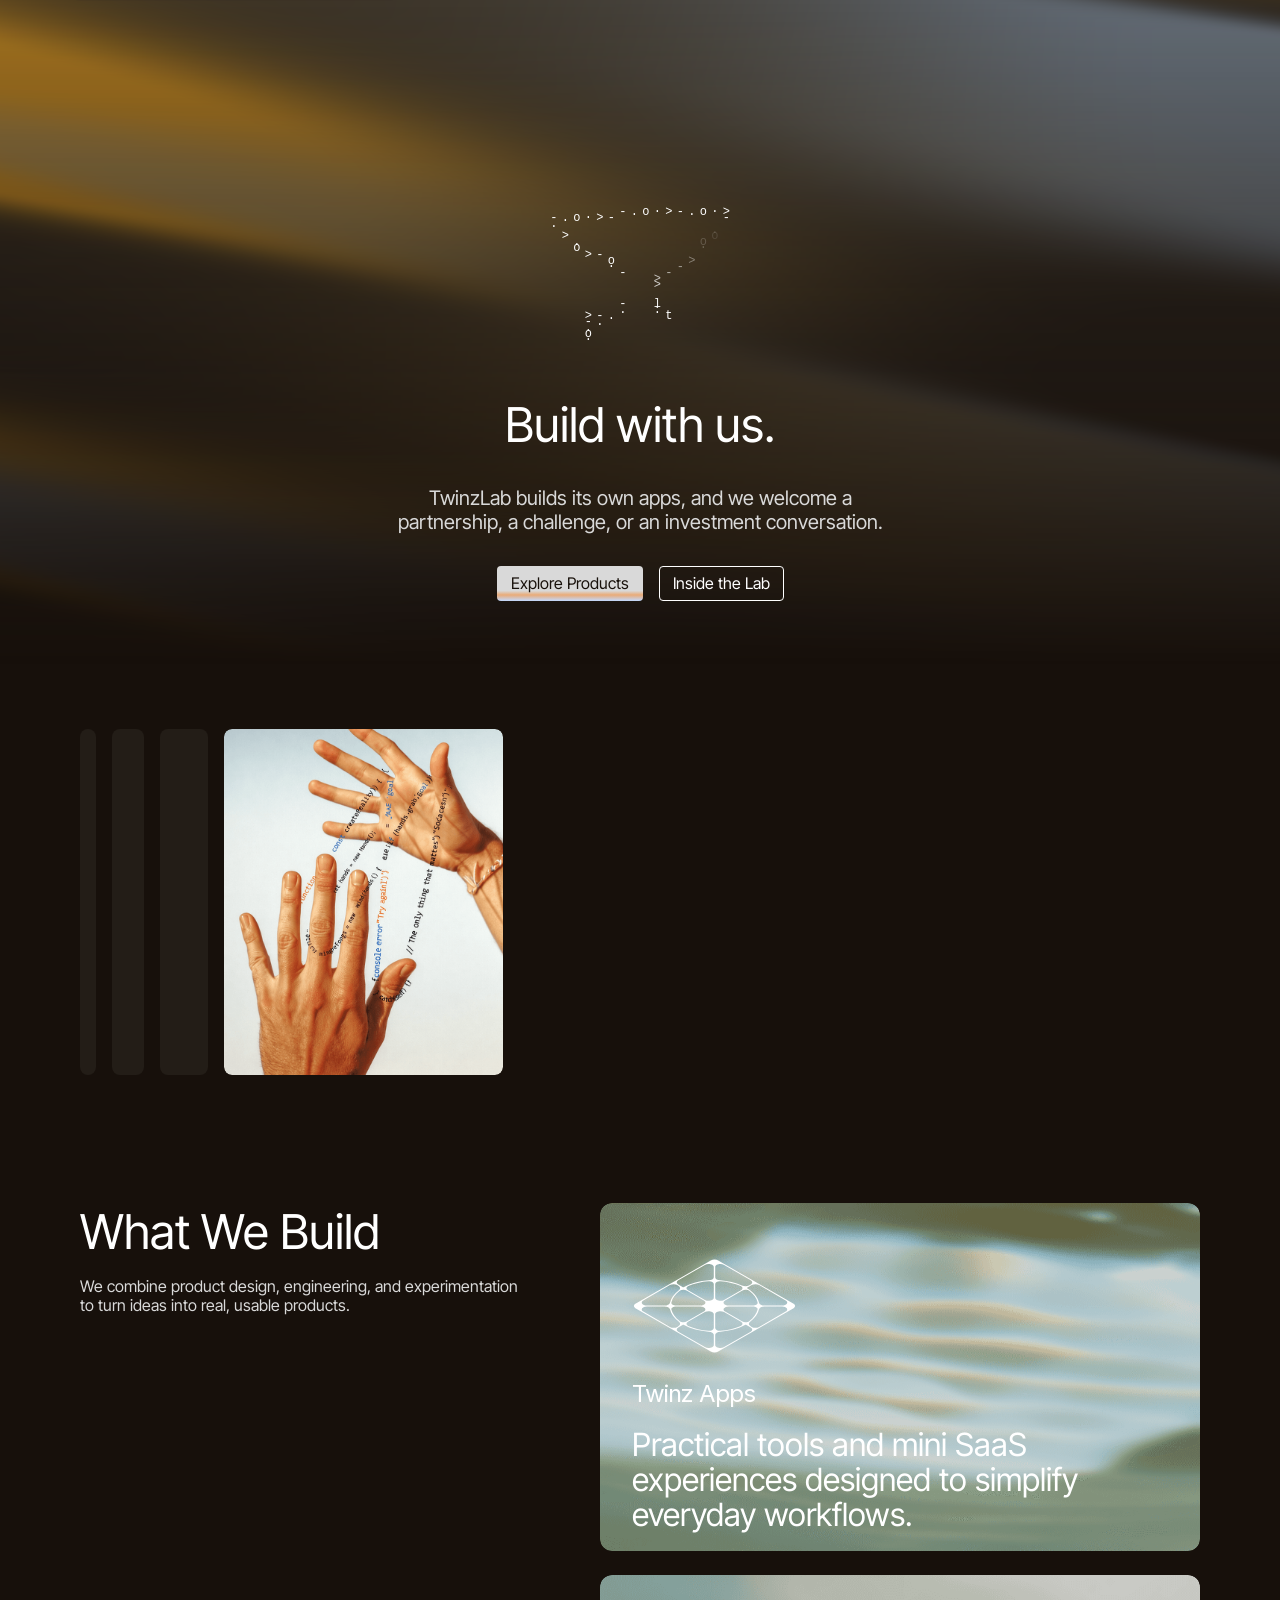
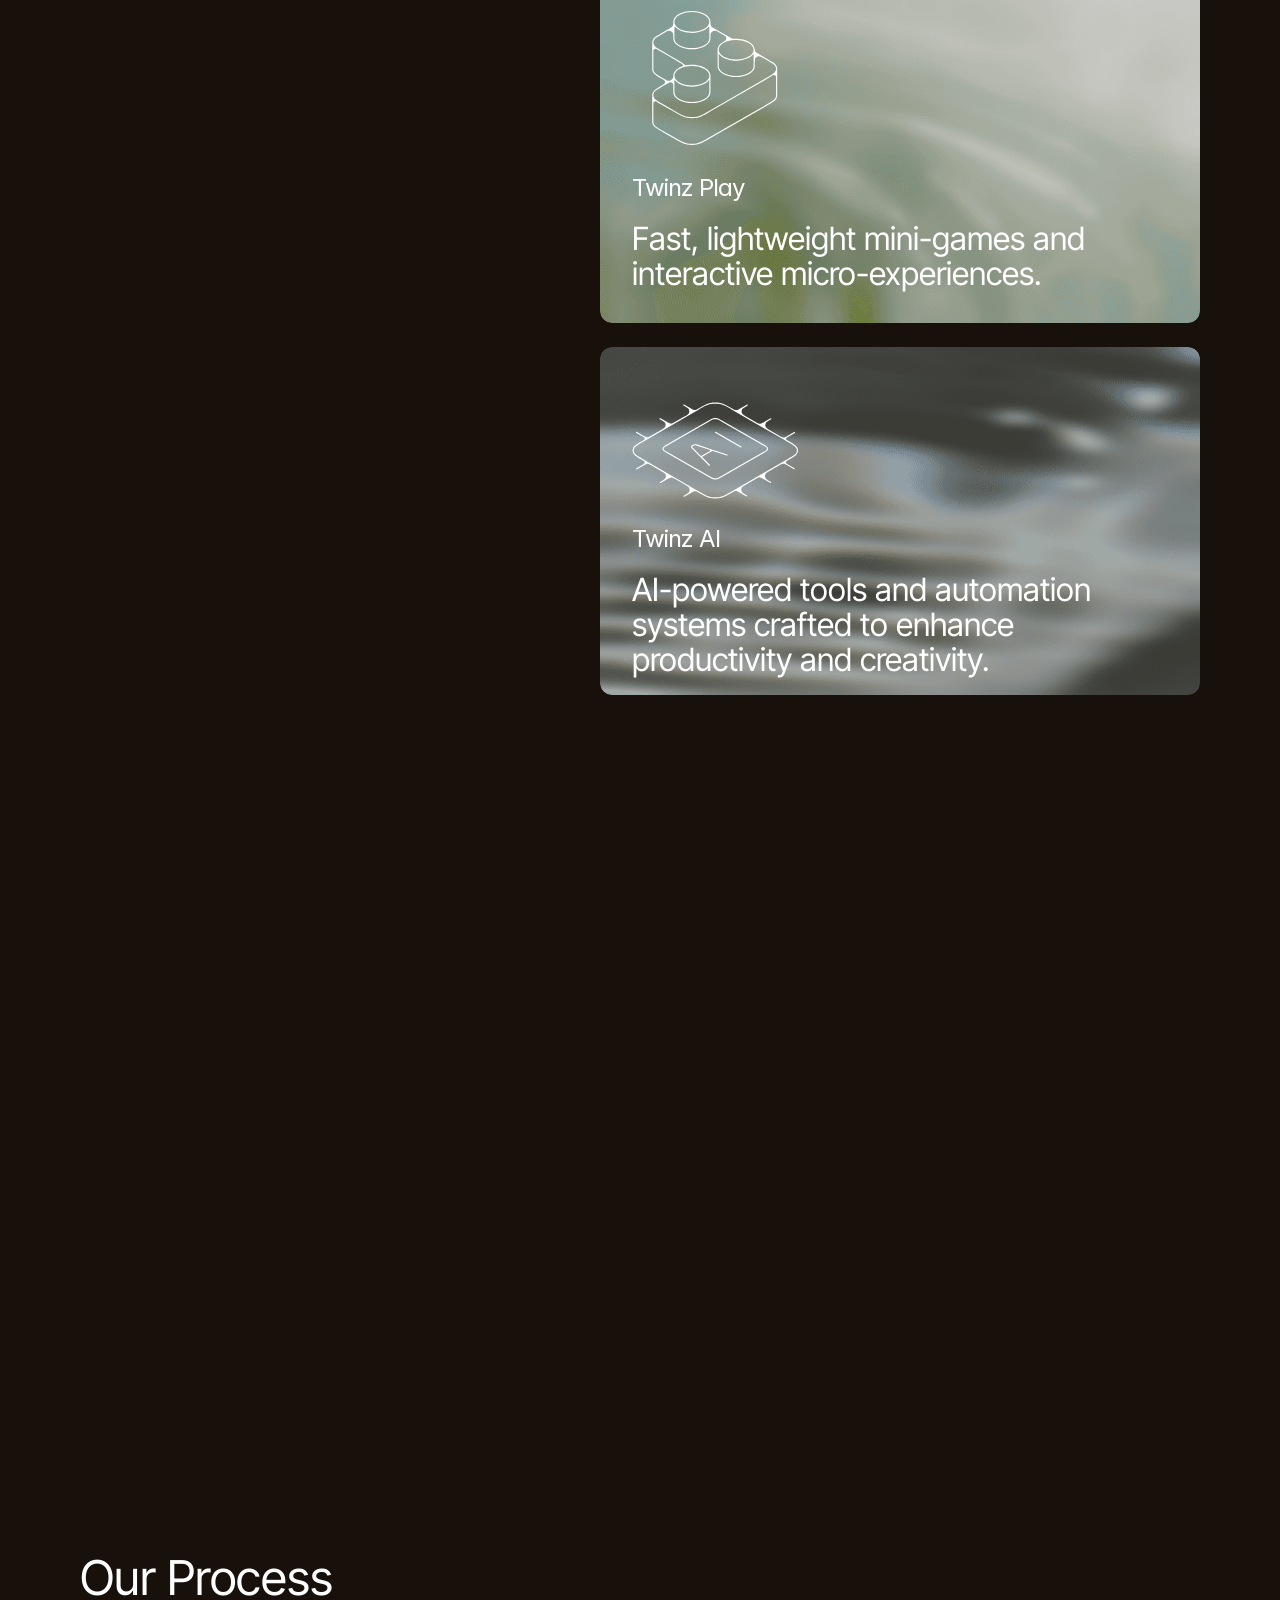
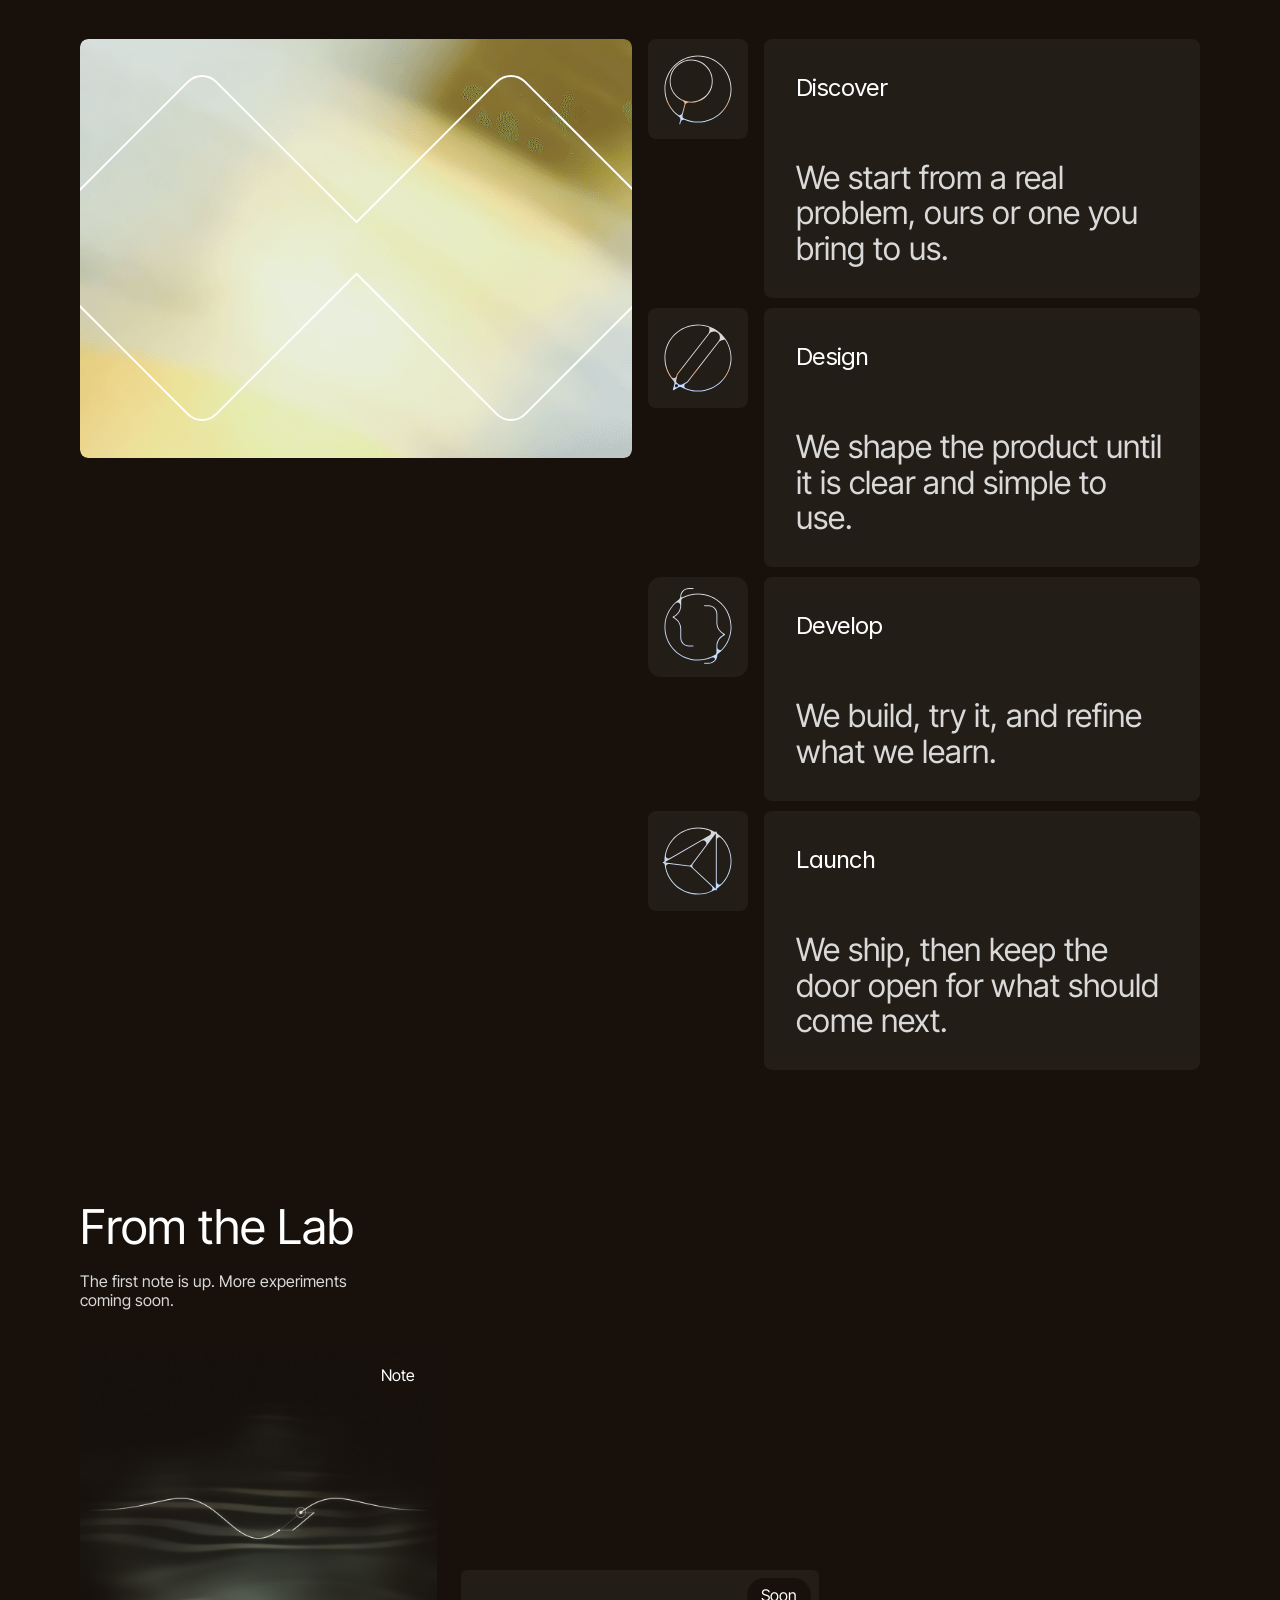
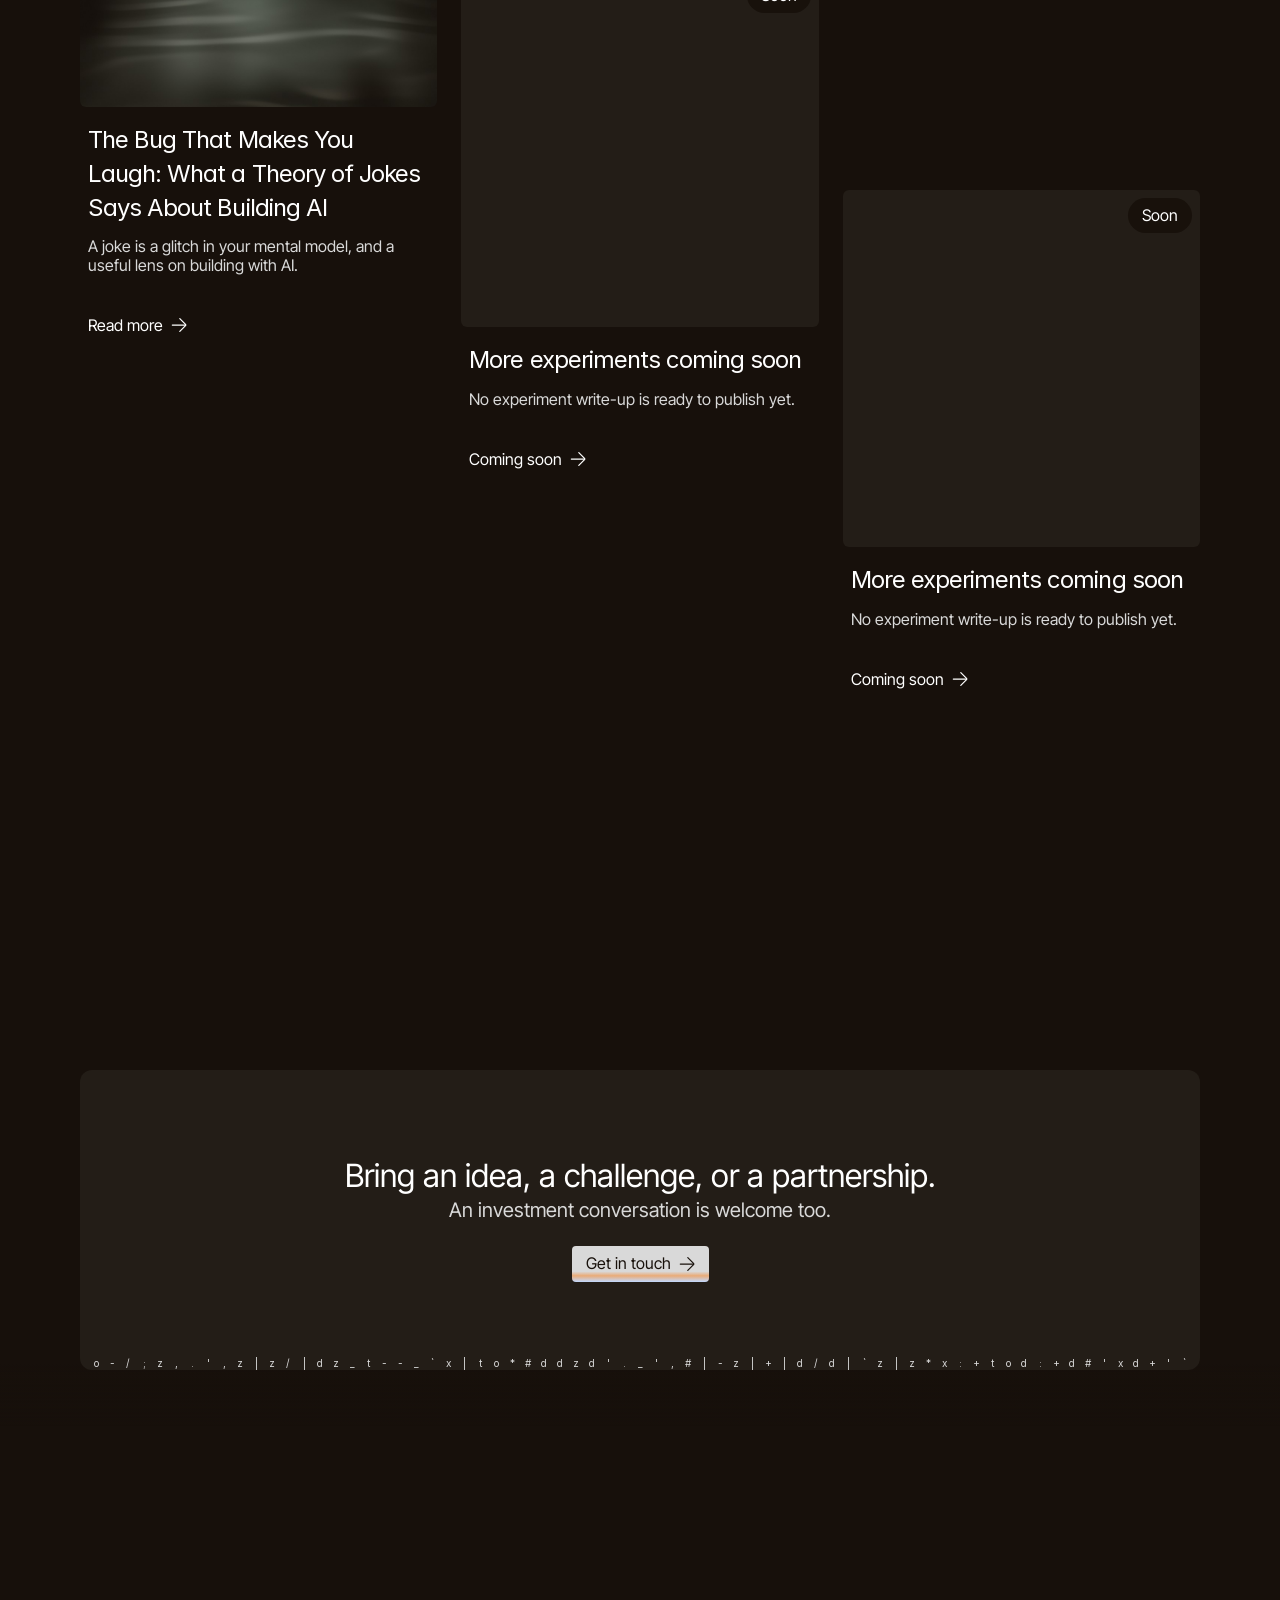
<file: index.html>
<!doctype html>
<!-- Published Sep 22, 2026, 1:39 PM UTC -->
<html dir="ltr">
<head><script>(function(){var p=location.pathname;if(p.endsWith("/index.html")){history.replaceState(null,"",p.slice(0,-10))}})()</script><script>(function(){document.addEventListener("click",function(e){if(e.defaultPrevented||e.button!==0||e.metaKey||e.ctrlKey||e.shiftKey||e.altKey)return;var a=e.target&&e.target.closest?e.target.closest("a[href]"):null;if(!a)return;if(a.target&&a.target!=="_self")return;if(a.hasAttribute("download"))return;var href=a.getAttribute("href")||"";if(href.charAt(0)==="#")return;var u;try{u=new URL(a.href,location.href)}catch(err){return}if(u.origin!==location.origin)return;if(u.pathname===location.pathname&&u.hash)return;e.preventDefault();e.stopPropagation();location.assign(u.href)},true)})()</script><script>(function(){var M={"/sites/4wbC1HUnDVL6GYLCfaNijD/searchIndex-DEfCXdky0Uv3.json":"assets/framerusercontent.com/sites/4wbC1HUnDVL6GYLCfaNijD/searchIndex-DEfCXdky0Uv3.json","/sites/4wbC1HUnDVL6GYLCfaNijD/searchIndex-TkpOKrHtNekf.json":"assets/framerusercontent.com/sites/4wbC1HUnDVL6GYLCfaNijD/searchIndex-TkpOKrHtNekf.json","/sites/icons/default-favicon-light.v1.png":"assets/icons/favicon-32.png","/sites/icons/default-favicon-dark.v1.png":"assets/icons/favicon-32.png","/sites/icons/default-touch-icon.v3.png":"assets/icons/apple-touch-icon.png","/assets/5vvr9Vy74if2I6bQbJvbw7SY1pQ.woff2":"assets/framerusercontent.com/assets/5vvr9Vy74if2I6bQbJvbw7SY1pQ.woff2","/assets/EOr0mi4hNtlgWNn9if640EZzXCo.woff2":"assets/framerusercontent.com/assets/EOr0mi4hNtlgWNn9if640EZzXCo.woff2","/assets/Y9k9QrlZAqio88Klkmbd8VoMQc.woff2":"assets/framerusercontent.com/assets/Y9k9QrlZAqio88Klkmbd8VoMQc.woff2","/assets/OYrD2tBIBPvoJXiIHnLoOXnY9M.woff2":"assets/framerusercontent.com/assets/OYrD2tBIBPvoJXiIHnLoOXnY9M.woff2","/assets/JeYwfuaPfZHQhEG8U5gtPDZ7WQ.woff2":"assets/framerusercontent.com/assets/JeYwfuaPfZHQhEG8U5gtPDZ7WQ.woff2","/assets/GrgcKwrN6d3Uz8EwcLHZxwEfC4.woff2":"assets/framerusercontent.com/assets/GrgcKwrN6d3Uz8EwcLHZxwEfC4.woff2","/assets/b6Y37FthZeALduNqHicBT6FutY.woff2":"assets/framerusercontent.com/assets/b6Y37FthZeALduNqHicBT6FutY.woff2","/assets/DpPBYI0sL4fYLgAkX8KXOPVt7c.woff2":"assets/framerusercontent.com/assets/DpPBYI0sL4fYLgAkX8KXOPVt7c.woff2","/assets/4RAEQdEOrcnDkhHiiCbJOw92Lk.woff2":"assets/framerusercontent.com/assets/4RAEQdEOrcnDkhHiiCbJOw92Lk.woff2","/assets/1K3W8DizY3v4emK8Mb08YHxTbs.woff2":"assets/framerusercontent.com/assets/1K3W8DizY3v4emK8Mb08YHxTbs.woff2","/assets/tUSCtfYVM1I1IchuyCwz9gDdQ.woff2":"assets/framerusercontent.com/assets/tUSCtfYVM1I1IchuyCwz9gDdQ.woff2","/assets/VgYFWiwsAC5OYxAycRXXvhze58.woff2":"assets/framerusercontent.com/assets/VgYFWiwsAC5OYxAycRXXvhze58.woff2","/assets/syRNPWzAMIrcJ3wIlPIP43KjQs.woff2":"assets/framerusercontent.com/assets/syRNPWzAMIrcJ3wIlPIP43KjQs.woff2","/assets/GIryZETIX4IFypco5pYZONKhJIo.woff2":"assets/framerusercontent.com/assets/GIryZETIX4IFypco5pYZONKhJIo.woff2","/assets/H89BbHkbHDzlxZzxi8uPzTsp90.woff2":"assets/framerusercontent.com/assets/H89BbHkbHDzlxZzxi8uPzTsp90.woff2","/assets/u6gJwDuwB143kpNK1T1MDKDWkMc.woff2":"assets/framerusercontent.com/assets/u6gJwDuwB143kpNK1T1MDKDWkMc.woff2","/assets/43sJ6MfOPh1LCJt46OvyDuSbA6o.woff2":"assets/framerusercontent.com/assets/43sJ6MfOPh1LCJt46OvyDuSbA6o.woff2","/assets/wccHG0r4gBDAIRhfHiOlq6oEkqw.woff2":"assets/framerusercontent.com/assets/wccHG0r4gBDAIRhfHiOlq6oEkqw.woff2","/assets/WZ367JPwf9bRW6LdTHN8rXgSjw.woff2":"assets/framerusercontent.com/assets/WZ367JPwf9bRW6LdTHN8rXgSjw.woff2","/assets/ia3uin3hQWqDrVloC1zEtYHWw.woff2":"assets/framerusercontent.com/assets/ia3uin3hQWqDrVloC1zEtYHWw.woff2","/assets/2A4Xx7CngadFGlVV4xrO06OBHY.woff2":"assets/framerusercontent.com/assets/2A4Xx7CngadFGlVV4xrO06OBHY.woff2","/assets/CfMzU8w2e7tHgF4T4rATMPuWosA.woff2":"assets/framerusercontent.com/assets/CfMzU8w2e7tHgF4T4rATMPuWosA.woff2","/assets/867QObYax8ANsfX4TGEVU9YiCM.woff2":"assets/framerusercontent.com/assets/867QObYax8ANsfX4TGEVU9YiCM.woff2","/assets/Oyn2ZbENFdnW7mt2Lzjk1h9Zb9k.woff2":"assets/framerusercontent.com/assets/Oyn2ZbENFdnW7mt2Lzjk1h9Zb9k.woff2","/assets/cdAe8hgZ1cMyLu9g005pAW3xMo.woff2":"assets/framerusercontent.com/assets/cdAe8hgZ1cMyLu9g005pAW3xMo.woff2","/assets/DOfvtmE1UplCq161m6Hj8CSQYg.woff2":"assets/framerusercontent.com/assets/DOfvtmE1UplCq161m6Hj8CSQYg.woff2","/assets/pKRFNWFoZl77qYCAIp84lN1h944.woff2":"assets/framerusercontent.com/assets/pKRFNWFoZl77qYCAIp84lN1h944.woff2","/assets/tKtBcDnBMevsEEJKdNGhhkLzYo.woff2":"assets/framerusercontent.com/assets/tKtBcDnBMevsEEJKdNGhhkLzYo.woff2","/images/5wNTXuzFxrzH948E1qX2FNXw.png?scale-down-to=1024&width=1024&height=1404":"assets/framerusercontent.com/images/5wNTXuzFxrzH948E1qX2FNXw.1wlte4w.png","/images/5wNTXuzFxrzH948E1qX2FNXw.png?width=1024&height=1404":"assets/framerusercontent.com/images/5wNTXuzFxrzH948E1qX2FNXw.0gxhl1z.png","/images/OWvAUBBB8qptyC9zyq5FvfxpHk.png?scale-down-to=1024&width=1764&height=2376":"assets/framerusercontent.com/images/OWvAUBBB8qptyC9zyq5FvfxpHk.0em82hq.png","/images/OWvAUBBB8qptyC9zyq5FvfxpHk.png?scale-down-to=2048&width=1764&height=2376":"assets/framerusercontent.com/images/OWvAUBBB8qptyC9zyq5FvfxpHk.1tldzgt.png","/images/OWvAUBBB8qptyC9zyq5FvfxpHk.png?width=1764&height=2376":"assets/framerusercontent.com/images/OWvAUBBB8qptyC9zyq5FvfxpHk.0wchnkd.png","/images/ERl4FbIK9Zc9DdUWeg5PBvwyXkI.png?scale-down-to=1024&width=1472&height=1962":"assets/framerusercontent.com/images/ERl4FbIK9Zc9DdUWeg5PBvwyXkI.02rko28.png","/images/ERl4FbIK9Zc9DdUWeg5PBvwyXkI.png?width=1472&height=1962":"assets/framerusercontent.com/images/ERl4FbIK9Zc9DdUWeg5PBvwyXkI.18v604f.png","/images/EPMXEtXcnyPih3tSHgm97QY.png?scale-down-to=1024&width=736&height=1084":"assets/framerusercontent.com/images/EPMXEtXcnyPih3tSHgm97QY.0llhbxj.png","/images/EPMXEtXcnyPih3tSHgm97QY.png?width=736&height=1084":"assets/framerusercontent.com/images/EPMXEtXcnyPih3tSHgm97QY.0uju136.png","/images/VhEu9cf5LpciwH732bDtwPgPrU.png?width=736&height=981":"assets/framerusercontent.com/images/VhEu9cf5LpciwH732bDtwPgPrU.0of8tct.png","/sites/4wbC1HUnDVL6GYLCfaNijD/rolldown-runtime.Dh6celcD.mjs":"assets/framerusercontent.com/sites/4wbC1HUnDVL6GYLCfaNijD/rolldown-runtime.Dh6celcD.mjs","/sites/4wbC1HUnDVL6GYLCfaNijD/react.D20wc1Tc.mjs":"assets/framerusercontent.com/sites/4wbC1HUnDVL6GYLCfaNijD/react.D20wc1Tc.mjs","/sites/4wbC1HUnDVL6GYLCfaNijD/motion.D6FgqyJb.mjs":"assets/framerusercontent.com/sites/4wbC1HUnDVL6GYLCfaNijD/motion.D6FgqyJb.mjs","/sites/4wbC1HUnDVL6GYLCfaNijD/framer.CGkvXhO0.mjs":"assets/framerusercontent.com/sites/4wbC1HUnDVL6GYLCfaNijD/framer.CGkvXhO0.mjs","/sites/4wbC1HUnDVL6GYLCfaNijD/xzZh76NOK.J_AKAmdp.mjs":"assets/framerusercontent.com/sites/4wbC1HUnDVL6GYLCfaNijD/xzZh76NOK.J_AKAmdp.mjs","/sites/4wbC1HUnDVL6GYLCfaNijD/ZLixWQHwXAzILUA89WILtxq3lKpxb36SN2ptjePSkAs.Dlw_FQaN.mjs":"assets/framerusercontent.com/sites/4wbC1HUnDVL6GYLCfaNijD/ZLixWQHwXAzILUA89WILtxq3lKpxb36SN2ptjePSkAs.Dlw_FQaN.mjs","/sites/4wbC1HUnDVL6GYLCfaNijD/I5DkO70SubCGeDmUZuynrx3pKRND2GYQriDfxC1imHc.FEQmywUn.mjs":"assets/framerusercontent.com/sites/4wbC1HUnDVL6GYLCfaNijD/I5DkO70SubCGeDmUZuynrx3pKRND2GYQriDfxC1imHc.FEQmywUn.mjs","/sites/4wbC1HUnDVL6GYLCfaNijD/shared-lib.D8apzt1x.mjs":"assets/framerusercontent.com/sites/4wbC1HUnDVL6GYLCfaNijD/shared-lib.D8apzt1x.mjs","/sites/4wbC1HUnDVL6GYLCfaNijD/script_main.D2LobRky.mjs":"assets/framerusercontent.com/sites/4wbC1HUnDVL6GYLCfaNijD/script_main.D2LobRky.mjs","/images/KHJXcSHR1XXawvB3GiOoln4n9Fg.jpg?scale-down-to=512&width=4565&height=3888":"assets/framerusercontent.com/images/KHJXcSHR1XXawvB3GiOoln4n9Fg.114qk3i.jpg","/images/KHJXcSHR1XXawvB3GiOoln4n9Fg.jpg?scale-down-to=1024&width=4565&height=3888":"assets/framerusercontent.com/images/KHJXcSHR1XXawvB3GiOoln4n9Fg.1frisy3.jpg","/images/KHJXcSHR1XXawvB3GiOoln4n9Fg.jpg?scale-down-to=2048&width=4565&height=3888":"assets/framerusercontent.com/images/KHJXcSHR1XXawvB3GiOoln4n9Fg.1rfb8ic.jpg","/images/KHJXcSHR1XXawvB3GiOoln4n9Fg.jpg?scale-down-to=4096&width=4565&height=3888":"assets/framerusercontent.com/images/KHJXcSHR1XXawvB3GiOoln4n9Fg.01gbidz.jpg","/images/KHJXcSHR1XXawvB3GiOoln4n9Fg.jpg?width=4565&height=3888":"assets/framerusercontent.com/images/KHJXcSHR1XXawvB3GiOoln4n9Fg.1f6i0lw.jpg","/images/eaGTdL1Y6fiZm7RNrpgyVO8Ymps.jpg?width=736&height=917":"assets/framerusercontent.com/images/eaGTdL1Y6fiZm7RNrpgyVO8Ymps.0mqmx3e.jpg","/images/xjnUozwBcroSgyqhO9rSPKg1Dr0.jpg?scale-down-to=1024&width=1024&height=1536":"assets/framerusercontent.com/images/xjnUozwBcroSgyqhO9rSPKg1Dr0.1rrmnwm.jpg","/images/xjnUozwBcroSgyqhO9rSPKg1Dr0.jpg?width=1024&height=1536":"assets/framerusercontent.com/images/xjnUozwBcroSgyqhO9rSPKg1Dr0.0mvmq25.jpg","/images/QKhuSh311lC3mo2hc5PMnQAW8.png?scale-down-to=512&width=680&height=204":"assets/framerusercontent.com/images/QKhuSh311lC3mo2hc5PMnQAW8.092t4qj.png","/images/QKhuSh311lC3mo2hc5PMnQAW8.png?width=680&height=204":"assets/framerusercontent.com/images/QKhuSh311lC3mo2hc5PMnQAW8.0h7b8pd.png","/images/z7F9FHd73S3X6SGNm0x5H7eoYw.png?scale-down-to=512&width=892&height=204":"assets/framerusercontent.com/images/z7F9FHd73S3X6SGNm0x5H7eoYw.0j57vyw.png","/images/z7F9FHd73S3X6SGNm0x5H7eoYw.png?width=892&height=204":"assets/framerusercontent.com/images/z7F9FHd73S3X6SGNm0x5H7eoYw.05p1p1q.png","/images/MU0E3fIcm0KokSLkuutqOMT08.png?scale-down-to=512&width=1304&height=204":"assets/framerusercontent.com/images/MU0E3fIcm0KokSLkuutqOMT08.0xk2aev.png","/images/MU0E3fIcm0KokSLkuutqOMT08.png?scale-down-to=1024&width=1304&height=204":"assets/framerusercontent.com/images/MU0E3fIcm0KokSLkuutqOMT08.193roc8.png","/images/MU0E3fIcm0KokSLkuutqOMT08.png?width=1304&height=204":"assets/framerusercontent.com/images/MU0E3fIcm0KokSLkuutqOMT08.07tkspt.png","/images/Y3r5aZluLj0QVBkmYgLyFoEXiM.png?scale-down-to=512&width=1868&height=204":"assets/framerusercontent.com/images/Y3r5aZluLj0QVBkmYgLyFoEXiM.1jn5c2u.png","/images/Y3r5aZluLj0QVBkmYgLyFoEXiM.png?scale-down-to=1024&width=1868&height=204":"assets/framerusercontent.com/images/Y3r5aZluLj0QVBkmYgLyFoEXiM.020kqzp.png","/images/Y3r5aZluLj0QVBkmYgLyFoEXiM.png?width=1868&height=204":"assets/framerusercontent.com/images/Y3r5aZluLj0QVBkmYgLyFoEXiM.0khj1e8.png","/sites/4wbC1HUnDVL6GYLCfaNijD/yx-adpuVsdGhmiLUv5Qkiuw-CXOUc0b5k-WM5rCk3ys.CzHPG6Rt.mjs":"assets/framerusercontent.com/sites/4wbC1HUnDVL6GYLCfaNijD/yx-adpuVsdGhmiLUv5Qkiuw-CXOUc0b5k-WM5rCk3ys.CzHPG6Rt.mjs","/sites/4wbC1HUnDVL6GYLCfaNijD/1KhtaoUybl6JUoy4-DUXr-lSAJliY13bCpWr3nDCOfA.BzdNgoCc.mjs":"assets/framerusercontent.com/sites/4wbC1HUnDVL6GYLCfaNijD/1KhtaoUybl6JUoy4-DUXr-lSAJliY13bCpWr3nDCOfA.BzdNgoCc.mjs","/images/QR7y9eZA7mXlIO7C2ukEv0els.png?width=320&height=140":"assets/framerusercontent.com/images/QR7y9eZA7mXlIO7C2ukEv0els.1p74yqr.png","/images/4vOIkVjZtxWl6L2eE4Z4jc2DVCQ.png?scale-down-to=512&width=3600&height=897":"assets/framerusercontent.com/images/4vOIkVjZtxWl6L2eE4Z4jc2DVCQ.0kim7qm.png","/images/4vOIkVjZtxWl6L2eE4Z4jc2DVCQ.png?scale-down-to=1024&width=3600&height=897":"assets/framerusercontent.com/images/4vOIkVjZtxWl6L2eE4Z4jc2DVCQ.134p5dp.png","/images/4vOIkVjZtxWl6L2eE4Z4jc2DVCQ.png?scale-down-to=2048&width=3600&height=897":"assets/framerusercontent.com/images/4vOIkVjZtxWl6L2eE4Z4jc2DVCQ.0c0hsec.png","/images/4vOIkVjZtxWl6L2eE4Z4jc2DVCQ.png?width=3600&height=897":"assets/framerusercontent.com/images/4vOIkVjZtxWl6L2eE4Z4jc2DVCQ.07rbw3o.png","/sites/4wbC1HUnDVL6GYLCfaNijD/uNvUQUH_e3dat3doMjg_o-CO4P2Upe6IZkOJm8uCeo4.De5xg7Hn.mjs":"assets/framerusercontent.com/sites/4wbC1HUnDVL6GYLCfaNijD/uNvUQUH_e3dat3doMjg_o-CO4P2Upe6IZkOJm8uCeo4.De5xg7Hn.mjs","/sites/4wbC1HUnDVL6GYLCfaNijD/j_SdNZuQIHwcej-mAOCZB7Q4xnfhj-zTPuNJLC5btBc.D-N9AhjI.mjs":"assets/framerusercontent.com/sites/4wbC1HUnDVL6GYLCfaNijD/j_SdNZuQIHwcej-mAOCZB7Q4xnfhj-zTPuNJLC5btBc.D-N9AhjI.mjs","/sites/4wbC1HUnDVL6GYLCfaNijD/SitesNotFoundPage.js@1.4.DkVKB536.mjs":"assets/framerusercontent.com/sites/4wbC1HUnDVL6GYLCfaNijD/SitesNotFoundPage.js@1.4.DkVKB536.mjs","/sites/4wbC1HUnDVL6GYLCfaNijD/b3JZbrpKtKMZL63x2leUXwRHgidARb05pHdFHGCvyjw.wFUEeHC7.mjs":"assets/framerusercontent.com/sites/4wbC1HUnDVL6GYLCfaNijD/b3JZbrpKtKMZL63x2leUXwRHgidARb05pHdFHGCvyjw.wFUEeHC7.mjs","/sites/4wbC1HUnDVL6GYLCfaNijD/J1LWJOD1Qg_o5rItbz2DgygRxRinIbIrnioXYkrONco.BD6dFGHl.mjs":"assets/framerusercontent.com/sites/4wbC1HUnDVL6GYLCfaNijD/J1LWJOD1Qg_o5rItbz2DgygRxRinIbIrnioXYkrONco.BD6dFGHl.mjs","/sites/4wbC1HUnDVL6GYLCfaNijD/boDAYvS3__SkcRCdf0CEQhrtyOOKi3ow46GD-LLVPCc.BcNb0lKg.mjs":"assets/framerusercontent.com/sites/4wbC1HUnDVL6GYLCfaNijD/boDAYvS3__SkcRCdf0CEQhrtyOOKi3ow46GD-LLVPCc.BcNb0lKg.mjs","/sites/4wbC1HUnDVL6GYLCfaNijD/PX9hIOIVM.DqUuWrHf.mjs":"assets/framerusercontent.com/sites/4wbC1HUnDVL6GYLCfaNijD/PX9hIOIVM.DqUuWrHf.mjs","/images/9VwT053xK0dqx3RWzJm9EDi90o.png?scale-down-to=1200&width=2400&height=1330":"assets/framerusercontent.com/images/9VwT053xK0dqx3RWzJm9EDi90o.1eb8a1b.png","/assets/hyOgCu0Xnghbimh0pE8QTvtt2AU.woff2":"assets/framerusercontent.com/assets/hyOgCu0Xnghbimh0pE8QTvtt2AU.woff2","/assets/NeGmSOXrPBfEFIy5YZeHq17LEDA.woff2":"assets/framerusercontent.com/assets/NeGmSOXrPBfEFIy5YZeHq17LEDA.woff2","/assets/oYaAX5himiTPYuN8vLWnqBbfD2s.woff2":"assets/framerusercontent.com/assets/oYaAX5himiTPYuN8vLWnqBbfD2s.woff2","/assets/lEJLP4R0yuCaMCjSXYHtJw72M.woff2":"assets/framerusercontent.com/assets/lEJLP4R0yuCaMCjSXYHtJw72M.woff2","/assets/cRJyLNuTJR5jbyKzGi33wU9cqIQ.woff2":"assets/framerusercontent.com/assets/cRJyLNuTJR5jbyKzGi33wU9cqIQ.woff2","/assets/1ZFS7N918ojhhd0nQWdj3jz4w.woff2":"assets/framerusercontent.com/assets/1ZFS7N918ojhhd0nQWdj3jz4w.woff2","/assets/A0Wcc7NgXMjUuFdquHDrIZpzZw0.woff2":"assets/framerusercontent.com/assets/A0Wcc7NgXMjUuFdquHDrIZpzZw0.woff2","/assets/5A3Ce6C9YYmCjpQx9M4inSaKU.woff2":"assets/framerusercontent.com/assets/5A3Ce6C9YYmCjpQx9M4inSaKU.woff2","/assets/Qx95Xyt0Ka3SGhinnbXIGpEIyP4.woff2":"assets/framerusercontent.com/assets/Qx95Xyt0Ka3SGhinnbXIGpEIyP4.woff2","/assets/6mJuEAguuIuMog10gGvH5d3cl8.woff2":"assets/framerusercontent.com/assets/6mJuEAguuIuMog10gGvH5d3cl8.woff2","/assets/xYYWaj7wCU5zSQH0eXvSaS19wo.woff2":"assets/framerusercontent.com/assets/xYYWaj7wCU5zSQH0eXvSaS19wo.woff2","/assets/otTaNuNpVK4RbdlT7zDDdKvQBA.woff2":"assets/framerusercontent.com/assets/otTaNuNpVK4RbdlT7zDDdKvQBA.woff2","/assets/d3tHnaQIAeqiE5hGcRw4mmgWYU.woff2":"assets/framerusercontent.com/assets/d3tHnaQIAeqiE5hGcRw4mmgWYU.woff2","/assets/DolVirEGb34pEXEp8t8FQBSK4.woff2":"assets/framerusercontent.com/assets/DolVirEGb34pEXEp8t8FQBSK4.woff2","/sites/4wbC1HUnDVL6GYLCfaNijD/KZCRndFLsnLVmtqi7Gs1UKajO-Lr1V7UmagVHfqpmbQ.FDPvFhW1.mjs":"assets/framerusercontent.com/sites/4wbC1HUnDVL6GYLCfaNijD/KZCRndFLsnLVmtqi7Gs1UKajO-Lr1V7UmagVHfqpmbQ.FDPvFhW1.mjs","/sites/4wbC1HUnDVL6GYLCfaNijD/sc61x67TYZyfcAB7CQElZIOFn81OvCzG684wFYKUl3U.x6xCcy_d.mjs":"assets/framerusercontent.com/sites/4wbC1HUnDVL6GYLCfaNijD/sc61x67TYZyfcAB7CQElZIOFn81OvCzG684wFYKUl3U.x6xCcy_d.mjs","/third-party-assets/fontshare/":"assets/framerusercontent.com/third-party-assets/fontshare/index","/sites/4wbC1HUnDVL6GYLCfaNijD/google-YSYBFRE6.BZ57zP5h.mjs":"assets/framerusercontent.com/sites/4wbC1HUnDVL6GYLCfaNijD/google-YSYBFRE6.BZ57zP5h.mjs","/sites/4wbC1HUnDVL6GYLCfaNijD/fontshare-TIA7QUPT.CjCmvCKY.mjs":"assets/framerusercontent.com/sites/4wbC1HUnDVL6GYLCfaNijD/fontshare-TIA7QUPT.CjCmvCKY.mjs","/sites/4wbC1HUnDVL6GYLCfaNijD/google-H6SFY4F5.5HW9yzMR.mjs":"assets/framerusercontent.com/sites/4wbC1HUnDVL6GYLCfaNijD/google-H6SFY4F5.5HW9yzMR.mjs","/sites/4wbC1HUnDVL6GYLCfaNijD/fontshare-PZLWRK4B.CuFl42Lb.mjs":"assets/framerusercontent.com/sites/4wbC1HUnDVL6GYLCfaNijD/fontshare-PZLWRK4B.CuFl42Lb.mjs","/sites/4wbC1HUnDVL6GYLCfaNijD/framer-font-RD2SUPQH.BV4yRwNx.mjs":"assets/framerusercontent.com/sites/4wbC1HUnDVL6GYLCfaNijD/framer-font-RD2SUPQH.BV4yRwNx.mjs","/sites/4wbC1HUnDVL6GYLCfaNijD/google-EGNT223R.4Zga1324.mjs":"assets/framerusercontent.com/sites/4wbC1HUnDVL6GYLCfaNijD/google-EGNT223R.4Zga1324.mjs","/sites/4wbC1HUnDVL6GYLCfaNijD/fontshare-SXU5BGFE.DwUZJPwH.mjs":"assets/framerusercontent.com/sites/4wbC1HUnDVL6GYLCfaNijD/fontshare-SXU5BGFE.DwUZJPwH.mjs","/chunk-BAHUFDKX.mjs":"assets/app.framerstatic.com/chunk-BAHUFDKX.mjs","/chunk-6W2K2MOG.mjs":"assets/app.framerstatic.com/chunk-6W2K2MOG.mjs","/editorbar.PARCUZAY.mjs":"assets/app.framerstatic.com/editorbar.PARCUZAY.mjs","/chunk-WLHSDIGQ.mjs":"assets/app.framerstatic.com/chunk-WLHSDIGQ.mjs","/chunk-YRQ7G4QH.mjs":"assets/app.framerstatic.com/chunk-YRQ7G4QH.mjs","/chunk-WOEOGJ2W.mjs":"assets/app.framerstatic.com/chunk-WOEOGJ2W.mjs","/editorbar.T7C3RN3O.css":"assets/app.framerstatic.com/editorbar.T7C3RN3O.css","/EditButton-JSBAOQB4.mjs":"assets/app.framerstatic.com/EditButton-JSBAOQB4.mjs","/render-IED2CVS4.mjs":"assets/app.framerstatic.com/render-IED2CVS4.mjs","/chunk-VDA3GRFX.mjs":"assets/app.framerstatic.com/chunk-VDA3GRFX.mjs","/chunk-E3YBISDV.mjs":"assets/app.framerstatic.com/chunk-E3YBISDV.mjs","/chunk-2H4MUVXX.mjs":"assets/app.framerstatic.com/chunk-2H4MUVXX.mjs","/chunk-GCE6XRE4.mjs":"assets/app.framerstatic.com/chunk-GCE6XRE4.mjs","/chunk-FN4UUVUF.mjs":"assets/app.framerstatic.com/chunk-FN4UUVUF.mjs","/chunk-ROHJYNPZ.mjs":"assets/app.framerstatic.com/chunk-ROHJYNPZ.mjs","/chunk-W66X7GVB.mjs":"assets/app.framerstatic.com/chunk-W66X7GVB.mjs","/chunk-OBLCCTWZ.mjs":"assets/app.framerstatic.com/chunk-OBLCCTWZ.mjs","/chunk-SCCCCPCG.mjs":"assets/app.framerstatic.com/chunk-SCCCCPCG.mjs","/chunk-ASUY6MBG.mjs":"assets/app.framerstatic.com/chunk-ASUY6MBG.mjs","/chunk-UNTH6S73.mjs":"assets/app.framerstatic.com/chunk-UNTH6S73.mjs","/chunk-YE4QPCYK.mjs":"assets/app.framerstatic.com/chunk-YE4QPCYK.mjs","/chunk-EDICM4ZE.mjs":"assets/app.framerstatic.com/chunk-EDICM4ZE.mjs","/chunk-GM6ZIJO3.mjs":"assets/app.framerstatic.com/chunk-GM6ZIJO3.mjs","/chunk-OBFX54BM.mjs":"assets/app.framerstatic.com/chunk-OBFX54BM.mjs","/chunk-5C7X4FEK.mjs":"assets/app.framerstatic.com/chunk-5C7X4FEK.mjs","/chunk-J5DVQA32.mjs":"assets/app.framerstatic.com/chunk-J5DVQA32.mjs","/chunk-MTT6DWBN.mjs":"assets/app.framerstatic.com/chunk-MTT6DWBN.mjs","/chunk-4MZFSIH2.mjs":"assets/app.framerstatic.com/chunk-4MZFSIH2.mjs","/chunk-PI4LEFBH.mjs":"assets/app.framerstatic.com/chunk-PI4LEFBH.mjs","/chunk-FIJLBKPU.mjs":"assets/app.framerstatic.com/chunk-FIJLBKPU.mjs","/chunk-Z6VUQ3QJ.mjs":"assets/app.framerstatic.com/chunk-Z6VUQ3QJ.mjs","/chunk-OMRVBBOI.mjs":"assets/app.framerstatic.com/chunk-OMRVBBOI.mjs","/chunk-ITWXP3Q5.mjs":"assets/app.framerstatic.com/chunk-ITWXP3Q5.mjs","/chunk-V3C5CSFI.mjs":"assets/app.framerstatic.com/chunk-V3C5CSFI.mjs","/chunk-5U4SUQEI.mjs":"assets/app.framerstatic.com/chunk-5U4SUQEI.mjs","/chunk-C5Y5YWSH.mjs":"assets/app.framerstatic.com/chunk-C5Y5YWSH.mjs","/chunk-THLXULOJ.mjs":"assets/app.framerstatic.com/chunk-THLXULOJ.mjs","/chunk-SAZULEG5.mjs":"assets/app.framerstatic.com/chunk-SAZULEG5.mjs","/chunk-SPWSWTND.mjs":"assets/app.framerstatic.com/chunk-SPWSWTND.mjs","/chunk-FLBG7PWI.mjs":"assets/app.framerstatic.com/chunk-FLBG7PWI.mjs","/chunk-LDRFGW2T.mjs":"assets/app.framerstatic.com/chunk-LDRFGW2T.mjs","/chunk-Z66WCEU2.mjs":"assets/app.framerstatic.com/chunk-Z66WCEU2.mjs","/chunk-73DCT4FW.mjs":"assets/app.framerstatic.com/chunk-73DCT4FW.mjs","/chunk-Q652OIYH.mjs":"assets/app.framerstatic.com/chunk-Q652OIYH.mjs","/chunk-L2QYKMOJ.mjs":"assets/app.framerstatic.com/chunk-L2QYKMOJ.mjs","/chunk-3UST277J.mjs":"assets/app.framerstatic.com/chunk-3UST277J.mjs","/chunk-SPYOA764.mjs":"assets/app.framerstatic.com/chunk-SPYOA764.mjs","/chunk-P2EHRTSW.mjs":"assets/app.framerstatic.com/chunk-P2EHRTSW.mjs","/chunk-TBIEYZSY.mjs":"assets/app.framerstatic.com/chunk-TBIEYZSY.mjs","/chunk-CQFDQWO5.mjs":"assets/app.framerstatic.com/chunk-CQFDQWO5.mjs","/chunk-HOW5W3JA.mjs":"assets/app.framerstatic.com/chunk-HOW5W3JA.mjs","/chunk-X4EYKLAQ.mjs":"assets/app.framerstatic.com/chunk-X4EYKLAQ.mjs","/chunk-QDBXEUMZ.mjs":"assets/app.framerstatic.com/chunk-QDBXEUMZ.mjs","/chunk-AYYBTPZU.mjs":"assets/app.framerstatic.com/chunk-AYYBTPZU.mjs","/chunk-NSRT2ZQH.mjs":"assets/app.framerstatic.com/chunk-NSRT2ZQH.mjs","/chunk-VBCXFFMV.mjs":"assets/app.framerstatic.com/chunk-VBCXFFMV.mjs","/chunk-UYIYJ4FN.mjs":"assets/app.framerstatic.com/chunk-UYIYJ4FN.mjs","/chunk-TAWBAA4D.mjs":"assets/app.framerstatic.com/chunk-TAWBAA4D.mjs","/chunk-T7NX2NGB.mjs":"assets/app.framerstatic.com/chunk-T7NX2NGB.mjs","/chunk-2XPBDQIU.mjs":"assets/app.framerstatic.com/chunk-2XPBDQIU.mjs","/chunk-XQYTUJYG.mjs":"assets/app.framerstatic.com/chunk-XQYTUJYG.mjs","/chunk-55TTHWOQ.mjs":"assets/app.framerstatic.com/chunk-55TTHWOQ.mjs","/chunk-JQQVRMNM.mjs":"assets/app.framerstatic.com/chunk-JQQVRMNM.mjs","/chunk-EZMDKA7N.mjs":"assets/app.framerstatic.com/chunk-EZMDKA7N.mjs","/chunk-P3P2Q75U.mjs":"assets/app.framerstatic.com/chunk-P3P2Q75U.mjs","/chunk-WQ2SFN3F.mjs":"assets/app.framerstatic.com/chunk-WQ2SFN3F.mjs","/chunk-XNZRDAH2.mjs":"assets/app.framerstatic.com/chunk-XNZRDAH2.mjs","/chunk-2TDYTTQ7.mjs":"assets/app.framerstatic.com/chunk-2TDYTTQ7.mjs","/chunk-ZHEXTBMH.mjs":"assets/app.framerstatic.com/chunk-ZHEXTBMH.mjs","/chunk-2OYYSC7Y.mjs":"assets/app.framerstatic.com/chunk-2OYYSC7Y.mjs","/chunk-XY5XQ5SR.mjs":"assets/app.framerstatic.com/chunk-XY5XQ5SR.mjs","/chunk-I46TPHMS.mjs":"assets/app.framerstatic.com/chunk-I46TPHMS.mjs","/chunk-FENFGJIW.mjs":"assets/app.framerstatic.com/chunk-FENFGJIW.mjs","/chunk-WFBCHK4S.mjs":"assets/app.framerstatic.com/chunk-WFBCHK4S.mjs","/chunk-HQMZV6DP.mjs":"assets/app.framerstatic.com/chunk-HQMZV6DP.mjs","/chunk-YGN7H5WF.mjs":"assets/app.framerstatic.com/chunk-YGN7H5WF.mjs","/chunk-SR2NVY3J.mjs":"assets/app.framerstatic.com/chunk-SR2NVY3J.mjs","/chunk-SFAGFBDE.mjs":"assets/app.framerstatic.com/chunk-SFAGFBDE.mjs","/chunk-WWAPNTNC.mjs":"assets/app.framerstatic.com/chunk-WWAPNTNC.mjs","/chunk-VL36AUXC.mjs":"assets/app.framerstatic.com/chunk-VL36AUXC.mjs","/chunk-7AUGB2CM.mjs":"assets/app.framerstatic.com/chunk-7AUGB2CM.mjs","/chunk-ZRYKVWJA.mjs":"assets/app.framerstatic.com/chunk-ZRYKVWJA.mjs","/chunk-G5MFIWCZ.mjs":"assets/app.framerstatic.com/chunk-G5MFIWCZ.mjs","/chunk-WPWSHZF5.mjs":"assets/app.framerstatic.com/chunk-WPWSHZF5.mjs","/chunk-YFZDEJ5H.mjs":"assets/app.framerstatic.com/chunk-YFZDEJ5H.mjs","/chunk-D3SZBJZX.mjs":"assets/app.framerstatic.com/chunk-D3SZBJZX.mjs","/chunk-2XVRQU4X.mjs":"assets/app.framerstatic.com/chunk-2XVRQU4X.mjs","/chunk-N2DJHBJE.mjs":"assets/app.framerstatic.com/chunk-N2DJHBJE.mjs","/chunk-XFC6OVIX.mjs":"assets/app.framerstatic.com/chunk-XFC6OVIX.mjs","/chunk-VNAJ22F5.mjs":"assets/app.framerstatic.com/chunk-VNAJ22F5.mjs","/chunk-Q3WX3LWW.mjs":"assets/app.framerstatic.com/chunk-Q3WX3LWW.mjs","/chunk-2Z4UPA7G.mjs":"assets/app.framerstatic.com/chunk-2Z4UPA7G.mjs","/chunk-FUMDHGSM.mjs":"assets/app.framerstatic.com/chunk-FUMDHGSM.mjs","/chunk-AZTPTJIU.mjs":"assets/app.framerstatic.com/chunk-AZTPTJIU.mjs","/chunk-3ZF63OSO.mjs":"assets/app.framerstatic.com/chunk-3ZF63OSO.mjs","/chunk-GMWPBMT2.mjs":"assets/app.framerstatic.com/chunk-GMWPBMT2.mjs","/chunk-CL6GX6H5.mjs":"assets/app.framerstatic.com/chunk-CL6GX6H5.mjs","/chunk-YY75G3LC.mjs":"assets/app.framerstatic.com/chunk-YY75G3LC.mjs","/chunk-BJIVG5HO.mjs":"assets/app.framerstatic.com/chunk-BJIVG5HO.mjs","/chunk-VDG2MPOQ.mjs":"assets/app.framerstatic.com/chunk-VDG2MPOQ.mjs","/chunk-4OXZBHRI.mjs":"assets/app.framerstatic.com/chunk-4OXZBHRI.mjs","/chunk-5Y36GTP3.mjs":"assets/app.framerstatic.com/chunk-5Y36GTP3.mjs","/chunk-FYUJQV6J.mjs":"assets/app.framerstatic.com/chunk-FYUJQV6J.mjs","/chunk-2BM47LJQ.mjs":"assets/app.framerstatic.com/chunk-2BM47LJQ.mjs","/chunk-PD3HCHCY.mjs":"assets/app.framerstatic.com/chunk-PD3HCHCY.mjs","/chunk-3J54CQAM.mjs":"assets/app.framerstatic.com/chunk-3J54CQAM.mjs","/chunk-P45QTZY6.mjs":"assets/app.framerstatic.com/chunk-P45QTZY6.mjs","/chunk-AYQKZXW6.mjs":"assets/app.framerstatic.com/chunk-AYQKZXW6.mjs","/chunk-VXLYYVOJ.mjs":"assets/app.framerstatic.com/chunk-VXLYYVOJ.mjs","/chunk-2YABGGH2.mjs":"assets/app.framerstatic.com/chunk-2YABGGH2.mjs","/chunk-7ZCOVLUS.mjs":"assets/app.framerstatic.com/chunk-7ZCOVLUS.mjs","/chunk-ANXOQHTL.mjs":"assets/app.framerstatic.com/chunk-ANXOQHTL.mjs","/chunk-LTEMP6RH.mjs":"assets/app.framerstatic.com/chunk-LTEMP6RH.mjs","/chunk-XYZPQWJL.mjs":"assets/app.framerstatic.com/chunk-XYZPQWJL.mjs","/chunk-HW4CRIQ3.mjs":"assets/app.framerstatic.com/chunk-HW4CRIQ3.mjs","/chunk-FUPTH5CC.mjs":"assets/app.framerstatic.com/chunk-FUPTH5CC.mjs","/chunk-47P32JLD.mjs":"assets/app.framerstatic.com/chunk-47P32JLD.mjs","/chunk-SYL6OKHD.mjs":"assets/app.framerstatic.com/chunk-SYL6OKHD.mjs","/chunk-OGQCKB6U.mjs":"assets/app.framerstatic.com/chunk-OGQCKB6U.mjs","/chunk-FLVO4WJT.mjs":"assets/app.framerstatic.com/chunk-FLVO4WJT.mjs","/chunk-4WXXSAR6.mjs":"assets/app.framerstatic.com/chunk-4WXXSAR6.mjs","/chunk-ZKCTCDT7.mjs":"assets/app.framerstatic.com/chunk-ZKCTCDT7.mjs","/chunk-K6L5GVTR.mjs":"assets/app.framerstatic.com/chunk-K6L5GVTR.mjs","/chunk-ZMTRWU6S.mjs":"assets/app.framerstatic.com/chunk-ZMTRWU6S.mjs","/chunk-4DZYYGMW.mjs":"assets/app.framerstatic.com/chunk-4DZYYGMW.mjs","/chunk-JOTEA4IC.mjs":"assets/app.framerstatic.com/chunk-JOTEA4IC.mjs","/chunk-VLGNAOWL.mjs":"assets/app.framerstatic.com/chunk-VLGNAOWL.mjs","/chunk-P6Q3LWLD.mjs":"assets/app.framerstatic.com/chunk-P6Q3LWLD.mjs","/chunk-3Q2X6TXS.mjs":"assets/app.framerstatic.com/chunk-3Q2X6TXS.mjs","/chunk-POPDNPJQ.mjs":"assets/app.framerstatic.com/chunk-POPDNPJQ.mjs","/chunk-TS24LVSZ.mjs":"assets/app.framerstatic.com/chunk-TS24LVSZ.mjs","/chunk-NKBHLXOY.mjs":"assets/app.framerstatic.com/chunk-NKBHLXOY.mjs","/chunk-3Q7ROSGO.mjs":"assets/app.framerstatic.com/chunk-3Q7ROSGO.mjs","/chunk-YQEVRFGW.mjs":"assets/app.framerstatic.com/chunk-YQEVRFGW.mjs","/chunk-AZXT5MI7.mjs":"assets/app.framerstatic.com/chunk-AZXT5MI7.mjs","/chunk-6VWSHGY2.mjs":"assets/app.framerstatic.com/chunk-6VWSHGY2.mjs","/chunk-DWEQS5LX.mjs":"assets/app.framerstatic.com/chunk-DWEQS5LX.mjs","/chunk-BJTPFQZ7.mjs":"assets/app.framerstatic.com/chunk-BJTPFQZ7.mjs","/chunk-7LRTGYQX.mjs":"assets/app.framerstatic.com/chunk-7LRTGYQX.mjs","/chunk-VD6KMVU6.mjs":"assets/app.framerstatic.com/chunk-VD6KMVU6.mjs","/chunk-FUQZY6JN.mjs":"assets/app.framerstatic.com/chunk-FUQZY6JN.mjs","/chunk-LGA6DRSR.mjs":"assets/app.framerstatic.com/chunk-LGA6DRSR.mjs","/chunk-4HRYW54D.mjs":"assets/app.framerstatic.com/chunk-4HRYW54D.mjs","/chunk-DMP2ZDLW.mjs":"assets/app.framerstatic.com/chunk-DMP2ZDLW.mjs","/chunk-EKYJNLIX.mjs":"assets/app.framerstatic.com/chunk-EKYJNLIX.mjs","/chunk-XVTPET7X.mjs":"assets/app.framerstatic.com/chunk-XVTPET7X.mjs","/chunk-HSXSG72K.mjs":"assets/app.framerstatic.com/chunk-HSXSG72K.mjs","/chunk-5ZFCTKOG.mjs":"assets/app.framerstatic.com/chunk-5ZFCTKOG.mjs","/chunk-IDTVCY65.mjs":"assets/app.framerstatic.com/chunk-IDTVCY65.mjs","/chunk-6US2BCGV.mjs":"assets/app.framerstatic.com/chunk-6US2BCGV.mjs","/chunk-YX57V7JF.mjs":"assets/app.framerstatic.com/chunk-YX57V7JF.mjs","/chunk-T7K6IZ6W.mjs":"assets/app.framerstatic.com/chunk-T7K6IZ6W.mjs","/chunk-SJ5ZASSS.mjs":"assets/app.framerstatic.com/chunk-SJ5ZASSS.mjs","/chunk-3PIOJLHR.mjs":"assets/app.framerstatic.com/chunk-3PIOJLHR.mjs","/chunk-YS3B4HMG.mjs":"assets/app.framerstatic.com/chunk-YS3B4HMG.mjs","/chunk-63PKWLSH.mjs":"assets/app.framerstatic.com/chunk-63PKWLSH.mjs","/chunk-P5P54LX6.mjs":"assets/app.framerstatic.com/chunk-P5P54LX6.mjs","/chunk-7WJ42D6X.mjs":"assets/app.framerstatic.com/chunk-7WJ42D6X.mjs","/chunk-3DO2FQVH.mjs":"assets/app.framerstatic.com/chunk-3DO2FQVH.mjs","/chunk-R3RMO3B5.mjs":"assets/app.framerstatic.com/chunk-R3RMO3B5.mjs","/chunk-GBD3AMAR.mjs":"assets/app.framerstatic.com/chunk-GBD3AMAR.mjs","/chunk-XWXAHGWM.mjs":"assets/app.framerstatic.com/chunk-XWXAHGWM.mjs","/chunk-ISW56VHA.mjs":"assets/app.framerstatic.com/chunk-ISW56VHA.mjs","/chunk-MYL546Y2.mjs":"assets/app.framerstatic.com/chunk-MYL546Y2.mjs","/chunk-ZKUJZ4D4.mjs":"assets/app.framerstatic.com/chunk-ZKUJZ4D4.mjs","/chunk-K6OVAZNO.mjs":"assets/app.framerstatic.com/chunk-K6OVAZNO.mjs","/chunk-QFU6OGL3.mjs":"assets/app.framerstatic.com/chunk-QFU6OGL3.mjs","/chunk-AHBUMA74.mjs":"assets/app.framerstatic.com/chunk-AHBUMA74.mjs","/chunk-T6OMEXFD.mjs":"assets/app.framerstatic.com/chunk-T6OMEXFD.mjs","/chunk-SYFIHVCU.mjs":"assets/app.framerstatic.com/chunk-SYFIHVCU.mjs","/chunk-XD24P57D.mjs":"assets/app.framerstatic.com/chunk-XD24P57D.mjs","/chunk-REJ2XCEK.mjs":"assets/app.framerstatic.com/chunk-REJ2XCEK.mjs","/chunk-24G7FGVN.mjs":"assets/app.framerstatic.com/chunk-24G7FGVN.mjs","/chunk-WBTAMOXF.mjs":"assets/app.framerstatic.com/chunk-WBTAMOXF.mjs","/chunk-RNHTTH2C.mjs":"assets/app.framerstatic.com/chunk-RNHTTH2C.mjs","/chunk-EYMNQYLM.mjs":"assets/app.framerstatic.com/chunk-EYMNQYLM.mjs","/chunk-LVTM6NBN.mjs":"assets/app.framerstatic.com/chunk-LVTM6NBN.mjs","/chunk-WRBBN7SY.mjs":"assets/app.framerstatic.com/chunk-WRBBN7SY.mjs","/chunk-GBWZWM2Q.mjs":"assets/app.framerstatic.com/chunk-GBWZWM2Q.mjs","/chunk-AUNF3KWQ.mjs":"assets/app.framerstatic.com/chunk-AUNF3KWQ.mjs","/chunk-YSP5ZHDJ.mjs":"assets/app.framerstatic.com/chunk-YSP5ZHDJ.mjs","/chunk-6TFWVVAP.mjs":"assets/app.framerstatic.com/chunk-6TFWVVAP.mjs","/chunk-7BWPFUCH.mjs":"assets/app.framerstatic.com/chunk-7BWPFUCH.mjs","/chunk-AYNVEX5D.mjs":"assets/app.framerstatic.com/chunk-AYNVEX5D.mjs","/chunk-WC34TENX.mjs":"assets/app.framerstatic.com/chunk-WC34TENX.mjs","/chunk-J3A5W6BK.mjs":"assets/app.framerstatic.com/chunk-J3A5W6BK.mjs","/chunk-LA34HORX.mjs":"assets/app.framerstatic.com/chunk-LA34HORX.mjs","/chunk-2FCXHKEL.mjs":"assets/app.framerstatic.com/chunk-2FCXHKEL.mjs","/chunk-LUZ6ND5K.mjs":"assets/app.framerstatic.com/chunk-LUZ6ND5K.mjs","/chunk-EQBCTBZ3.mjs":"assets/app.framerstatic.com/chunk-EQBCTBZ3.mjs","/chunk-UZNETSBG.mjs":"assets/app.framerstatic.com/chunk-UZNETSBG.mjs","/chunk-SWYZG2NI.mjs":"assets/app.framerstatic.com/chunk-SWYZG2NI.mjs","/chunk-YHQZZEZK.mjs":"assets/app.framerstatic.com/chunk-YHQZZEZK.mjs","/chunk-T77FBH5Y.mjs":"assets/app.framerstatic.com/chunk-T77FBH5Y.mjs","/chunk-3ZGFVMSV.mjs":"assets/app.framerstatic.com/chunk-3ZGFVMSV.mjs","/chunk-YHM4FVFG.mjs":"assets/app.framerstatic.com/chunk-YHM4FVFG.mjs","/chunk-JXBNWNFV.mjs":"assets/app.framerstatic.com/chunk-JXBNWNFV.mjs","/chunk-3WKMMIQB.mjs":"assets/app.framerstatic.com/chunk-3WKMMIQB.mjs","/chunk-MEJNTUFK.mjs":"assets/app.framerstatic.com/chunk-MEJNTUFK.mjs","/chunk-VIQ3HLF6.mjs":"assets/app.framerstatic.com/chunk-VIQ3HLF6.mjs","/chunk-4JY5UMT2.mjs":"assets/app.framerstatic.com/chunk-4JY5UMT2.mjs","/chunk-VHFKZWVR.mjs":"assets/app.framerstatic.com/chunk-VHFKZWVR.mjs","/chunk-EW2TL5M5.mjs":"assets/app.framerstatic.com/chunk-EW2TL5M5.mjs","/chunk-VJ7UYMJI.mjs":"assets/app.framerstatic.com/chunk-VJ7UYMJI.mjs","/chunk-E354ML2U.mjs":"assets/app.framerstatic.com/chunk-E354ML2U.mjs","/chunk-VPDJYJ6F.mjs":"assets/app.framerstatic.com/chunk-VPDJYJ6F.mjs","/chunk-SUC3V7IB.mjs":"assets/app.framerstatic.com/chunk-SUC3V7IB.mjs","/chunk-HFUJNNAN.mjs":"assets/app.framerstatic.com/chunk-HFUJNNAN.mjs","/chunk-3HBIYPN4.mjs":"assets/app.framerstatic.com/chunk-3HBIYPN4.mjs","/chunk-KYPY4QS7.mjs":"assets/app.framerstatic.com/chunk-KYPY4QS7.mjs","/chunk-6C6VSETA.mjs":"assets/app.framerstatic.com/chunk-6C6VSETA.mjs","/chunk-POZOIXIG.mjs":"assets/app.framerstatic.com/chunk-POZOIXIG.mjs","/chunk-OJ4VXKTN.mjs":"assets/app.framerstatic.com/chunk-OJ4VXKTN.mjs","/chunk-MQDP3TYU.mjs":"assets/app.framerstatic.com/chunk-MQDP3TYU.mjs","/chunk-UUJZFRP4.mjs":"assets/app.framerstatic.com/chunk-UUJZFRP4.mjs","/chunk-GUWHGQKC.mjs":"assets/app.framerstatic.com/chunk-GUWHGQKC.mjs","/chunk-QPOPYKW6.mjs":"assets/app.framerstatic.com/chunk-QPOPYKW6.mjs","/chunk-BXAMVCTI.mjs":"assets/app.framerstatic.com/chunk-BXAMVCTI.mjs","/chunk-3WEFMLHN.mjs":"assets/app.framerstatic.com/chunk-3WEFMLHN.mjs","/chunk-4XBZAHRR.mjs":"assets/app.framerstatic.com/chunk-4XBZAHRR.mjs","/chunk-EQXTYSGC.mjs":"assets/app.framerstatic.com/chunk-EQXTYSGC.mjs","/chunk-7GKAI4PF.mjs":"assets/app.framerstatic.com/chunk-7GKAI4PF.mjs","/chunk-33OJ4DZF.mjs":"assets/app.framerstatic.com/chunk-33OJ4DZF.mjs","/chunk-7UGZDELN.mjs":"assets/app.framerstatic.com/chunk-7UGZDELN.mjs","/chunk-E537D3S7.mjs":"assets/app.framerstatic.com/chunk-E537D3S7.mjs","/chunk-5SY64WLO.mjs":"assets/app.framerstatic.com/chunk-5SY64WLO.mjs","/chunk-MYEF5ACD.mjs":"assets/app.framerstatic.com/chunk-MYEF5ACD.mjs","/chunk-AQG2N2IL.mjs":"assets/app.framerstatic.com/chunk-AQG2N2IL.mjs","/chunk-UHQR6SNP.mjs":"assets/app.framerstatic.com/chunk-UHQR6SNP.mjs","/dist-HDLCOIIQ.mjs":"assets/app.framerstatic.com/dist-HDLCOIIQ.mjs","/dist-UVSO2EZJ.mjs":"assets/app.framerstatic.com/dist-UVSO2EZJ.mjs","/dist-ZA7UKI65.mjs":"assets/app.framerstatic.com/dist-ZA7UKI65.mjs","/dist-74PZU5RW.mjs":"assets/app.framerstatic.com/dist-74PZU5RW.mjs","/dist-IQOWQKH3.mjs":"assets/app.framerstatic.com/dist-IQOWQKH3.mjs","/dist-QOOLBRL4.mjs":"assets/app.framerstatic.com/dist-QOOLBRL4.mjs","/prosemirror-suggest-7MZHLF24.mjs":"assets/app.framerstatic.com/prosemirror-suggest-7MZHLF24.mjs","/castleSDKV3-LKZD72LA.mjs":"assets/app.framerstatic.com/castleSDKV3-LKZD72LA.mjs","/dist-UWFEEU5V.mjs":"assets/app.framerstatic.com/dist-UWFEEU5V.mjs","/dist-566SQFVC.mjs":"assets/app.framerstatic.com/dist-566SQFVC.mjs","/InterVariable.latin-5EYCRJRY.woff2":"assets/app.framerstatic.com/InterVariable.latin-5EYCRJRY.woff2","/chunk-LQSJ3D3A.mjs":"assets/app.framerstatic.com/chunk-LQSJ3D3A.mjs","/canvas-sandbox-on-page.5C7NPHTB.css":"assets/app.framerstatic.com/canvas-sandbox-on-page.5C7NPHTB.css","/chunk-2OYXUC76.mjs":"assets/app.framerstatic.com/chunk-2OYXUC76.mjs","/chunk-KLKAZOOA.mjs":"assets/app.framerstatic.com/chunk-KLKAZOOA.mjs","/chunk-2UNQAHXU.mjs":"assets/app.framerstatic.com/chunk-2UNQAHXU.mjs","/chunk-7GIQKI4X.mjs":"assets/app.framerstatic.com/chunk-7GIQKI4X.mjs","/chunk-TOXBJZCC.mjs":"assets/app.framerstatic.com/chunk-TOXBJZCC.mjs","/chunk-V7FUNARM.mjs":"assets/app.framerstatic.com/chunk-V7FUNARM.mjs","/chunk-CU55FG5C.mjs":"assets/app.framerstatic.com/chunk-CU55FG5C.mjs","/chunk-VWIUCGGA.mjs":"assets/app.framerstatic.com/chunk-VWIUCGGA.mjs","/chunk-IUTI265F.mjs":"assets/app.framerstatic.com/chunk-IUTI265F.mjs","/chunk-ABHAING4.mjs":"assets/app.framerstatic.com/chunk-ABHAING4.mjs","/canvas-sandbox-on-page.YDMLINP2.mjs":"assets/app.framerstatic.com/canvas-sandbox-on-page.YDMLINP2.mjs"};var P="";var H=["framerusercontent.com","app.framerstatic.com","empathic-square-802243.framer.app"];function hosted(u){for(var i=0;i<H.length;i++){var h=H[i];if(h.charAt(0)==="."){if(u.indexOf(h)!==-1||u.indexOf("//"+h.slice(1))!==-1)return true}else if(u.indexOf(h)!==-1)return true}return false}function fix(u){if(typeof u!=="string"||!hosted(u))return u;try{var x=new URL(u);var k=M[x.pathname+x.search]||M[x.pathname];return k?P+k:u}catch(e){return u}}function fixSet(v){if(typeof v!=="string")return v;return v.split(",").map(function(t){t=t.trim();var i=t.indexOf(" ");return i===-1?fix(t):fix(t.slice(0,i))+t.slice(i)}).join(", ")}var pr=HTMLImageElement.prototype;["src","srcset"].forEach(function(k){var d=Object.getOwnPropertyDescriptor(pr,k);if(!d)return;Object.defineProperty(pr,k,{get:d.get,set:function(v){d.set.call(this,k==="src"?fix(v):fixSet(v))},configurable:true})});var of=window.fetch;function cmsRange(u){if(typeof u!=="string"||u.indexOf(".framercms")===-1)return null;var x;try{x=new URL(u,location.href)}catch(e){return null}if(!/\.framercms$/.test(x.pathname))return null;var m=/[?&]range=(\d+)-(\d+)/.exec(x.search);if(!m)return null;var w=M[x.pathname];if(!w)return null;return of.call(window,P+w).then(function(r){return r.arrayBuffer()}).then(function(b){return new Response(b.slice(+m[1],+m[2]+1),{headers:{"content-type":"application/octet-stream"}})})}if(window.Worker){var OW=window.Worker;window.Worker=function(u,o){try{u=fix(typeof u==="string"?u:String(u))}catch(e){}return new OW(u,o)};window.Worker.prototype=OW.prototype}window.fetch=function(i,o){try{var c=cmsRange(typeof i==="string"?i:(i&&i.url));if(c)return c;if(typeof i==="string")i=fix(i);else if(i&&i.url)i=new Request(fix(i.url),i);}catch(e){}return of.call(this,i,o)};})()</script><script>if("serviceWorker" in navigator){navigator.serviceWorker.register(new URL("/f2c-sw.js",location.origin).href).catch(function(){})}</script><style id="tz-strip-framer-ui">
#__framer-badge-container,
.__framer-badge,
#__framer-editorbar-container,
#__framer-editorbar-button,
#__framer-editorbar-label,
[id^="__framer-editorbar"],
a.__framer-badge,
a[href="https://www.framer.com"][data-nosnippet],
a[href^="https://www.framer.com"][title*="Framer" i]{
  display:none!important;
  visibility:hidden!important;
  opacity:0!important;
  pointer-events:none!important;
  width:0!important;height:0!important;overflow:hidden!important;
}
</style>
<script id="tz-strip-framer-ui-js">
(function(){
  function nuke(){
    var sels=[
      '#__framer-badge-container','#__framer-editorbar-container',
      '#__framer-editorbar-button','#__framer-editorbar-label',
      '.__framer-badge','a[aria-label="Edit Framer Content"]',
      'button[id="__framer-editorbar-button"]'
    ];
    for(var i=0;i<sels.length;i++){
      document.querySelectorAll(sels[i]).forEach(function(el){el.remove();});
    }
  }
  nuke();
  try{ localStorage.removeItem('__framer_force_showing_editorbar_since'); }catch(e){}
  var mo=new MutationObserver(function(){nuke();});
  if(document.documentElement) mo.observe(document.documentElement,{childList:true,subtree:true});
  document.addEventListener('DOMContentLoaded',nuke);
  window.addEventListener('load',nuke);
})();
</script><style id="f2c-strip-template-badge">[data-framer-name*="delete me" i],[name*="delete me" i],[data-framer-name*="remove me" i],[name*="remove me" i],[data-framer-name*="remix button" i],[name*="remix button" i],[data-framer-name*="use for free" i],[name*="use for free" i],[data-framer-name*="buy template" i],[name*="buy template" i],[data-framer-name*="template badge" i],[name*="template badge" i],a[href*="framer.link"],*:has(> a[href*="framer.link"]),a[href*="framer.com/templates"],*:has(> a[href*="framer.com/templates"]){display:none!important}</style>
	<meta charset="utf-8">
	<meta name="viewport" content="width=device-width, initial-scale=1">
	<meta name="generator" content="TwinzLab">
	<title>TwinzLab</title>
    <link rel="canonical" href="./"><meta property="og:url" content="https://ahmedzaki10w.github.io/"><meta name="description" content="TwinzLab builds its own apps and welcomes partnerships, challenges, and investment.">
    <meta name="framer-search-index" content="https://framerusercontent.com/sites/4wbC1HUnDVL6GYLCfaNijD/searchIndex-DEfCXdky0Uv3.json">
    <meta name="framer-search-index-fallback" content="https://framerusercontent.com/sites/4wbC1HUnDVL6GYLCfaNijD/searchIndex-TkpOKrHtNekf.json">
    <link rel="icon" href="assets/icons/favicon.svg" type="image/svg+xml">
    <link rel="icon" href="assets/icons/favicon-32.png" sizes="32x32" type="image/png">
    <link rel="icon" href="assets/icons/favicon-192.png" sizes="192x192" type="image/png">
    <link rel="shortcut icon" href="assets/icons/favicon.png">
    <link rel="apple-touch-icon" href="assets/icons/apple-touch-icon.png" sizes="180x180">
    <!-- Open Graph -->
    <meta property="og:type" content="website">
    <meta property="og:title" content="TwinzLab">
    <meta property="og:description" content="TwinzLab builds its own apps and welcomes partnerships, challenges, and investment.">
    <!-- X -->
    <meta name="twitter:card" content="summary_large_image">
    <meta name="twitter:title" content="TwinzLab">
    <meta name="twitter:description" content="TwinzLab builds its own apps and welcomes partnerships, challenges, and investment.">
	
	<!-- Start of headStart -->
    
    <!-- End of headStart -->
	
	<style data-framer-font-css>/* cyrillic-ext */
@font-face {
  font-family: 'Inter Tight';
  font-style: italic;
  font-weight: 400;
  font-display: swap;
  src: url(assets/fonts.gstatic.com/s/intertight/v9/NGSyv5HMAFg6IuGlBNMjxLsCwadkRFe9.woff2) format('woff2');
  unicode-range: U+0460-052F, U+1C80-1C8A, U+20B4, U+2DE0-2DFF, U+A640-A69F, U+FE2E-FE2F;
}
/* cyrillic */
@font-face {
  font-family: 'Inter Tight';
  font-style: italic;
  font-weight: 400;
  font-display: swap;
  src: url(assets/fonts.gstatic.com/s/intertight/v9/NGSyv5HMAFg6IuGlBNMjxLsCwa5kRFe9.woff2) format('woff2');
  unicode-range: U+0301, U+0400-045F, U+0490-0491, U+04B0-04B1, U+2116;
}
/* greek-ext */
@font-face {
  font-family: 'Inter Tight';
  font-style: italic;
  font-weight: 400;
  font-display: swap;
  src: url(assets/fonts.gstatic.com/s/intertight/v9/NGSyv5HMAFg6IuGlBNMjxLsCwaZkRFe9.woff2) format('woff2');
  unicode-range: U+1F00-1FFF;
}
/* greek */
@font-face {
  font-family: 'Inter Tight';
  font-style: italic;
  font-weight: 400;
  font-display: swap;
  src: url(assets/fonts.gstatic.com/s/intertight/v9/NGSyv5HMAFg6IuGlBNMjxLsCwalkRFe9.woff2) format('woff2');
  unicode-range: U+0370-0377, U+037A-037F, U+0384-038A, U+038C, U+038E-03A1, U+03A3-03FF;
}
/* vietnamese */
@font-face {
  font-family: 'Inter Tight';
  font-style: italic;
  font-weight: 400;
  font-display: swap;
  src: url(assets/fonts.gstatic.com/s/intertight/v9/NGSyv5HMAFg6IuGlBNMjxLsCwaVkRFe9.woff2) format('woff2');
  unicode-range: U+0102-0103, U+0110-0111, U+0128-0129, U+0168-0169, U+01A0-01A1, U+01AF-01B0, U+0300-0301, U+0303-0304, U+0308-0309, U+0323, U+0329, U+1EA0-1EF9, U+20AB;
}
/* latin-ext */
@font-face {
  font-family: 'Inter Tight';
  font-style: italic;
  font-weight: 400;
  font-display: swap;
  src: url(assets/fonts.gstatic.com/s/intertight/v9/NGSyv5HMAFg6IuGlBNMjxLsCwaRkRFe9.woff2) format('woff2');
  unicode-range: U+0100-02BA, U+02BD-02C5, U+02C7-02CC, U+02CE-02D7, U+02DD-02FF, U+0304, U+0308, U+0329, U+1D00-1DBF, U+1E00-1E9F, U+1EF2-1EFF, U+2020, U+20A0-20AB, U+20AD-20C0, U+2113, U+2C60-2C7F, U+A720-A7FF;
}
/* latin */
@font-face {
  font-family: 'Inter Tight';
  font-style: italic;
  font-weight: 400;
  font-display: swap;
  src: url(assets/fonts.gstatic.com/s/intertight/v9/NGSyv5HMAFg6IuGlBNMjxLsCwapkRA.woff2) format('woff2');
  unicode-range: U+0000-00FF, U+0131, U+0152-0153, U+02BB-02BC, U+02C6, U+02DA, U+02DC, U+0304, U+0308, U+0329, U+2000-206F, U+20AC, U+2122, U+2191, U+2193, U+2212, U+2215, U+FEFF, U+FFFD;
}
/* cyrillic-ext */
@font-face {
  font-family: 'Inter Tight';
  font-style: italic;
  font-weight: 700;
  font-display: swap;
  src: url(assets/fonts.gstatic.com/s/intertight/v9/NGSyv5HMAFg6IuGlBNMjxLsCwadkRFe9.woff2) format('woff2');
  unicode-range: U+0460-052F, U+1C80-1C8A, U+20B4, U+2DE0-2DFF, U+A640-A69F, U+FE2E-FE2F;
}
/* cyrillic */
@font-face {
  font-family: 'Inter Tight';
  font-style: italic;
  font-weight: 700;
  font-display: swap;
  src: url(assets/fonts.gstatic.com/s/intertight/v9/NGSyv5HMAFg6IuGlBNMjxLsCwa5kRFe9.woff2) format('woff2');
  unicode-range: U+0301, U+0400-045F, U+0490-0491, U+04B0-04B1, U+2116;
}
/* greek-ext */
@font-face {
  font-family: 'Inter Tight';
  font-style: italic;
  font-weight: 700;
  font-display: swap;
  src: url(assets/fonts.gstatic.com/s/intertight/v9/NGSyv5HMAFg6IuGlBNMjxLsCwaZkRFe9.woff2) format('woff2');
  unicode-range: U+1F00-1FFF;
}
/* greek */
@font-face {
  font-family: 'Inter Tight';
  font-style: italic;
  font-weight: 700;
  font-display: swap;
  src: url(assets/fonts.gstatic.com/s/intertight/v9/NGSyv5HMAFg6IuGlBNMjxLsCwalkRFe9.woff2) format('woff2');
  unicode-range: U+0370-0377, U+037A-037F, U+0384-038A, U+038C, U+038E-03A1, U+03A3-03FF;
}
/* vietnamese */
@font-face {
  font-family: 'Inter Tight';
  font-style: italic;
  font-weight: 700;
  font-display: swap;
  src: url(assets/fonts.gstatic.com/s/intertight/v9/NGSyv5HMAFg6IuGlBNMjxLsCwaVkRFe9.woff2) format('woff2');
  unicode-range: U+0102-0103, U+0110-0111, U+0128-0129, U+0168-0169, U+01A0-01A1, U+01AF-01B0, U+0300-0301, U+0303-0304, U+0308-0309, U+0323, U+0329, U+1EA0-1EF9, U+20AB;
}
/* latin-ext */
@font-face {
  font-family: 'Inter Tight';
  font-style: italic;
  font-weight: 700;
  font-display: swap;
  src: url(assets/fonts.gstatic.com/s/intertight/v9/NGSyv5HMAFg6IuGlBNMjxLsCwaRkRFe9.woff2) format('woff2');
  unicode-range: U+0100-02BA, U+02BD-02C5, U+02C7-02CC, U+02CE-02D7, U+02DD-02FF, U+0304, U+0308, U+0329, U+1D00-1DBF, U+1E00-1E9F, U+1EF2-1EFF, U+2020, U+20A0-20AB, U+20AD-20C0, U+2113, U+2C60-2C7F, U+A720-A7FF;
}
/* latin */
@font-face {
  font-family: 'Inter Tight';
  font-style: italic;
  font-weight: 700;
  font-display: swap;
  src: url(assets/fonts.gstatic.com/s/intertight/v9/NGSyv5HMAFg6IuGlBNMjxLsCwapkRA.woff2) format('woff2');
  unicode-range: U+0000-00FF, U+0131, U+0152-0153, U+02BB-02BC, U+02C6, U+02DA, U+02DC, U+0304, U+0308, U+0329, U+2000-206F, U+20AC, U+2122, U+2191, U+2193, U+2212, U+2215, U+FEFF, U+FFFD;
}
/* cyrillic-ext */
@font-face {
  font-family: 'Inter Tight';
  font-style: normal;
  font-weight: 400;
  font-display: swap;
  src: url(assets/fonts.gstatic.com/s/intertight/v9/NGSwv5HMAFg6IuGlBNMjxLsK8ah8QA.woff2) format('woff2');
  unicode-range: U+0460-052F, U+1C80-1C8A, U+20B4, U+2DE0-2DFF, U+A640-A69F, U+FE2E-FE2F;
}
/* cyrillic */
@font-face {
  font-family: 'Inter Tight';
  font-style: normal;
  font-weight: 400;
  font-display: swap;
  src: url(assets/fonts.gstatic.com/s/intertight/v9/NGSwv5HMAFg6IuGlBNMjxLsD8ah8QA.woff2) format('woff2');
  unicode-range: U+0301, U+0400-045F, U+0490-0491, U+04B0-04B1, U+2116;
}
/* greek-ext */
@font-face {
  font-family: 'Inter Tight';
  font-style: normal;
  font-weight: 400;
  font-display: swap;
  src: url(assets/fonts.gstatic.com/s/intertight/v9/NGSwv5HMAFg6IuGlBNMjxLsL8ah8QA.woff2) format('woff2');
  unicode-range: U+1F00-1FFF;
}
/* greek */
@font-face {
  font-family: 'Inter Tight';
  font-style: normal;
  font-weight: 400;
  font-display: swap;
  src: url(assets/fonts.gstatic.com/s/intertight/v9/NGSwv5HMAFg6IuGlBNMjxLsE8ah8QA.woff2) format('woff2');
  unicode-range: U+0370-0377, U+037A-037F, U+0384-038A, U+038C, U+038E-03A1, U+03A3-03FF;
}
/* vietnamese */
@font-face {
  font-family: 'Inter Tight';
  font-style: normal;
  font-weight: 400;
  font-display: swap;
  src: url(assets/fonts.gstatic.com/s/intertight/v9/NGSwv5HMAFg6IuGlBNMjxLsI8ah8QA.woff2) format('woff2');
  unicode-range: U+0102-0103, U+0110-0111, U+0128-0129, U+0168-0169, U+01A0-01A1, U+01AF-01B0, U+0300-0301, U+0303-0304, U+0308-0309, U+0323, U+0329, U+1EA0-1EF9, U+20AB;
}
/* latin-ext */
@font-face {
  font-family: 'Inter Tight';
  font-style: normal;
  font-weight: 400;
  font-display: swap;
  src: url(assets/fonts.gstatic.com/s/intertight/v9/NGSwv5HMAFg6IuGlBNMjxLsJ8ah8QA.woff2) format('woff2');
  unicode-range: U+0100-02BA, U+02BD-02C5, U+02C7-02CC, U+02CE-02D7, U+02DD-02FF, U+0304, U+0308, U+0329, U+1D00-1DBF, U+1E00-1E9F, U+1EF2-1EFF, U+2020, U+20A0-20AB, U+20AD-20C0, U+2113, U+2C60-2C7F, U+A720-A7FF;
}
/* latin */
@font-face {
  font-family: 'Inter Tight';
  font-style: normal;
  font-weight: 400;
  font-display: swap;
  src: url(assets/fonts.gstatic.com/s/intertight/v9/NGSwv5HMAFg6IuGlBNMjxLsH8ag.woff2) format('woff2');
  unicode-range: U+0000-00FF, U+0131, U+0152-0153, U+02BB-02BC, U+02C6, U+02DA, U+02DC, U+0304, U+0308, U+0329, U+2000-206F, U+20AC, U+2122, U+2191, U+2193, U+2212, U+2215, U+FEFF, U+FFFD;
}
/* cyrillic-ext */
@font-face {
  font-family: 'Inter Tight';
  font-style: normal;
  font-weight: 700;
  font-display: swap;
  src: url(assets/fonts.gstatic.com/s/intertight/v9/NGSwv5HMAFg6IuGlBNMjxLsK8ah8QA.woff2) format('woff2');
  unicode-range: U+0460-052F, U+1C80-1C8A, U+20B4, U+2DE0-2DFF, U+A640-A69F, U+FE2E-FE2F;
}
/* cyrillic */
@font-face {
  font-family: 'Inter Tight';
  font-style: normal;
  font-weight: 700;
  font-display: swap;
  src: url(assets/fonts.gstatic.com/s/intertight/v9/NGSwv5HMAFg6IuGlBNMjxLsD8ah8QA.woff2) format('woff2');
  unicode-range: U+0301, U+0400-045F, U+0490-0491, U+04B0-04B1, U+2116;
}
/* greek-ext */
@font-face {
  font-family: 'Inter Tight';
  font-style: normal;
  font-weight: 700;
  font-display: swap;
  src: url(assets/fonts.gstatic.com/s/intertight/v9/NGSwv5HMAFg6IuGlBNMjxLsL8ah8QA.woff2) format('woff2');
  unicode-range: U+1F00-1FFF;
}
/* greek */
@font-face {
  font-family: 'Inter Tight';
  font-style: normal;
  font-weight: 700;
  font-display: swap;
  src: url(assets/fonts.gstatic.com/s/intertight/v9/NGSwv5HMAFg6IuGlBNMjxLsE8ah8QA.woff2) format('woff2');
  unicode-range: U+0370-0377, U+037A-037F, U+0384-038A, U+038C, U+038E-03A1, U+03A3-03FF;
}
/* vietnamese */
@font-face {
  font-family: 'Inter Tight';
  font-style: normal;
  font-weight: 700;
  font-display: swap;
  src: url(assets/fonts.gstatic.com/s/intertight/v9/NGSwv5HMAFg6IuGlBNMjxLsI8ah8QA.woff2) format('woff2');
  unicode-range: U+0102-0103, U+0110-0111, U+0128-0129, U+0168-0169, U+01A0-01A1, U+01AF-01B0, U+0300-0301, U+0303-0304, U+0308-0309, U+0323, U+0329, U+1EA0-1EF9, U+20AB;
}
/* latin-ext */
@font-face {
  font-family: 'Inter Tight';
  font-style: normal;
  font-weight: 700;
  font-display: swap;
  src: url(assets/fonts.gstatic.com/s/intertight/v9/NGSwv5HMAFg6IuGlBNMjxLsJ8ah8QA.woff2) format('woff2');
  unicode-range: U+0100-02BA, U+02BD-02C5, U+02C7-02CC, U+02CE-02D7, U+02DD-02FF, U+0304, U+0308, U+0329, U+1D00-1DBF, U+1E00-1E9F, U+1EF2-1EFF, U+2020, U+20A0-20AB, U+20AD-20C0, U+2113, U+2C60-2C7F, U+A720-A7FF;
}
/* latin */
@font-face {
  font-family: 'Inter Tight';
  font-style: normal;
  font-weight: 700;
  font-display: swap;
  src: url(assets/fonts.gstatic.com/s/intertight/v9/NGSwv5HMAFg6IuGlBNMjxLsH8ag.woff2) format('woff2');
  unicode-range: U+0000-00FF, U+0131, U+0152-0153, U+02BB-02BC, U+02C6, U+02DA, U+02DC, U+0304, U+0308, U+0329, U+2000-206F, U+20AC, U+2122, U+2191, U+2193, U+2212, U+2215, U+FEFF, U+FFFD;
}

@font-face { font-family: "Inter"; src: url("assets/framerusercontent.com/assets/5vvr9Vy74if2I6bQbJvbw7SY1pQ.woff2"); font-display: swap; font-style: normal; font-weight: 400; unicode-range: U+0460-052F, U+1C80-1C88, U+20B4, U+2DE0-2DFF, U+A640-A69F, U+FE2E-FE2F }
@font-face { font-family: "Inter"; src: url("assets/framerusercontent.com/assets/EOr0mi4hNtlgWNn9if640EZzXCo.woff2"); font-display: swap; font-style: normal; font-weight: 400; unicode-range: U+0301, U+0400-045F, U+0490-0491, U+04B0-04B1, U+2116 }
@font-face { font-family: "Inter"; src: url("assets/framerusercontent.com/assets/Y9k9QrlZAqio88Klkmbd8VoMQc.woff2"); font-display: swap; font-style: normal; font-weight: 400; unicode-range: U+1F00-1FFF }
@font-face { font-family: "Inter"; src: url("assets/framerusercontent.com/assets/OYrD2tBIBPvoJXiIHnLoOXnY9M.woff2"); font-display: swap; font-style: normal; font-weight: 400; unicode-range: U+0370-03FF }
@font-face { font-family: "Inter"; src: url("assets/framerusercontent.com/assets/JeYwfuaPfZHQhEG8U5gtPDZ7WQ.woff2"); font-display: swap; font-style: normal; font-weight: 400; unicode-range: U+0100-024F, U+0259, U+1E00-1EFF, U+2020, U+20A0-20AB, U+20AD-20CF, U+2113, U+2C60-2C7F, U+A720-A7FF }
@font-face { font-family: "Inter"; src: url("assets/framerusercontent.com/assets/GrgcKwrN6d3Uz8EwcLHZxwEfC4.woff2"); font-display: swap; font-style: normal; font-weight: 400; unicode-range: U+0000-00FF, U+0131, U+0152-0153, U+02BB-02BC, U+02C6, U+02DA, U+02DC, U+2000-206F, U+2070, U+2074-207E, U+2080-208E, U+20AC, U+2122, U+2191, U+2193, U+2212, U+2215, U+FEFF, U+FFFD }
@font-face { font-family: "Inter"; src: url("assets/framerusercontent.com/assets/b6Y37FthZeALduNqHicBT6FutY.woff2"); font-display: swap; font-style: normal; font-weight: 400; unicode-range: U+0102-0103, U+0110-0111, U+0128-0129, U+0168-0169, U+01A0-01A1, U+01AF-01B0, U+1EA0-1EF9, U+20AB }
@font-face { font-family: "Inter"; src: url("assets/framerusercontent.com/assets/DpPBYI0sL4fYLgAkX8KXOPVt7c.woff2"); font-display: swap; font-style: normal; font-weight: 700; unicode-range: U+0460-052F, U+1C80-1C88, U+20B4, U+2DE0-2DFF, U+A640-A69F, U+FE2E-FE2F }
@font-face { font-family: "Inter"; src: url("assets/framerusercontent.com/assets/4RAEQdEOrcnDkhHiiCbJOw92Lk.woff2"); font-display: swap; font-style: normal; font-weight: 700; unicode-range: U+0301, U+0400-045F, U+0490-0491, U+04B0-04B1, U+2116 }
@font-face { font-family: "Inter"; src: url("assets/framerusercontent.com/assets/1K3W8DizY3v4emK8Mb08YHxTbs.woff2"); font-display: swap; font-style: normal; font-weight: 700; unicode-range: U+1F00-1FFF }
@font-face { font-family: "Inter"; src: url("assets/framerusercontent.com/assets/tUSCtfYVM1I1IchuyCwz9gDdQ.woff2"); font-display: swap; font-style: normal; font-weight: 700; unicode-range: U+0370-03FF }
@font-face { font-family: "Inter"; src: url("assets/framerusercontent.com/assets/VgYFWiwsAC5OYxAycRXXvhze58.woff2"); font-display: swap; font-style: normal; font-weight: 700; unicode-range: U+0100-024F, U+0259, U+1E00-1EFF, U+2020, U+20A0-20AB, U+20AD-20CF, U+2113, U+2C60-2C7F, U+A720-A7FF }
@font-face { font-family: "Inter"; src: url("assets/framerusercontent.com/assets/syRNPWzAMIrcJ3wIlPIP43KjQs.woff2"); font-display: swap; font-style: normal; font-weight: 700; unicode-range: U+0000-00FF, U+0131, U+0152-0153, U+02BB-02BC, U+02C6, U+02DA, U+02DC, U+2000-206F, U+2070, U+2074-207E, U+2080-208E, U+20AC, U+2122, U+2191, U+2193, U+2212, U+2215, U+FEFF, U+FFFD }
@font-face { font-family: "Inter"; src: url("assets/framerusercontent.com/assets/GIryZETIX4IFypco5pYZONKhJIo.woff2"); font-display: swap; font-style: normal; font-weight: 700; unicode-range: U+0102-0103, U+0110-0111, U+0128-0129, U+0168-0169, U+01A0-01A1, U+01AF-01B0, U+1EA0-1EF9, U+20AB }
@font-face { font-family: "Inter"; src: url("assets/framerusercontent.com/assets/H89BbHkbHDzlxZzxi8uPzTsp90.woff2"); font-display: swap; font-style: italic; font-weight: 700; unicode-range: U+0460-052F, U+1C80-1C88, U+20B4, U+2DE0-2DFF, U+A640-A69F, U+FE2E-FE2F }
@font-face { font-family: "Inter"; src: url("assets/framerusercontent.com/assets/u6gJwDuwB143kpNK1T1MDKDWkMc.woff2"); font-display: swap; font-style: italic; font-weight: 700; unicode-range: U+0301, U+0400-045F, U+0490-0491, U+04B0-04B1, U+2116 }
@font-face { font-family: "Inter"; src: url("assets/framerusercontent.com/assets/43sJ6MfOPh1LCJt46OvyDuSbA6o.woff2"); font-display: swap; font-style: italic; font-weight: 700; unicode-range: U+1F00-1FFF }
@font-face { font-family: "Inter"; src: url("assets/framerusercontent.com/assets/wccHG0r4gBDAIRhfHiOlq6oEkqw.woff2"); font-display: swap; font-style: italic; font-weight: 700; unicode-range: U+0370-03FF }
@font-face { font-family: "Inter"; src: url("assets/framerusercontent.com/assets/WZ367JPwf9bRW6LdTHN8rXgSjw.woff2"); font-display: swap; font-style: italic; font-weight: 700; unicode-range: U+0100-024F, U+0259, U+1E00-1EFF, U+2020, U+20A0-20AB, U+20AD-20CF, U+2113, U+2C60-2C7F, U+A720-A7FF }
@font-face { font-family: "Inter"; src: url("assets/framerusercontent.com/assets/ia3uin3hQWqDrVloC1zEtYHWw.woff2"); font-display: swap; font-style: italic; font-weight: 700; unicode-range: U+0000-00FF, U+0131, U+0152-0153, U+02BB-02BC, U+02C6, U+02DA, U+02DC, U+2000-206F, U+2070, U+2074-207E, U+2080-208E, U+20AC, U+2122, U+2191, U+2193, U+2212, U+2215, U+FEFF, U+FFFD }
@font-face { font-family: "Inter"; src: url("assets/framerusercontent.com/assets/2A4Xx7CngadFGlVV4xrO06OBHY.woff2"); font-display: swap; font-style: italic; font-weight: 700; unicode-range: U+0102-0103, U+0110-0111, U+0128-0129, U+0168-0169, U+01A0-01A1, U+01AF-01B0, U+1EA0-1EF9, U+20AB }
@font-face { font-family: "Inter"; src: url("assets/framerusercontent.com/assets/CfMzU8w2e7tHgF4T4rATMPuWosA.woff2"); font-display: swap; font-style: italic; font-weight: 400; unicode-range: U+0460-052F, U+1C80-1C88, U+20B4, U+2DE0-2DFF, U+A640-A69F, U+FE2E-FE2F }
@font-face { font-family: "Inter"; src: url("assets/framerusercontent.com/assets/867QObYax8ANsfX4TGEVU9YiCM.woff2"); font-display: swap; font-style: italic; font-weight: 400; unicode-range: U+0301, U+0400-045F, U+0490-0491, U+04B0-04B1, U+2116 }
@font-face { font-family: "Inter"; src: url("assets/framerusercontent.com/assets/Oyn2ZbENFdnW7mt2Lzjk1h9Zb9k.woff2"); font-display: swap; font-style: italic; font-weight: 400; unicode-range: U+1F00-1FFF }
@font-face { font-family: "Inter"; src: url("assets/framerusercontent.com/assets/cdAe8hgZ1cMyLu9g005pAW3xMo.woff2"); font-display: swap; font-style: italic; font-weight: 400; unicode-range: U+0370-03FF }
@font-face { font-family: "Inter"; src: url("assets/framerusercontent.com/assets/DOfvtmE1UplCq161m6Hj8CSQYg.woff2"); font-display: swap; font-style: italic; font-weight: 400; unicode-range: U+0100-024F, U+0259, U+1E00-1EFF, U+2020, U+20A0-20AB, U+20AD-20CF, U+2113, U+2C60-2C7F, U+A720-A7FF }
@font-face { font-family: "Inter"; src: url("assets/framerusercontent.com/assets/pKRFNWFoZl77qYCAIp84lN1h944.woff2"); font-display: swap; font-style: italic; font-weight: 400; unicode-range: U+0000-00FF, U+0131, U+0152-0153, U+02BB-02BC, U+02C6, U+02DA, U+02DC, U+2000-206F, U+2070, U+2074-207E, U+2080-208E, U+20AC, U+2122, U+2191, U+2193, U+2212, U+2215, U+FEFF, U+FFFD }
@font-face { font-family: "Inter"; src: url("assets/framerusercontent.com/assets/tKtBcDnBMevsEEJKdNGhhkLzYo.woff2"); font-display: swap; font-style: italic; font-weight: 400; unicode-range: U+0102-0103, U+0110-0111, U+0128-0129, U+0168-0169, U+01A0-01A1, U+01AF-01B0, U+1EA0-1EF9, U+20AB }
@font-face { font-family: "Inter Tight Placeholder"; src: local("Arial"); ascent-override: 99.65%; descent-override: 24.81%; line-gap-override: 0.00%; size-adjust: 97.21% }
@font-face { font-family: "Inter Placeholder"; src: local("Arial"); ascent-override: 89.79%; descent-override: 22.36%; line-gap-override: 0.00%; size-adjust: 107.89% }</style>
	<link href="https://fonts.gstatic.com" rel="preconnect" crossorigin>
	
	<meta name="robots" content="max-image-preview:large"><style data-framer-breakpoint-css></style><style data-framer-css-ssr-minified data-framer-components="framer-lib-cursors-host framer-LOnUN framer-lib-combinedCSSRules framer-UYIEC framer-1eMsE framer-5jyrH framer-64vCR framer-6PWyX framer-Q9WRp">html,body,#main{box-sizing:border-box;margin:0;padding:0}:root{-webkit-font-smoothing:antialiased;-moz-osx-font-smoothing:grayscale}*{box-sizing:border-box;-webkit-font-smoothing:inherit}h1,h2,h3,h4,h5,h6,p,figure{margin:0}body,input,textarea,select,button{font-family:sans-serif;font-size:12px}body{--token-f383fec1-c717-48c9-9c4e-a96dee63582f:#18110b;--token-5630c55a-6dd3-49e2-8665-2a5dc6d53106:#fff;--token-01f4a421-9ceb-4a1d-b541-d39bbcc2b85e:#332b2599;--token-0e4557c1-bb34-4b5d-a5f9-1597db26db5f:#d9d9d9;--token-0d7ad1e2-604f-43ce-a327-792d09527524:#231d17}@supports (z-index:calc(infinity)){#__framer-badge-container{--infinity:infinity}}#__framer-badge-container{pointer-events:none;width:100%;z-index:calc(var(--infinity,2147480000));justify-content:flex-end;padding:20px;display:flex;position:fixed;bottom:0}@supports (background:-webkit-named-image(i)) and (not (grid-template-rows:subgrid)){body{--framer-will-change-override:transform}}@supports (background:-webkit-named-image(i)) and (not (position-area:top right)){body{--framer-will-change-filter-override:filter}}[data-framer-component-type=Text] div div span,[data-framer-component-type=Text] a div span,[data-framer-component-type=Text] span span span,[data-framer-component-type=Text] p span span,[data-framer-component-type=Text] h1 span span,[data-framer-component-type=Text] h2 span span,[data-framer-component-type=Text] h3 span span,[data-framer-component-type=Text] h4 span span,[data-framer-component-type=Text] h5 span span,[data-framer-component-type=Text] h6 span span,[data-framer-component-type=Text] a{font-family:var(--font-family);font-style:var(--font-style);font-weight:min(calc(var(--framer-font-weight-increase,0) + var(--font-weight,400)), 900);color:var(--text-color);letter-spacing:var(--letter-spacing);font-size:var(--font-size);text-transform:var(--text-transform);--text-decoration:var(--framer-text-decoration-style,solid) var(--framer-text-decoration,none) var(--framer-text-decoration-color,currentcolor) var(--framer-text-decoration-thickness,auto);--text-decoration-skip-ink:var(--framer-text-decoration-skip-ink);--text-underline-offset:var(--framer-text-decoration-offset);line-height:var(--line-height);--font-family:var(--framer-font-family);--font-style:var(--framer-font-style);--font-weight:var(--framer-font-weight);--text-color:var(--framer-text-color);--letter-spacing:var(--framer-letter-spacing);--font-size:var(--framer-font-size);--text-transform:var(--framer-text-transform);--line-height:var(--framer-line-height)}@supports not (color:color(display-p3 1 1 1)){p.framer-text,div.framer-text,h1.framer-text,h2.framer-text,h3.framer-text,h4.framer-text,h5.framer-text,h6.framer-text,li.framer-text,ol.framer-text,ul.framer-text,span.framer-text:not([data-text-fill]){color:var(--framer-blockquote-text-color-rgb,var(--framer-blockquote-text-color,var(--framer-text-color-rgb,var(--framer-text-color,#000))));-webkit-text-stroke-color:var(--framer-text-stroke-color-rgb,var(--framer-text-stroke-color,initial))}mark.framer-text{background-color:var(--framer-blockquote-text-background-color-rgb,var(--framer-blockquote-text-background-color,var(--framer-text-background-color-rgb,var(--framer-text-background-color,initial))))}}@supports not (color:color(display-p3 1 1 1)){code.framer-text,code.framer-text span.framer-text:not([data-text-fill]){color:var(--framer-blockquote-text-color-rgb,var(--framer-blockquote-text-color,var(--framer-code-text-color-rgb,var(--framer-code-text-color,var(--framer-text-color-rgb,var(--framer-text-color,#000))))))}}@supports not (color:color(display-p3 1 1 1)){a.framer-text,span.framer-text[data-nested-link]{color:var(--framer-link-text-color-rgb,var(--framer-link-text-color,var(--framer-blockquote-text-color-rgb,var(--framer-blockquote-text-color,var(--framer-text-color-rgb,var(--framer-text-color,#000))))));background-color:var(--framer-link-text-background-color-rgb,var(--framer-link-text-background-color,initial));-webkit-text-decoration-color:var(--framer-link-text-decoration-color-rgb,var(--framer-link-text-decoration-color,var(--framer-text-decoration-color-rgb,var(--framer-text-decoration-color,currentcolor))));text-decoration-color:var(--framer-link-text-decoration-color-rgb,var(--framer-link-text-decoration-color,var(--framer-text-decoration-color-rgb,var(--framer-text-decoration-color,currentcolor))))}}@supports not (color:color(display-p3 1 1 1)){code.framer-text a.framer-text,code.framer-text a.framer-text span.framer-text:not([data-text-fill]),code.framer-text span.framer-text[data-nested-link],code.framer-text span.framer-text[data-nested-link] span.framer-text:not([data-text-fill]){color:var(--framer-link-text-color-rgb,var(--framer-link-text-color,var(--framer-blockquote-text-color-rgb,var(--framer-blockquote-text-color,var(--framer-code-text-color-rgb,var(--framer-code-text-color,var(--framer-text-color-rgb,var(--framer-text-color,#000))))))))}}@supports not (color:color(display-p3 1 1 1)){a.framer-text:hover,span.framer-text[data-nested-link]:hover{color:var(--framer-link-hover-text-color-rgb,var(--framer-link-hover-text-color,var(--framer-link-text-color-rgb,var(--framer-link-text-color,var(--framer-blockquote-text-color-rgb,var(--framer-blockquote-text-color,var(--framer-text-color-rgb,var(--framer-text-color,#000))))))));background-color:var(--framer-link-hover-text-background-color-rgb,var(--framer-link-hover-text-background-color,var(--framer-link-text-background-color-rgb,var(--framer-link-text-background-color,var(--framer-text-background-color-rgb,var(--framer-text-background-color,initial))))));-webkit-text-decoration-color:var(--framer-link-hover-text-decoration-color-rgb,var(--framer-link-hover-text-decoration-color,var(--framer-link-text-decoration-color-rgb,var(--framer-link-text-decoration-color,var(--framer-text-decoration-color-rgb,var(--framer-text-decoration-color,currentcolor))))));text-decoration-color:var(--framer-link-hover-text-decoration-color-rgb,var(--framer-link-hover-text-decoration-color,var(--framer-link-text-decoration-color-rgb,var(--framer-link-text-decoration-color,var(--framer-text-decoration-color-rgb,var(--framer-text-decoration-color,currentcolor))))))}}@supports not (color:color(display-p3 1 1 1)){code.framer-text a.framer-text:hover,code.framer-text span.framer-text[data-nested-link]:hover{color:var(--framer-link-hover-text-color-rgb,var(--framer-link-hover-text-color,var(--framer-link-text-color-rgb,var(--framer-link-text-color,var(--framer-blockquote-text-color-rgb,var(--framer-blockquote-text-color,var(--framer-code-text-color-rgb,var(--framer-code-text-color,var(--framer-text-color-rgb,var(--framer-text-color,#000))))))))))}}@supports not (color:color(display-p3 1 1 1)){a.framer-text[data-framer-page-link-current],span.framer-text[data-framer-page-link-current]{color:var(--framer-link-current-text-color-rgb,var(--framer-link-current-text-color,var(--framer-link-text-color-rgb,var(--framer-link-text-color,var(--framer-text-color-rgb,var(--framer-text-color,#000))))));background-color:var(--framer-link-current-text-background-color-rgb,var(--framer-link-current-text-background-color,var(--framer-link-text-background-color-rgb,var(--framer-link-text-background-color,var(--framer-text-background-color-rgb,var(--framer-text-background-color,initial))))));-webkit-text-decoration-color:var(--framer-link-current-text-decoration-color-rgb,var(--framer-link-current-text-decoration-color,var(--framer-link-text-decoration-color-rgb,var(--framer-link-text-decoration-color,var(--framer-text-decoration-color-rgb,var(--framer-text-decoration-color,currentcolor))))));text-decoration-color:var(--framer-link-current-text-decoration-color-rgb,var(--framer-link-current-text-decoration-color,var(--framer-link-text-decoration-color-rgb,var(--framer-link-text-decoration-color,var(--framer-text-decoration-color-rgb,var(--framer-text-decoration-color,currentcolor))))))}}@supports not (color:color(display-p3 1 1 1)){code.framer-text a.framer-text[data-framer-page-link-current],code.framer-text a.framer-text[data-framer-page-link-current] span.framer-text:not([data-text-fill]),code.framer-text span.framer-text[data-framer-page-link-current],code.framer-text span.framer-text[data-framer-page-link-current] span.framer-text:not([data-text-fill]){color:var(--framer-link-current-text-color-rgb,var(--framer-link-current-text-color,var(--framer-link-text-color-rgb,var(--framer-link-text-color,var(--framer-code-text-color-rgb,var(--framer-code-text-color,var(--framer-text-color-rgb,var(--framer-text-color,#000))))))));background-color:var(--framer-link-current-text-background-color-rgb,var(--framer-link-current-text-background-color,var(--framer-link-text-background-color-rgb,var(--framer-link-text-background-color,var(--framer-text-background-color-rgb,var(--framer-text-background-color,initial))))))}}@supports not (color:color(display-p3 1 1 1)){a.framer-text[data-framer-page-link-current]:hover,span.framer-text[data-framer-page-link-current]:hover{color:var(--framer-link-hover-text-color-rgb,var(--framer-link-hover-text-color,var(--framer-link-current-text-color-rgb,var(--framer-link-current-text-color,var(--framer-link-text-color-rgb,var(--framer-link-text-color,var(--framer-code-text-color-rgb,var(--framer-code-text-color,var(--framer-text-color-rgb,var(--framer-text-color,#000))))))))));background-color:var(--framer-link-hover-text-background-color-rgb,var(--framer-link-hover-text-background-color,var(--framer-link-current-text-background-color-rgb,var(--framer-link-current-text-background-color,var(--framer-link-text-background-color-rgb,var(--framer-link-text-background-color,initial))))));-webkit-text-decoration-color:var(--framer-link-hover-text-decoration-color-rgb,var(--framer-link-hover-text-decoration-color,var(--framer-link-current-text-decoration-color-rgb,var(--framer-link-current-text-decoration-color,var(--framer-link-text-decoration-color-rgb,var(--framer-link-text-decoration-color,var(--framer-text-decoration-color-rgb,var(--framer-text-decoration-color,currentcolor))))))));text-decoration-color:var(--framer-link-hover-text-decoration-color-rgb,var(--framer-link-hover-text-decoration-color,var(--framer-link-current-text-decoration-color-rgb,var(--framer-link-current-text-decoration-color,var(--framer-link-text-decoration-color-rgb,var(--framer-link-text-decoration-color,var(--framer-text-decoration-color-rgb,var(--framer-text-decoration-color,currentcolor))))))))}}@supports not (color:color(display-p3 1 1 1)){code.framer-text a.framer-text[data-framer-page-link-current]:hover,code.framer-text a.framer-text[data-framer-page-link-current]:hover span.framer-text:not([data-text-fill]),code.framer-text span.framer-text[data-framer-page-link-current]:hover,code.framer-text span.framer-text[data-framer-page-link-current]:hover span.framer-text:not([data-text-fill]){color:var(--framer-link-hover-text-color-rgb,var(--framer-link-hover-text-color,var(--framer-link-current-text-color-rgb,var(--framer-link-current-text-color,var(--framer-link-text-color-rgb,var(--framer-link-text-color,var(--framer-code-text-color-rgb,var(--framer-code-text-color,var(--framer-text-color-rgb,var(--framer-text-color,#000))))))))));background-color:var(--framer-link-hover-text-background-color-rgb,var(--framer-link-hover-text-background-color,var(--framer-link-current-text-background-color-rgb,var(--framer-link-current-text-background-color,var(--framer-link-text-background-color-rgb,var(--framer-link-text-background-color,initial))))))}}[data-framer-component-type=Stack]:not([data-framer-generated])>*,[data-framer-component-type=Stack]:not([data-framer-generated])>[data-framer-component-type],NavigationContainer [data-framer-component-type=NavigationContainer]>*,[data-framer-component-type=NavigationContainer]>[data-framer-component-type]{position:relative}@supports not (overflow:clip){:root{--overflow-clip-fallback:hidden}}@supports (background:-webkit-named-image(i)) and (not (contain-intrinsic-size:inherit)){div.framer-text,p.framer-text,h1.framer-text,h2.framer-text,h3.framer-text,h4.framer-text,h5.framer-text,h6.framer-text,ol.framer-text,ul.framer-text,li.framer-text,blockquote.framer-text,.framer-text.framer-image{display:var(--text-truncation-display-inline-for-safari-16,revert)}div.framer-text:after,p.framer-text:after,h1.framer-text:after,h2.framer-text:after,h3.framer-text:after,h4.framer-text:after,h5.framer-text:after,h6.framer-text:after,ol.framer-text:after,ul.framer-text:after,li.framer-text:after,blockquote.framer-text:after,.framer-text.framer-image:after{content:var(--text-truncation-line-break-for-safari-16);white-space:pre}.framer-text.framer-text-module,.framer-text.framer-table-wrapper{display:var(--text-truncation-display-none-for-safari-16,revert)}p.framer-text[data-text-fill]{display:var(--text-truncation-display-inline-for-safari-16,inline-block)}}@supports (corner-shape:superellipse(2)){:root{--one-if-corner-shape-supported:1}}.framer-cursor-none,.framer-cursor-none *{cursor:none!important}.framer-pointer-events-none,.framer-pointer-events-none *{pointer-events:none!important}@supports (aspect-ratio:1){body{--framer-aspect-ratio-supported:auto}}.framer-LOnUN.framer-16hluwm,.framer-LOnUN .framer-16hluwm{display:block}.framer-LOnUN.framer-1tqes9m{height:min-content;overflow:var(--overflow-clip-fallback,clip);background-color:#17100b;flex-flow:column;place-content:center flex-start;align-items:center;gap:0;width:100%;padding:0;display:flex;position:relative}.framer-LOnUN .framer-ntizu1{bottom:calc(calc(100% - min(var(--framer-viewport-height,100%), 100%)) + 0px);height:min-content;position:var(--framer-canvas-fixed-position,fixed);z-index:1;background-color:#17100b;flex-flow:row;flex:none;order:-1000;place-content:center;align-items:center;gap:8px;padding:100px 80px;display:flex;left:0;right:0;overflow:hidden}.framer-LOnUN .framer-1fs2i4m{height:null;flex-flow:column;flex:1 0 0;place-content:center;align-items:center;gap:64px;width:1px;padding:0;display:flex;position:relative;overflow:visible}.framer-LOnUN .framer-xie4sd{flex-flow:row;flex:none;place-content:center space-between;align-items:center;width:100%;max-width:1640px;height:min-content;padding:0;display:flex;position:relative;overflow:visible}.framer-LOnUN .framer-1gn8tz2{flex-flow:column;flex:none;place-content:flex-start space-between;align-self:stretch;align-items:flex-start;width:min-content;height:auto;padding:0;display:flex;position:relative;overflow:visible}.framer-LOnUN .framer-v6dc94{flex-flow:column;flex:none;place-content:flex-start center;align-items:flex-start;gap:4px;width:min-content;height:min-content;padding:0;display:flex;position:relative;overflow:visible}.framer-LOnUN .framer-qruyg5,.framer-LOnUN .framer-hl416f,.framer-LOnUN .framer-wwzuw1,.framer-LOnUN .framer-x55be0,.framer-LOnUN .framer-ta0yq0,.framer-LOnUN .framer-tlzm73,.framer-LOnUN .framer-1gdr5uv,.framer-LOnUN .framer-1mshf4g,.framer-LOnUN .framer-1pzu24x,.framer-LOnUN .framer-1j8xv75,.framer-LOnUN .framer-51s8nu,.framer-LOnUN .framer-jfm3mh,.framer-LOnUN .framer-1hoop8f,.framer-LOnUN .framer-1kzvh3k,.framer-LOnUN .framer-c9m66p{--framer-paragraph-spacing:0px;white-space:pre;flex:none;width:auto;height:auto;position:relative}.framer-LOnUN .framer-1es5w7d{flex-flow:row;flex:none;place-content:center;align-items:center;gap:10px;width:min-content;height:min-content;padding:0;display:flex;position:relative;overflow:visible}.framer-LOnUN .framer-johc2t{--34440n:#fff;--fbr8zx:1.5;aspect-ratio:1;height:var(--framer-aspect-ratio-supported,24px);flex:none;width:24px;position:relative}.framer-LOnUN .framer-1wn7zb{flex-flow:column;flex:none;place-content:flex-start center;align-items:flex-start;gap:10px;width:min-content;height:min-content;padding:0;display:flex;position:relative;overflow:visible}.framer-LOnUN .framer-14aoz5q{white-space:pre;flex:none;width:auto;height:auto;position:relative}.framer-LOnUN .framer-uzoomt{flex-flow:row;flex:none;place-content:center;align-items:center;gap:140px;width:min-content;height:min-content;padding:0;display:flex;position:relative;overflow:visible}.framer-LOnUN .framer-eaqpor{flex-flow:column;flex:none;place-content:flex-start;align-items:flex-start;gap:20px;width:min-content;height:183px;padding:0;display:flex;position:relative;overflow:visible}.framer-LOnUN .framer-canpwq,.framer-LOnUN .framer-1hw19a5{flex-flow:column;flex:none;place-content:flex-start center;align-items:flex-start;gap:16px;width:min-content;height:min-content;padding:0;display:flex;position:relative;overflow:visible}.framer-LOnUN .framer-tqaa0u{flex-flow:column;flex:none;place-content:flex-start;align-items:flex-start;gap:20px;width:min-content;height:min-content;padding:0;display:flex;position:relative;overflow:visible}.framer-LOnUN .framer-115oner-container{height:120px;position:var(--framer-canvas-fixed-position,fixed);z-index:5;flex:none;order:-999;top:0;left:0;right:0}.framer-LOnUN .framer-1l7sxx8{margin:0;background:0 0;flex-grow:1;width:0;height:0;margin-bottom:0;position:relative}.framer-LOnUN .framer-ru1ym{flex-flow:row;flex:none;order:1003;place-content:flex-start center;align-items:flex-start;gap:10px;width:100%;height:755px;padding:0;display:flex;position:relative;overflow:visible}.framer-LOnUN .framer-14b4bh3{z-index:2;background:linear-gradient(#17100b 85%,#17100b00 100%);flex-flow:column;flex:1 0 0;place-content:center flex-start;align-items:center;gap:24px;width:1px;max-width:1800px;height:412px;padding:56px 80px;display:flex;position:relative;overflow:visible}.framer-LOnUN .framer-1qw6wwa{will-change:var(--framer-will-change-override,transform);background-color:#231d17;border-radius:12px;flex-flow:column;flex:none;place-content:center;align-items:center;gap:24px;width:100%;height:300px;padding:48px 0;display:flex;position:relative;overflow:hidden}.framer-LOnUN .framer-1qigusr{flex-flow:column;flex:none;place-content:center flex-start;align-items:center;gap:4px;width:min-content;height:min-content;padding:0;display:flex;position:relative;overflow:visible}.framer-LOnUN .framer-1ono1rh-container{flex:none;width:auto;height:auto;position:relative}.framer-LOnUN .framer-eoj4lp-container{z-index:0;flex:none;height:157px;position:absolute;bottom:0;left:0;right:0}.framer-LOnUN .framer-1npn3i0{height:min-content;overflow:var(--overflow-clip-fallback,clip);z-index:1;flex-flow:column;flex:none;order:1004;place-content:center;align-items:center;gap:10px;width:100%;padding:0;display:flex;position:relative}.framer-LOnUN .framer-m1essp{background-color:var(--token-0d7ad1e2-604f-43ce-a327-792d09527524,#231d17);height:8px;overflow:var(--overflow-clip-fallback,clip);z-index:1;flex:none;width:100%;position:relative}.framer-LOnUN .framer-dr1c1d{background-color:var(--token-0d7ad1e2-604f-43ce-a327-792d09527524,#231d17);height:16px;overflow:var(--overflow-clip-fallback,clip);z-index:1;flex:none;width:100%;position:relative}.framer-LOnUN .framer-1ern42u{background-color:var(--token-0d7ad1e2-604f-43ce-a327-792d09527524,#231d17);height:20px;overflow:var(--overflow-clip-fallback,clip);z-index:1;flex:none;width:100%;position:relative}[data-layout-template=true]>#overlay{margin-bottom:0}body{--framer-will-change-override:none}@supports (background:-webkit-named-image(i)) and (not (grid-template-rows:subgrid)){body{--framer-will-change-override:transform}}body{--framer-will-change-filter-override:none}@supports (background:-webkit-named-image(i)) and (not (position-area:top right)){body{--framer-will-change-filter-override:filter}}[data-framer-component-type]{position:absolute}[data-framer-component-type=Text]{cursor:inherit}[data-framer-component-text-autosized] *{white-space:pre}[data-framer-component-type=Text]>*{text-align:var(--framer-text-alignment,start)}[data-framer-component-type=Text] span span,[data-framer-component-type=Text] p span,[data-framer-component-type=Text] h1 span,[data-framer-component-type=Text] h2 span,[data-framer-component-type=Text] h3 span,[data-framer-component-type=Text] h4 span,[data-framer-component-type=Text] h5 span,[data-framer-component-type=Text] h6 span{display:block}[data-framer-component-type=Text] span span span,[data-framer-component-type=Text] p span span,[data-framer-component-type=Text] h1 span span,[data-framer-component-type=Text] h2 span span,[data-framer-component-type=Text] h3 span span,[data-framer-component-type=Text] h4 span span,[data-framer-component-type=Text] h5 span span,[data-framer-component-type=Text] h6 span span{display:unset}[data-framer-component-type=Text] div div span,[data-framer-component-type=Text] a div span,[data-framer-component-type=Text] span span span,[data-framer-component-type=Text] p span span,[data-framer-component-type=Text] h1 span span,[data-framer-component-type=Text] h2 span span,[data-framer-component-type=Text] h3 span span,[data-framer-component-type=Text] h4 span span,[data-framer-component-type=Text] h5 span span,[data-framer-component-type=Text] h6 span span,[data-framer-component-type=Text] a{font-family:var(--font-family);font-style:var(--font-style);font-weight:min(calc(var(--framer-font-weight-increase,0) + var(--font-weight,400)), 900);color:var(--text-color);letter-spacing:var(--letter-spacing);font-size:var(--font-size);text-transform:var(--text-transform);--text-decoration:var(--framer-text-decoration-style,solid) var(--framer-text-decoration,none) var(--framer-text-decoration-color,currentcolor) var(--framer-text-decoration-thickness,auto);--text-decoration-skip-ink:var(--framer-text-decoration-skip-ink);--text-underline-offset:var(--framer-text-decoration-offset);line-height:var(--line-height);--font-family:var(--framer-font-family);--font-style:var(--framer-font-style);--font-weight:var(--framer-font-weight);--text-color:var(--framer-text-color);--letter-spacing:var(--framer-letter-spacing);--font-size:var(--framer-font-size);--text-transform:var(--framer-text-transform);--line-height:var(--framer-line-height)}[data-framer-component-type=Text] a,[data-framer-component-type=Text] a div span,[data-framer-component-type=Text] a span span span,[data-framer-component-type=Text] a p span span,[data-framer-component-type=Text] a h1 span span,[data-framer-component-type=Text] a h2 span span,[data-framer-component-type=Text] a h3 span span,[data-framer-component-type=Text] a h4 span span,[data-framer-component-type=Text] a h5 span span,[data-framer-component-type=Text] a h6 span span{--font-family:var(--framer-link-font-family,var(--framer-font-family));--font-style:var(--framer-link-font-style,var(--framer-font-style));--font-weight:var(--framer-link-font-weight,var(--framer-font-weight));--text-color:var(--framer-link-text-color,var(--framer-text-color));--font-size:var(--framer-link-font-size,var(--framer-font-size));--text-transform:var(--framer-link-text-transform,var(--framer-text-transform));--text-decoration:var(--framer-link-text-decoration-style,var(--framer-text-decoration-style,solid)) var(--framer-link-text-decoration,var(--framer-text-decoration,none)) var(--framer-link-text-decoration-color,var(--framer-text-decoration-color,currentcolor)) var(--framer-link-text-decoration-thickness,var(--framer-text-decoration-thickness,auto));--text-decoration-skip-ink:var(--framer-link-text-decoration-skip-ink,var(--framer-text-decoration-skip-ink));--text-underline-offset:var(--framer-link-text-decoration-offset,var(--framer-text-decoration-offset))}[data-framer-component-type=Text] a:hover,[data-framer-component-type=Text] a div span:hover,[data-framer-component-type=Text] a span span span:hover,[data-framer-component-type=Text] a p span span:hover,[data-framer-component-type=Text] a h1 span span:hover,[data-framer-component-type=Text] a h2 span span:hover,[data-framer-component-type=Text] a h3 span span:hover,[data-framer-component-type=Text] a h4 span span:hover,[data-framer-component-type=Text] a h5 span span:hover,[data-framer-component-type=Text] a h6 span span:hover{--font-family:var(--framer-link-hover-font-family,var(--framer-link-font-family,var(--framer-font-family)));--font-style:var(--framer-link-hover-font-style,var(--framer-link-font-style,var(--framer-font-style)));--font-weight:var(--framer-link-hover-font-weight,var(--framer-link-font-weight,var(--framer-font-weight)));--text-color:var(--framer-link-hover-text-color,var(--framer-link-text-color,var(--framer-text-color)));--font-size:var(--framer-link-hover-font-size,var(--framer-link-font-size,var(--framer-font-size)));--text-transform:var(--framer-link-hover-text-transform,var(--framer-link-text-transform,var(--framer-text-transform)));--text-decoration:var(--framer-link-hover-text-decoration-style,var(--framer-link-text-decoration-style,var(--framer-text-decoration-style,solid))) var(--framer-link-hover-text-decoration,var(--framer-link-text-decoration,var(--framer-text-decoration,none))) var(--framer-link-hover-text-decoration-color,var(--framer-link-text-decoration-color,var(--framer-text-decoration-color,currentcolor))) var(--framer-link-hover-text-decoration-thickness,var(--framer-link-text-decoration-thickness,var(--framer-text-decoration-thickness,auto)));--text-decoration-skip-ink:var(--framer-link-hover-text-decoration-skip-ink,var(--framer-link-text-decoration-skip-ink,var(--framer-text-decoration-skip-ink)));--text-underline-offset:var(--framer-link-hover-text-decoration-offset,var(--framer-link-text-decoration-offset,var(--framer-text-decoration-offset)))}[data-framer-component-type=Text].isCurrent a,[data-framer-component-type=Text].isCurrent a div span,[data-framer-component-type=Text].isCurrent a span span span,[data-framer-component-type=Text].isCurrent a p span span,[data-framer-component-type=Text].isCurrent a h1 span span,[data-framer-component-type=Text].isCurrent a h2 span span,[data-framer-component-type=Text].isCurrent a h3 span span,[data-framer-component-type=Text].isCurrent a h4 span span,[data-framer-component-type=Text].isCurrent a h5 span span,[data-framer-component-type=Text].isCurrent a h6 span span{--font-family:var(--framer-link-current-font-family,var(--framer-link-font-family,var(--framer-font-family)));--font-style:var(--framer-link-current-font-style,var(--framer-link-font-style,var(--framer-font-style)));--font-weight:var(--framer-link-current-font-weight,var(--framer-link-font-weight,var(--framer-font-weight)));--text-color:var(--framer-link-current-text-color,var(--framer-link-text-color,var(--framer-text-color)));--font-size:var(--framer-link-current-font-size,var(--framer-link-font-size,var(--framer-font-size)));--text-transform:var(--framer-link-current-text-transform,var(--framer-link-text-transform,var(--framer-text-transform)));--text-decoration:var(--framer-link-current-text-decoration-style,var(--framer-link-text-decoration-style,var(--framer-text-decoration-style,solid))) var(--framer-link-current-text-decoration,var(--framer-link-text-decoration,var(--framer-text-decoration,none))) var(--framer-link-current-text-decoration-color,var(--framer-link-text-decoration-color,var(--framer-text-decoration-color,currentcolor))) var(--framer-link-current-text-decoration-thickness,var(--framer-link-text-decoration-thickness,var(--framer-text-decoration-thickness,auto)));--text-decoration-skip-ink:var(--framer-link-current-text-decoration-skip-ink,var(--framer-link-text-decoration-skip-ink,var(--framer-text-decoration-skip-ink)));--text-underline-offset:var(--framer-link-current-text-decoration-offset,var(--framer-link-text-decoration-offset,var(--framer-text-decoration-offset)))}[data-framer-component-type=RichTextContainer]{outline:none;flex-direction:column;flex-shrink:0;justify-content:flex-start;display:flex}p.framer-text,div.framer-text,figure.framer-text,h1.framer-text,h2.framer-text,h3.framer-text,h4.framer-text,h5.framer-text,h6.framer-text,ol.framer-text,ul.framer-text{margin:0;padding:0}p.framer-text,div.framer-text,h1.framer-text,h2.framer-text,h3.framer-text,h4.framer-text,h5.framer-text,h6.framer-text,li.framer-text,ol.framer-text,ul.framer-text,mark.framer-text,span.framer-text:not([data-text-fill]){font-family:var(--framer-font-family-preview,var(--framer-blockquote-font-family,var(--framer-font-family,Inter, Inter Placeholder, sans-serif)));font-style:var(--framer-font-style-preview,var(--framer-blockquote-font-style,var(--framer-font-style,normal)));font-weight:var(--framer-font-weight-preview,var(--framer-blockquote-font-weight,var(--framer-font-weight,400)));color:var(--framer-blockquote-text-color,var(--framer-text-color,#000));font-size:calc(var(--framer-blockquote-font-size,var(--framer-font-size,16px)) * var(--framer-font-size-scale,1));letter-spacing:var(--framer-blockquote-letter-spacing,var(--framer-letter-spacing,0));text-transform:var(--framer-blockquote-text-transform,var(--framer-text-transform,none));-webkit-text-decoration-line:var(--framer-blockquote-text-decoration,var(--framer-text-decoration,initial));text-decoration-line:var(--framer-blockquote-text-decoration,var(--framer-text-decoration,initial));-webkit-text-decoration-style:var(--framer-blockquote-text-decoration-style,var(--framer-text-decoration-style,initial));text-decoration-style:var(--framer-blockquote-text-decoration-style,var(--framer-text-decoration-style,initial));-webkit-text-decoration-color:var(--framer-blockquote-text-decoration-color,var(--framer-text-decoration-color,initial));text-decoration-color:var(--framer-blockquote-text-decoration-color,var(--framer-text-decoration-color,initial));text-decoration-thickness:var(--framer-blockquote-text-decoration-thickness,var(--framer-text-decoration-thickness,initial));text-decoration-skip-ink:var(--framer-blockquote-text-decoration-skip-ink,var(--framer-text-decoration-skip-ink,initial));text-underline-offset:var(--framer-blockquote-text-decoration-offset,var(--framer-text-decoration-offset,initial));line-height:var(--framer-blockquote-line-height,var(--framer-line-height,1.2em));text-align:var(--framer-blockquote-text-alignment,var(--framer-text-alignment,start));-webkit-text-stroke-width:var(--framer-text-stroke-width,initial);-webkit-text-stroke-color:var(--framer-text-stroke-color,initial);-moz-font-feature-settings:var(--framer-font-open-type-features,initial);-webkit-font-feature-settings:var(--framer-font-open-type-features,initial);font-feature-settings:var(--framer-font-open-type-features,initial);font-variation-settings:var(--framer-font-variation-axes-preview,var(--framer-font-variation-axes,normal));text-wrap:var(--framer-text-wrap-override,var(--framer-text-wrap))}mark.framer-text,p.framer-text,div.framer-text,h1.framer-text,h2.framer-text,h3.framer-text,h4.framer-text,h5.framer-text,h6.framer-text,li.framer-text,ol.framer-text,ul.framer-text{background-color:var(--framer-blockquote-text-background-color,var(--framer-text-background-color,initial));border-radius:var(--framer-blockquote-text-background-radius,var(--framer-text-background-radius,initial));corner-shape:var(--framer-blockquote-text-background-corner-shape,var(--framer-text-background-corner-shape,initial));padding:var(--framer-blockquote-text-background-padding,var(--framer-text-background-padding,initial))}@supports not (color:color(display-p3 1 1 1)){p.framer-text,div.framer-text,h1.framer-text,h2.framer-text,h3.framer-text,h4.framer-text,h5.framer-text,h6.framer-text,li.framer-text,ol.framer-text,ul.framer-text,span.framer-text:not([data-text-fill]){color:var(--framer-blockquote-text-color-rgb,var(--framer-blockquote-text-color,var(--framer-text-color-rgb,var(--framer-text-color,#000))));-webkit-text-stroke-color:var(--framer-text-stroke-color-rgb,var(--framer-text-stroke-color,initial))}mark.framer-text{background-color:var(--framer-blockquote-text-background-color-rgb,var(--framer-blockquote-text-background-color,var(--framer-text-background-color-rgb,var(--framer-text-background-color,initial))))}}.framer-fit-text .framer-text{white-space:nowrap;white-space-collapse:preserve}strong.framer-text{font-family:var(--framer-blockquote-font-family-bold,var(--framer-font-family-bold));font-style:var(--framer-blockquote-font-style-bold,var(--framer-font-style-bold));font-weight:var(--framer-blockquote-font-weight-bold,var(--framer-font-weight-bold,bolder));font-variation-settings:var(--framer-blockquote-font-variation-axes-bold,var(--framer-font-variation-axes-bold))}em.framer-text{font-family:var(--framer-blockquote-font-family-italic,var(--framer-font-family-italic));font-style:var(--framer-blockquote-font-style-italic,var(--framer-font-style-italic,italic));font-weight:var(--framer-blockquote-font-weight-italic,var(--framer-font-weight-italic));font-variation-settings:var(--framer-blockquote-font-variation-axes-italic,var(--framer-font-variation-axes-italic))}em.framer-text>strong.framer-text{font-family:var(--framer-blockquote-font-family-bold-italic,var(--framer-font-family-bold-italic));font-style:var(--framer-blockquote-font-style-bold-italic,var(--framer-font-style-bold-italic,italic));font-weight:var(--framer-blockquote-font-weight-bold-italic,var(--framer-font-weight-bold-italic,bolder));font-variation-settings:var(--framer-blockquote-font-variation-axes-bold-italic,var(--framer-font-variation-axes-bold-italic))}p.framer-text:not(:first-child),div.framer-text:not(:first-child),h1.framer-text:not(:first-child),h2.framer-text:not(:first-child),h3.framer-text:not(:first-child),h4.framer-text:not(:first-child),h5.framer-text:not(:first-child),h6.framer-text:not(:first-child),ol.framer-text:not(:first-child),ul.framer-text:not(:first-child),blockquote.framer-text:not(:first-child),table.framer-text:not(:first-child),figure.framer-text:not(:first-child),.framer-image.framer-text:not(:first-child){margin-top:var(--framer-blockquote-paragraph-spacing,var(--framer-paragraph-spacing,0))}li.framer-text>ul.framer-text:nth-child(2),li.framer-text>ol.framer-text:nth-child(2){margin-top:0}.framer-text[data-text-fill]{-webkit-text-fill-color:transparent;padding:max(0em, calc(calc(1.3em - var(--framer-blockquote-line-height,var(--framer-line-height,1.3em))) / 2));margin:min(0em, calc(calc(1.3em - var(--framer-blockquote-line-height,var(--framer-line-height,1.3em))) / -2));-webkit-background-clip:text;background-clip:text;display:inline-block}code.framer-text,code.framer-text span.framer-text:not([data-text-fill]){font-family:var(--framer-code-font-family,var(--framer-font-family,Inter, Inter Placeholder, sans-serif));font-style:var(--framer-blockquote-font-style,var(--framer-code-font-style,var(--framer-font-style,normal)));font-weight:var(--framer-blockquote-font-weight,var(--framer-code-font-weight,var(--framer-font-weight,400)));color:var(--framer-blockquote-text-color,var(--framer-code-text-color,var(--framer-text-color,#000)));font-size:calc(var(--framer-blockquote-font-size,var(--framer-font-size,16px)) * var(--framer-font-size-scale,1));letter-spacing:var(--framer-blockquote-letter-spacing,var(--framer-letter-spacing,0));line-height:var(--framer-blockquote-line-height,var(--framer-line-height,1.2em))}@supports not (color:color(display-p3 1 1 1)){code.framer-text,code.framer-text span.framer-text:not([data-text-fill]){color:var(--framer-blockquote-text-color-rgb,var(--framer-blockquote-text-color,var(--framer-code-text-color-rgb,var(--framer-code-text-color,var(--framer-text-color-rgb,var(--framer-text-color,#000))))))}}blockquote.framer-text{unicode-bidi:initial;margin-block-start:initial;margin-block-end:initial;margin-inline-start:initial;margin-inline-end:initial}a.framer-text,a.framer-text span.framer-text:not([data-text-fill]),span.framer-text[data-nested-link],span.framer-text[data-nested-link] span.framer-text:not([data-text-fill]){color:inherit;font-family:var(--framer-font-family-preview,var(--framer-link-font-family,var(--framer-blockquote-font-family,var(--framer-font-family,Inter, Inter Placeholder, sans-serif))));font-style:var(--framer-font-style-preview,var(--framer-link-font-style,var(--framer-blockquote-font-style,var(--framer-font-style,normal))));font-weight:var(--framer-font-weight-preview,var(--framer-link-font-weight,var(--framer-blockquote-font-weight,var(--framer-font-weight,400))));font-size:calc(var(--framer-blockquote-font-size,var(--framer-font-size,16px)) * var(--framer-font-size-scale,1));text-transform:var(--framer-link-text-transform,var(--framer-blockquote-text-transform,var(--framer-text-transform,none)));cursor:var(--framer-custom-cursors,pointer);background-color:initial;border-radius:var(--framer-link-text-background-radius,initial);corner-shape:var(--framer-link-text-background-corner-shape,initial);padding:var(--framer-link-text-background-padding,initial)}a.framer-text,span.framer-text[data-nested-link]{color:var(--framer-link-text-color,var(--framer-blockquote-text-color,var(--framer-text-color,#000)));-webkit-text-decoration-line:var(--framer-link-text-decoration,var(--framer-blockquote-text-decoration,var(--framer-text-decoration,initial)));text-decoration-line:var(--framer-link-text-decoration,var(--framer-blockquote-text-decoration,var(--framer-text-decoration,initial)));-webkit-text-decoration-style:var(--framer-link-text-decoration-style,var(--framer-blockquote-text-decoration-style,var(--framer-text-decoration-style,initial)));text-decoration-style:var(--framer-link-text-decoration-style,var(--framer-blockquote-text-decoration-style,var(--framer-text-decoration-style,initial)));-webkit-text-decoration-color:var(--framer-link-text-decoration-color,var(--framer-blockquote-text-decoration-color,var(--framer-text-decoration-color,initial)));text-decoration-color:var(--framer-link-text-decoration-color,var(--framer-blockquote-text-decoration-color,var(--framer-text-decoration-color,initial)));text-decoration-thickness:var(--framer-link-text-decoration-thickness,var(--framer-blockquote-text-decoration-thickness,var(--framer-text-decoration-thickness,initial)));text-decoration-skip-ink:var(--framer-link-text-decoration-skip-ink,var(--framer-blockquote-text-decoration-skip-ink,var(--framer-text-decoration-skip-ink,initial)));text-underline-offset:var(--framer-link-text-decoration-offset,var(--framer-blockquote-text-decoration-offset,var(--framer-text-decoration-offset,initial)));background-color:var(--framer-link-text-background-color,initial)}@supports not (color:color(display-p3 1 1 1)){a.framer-text,span.framer-text[data-nested-link]{color:var(--framer-link-text-color-rgb,var(--framer-link-text-color,var(--framer-blockquote-text-color-rgb,var(--framer-blockquote-text-color,var(--framer-text-color-rgb,var(--framer-text-color,#000))))));background-color:var(--framer-link-text-background-color-rgb,var(--framer-link-text-background-color,initial));-webkit-text-decoration-color:var(--framer-link-text-decoration-color-rgb,var(--framer-link-text-decoration-color,var(--framer-text-decoration-color-rgb,var(--framer-text-decoration-color,currentcolor))));text-decoration-color:var(--framer-link-text-decoration-color-rgb,var(--framer-link-text-decoration-color,var(--framer-text-decoration-color-rgb,var(--framer-text-decoration-color,currentcolor))))}}code.framer-text a.framer-text,code.framer-text a.framer-text span.framer-text:not([data-text-fill]),code.framer-text span.framer-text[data-nested-link],code.framer-text span.framer-text[data-nested-link] span.framer-text:not([data-text-fill]){font-family:var(--framer-code-font-family,var(--framer-font-family,Inter, Inter Placeholder, sans-serif));font-style:var(--framer-blockquote-font-style,var(--framer-code-font-style,var(--framer-font-style,normal)));font-weight:var(--framer-blockquote-font-weight,var(--framer-code-font-weight,var(--framer-font-weight,400)));color:inherit;font-size:calc(var(--framer-blockquote-font-size,var(--framer-font-size,16px)) * var(--framer-font-size-scale,1))}code.framer-text a.framer-text,code.framer-text span.framer-text[data-nested-link]{color:var(--framer-link-text-color,var(--framer-blockquote-text-color,var(--framer-code-text-color,var(--framer-text-color,#000))))}@supports not (color:color(display-p3 1 1 1)){code.framer-text a.framer-text,code.framer-text a.framer-text span.framer-text:not([data-text-fill]),code.framer-text span.framer-text[data-nested-link],code.framer-text span.framer-text[data-nested-link] span.framer-text:not([data-text-fill]){color:var(--framer-link-text-color-rgb,var(--framer-link-text-color,var(--framer-blockquote-text-color-rgb,var(--framer-blockquote-text-color,var(--framer-code-text-color-rgb,var(--framer-code-text-color,var(--framer-text-color-rgb,var(--framer-text-color,#000))))))))}}a.framer-text:hover,a.framer-text:hover span.framer-text:not([data-text-fill]),span.framer-text[data-nested-link]:hover,span.framer-text[data-nested-link]:hover span.framer-text:not([data-text-fill]){font-family:var(--framer-font-family-preview,var(--framer-link-hover-font-family,var(--framer-link-font-family,var(--framer-blockquote-font-family,var(--framer-font-family,Inter, Inter Placeholder, sans-serif)))));font-style:var(--framer-font-style-preview,var(--framer-link-hover-font-style,var(--framer-link-font-style,var(--framer-blockquote-font-style,var(--framer-font-style,normal)))));font-weight:var(--framer-font-weight-preview,var(--framer-link-hover-font-weight,var(--framer-link-font-weight,var(--framer-blockquote-font-weight,var(--framer-font-weight,400)))));font-size:calc(var(--framer-link-hover-font-size,var(--framer-blockquote-font-size,var(--framer-font-size,16px))) * var(--framer-font-size-scale,1));text-transform:var(--framer-link-hover-text-transform,var(--framer-link-text-transform,var(--framer-blockquote-text-transform,var(--framer-text-transform,none))));border-radius:var(--framer-link-hover-text-background-radius,var(--framer-link-text-background-radius,var(--framer-text-background-radius,initial)));corner-shape:var(--framer-link-hover-text-background-corner-shape,var(--framer-link-text-background-corner-shape,var(--framer-text-background-corner-shape,initial)));padding:var(--framer-link-hover-text-background-padding,var(--framer-link-text-background-padding,var(--framer-text-background-padding,initial)))}a.framer-text:hover,span.framer-text[data-nested-link]:hover{color:var(--framer-link-hover-text-color,var(--framer-link-text-color,var(--framer-blockquote-text-color,var(--framer-text-color,#000))));-webkit-text-decoration-line:var(--framer-link-hover-text-decoration,var(--framer-link-text-decoration,var(--framer-blockquote-text-decoration,var(--framer-text-decoration,initial))));text-decoration-line:var(--framer-link-hover-text-decoration,var(--framer-link-text-decoration,var(--framer-blockquote-text-decoration,var(--framer-text-decoration,initial))));-webkit-text-decoration-style:var(--framer-link-hover-text-decoration-style,var(--framer-link-text-decoration-style,var(--framer-blockquote-text-decoration-style,var(--framer-text-decoration-style,initial))));text-decoration-style:var(--framer-link-hover-text-decoration-style,var(--framer-link-text-decoration-style,var(--framer-blockquote-text-decoration-style,var(--framer-text-decoration-style,initial))));-webkit-text-decoration-color:var(--framer-link-hover-text-decoration-color,var(--framer-link-text-decoration-color,var(--framer-blockquote-text-decoration-color,var(--framer-text-decoration-color,initial))));text-decoration-color:var(--framer-link-hover-text-decoration-color,var(--framer-link-text-decoration-color,var(--framer-blockquote-text-decoration-color,var(--framer-text-decoration-color,initial))));text-decoration-thickness:var(--framer-link-hover-text-decoration-thickness,var(--framer-link-text-decoration-thickness,var(--framer-blockquote-text-decoration-thickness,var(--framer-text-decoration-thickness,initial))));text-decoration-skip-ink:var(--framer-link-hover-text-decoration-skip-ink,var(--framer-link-text-decoration-skip-ink,var(--framer-blockquote-text-decoration-skip-ink,var(--framer-text-decoration-skip-ink,initial))));text-underline-offset:var(--framer-link-hover-text-decoration-offset,var(--framer-link-text-decoration-offset,var(--framer-blockquote-text-decoration-offset,var(--framer-text-decoration-offset,initial))));background-color:var(--framer-link-hover-text-background-color,var(--framer-link-text-background-color,var(--framer-text-background-color,initial)))}@supports not (color:color(display-p3 1 1 1)){a.framer-text:hover,span.framer-text[data-nested-link]:hover{color:var(--framer-link-hover-text-color-rgb,var(--framer-link-hover-text-color,var(--framer-link-text-color-rgb,var(--framer-link-text-color,var(--framer-blockquote-text-color-rgb,var(--framer-blockquote-text-color,var(--framer-text-color-rgb,var(--framer-text-color,#000))))))));background-color:var(--framer-link-hover-text-background-color-rgb,var(--framer-link-hover-text-background-color,var(--framer-link-text-background-color-rgb,var(--framer-link-text-background-color,var(--framer-text-background-color-rgb,var(--framer-text-background-color,initial))))));-webkit-text-decoration-color:var(--framer-link-hover-text-decoration-color-rgb,var(--framer-link-hover-text-decoration-color,var(--framer-link-text-decoration-color-rgb,var(--framer-link-text-decoration-color,var(--framer-text-decoration-color-rgb,var(--framer-text-decoration-color,currentcolor))))));text-decoration-color:var(--framer-link-hover-text-decoration-color-rgb,var(--framer-link-hover-text-decoration-color,var(--framer-link-text-decoration-color-rgb,var(--framer-link-text-decoration-color,var(--framer-text-decoration-color-rgb,var(--framer-text-decoration-color,currentcolor))))))}}code.framer-text a.framer-text:hover,code.framer-text span.framer-text[data-nested-link]:hover{color:var(--framer-link-hover-text-color,var(--framer-link-text-color,var(--framer-blockquote-text-color,var(--framer-code-text-color,var(--framer-text-color,#000)))))}@supports not (color:color(display-p3 1 1 1)){code.framer-text a.framer-text:hover,code.framer-text span.framer-text[data-nested-link]:hover{color:var(--framer-link-hover-text-color-rgb,var(--framer-link-hover-text-color,var(--framer-link-text-color-rgb,var(--framer-link-text-color,var(--framer-blockquote-text-color-rgb,var(--framer-blockquote-text-color,var(--framer-code-text-color-rgb,var(--framer-code-text-color,var(--framer-text-color-rgb,var(--framer-text-color,#000))))))))))}}a.framer-text[data-framer-page-link-current],a.framer-text[data-framer-page-link-current] span.framer-text:not([data-text-fill]),span.framer-text[data-framer-page-link-current],span.framer-text[data-framer-page-link-current] span.framer-text:not([data-text-fill]){font-family:var(--framer-font-family-preview,var(--framer-link-current-font-family,var(--framer-link-font-family,var(--framer-font-family,Inter, Inter Placeholder, sans-serif))));font-style:var(--framer-font-style-preview,var(--framer-link-current-font-style,var(--framer-link-font-style,var(--framer-font-style,normal))));font-weight:var(--framer-font-weight-preview,var(--framer-link-current-font-weight,var(--framer-link-font-weight,var(--framer-font-weight,400))));font-size:calc(var(--framer-link-current-font-size,var(--framer-link-font-size,var(--framer-font-size,16px))) * var(--framer-font-size-scale,1));text-transform:var(--framer-link-current-text-transform,var(--framer-link-text-transform,var(--framer-text-transform,none)));border-radius:var(--framer-link-current-text-background-radius,var(--framer-link-text-background-radius,initial));corner-shape:var(--framer-link-current-text-background-corner-shape,var(--framer-link-text-background-corner-shape,initial));padding:var(--framer-link-current-text-background-padding,var(--framer-link-text-background-padding,initial))}a.framer-text[data-framer-page-link-current],span.framer-text[data-framer-page-link-current]{color:var(--framer-link-current-text-color,var(--framer-link-text-color,var(--framer-text-color,#000)));-webkit-text-decoration-line:var(--framer-link-current-text-decoration,var(--framer-link-text-decoration,var(--framer-text-decoration,initial)));text-decoration-line:var(--framer-link-current-text-decoration,var(--framer-link-text-decoration,var(--framer-text-decoration,initial)));-webkit-text-decoration-style:var(--framer-link-current-text-decoration-style,var(--framer-link-text-decoration-style,var(--framer-text-decoration-style,initial)));text-decoration-style:var(--framer-link-current-text-decoration-style,var(--framer-link-text-decoration-style,var(--framer-text-decoration-style,initial)));-webkit-text-decoration-color:var(--framer-link-current-text-decoration-color,var(--framer-link-text-decoration-color,var(--framer-text-decoration-color,initial)));text-decoration-color:var(--framer-link-current-text-decoration-color,var(--framer-link-text-decoration-color,var(--framer-text-decoration-color,initial)));text-decoration-thickness:var(--framer-link-current-text-decoration-thickness,var(--framer-link-text-decoration-thickness,var(--framer-text-decoration-thickness,initial)));text-decoration-skip-ink:var(--framer-link-current-text-decoration-skip-ink,var(--framer-link-text-decoration-skip-ink,var(--framer-text-decoration-skip-ink,initial)));text-underline-offset:var(--framer-link-current-text-decoration-offset,var(--framer-link-text-decoration-offset,var(--framer-text-decoration-offset,initial)));background-color:var(--framer-link-current-text-background-color,var(--framer-link-text-background-color,var(--framer-text-background-color,initial)))}@supports not (color:color(display-p3 1 1 1)){a.framer-text[data-framer-page-link-current],span.framer-text[data-framer-page-link-current]{color:var(--framer-link-current-text-color-rgb,var(--framer-link-current-text-color,var(--framer-link-text-color-rgb,var(--framer-link-text-color,var(--framer-text-color-rgb,var(--framer-text-color,#000))))));background-color:var(--framer-link-current-text-background-color-rgb,var(--framer-link-current-text-background-color,var(--framer-link-text-background-color-rgb,var(--framer-link-text-background-color,var(--framer-text-background-color-rgb,var(--framer-text-background-color,initial))))));-webkit-text-decoration-color:var(--framer-link-current-text-decoration-color-rgb,var(--framer-link-current-text-decoration-color,var(--framer-link-text-decoration-color-rgb,var(--framer-link-text-decoration-color,var(--framer-text-decoration-color-rgb,var(--framer-text-decoration-color,currentcolor))))));text-decoration-color:var(--framer-link-current-text-decoration-color-rgb,var(--framer-link-current-text-decoration-color,var(--framer-link-text-decoration-color-rgb,var(--framer-link-text-decoration-color,var(--framer-text-decoration-color-rgb,var(--framer-text-decoration-color,currentcolor))))))}}code.framer-text a.framer-text[data-framer-page-link-current],code.framer-text a.framer-text[data-framer-page-link-current] span.framer-text:not([data-text-fill]),code.framer-text span.framer-text[data-framer-page-link-current],code.framer-text span.framer-text[data-framer-page-link-current] span.framer-text:not([data-text-fill]){font-family:var(--framer-code-font-family,var(--framer-font-family,Inter, Inter Placeholder, sans-serif));font-style:var(--framer-code-font-style,var(--framer-font-style,normal));font-weight:var(--framer-code-font-weight,var(--framer-font-weight,400));color:inherit;font-size:calc(var(--framer-link-current-font-size,var(--framer-link-font-size,var(--framer-font-size,16px))) * var(--framer-font-size-scale,1))}code.framer-text a.framer-text[data-framer-page-link-current],code.framer-text span.framer-text[data-framer-page-link-current]{color:var(--framer-link-current-text-color,var(--framer-link-text-color,var(--framer-code-text-color,var(--framer-text-color,#000))))}@supports not (color:color(display-p3 1 1 1)){code.framer-text a.framer-text[data-framer-page-link-current],code.framer-text a.framer-text[data-framer-page-link-current] span.framer-text:not([data-text-fill]),code.framer-text span.framer-text[data-framer-page-link-current],code.framer-text span.framer-text[data-framer-page-link-current] span.framer-text:not([data-text-fill]){color:var(--framer-link-current-text-color-rgb,var(--framer-link-current-text-color,var(--framer-link-text-color-rgb,var(--framer-link-text-color,var(--framer-code-text-color-rgb,var(--framer-code-text-color,var(--framer-text-color-rgb,var(--framer-text-color,#000))))))));background-color:var(--framer-link-current-text-background-color-rgb,var(--framer-link-current-text-background-color,var(--framer-link-text-background-color-rgb,var(--framer-link-text-background-color,var(--framer-text-background-color-rgb,var(--framer-text-background-color,initial))))))}}a.framer-text[data-framer-page-link-current]:hover,a.framer-text[data-framer-page-link-current]:hover span.framer-text:not([data-text-fill]),span.framer-text[data-framer-page-link-current]:hover,span.framer-text[data-framer-page-link-current]:hover span.framer-text:not([data-text-fill]){color:inherit;font-family:var(--framer-font-family-preview,var(--framer-link-hover-font-family,var(--framer-link-current-font-family,var(--framer-link-font-family,var(--framer-font-family,Inter, Inter Placeholder, sans-serif)))));font-style:var(--framer-font-style-preview,var(--framer-link-hover-font-style,var(--framer-link-current-font-style,var(--framer-link-font-style,var(--framer-font-style,normal)))));font-weight:var(--framer-font-weight-preview,var(--framer-link-hover-font-weight,var(--framer-link-current-font-weight,var(--framer-link-font-weight,var(--framer-font-weight,400)))));font-size:calc(var(--framer-link-hover-font-size,var(--framer-link-current-font-size,var(--framer-link-font-size,var(--framer-font-size,16px)))) * var(--framer-font-size-scale,1));text-transform:var(--framer-link-hover-text-transform,var(--framer-link-current-text-transform,var(--framer-link-text-transform,var(--framer-text-transform,none))));border-radius:var(--framer-link-hover-text-background-radius,var(--framer-link-current-text-background-radius,var(--framer-link-text-background-radius,initial)));corner-shape:var(--framer-link-hover-text-background-corner-shape,var(--framer-link-current-text-background-corner-shape,var(--framer-link-text-background-corner-shape,initial)));padding:var(--framer-link-hover-text-background-padding,var(--framer-link-current-text-background-padding,var(--framer-link-text-background-padding,initial)))}a.framer-text[data-framer-page-link-current]:hover,span.framer-text[data-framer-page-link-current]:hover{color:var(--framer-link-hover-text-color,var(--framer-link-current-text-color,var(--framer-link-text-color,var(--framer-text-color,#000))));-webkit-text-decoration-line:var(--framer-link-hover-text-decoration,var(--framer-link-current-text-decoration,var(--framer-link-text-decoration,var(--framer-text-decoration,initial))));text-decoration-line:var(--framer-link-hover-text-decoration,var(--framer-link-current-text-decoration,var(--framer-link-text-decoration,var(--framer-text-decoration,initial))));-webkit-text-decoration-style:var(--framer-link-hover-text-decoration-style,var(--framer-link-current-text-decoration-style,var(--framer-link-text-decoration-style,var(--framer-text-decoration-style,initial))));text-decoration-style:var(--framer-link-hover-text-decoration-style,var(--framer-link-current-text-decoration-style,var(--framer-link-text-decoration-style,var(--framer-text-decoration-style,initial))));-webkit-text-decoration-color:var(--framer-link-hover-text-decoration-color,var(--framer-link-current-text-decoration-color,var(--framer-link-text-decoration-color,var(--framer-text-decoration-color,initial))));text-decoration-color:var(--framer-link-hover-text-decoration-color,var(--framer-link-current-text-decoration-color,var(--framer-link-text-decoration-color,var(--framer-text-decoration-color,initial))));text-decoration-thickness:var(--framer-link-hover-text-decoration-thickness,var(--framer-link-current-text-decoration-thickness,var(--framer-link-text-decoration-thickness,var(--framer-text-decoration-thickness,initial))));text-decoration-skip-ink:var(--framer-link-hover-text-decoration-skip-ink,var(--framer-link-current-text-decoration-skip-ink,var(--framer-link-text-decoration-skip-ink,var(--framer-text-decoration-skip-ink,initial))));text-underline-offset:var(--framer-link-hover-text-decoration-offset,var(--framer-link-current-text-decoration-offset,var(--framer-link-text-decoration-offset,var(--framer-text-decoration-offset,initial))));background-color:var(--framer-link-hover-text-background-color,var(--framer-link-current-text-background-color,var(--framer-link-text-background-color,initial)))}@supports not (color:color(display-p3 1 1 1)){a.framer-text[data-framer-page-link-current]:hover,span.framer-text[data-framer-page-link-current]:hover{color:var(--framer-link-hover-text-color-rgb,var(--framer-link-hover-text-color,var(--framer-link-current-text-color-rgb,var(--framer-link-current-text-color,var(--framer-link-text-color-rgb,var(--framer-link-text-color,var(--framer-code-text-color-rgb,var(--framer-code-text-color,var(--framer-text-color-rgb,var(--framer-text-color,#000))))))))));background-color:var(--framer-link-hover-text-background-color-rgb,var(--framer-link-hover-text-background-color,var(--framer-link-current-text-background-color-rgb,var(--framer-link-current-text-background-color,var(--framer-link-text-background-color-rgb,var(--framer-link-text-background-color,initial))))));-webkit-text-decoration-color:var(--framer-link-hover-text-decoration-color-rgb,var(--framer-link-hover-text-decoration-color,var(--framer-link-current-text-decoration-color-rgb,var(--framer-link-current-text-decoration-color,var(--framer-link-text-decoration-color-rgb,var(--framer-link-text-decoration-color,var(--framer-text-decoration-color-rgb,var(--framer-text-decoration-color,currentcolor))))))));text-decoration-color:var(--framer-link-hover-text-decoration-color-rgb,var(--framer-link-hover-text-decoration-color,var(--framer-link-current-text-decoration-color-rgb,var(--framer-link-current-text-decoration-color,var(--framer-link-text-decoration-color-rgb,var(--framer-link-text-decoration-color,var(--framer-text-decoration-color-rgb,var(--framer-text-decoration-color,currentcolor))))))))}}code.framer-text a.framer-text[data-framer-page-link-current]:hover,code.framer-text span.framer-text[data-framer-page-link-current]:hover{color:var(--framer-link-hover-text-color,var(--framer-link-current-text-color,var(--framer-link-text-color,var(--framer-code-text-color,var(--framer-text-color,#000)))))}@supports not (color:color(display-p3 1 1 1)){code.framer-text a.framer-text[data-framer-page-link-current]:hover,code.framer-text a.framer-text[data-framer-page-link-current]:hover span.framer-text:not([data-text-fill]),code.framer-text span.framer-text[data-framer-page-link-current]:hover,code.framer-text span.framer-text[data-framer-page-link-current]:hover span.framer-text:not([data-text-fill]){color:var(--framer-link-hover-text-color-rgb,var(--framer-link-hover-text-color,var(--framer-link-current-text-color-rgb,var(--framer-link-current-text-color,var(--framer-link-text-color-rgb,var(--framer-link-text-color,var(--framer-code-text-color-rgb,var(--framer-code-text-color,var(--framer-text-color-rgb,var(--framer-text-color,#000))))))))));background-color:var(--framer-link-hover-text-background-color-rgb,var(--framer-link-hover-text-background-color,var(--framer-link-current-text-background-color-rgb,var(--framer-link-current-text-background-color,var(--framer-link-text-background-color-rgb,var(--framer-link-text-background-color,initial))))))}}.framer-image.framer-text{max-width:100%;height:auto;display:block}.text-styles-preset-reset.framer-text{--framer-font-family:Inter, Inter Placeholder, sans-serif;--framer-font-style:normal;--framer-font-weight:500;--framer-text-color:#000;--framer-font-size:16px;--framer-letter-spacing:0;--framer-text-transform:none;--framer-text-decoration:none;--framer-text-decoration-style:none;--framer-text-decoration-color:none;--framer-text-decoration-thickness:none;--framer-text-decoration-skip-ink:none;--framer-text-decoration-offset:none;--framer-line-height:1.2em;--framer-text-alignment:start;--framer-font-open-type-features:normal;--framer-text-background-color:initial;--framer-text-background-radius:initial;--framer-text-background-corner-shape:initial;--framer-text-background-padding:initial}ol.framer-text{--list-style-type:decimal}ul.framer-text,ol.framer-text{padding-inline-start:0;position:relative}li.framer-text{counter-increment:list-item;padding-inline-start:2ch;list-style:none}ol.framer-text>li.framer-text{padding-inline-start:calc(calc(var(--max-list-digits,1) + 1) * 1ch)}ol.framer-text>li.framer-text:before{content:counter(list-item, var(--list-style-type)) ".";font-variant-numeric:tabular-nums;position:absolute;inset-inline-start:0}ul.framer-text>li.framer-text:before{content:"•";position:absolute;inset-inline-start:0}.framer-table-wrapper{overflow-x:auto}table.framer-text,.framer-table-wrapper table.framer-text{border-collapse:separate;border-spacing:0;table-layout:auto;word-break:normal;width:100%}td.framer-text,th.framer-text{overflow-wrap:anywhere;vertical-align:top;min-width:16ch}.framer-text-module[data-width=fill]>:first-child,.framer-text-module[data-width=fill]>.ssr-variant>:first-child{width:100%!important}[data-framer-component-type=DeprecatedRichText]{cursor:inherit}[data-framer-component-type=DeprecatedRichText] .text-styles-preset-reset{--framer-font-family:Inter, Inter Placeholder, sans-serif;--framer-font-style:normal;--framer-font-weight:500;--framer-text-color:#000;--framer-font-size:16px;--framer-letter-spacing:0;--framer-text-transform:none;--framer-text-decoration:none;--framer-line-height:1.2em;--framer-text-alignment:start;--framer-font-open-type-features:normal;--font-variation-settings:normal}[data-framer-component-type=DeprecatedRichText] p,[data-framer-component-type=DeprecatedRichText] div,[data-framer-component-type=DeprecatedRichText] h1,[data-framer-component-type=DeprecatedRichText] h2,[data-framer-component-type=DeprecatedRichText] h3,[data-framer-component-type=DeprecatedRichText] h4,[data-framer-component-type=DeprecatedRichText] h5,[data-framer-component-type=DeprecatedRichText] h6{margin:0;padding:0}[data-framer-component-type=DeprecatedRichText] p,[data-framer-component-type=DeprecatedRichText] div,[data-framer-component-type=DeprecatedRichText] h1,[data-framer-component-type=DeprecatedRichText] h2,[data-framer-component-type=DeprecatedRichText] h3,[data-framer-component-type=DeprecatedRichText] h4,[data-framer-component-type=DeprecatedRichText] h5,[data-framer-component-type=DeprecatedRichText] h6,[data-framer-component-type=DeprecatedRichText] li,[data-framer-component-type=DeprecatedRichText] ol,[data-framer-component-type=DeprecatedRichText] ul,[data-framer-component-type=DeprecatedRichText] span:not([data-text-fill]){font-family:var(--framer-font-family,Inter, Inter Placeholder, sans-serif);font-style:var(--framer-font-style,normal);font-weight:var(--framer-font-weight,400);color:var(--framer-text-color,#000);font-size:var(--framer-font-size,16px);letter-spacing:var(--framer-letter-spacing,0);text-transform:var(--framer-text-transform,none);-webkit-text-decoration:var(--framer-text-decoration,none);text-decoration:var(--framer-text-decoration,none);line-height:var(--framer-line-height,1.2em);text-align:var(--framer-text-alignment,start)}[data-framer-component-type=DeprecatedRichText] p:not(:first-child),[data-framer-component-type=DeprecatedRichText] div:not(:first-child),[data-framer-component-type=DeprecatedRichText] h1:not(:first-child),[data-framer-component-type=DeprecatedRichText] h2:not(:first-child),[data-framer-component-type=DeprecatedRichText] h3:not(:first-child),[data-framer-component-type=DeprecatedRichText] h4:not(:first-child),[data-framer-component-type=DeprecatedRichText] h5:not(:first-child),[data-framer-component-type=DeprecatedRichText] h6:not(:first-child),[data-framer-component-type=DeprecatedRichText] ol:not(:first-child),[data-framer-component-type=DeprecatedRichText] ul:not(:first-child),[data-framer-component-type=DeprecatedRichText] .framer-image:not(:first-child){margin-top:var(--framer-paragraph-spacing,0)}[data-framer-component-type=DeprecatedRichText] span[data-text-fill]{-webkit-text-fill-color:transparent;-webkit-background-clip:text;background-clip:text;display:inline-block}[data-framer-component-type=DeprecatedRichText] a,[data-framer-component-type=DeprecatedRichText] a span:not([data-text-fill]){font-family:var(--framer-link-font-family,var(--framer-font-family,Inter, Inter Placeholder, sans-serif));font-style:var(--framer-link-font-style,var(--framer-font-style,normal));font-weight:var(--framer-link-font-weight,var(--framer-font-weight,400));color:var(--framer-link-text-color,var(--framer-text-color,#000));font-size:var(--framer-link-font-size,var(--framer-font-size,16px));text-transform:var(--framer-link-text-transform,var(--framer-text-transform,none));-webkit-text-decoration:var(--framer-link-text-decoration,var(--framer-text-decoration,none));text-decoration:var(--framer-link-text-decoration,var(--framer-text-decoration,none))}[data-framer-component-type=DeprecatedRichText] a:hover,[data-framer-component-type=DeprecatedRichText] a:hover span:not([data-text-fill]){font-family:var(--framer-link-hover-font-family,var(--framer-link-font-family,var(--framer-font-family,Inter, Inter Placeholder, sans-serif)));font-style:var(--framer-link-hover-font-style,var(--framer-link-font-style,var(--framer-font-style,normal)));font-weight:var(--framer-link-hover-font-weight,var(--framer-link-font-weight,var(--framer-font-weight,400)));color:var(--framer-link-hover-text-color,var(--framer-link-text-color,var(--framer-text-color,#000)));font-size:var(--framer-link-hover-font-size,var(--framer-link-font-size,var(--framer-font-size,16px)));text-transform:var(--framer-link-hover-text-transform,var(--framer-link-text-transform,var(--framer-text-transform,none)));-webkit-text-decoration:var(--framer-link-hover-text-decoration,var(--framer-link-text-decoration,var(--framer-text-decoration,none)));text-decoration:var(--framer-link-hover-text-decoration,var(--framer-link-text-decoration,var(--framer-text-decoration,none)))}[data-framer-component-type=DeprecatedRichText] a[data-framer-page-link-current],[data-framer-component-type=DeprecatedRichText] a[data-framer-page-link-current] span:not([data-text-fill]):not([data-nested-link]){font-family:var(--framer-link-current-font-family,var(--framer-link-font-family,var(--framer-font-family,Inter, Inter Placeholder, sans-serif)));font-style:var(--framer-link-current-font-style,var(--framer-link-font-style,var(--framer-font-style,normal)));font-weight:var(--framer-link-current-font-weight,var(--framer-link-font-weight,var(--framer-font-weight,400)));color:var(--framer-link-current-text-color,var(--framer-link-text-color,var(--framer-text-color,#000)));font-size:var(--framer-link-current-font-size,var(--framer-link-font-size,var(--framer-font-size,16px)));text-transform:var(--framer-link-current-text-transform,var(--framer-link-text-transform,var(--framer-text-transform,none)));-webkit-text-decoration:var(--framer-link-current-text-decoration,var(--framer-link-text-decoration,var(--framer-text-decoration,none)));text-decoration:var(--framer-link-current-text-decoration,var(--framer-link-text-decoration,var(--framer-text-decoration,none)))}[data-framer-component-type=DeprecatedRichText] a[data-framer-page-link-current]:hover,[data-framer-component-type=DeprecatedRichText] a[data-framer-page-link-current]:hover span:not([data-text-fill]):not([data-nested-link]){font-family:var(--framer-link-hover-font-family,var(--framer-link-current-font-family,var(--framer-link-font-family,var(--framer-font-family,Inter, Inter Placeholder, sans-serif))));font-style:var(--framer-link-hover-font-style,var(--framer-link-current-font-style,var(--framer-link-font-style,var(--framer-font-style,normal))));font-weight:var(--framer-link-hover-font-weight,var(--framer-link-current-font-weight,var(--framer-link-font-weight,var(--framer-font-weight,400))));color:var(--framer-link-hover-text-color,var(--framer-link-current-text-color,var(--framer-link-text-color,var(--framer-text-color,#000))));font-size:var(--framer-link-hover-font-size,var(--framer-link-current-font-size,var(--framer-link-font-size,var(--framer-font-size,16px))));text-transform:var(--framer-link-hover-text-transform,var(--framer-link-current-text-transform,var(--framer-link-text-transform,var(--framer-text-transform,none))));-webkit-text-decoration:var(--framer-link-hover-text-decoration,var(--framer-link-current-text-decoration,var(--framer-link-text-decoration,var(--framer-text-decoration,none))));text-decoration:var(--framer-link-hover-text-decoration,var(--framer-link-current-text-decoration,var(--framer-link-text-decoration,var(--framer-text-decoration,none))))}[data-framer-component-type=DeprecatedRichText] strong{font-weight:bolder}[data-framer-component-type=DeprecatedRichText] em{font-style:italic}[data-framer-component-type=DeprecatedRichText] .framer-image{max-width:100%;height:auto;display:block}[data-framer-component-type=DeprecatedRichText] ul,[data-framer-component-type=DeprecatedRichText] ol{width:100%;margin:0;padding-left:0;display:table}[data-framer-component-type=DeprecatedRichText] li{counter-increment:list-item;list-style:none;display:table-row}[data-framer-component-type=DeprecatedRichText] ol>li:before{box-sizing:border-box;content:counter(list-item) ".";white-space:nowrap;width:2.25ch;padding-right:.75ch;display:table-cell}[data-framer-component-type=DeprecatedRichText] ul>li:before{box-sizing:border-box;content:"•";width:2.25ch;padding-right:.75ch;display:table-cell}[data-framer-component-type=Stack]:not([data-framer-generated])>*,[data-framer-component-type=Stack]:not([data-framer-generated])>[data-framer-component-type],NavigationContainer [data-framer-component-type=NavigationContainer]>*,[data-framer-component-type=NavigationContainer]>[data-framer-component-type]{position:relative}[data-framer-component-type=Scroll]::-webkit-scrollbar{display:none}[data-framer-component-type=ScrollContentWrapper]>*{position:relative}[data-framer-component-type=NativeScroll]{-webkit-overflow-scrolling:touch}[data-framer-component-type=NativeScroll]>*{position:relative}[data-framer-component-type=NativeScroll].direction-both{overflow:auto}[data-framer-component-type=NativeScroll].direction-vertical{overflow:hidden auto}[data-framer-component-type=NativeScroll].direction-horizontal{overflow:auto hidden}[data-framer-component-type=NativeScroll].direction-vertical>*{width:100%!important}[data-framer-component-type=NativeScroll].direction-horizontal>*{height:100%!important}[data-framer-component-type=NativeScroll].scrollbar-hidden::-webkit-scrollbar{display:none}[data-framer-component-type=PageContentWrapper]>*,[data-framer-component-type=PageContentWrapper]>[data-framer-component-type]{position:relative}[data-framer-component-type=DeviceComponent].no-device>*{width:100%!important;height:100%!important}[data-is-present=false],[data-is-present=false] *{pointer-events:none!important}[data-framer-cursor=pointer]{cursor:pointer}[data-framer-cursor=grab]{cursor:grab}[data-framer-cursor=grab]:active{cursor:grabbing}[data-framer-component-type=Frame] *,[data-framer-component-type=Stack] *{pointer-events:auto}[data-framer-generated] *{pointer-events:unset}.svgContainer svg{display:block}[data-reset=button]{background:0 0;border-width:0;padding:0}[data-hide-scrollbars=true]::-webkit-scrollbar{width:0;height:0}[data-hide-scrollbars=true]::-webkit-scrollbar-thumb{background:0 0}[data-hide-scrollbars=true]{scrollbar-width:none}@supports not (overflow:clip){:root{--overflow-clip-fallback:hidden}}.framer-lightbox-container{opacity:1!important;pointer-events:auto!important}@supports (background:-webkit-named-image(i)) and (not (contain-intrinsic-size:inherit)){div.framer-text,p.framer-text,h1.framer-text,h2.framer-text,h3.framer-text,h4.framer-text,h5.framer-text,h6.framer-text,ol.framer-text,ul.framer-text,li.framer-text,blockquote.framer-text,.framer-text.framer-image{display:var(--text-truncation-display-inline-for-safari-16,revert)}div.framer-text:after,p.framer-text:after,h1.framer-text:after,h2.framer-text:after,h3.framer-text:after,h4.framer-text:after,h5.framer-text:after,h6.framer-text:after,ol.framer-text:after,ul.framer-text:after,li.framer-text:after,blockquote.framer-text:after,.framer-text.framer-image:after{content:var(--text-truncation-line-break-for-safari-16);white-space:pre}.framer-text.framer-text-module,.framer-text.framer-table-wrapper{display:var(--text-truncation-display-none-for-safari-16,revert)}p.framer-text[data-text-fill]{display:var(--text-truncation-display-inline-for-safari-16,inline-block)}}@supports (corner-shape:superellipse(2)){:root{--one-if-corner-shape-supported:1}}.framer-UYIEC{-webkit-mask:var(--framer-icon-mask);aspect-ratio:1;-webkit-mask:var(--framer-icon-mask);mask:var(--framer-icon-mask);width:24px;display:block}@supports (aspect-ratio:1){body{--framer-aspect-ratio-supported:auto}}.framer-1eMsE.framer-12wu11z,.framer-1eMsE .framer-12wu11z{display:block}.framer-1eMsE.framer-jzvew6{height:120px;overflow:var(--overflow-clip-fallback,clip);width:1200px;position:relative}.framer-1eMsE .framer-5yqtk6-container{flex:none;width:auto;height:auto;position:absolute;top:54%;left:73px}.framer-1eMsE .framer-irc5nr{flex-flow:row;flex:none;place-content:center flex-start;align-items:center;gap:16px;width:min-content;height:min-content;padding:8px 8px 8px 16px;display:flex;position:absolute;top:50%;right:80px;overflow:visible}.framer-1eMsE .framer-qdozql{white-space:pre;flex:none;width:auto;height:auto;position:relative}.framer-1eMsE .framer-pe9j7v-container{flex:none;width:auto;height:auto;position:relative}.framer-1eMsE .framer-19vq3br{flex:none;width:70px;height:70px;position:absolute;top:calc(50% - 35px);left:calc(50% - 35px)}.framer-n0Paq .framer-styles-preset-1teq2qk:not(.rich-text-wrapper),.framer-n0Paq .framer-styles-preset-1teq2qk.rich-text-wrapper p{--framer-font-family:"Inter Tight", "Inter Tight Placeholder", sans-serif;--framer-font-family-bold:"Inter Tight", "Inter Tight Placeholder", sans-serif;--framer-font-family-bold-italic:"Inter Tight", "Inter Tight Placeholder", sans-serif;--framer-font-family-italic:"Inter Tight", "Inter Tight Placeholder", sans-serif;--framer-font-open-type-features:normal;--framer-font-size:14px;--framer-font-style:normal;--framer-font-style-bold:normal;--framer-font-style-bold-italic:italic;--framer-font-style-italic:italic;--framer-font-variation-axes:normal;--framer-font-weight:400;--framer-font-weight-bold:700;--framer-font-weight-bold-italic:700;--framer-font-weight-italic:400;--framer-letter-spacing:0em;--framer-line-height:1.2em;--framer-paragraph-spacing:20px;--framer-text-alignment:start;--framer-text-color:#d9d9d9;--framer-text-decoration:none;--framer-text-stroke-color:initial;--framer-text-stroke-width:initial;--framer-text-transform:none}@supports (aspect-ratio:1){body{--framer-aspect-ratio-supported:auto}}.framer-5jyrH.framer-1boce9,.framer-5jyrH .framer-1boce9{display:block}.framer-5jyrH.framer-ufljrx{flex-flow:row;place-content:center flex-start;align-items:center;gap:24px;width:min-content;height:min-content;padding:8px;display:flex;position:relative;overflow:visible}.framer-5jyrH .framer-15u5i7y{flex-flow:row;flex:none;place-content:center flex-start;align-items:center;gap:8px;width:min-content;height:min-content;padding:0;display:flex;position:relative;overflow:visible}.framer-5jyrH .framer-qkc69v{height:min-content;overflow:var(--overflow-clip-fallback,clip);will-change:var(--framer-will-change-override,transform);flex-flow:row;flex:none;place-content:center;align-items:center;gap:8px;width:min-content;padding:8px 14px;text-decoration:none;display:flex;position:relative}.framer-5jyrH .framer-w7832u{white-space:pre;z-index:2;flex:none;width:auto;height:auto;position:relative}.framer-5jyrH .framer-1xadmeg{cursor:pointer;flex-flow:row;flex:none;place-content:center;align-items:center;gap:8px;width:min-content;height:min-content;padding:8px 14px;text-decoration:none;display:flex;position:relative;overflow:visible}.framer-5jyrH .framer-1ejerpj,.framer-5jyrH .framer-xpqbt7,.framer-5jyrH .framer-1cn5hpo{white-space:pre;flex:none;width:auto;height:auto;position:relative}.framer-5jyrH .framer-c7bfgx{cursor:pointer;z-index:0;flex:none;width:70px;position:absolute;top:0;bottom:0;left:-78px;overflow:visible}.framer-5jyrH .framer-1ffghwl,.framer-5jyrH .framer-1nogl6w{cursor:pointer;height:min-content;overflow:var(--overflow-clip-fallback,clip);will-change:var(--framer-will-change-override,transform);flex-flow:row;flex:none;place-content:center;align-items:center;gap:8px;width:min-content;padding:8px 14px;text-decoration:none;display:flex;position:relative}.framer-5jyrH.framer-v-15kq5vz .framer-c7bfgx{width:69px;left:0}.framer-5jyrH.framer-v-12zlpvf .framer-qkc69v{order:0}.framer-5jyrH.framer-v-12zlpvf .framer-1xadmeg{order:1}.framer-5jyrH.framer-v-12zlpvf .framer-c7bfgx{width:89px;left:77px}.framer-5jyrH.framer-v-12zlpvf .framer-1ffghwl{order:2}.framer-5jyrH.framer-v-12zlpvf .framer-1nogl6w{order:3}.framer-5jyrH.framer-v-16rrhd4 .framer-c7bfgx{width:54px;left:174px}@supports (aspect-ratio:1){body{--framer-aspect-ratio-supported:auto}}.framer-64vCR.framer-s29zbl,.framer-64vCR .framer-s29zbl{display:block}.framer-64vCR.framer-gox32l{flex-flow:row;place-content:center;align-items:center;gap:6px;width:min-content;height:min-content;padding:8px 12px 8px 14px;text-decoration:none;display:flex;position:relative;overflow:visible}.framer-64vCR .framer-korfai{white-space:pre;flex:none;width:auto;height:auto;position:relative}.framer-64vCR .framer-up7cu3{height:var(--framer-aspect-ratio-supported,20px);flex:none;width:20px;position:relative}.framer-64vCR.framer-v-1fhwvbi.framer-gox32l,.framer-64vCR.framer-v-h3yl6j.framer-gox32l{padding:8px 14px}.framer-64vCR.framer-v-1b0zxnx.framer-gox32l{padding:8px 0}.framer-64vCR[data-border=true]:after,.framer-64vCR [data-border=true]:after{content:"";border-width:var(--border-top-width,0) var(--border-right-width,0) var(--border-bottom-width,0) var(--border-left-width,0);border-color:var(--border-color,none);border-style:var(--border-style,none);box-sizing:border-box;border-radius:inherit;corner-shape:inherit;pointer-events:none;width:100%;height:100%;position:absolute;top:0;left:0}.framer-6PWyX.framer-lux5qc,.framer-6PWyX .framer-lux5qc{display:block}.framer-6PWyX.framer-72rtr7{height:min-content;overflow:var(--overflow-clip-fallback,clip);background-color:#fff;flex-flow:column;place-content:center flex-start;align-items:center;gap:0;width:1200px;padding:0;display:flex;position:relative}.framer-6PWyX .framer-1v7fgvn{height:min-content;overflow:var(--overflow-clip-fallback,clip);z-index:2;background-color:#17100b;flex-flow:column;flex:none;place-content:center flex-start;align-items:center;gap:0;width:100%;padding:0;display:flex;position:relative}.framer-6PWyX .framer-h29qda{cursor:vertical-text;height:min-content;overflow:var(--overflow-clip-fallback,clip);flex-flow:row;flex:none;place-content:center;align-items:center;gap:10px;width:100%;padding:0;display:flex;position:relative}.framer-6PWyX .framer-152oa6t{flex-flow:column;flex:1 0 0;place-content:center;align-items:center;gap:8px;width:1px;height:min-content;padding:164px 80px 64px;display:flex;position:relative;overflow:hidden}.framer-6PWyX .framer-13cn0nr-container{z-index:1;flex:none;position:absolute;inset:0;-webkit-mask:linear-gradient(#000 0%,#0000 100%);mask:linear-gradient(#000 0%,#0000 100%)}.framer-6PWyX .framer-1a4vknl-container{z-index:2;flex:none;position:absolute;inset:0}.framer-6PWyX .framer-18ltnkt{z-index:2;flex-flow:column;flex:none;place-content:center;align-items:center;gap:32px;width:524px;height:min-content;padding:0;display:flex;position:relative;overflow:visible}.framer-6PWyX .framer-1qo5off-container{flex:none;width:200px;height:200px;position:relative}.framer-6PWyX .framer-n4v1io,.framer-6PWyX .framer-vr1pm9,.framer-6PWyX .framer-9ndo5y,.framer-6PWyX .framer-119m6c1,.framer-6PWyX .framer-13ueqcq,.framer-6PWyX .framer-1mrlyk3,.framer-6PWyX .framer-1ifz3ga,.framer-6PWyX .framer-th7ax0,.framer-6PWyX .framer-1vr2acs,.framer-6PWyX .framer-vn19pt{--framer-paragraph-spacing:0px;white-space:pre;flex:none;width:auto;height:auto;position:relative}.framer-6PWyX .framer-dozc5b{--framer-paragraph-spacing:0px;white-space:pre-wrap;word-break:break-word;word-wrap:break-word;flex:none;width:524px;height:auto;position:relative}.framer-6PWyX .framer-644vbn{flex-flow:row;flex:none;place-content:center flex-start;align-items:center;gap:16px;width:min-content;height:min-content;padding:0;display:flex;position:relative;overflow:visible}.framer-6PWyX .framer-jyx0rc-container,.framer-6PWyX .framer-fuf6p3-container,.framer-6PWyX .framer-9ddo2f-container,.framer-6PWyX .framer-1mcv02q-container,.framer-6PWyX .framer-fwj0dz-container,.framer-6PWyX .framer-a3fbka-container,.framer-6PWyX .framer-1jyp9pz-container{flex:none;width:auto;height:auto;position:relative}.framer-6PWyX .framer-1lq0uvn{flex-flow:row;flex:none;place-content:center;align-items:center;gap:16px;width:100%;max-width:1800px;height:min-content;padding:64px 80px;display:flex;position:relative;overflow:visible}.framer-6PWyX .framer-uhwjz1{background-color:var(--token-0d7ad1e2-604f-43ce-a327-792d09527524,#231d17);height:auto;overflow:var(--overflow-clip-fallback,clip);will-change:var(--framer-will-change-override,transform);border-radius:8px;flex:none;align-self:stretch;width:16px;position:relative}.framer-6PWyX .framer-ki8huu{background-color:var(--token-0d7ad1e2-604f-43ce-a327-792d09527524,#231d17);height:auto;overflow:var(--overflow-clip-fallback,clip);will-change:var(--framer-will-change-override,transform);border-radius:8px;flex:none;align-self:stretch;width:32px;position:relative}.framer-6PWyX .framer-1i7io37{background-color:var(--token-0d7ad1e2-604f-43ce-a327-792d09527524,#231d17);height:auto;overflow:var(--overflow-clip-fallback,clip);will-change:var(--framer-will-change-override,transform);border-radius:8px;flex:none;align-self:stretch;width:48px;position:relative}.framer-6PWyX .framer-1yawxw3{height:auto;overflow:var(--overflow-clip-fallback,clip);will-change:var(--framer-will-change-override,transform);border-radius:8px;flex:none;align-self:stretch;width:279px;position:relative;box-shadow:inset 0 0 25px 20px #edcdb70a}.framer-6PWyX .framer-1qxun2q{background-color:var(--token-0d7ad1e2-604f-43ce-a327-792d09527524,#231d17);will-change:var(--framer-will-change-override,transform);border-radius:8px;flex-flow:column;flex:1 0 0;place-content:flex-start flex-end;align-items:flex-start;gap:8px;width:1px;height:min-content;padding:56px;display:flex;position:relative;overflow:hidden}.framer-6PWyX .framer-1m7aqi3{flex-flow:column;flex:none;place-content:flex-start;align-items:flex-start;gap:40px;width:100%;height:min-content;padding:0;display:flex;position:relative;overflow:visible}.framer-6PWyX .framer-so8grx{flex-flow:column;flex:none;place-content:flex-start;align-items:flex-start;gap:29px;width:100%;height:min-content;padding:0;display:flex;position:relative;overflow:visible}.framer-6PWyX .framer-xhpb82,.framer-6PWyX .framer-ugn879,.framer-6PWyX .framer-kl35sc,.framer-6PWyX .framer-gbueol,.framer-6PWyX .framer-qxeq9q,.framer-6PWyX .framer-1xlinx0,.framer-6PWyX .framer-1qvi8f3,.framer-6PWyX .framer-14xb3mo,.framer-6PWyX .framer-jc63wm,.framer-6PWyX .framer-167cz33,.framer-6PWyX .framer-g8plio,.framer-6PWyX .framer-tryj1c,.framer-6PWyX .framer-4vhuxf,.framer-6PWyX .framer-acjed4,.framer-6PWyX .framer-1e6exfl,.framer-6PWyX .framer-g4yjk0,.framer-6PWyX .framer-5ysmln,.framer-6PWyX .framer-jwbz8c,.framer-6PWyX .framer-mjp2p6,.framer-6PWyX .framer-1fr2o27,.framer-6PWyX .framer-5ei8r{--framer-paragraph-spacing:0px;white-space:pre-wrap;word-break:break-word;word-wrap:break-word;flex:none;width:100%;height:auto;position:relative}.framer-6PWyX .framer-ihlbe4{max-width:1800px;height:min-content;overflow:var(--overflow-clip-fallback,clip);flex-flow:row;flex:none;place-content:flex-start;align-items:flex-start;gap:80px;width:100%;padding:64px 80px;display:flex;position:relative}.framer-6PWyX .framer-ibjsbq{height:min-content;overflow:var(--overflow-clip-fallback,clip);z-index:1;flex-flow:column;flex:none;place-content:flex-start center;align-items:flex-start;gap:16px;width:440px;padding:0;display:flex;position:sticky;top:80px}.framer-6PWyX .framer-ao38r4{--framer-paragraph-spacing:0px;white-space:pre;will-change:var(--framer-will-change-effect-override,transform);flex:none;width:auto;height:auto;position:relative}.framer-6PWyX .framer-ewjnan{white-space:pre-wrap;word-break:break-word;word-wrap:break-word;flex:none;width:100%;height:auto;position:relative}.framer-6PWyX .framer-12ii82x{z-index:1;flex-flow:column;flex:1 0 0;place-content:center flex-start;align-items:center;gap:24px;width:1px;max-width:1200px;height:min-content;padding:0;display:flex;position:relative;overflow:visible}.framer-6PWyX .framer-1d8ufji,.framer-6PWyX .framer-1413m6a,.framer-6PWyX .framer-ck2tmp{will-change:var(--framer-will-change-override,transform);z-index:1;border-radius:12px;flex-flow:column;flex:none;place-content:flex-start space-between;align-items:flex-start;width:100%;height:348px;padding:32px;display:flex;position:sticky;top:80px;overflow:hidden}.framer-6PWyX .framer-1wuy6vh{width:165px;height:142px;position:relative}.framer-6PWyX .framer-1nohulq{width:165px;height:142px;position:absolute;top:0;left:0}.framer-6PWyX .framer-x8eq91{width:162px;height:93px;position:absolute;top:25px;left:2px}.framer-6PWyX .framer-18idllw{width:162px;height:93px;position:absolute;top:0;left:0}.framer-6PWyX .framer-1n8ck35{width:37px;height:23px;position:absolute;top:65px;left:81px}.framer-6PWyX .framer-12ogvb8{width:39px;height:22px;position:absolute;top:47px;left:115px}.framer-6PWyX .framer-q86iva{width:37px;height:23px;position:absolute;top:65px;left:43px}.framer-6PWyX .framer-1mrdoz6{width:41px;height:22px;position:absolute;top:25px;left:113px}.framer-6PWyX .framer-4u8gdi{width:28px;height:20px;position:absolute;top:52px;left:81px}.framer-6PWyX .framer-1wzurps{width:34px;height:16px;position:absolute;top:47px;left:90px}.framer-6PWyX .framer-1ac6lui{width:28px;height:20px;position:absolute;top:52px;left:53px}.framer-6PWyX .framer-ml48xp{width:34px;height:16px;position:absolute;top:30px;left:90px}.framer-6PWyX .framer-18pz71d{width:34px;height:16px;position:absolute;top:47px;left:37px}.framer-6PWyX .framer-1cjk8ve{width:37px;height:22px;position:absolute;top:5px;left:81px}.framer-6PWyX .framer-19jwpd3{width:28px;height:20px;position:absolute;top:22px;left:81px}.framer-6PWyX .framer-5iu9be{width:39px;height:22px;position:absolute;top:47px;left:8px}.framer-6PWyX .framer-16spu52{width:34px;height:16px;position:absolute;top:30px;left:37px}.framer-6PWyX .framer-gct5u8{width:28px;height:20px;position:absolute;top:22px;left:53px}.framer-6PWyX .framer-1s4zq4c{width:39px;height:22px;position:absolute;top:25px;left:8px}.framer-6PWyX .framer-154do09{width:37px;height:23px;position:absolute;top:5px;left:43px}.framer-6PWyX .framer-1n7qrll,.framer-6PWyX .framer-7xxt58{flex-flow:column;flex:none;place-content:flex-start;align-items:flex-start;gap:16px;width:100%;height:min-content;padding:0;display:flex;position:relative;overflow:visible}.framer-6PWyX .framer-9c2v11{background-color:#0000;flex:none;width:165px;height:142px;position:relative}.framer-6PWyX .framer-1mdvhxc{flex-flow:column;flex:none;place-content:flex-start center;align-items:flex-start;gap:16px;width:100%;height:min-content;padding:0;display:flex;position:relative;overflow:visible}.framer-6PWyX .framer-1onjfjr{width:166px;height:143px;position:relative}.framer-6PWyX .framer-1twrdlp{width:166px;height:143px;position:absolute;top:0;left:0}.framer-6PWyX .framer-xc329z{width:166px;height:96px;position:absolute;top:23px;left:1px}.framer-6PWyX .framer-iuugeb{width:166px;height:96px;position:absolute;top:0;left:0}.framer-6PWyX .framer-162x6wi{width:164px;height:94px;position:absolute;top:1px;left:1px}.framer-6PWyX .framer-1q2tflm{width:106px;height:62px;position:absolute;top:16px;left:30px}.framer-6PWyX .framer-13iuoom{width:104px;height:59px;position:absolute;top:17px;left:31px}.framer-6PWyX .framer-172phv7{width:37px;height:22px;position:absolute;top:42px;left:59px}.framer-6PWyX .framer-b8fzqf{width:18px;height:11px;position:absolute;top:43px;left:60px}.framer-6PWyX .framer-15jfrtc{width:27px;height:16px;position:absolute;top:29px;left:82px}.framer-6PWyX .framer-iyzx2i{flex-flow:column;flex:none;place-content:center flex-start;align-items:center;gap:32px;width:100%;max-width:1800px;height:min-content;padding:64px 80px;display:flex;position:relative;overflow:visible}.framer-6PWyX .framer-11xoq6b{flex-flow:row;flex:none;place-content:flex-start;align-items:flex-start;gap:56px;width:100%;height:min-content;padding:0;display:flex;position:relative;overflow:hidden}.framer-6PWyX .framer-1o9oqkl{aspect-ratio:1;height:auto;overflow:var(--overflow-clip-fallback,clip);will-change:var(--framer-will-change-override,transform);background:linear-gradient(#1e211d 0%,#274735 66.0661%,#accbda 100%);border-radius:8px;flex:1 0 0;width:1px;position:relative}.framer-6PWyX .framer-ncsnc3{flex-flow:column;flex:1 0 0;place-content:flex-start space-between;align-self:stretch;align-items:flex-start;width:1px;height:auto;padding:24px;display:flex;position:relative;overflow:visible}.framer-6PWyX .framer-15jnnst{flex-flow:row;flex:none;place-content:center space-between;align-items:center;width:100%;height:min-content;padding:0;display:flex;position:relative;overflow:visible}.framer-6PWyX .framer-106b6jm{flex-flow:row;flex:none;place-content:flex-end flex-start;align-items:flex-end;gap:64px;width:100%;height:min-content;padding:0;display:flex;position:relative;overflow:visible}.framer-6PWyX .framer-8nkvf1{--framer-paragraph-spacing:0px;white-space:pre-wrap;word-break:break-word;word-wrap:break-word;flex:1 0 0;width:1px;height:auto;position:relative}.framer-6PWyX .framer-1ti9ac8{flex-flow:column;flex:none;place-content:center flex-start;align-items:center;gap:6px;width:min-content;height:min-content;padding:0;display:flex;position:relative;overflow:visible}.framer-6PWyX .framer-1dt3n24{background-color:var(--token-0e4557c1-bb34-4b5d-a5f9-1597db26db5f,#d9d9d9);will-change:var(--framer-will-change-override,transform);border-radius:16px;flex:none;gap:0;width:17px;height:4px;position:relative;overflow:hidden}.framer-6PWyX .framer-1b5or7x{background-color:var(--token-0d7ad1e2-604f-43ce-a327-792d09527524,#231d17);will-change:var(--framer-will-change-override,transform);border-radius:16px;flex:none;gap:0;width:17px;height:4px;position:relative;overflow:hidden}.framer-6PWyX .framer-13fddld{background-color:var(--token-0d7ad1e2-604f-43ce-a327-792d09527524,#231d17);will-change:var(--framer-will-change-override,transform);border-radius:16px;flex:none;gap:0;width:18px;height:4px;position:relative;overflow:hidden}.framer-6PWyX .framer-2dudm4{flex-flow:column;flex:none;place-content:flex-start;align-items:flex-start;gap:32px;width:100%;max-width:1800px;height:min-content;padding:64px 80px;display:flex;position:relative;overflow:visible}.framer-6PWyX .framer-52zq8c{flex-flow:row;flex:none;place-content:flex-start flex-end;align-items:flex-start;gap:16px;width:100%;height:min-content;padding:0;display:flex;position:relative;overflow:visible}.framer-6PWyX .framer-1sgiqt2{height:419px;overflow:var(--overflow-clip-fallback,clip);z-index:1;flex-flow:row;flex:1 0 0;place-content:center;align-items:center;gap:10px;width:1px;padding:0;display:flex;position:sticky;top:80px}.framer-6PWyX .framer-hul3h5{overflow:var(--overflow-clip-fallback,clip);will-change:var(--framer-will-change-override,transform);z-index:1;border-radius:8px;flex:none;position:absolute;inset:0}.framer-6PWyX .framer-b6vbrw{z-index:1;flex:none;width:653px;height:344px;position:absolute;top:calc(49.8807% - 172px);left:calc(50% - 326.5px);overflow:visible}.framer-6PWyX .framer-1f84c24{width:653px;height:344px;position:absolute;top:0;left:0}.framer-6PWyX .framer-1xpapc4{width:255px;height:255px;position:absolute;top:45px;left:45px}.framer-6PWyX .framer-15xmyrf{width:255px;height:255px;position:absolute;top:45px;left:354px}.framer-6PWyX .framer-ngwaa6{height:min-content;overflow:var(--overflow-clip-fallback,clip);flex-flow:column;flex:1 0 0;place-content:center;align-items:center;gap:10px;width:1px;padding:0;display:flex;position:relative}.framer-6PWyX .framer-7d7t4t,.framer-6PWyX .framer-vek72i,.framer-6PWyX .framer-10wncer,.framer-6PWyX .framer-wuh2vh{z-index:1;border-radius:12px;flex-flow:row;flex:none;place-content:flex-start;align-items:flex-start;gap:16px;width:100%;height:min-content;padding:0;display:flex;position:sticky;top:80px;overflow:visible}.framer-6PWyX .framer-1gos20h,.framer-6PWyX .framer-no2xrr,.framer-6PWyX .framer-1sg8eyi{background-color:var(--token-0d7ad1e2-604f-43ce-a327-792d09527524,#231d17);height:100px;overflow:var(--overflow-clip-fallback,clip);will-change:var(--framer-will-change-override,transform);z-index:1;border-radius:8px;flex:none;width:100px;position:sticky;top:80px}.framer-6PWyX .framer-ptzh3y{flex:none;position:absolute;inset:0}.framer-6PWyX .framer-7xjht3,.framer-6PWyX .framer-1fh2p82,.framer-6PWyX .framer-1ictgj6,.framer-6PWyX .framer-y3xr74{background-color:var(--token-0d7ad1e2-604f-43ce-a327-792d09527524,#231d17);height:min-content;overflow:var(--overflow-clip-fallback,clip);will-change:var(--framer-will-change-override,transform);border-radius:8px;flex-flow:column;flex:1 0 0;place-content:flex-start center;align-items:flex-start;gap:56px;width:1px;padding:32px;display:flex;position:relative}.framer-6PWyX .framer-15o5i9e{flex:none;width:100px;height:100px;position:absolute;top:0;left:0}.framer-6PWyX .framer-1qe54d9{background-color:var(--token-0d7ad1e2-604f-43ce-a327-792d09527524,#231d17);height:100px;overflow:var(--overflow-clip-fallback,clip);will-change:var(--framer-will-change-override,transform);z-index:1;border-radius:13px;flex:none;width:100px;position:sticky;top:80px}.framer-6PWyX .framer-1o6ci8,.framer-6PWyX .framer-2ska9t{flex:none;width:100px;height:100px;position:absolute;top:calc(50% - 50px);left:calc(50% - 50px)}.framer-6PWyX .framer-10dq8av{z-index:1;flex-flow:column;flex:none;place-content:flex-start;align-items:flex-start;gap:32px;width:100%;max-width:1800px;height:1480px;padding:64px 80px;display:flex;position:relative;overflow:visible}.framer-6PWyX .framer-kg80rm{z-index:1;flex-flow:column;flex:none;place-content:flex-start center;align-items:flex-start;gap:40px;width:100%;height:1352px;padding:0;display:flex;position:relative;overflow:visible}.framer-6PWyX .framer-9749ji{flex-flow:column;flex:none;place-content:flex-start;align-items:flex-start;gap:16px;width:297px;max-width:1200px;height:min-content;padding:0;display:flex;position:relative;overflow:visible}.framer-6PWyX .framer-1ytkcbt{z-index:1;flex-flow:row;flex:none;place-content:flex-start;align-items:flex-start;gap:24px;width:100%;height:1200px;padding:0;display:flex;position:relative;overflow:visible}.framer-6PWyX .framer-inyeg6{z-index:1;border-radius:12px;flex-flow:column;flex:1 0 0;place-content:flex-start center;align-items:flex-start;gap:16px;width:1px;height:min-content;padding:0;display:flex;position:sticky;top:80px;overflow:visible}.framer-6PWyX .framer-19sqfvf,.framer-6PWyX .framer-7d8ays,.framer-6PWyX .framer-139lb02{flex-flow:row;flex:none;place-content:flex-start space-between;align-items:flex-start;width:100%;height:min-content;padding:0;display:flex;position:relative;overflow:visible}.framer-6PWyX .framer-1oc9la7,.framer-6PWyX .framer-7kjbep,.framer-6PWyX .framer-1ghax4c{aspect-ratio:1;background-color:var(--token-0d7ad1e2-604f-43ce-a327-792d09527524,#231d17);will-change:var(--framer-will-change-override,transform);border-radius:6px;flex-flow:column;flex:1 0 0;place-content:flex-start;align-items:flex-start;gap:8px;width:1px;height:auto;padding:12px;display:flex;position:relative;overflow:hidden}.framer-6PWyX .framer-1enfq3a,.framer-6PWyX .framer-u6egpv,.framer-6PWyX .framer-2wxv01{z-index:1;background-color:#18110b;border-radius:31px;flex-flow:row;flex:none;place-content:center;align-items:center;gap:8px;width:min-content;height:min-content;padding:8px 14px;display:flex;position:absolute;top:8px;right:8px;overflow:visible}.framer-6PWyX .framer-14xwj4f,.framer-6PWyX .framer-1lv7zpz,.framer-6PWyX .framer-1w099d0{flex-flow:column;flex:none;place-content:flex-start;align-items:flex-start;gap:32px;width:100%;height:min-content;padding:0 8px;display:flex;position:relative;overflow:visible}.framer-6PWyX .framer-225iwi,.framer-6PWyX .framer-1ln4myw,.framer-6PWyX .framer-b0xzin{flex-flow:column;flex:none;place-content:flex-start;align-items:flex-start;gap:13px;width:100%;height:min-content;padding:0;display:flex;position:relative;overflow:visible}.framer-6PWyX .framer-1kvby1z{z-index:1;border-radius:12px;flex-flow:column;flex:1 0 0;place-content:flex-start center;align-items:flex-start;gap:16px;width:1px;height:min-content;padding:220px 0 0;display:flex;position:sticky;top:80px;overflow:visible}.framer-6PWyX .framer-1dmwas0{z-index:1;border-radius:12px;flex-flow:column;flex:1 0 0;place-content:flex-start center;align-items:flex-start;gap:16px;width:1px;height:min-content;padding:440px 0 0;display:flex;position:sticky;top:80px;overflow:visible}.framer-DHM4O .framer-styles-preset-1wrdhro:not(.rich-text-wrapper),.framer-DHM4O .framer-styles-preset-1wrdhro.rich-text-wrapper h1{--framer-font-family:"Inter Tight", "Inter Tight Placeholder", sans-serif;--framer-font-family-bold:"Inter Tight", "Inter Tight Placeholder", sans-serif;--framer-font-family-bold-italic:"Inter Tight", "Inter Tight Placeholder", sans-serif;--framer-font-family-italic:"Inter Tight", "Inter Tight Placeholder", sans-serif;--framer-font-open-type-features:normal;--framer-font-size:48px;--framer-font-style:normal;--framer-font-style-bold:normal;--framer-font-style-bold-italic:italic;--framer-font-style-italic:italic;--framer-font-variation-axes:normal;--framer-font-weight:400;--framer-font-weight-bold:700;--framer-font-weight-bold-italic:700;--framer-font-weight-italic:400;--framer-letter-spacing:0em;--framer-line-height:1.2em;--framer-paragraph-spacing:0px;--framer-text-alignment:start;--framer-text-color:var(--token-5630c55a-6dd3-49e2-8665-2a5dc6d53106,#fff);--framer-text-decoration:none;--framer-text-stroke-color:initial;--framer-text-stroke-width:initial;--framer-text-transform:none}.framer-J2pPB .framer-styles-preset-1wtdveo:not(.rich-text-wrapper),.framer-J2pPB .framer-styles-preset-1wtdveo.rich-text-wrapper p{--framer-font-family:"Inter Tight", "Inter Tight Placeholder", sans-serif;--framer-font-family-bold:"Inter Tight", "Inter Tight Placeholder", sans-serif;--framer-font-family-bold-italic:"Inter Tight", "Inter Tight Placeholder", sans-serif;--framer-font-family-italic:"Inter Tight", "Inter Tight Placeholder", sans-serif;--framer-font-open-type-features:normal;--framer-font-size:20px;--framer-font-style:normal;--framer-font-style-bold:normal;--framer-font-style-bold-italic:italic;--framer-font-style-italic:italic;--framer-font-variation-axes:normal;--framer-font-weight:400;--framer-font-weight-bold:700;--framer-font-weight-bold-italic:700;--framer-font-weight-italic:400;--framer-letter-spacing:0em;--framer-line-height:1.2em;--framer-paragraph-spacing:20px;--framer-text-alignment:center;--framer-text-color:var(--token-0e4557c1-bb34-4b5d-a5f9-1597db26db5f,#d9d9d9);--framer-text-decoration:none;--framer-text-stroke-color:initial;--framer-text-stroke-width:initial;--framer-text-transform:none}.framer-1Z9lv .framer-styles-preset-1irzx5g:not(.rich-text-wrapper),.framer-1Z9lv .framer-styles-preset-1irzx5g.rich-text-wrapper p{--framer-font-family:"Inter Tight", "Inter Tight Placeholder", sans-serif;--framer-font-family-bold:"Inter Tight", "Inter Tight Placeholder", sans-serif;--framer-font-family-bold-italic:"Inter Tight", "Inter Tight Placeholder", sans-serif;--framer-font-family-italic:"Inter Tight", "Inter Tight Placeholder", sans-serif;--framer-font-open-type-features:normal;--framer-font-size:16px;--framer-font-style:normal;--framer-font-style-bold:normal;--framer-font-style-bold-italic:italic;--framer-font-style-italic:italic;--framer-font-variation-axes:normal;--framer-font-weight:400;--framer-font-weight-bold:700;--framer-font-weight-bold-italic:700;--framer-font-weight-italic:400;--framer-letter-spacing:0em;--framer-line-height:1.2em;--framer-paragraph-spacing:20px;--framer-text-alignment:start;--framer-text-color:var(--token-5630c55a-6dd3-49e2-8665-2a5dc6d53106,#fff);--framer-text-decoration:none;--framer-text-stroke-color:initial;--framer-text-stroke-width:initial;--framer-text-transform:none}.framer-DUNGE .framer-styles-preset-fiop7d:not(.rich-text-wrapper),.framer-DUNGE .framer-styles-preset-fiop7d.rich-text-wrapper h3{--framer-font-family:"Inter", "Inter Placeholder", sans-serif;--framer-font-family-bold:"Inter", "Inter Placeholder", sans-serif;--framer-font-family-bold-italic:"Inter", "Inter Placeholder", sans-serif;--framer-font-family-italic:"Inter", "Inter Placeholder", sans-serif;--framer-font-open-type-features:"blwf" on, "cv03" on, "cv04" on, "cv09" on, "cv11" on;--framer-font-size:24px;--framer-font-style:normal;--framer-font-style-bold:normal;--framer-font-style-bold-italic:italic;--framer-font-style-italic:italic;--framer-font-variation-axes:normal;--framer-font-weight:400;--framer-font-weight-bold:700;--framer-font-weight-bold-italic:700;--framer-font-weight-italic:400;--framer-letter-spacing:-.04em;--framer-line-height:1.4em;--framer-paragraph-spacing:40px;--framer-text-alignment:start;--framer-text-color:var(--token-5630c55a-6dd3-49e2-8665-2a5dc6d53106,#fff);--framer-text-decoration:none;--framer-text-stroke-color:initial;--framer-text-stroke-width:initial;--framer-text-transform:none}.framer-vLzzy .framer-styles-preset-17w1rip:not(.rich-text-wrapper),.framer-vLzzy .framer-styles-preset-17w1rip.rich-text-wrapper h2{--framer-font-family:"Inter Tight", "Inter Tight Placeholder", sans-serif;--framer-font-family-bold:"Inter Tight", "Inter Tight Placeholder", sans-serif;--framer-font-family-bold-italic:"Inter Tight", "Inter Tight Placeholder", sans-serif;--framer-font-family-italic:"Inter Tight", "Inter Tight Placeholder", sans-serif;--framer-font-open-type-features:normal;--framer-font-size:32px;--framer-font-style:normal;--framer-font-style-bold:normal;--framer-font-style-bold-italic:italic;--framer-font-style-italic:italic;--framer-font-variation-axes:normal;--framer-font-weight:400;--framer-font-weight-bold:700;--framer-font-weight-bold-italic:700;--framer-font-weight-italic:400;--framer-letter-spacing:0em;--framer-line-height:1.1em;--framer-paragraph-spacing:40px;--framer-text-alignment:start;--framer-text-color:#fff;--framer-text-decoration:none;--framer-text-stroke-color:initial;--framer-text-stroke-width:initial;--framer-text-transform:none}.framer-Q9WRp{-webkit-mask:var(--framer-icon-mask);aspect-ratio:1;-webkit-mask:var(--framer-icon-mask);mask:var(--framer-icon-mask);width:24px;display:block}</style><!-- Start of headEnd -->
    
    <!-- End of headEnd -->
	
<link rel="stylesheet" href="responsive.css"><script src="responsive.js" defer></script><link rel="stylesheet" href="interactions.css"><script src="interactions.js" defer></script></head>
<body>
	
	<!-- Start of bodyStart -->
    
    <!-- End of bodyStart -->
	
	<div id="main" data-framer-hydrate-v2="{&quot;routeId&quot;:&quot;augiA20Il&quot;,&quot;localeId&quot;:&quot;default&quot;,&quot;breakpoints&quot;:[{&quot;hash&quot;:&quot;72rtr7&quot;},{&quot;hash&quot;:&quot;1tqes9m&quot;}]}" data-framer-ssr-released-at="2026-09-22T10:33:36.226Z" data-framer-page-optimized-at="2026-09-22T13:46:19.815Z" data-framer-generated-page><!--$--><style data-framer-html-style>:root body { background: rgb(23, 16, 11); }</style><div class="framer-LOnUN framer-DHM4O framer-1Z9lv framer-J2pPB framer-vLzzy framer-1tqes9m" data-layout-template="true" style="min-height:100vh;width:auto"><div class="framer-ntizu1" data-framer-name="Frame 63"><div class="framer-1fs2i4m" data-framer-name="Frame 65"><div class="framer-xie4sd"><div class="framer-1gn8tz2"><div class="framer-v6dc94"><div class="framer-qruyg5" data-framer-name="LinkedIn" data-framer-component-type="RichTextContainer" style="transform:none"><p dir="auto" style="--font-selector:R0Y7SW50ZXIgVGlnaHQtcmVndWxhcg==;--framer-font-family:&quot;Inter Tight&quot;, &quot;Inter Tight Placeholder&quot;, sans-serif;--framer-font-size:20px;--framer-text-alignment:center;--framer-text-color:rgb(217, 217, 217);--framer-text-decoration-offset:2px;--framer-text-decoration-thickness:1px" class="framer-text">For ideas, challenges, partnerships, or a hello.</p></div><div class="framer-1es5w7d"><div class="framer-hl416f" data-framer-name="LinkedIn" data-framer-component-type="RichTextContainer" style="transform:none"><p dir="auto" style="--font-selector:R0Y7SW50ZXIgVGlnaHQtcmVndWxhcg==;--framer-font-family:&quot;Inter Tight&quot;, &quot;Inter Tight Placeholder&quot;, sans-serif;--framer-font-size:24px;--framer-text-alignment:center;--framer-text-color:rgb(255, 255, 255);--framer-text-decoration-offset:2px;--framer-text-decoration-thickness:1px;--framer-text-decoration:underline" class="framer-text">hello@twinzlab.com</p></div><svg class="framer-UYIEC framer-johc2t" role="presentation" viewBox="0 0 24 24"><use href="#933102033"/></svg></div></div><div class="framer-1wn7zb"><div class="framer-14aoz5q" data-framer-component-type="RichTextContainer" style="transform:none"><h1 class="framer-text framer-styles-preset-1wrdhro" data-styles-preset="xzZh76NOK" dir="auto">TWINZLAB</h1></div><div class="framer-wwzuw1" data-framer-name="©2025 Twinz Lab, Built by two minds." data-framer-component-type="RichTextContainer" style="transform:none"><p class="framer-text framer-styles-preset-1irzx5g" data-styles-preset="k0No1TGwx" dir="auto">©2026 TwinzLab. Built by two minds.</p></div></div></div><div class="framer-uzoomt"><div class="framer-eaqpor" data-framer-name="Frame 50"><div class="framer-x55be0" data-framer-name="LinkedIn" data-framer-component-type="RichTextContainer" style="transform:none"><p class="framer-text framer-styles-preset-1irzx5g" data-styles-preset="k0No1TGwx" dir="auto" style="--framer-text-color:var(--token-0e4557c1-bb34-4b5d-a5f9-1597db26db5f, rgb(217, 217, 217))">Social</p></div><div class="framer-canpwq"><div class="framer-ta0yq0" data-framer-name="LinkedIn" data-framer-component-type="RichTextContainer" style="transform:none"><p dir="auto" style="--font-selector:R0Y7SW50ZXIgVGlnaHQtcmVndWxhcg==;--framer-font-family:&quot;Inter Tight&quot;, &quot;Inter Tight Placeholder&quot;, sans-serif;--framer-font-size:20px;--framer-text-alignment:center;--framer-text-color:var(--token-5630c55a-6dd3-49e2-8665-2a5dc6d53106, rgb(255, 255, 255))" class="framer-text">LinkedIn</p></div><div class="framer-tlzm73" data-framer-name="Instagram" data-framer-component-type="RichTextContainer" style="transform:none"><p class="framer-text framer-styles-preset-1wtdveo" data-styles-preset="Tj1fK_QR3" dir="auto" style="--framer-text-color:var(--token-5630c55a-6dd3-49e2-8665-2a5dc6d53106, rgb(255, 255, 255))">Instagram</p></div><div class="framer-1gdr5uv" data-framer-name="X (Twitter)" data-framer-component-type="RichTextContainer" style="transform:none"><p class="framer-text framer-styles-preset-1wtdveo" data-styles-preset="Tj1fK_QR3" dir="auto" style="--framer-text-color:var(--token-5630c55a-6dd3-49e2-8665-2a5dc6d53106, rgb(255, 255, 255))">X (Twitter)</p></div><div class="framer-1mshf4g" data-framer-name="Facebook" data-framer-component-type="RichTextContainer" style="transform:none"><p class="framer-text framer-styles-preset-1wtdveo" data-styles-preset="Tj1fK_QR3" dir="auto" style="--framer-text-color:var(--token-5630c55a-6dd3-49e2-8665-2a5dc6d53106, rgb(255, 255, 255))">Facebook</p></div></div></div><div class="framer-tqaa0u" data-framer-name="Frame 62"><div class="framer-1pzu24x" data-framer-name="About" data-framer-component-type="RichTextContainer" style="transform:none"><p class="framer-text framer-styles-preset-1irzx5g" data-styles-preset="k0No1TGwx" dir="auto" style="--framer-text-color:var(--token-0e4557c1-bb34-4b5d-a5f9-1597db26db5f, rgb(217, 217, 217))">Pages</p></div><div class="framer-1hw19a5"><div class="framer-1j8xv75" data-framer-name="About" data-framer-component-type="RichTextContainer" style="transform:none"><p dir="auto" style="--font-selector:R0Y7SW50ZXIgVGlnaHQtcmVndWxhcg==;--framer-font-family:&quot;Inter Tight&quot;, &quot;Inter Tight Placeholder&quot;, sans-serif;--framer-font-size:20px;--framer-text-color:rgb(255, 255, 255);--framer-text-stroke-color:var(--token-5630c55a-6dd3-49e2-8665-2a5dc6d53106, rgb(255, 255, 255))" class="framer-text">About</p></div><div class="framer-51s8nu" data-framer-name="Products" data-framer-component-type="RichTextContainer" style="transform:none"><p class="framer-text framer-styles-preset-1wtdveo" data-styles-preset="Tj1fK_QR3" dir="auto" style="--framer-text-color:var(--token-5630c55a-6dd3-49e2-8665-2a5dc6d53106, rgb(255, 255, 255))">Products</p></div><div class="framer-jfm3mh" data-framer-name="Labs" data-framer-component-type="RichTextContainer" style="transform:none"><p class="framer-text framer-styles-preset-1wtdveo" data-styles-preset="Tj1fK_QR3" dir="auto" style="--framer-text-color:var(--token-5630c55a-6dd3-49e2-8665-2a5dc6d53106, rgb(255, 255, 255))"> Lab</p></div><div class="framer-1hoop8f" data-framer-name="Contact" data-framer-component-type="RichTextContainer" style="transform:none"><p class="framer-text framer-styles-preset-1wtdveo" data-styles-preset="Tj1fK_QR3" dir="auto" style="--framer-text-color:var(--token-5630c55a-6dd3-49e2-8665-2a5dc6d53106, rgb(255, 255, 255))">Contact</p></div></div></div></div></div></div></div><div class="framer-115oner-container" style="will-change:transform;opacity:1;transform:none"><div class="framer-1eMsE framer-n0Paq framer-jzvew6 framer-v-jzvew6" data-framer-name="header" style="height:100%;width:100%"><div class="framer-5yqtk6-container" style="transform:translateY(-50%)"><div class="framer-5jyrH framer-1Z9lv framer-ufljrx framer-v-ufljrx" data-framer-name="home" style="backdrop-filter:blur(10px);background-color:var(--token-01f4a421-9ceb-4a1d-b541-d39bbcc2b85e, rgba(51, 43, 37, 0.6));-webkit-backdrop-filter:blur(10px);border-bottom-left-radius:6px;border-bottom-right-radius:6px;border-top-left-radius:6px;border-top-right-radius:6px"><div class="framer-15u5i7y" data-framer-name="Frame 17"><!--$--><a class="framer-qkc69v framer-1boce9" data-framer-name="Home" href="./" data-framer-page-link-current="true" style="border-bottom-left-radius:2px;border-bottom-right-radius:2px;border-top-left-radius:2px;border-top-right-radius:2px"><div class="framer-w7832u" data-framer-name="Home" data-framer-component-type="RichTextContainer" style="--extracted-r6o4lv:var(--token-5630c55a-6dd3-49e2-8665-2a5dc6d53106, rgb(255, 255, 255));--framer-paragraph-spacing:0px;transform:none"><p class="framer-text framer-styles-preset-1irzx5g" data-styles-preset="k0No1TGwx" dir="auto" style="--framer-text-color:var(--extracted-r6o4lv, var(--token-5630c55a-6dd3-49e2-8665-2a5dc6d53106, rgb(255, 255, 255)))">Home</p></div></a><!--/$--><!--$--><a class="framer-1xadmeg framer-1boce9" data-framer-name="About" data-highlight="true" href="about/" tabindex="0" style="border-bottom-left-radius:2px;border-bottom-right-radius:2px;border-top-left-radius:2px;border-top-right-radius:2px"><div class="framer-1ejerpj" data-framer-name="About" data-framer-component-type="RichTextContainer" style="--extracted-r6o4lv:var(--token-5630c55a-6dd3-49e2-8665-2a5dc6d53106, rgb(255, 255, 255));--framer-paragraph-spacing:0px;transform:none"><p class="framer-text framer-styles-preset-1irzx5g" data-styles-preset="k0No1TGwx" dir="auto" style="--framer-text-color:var(--extracted-r6o4lv, var(--token-5630c55a-6dd3-49e2-8665-2a5dc6d53106, rgb(255, 255, 255)))">About</p></div><div class="framer-c7bfgx" data-highlight="true" tabindex="0" style="background-color:rgba(255, 255, 255, 0.2);border-bottom-left-radius:2px;border-bottom-right-radius:2px;border-top-left-radius:2px;border-top-right-radius:2px;box-shadow:inset 0px 0px 10px 0px rgba(255, 255, 255, 0.25)"></div></a><!--/$--><!--$--><a class="framer-1ffghwl framer-1boce9" data-framer-name="Products" data-highlight="true" href="products/" tabindex="0" style="border-bottom-left-radius:2px;border-bottom-right-radius:2px;border-top-left-radius:2px;border-top-right-radius:2px"><div class="framer-xpqbt7" data-framer-name="Products" data-framer-component-type="RichTextContainer" style="--extracted-r6o4lv:var(--token-5630c55a-6dd3-49e2-8665-2a5dc6d53106, rgb(255, 255, 255));--framer-paragraph-spacing:0px;transform:none"><p class="framer-text framer-styles-preset-1irzx5g" data-styles-preset="k0No1TGwx" dir="auto" style="--framer-text-color:var(--extracted-r6o4lv, var(--token-5630c55a-6dd3-49e2-8665-2a5dc6d53106, rgb(255, 255, 255)))">Products</p></div></a><!--/$--><!--$--><a class="framer-1nogl6w framer-1boce9" data-framer-name="lab" data-highlight="true" href="lab/" tabindex="0" style="border-bottom-left-radius:2px;border-bottom-right-radius:2px;border-top-left-radius:2px;border-top-right-radius:2px"><div class="framer-1cn5hpo" data-framer-name="Lab" data-framer-component-type="RichTextContainer" style="--extracted-r6o4lv:var(--token-5630c55a-6dd3-49e2-8665-2a5dc6d53106, rgb(255, 255, 255));--framer-paragraph-spacing:0px;transform:none"><p class="framer-text framer-styles-preset-1irzx5g" data-styles-preset="k0No1TGwx" dir="auto" style="--framer-text-color:var(--extracted-r6o4lv, var(--token-5630c55a-6dd3-49e2-8665-2a5dc6d53106, rgb(255, 255, 255)))">Lab</p></div></a><!--/$--></div></div></div><div class="framer-irc5nr" data-framer-name="Frame 91" style="backdrop-filter:blur(10px);background-color:var(--token-01f4a421-9ceb-4a1d-b541-d39bbcc2b85e, rgba(51, 43, 37, 0.6));-webkit-backdrop-filter:blur(10px);border-bottom-left-radius:6px;border-bottom-right-radius:6px;border-top-left-radius:6px;border-top-right-radius:6px;transform:translateY(-50%)"><div class="framer-qdozql" data-framer-name="Build with us" data-framer-component-type="RichTextContainer" style="--framer-paragraph-spacing:0px;transform:none"><p class="framer-text framer-styles-preset-1teq2qk" data-styles-preset="NTWA68QiY" dir="auto">Build with us</p></div><div class="framer-pe9j7v-container"><!--$--><a class="framer-64vCR framer-1Z9lv framer-gox32l framer-v-1fhwvbi framer-s29zbl" data-framer-name="Primary without icon" href="contact/" style="--border-bottom-width:0px;--border-color:rgba(0, 0, 0, 0);--border-left-width:0px;--border-right-width:0px;--border-style:solid;--border-top-width:0px;background:linear-gradient(180deg, rgb(217, 217, 217) 70.64293026924133%, rgb(233, 171, 120) 82.69230723381042%, rgb(193, 217, 255) 100%);border-bottom-left-radius:4px;border-bottom-right-radius:4px;border-top-left-radius:4px;border-top-right-radius:4px"><div class="framer-korfai" data-framer-name="Contact" data-framer-component-type="RichTextContainer" style="--extracted-r6o4lv:var(--token-f383fec1-c717-48c9-9c4e-a96dee63582f, rgb(24, 17, 11));--framer-paragraph-spacing:0px;transform:none"><p class="framer-text framer-styles-preset-1irzx5g" data-styles-preset="k0No1TGwx" dir="auto" style="--framer-text-color:var(--extracted-r6o4lv, var(--token-f383fec1-c717-48c9-9c4e-a96dee63582f, rgb(24, 17, 11)))">Contact</p></div></a><!--/$--></div></div><div data-framer-component-type="SVG" data-framer-name="Logo" parentsize="0" _constraints="[object Object]" rotation="0" shadows class="framer-19vq3br" aria-hidden="true" style="image-rendering:pixelated;flex-shrink:0;fill:rgba(0,0,0,1);color:rgba(0,0,0,1)"><div class="svgContainer" style="width:100%;height:100%;aspect-ratio:inherit"><svg style="width:100%;height:100%;" viewBox="0 0 158 158"><use href="#svg1002898647_2495"/></svg></div></div></div></div><style data-framer-html-style>html body { background: rgb(255, 255, 255); }</style><div data-framer-root class="framer-6PWyX framer-DHM4O framer-J2pPB framer-1Z9lv framer-DUNGE framer-vLzzy framer-72rtr7" style="min-height:100vh;width:auto;display:contents"><div class="framer-1v7fgvn" data-framer-name="Desktop - home 1"><div class="framer-h29qda" data-framer-name="Stack 1"><div class="framer-152oa6t" data-framer-name="Frame 129 1"><div class="framer-13cn0nr-container"><div data-framer-component-type="Shader" style="display:block;flex:0 0 auto;width:100%;height:100%;border-radius:inherit;corner-shape:inherit;overflow-x:hidden;overflow-y:hidden;transform:none"><div style="position:absolute;inset:0;width:100%;height:100%;opacity:1"><canvas style="display:block;width:100%;height:100%" draggable="false"></canvas></div></div></div><div class="framer-1a4vknl-container" data-framer-name="CodexMouseWriter 1" name="CodexMouseWriter 1"><!--$--><div style="width:100%;height:100%;position:relative;overflow:hidden;background:transparent;pointer-events:auto"></div><!--/$--></div><div class="framer-18ltnkt" data-framer-name="Frame 68 1" style="will-change:transform;opacity:0;transform:none"><div class="framer-1qo5off-container" data-framer-name="TwinZIconPathReveal 1" name="TwinZIconPathReveal 1"><!--$--><div style="width:100%;height:100%;position:relative;pointer-events:none;overflow:visible"><svg viewBox="0 0 200 200" style="position:absolute;width:0;height:0;opacity:0;pointer-events:none"><path d="M72.2632 81.0629H71.7632C44.5265 81.0629 20.051 64.4824 3.4165 38.1498H72.2632V31.6801H196.46L148.583 92.5326H138.816C131.889 92.5326 125.661 96.3674 121.182 101.861C116.703 107.354 113.926 114.561 113.926 121.423C113.926 135.17 125.07 146.313 138.816 146.313H156.272V168.32H43.729V146.313H61.1851C74.9312 146.313 86.0746 135.169 86.0747 121.423V106.845C86.0747 99.1083 79.9357 92.8051 72.2632 92.5414V81.0629Z" fill="none" stroke="transparent" stroke-width="1"/><path d="M56.5964 143.403C68.99 155.796 63.32 176.959 46.3903 181.495L8.29772 191.701L18.5045 153.61C23.0411 136.68 44.2028 131.01 56.5964 143.403ZM191.96 8.03947C194.904 32.1612 186.589 56.3058 169.396 73.4993L118.077 124.818L118.138 125.088C121.953 141.933 117.377 160.291 104.414 173.498L26.5016 95.5861C39.7087 82.6231 58.0671 78.0472 74.9122 81.8624L75.1815 81.9231L126.501 30.604C143.694 13.4108 167.838 5.09501 191.96 8.03947Z" fill="none" stroke="transparent" stroke-width="1"/><path d="M5.01855 151.496L59.6615 96.8533L128.253 115.232L194.981 48.5043M194.981 48.5043H151.001M194.981 48.5043V89.0706" fill="none" stroke="transparent" stroke-width="1"/></svg><div style="position:absolute;left:50%;top:10%;transform:translateX(-50%);width:184px;height:184px"></div></div><!--/$--></div><div class="framer-n4v1io" data-framer-name="Build with us. 2" data-framer-component-type="RichTextContainer" style="transform:none"><h1 class="framer-text framer-styles-preset-1wrdhro" data-styles-preset="xzZh76NOK" dir="auto">Build with us.</h1></div><div class="framer-dozc5b" data-framer-name="TwinzLab builds its own apps, and we welcome a partnership, a challenge, or an investment conversation. 3" data-framer-component-type="RichTextContainer" style="transform:none"><p class="framer-text framer-styles-preset-1wtdveo" data-styles-preset="Tj1fK_QR3" dir="auto" style="--framer-text-color:var(--token-0e4557c1-bb34-4b5d-a5f9-1597db26db5f, rgb(217, 217, 217))">TwinzLab builds its own apps, and we welcome a partnership, a challenge, or an investment conversation.</p></div><div class="framer-644vbn" data-framer-name="Frame 67 4"><div class="framer-jyx0rc-container"><!--$--><a class="framer-64vCR framer-1Z9lv framer-gox32l framer-v-1fhwvbi framer-s29zbl" data-framer-name="Primary without icon" href="contact/" style="--border-bottom-width:0px;--border-color:rgba(0, 0, 0, 0);--border-left-width:0px;--border-right-width:0px;--border-style:solid;--border-top-width:0px;background:linear-gradient(180deg, rgb(217, 217, 217) 70.64293026924133%, rgb(233, 171, 120) 82.69230723381042%, rgb(193, 217, 255) 100%);border-bottom-left-radius:4px;border-bottom-right-radius:4px;border-top-left-radius:4px;border-top-right-radius:4px"><div class="framer-korfai" data-framer-name="Contact" data-framer-component-type="RichTextContainer" style="--extracted-r6o4lv:var(--token-f383fec1-c717-48c9-9c4e-a96dee63582f, rgb(24, 17, 11));--framer-paragraph-spacing:0px;transform:none"><p class="framer-text framer-styles-preset-1irzx5g" data-styles-preset="k0No1TGwx" dir="auto" style="--framer-text-color:var(--extracted-r6o4lv, var(--token-f383fec1-c717-48c9-9c4e-a96dee63582f, rgb(24, 17, 11)))">Explore Products</p></div></a><!--/$--></div><div class="framer-fuf6p3-container"><!--$--><a class="framer-64vCR framer-1Z9lv framer-gox32l framer-v-h3yl6j framer-s29zbl" data-framer-name="secoundary without icon" data-border="true" href="contact/" style="--border-bottom-width:1px;--border-color:var(--token-5630c55a-6dd3-49e2-8665-2a5dc6d53106, rgb(255, 255, 255));--border-left-width:1px;--border-right-width:1px;--border-style:solid;--border-top-width:1px;background:rgba(0, 0, 0, 0);border-bottom-left-radius:4px;border-bottom-right-radius:4px;border-top-left-radius:4px;border-top-right-radius:4px"><div class="framer-korfai" data-framer-name="Contact" data-framer-component-type="RichTextContainer" style="--extracted-r6o4lv:var(--token-5630c55a-6dd3-49e2-8665-2a5dc6d53106, rgb(255, 255, 255));--framer-paragraph-spacing:0px;transform:none"><p class="framer-text framer-styles-preset-1irzx5g" data-styles-preset="k0No1TGwx" dir="auto" style="--framer-text-color:var(--extracted-r6o4lv, var(--token-5630c55a-6dd3-49e2-8665-2a5dc6d53106, rgb(255, 255, 255)))">Inside the Lab</p></div></a><!--/$--></div></div></div></div></div><div class="framer-1lq0uvn" data-framer-name="Frame 128 2"><div class="framer-uhwjz1" data-framer-name="Frame 1"></div><div class="framer-ki8huu" data-framer-name="Frame 2"></div><div class="framer-1i7io37" data-framer-name="Frame 3"></div><div class="framer-1yawxw3" data-framer-name="Image 4"><div style="position:absolute;border-radius:inherit;corner-shape:inherit;top:0;right:0;bottom:0;left:0" data-framer-background-image-wrapper="true"><img decoding="async" width="1024" height="1404" sizes="279px" srcset="assets/framerusercontent.com/images/5wNTXuzFxrzH948E1qX2FNXw.1wlte4w.png 746w, assets/framerusercontent.com/images/5wNTXuzFxrzH948E1qX2FNXw.0gxhl1z.png 1024w" src="assets/framerusercontent.com/images/5wNTXuzFxrzH948E1qX2FNXw.0gxhl1z.png" alt style="display:block;width:100%;height:100%;border-radius:inherit;corner-shape:inherit;object-position:center;object-fit:cover"></div></div><div class="framer-1qxun2q" data-framer-name="Frame 73 5" style="will-change:transform;opacity:0;transform:none"><div class="framer-1m7aqi3" data-framer-name="Frame 125 1"><div class="framer-so8grx" data-framer-name="Frame 124 1"><div class="framer-xhpb82" data-framer-name="Who We Are 1" data-framer-component-type="RichTextContainer" style="transform:none"><h1 class="framer-text framer-styles-preset-1wrdhro" data-styles-preset="xzZh76NOK" dir="auto">Who We Are</h1></div><div class="framer-ugn879" data-framer-name="TwinzLab is founded by twin brothers Ahmed Zaki and Elmodather Zaki. We build our own apps, and we welcome collaborations, challenges, and investment. 2" data-framer-component-type="RichTextContainer" style="transform:none"><p class="framer-text framer-styles-preset-1wtdveo" data-styles-preset="Tj1fK_QR3" dir="auto" style="--framer-text-alignment:left;--framer-text-color:var(--token-5630c55a-6dd3-49e2-8665-2a5dc6d53106, rgb(255, 255, 255))">TwinzLab is founded by twin brothers Ahmed Zaki and Elmodather Zaki. We build our own apps, and we welcome collaborations, challenges, and investment.</p></div></div><div class="framer-9ddo2f-container"><!--$--><a class="framer-64vCR framer-1Z9lv framer-gox32l framer-v-mfxa2n framer-s29zbl" data-framer-name="Secoundary" data-border="true" href="contact/" style="--border-bottom-width:1px;--border-color:var(--token-5630c55a-6dd3-49e2-8665-2a5dc6d53106, rgb(255, 255, 255));--border-left-width:1px;--border-right-width:1px;--border-style:solid;--border-top-width:1px;background:rgba(0, 0, 0, 0);border-bottom-left-radius:4px;border-bottom-right-radius:4px;border-top-left-radius:4px;border-top-right-radius:4px"><div class="framer-korfai" data-framer-name="Contact" data-framer-component-type="RichTextContainer" style="--extracted-r6o4lv:var(--token-5630c55a-6dd3-49e2-8665-2a5dc6d53106, rgb(255, 255, 255));--framer-paragraph-spacing:0px;transform:none"><p class="framer-text framer-styles-preset-1irzx5g" data-styles-preset="k0No1TGwx" dir="auto" style="--framer-text-color:var(--extracted-r6o4lv, var(--token-5630c55a-6dd3-49e2-8665-2a5dc6d53106, rgb(255, 255, 255)))">Learn more</p></div><svg class="framer-Q9WRp framer-up7cu3" role="presentation" viewBox="0 0 24 24" style="--34440n:var(--token-5630c55a-6dd3-49e2-8665-2a5dc6d53106, rgb(255, 255, 255));--fbr8zx:1.5"><use href="#3403169090"/></svg></a><!--/$--></div></div></div></div><div class="framer-ihlbe4" data-framer-name="Stack 3"><div class="framer-ibjsbq" data-framer-name="Stack 1 Sticky"><div class="framer-ao38r4" data-framer-appear-id="ao38r4" data-framer-name="What We Build 1" data-framer-component-type="RichTextContainer" style="opacity:0.001;transform:none"><h1 class="framer-text framer-styles-preset-1wrdhro" data-styles-preset="xzZh76NOK" dir="auto">What We Build</h1></div><div class="framer-ewjnan" data-framer-name="We combine product design, engineering, and experimentation to turn ideas into real, usable products. 2" data-framer-component-type="RichTextContainer" style="transform:none"><p class="framer-text framer-styles-preset-1irzx5g" data-styles-preset="k0No1TGwx" dir="auto" style="--framer-text-color:var(--token-0e4557c1-bb34-4b5d-a5f9-1597db26db5f, rgb(217, 217, 217))">We combine product design, engineering, and experimentation to turn ideas into real, usable products.</p></div></div><div class="framer-12ii82x" data-framer-name="Frame 72 2"><div class="framer-1d8ufji" data-framer-name="Frame 69 1 Sticky"><div style="position:absolute;border-radius:inherit;corner-shape:inherit;top:0;right:0;bottom:0;left:0" data-framer-background-image-wrapper="true"><img decoding="async" loading="lazy" width="1764" height="2376" sizes="min(max(min(100vw, 1800px) - 680px, 1px), 1200px)" srcset="assets/framerusercontent.com/images/OWvAUBBB8qptyC9zyq5FvfxpHk.0em82hq.png 760w, assets/framerusercontent.com/images/OWvAUBBB8qptyC9zyq5FvfxpHk.1tldzgt.png 1520w, assets/framerusercontent.com/images/OWvAUBBB8qptyC9zyq5FvfxpHk.0wchnkd.png 1764w" src="assets/framerusercontent.com/images/OWvAUBBB8qptyC9zyq5FvfxpHk.0wchnkd.png" alt style="display:block;width:100%;height:100%;border-radius:inherit;corner-shape:inherit;object-position:center;object-fit:fill"></div><div data-framer-component-type="SVG" parentsize="0" _constraints="[object Object]" rotation="0" shadows class="framer-1wuy6vh" aria-hidden="true" style="image-rendering:pixelated;flex-shrink:0"><div class="svgContainer" style="width:100%;height:100%;aspect-ratio:inherit"><svg style="width:100%;height:100%;"><use href="#svg-1680708287_4495"/></svg></div></div><div class="framer-1n7qrll" data-framer-name="Frame 161 2"><div class="framer-kl35sc" data-framer-name="Twinz Apps 1" data-framer-component-type="RichTextContainer" style="transform:none"><h3 class="framer-text framer-styles-preset-fiop7d" data-styles-preset="FeOnWX9FF" dir="auto" style="--framer-text-color:var(--token-5630c55a-6dd3-49e2-8665-2a5dc6d53106, rgb(255, 255, 255))">Twinz Apps</h3></div><div class="framer-gbueol" data-framer-name="Practical tools and mini SaaS experiences designed to simplify everyday workflows. 2" data-framer-component-type="RichTextContainer" style="transform:none"><h2 class="framer-text framer-styles-preset-17w1rip" data-styles-preset="QBkcMOKym" dir="auto" style="--framer-text-color:var(--token-5630c55a-6dd3-49e2-8665-2a5dc6d53106, rgb(255, 255, 255))">Practical tools and mini SaaS experiences designed to simplify everyday workflows.</h2></div></div></div><div class="framer-1413m6a" data-framer-name="Frame 70 2 Sticky"><div style="position:absolute;border-radius:inherit;corner-shape:inherit;top:0;right:0;bottom:0;left:0" data-framer-background-image-wrapper="true"><img decoding="async" loading="lazy" width="1472" height="1962" sizes="min(max(min(100vw, 1800px) - 680px, 1px), 1200px)" srcset="assets/framerusercontent.com/images/ERl4FbIK9Zc9DdUWeg5PBvwyXkI.02rko28.png 768w, assets/framerusercontent.com/images/ERl4FbIK9Zc9DdUWeg5PBvwyXkI.18v604f.png 1472w" src="assets/framerusercontent.com/images/ERl4FbIK9Zc9DdUWeg5PBvwyXkI.18v604f.png" alt style="display:block;width:100%;height:100%;border-radius:inherit;corner-shape:inherit;object-position:center;object-fit:cover"></div><div data-framer-component-type="SVG" data-framer-name="games" parentsize="0" _constraints="[object Object]" rotation="0" shadows class="framer-9c2v11" aria-hidden="true" style="image-rendering:pixelated;flex-shrink:0"><div class="svgContainer" style="width:100%;height:100%;aspect-ratio:inherit"><svg style="width:100%;height:100%;"><use href="#svg11494997274"/></svg></div></div><div class="framer-1mdvhxc" data-framer-name="Frame 162 2"><div class="framer-qxeq9q" data-framer-name="Twinz Play 1" data-framer-component-type="RichTextContainer" style="transform:none"><h3 class="framer-text framer-styles-preset-fiop7d" data-styles-preset="FeOnWX9FF" dir="auto" style="--framer-text-color:var(--token-5630c55a-6dd3-49e2-8665-2a5dc6d53106, rgb(255, 255, 255))">Twinz Play</h3></div><div class="framer-1xlinx0" data-framer-name="Fast, lightweight mini-games and interactive micro-experiences. 2" data-framer-component-type="RichTextContainer" style="transform:none"><h2 class="framer-text framer-styles-preset-17w1rip" data-styles-preset="QBkcMOKym" dir="auto" style="--framer-text-color:var(--token-5630c55a-6dd3-49e2-8665-2a5dc6d53106, rgb(255, 255, 255))">Fast, lightweight mini-games and interactive micro-experiences.</h2></div></div></div><div class="framer-ck2tmp" data-framer-name="Frame 71 3 Sticky"><div style="position:absolute;border-radius:inherit;corner-shape:inherit;top:0;right:0;bottom:0;left:0" data-framer-background-image-wrapper="true"><img decoding="async" loading="lazy" width="736" height="1084" sizes="min(max(min(100vw, 1800px) - 680px, 1px), 1200px)" srcset="assets/framerusercontent.com/images/EPMXEtXcnyPih3tSHgm97QY.0llhbxj.png 695w, assets/framerusercontent.com/images/EPMXEtXcnyPih3tSHgm97QY.0uju136.png 736w" src="assets/framerusercontent.com/images/EPMXEtXcnyPih3tSHgm97QY.0uju136.png" alt style="display:block;width:100%;height:100%;border-radius:inherit;corner-shape:inherit;object-position:center;object-fit:fill"></div><div data-framer-component-type="SVG" parentsize="0" _constraints="[object Object]" rotation="0" shadows class="framer-1onjfjr" aria-hidden="true" style="image-rendering:pixelated;flex-shrink:0"><div class="svgContainer" style="width:100%;height:100%;aspect-ratio:inherit"><svg style="width:100%;height:100%;"><use href="#svg-1748367507_9513"/></svg></div></div><div class="framer-7xxt58" data-framer-name="Frame 163 2"><div class="framer-1qvi8f3" data-framer-name="Twinz AI 1" data-framer-component-type="RichTextContainer" style="transform:none"><h3 class="framer-text framer-styles-preset-fiop7d" data-styles-preset="FeOnWX9FF" dir="auto" style="--framer-text-color:var(--token-5630c55a-6dd3-49e2-8665-2a5dc6d53106, rgb(255, 255, 255))">Twinz AI</h3></div><div class="framer-14xb3mo" data-framer-name="AI-powered tools and automation systems crafted to enhance productivity and creativity. 2" data-framer-component-type="RichTextContainer" style="transform:none"><h2 class="framer-text framer-styles-preset-17w1rip" data-styles-preset="QBkcMOKym" dir="auto" style="--framer-text-color:var(--token-5630c55a-6dd3-49e2-8665-2a5dc6d53106, rgb(255, 255, 255))">AI-powered tools and automation systems crafted to enhance productivity and creativity.</h2></div></div></div></div></div><div class="framer-iyzx2i" data-framer-name="Frame 126 4"><div class="framer-jc63wm" data-framer-name="Featured Product 1" data-framer-component-type="RichTextContainer" style="will-change:transform;opacity:0;transform:none"><h1 class="framer-text framer-styles-preset-1wrdhro" data-styles-preset="xzZh76NOK" dir="auto">Featured Product</h1></div><div class="framer-11xoq6b" data-framer-name="Frame 34 2" style="will-change:transform;opacity:0;transform:none"><div class="framer-1o9oqkl" data-framer-name="Frame 1"></div><div class="framer-ncsnc3" data-framer-name="Frame 33 2"><div class="framer-15jnnst" data-framer-name="Frame 32 1"><div class="framer-vr1pm9" data-framer-name="Daftar 1" data-framer-component-type="RichTextContainer" style="transform:none"><p dir="auto" style="--font-selector:R0Y7SW50ZXIgVGlnaHQtcmVndWxhcg==;--framer-font-family:&quot;Inter Tight&quot;, &quot;Inter Tight Placeholder&quot;, sans-serif;--framer-font-size:24px;--framer-text-color:rgb(217, 217, 217)" class="framer-text">Daftar</p></div><div class="framer-1mcv02q-container"><!--$--><a class="framer-64vCR framer-1Z9lv framer-gox32l framer-v-mfxa2n framer-s29zbl" data-framer-name="Secoundary" data-border="true" href="contact/" style="--border-bottom-width:1px;--border-color:var(--token-5630c55a-6dd3-49e2-8665-2a5dc6d53106, rgb(255, 255, 255));--border-left-width:1px;--border-right-width:1px;--border-style:solid;--border-top-width:1px;background:rgba(0, 0, 0, 0);border-bottom-left-radius:4px;border-bottom-right-radius:4px;border-top-left-radius:4px;border-top-right-radius:4px"><div class="framer-korfai" data-framer-name="Contact" data-framer-component-type="RichTextContainer" style="--extracted-r6o4lv:var(--token-5630c55a-6dd3-49e2-8665-2a5dc6d53106, rgb(255, 255, 255));--framer-paragraph-spacing:0px;transform:none"><p class="framer-text framer-styles-preset-1irzx5g" data-styles-preset="k0No1TGwx" dir="auto" style="--framer-text-color:var(--extracted-r6o4lv, var(--token-5630c55a-6dd3-49e2-8665-2a5dc6d53106, rgb(255, 255, 255)))">View product</p></div><svg class="framer-Q9WRp framer-up7cu3" role="presentation" viewBox="0 0 24 24" style="--34440n:var(--token-5630c55a-6dd3-49e2-8665-2a5dc6d53106, rgb(255, 255, 255));--fbr8zx:1.5"><use href="#3403169090"/></svg></a><!--/$--></div></div><div class="framer-106b6jm" data-framer-name="Frame 154 2"><div class="framer-8nkvf1" data-framer-name="A mobile app for kiosk and small-shop owners to manage sales and their team. 1" data-framer-component-type="RichTextContainer" style="transform:none"><h2 class="framer-text framer-styles-preset-17w1rip" data-styles-preset="QBkcMOKym" dir="auto">A mobile app for kiosk and small-shop owners to manage sales and their team.</h2></div></div><div class="framer-1ti9ac8" data-framer-name="Frame 77 3"><div class="framer-1dt3n24" data-framer-name="Frame 74 1"></div><div class="framer-1b5or7x" data-framer-name="Frame 75 2"></div><div class="framer-13fddld" data-framer-name="Frame 76 3"></div></div></div></div></div><div class="framer-2dudm4" data-framer-name="Frame 88 5"><div class="framer-9ndo5y" data-framer-name="Our Process 1" data-framer-component-type="RichTextContainer" style="transform:none"><h1 class="framer-text framer-styles-preset-1wrdhro" data-styles-preset="xzZh76NOK" dir="auto" style="--framer-text-color:var(--token-5630c55a-6dd3-49e2-8665-2a5dc6d53106, rgb(255, 255, 255))">Our Process</h1></div><div class="framer-52zq8c" data-framer-name="Frame 82 2"><div class="framer-1sgiqt2" data-framer-name="Stack 1 Sticky"><div class="framer-hul3h5" data-framer-name="Image 1"><div style="position:absolute;border-radius:inherit;corner-shape:inherit;top:0;right:0;bottom:0;left:0" data-framer-background-image-wrapper="true"><img decoding="async" loading="lazy" width="736" height="981" sizes="max((min(100vw, 1800px) - 176px) / 2, 1px)" srcset="assets/framerusercontent.com/images/VhEu9cf5LpciwH732bDtwPgPrU.0of8tct.png 736w" src="assets/framerusercontent.com/images/VhEu9cf5LpciwH732bDtwPgPrU.0of8tct.png" alt style="display:block;width:100%;height:100%;border-radius:inherit;corner-shape:inherit;object-position:center;object-fit:cover"></div></div><div class="framer-b6vbrw" data-framer-name="Frame 1"><div data-framer-component-type="SVG" parentsize="0" _constraints="[object Object]" rotation="0" shadows class="framer-1f84c24" aria-hidden="true" style="image-rendering:pixelated;flex-shrink:0"><div class="svgContainer" style="width:100%;height:100%;aspect-ratio:inherit"><svg style="width:100%;height:100%;overflow: visible;"><use href="#svg1372255280_897"/></svg></div></div></div></div><div class="framer-ngwaa6" data-framer-name="Stack 2"><div class="framer-7d7t4t" data-framer-name="Frame 78 1 Sticky"><div class="framer-1gos20h" data-framer-name="Frame 1 Sticky"><div data-framer-component-type="SVG" data-framer-name="Discover 1" parentsize="0" _constraints="[object Object]" rotation="0" shadows class="framer-ptzh3y" aria-hidden="true" style="image-rendering:pixelated;flex-shrink:0;fill:rgba(0,0,0,1);color:rgba(0,0,0,1)"><div class="svgContainer" style="width:100%;height:100%;aspect-ratio:inherit"><svg style="width:100%;height:100%;" viewBox="0 0 100 100"><use href="#svg377586210_3073"/></svg></div></div></div><div class="framer-7xjht3" data-framer-name="Stack 2"><div class="framer-119m6c1" data-framer-name="Discover 1" data-framer-component-type="RichTextContainer" style="transform:none"><h3 class="framer-text framer-styles-preset-fiop7d" data-styles-preset="FeOnWX9FF" dir="auto" style="--framer-text-color:var(--token-5630c55a-6dd3-49e2-8665-2a5dc6d53106, rgb(255, 255, 255))">Discover</h3></div><div class="framer-167cz33" data-framer-name="We start from a real problem, ours or one you bring to us. 2" data-framer-component-type="RichTextContainer" style="transform:none"><h2 class="framer-text framer-styles-preset-17w1rip" data-styles-preset="QBkcMOKym" dir="auto" style="--framer-text-color:var(--token-0e4557c1-bb34-4b5d-a5f9-1597db26db5f, rgb(217, 217, 217))">We start from a real problem, ours or one you bring to us.</h2></div></div></div><div class="framer-vek72i" data-framer-name="Frame 78 2 Sticky"><div class="framer-no2xrr" data-framer-name="Frame 1 Sticky"><div data-framer-component-type="SVG" data-framer-name="Design 1" parentsize="0" _constraints="[object Object]" rotation="0" shadows class="framer-15o5i9e" aria-hidden="true" style="image-rendering:pixelated;flex-shrink:0;fill:rgba(0,0,0,1);color:rgba(0,0,0,1)"><div class="svgContainer" style="width:100%;height:100%;aspect-ratio:inherit"><svg style="width:100%;height:100%;" viewBox="0 0 100 100"><use href="#svg1186418144_3775"/></svg></div></div></div><div class="framer-1fh2p82" data-framer-name="Stack 2"><div class="framer-13ueqcq" data-framer-name="Discover 1" data-framer-component-type="RichTextContainer" style="transform:none"><h3 class="framer-text framer-styles-preset-fiop7d" data-styles-preset="FeOnWX9FF" dir="auto" style="--framer-text-color:var(--token-5630c55a-6dd3-49e2-8665-2a5dc6d53106, rgb(255, 255, 255))">Design</h3></div><div class="framer-g8plio" data-framer-name="We start from a real problem, ours or one you bring to us. 2" data-framer-component-type="RichTextContainer" style="transform:none"><h2 class="framer-text framer-styles-preset-17w1rip" data-styles-preset="QBkcMOKym" dir="auto" style="--framer-text-color:var(--token-0e4557c1-bb34-4b5d-a5f9-1597db26db5f, rgb(217, 217, 217))">We shape the product until it is clear and simple to use.</h2></div></div></div><div class="framer-10wncer" data-framer-name="Frame 78 3 Sticky"><div class="framer-1qe54d9" data-framer-name="Frame 1 Sticky"><div data-framer-component-type="SVG" data-framer-name="Develop" parentsize="0" _constraints="[object Object]" rotation="0" shadows class="framer-1o6ci8" aria-hidden="true" style="image-rendering:pixelated;flex-shrink:0;background-size:100% 100%;background-image:url('data:image/svg+xml,<svg xmlns=%22http://www.w3.org/2000/svg%22 xmlns:xlink=%22http://www.w3.org/1999/xlink%22 viewBox=%220 0 100 100%22><path d=%22M 45.151 10.968 C 45.428 10.968 45.651 11.192 45.651 11.468 C 45.651 11.744 45.428 11.968 45.151 11.968 L 40.998 11.968 C 36.722 11.968 33.255 15.435 33.255 19.711 C 33.255 20.238 33.827 20.57 34.293 20.323 C 38.98 17.837 44.325 16.43 50 16.43 C 68.54 16.43 83.57 31.46 83.57 50 C 83.57 61.102 78.181 70.945 69.876 77.056 C 69.567 77.283 69.38 77.642 69.38 78.025 C 69.38 82.854 65.465 86.768 60.637 86.769 L 56.483 86.769 C 56.207 86.769 55.983 86.545 55.983 86.269 C 55.983 85.992 56.207 85.769 56.483 85.769 L 60.637 85.769 C 62.919 85.769 64.971 84.781 66.387 83.21 C 67.993 81.429 65.646 79.803 63.45 80.765 C 59.332 82.569 54.783 83.57 50 83.57 C 31.46 83.57 16.43 68.54 16.43 50 C 16.43 38.572 22.142 28.479 30.865 22.417 C 31.715 21.826 32.255 20.872 32.255 19.837 L 32.255 19.711 C 32.255 14.882 36.169 10.968 40.998 10.968 Z M 50 17.43 C 44.483 17.43 39.286 18.802 34.732 21.224 C 33.802 21.718 33.255 22.704 33.255 23.757 L 33.255 28.478 C 33.255 33.074 30.802 37.321 26.822 39.619 C 26.385 39.871 26.385 40.503 26.822 40.756 C 30.802 43.054 33.255 47.301 33.255 51.898 L 33.255 60.659 C 33.255 64.935 36.722 68.402 40.998 68.402 L 45.151 68.402 C 45.428 68.402 45.651 68.626 45.651 68.902 C 45.651 69.179 45.428 69.402 45.151 69.402 L 40.998 69.402 C 36.169 69.402 32.255 65.488 32.255 60.659 L 32.255 51.898 C 32.255 47.659 29.993 43.741 26.322 41.621 L 24.963 40.837 C 24.731 40.703 24.588 40.455 24.588 40.187 C 24.588 39.919 24.731 39.671 24.963 39.537 L 26.322 38.753 C 29.993 36.634 32.255 32.716 32.255 28.478 L 32.255 28.218 C 32.255 25.837 29.643 24.465 27.895 26.081 C 21.459 32.031 17.43 40.545 17.43 50 C 17.43 67.988 32.012 82.57 50 82.57 C 56.253 82.57 62.094 80.807 67.054 77.751 C 67.897 77.232 68.38 76.298 68.38 75.308 L 68.38 69.264 C 68.38 64.667 70.832 60.42 74.813 58.122 C 75.249 57.869 75.25 57.238 74.813 56.985 C 70.832 54.687 68.38 50.44 68.38 45.844 L 68.38 37.077 C 68.38 32.801 64.913 29.334 60.637 29.334 L 56.483 29.334 C 56.207 29.334 55.983 29.11 55.983 28.834 C 55.983 28.558 56.207 28.334 56.483 28.334 L 60.637 28.334 C 65.465 28.334 69.38 32.249 69.38 37.077 L 69.38 45.844 C 69.38 50.083 71.641 54 75.313 56.119 L 76.672 56.904 C 76.904 57.038 77.047 57.285 77.047 57.553 C 77.047 57.821 76.904 58.069 76.672 58.203 L 75.313 58.987 C 71.641 61.107 69.38 65.025 69.38 69.264 L 69.38 70.218 C 69.38 72.683 72.137 74.015 73.819 72.213 C 79.248 66.395 82.57 58.586 82.57 50 C 82.57 32.012 67.988 17.43 50 17.43 Z%22 fill=%22rgb(0,0,0)%22></path><g><defs><linearGradient id=%22idss9838750431_2g-268096313%22 x1=%220.49751243781094523%22 x2=%220.5024875621890548%22 y1=%220%22 y2=%221%22><stop offset=%220%22 stop-color=%22rgb(217,217,217)%22 stop-opacity=%221%22></stop><stop offset=%221%22 stop-color=%22rgb(193,218,255)%22 stop-opacity=%221%22></stop></linearGradient></defs><path d=%22M 45.151 10.968 C 45.428 10.968 45.651 11.192 45.651 11.468 C 45.651 11.744 45.428 11.968 45.151 11.968 L 40.998 11.968 C 36.722 11.968 33.255 15.435 33.255 19.711 C 33.255 20.238 33.827 20.57 34.293 20.323 C 38.98 17.837 44.325 16.43 50 16.43 C 68.54 16.43 83.57 31.46 83.57 50 C 83.57 61.102 78.181 70.945 69.876 77.056 C 69.567 77.283 69.38 77.642 69.38 78.025 C 69.38 82.854 65.465 86.768 60.637 86.769 L 56.483 86.769 C 56.207 86.769 55.983 86.545 55.983 86.269 C 55.983 85.992 56.207 85.769 56.483 85.769 L 60.637 85.769 C 62.919 85.769 64.971 84.781 66.387 83.21 C 67.993 81.429 65.646 79.803 63.45 80.765 C 59.332 82.569 54.783 83.57 50 83.57 C 31.46 83.57 16.43 68.54 16.43 50 C 16.43 38.572 22.142 28.479 30.865 22.417 C 31.715 21.826 32.255 20.872 32.255 19.837 L 32.255 19.711 C 32.255 14.882 36.169 10.968 40.998 10.968 Z M 50 17.43 C 44.483 17.43 39.286 18.802 34.732 21.224 C 33.802 21.718 33.255 22.704 33.255 23.757 L 33.255 28.478 C 33.255 33.074 30.802 37.321 26.822 39.619 C 26.385 39.871 26.385 40.503 26.822 40.756 C 30.802 43.054 33.255 47.301 33.255 51.898 L 33.255 60.659 C 33.255 64.935 36.722 68.402 40.998 68.402 L 45.151 68.402 C 45.428 68.402 45.651 68.626 45.651 68.902 C 45.651 69.179 45.428 69.402 45.151 69.402 L 40.998 69.402 C 36.169 69.402 32.255 65.488 32.255 60.659 L 32.255 51.898 C 32.255 47.659 29.993 43.741 26.322 41.621 L 24.963 40.837 C 24.731 40.703 24.588 40.455 24.588 40.187 C 24.588 39.919 24.731 39.671 24.963 39.537 L 26.322 38.753 C 29.993 36.634 32.255 32.716 32.255 28.478 L 32.255 28.218 C 32.255 25.837 29.643 24.465 27.895 26.081 C 21.459 32.031 17.43 40.545 17.43 50 C 17.43 67.988 32.012 82.57 50 82.57 C 56.253 82.57 62.094 80.807 67.054 77.751 C 67.897 77.232 68.38 76.298 68.38 75.308 L 68.38 69.264 C 68.38 64.667 70.832 60.42 74.813 58.122 C 75.249 57.869 75.25 57.238 74.813 56.985 C 70.832 54.687 68.38 50.44 68.38 45.844 L 68.38 37.077 C 68.38 32.801 64.913 29.334 60.637 29.334 L 56.483 29.334 C 56.207 29.334 55.983 29.11 55.983 28.834 C 55.983 28.558 56.207 28.334 56.483 28.334 L 60.637 28.334 C 65.465 28.334 69.38 32.249 69.38 37.077 L 69.38 45.844 C 69.38 50.083 71.641 54 75.313 56.119 L 76.672 56.904 C 76.904 57.038 77.047 57.285 77.047 57.553 C 77.047 57.821 76.904 58.069 76.672 58.203 L 75.313 58.987 C 71.641 61.107 69.38 65.025 69.38 69.264 L 69.38 70.218 C 69.38 72.683 72.137 74.015 73.819 72.213 C 79.248 66.395 82.57 58.586 82.57 50 C 82.57 32.012 67.988 17.43 50 17.43 Z%22 fill=%22url(%23idss9838750431_2g-268096313)%22></path></g></svg>')"></div></div><div class="framer-1ictgj6" data-framer-name="Stack 2"><div class="framer-1mrlyk3" data-framer-name="Discover 1" data-framer-component-type="RichTextContainer" style="transform:none"><h3 class="framer-text framer-styles-preset-fiop7d" data-styles-preset="FeOnWX9FF" dir="auto" style="--framer-text-color:var(--token-5630c55a-6dd3-49e2-8665-2a5dc6d53106, rgb(255, 255, 255))">Develop</h3></div><div class="framer-tryj1c" data-framer-name="We start from a real problem, ours or one you bring to us. 2" data-framer-component-type="RichTextContainer" style="transform:none"><h2 class="framer-text framer-styles-preset-17w1rip" data-styles-preset="QBkcMOKym" dir="auto" style="--framer-text-color:var(--token-0e4557c1-bb34-4b5d-a5f9-1597db26db5f, rgb(217, 217, 217))">We build, try it, and refine what we learn.</h2></div></div></div><div class="framer-wuh2vh" data-framer-name="Frame 78 4 Sticky"><div class="framer-1sg8eyi" data-framer-name="Frame 1 Sticky"><div data-framer-component-type="SVG" data-framer-name="Launch" parentsize="0" _constraints="[object Object]" rotation="0" shadows class="framer-2ska9t" aria-hidden="true" style="image-rendering:pixelated;flex-shrink:0;background-size:100% 100%;background-image:url('data:image/svg+xml,<svg xmlns=%22http://www.w3.org/2000/svg%22 xmlns:xlink=%22http://www.w3.org/1999/xlink%22 viewBox=%220 0 100 100%22><path d=%22M 49.999 16.43 C 55.803 16.43 61.262 17.905 66.025 20.498 C 66.658 20.842 67.426 20.851 68.05 20.49 C 68.383 20.298 68.8 20.538 68.8 20.923 L 68.8 21.686 C 68.8 21.998 68.956 22.289 69.211 22.467 C 77.892 28.536 83.57 38.605 83.57 50 C 83.57 61.412 77.875 71.492 69.173 77.558 C 68.941 77.72 68.8 77.984 68.8 78.267 L 68.8 79.079 C 68.8 79.515 68.279 79.742 67.959 79.444 C 67.546 79.06 66.93 78.997 66.438 79.274 C 61.58 82.009 55.972 83.57 49.999 83.57 C 32.717 83.57 18.486 70.51 16.635 53.72 C 16.544 52.891 15.913 52.213 15.086 52.105 C 14.613 52.042 14.488 51.415 14.902 51.176 L 16.181 50.437 C 16.337 50.347 16.429 50.18 16.429 50 C 16.429 31.46 31.459 16.43 49.999 16.43 Z M 21.173 52.905 C 19.287 52.656 17.643 54.209 17.996 56.078 C 20.843 71.161 34.088 82.57 49.999 82.57 C 54.59 82.57 58.958 81.619 62.918 79.905 C 64.759 79.108 65.026 76.711 63.558 75.343 L 43.187 56.363 C 42.73 55.938 42.152 55.665 41.533 55.584 Z M 44.985 53.018 C 44.07 54.245 44.225 55.964 45.345 57.007 L 67.176 77.346 C 67.3 77.462 67.487 77.48 67.63 77.388 C 67.736 77.319 67.8 77.201 67.8 77.075 L 67.8 22.786 C 67.8 22.746 67.78 22.708 67.746 22.686 C 67.694 22.652 67.625 22.664 67.587 22.714 Z M 68.8 70.798 C 68.8 73.233 71.505 74.581 73.213 72.846 C 78.999 66.967 82.57 58.901 82.57 50 C 82.57 41.099 78.999 33.032 73.213 27.153 C 71.505 25.418 68.8 26.766 68.8 29.201 Z M 17.635 50.75 C 17.515 50.82 17.442 50.95 17.447 51.089 C 17.455 51.273 17.594 51.425 17.777 51.449 L 40.739 54.471 C 41.816 54.612 42.886 54.161 43.536 53.29 L 57.744 34.24 C 59.693 31.627 56.662 28.218 53.839 29.848 Z M 49.999 17.43 C 33.889 17.43 20.512 29.126 17.895 44.49 C 17.505 46.778 19.967 48.25 21.977 47.09 L 61.501 24.271 C 63.51 23.111 63.468 20.246 61.292 19.442 C 57.774 18.141 53.97 17.43 49.999 17.43 Z%22 fill=%22rgb(0,0,0)%22></path><g><defs><linearGradient id=%22idss10777061263_2g-268096313%22 x1=%220.49751243781094523%22 x2=%220.5024875621890548%22 y1=%220%22 y2=%221%22><stop offset=%220%22 stop-color=%22rgb(217,217,217)%22 stop-opacity=%221%22></stop><stop offset=%221%22 stop-color=%22rgb(193,218,255)%22 stop-opacity=%221%22></stop></linearGradient></defs><path d=%22M 49.999 16.43 C 55.803 16.43 61.262 17.905 66.025 20.498 C 66.658 20.842 67.426 20.851 68.05 20.49 C 68.383 20.298 68.8 20.538 68.8 20.923 L 68.8 21.686 C 68.8 21.998 68.956 22.289 69.211 22.467 C 77.892 28.536 83.57 38.605 83.57 50 C 83.57 61.412 77.875 71.492 69.173 77.558 C 68.941 77.72 68.8 77.984 68.8 78.267 L 68.8 79.079 C 68.8 79.515 68.279 79.742 67.959 79.444 C 67.546 79.06 66.93 78.997 66.438 79.274 C 61.58 82.009 55.972 83.57 49.999 83.57 C 32.717 83.57 18.486 70.51 16.635 53.72 C 16.544 52.891 15.913 52.213 15.086 52.105 C 14.613 52.042 14.488 51.415 14.902 51.176 L 16.181 50.437 C 16.337 50.347 16.429 50.18 16.429 50 C 16.429 31.46 31.459 16.43 49.999 16.43 Z M 21.173 52.905 C 19.287 52.656 17.643 54.209 17.996 56.078 C 20.843 71.161 34.088 82.57 49.999 82.57 C 54.59 82.57 58.958 81.619 62.918 79.905 C 64.759 79.108 65.026 76.711 63.558 75.343 L 43.187 56.363 C 42.73 55.938 42.152 55.665 41.533 55.584 Z M 44.985 53.018 C 44.07 54.245 44.225 55.964 45.345 57.007 L 67.176 77.346 C 67.3 77.462 67.487 77.48 67.63 77.388 C 67.736 77.319 67.8 77.201 67.8 77.075 L 67.8 22.786 C 67.8 22.746 67.78 22.708 67.746 22.686 C 67.694 22.652 67.625 22.664 67.587 22.714 Z M 68.8 70.798 C 68.8 73.233 71.505 74.581 73.213 72.846 C 78.999 66.967 82.57 58.901 82.57 50 C 82.57 41.099 78.999 33.032 73.213 27.153 C 71.505 25.418 68.8 26.766 68.8 29.201 Z M 17.635 50.75 C 17.515 50.82 17.442 50.95 17.447 51.089 C 17.455 51.273 17.594 51.425 17.777 51.449 L 40.739 54.471 C 41.816 54.612 42.886 54.161 43.536 53.29 L 57.744 34.24 C 59.693 31.627 56.662 28.218 53.839 29.848 Z M 49.999 17.43 C 33.889 17.43 20.512 29.126 17.895 44.49 C 17.505 46.778 19.967 48.25 21.977 47.09 L 61.501 24.271 C 63.51 23.111 63.468 20.246 61.292 19.442 C 57.774 18.141 53.97 17.43 49.999 17.43 Z%22 fill=%22url(%23idss10777061263_2g-268096313)%22></path></g></svg>')"></div></div><div class="framer-y3xr74" data-framer-name="Stack 2"><div class="framer-1ifz3ga" data-framer-name="Discover 1" data-framer-component-type="RichTextContainer" style="transform:none"><h3 class="framer-text framer-styles-preset-fiop7d" data-styles-preset="FeOnWX9FF" dir="auto" style="--framer-text-color:var(--token-5630c55a-6dd3-49e2-8665-2a5dc6d53106, rgb(255, 255, 255))">Launch</h3></div><div class="framer-4vhuxf" data-framer-name="We start from a real problem, ours or one you bring to us. 2" data-framer-component-type="RichTextContainer" style="transform:none"><h2 class="framer-text framer-styles-preset-17w1rip" data-styles-preset="QBkcMOKym" dir="auto" style="--framer-text-color:var(--token-0e4557c1-bb34-4b5d-a5f9-1597db26db5f, rgb(217, 217, 217))">We ship, then keep the door open for what should come next.</h2></div></div></div></div></div></div><div class="framer-10dq8av" data-framer-name="Frame 89 6"><div class="framer-kg80rm" data-framer-name="Stack 1" id="lab"><div class="framer-9749ji" data-framer-name="Frame 87 1"><div class="framer-acjed4" data-framer-name="From the Lab 1" data-framer-component-type="RichTextContainer" style="transform:none"><h1 class="framer-text framer-styles-preset-1wrdhro" data-styles-preset="xzZh76NOK" dir="auto">From the Lab</h1></div><div class="framer-1e6exfl" data-framer-name="More experiments coming soon. 2" data-framer-component-type="RichTextContainer" style="transform:none"><p dir="auto" style="--font-selector:R0Y7SW50ZXIgVGlnaHQtcmVndWxhcg==;--framer-font-family:&quot;Inter Tight&quot;, &quot;Inter Tight Placeholder&quot;, sans-serif;--framer-text-alignment:left;--framer-text-color:var(--token-0e4557c1-bb34-4b5d-a5f9-1597db26db5f, rgb(217, 217, 217))" class="framer-text">The first note is up. More experiments coming soon.</p></div></div><div class="framer-1ytkcbt" data-framer-name="Lab section home 2"><div class="framer-inyeg6" data-framer-name="Frame 59 1 Sticky"><div class="framer-19sqfvf" data-framer-name="Frame 155 1"><div class="framer-1oc9la7" data-framer-name="Frame 57 1" style="background-image:url('/assets/lab/the-bug-that-makes-you-laugh/card.jpg');background-size:cover;background-position:center;background-repeat:no-repeat"></div><div class="framer-1enfq3a" data-framer-name="Frame 28 2"><div class="framer-th7ax0" data-framer-name="Soon 1" data-framer-component-type="RichTextContainer" style="transform:none"><p class="framer-text framer-styles-preset-1irzx5g" data-styles-preset="k0No1TGwx" dir="auto" style="--framer-text-color:var(--token-5630c55a-6dd3-49e2-8665-2a5dc6d53106, rgb(255, 255, 255))">Note</p></div></div></div><div class="framer-14xwj4f" data-framer-name="Frame 122 2"><div class="framer-225iwi" data-framer-name="Frame 58 1"><div class="framer-g4yjk0" data-framer-name="More experiments coming soon 1" data-framer-component-type="RichTextContainer" style="transform:none"><h3 class="framer-text framer-styles-preset-fiop7d" data-styles-preset="FeOnWX9FF" dir="auto">The Bug That Makes You Laugh: What a Theory of Jokes Says About Building AI</h3></div><div class="framer-5ysmln" data-framer-name="No experiment write-up is ready to publish yet. 2" data-framer-component-type="RichTextContainer" style="transform:none"><p class="framer-text framer-styles-preset-1irzx5g" data-styles-preset="k0No1TGwx" dir="auto" style="--framer-text-color:var(--token-0e4557c1-bb34-4b5d-a5f9-1597db26db5f, rgb(217, 217, 217))">A joke is a glitch in your mental model, and a useful lens on building with AI.</p></div></div><div class="framer-fwj0dz-container"><!--$--><a class="framer-64vCR framer-1Z9lv framer-gox32l framer-v-1b0zxnx framer-s29zbl" data-framer-name="Third" href="contact/" style="--border-bottom-width:0px;--border-color:rgba(0, 0, 0, 0);--border-left-width:0px;--border-right-width:0px;--border-style:solid;--border-top-width:0px;background:rgba(0, 0, 0, 0);border-bottom-left-radius:4px;border-bottom-right-radius:4px;border-top-left-radius:4px;border-top-right-radius:4px"><div class="framer-korfai" data-framer-name="Contact" data-framer-component-type="RichTextContainer" style="--extracted-r6o4lv:var(--token-5630c55a-6dd3-49e2-8665-2a5dc6d53106, rgb(255, 255, 255));--framer-paragraph-spacing:0px;transform:none"><p class="framer-text framer-styles-preset-1irzx5g" data-styles-preset="k0No1TGwx" dir="auto" style="--framer-text-color:var(--extracted-r6o4lv, var(--token-5630c55a-6dd3-49e2-8665-2a5dc6d53106, rgb(255, 255, 255)))">Read more</p></div><svg class="framer-Q9WRp framer-up7cu3" role="presentation" viewBox="0 0 24 24" style="--34440n:var(--token-5630c55a-6dd3-49e2-8665-2a5dc6d53106, rgb(255, 255, 255));--fbr8zx:1.5"><use href="#3403169090"/></svg></a><!--/$--></div></div></div><div class="framer-1kvby1z" data-framer-name="Frame 59 2 Sticky"><div class="framer-7d8ays" data-framer-name="Frame 155 1"><div class="framer-7kjbep" data-framer-name="Frame 57 1"></div><div class="framer-u6egpv" data-framer-name="Frame 28 2"><div class="framer-1vr2acs" data-framer-name="Soon 1" data-framer-component-type="RichTextContainer" style="transform:none"><p class="framer-text framer-styles-preset-1irzx5g" data-styles-preset="k0No1TGwx" dir="auto" style="--framer-text-color:var(--token-5630c55a-6dd3-49e2-8665-2a5dc6d53106, rgb(255, 255, 255))">Soon</p></div></div></div><div class="framer-1lv7zpz" data-framer-name="Frame 122 2"><div class="framer-1ln4myw" data-framer-name="Frame 58 1"><div class="framer-jwbz8c" data-framer-name="More experiments coming soon 1" data-framer-component-type="RichTextContainer" style="transform:none"><h3 class="framer-text framer-styles-preset-fiop7d" data-styles-preset="FeOnWX9FF" dir="auto">More experiments coming soon</h3></div><div class="framer-mjp2p6" data-framer-name="No experiment write-up is ready to publish yet. 2" data-framer-component-type="RichTextContainer" style="transform:none"><p class="framer-text framer-styles-preset-1irzx5g" data-styles-preset="k0No1TGwx" dir="auto" style="--framer-text-color:var(--token-0e4557c1-bb34-4b5d-a5f9-1597db26db5f, rgb(217, 217, 217))">No experiment write-up is ready to publish yet.</p></div></div><div class="framer-a3fbka-container"><!--$--><a class="framer-64vCR framer-1Z9lv framer-gox32l framer-v-1b0zxnx framer-s29zbl" data-framer-name="Third" href="contact/" style="--border-bottom-width:0px;--border-color:rgba(0, 0, 0, 0);--border-left-width:0px;--border-right-width:0px;--border-style:solid;--border-top-width:0px;background:rgba(0, 0, 0, 0);border-bottom-left-radius:4px;border-bottom-right-radius:4px;border-top-left-radius:4px;border-top-right-radius:4px"><div class="framer-korfai" data-framer-name="Contact" data-framer-component-type="RichTextContainer" style="--extracted-r6o4lv:var(--token-5630c55a-6dd3-49e2-8665-2a5dc6d53106, rgb(255, 255, 255));--framer-paragraph-spacing:0px;transform:none"><p class="framer-text framer-styles-preset-1irzx5g" data-styles-preset="k0No1TGwx" dir="auto" style="--framer-text-color:var(--extracted-r6o4lv, var(--token-5630c55a-6dd3-49e2-8665-2a5dc6d53106, rgb(255, 255, 255)))">Coming soon</p></div><svg class="framer-Q9WRp framer-up7cu3" role="presentation" viewBox="0 0 24 24" style="--34440n:var(--token-5630c55a-6dd3-49e2-8665-2a5dc6d53106, rgb(255, 255, 255));--fbr8zx:1.5"><use href="#3403169090"/></svg></a><!--/$--></div></div></div><div class="framer-1dmwas0" data-framer-name="Frame 59 3 Sticky"><div class="framer-139lb02" data-framer-name="Frame 155 1"><div class="framer-1ghax4c" data-framer-name="Frame 57 1"></div><div class="framer-2wxv01" data-framer-name="Frame 28 2"><div class="framer-vn19pt" data-framer-name="Soon 1" data-framer-component-type="RichTextContainer" style="transform:none"><p class="framer-text framer-styles-preset-1irzx5g" data-styles-preset="k0No1TGwx" dir="auto">Soon</p></div></div></div><div class="framer-1w099d0" data-framer-name="Frame 122 2"><div class="framer-b0xzin" data-framer-name="Frame 58 1"><div class="framer-1fr2o27" data-framer-name="More experiments coming soon 1" data-framer-component-type="RichTextContainer" style="transform:none"><h3 class="framer-text framer-styles-preset-fiop7d" data-styles-preset="FeOnWX9FF" dir="auto">More experiments coming soon</h3></div><div class="framer-5ei8r" data-framer-name="No experiment write-up is ready to publish yet. 2" data-framer-component-type="RichTextContainer" style="transform:none"><p dir="auto" style="--font-selector:R0Y7SW50ZXIgVGlnaHQtcmVndWxhcg==;--framer-font-family:&quot;Inter Tight&quot;, &quot;Inter Tight Placeholder&quot;, sans-serif;--framer-text-color:var(--token-0e4557c1-bb34-4b5d-a5f9-1597db26db5f, rgb(217, 217, 217))" class="framer-text">No experiment write-up is ready to publish yet.</p></div></div><div class="framer-1jyp9pz-container"><!--$--><a class="framer-64vCR framer-1Z9lv framer-gox32l framer-v-1b0zxnx framer-s29zbl" data-framer-name="Third" href="contact/" style="--border-bottom-width:0px;--border-color:rgba(0, 0, 0, 0);--border-left-width:0px;--border-right-width:0px;--border-style:solid;--border-top-width:0px;background:rgba(0, 0, 0, 0);border-bottom-left-radius:4px;border-bottom-right-radius:4px;border-top-left-radius:4px;border-top-right-radius:4px"><div class="framer-korfai" data-framer-name="Contact" data-framer-component-type="RichTextContainer" style="--extracted-r6o4lv:var(--token-5630c55a-6dd3-49e2-8665-2a5dc6d53106, rgb(255, 255, 255));--framer-paragraph-spacing:0px;transform:none"><p class="framer-text framer-styles-preset-1irzx5g" data-styles-preset="k0No1TGwx" dir="auto" style="--framer-text-color:var(--extracted-r6o4lv, var(--token-5630c55a-6dd3-49e2-8665-2a5dc6d53106, rgb(255, 255, 255)))">Coming soon</p></div><svg class="framer-Q9WRp framer-up7cu3" role="presentation" viewBox="0 0 24 24" style="--34440n:var(--token-5630c55a-6dd3-49e2-8665-2a5dc6d53106, rgb(255, 255, 255));--fbr8zx:1.5"><use href="#3403169090"/></svg></a><!--/$--></div></div></div></div></div></div></div></div><div id="overlay"></div><div class="framer-1l7sxx8"></div><div class="framer-ru1ym"><div class="framer-14b4bh3" data-framer-name="Frame 38"><div class="framer-1qw6wwa" data-framer-name="Frame 156"><div class="framer-1qigusr" data-framer-name="Frame 37"><div class="framer-1kzvh3k" data-framer-name="Bring an idea, a challenge, or a partnership." data-framer-component-type="RichTextContainer" style="transform:none"><h2 class="framer-text framer-styles-preset-17w1rip" data-styles-preset="QBkcMOKym" dir="auto">Bring an idea, a challenge, or a partnership.</h2></div><div class="framer-c9m66p" data-framer-name="An investment conversation is welcome too." data-framer-component-type="RichTextContainer" style="transform:none"><p class="framer-text framer-styles-preset-1wtdveo" data-styles-preset="Tj1fK_QR3" dir="auto">An investment conversation is welcome too.</p></div></div><div class="framer-1ono1rh-container"><!--$--><a class="framer-64vCR framer-1Z9lv framer-gox32l framer-v-gox32l framer-s29zbl" data-framer-name="Primary" href="contact/" style="--border-bottom-width:0px;--border-color:rgba(0, 0, 0, 0);--border-left-width:0px;--border-right-width:0px;--border-style:solid;--border-top-width:0px;background:linear-gradient(180deg, rgb(217, 217, 217) 70.64293026924133%, rgb(233, 171, 120) 82.69230723381042%, rgb(193, 217, 255) 100%);border-bottom-left-radius:4px;border-bottom-right-radius:4px;border-top-left-radius:4px;border-top-right-radius:4px"><div class="framer-korfai" data-framer-name="Contact" data-framer-component-type="RichTextContainer" style="--extracted-r6o4lv:var(--token-f383fec1-c717-48c9-9c4e-a96dee63582f, rgb(24, 17, 11));--framer-paragraph-spacing:0px;transform:none"><p class="framer-text framer-styles-preset-1irzx5g" data-styles-preset="k0No1TGwx" dir="auto" style="--framer-text-color:var(--extracted-r6o4lv, var(--token-f383fec1-c717-48c9-9c4e-a96dee63582f, rgb(24, 17, 11)))">Get in touch</p></div><svg class="framer-Q9WRp framer-up7cu3" role="presentation" viewBox="0 0 24 24" style="--34440n:var(--token-f383fec1-c717-48c9-9c4e-a96dee63582f, rgb(24, 17, 11));--fbr8zx:1.5"><use href="#3403169090"/></svg></a><!--/$--></div><div class="framer-eoj4lp-container"><!--$--><div style="width:100%;height:100%;background:rgba(99, 61, 32, 0);overflow:hidden"><canvas style="display:block;width:100%;height:100%"></canvas></div><!--/$--></div></div></div></div><div class="framer-1npn3i0"><div class="framer-m1essp"></div><div class="framer-dr1c1d"></div><div class="framer-1ern42u"></div></div></div><div id="template-overlay"></div><!--/$--></div><script>(()=>{function u(){function n(t,e,i){let r=document.createElement("a");r.href=t,r.target=i,r.rel=e,document.body.appendChild(r),r.click(),r.remove()}function o(t){if(this.dataset.hydrated){this.removeEventListener("click",o);return}t.preventDefault(),t.stopPropagation();let e=this.getAttribute("href");if(!e)return;if(/Mac|iPod|iPhone|iPad/u.test(navigator.userAgent)?t.metaKey:t.ctrlKey)return n(e,"","_blank");let r=this.getAttribute("rel")??"",c=this.getAttribute("target")??"";n(e,r,c)}function a(t){if(this.dataset.hydrated){this.removeEventListener("auxclick",o);return}t.preventDefault(),t.stopPropagation();let e=this.getAttribute("href");e&&n(e,"","_blank")}function s(t){if(this.dataset.hydrated){this.removeEventListener("keydown",s);return}if(t.key!=="Enter")return;t.preventDefault(),t.stopPropagation();let e=this.getAttribute("href");if(!e)return;let i=this.getAttribute("rel")??"",r=this.getAttribute("target")??"";n(e,i,r)}document.querySelectorAll("[data-nested-link]").forEach(t=>{t instanceof HTMLElement&&(t.addEventListener("click",o),t.addEventListener("auxclick",a),t.addEventListener("keydown",s))})}return u})()()</script>
	<script>!function(){var w="framer_variant";function u(a,r){let e=r.indexOf("#"),t=e===-1?r:r.substring(0,e),o=e===-1?"":r.substring(e),n=t.indexOf("?"),h=n===-1?t:t.substring(0,n),d=n===-1?"":t.substring(n),s=new URLSearchParams(d),m=new URLSearchParams(a);for(let[i,l]of m)s.has(i)||i!==w&&s.append(i,l);let c=s.toString();return c===""?t+o:h+"?"+c+o}var g='div#main a[href^="#"],div#main a[href^="/"],div#main a[href^="."]',f="div#main a[data-framer-preserve-params]",S=document.currentScript?.hasAttribute("data-preserve-internal-params");if(window.location.search&&!navigator.webdriver&&!/bot|-google|google-|yandex|ia_archiver|crawl|spider/iu.test(navigator.userAgent)){let a=document.querySelectorAll(S?`${g},${f}`:f);for(let r of a){let e=u(window.location.search,r.href);r.setAttribute("href",e)}}
}()</script>
	
	<div id="__framer-badge-container" hidden aria-hidden="true"></div>
	<script>var animator=(()=>{var L=(e,r,t)=>t>r?r:t<e?e:t;var U=()=>{};function _(e){let r;return()=>(r===void 0&&(r=e()),r)}var Q=e=>e;var D=e=>e*1e3,O=e=>e/1e3;var J=e=>Array.isArray(e)&&typeof e[0]=="number";var $=(e,r,t=10)=>{let o="",s=Math.max(Math.round(r/t),2);for(let i=0;i<s;i++)o+=Math.round(e(i/(s-1))*1e4)/1e4+", ";return`linear(${o.substring(0,o.length-2)})`};function j(e){let r=0,t=50,o=e.next(r);for(;!o.done&&r<2e4;)r+=t,o=e.next(r);return r>=2e4?1/0:r}function de(e,r=100,t){let o=t({...e,keyframes:[0,r]}),s=Math.min(j(o),2e4);return{type:"keyframes",ease:i=>o.next(s*i).value/r,duration:O(s)}}var d={stiffness:100,damping:10,mass:1,velocity:0,duration:800,bounce:.3,visualDuration:.3,restSpeed:{granular:.01,default:2},restDelta:{granular:.005,default:.5},minDuration:.01,maxDuration:10,minDamping:.05,maxDamping:1};function te(e,r){return e*Math.sqrt(1-r*r)}var ke=12;function Ie(e,r,t){let o=t;for(let s=1;s<ke;s++)o=o-e(o)/r(o);return o}var re=.001;function Be({duration:e=d.duration,bounce:r=d.bounce,velocity:t=d.velocity,mass:o=d.mass}){let s,i;U(e<=D(d.maxDuration),"Spring duration must be 10 seconds or less","spring-duration-limit");let n=1-r;n=L(d.minDamping,d.maxDamping,n),e=L(d.minDuration,d.maxDuration,O(e)),n<1?(s=m=>{let p=m*n,c=p*e,u=p-t,g=te(m,n),A=Math.exp(-c);return re-u/g*A},i=m=>{let c=m*n*e,u=c*t+t,g=Math.pow(n,2)*Math.pow(m,2)*e,A=Math.exp(-c),x=te(Math.pow(m,2),n);return(-s(m)+re>0?-1:1)*((u-g)*A)/x}):(s=m=>{let p=Math.exp(-m*e),c=(m-t)*e+1;return-re+p*c},i=m=>{let p=Math.exp(-m*e),c=(t-m)*(e*e);return p*c});let f=5/e,a=Ie(s,i,f);if(e=D(e),isNaN(a))return{stiffness:d.stiffness,damping:d.damping,duration:e};{let m=Math.pow(a,2)*o;return{stiffness:m,damping:n*2*Math.sqrt(o*m),duration:e}}}var Ke=["duration","bounce"],Ge=["stiffness","damping","mass"];function ge(e,r){return r.some(t=>e[t]!==void 0)}function Le(e){let r={velocity:d.velocity,stiffness:d.stiffness,damping:d.damping,mass:d.mass,isResolvedFromDuration:!1,...e};if(!ge(e,Ge)&&ge(e,Ke))if(r.velocity=0,e.visualDuration){let t=e.visualDuration,o=2*Math.PI/(t*1.2),s=o*o,i=2*L(.05,1,1-(e.bounce||0))*Math.sqrt(s);r={...r,mass:d.mass,stiffness:s,damping:i}}else{let t=Be({...e,velocity:0});r={...r,...t,mass:d.mass},r.isResolvedFromDuration=!0}return r}function E(e=d.visualDuration,r=d.bounce){let t=typeof e!="object"?{visualDuration:e,keyframes:[0,1],bounce:r}:e,{restSpeed:o,restDelta:s}=t,i=t.keyframes[0],n=t.keyframes[t.keyframes.length-1],f={done:!1,value:i},{stiffness:a,damping:m,mass:p,duration:c,velocity:u,isResolvedFromDuration:g}=Le({...t,velocity:-O(t.velocity||0)}),A=u||0,x=m/(2*Math.sqrt(a*p)),h=n-i,y=O(Math.sqrt(a/p)),F=Math.abs(h)<5;o||(o=F?d.restSpeed.granular:d.restSpeed.default),s||(s=F?d.restDelta.granular:d.restDelta.default);let w,V,M,G,Y,H;if(x<1)M=te(y,x),G=(A+x*y*h)/M,w=l=>{let T=Math.exp(-x*y*l);return n-T*(G*Math.sin(M*l)+h*Math.cos(M*l))},Y=x*y*G+h*M,H=x*y*h-G*M,V=l=>Math.exp(-x*y*l)*(Y*Math.sin(M*l)+H*Math.cos(M*l));else if(x===1){w=T=>n-Math.exp(-y*T)*(h+(A+y*h)*T);let l=A+y*h;V=T=>Math.exp(-y*T)*(y*l*T-A)}else{let l=y*Math.sqrt(x*x-1);w=v=>{let k=Math.exp(-x*y*v),P=Math.min(l*v,300);return n-k*((A+x*y*h)*Math.sinh(P)+l*h*Math.cosh(P))/l};let T=(A+x*y*h)/l,S=x*y*T-h*l,N=x*y*h-T*l;V=v=>{let k=Math.exp(-x*y*v),P=Math.min(l*v,300);return k*(S*Math.sinh(P)+N*Math.cosh(P))}}let Z={calculatedDuration:g&&c||null,velocity:l=>D(V(l)),next:l=>{if(!g&&x<1){let S=Math.exp(-x*y*l),N=Math.sin(M*l),v=Math.cos(M*l),k=n-S*(G*N+h*v),P=D(S*(Y*N+H*v));return f.done=Math.abs(P)<=o&&Math.abs(n-k)<=s,f.value=f.done?n:k,f}let T=w(l);if(g)f.done=l>=c;else{let S=D(V(l));f.done=Math.abs(S)<=o&&Math.abs(n-T)<=s}return f.value=f.done?n:T,f},toString:()=>{let l=Math.min(j(Z),2e4),T=$(S=>Z.next(l*S).value,l,30);return l+"ms "+T},toTransition:()=>{}};return Z}E.applyToOptions=e=>{let r=de(e,100,E);return e.ease=r.ease,e.duration=D(r.duration),e.type="keyframes",e};var ye=["transformPerspective","x","y","z","translateX","translateY","translateZ","scale","scaleX","scaleY","rotate","rotateX","rotateY","rotateZ","skew","skewX","skewY"],oe=new Set([...ye,"pathRotation"]);var Ae={};function he(e,r){let t=_(e);return()=>Ae[r]??t()}var Te=he(()=>{try{document.createElement("div").animate({opacity:0},{easing:"linear(0, 1)"})}catch{return!1}return!0},"linearEasing");var C=([e,r,t,o])=>`cubic-bezier(${e}, ${r}, ${t}, ${o})`;var ne={linear:"linear",ease:"ease",easeIn:"ease-in",easeOut:"ease-out",easeInOut:"ease-in-out",circIn:C([0,.65,.55,1]),circOut:C([.55,0,1,.45]),backIn:C([.31,.01,.66,-.59]),backOut:C([.33,1.53,.69,.99])};function ie(e,r){if(e)return typeof e=="function"?Te()?$(e,r):"ease-out":J(e)?C(e):Array.isArray(e)?e.map(t=>ie(t,r)||ne.easeOut):ne[e]}function W(e,r,t,{delay:o=0,duration:s=300,repeat:i=0,repeatType:n="loop",ease:f="easeOut",times:a}={},m=void 0){let p={[r]:t};a&&(p.offset=a);let c=ie(f,s);Array.isArray(c)&&(p.easing=c);let u={delay:o,duration:s,easing:Array.isArray(c)?"linear":c,fill:"both",iterations:i+1,direction:n==="reverse"?"alternate":"normal"};return m&&(u.pseudoElement=m),e.animate(p,u)}function Me(e){return e.replace(/([A-Z])/g,r=>`-${r.toLowerCase()}`)}var q="framerAppearId",ae="data-"+Me(q);function se(e){return e.props[ae]}var b=new Map,I=new Map;var B=(e,r)=>{let t=oe.has(r)?"transform":r;return`${e}: ${t}`};function pe(e,r,t){let o=B(e,r),s=b.get(o);if(!s)return null;let{animation:i,startTime:n}=s;function f(){window.MotionCancelOptimisedAnimation?.(e,r,t)}return i.onfinish=f,n===null||window.MotionHandoffIsComplete?.(e)?(f(),null):n}var X,K,me=new Set;function Re(){me.forEach(e=>{e.animation.play(),e.animation.startTime=e.startTime}),me.clear()}function fe(e,r,t,o,s){if(window.MotionIsMounted)return;let i=e.dataset[q];if(!i)return;window.MotionHandoffAnimation=pe;let n=B(i,r);K||(K=W(e,r,[t[0],t[0]],{duration:1e4,ease:"linear"}),b.set(n,{animation:K,startTime:null}),window.MotionHandoffAnimation=pe,window.MotionHasOptimisedAnimation=(a,m)=>{if(!a)return!1;if(!m)return I.has(a);let p=B(a,m);return!!b.get(p)},window.MotionHandoffMarkAsComplete=a=>{I.has(a)&&I.set(a,!0)},window.MotionHandoffIsComplete=a=>I.get(a)===!0,window.MotionCancelOptimisedAnimation=(a,m,p,c)=>{let u=B(a,m),g=b.get(u);g&&(p&&c===void 0?p.postRender(()=>{p.postRender(()=>{g.animation.cancel()})}):g.animation.cancel(),p&&c?(me.add(g),p.render(Re)):(b.delete(u),b.size||(window.MotionCancelOptimisedAnimation=void 0)))},window.MotionCheckAppearSync=(a,m,p)=>{let c=se(a);if(!c)return;let u=window.MotionHasOptimisedAnimation?.(c,m),g=a.props.values?.[m];if(!u||!g)return;let A=p.on("change",x=>{g.get()!==x&&(window.MotionCancelOptimisedAnimation?.(c,m),A())});return A});let f=()=>{K.cancel();let a=W(e,r,t,o);X===void 0&&(X=performance.now()),a.startTime=X,b.set(n,{animation:a,startTime:X}),s&&s(a)};I.set(i,!1),K.ready?K.ready.then(f).catch(Q):f()}var ce=["transformPerspective","x","y","z","translateX","translateY","translateZ","scale","scaleX","scaleY","rotate","rotateX","rotateY","rotateZ","skew","skewX","skewY"],ze={x:"translateX",y:"translateY",z:"translateZ",transformPerspective:"perspective"},Fe={translateX:"px",translateY:"px",translateZ:"px",x:"px",y:"px",z:"px",perspective:"px",transformPerspective:"px",rotate:"deg",rotateX:"deg",rotateY:"deg"};function be(e,r){let t=Fe[e];return!t||typeof r=="string"&&r.endsWith(t)?r:`${r}${t}`}function le(e){return ce.includes(e)}var Ne=(e,r)=>ce.indexOf(e)-ce.indexOf(r);function Ve({transform:e,transformKeys:r},t){let o={},s=!0,i="";r.sort(Ne);for(let n of r){let f=e[n],a=!0;typeof f=="number"?a=f===(n.startsWith("scale")?1:0):a=parseFloat(f)===0,a||(s=!1,i+=`${ze[n]||n}(${e[n]}) `),t&&(o[n]=e[n])}return i=i.trim(),t?i=t(o,i):s&&(i="none"),i}function ue(e,r){let t=new Set(Object.keys(e));for(let o in r)t.add(o);return Array.from(t)}function xe(e,r){let t=r-e.length;if(t<=0)return e;let o=new Array(t).fill(e[e.length-1]);return e.concat(o)}function R(e){return e*1e3}var De={duration:.001},z={opacity:1,scale:1,translateX:0,translateY:0,translateZ:0,x:0,y:0,z:0,rotate:0,rotateX:0,rotateY:0};function we(e,r,t,o,s){return t.delay&&(t.delay=R(t.delay)),t.type==="spring"?je(e,r,t,o,s):qe(e,r,t,o,s)}function $e(e,r,t){let o={},s=0,i=0;for(let n of ue(e,r)){let f=e[n]??z[n],a=r[n]??z[n];if(f===void 0||a===void 0||n!=="transformPerspective"&&f===a&&f===z[n])continue;n==="transformPerspective"&&(o[n]=[f,a]);let m=Ue(f,a,t),{duration:p,keyframes:c}=m;p===void 0||c===void 0||(p>s&&(s=p,i=c.length),o[n]=c)}return{keyframeValuesByProps:o,longestDuration:s,longestLength:i}}function je(e,r,t,o,s){let i={},{keyframeValuesByProps:n,longestDuration:f,longestLength:a}=$e(e,r,t);if(!a)return i;let m={ease:"linear",duration:f,delay:t.delay},p=s?De:m,c={};for(let[g,A]of Object.entries(n))le(g)?c[g]=xe(A,a):i[g]={keyframes:xe(A,a),options:g==="opacity"?m:p};let u=Oe(c,o);return u&&(i.transform={keyframes:u,options:p}),i}function We(e){let{type:r,duration:t,...o}=e;return{duration:R(t),...o}}function qe(e,r,t,o,s){let i=We(t);if(!i)return;let n={},f=s?De:i,a={};for(let p of ue(e,r)){let c=e[p]??z[p],u=r[p]??z[p];c===void 0||u===void 0||p!=="transformPerspective"&&c===u||(le(p)?a[p]=[c,u]:n[p]={keyframes:[c,u],options:p==="opacity"?i:f})}let m=Oe(a,o);return m&&(n.transform={keyframes:m,options:f}),n}var Xe=["duration","bounce"],Ye=["stiffness","damping","mass"];function Pe(e){return Ye.some(r=>r in e)?!1:Xe.some(r=>r in e)}function He(e,r,t){return Pe(t)?`${e}-${r}-${t.duration}-${t.bounce}`:`${e}-${r}-${t.damping}-${t.stiffness}-${t.mass}`}function Ze(e){return Pe(e)?{...e,duration:R(e.duration)}:e}var Se=new Map,ve=10;function Ue(e,r,t){let o=He(e,r,t),s=Se.get(o);if(s)return s;let i=[e,r],n=E({...Ze(t),keyframes:i}),f={done:!1,value:i[0]},a=[],m=0;for(;!f.done&&m<R(10);)f=n.next(m),a.push(f.value),m+=ve;i=a;let p=m-ve,u={keyframes:i,duration:p,ease:"linear"};return Se.set(o,u),u}function Oe(e,r){let t=[],o=Object.values(e)[0]?.length;if(!o)return;let s=Object.keys(e);for(let i=0;i<o;i++){let n={};for(let[a,m]of Object.entries(e)){let p=m[i];p!==void 0&&(n[a]=be(a,p))}let f=Ve({transform:n,transformKeys:s},r);t.push(f)}return t}function _e(e,r){if(!r)for(let t in e){let o=e[t];return o?.legacy===!0?o:void 0}}function Ee(e,r,t,o,s,i){for(let[n,f]of Object.entries(e)){let a=i?f[i]:void 0;if(a===null||!a&&f.default===null)continue;let m=a??f.default??_e(f,i);if(!m)continue;let{initial:p,animate:c,transformTemplate:u}=m;if(!p||!c)continue;let{transition:g,...A}=c,x=we(p,A,g,Qe(u,o),s);if(!x)continue;let h={},y={};for(let[w,V]of Object.entries(x))h[w]=V.keyframes,y[w]=V.options;let F=i?`:not(.hidden-${i}) `:"";r(`${F}[${t}="${n}"]`,h,y)}}function Qe(e,r){if(!(!e||!r))return(t,o)=>e.replace(r,o)}function Ce(e){return e?e.find(t=>t.mediaQuery?window.matchMedia(t.mediaQuery).matches===!0:!1)?.hash:void 0}var Dt={animateAppearEffects:Ee,getActiveVariantHash:Ce,spring:E,startOptimizedAppearAnimation:fe};return Dt})()</script>
                <script type="framer/appear" id="__framer__appearAnimationsContent">{"ao38r4":{"default":{"initial":{"opacity":0.001,"rotate":0,"rotateX":0,"rotateY":0,"scale":1,"skewX":0,"skewY":0,"x":0,"y":0},"animate":{"opacity":1,"rotate":0,"rotateX":0,"rotateY":0,"scale":1,"skewX":0,"skewY":0,"transition":{"bounce":0.2,"delay":0,"duration":0.8,"type":"spring"},"x":0,"y":0}}}}</script>
                <script type="framer/appear" id="__framer__breakpoints">[{"hash":"72rtr7"},{"hash":"1tqes9m"}]</script><script data-framer-appear-animation="no-preference">(()=>{function c(i,o,s){if(window.__framer_disable_appear_effects_optimization__||typeof animator>"u")return;let e={detail:{bg:document.hidden}};requestAnimationFrame(()=>{let a="framer-appear-start";performance.mark(a,e),animator.animateAppearEffects(JSON.parse(window.__framer__appearAnimationsContent.text),(m,p,d)=>{let t=document.querySelector(m);if(t)for(let[r,f]of Object.entries(p))animator.startOptimizedAppearAnimation(t,r,f,d[r])},i,o,s&&window.matchMedia("(prefers-reduced-motion:reduce)").matches===!0,animator.getActiveVariantHash(JSON.parse(window.__framer__breakpoints.text)));let n="framer-appear-end";performance.mark(n,e),performance.measure("framer-appear",{start:a,end:n,detail:e.detail})})}return c})()("data-framer-appear-id","__Appear_Animation_Transform__",false)</script>
	<script>typeof document<"u"&&(window.process={...window.process,env:{...window.process?.env,NODE_ENV:"production"}});</script>
	<link rel="modulepreload" fetchpriority="low" href="assets/framerusercontent.com/sites/4wbC1HUnDVL6GYLCfaNijD/rolldown-runtime.Dh6celcD.mjs"><link rel="modulepreload" fetchpriority="low" href="assets/framerusercontent.com/sites/4wbC1HUnDVL6GYLCfaNijD/react.D20wc1Tc.mjs"><link rel="modulepreload" fetchpriority="low" href="assets/framerusercontent.com/sites/4wbC1HUnDVL6GYLCfaNijD/motion.D6FgqyJb.mjs"><link rel="modulepreload" fetchpriority="low" href="assets/framerusercontent.com/sites/4wbC1HUnDVL6GYLCfaNijD/framer.CGkvXhO0.mjs"><link rel="modulepreload" fetchpriority="low" href="assets/framerusercontent.com/sites/4wbC1HUnDVL6GYLCfaNijD/xzZh76NOK.J_AKAmdp.mjs"><link rel="modulepreload" fetchpriority="low" href="assets/framerusercontent.com/sites/4wbC1HUnDVL6GYLCfaNijD/ZLixWQHwXAzILUA89WILtxq3lKpxb36SN2ptjePSkAs.Dlw_FQaN.mjs"><link rel="modulepreload" fetchpriority="low" href="assets/framerusercontent.com/sites/4wbC1HUnDVL6GYLCfaNijD/I5DkO70SubCGeDmUZuynrx3pKRND2GYQriDfxC1imHc.FEQmywUn.mjs"><link rel="modulepreload" fetchpriority="low" href="assets/framerusercontent.com/sites/4wbC1HUnDVL6GYLCfaNijD/shared-lib.D8apzt1x.mjs"><script type="module" async data-framer-bundle="main" fetchPriority="low" src="assets/framerusercontent.com/sites/4wbC1HUnDVL6GYLCfaNijD/script_main.D2LobRky.mjs"></script><div id="svg-templates" style="position: absolute; overflow: hidden; bottom: 0; left: 0; width: 0; height: 0; z-index: 0; contain: strict" aria-hidden="true">
<svg width="158" height="158" viewBox="0 0 158 158" fill="none" id="svg1002898647_2495">
<path d="M64.5361 84.8408C65.7533 87.2411 67.813 88.4926 70.0752 89.0439C72.3959 89.6094 74.7654 89.3852 76.1641 88.9541L78.5996 92.4268C77.5874 93.7693 76.6929 95.2051 75.9316 96.7188L75.9033 96.7764L75.8711 96.832L65.4062 114.958H73.4648L73.9072 116.61C75.5513 122.749 79.2263 128.063 84.1729 131.785C88.8709 135.32 94.711 137.414 101.046 137.414C116.561 137.414 129.138 124.837 129.138 109.322C129.138 93.8075 116.561 81.2307 101.046 81.2305H56.9551C38.978 81.2305 24.4043 66.6567 24.4043 48.6797C24.4043 30.7026 38.978 16.1289 56.9551 16.1289C69.659 16.1289 80.6582 23.4078 86.0195 34.0117L100.316 58.7734H87.9082C85.8155 65.195 81.7841 70.7352 76.5078 74.7051L73.8271 71.1426C78.7739 67.4207 82.4487 62.1062 84.0928 55.9678L84.5361 54.3154H92.5947L82.1299 36.1895L82.0977 36.1338L82.0684 36.0762C77.4462 26.8856 67.9342 20.5879 56.9551 20.5879C41.4402 20.5879 28.8633 33.1648 28.8633 48.6797C28.8633 64.1946 41.4402 76.7715 56.9551 76.7715H101.046C119.023 76.7717 133.596 91.3453 133.596 109.322C133.596 127.299 119.023 141.872 101.046 141.872C93.7112 141.872 86.9372 139.444 81.4932 135.348C76.2168 131.378 72.1855 125.838 70.0928 119.416H57.6836L71.9902 94.6357C72.1275 94.3646 72.2685 94.0958 72.4131 93.8291C71.312 93.7936 70.1634 93.6544 69.0205 93.376C65.8174 92.5955 62.5014 90.6862 60.5596 86.8564L64.5361 84.8408Z" fill="url(#svg1002898647_2495_paint0_linear_389_174)"/>
<circle cx="88.8966" cy="100.434" r="3.29116" fill="url(#svg1002898647_2495_paint1_linear_389_174)"/>
<circle cx="68.5919" cy="41.8087" r="3.29116" fill="url(#svg1002898647_2495_paint2_linear_389_174)"/>
<defs>
<linearGradient id="svg1002898647_2495_paint0_linear_389_174" x1="86.5702" y1="18.3584" x2="86.5702" y2="139.643" gradientUnits="userSpaceOnUse">
<stop offset="0.211538" stop-color="#D9D9D9"/>
<stop offset="0.605769" stop-color="#EAAB78"/>
<stop offset="0.875" stop-color="#C1DAFF"/>
</linearGradient>
<linearGradient id="svg1002898647_2495_paint1_linear_389_174" x1="89.3724" y1="97.1426" x2="89.3724" y2="103.725" gradientUnits="userSpaceOnUse">
<stop offset="0.706429" stop-color="#D9D9D9"/>
<stop offset="0.826923" stop-color="#EAAB78"/>
<stop offset="1" stop-color="#C1DAFF"/>
</linearGradient>
<linearGradient id="svg1002898647_2495_paint2_linear_389_174" x1="69.0677" y1="38.5176" x2="69.0677" y2="45.0999" gradientUnits="userSpaceOnUse">
<stop offset="0.706429" stop-color="#D9D9D9"/>
<stop offset="0.826923" stop-color="#EAAB78"/>
<stop offset="1" stop-color="#C1DAFF"/>
</linearGradient>
</defs>
</svg>
<svg viewBox="0 0 165 142" overflow="visible" id="svg-1680708287_4495"><g><path d="M 0 142 L 0 0 L 165 0 L 165 142 Z" fill="transparent"/><path d="M 161.608 68.87 C 163.649 70.046 163.649 71.954 161.608 73.13 L 86.196 116.595 C 84.155 117.772 80.846 117.772 78.805 116.595 L 3.393 73.13 C 1.352 71.954 1.352 70.046 3.393 68.87 L 78.805 25.405 C 80.846 24.228 84.155 24.228 86.196 25.405 Z M 83.198 109.916 C 83.198 112.599 88.827 113.943 92.12 112.045 L 118.729 96.708 C 120.77 95.532 120.77 93.625 118.729 92.448 L 114.088 89.773 C 113.907 89.669 113.613 89.668 113.43 89.771 C 106.285 93.686 97.454 95.984 88.327 96.668 C 85.496 96.88 83.197 98.203 83.197 99.849 Z M 132.552 71.401 C 129.697 71.401 127.402 72.726 127.034 74.358 C 126.037 78.775 123.064 83.072 118.114 86.775 C 116.371 88.078 116.367 89.951 118.386 91.115 L 119.714 91.881 C 121.755 93.057 125.064 93.057 127.105 91.881 L 153.715 76.544 C 157.007 74.646 154.675 71.401 150.019 71.401 Z M 72.882 112.046 C 76.174 113.943 81.804 112.599 81.803 109.916 L 81.803 99.848 C 81.803 98.202 79.504 96.879 76.673 96.667 C 67.547 95.983 58.716 93.685 51.572 89.771 C 51.388 89.668 51.096 89.669 50.915 89.773 L 46.273 92.449 C 44.232 93.625 44.232 95.533 46.273 96.709 Z M 115.07 53.172 C 121.861 57.29 125.849 62.381 127.036 67.641 C 127.404 69.273 129.699 70.598 132.554 70.598 L 150.018 70.598 C 154.675 70.598 157.006 67.353 153.713 65.456 L 127.105 50.119 C 125.064 48.943 121.755 48.943 119.714 50.119 L 115.073 52.794 C 114.893 52.899 114.891 53.067 115.07 53.172 Z M 83.197 93.017 C 83.197 94.7 85.597 96.074 88.488 95.844 C 95.687 95.271 102.683 93.66 108.75 91.009 C 111.075 89.993 111.085 88.043 109.022 86.853 L 92.12 77.111 C 88.827 75.214 83.198 76.558 83.198 79.241 Z M 110.007 86.285 C 112.071 87.475 115.454 87.469 117.217 86.129 C 121.815 82.632 124.611 78.6 125.605 74.451 C 126.004 72.785 123.62 71.401 120.7 71.401 L 96.801 71.401 C 92.145 71.401 89.813 74.646 93.105 76.544 Z M 55.982 86.853 C 53.918 88.043 53.928 89.993 56.254 91.009 C 62.319 93.659 69.314 95.271 76.511 95.845 C 79.403 96.075 81.803 94.701 81.803 93.018 L 81.803 79.243 C 81.804 76.559 76.174 75.215 72.882 77.113 Z M 120.702 70.598 C 123.621 70.598 126.006 69.215 125.606 67.548 C 124.612 63.4 121.817 59.367 117.218 55.871 C 115.455 54.53 112.072 54.524 110.008 55.714 L 93.106 65.456 C 89.813 67.354 92.145 70.598 96.801 70.598 Z M 44.298 71.402 C 41.379 71.401 38.994 72.785 39.394 74.451 C 40.388 78.6 43.186 82.633 47.785 86.129 C 49.548 87.47 52.931 87.476 54.995 86.286 L 71.897 76.544 C 75.19 74.647 72.858 71.402 68.202 71.402 Z M 83.197 42.15 C 83.197 43.795 85.496 45.118 88.327 45.331 C 95.992 45.905 103.448 47.62 109.872 50.473 C 112.134 51.478 115.383 51.48 117.402 50.317 L 118.729 49.552 C 120.77 48.375 120.77 46.468 118.729 45.292 L 92.12 29.955 C 88.827 28.057 83.198 29.401 83.198 32.084 Z M 83.198 62.759 C 83.198 65.442 88.827 66.786 92.12 64.889 L 109.023 55.146 C 111.087 53.957 111.077 52.007 108.751 50.99 C 102.684 48.339 95.687 46.728 88.488 46.154 C 85.597 45.924 83.197 47.299 83.197 48.981 Z M 37.897 91.881 C 39.937 93.058 43.247 93.058 45.288 91.881 L 46.616 91.116 C 48.635 89.952 48.631 88.079 46.888 86.775 C 41.938 83.073 38.964 78.776 37.967 74.358 C 37.598 72.727 35.303 71.401 32.448 71.401 L 14.982 71.401 C 10.325 71.401 7.994 74.646 11.286 76.544 Z M 54.993 55.713 C 52.929 54.523 49.546 54.529 47.783 55.869 C 43.183 59.366 40.387 63.399 39.392 67.548 C 38.993 69.215 41.377 70.598 44.296 70.598 L 68.201 70.598 C 72.857 70.598 75.189 67.353 71.897 65.456 Z M 72.882 64.887 C 76.174 66.785 81.804 65.441 81.803 62.757 L 81.803 48.98 C 81.803 47.298 79.403 45.924 76.511 46.154 C 69.313 46.727 62.316 48.338 56.25 50.989 C 53.924 52.005 53.914 53.955 55.978 55.145 Z M 32.447 70.598 C 35.302 70.598 37.597 69.273 37.965 67.641 C 38.963 63.224 41.937 58.926 46.887 55.224 C 48.63 53.92 48.634 52.048 46.615 50.884 L 45.288 50.119 C 43.247 48.942 39.937 48.942 37.897 50.119 L 11.287 65.456 C 7.995 67.353 10.327 70.598 14.983 70.598 Z M 50.913 52.225 C 51.094 52.33 51.388 52.331 51.572 52.228 C 58.716 48.314 67.547 46.015 76.673 45.331 C 79.504 45.119 81.803 43.796 81.803 42.151 L 81.803 32.084 C 81.804 29.401 76.174 28.057 72.882 29.954 L 46.273 45.291 C 44.232 46.467 44.232 48.375 46.273 49.551 Z" fill="var(--token-5630c55a-6dd3-49e2-8665-2a5dc6d53106, rgb(255, 255, 255)) /* {&quot;name&quot;:&quot;white&quot;} */"/></g></svg>
<svg viewBox="0 0 165 142" id="svg11494997274"><path d="M 59.879 3.983 C 64.564 3.983 69.28 5.012 72.906 7.102 C 76.349 9.086 78.272 11.729 78.454 14.506 L 78.466 14.775 L 78.468 14.917 C 78.468 14.978 78.468 15.041 78.466 15.102 L 78.466 15.285 C 78.466 16.723 78.466 17.443 78.676 18.087 C 78.861 18.656 79.164 19.181 79.566 19.626 C 80.02 20.129 80.644 20.489 81.892 21.208 L 98.61 30.845 C 99.322 31.255 99.677 31.46 100.019 31.586 C 100.361 31.712 100.596 31.77 100.958 31.816 C 101.32 31.862 101.822 31.841 102.828 31.799 C 107.957 31.582 113.237 32.6 117.205 34.887 C 120.76 36.935 122.694 39.686 122.765 42.561 C 122.765 43.926 123.495 45.188 124.679 45.87 L 133.55 50.985 C 136.684 52.791 139.062 54.162 140.801 55.343 C 142.534 56.52 143.709 57.555 144.364 58.719 C 144.858 59.594 145.139 60.51 145.2 61.439 L 145.215 61.826 C 145.215 61.942 145.209 62.059 145.202 62.175 L 145.202 88.208 C 145.272 89.384 144.988 90.556 144.364 91.662 C 143.709 92.826 142.534 93.863 140.801 95.039 C 139.062 96.22 136.684 97.591 133.55 99.397 L 78.116 131.348 C 71.865 134.951 68.629 136.825 64.889 137.526 C 61.633 138.135 58.129 138.135 54.872 137.526 C 51.132 136.825 47.895 134.951 41.644 131.348 L 31.878 125.719 C 28.744 123.913 26.366 122.543 24.627 121.362 C 22.894 120.185 21.72 119.149 21.064 117.984 C 20.513 117.007 20.225 115.977 20.215 114.937 L 20.215 88.208 C 20.204 87.128 20.492 86.057 21.064 85.042 C 21.72 83.878 22.894 82.841 24.627 81.665 C 26.366 80.484 28.745 79.113 31.878 77.307 C 33.51 76.367 33.51 74.015 31.878 73.074 C 28.744 71.268 26.366 69.898 24.627 68.717 C 22.894 67.54 21.72 66.504 21.064 65.34 C 20.491 64.323 20.203 63.25 20.215 62.168 L 20.215 35.563 C 20.204 34.483 20.492 33.412 21.064 32.397 C 21.72 31.233 22.894 30.197 24.627 29.021 C 26.366 27.84 28.744 26.468 31.878 24.662 L 37.867 21.21 C 39.115 20.49 39.739 20.131 40.193 19.627 C 40.594 19.182 40.898 18.658 41.083 18.088 C 41.293 17.444 41.293 16.725 41.293 15.286 L 41.293 14.776 L 41.304 14.506 C 41.485 11.729 43.41 9.086 46.853 7.102 C 50.478 5.012 55.195 3.983 59.879 3.983 Z M 144.061 69.788 C 144.061 68.433 141.925 67.546 140.803 68.308 C 139.828 68.969 138.651 69.688 137.255 70.512 C 136.16 71.158 134.93 71.87 133.553 72.664 L 128.312 75.685 L 78.112 104.619 C 77.331 105.07 76.597 105.494 75.903 105.891 C 74.942 106.441 74.056 106.937 73.232 107.39 C 72.765 107.647 72.318 107.892 71.885 108.119 C 70.967 108.602 70.118 109.019 69.308 109.376 C 68.741 109.626 68.193 109.849 67.653 110.041 C 67.19 110.206 66.733 110.351 66.275 110.477 C 65.816 110.602 65.356 110.708 64.889 110.795 C 61.633 111.405 58.128 111.405 54.872 110.795 C 51.133 110.095 47.896 108.221 41.645 104.618 L 37.116 102.007 L 31.878 98.988 C 28.744 97.181 26.366 95.811 24.627 94.63 C 23.503 93.868 21.357 94.759 21.357 96.115 L 21.357 114.926 L 21.371 115.239 C 21.426 115.968 21.652 116.703 22.059 117.425 C 22.58 118.349 23.567 119.262 25.269 120.418 C 26.966 121.57 29.3 122.917 32.449 124.732 L 42.215 130.362 C 48.53 134.001 51.578 135.749 55.083 136.405 C 58.2 136.989 61.562 136.989 64.679 136.405 C 68.184 135.749 71.232 134 77.546 130.36 L 132.979 98.41 C 136.128 96.595 138.463 95.248 140.159 94.096 C 141.862 92.94 142.848 92.026 143.369 91.103 C 143.9 90.161 144.124 89.195 144.061 88.246 L 144.061 88.226 Z M 78.466 31.132 L 78.468 31.412 C 78.417 34.301 76.48 37.072 72.906 39.132 C 69.28 41.222 64.564 42.25 59.879 42.25 C 55.195 42.25 50.478 41.222 46.853 39.132 C 43.284 37.075 41.349 34.309 41.293 31.424 L 41.293 30.747 C 41.293 28.318 41.293 27.104 40.964 26.315 C 40.221 24.534 38.375 23.47 36.459 23.718 C 35.61 23.828 34.557 24.436 32.449 25.65 C 29.3 27.466 26.966 28.811 25.269 29.963 C 23.567 31.119 22.58 32.033 22.059 32.956 C 21.576 33.814 21.347 34.691 21.357 35.556 C 21.366 36.386 21.595 37.227 22.059 38.05 L 22.277 38.396 C 22.837 39.206 23.779 40.031 25.269 41.043 C 26.966 42.195 29.3 43.54 32.449 45.356 L 37.687 48.376 L 42.215 50.985 C 45.349 52.791 47.727 54.162 49.467 55.343 C 49.92 55.652 50.336 55.95 50.714 56.244 C 51.586 56.922 52.022 57.262 52.049 57.281 C 53.464 58.348 53.313 58.306 55.076 58.121 C 55.109 58.117 55.44 58.077 56.103 57.997 C 56.113 57.996 56.122 57.994 56.131 57.993 C 56.312 57.971 56.493 57.952 56.675 57.933 C 56.733 57.927 56.791 57.922 56.849 57.917 C 57.245 57.879 57.643 57.848 58.042 57.825 C 58.071 57.823 58.1 57.821 58.129 57.819 C 58.899 57.777 59.673 57.762 60.447 57.776 L 60.733 57.783 C 60.753 57.784 60.773 57.784 60.794 57.784 C 61.204 57.796 61.614 57.815 62.023 57.843 C 62.053 57.845 62.082 57.848 62.111 57.85 C 62.963 57.909 63.809 58.004 64.642 58.132 C 64.664 58.136 64.686 58.14 64.708 58.143 C 65.113 58.207 65.515 58.277 65.914 58.356 C 65.949 58.363 65.984 58.371 66.02 58.379 C 66.4 58.456 66.776 58.541 67.149 58.633 C 67.223 58.652 67.297 58.671 67.372 58.69 C 67.516 58.727 67.659 58.765 67.801 58.804 C 67.828 58.812 67.856 58.819 67.883 58.827 C 68.054 58.874 68.225 58.923 68.394 58.974 C 68.446 58.99 68.498 59.008 68.551 59.024 C 69.305 59.257 70.039 59.521 70.744 59.819 C 70.774 59.832 70.804 59.846 70.834 59.859 C 71.556 60.168 72.249 60.511 72.906 60.889 C 73.794 61.401 74.582 61.957 75.264 62.548 C 75.435 62.696 75.599 62.845 75.756 62.997 C 76.03 63.261 76.28 63.533 76.513 63.809 C 77.758 65.278 78.426 66.9 78.468 68.565 L 78.468 68.89 C 78.467 68.898 78.466 68.907 78.466 68.916 L 78.466 84.92 L 78.468 85.199 C 78.417 88.089 76.48 90.86 72.906 92.92 C 69.28 95.009 64.564 96.037 59.879 96.037 C 55.195 96.037 50.478 95.009 46.853 92.92 C 43.285 90.863 41.349 88.098 41.293 85.213 L 41.293 78.173 C 41.293 75.961 38.895 74.579 36.977 75.685 L 32.449 78.295 C 29.3 80.111 26.966 81.456 25.269 82.608 C 23.567 83.764 22.58 84.678 22.059 85.601 C 21.576 86.459 21.347 87.336 21.357 88.201 C 21.366 89.031 21.595 89.872 22.059 90.695 C 22.58 91.618 23.567 92.532 25.269 93.688 C 26.966 94.84 29.3 96.186 32.449 98.001 L 37.687 101.019 L 42.215 103.63 C 48.53 107.27 51.578 109.017 55.083 109.674 C 58.2 110.257 61.562 110.257 64.679 109.674 C 66.016 109.423 67.287 109.013 68.699 108.4 C 69.005 108.267 69.318 108.123 69.64 107.97 C 71.719 106.984 74.164 105.58 77.542 103.633 L 127.742 74.697 L 132.983 71.677 C 135.439 70.261 137.399 69.129 138.948 68.153 C 139.384 67.879 139.788 67.617 140.16 67.364 C 140.373 67.22 140.575 67.08 140.765 66.943 C 142.101 65.981 142.914 65.18 143.369 64.372 C 143.783 63.639 144.01 62.891 144.061 62.151 L 144.061 61.499 C 144.01 60.759 143.783 60.012 143.369 59.279 C 142.848 58.355 141.862 57.442 140.159 56.286 C 138.462 55.134 136.128 53.788 132.979 51.973 C 129.663 50.062 128.005 49.106 126.645 49.234 C 125.405 49.351 124.278 50.001 123.557 51.014 C 122.765 52.126 122.765 54.037 122.765 57.859 L 122.765 58.917 L 122.767 59.197 C 122.716 62.086 120.779 64.857 117.205 66.918 C 113.58 69.007 108.863 70.035 104.179 70.035 C 99.494 70.035 94.778 69.007 91.152 66.918 C 87.584 64.861 85.648 62.095 85.592 59.211 L 85.592 42.561 C 85.606 41.986 85.698 41.417 85.86 40.857 C 85.884 40.773 85.909 40.69 85.936 40.608 C 85.968 40.51 86.002 40.413 86.038 40.317 C 86.063 40.251 86.09 40.187 86.116 40.122 C 86.159 40.017 86.203 39.912 86.251 39.807 C 86.279 39.746 86.309 39.686 86.339 39.625 C 86.393 39.516 86.448 39.407 86.508 39.299 C 86.539 39.243 86.573 39.188 86.605 39.132 C 86.668 39.024 86.732 38.915 86.8 38.808 C 86.834 38.756 86.87 38.704 86.905 38.652 C 86.978 38.543 87.053 38.434 87.132 38.327 C 87.177 38.265 87.225 38.205 87.272 38.144 C 87.344 38.051 87.416 37.957 87.493 37.865 C 87.545 37.803 87.599 37.743 87.652 37.682 C 87.736 37.587 87.82 37.49 87.909 37.396 C 87.949 37.353 87.99 37.313 88.031 37.27 C 88.141 37.158 88.251 37.044 88.367 36.934 C 88.413 36.89 88.462 36.849 88.509 36.806 C 89.255 36.119 90.136 35.472 91.152 34.887 C 91.248 34.831 91.346 34.778 91.444 34.724 C 91.499 34.693 91.555 34.663 91.611 34.633 C 91.707 34.581 91.804 34.531 91.902 34.48 C 91.948 34.457 91.993 34.433 92.039 34.409 C 92.161 34.347 92.285 34.286 92.41 34.226 C 92.439 34.212 92.468 34.199 92.497 34.185 C 94.516 33.227 94.997 30.08 93.061 28.964 L 86.322 25.079 C 85.077 24.362 84.454 24.003 83.973 23.859 C 81.616 23.157 79.152 24.577 78.582 26.966 C 78.466 27.454 78.466 28.172 78.466 29.608 Z M 42.434 84.947 C 42.375 87.371 43.947 89.927 47.425 91.932 C 50.835 93.898 55.342 94.897 59.879 94.897 C 64.417 94.897 68.923 93.898 72.334 91.932 C 75.812 89.927 77.384 87.372 77.324 84.947 L 77.324 72.585 C 77.324 72.572 77.307 72.567 77.301 72.577 C 77.22 72.706 77.132 72.833 77.043 72.96 C 77.016 72.998 76.991 73.036 76.963 73.074 C 76.874 73.198 76.778 73.32 76.68 73.441 C 76.637 73.495 76.594 73.548 76.549 73.601 C 76.462 73.706 76.371 73.81 76.278 73.913 C 76.224 73.972 76.17 74.03 76.115 74.089 C 76.009 74.2 75.902 74.312 75.79 74.421 L 75.756 74.455 C 75.722 74.488 75.684 74.518 75.649 74.551 C 75.553 74.641 75.454 74.731 75.354 74.821 C 75.316 74.854 75.279 74.889 75.24 74.922 C 75.104 75.04 74.963 75.155 74.818 75.27 C 74.766 75.311 74.714 75.353 74.661 75.394 C 74.524 75.499 74.383 75.603 74.24 75.706 C 74.18 75.748 74.119 75.79 74.058 75.832 C 73.915 75.932 73.768 76.031 73.618 76.127 C 73.388 76.275 73.151 76.423 72.906 76.564 C 69.281 78.653 64.565 79.683 59.881 79.683 C 56.473 79.683 53.05 79.134 50.041 78.032 C 49.947 77.998 49.852 77.968 49.759 77.932 C 49.686 77.904 49.615 77.872 49.542 77.843 C 48.978 77.622 48.43 77.38 47.901 77.118 C 47.652 76.995 47.407 76.867 47.167 76.734 C 47.063 76.677 46.957 76.623 46.854 76.564 C 46.839 76.555 46.824 76.545 46.808 76.536 C 46.604 76.418 46.406 76.295 46.212 76.172 C 45.915 75.983 45.63 75.79 45.359 75.592 C 45.311 75.556 45.264 75.52 45.217 75.484 C 45.152 75.436 45.088 75.387 45.026 75.338 C 44.985 75.306 44.945 75.274 44.904 75.242 C 44.83 75.183 44.757 75.124 44.686 75.064 C 44.651 75.036 44.617 75.008 44.584 74.979 C 44.521 74.926 44.461 74.871 44.4 74.818 C 44.113 74.565 43.846 74.306 43.598 74.041 C 43.469 73.903 43.345 73.764 43.226 73.622 C 43.176 73.562 43.127 73.502 43.078 73.441 C 43.045 73.4 43.013 73.359 42.981 73.318 C 42.927 73.248 42.873 73.178 42.822 73.107 C 42.804 73.084 42.787 73.06 42.77 73.036 C 42.652 72.872 42.54 72.706 42.436 72.539 C 42.436 72.538 42.436 72.538 42.435 72.538 C 42.435 72.538 42.434 72.539 42.434 72.539 Z M 59.786 58.912 C 57.401 58.919 55.015 59.202 52.787 59.765 C 51.809 60.012 50.864 60.311 49.966 60.664 C 49.741 60.752 49.519 60.843 49.301 60.938 C 48.646 61.222 48.018 61.535 47.425 61.877 C 47.006 62.118 46.615 62.368 46.251 62.624 C 45.887 62.881 45.55 63.144 45.24 63.412 C 45.085 63.546 44.936 63.681 44.794 63.818 C 44.511 64.092 44.254 64.371 44.023 64.653 C 43.341 65.488 42.886 66.357 42.643 67.227 C 42.578 67.462 42.53 67.697 42.496 67.932 C 42.463 68.153 42.44 68.373 42.434 68.593 L 42.434 68.86 L 42.452 69.19 C 42.463 69.318 42.481 69.445 42.501 69.573 C 42.602 70.217 42.815 70.861 43.149 71.495 C 43.39 71.95 43.693 72.401 44.06 72.843 C 44.867 73.817 45.983 74.746 47.425 75.576 C 47.851 75.822 48.295 76.052 48.753 76.268 C 48.983 76.376 49.216 76.479 49.453 76.58 C 51.108 77.28 52.935 77.795 54.845 78.122 C 56.481 78.401 58.178 78.54 59.879 78.54 C 64.417 78.54 68.923 77.542 72.334 75.576 C 75.05 74.011 76.605 72.107 77.126 70.196 C 77.148 70.118 77.163 70.039 77.181 69.961 C 77.232 69.736 77.275 69.513 77.298 69.289 C 77.302 69.245 77.301 69.201 77.305 69.158 C 77.313 69.059 77.322 68.959 77.324 68.86 L 77.324 68.592 L 77.322 68.567 C 77.319 68.486 77.312 68.405 77.306 68.325 L 77.295 68.152 C 77.285 68.053 77.269 67.955 77.253 67.856 C 76.972 66.108 75.839 64.34 73.75 62.801 C 73.458 62.585 73.146 62.374 72.815 62.168 C 72.784 62.149 72.753 62.13 72.722 62.111 C 72.595 62.033 72.466 61.953 72.334 61.877 C 70.694 60.932 68.803 60.211 66.781 59.717 C 66.579 59.668 66.375 59.62 66.17 59.575 C 64.122 59.127 61.954 58.905 59.786 58.912 Z M 21.357 62.181 C 21.347 63.045 21.576 63.922 22.059 64.78 C 22.58 65.704 23.567 66.619 25.269 67.775 C 26.966 68.926 29.3 70.272 32.449 72.087 L 34.391 73.206 C 34.546 73.295 34.623 73.34 34.697 73.379 C 35.945 74.034 37.437 74.034 38.685 73.378 C 38.759 73.34 38.836 73.295 38.991 73.206 C 39.146 73.117 39.223 73.072 39.294 73.028 C 40.488 72.277 41.234 70.986 41.289 69.578 C 41.293 69.495 41.293 69.406 41.293 69.227 L 41.293 68.564 L 41.304 68.294 C 41.485 65.516 43.41 62.874 46.853 60.889 C 47.201 60.688 47.561 60.5 47.928 60.318 C 47.961 60.302 47.992 60.284 48.025 60.268 C 48.165 60.2 48.308 60.136 48.451 60.071 C 48.532 60.033 48.614 59.996 48.696 59.96 C 48.82 59.904 48.945 59.851 49.071 59.798 C 49.15 59.765 49.23 59.732 49.311 59.699 C 49.47 59.634 49.631 59.57 49.793 59.509 C 49.819 59.499 49.846 59.489 49.872 59.479 C 50.062 59.408 50.253 59.339 50.447 59.272 C 50.463 59.266 50.48 59.26 50.497 59.254 C 51.105 59.045 51.346 58.315 50.876 57.876 C 50.352 57.386 49.679 56.866 48.824 56.286 C 47.128 55.134 44.793 53.788 41.644 51.973 L 37.116 49.362 L 31.878 46.344 C 28.744 44.538 26.366 43.166 24.627 41.985 C 23.503 41.223 21.357 42.114 21.357 43.47 Z M 121.624 46.708 C 121.624 46.658 121.557 46.639 121.53 46.681 C 121.524 46.691 121.517 46.701 121.511 46.711 C 121.268 47.082 120.99 47.445 120.679 47.798 C 120.642 47.84 120.605 47.881 120.567 47.922 C 120.508 47.987 120.448 48.052 120.386 48.117 C 120.356 48.148 120.326 48.179 120.295 48.21 C 120.257 48.249 120.22 48.288 120.181 48.327 C 120.152 48.356 120.123 48.384 120.093 48.413 C 120.062 48.444 120.03 48.475 119.998 48.505 C 119.959 48.543 119.918 48.58 119.877 48.618 C 119.827 48.664 119.778 48.711 119.727 48.757 C 119.72 48.763 119.713 48.769 119.706 48.775 C 119.63 48.842 119.554 48.909 119.476 48.975 C 119.426 49.017 119.376 49.059 119.325 49.101 C 119.267 49.149 119.208 49.196 119.148 49.244 C 119.081 49.297 119.014 49.35 118.946 49.403 C 118.936 49.411 118.926 49.42 118.915 49.428 C 118.843 49.483 118.769 49.536 118.695 49.59 C 118.643 49.628 118.592 49.667 118.539 49.705 C 118.353 49.837 118.161 49.967 117.963 50.096 C 117.942 50.109 117.921 50.124 117.899 50.137 C 117.675 50.281 117.445 50.424 117.206 50.562 C 113.581 52.651 108.865 53.68 104.18 53.68 C 102.884 53.68 101.586 53.597 100.309 53.438 C 100.057 53.407 99.806 53.374 99.556 53.337 C 99.166 53.278 98.778 53.213 98.394 53.139 C 97.839 53.033 97.292 52.91 96.753 52.773 C 96.013 52.584 95.288 52.367 94.586 52.119 C 93.418 51.707 92.311 51.212 91.287 50.634 C 91.243 50.609 91.198 50.587 91.154 50.562 C 90.921 50.428 90.695 50.289 90.476 50.149 C 90.309 50.042 90.146 49.933 89.987 49.823 C 89.95 49.797 89.913 49.772 89.877 49.746 C 89.541 49.509 89.224 49.264 88.926 49.013 C 88.896 48.988 88.866 48.963 88.837 48.938 C 88.697 48.817 88.561 48.695 88.43 48.572 C 88.395 48.539 88.361 48.507 88.327 48.474 C 88.205 48.358 88.088 48.24 87.974 48.121 C 87.943 48.089 87.913 48.056 87.882 48.024 C 87.759 47.891 87.639 47.758 87.525 47.623 C 87.51 47.605 87.497 47.586 87.482 47.568 C 87.381 47.446 87.283 47.324 87.189 47.2 C 87.178 47.185 87.166 47.17 87.154 47.155 C 87.146 47.144 87.139 47.133 87.131 47.122 C 87.037 46.994 86.948 46.865 86.862 46.735 C 86.836 46.696 86.81 46.656 86.785 46.617 C 86.771 46.594 86.734 46.605 86.734 46.632 L 86.734 58.945 C 86.674 61.369 88.246 63.925 91.724 65.929 C 95.135 67.895 99.641 68.895 104.179 68.895 C 108.716 68.895 113.223 67.895 116.633 65.929 C 120.111 63.925 121.683 61.369 121.624 58.945 Z M 116.633 35.875 C 112.294 33.374 106.19 32.441 100.524 33.128 L 100.517 33.129 C 100.49 33.132 100.463 33.135 100.436 33.139 C 100.089 33.182 99.744 33.231 99.402 33.286 C 98.722 33.396 98.054 33.529 97.399 33.686 C 97.113 33.754 96.83 33.828 96.55 33.906 C 96.071 34.038 95.601 34.183 95.142 34.341 C 94.554 34.543 93.984 34.766 93.434 35.01 C 93.286 35.076 93.139 35.143 92.994 35.212 C 92.676 35.363 92.365 35.521 92.063 35.687 C 91.949 35.749 91.836 35.811 91.725 35.875 C 91.584 35.956 91.447 36.041 91.313 36.124 C 91.179 36.206 91.047 36.289 90.919 36.373 C 88.121 38.217 86.788 40.447 86.735 42.591 C 86.733 42.68 86.733 42.77 86.735 42.859 L 86.763 43.299 C 86.937 44.936 87.859 46.604 89.609 48.096 C 89.81 48.267 90.021 48.435 90.243 48.601 C 90.435 48.744 90.636 48.885 90.844 49.024 C 91.123 49.21 91.415 49.396 91.724 49.574 C 91.773 49.602 91.823 49.628 91.873 49.656 C 92.106 49.787 92.343 49.912 92.585 50.034 C 94.259 50.879 96.152 51.512 98.157 51.93 C 98.265 51.952 98.374 51.975 98.483 51.997 C 99.208 52.138 99.947 52.253 100.694 52.339 C 100.756 52.346 100.818 52.353 100.881 52.36 C 101.678 52.447 102.484 52.502 103.294 52.525 C 103.309 52.526 103.325 52.528 103.341 52.528 C 103.62 52.536 103.899 52.539 104.179 52.539 C 108.716 52.539 113.223 51.54 116.633 49.574 C 116.939 49.398 117.229 49.216 117.506 49.031 C 117.681 48.914 117.851 48.796 118.015 48.676 C 118.366 48.419 118.69 48.154 118.989 47.884 C 119.453 47.466 119.855 47.035 120.194 46.596 C 120.677 45.969 121.035 45.326 121.271 44.679 C 121.492 44.076 121.609 43.465 121.624 42.858 L 121.624 42.589 C 121.566 40.249 119.984 37.805 116.633 35.875 Z M 77.096 19.762 C 76.898 19.648 76.648 19.697 76.5 19.87 C 76.465 19.91 76.43 19.951 76.395 19.991 C 76.39 19.996 76.387 20.001 76.382 20.006 C 76.276 20.127 76.166 20.245 76.052 20.364 C 76.02 20.397 75.988 20.43 75.956 20.463 C 75.841 20.579 75.723 20.694 75.6 20.808 C 75.572 20.834 75.545 20.86 75.517 20.885 C 75.397 20.995 75.275 21.103 75.149 21.21 C 75.086 21.263 75.022 21.315 74.958 21.367 C 74.866 21.442 74.774 21.516 74.679 21.59 C 74.579 21.667 74.476 21.743 74.372 21.819 C 74.284 21.883 74.196 21.948 74.106 22.011 C 73.987 22.094 73.865 22.175 73.742 22.256 C 73.675 22.3 73.609 22.345 73.541 22.388 C 73.335 22.52 73.124 22.651 72.906 22.777 C 69.281 24.866 64.565 25.894 59.881 25.894 C 59.881 25.894 59.881 25.894 59.881 25.894 L 59.88 25.893 C 59.88 25.893 59.879 25.893 59.879 25.894 C 59.879 25.894 59.879 25.894 59.879 25.894 C 59.294 25.894 58.708 25.877 58.124 25.845 C 56.208 25.74 54.31 25.457 52.507 25.002 C 52.241 24.935 51.977 24.863 51.715 24.788 C 49.967 24.288 48.32 23.622 46.854 22.777 C 46.425 22.529 46.021 22.27 45.64 22.003 C 45.557 21.945 45.476 21.885 45.395 21.826 C 45.283 21.744 45.172 21.662 45.065 21.579 C 44.98 21.513 44.897 21.445 44.815 21.378 C 44.731 21.31 44.648 21.242 44.567 21.172 C 44.474 21.093 44.383 21.013 44.294 20.933 C 44.232 20.877 44.171 20.821 44.111 20.764 C 44.009 20.668 43.91 20.571 43.813 20.474 C 43.77 20.43 43.728 20.387 43.686 20.343 C 43.584 20.236 43.485 20.13 43.389 20.021 C 43.356 19.984 43.325 19.946 43.293 19.909 C 43.282 19.896 43.271 19.883 43.26 19.87 C 43.112 19.697 42.86 19.648 42.663 19.763 C 42.521 19.844 42.434 19.995 42.434 20.158 L 42.434 31.16 C 42.375 33.584 43.947 36.14 47.425 38.144 C 50.835 40.11 55.342 41.11 59.879 41.11 C 64.416 41.11 68.923 40.11 72.334 38.144 C 75.812 36.14 77.384 33.584 77.324 31.16 L 77.324 20.157 C 77.324 19.994 77.237 19.843 77.096 19.762 Z M 59.879 5.124 C 55.342 5.124 50.835 6.124 47.425 8.09 C 44.075 10.02 42.492 12.464 42.434 14.804 C 42.432 14.894 42.432 14.983 42.434 15.073 L 42.462 15.503 C 42.566 16.499 42.943 17.501 43.614 18.47 L 43.63 18.492 C 43.93 18.921 44.288 19.342 44.704 19.754 C 44.743 19.793 44.783 19.831 44.824 19.87 C 45.111 20.145 45.424 20.417 45.766 20.681 C 45.945 20.819 46.131 20.955 46.325 21.09 C 46.399 21.142 46.476 21.191 46.552 21.242 C 46.829 21.427 47.118 21.612 47.425 21.789 L 48.077 22.145 C 48.741 22.491 49.442 22.802 50.172 23.08 C 50.659 23.265 51.158 23.436 51.669 23.591 C 54.221 24.363 57.044 24.753 59.879 24.753 C 64.416 24.753 68.923 23.754 72.334 21.789 C 73.192 21.294 73.937 20.764 74.569 20.211 C 74.884 19.934 75.171 19.651 75.431 19.365 C 75.562 19.221 75.685 19.076 75.801 18.93 L 76.13 18.492 C 76.907 17.378 77.296 16.217 77.324 15.073 L 77.324 14.804 L 77.295 14.364 C 77.062 12.16 75.475 9.9 72.334 8.09 C 68.923 6.124 64.417 5.124 59.879 5.124 Z" fill="var(--token-5630c55a-6dd3-49e2-8665-2a5dc6d53106, rgb(255, 255, 255)) /* {&quot;name&quot;:&quot;white&quot;} */"/></svg>
<svg viewBox="0 0 166.178 143" overflow="visible" id="svg-1748367507_9513"><g><path d="M 0 143 L 0 0 L 166 0 L 166 143 Z" fill="transparent"/><path d="M 78.517 23.933 C 81.678 23.34 85.081 23.34 88.241 23.933 C 91.872 24.614 95.016 26.436 101.078 29.934 C 102.071 30.506 102.568 30.792 103.086 30.938 C 103.846 31.151 104.649 31.151 105.409 30.938 C 105.927 30.792 106.424 30.506 107.417 29.934 L 114.929 25.6 C 115.202 25.443 115.553 25.537 115.711 25.81 C 115.869 26.083 115.775 26.432 115.502 26.59 C 112.293 28.441 110.689 29.366 110.114 30.554 C 109.543 31.734 109.543 33.111 110.114 34.291 C 110.689 35.478 112.294 36.403 115.502 38.254 L 124.559 43.48 C 125.81 44.201 126.436 44.563 127.101 44.704 C 127.689 44.829 128.297 44.829 128.885 44.704 C 129.55 44.563 130.176 44.201 131.427 43.48 L 138.675 39.3 C 138.948 39.142 139.299 39.236 139.457 39.509 C 139.615 39.783 139.521 40.133 139.248 40.291 C 136.041 42.141 134.437 43.065 133.862 44.252 C 133.29 45.433 133.29 46.811 133.862 47.992 C 134.437 49.178 136.04 50.103 139.246 51.953 L 148.305 57.179 C 149.556 57.901 150.181 58.262 150.847 58.404 C 151.435 58.529 152.043 58.529 152.631 58.404 C 153.297 58.262 153.922 57.901 155.174 57.179 L 162.421 52.999 C 162.694 52.842 163.045 52.936 163.204 53.209 C 163.361 53.482 163.267 53.833 162.993 53.991 L 154.854 58.686 C 153.978 59.191 153.978 60.453 154.854 60.958 C 157.893 62.711 160.2 64.042 161.889 65.189 C 163.464 66.26 164.568 67.213 165.226 68.263 L 165.352 68.475 L 165.546 68.844 C 166.449 70.698 166.384 72.687 165.352 74.522 L 165.352 74.523 L 165.35 74.525 C 164.711 75.659 163.57 76.667 161.889 77.809 C 160.2 78.957 157.893 80.289 154.854 82.042 C 153.839 82.627 153.838 84.089 154.852 84.674 L 162.679 89.189 C 162.952 89.347 163.045 89.698 162.888 89.971 C 162.73 90.244 162.379 90.338 162.106 90.181 L 154.859 86 C 153.609 85.278 152.982 84.916 152.316 84.775 C 151.728 84.65 151.12 84.65 150.532 84.775 C 149.868 84.916 149.241 85.278 147.99 86 L 138.932 91.225 C 135.724 93.076 134.12 94.001 133.545 95.189 C 132.973 96.369 132.973 97.745 133.545 98.926 C 134.12 100.113 135.724 101.038 138.932 102.889 C 139.205 103.047 139.299 103.397 139.141 103.671 C 138.984 103.944 138.634 104.037 138.36 103.88 L 131.112 99.699 C 129.861 98.977 129.235 98.616 128.57 98.475 C 127.981 98.35 127.373 98.35 126.785 98.475 C 126.12 98.616 125.494 98.977 124.243 99.699 L 115.184 104.926 C 111.977 106.777 110.373 107.702 109.798 108.889 C 109.227 110.07 109.227 111.446 109.798 112.627 C 110.373 113.814 111.978 114.739 115.186 116.59 C 115.459 116.748 115.553 117.097 115.395 117.37 C 115.237 117.644 114.888 117.737 114.614 117.58 L 106.788 113.065 C 106.102 112.669 105.759 112.471 105.41 112.343 C 104.457 111.994 103.409 111.995 102.456 112.344 C 102.107 112.472 101.764 112.67 101.078 113.066 C 95.016 116.564 91.872 118.386 88.241 119.067 C 87.36 119.233 86.46 119.352 85.553 119.425 L 85.552 119.425 C 85.274 119.447 84.995 119.464 84.715 119.478 C 84.072 119.51 83.427 119.518 82.782 119.504 C 81.342 119.472 79.906 119.327 78.517 119.067 C 74.885 118.386 71.742 116.565 65.679 113.066 C 65.298 112.846 65.107 112.736 64.919 112.65 C 63.788 112.135 62.489 112.135 61.358 112.65 C 61.171 112.736 60.98 112.846 60.598 113.066 L 52.458 117.763 C 52.184 117.92 51.835 117.826 51.677 117.553 C 51.519 117.28 51.613 116.929 51.886 116.771 C 55.094 114.921 56.697 113.995 57.272 112.808 C 57.844 111.628 57.844 110.251 57.272 109.071 C 56.697 107.884 55.094 106.958 51.886 105.108 L 42.826 99.881 C 41.575 99.159 40.948 98.797 40.283 98.656 C 39.694 98.531 39.086 98.531 38.498 98.656 C 37.833 98.797 37.207 99.159 35.956 99.881 L 28.712 104.062 C 28.438 104.22 28.088 104.126 27.93 103.852 C 27.773 103.579 27.866 103.23 28.14 103.072 C 31.347 101.221 32.951 100.296 33.526 99.108 C 34.097 97.928 34.097 96.552 33.526 95.372 C 32.951 94.184 31.347 93.259 28.14 91.408 L 19.081 86.181 C 17.83 85.459 17.203 85.098 16.538 84.957 C 15.95 84.832 15.342 84.832 14.753 84.957 C 14.088 85.098 13.462 85.459 12.211 86.181 L 4.967 90.362 C 4.693 90.52 4.342 90.426 4.184 90.153 C 4.027 89.879 4.12 89.53 4.394 89.372 L 11.904 85.039 C 13.058 84.373 13.058 82.708 11.904 82.042 C 8.864 80.288 6.556 78.957 4.867 77.809 C 3.187 76.667 2.045 75.659 1.406 74.525 L 1.406 74.523 L 1.404 74.522 C 0.303 72.565 0.304 70.433 1.406 68.475 L 1.532 68.263 C 2.19 67.214 3.291 66.26 4.867 65.189 C 6.556 64.042 8.864 62.712 11.904 60.958 C 12.918 60.372 12.917 58.908 11.902 58.323 L 4.078 53.808 C 3.805 53.65 3.711 53.301 3.868 53.027 C 4.026 52.754 4.377 52.66 4.651 52.818 L 11.895 56.998 C 13.147 57.719 13.772 58.081 14.438 58.222 C 15.026 58.347 15.634 58.347 16.222 58.222 C 16.887 58.081 17.513 57.719 18.764 56.998 L 27.824 51.772 C 31.032 49.922 32.635 48.996 33.21 47.809 C 33.782 46.628 33.781 45.252 33.21 44.072 C 32.635 42.885 31.031 41.959 27.824 40.108 C 27.551 39.95 27.457 39.6 27.615 39.326 C 27.773 39.054 28.124 38.961 28.397 39.118 L 35.642 43.298 C 36.893 44.02 37.519 44.381 38.184 44.523 C 38.772 44.648 39.38 44.648 39.968 44.523 C 40.633 44.381 41.259 44.02 42.51 43.298 L 51.57 38.072 C 54.778 36.222 56.381 35.296 56.956 34.109 C 57.528 32.929 57.528 31.553 56.956 30.372 C 56.381 29.185 54.778 28.259 51.57 26.409 C 51.297 26.251 51.203 25.9 51.361 25.627 C 51.519 25.354 51.87 25.26 52.143 25.417 L 59.969 29.932 C 60.656 30.329 60.999 30.528 61.349 30.656 C 62.301 31.004 63.346 31.004 64.299 30.656 C 64.648 30.528 64.992 30.33 65.679 29.934 C 65.689 29.927 65.699 29.921 65.709 29.917 C 71.752 26.43 74.89 24.612 78.517 23.933 Z M 88.027 25.057 C 85.007 24.491 81.749 24.491 78.728 25.057 C 75.333 25.693 72.383 27.387 66.265 30.917 L 66.234 30.933 L 66.222 30.94 L 63.109 32.736 L 39.363 46.436 L 15.617 60.137 L 12.477 61.948 C 9.421 63.711 7.157 65.018 5.512 66.136 C 3.861 67.258 2.907 68.143 2.404 69.035 L 2.402 69.035 L 2.401 69.037 C 1.496 70.646 1.498 72.355 2.404 73.963 C 2.907 74.856 3.861 75.742 5.512 76.864 C 7.157 77.982 9.421 79.288 12.477 81.051 L 15.934 83.045 L 39.68 96.746 L 63.427 110.445 L 66.251 112.075 C 72.378 115.61 75.331 117.306 78.728 117.943 C 80.054 118.191 81.427 118.33 82.807 118.36 C 83.425 118.374 84.044 118.366 84.659 118.335 L 85.461 118.284 C 86.329 118.214 87.189 118.101 88.028 117.943 C 91.425 117.306 94.38 115.61 100.506 112.075 L 103.647 110.262 L 127.393 96.564 L 151.139 82.863 L 154.281 81.051 C 157.337 79.288 159.6 77.982 161.246 76.864 C 162.896 75.742 163.851 74.856 164.354 73.963 C 165.26 72.355 165.259 70.645 164.353 69.035 C 163.849 68.143 162.896 67.258 161.246 66.136 C 159.6 65.018 157.337 63.711 154.281 61.948 L 151.456 60.318 L 127.709 46.619 L 103.964 32.918 L 100.506 30.924 C 94.38 27.39 91.426 25.694 88.03 25.057 Z M 81.544 39.188 C 82.738 38.964 84.021 38.964 85.215 39.188 C 86.61 39.45 87.814 40.153 89.999 41.413 L 131.936 65.607 C 133.036 66.242 133.89 66.735 134.517 67.161 C 135.138 67.583 135.613 67.989 135.888 68.478 C 136.351 69.301 136.351 70.213 135.888 71.035 C 135.613 71.524 135.138 71.93 134.517 72.352 C 133.89 72.778 133.036 73.27 131.936 73.905 L 89.999 98.1 C 87.814 99.36 86.61 100.063 85.215 100.325 C 84.021 100.549 82.738 100.549 81.544 100.325 C 80.149 100.063 78.946 99.36 76.762 98.1 L 34.823 73.905 C 33.723 73.27 32.869 72.778 32.242 72.352 C 31.621 71.93 31.146 71.524 30.871 71.035 C 30.407 70.212 30.407 69.301 30.871 68.478 C 31.146 67.989 31.621 67.583 32.242 67.161 C 32.869 66.735 33.723 66.241 34.823 65.607 L 76.762 41.413 C 78.945 40.153 80.149 39.45 81.544 39.188 Z M 85.004 40.312 C 83.95 40.115 82.809 40.115 81.755 40.312 C 80.595 40.53 79.581 41.106 77.333 42.403 L 35.396 66.598 C 34.28 67.242 33.47 67.709 32.886 68.107 C 32.296 68.507 32.008 68.79 31.868 69.038 C 31.601 69.512 31.601 69.999 31.868 70.474 C 32.008 70.721 32.295 71.004 32.886 71.405 C 33.47 71.802 34.28 72.271 35.396 72.915 L 77.333 97.109 C 79.581 98.406 80.595 98.983 81.755 99.201 C 82.809 99.398 83.95 99.398 85.004 99.201 C 86.164 98.983 87.178 98.406 89.426 97.109 L 131.363 72.915 C 132.479 72.271 133.289 71.802 133.873 71.405 C 134.463 71.004 134.751 70.721 134.89 70.474 C 135.157 69.999 135.157 69.512 134.89 69.038 C 134.751 68.79 134.463 68.508 133.873 68.107 C 133.289 67.709 132.479 67.242 131.363 66.598 L 89.426 42.403 C 87.178 41.106 86.164 40.53 85.004 40.312 Z M 60.401 65.953 C 61.609 65.233 63.502 64.953 65.276 65.544 L 80.728 70.691 L 95.288 75.541 C 95.588 75.642 95.75 75.965 95.65 76.265 C 95.55 76.564 95.226 76.726 94.926 76.627 L 80.914 71.959 C 80.719 71.895 80.507 71.916 80.329 72.018 L 70.825 77.501 C 70.417 77.736 70.344 78.294 70.677 78.626 L 77.898 85.842 C 78.121 86.065 78.121 86.427 77.898 86.65 C 77.674 86.874 77.312 86.873 77.089 86.65 L 68.681 78.251 L 59.76 69.335 C 59.194 68.77 58.967 68.099 59.149 67.428 C 59.32 66.799 59.816 66.302 60.401 65.953 Z M 64.914 66.63 C 63.445 66.142 61.901 66.391 60.988 66.935 C 60.542 67.201 60.318 67.493 60.254 67.727 C 60.202 67.918 60.226 68.183 60.57 68.527 L 68.79 76.741 C 69.019 76.97 69.374 77.017 69.654 76.855 L 77.779 72.169 C 78.313 71.861 78.232 71.067 77.648 70.872 Z M 83.04 52.98 C 83.199 52.707 83.548 52.613 83.822 52.77 L 109.383 67.517 C 109.656 67.675 109.751 68.026 109.593 68.299 C 109.435 68.573 109.084 68.666 108.81 68.509 L 83.249 53.762 C 82.975 53.604 82.883 53.253 83.04 52.98 Z" fill="var(--token-5630c55a-6dd3-49e2-8665-2a5dc6d53106, rgb(255, 255, 255)) /* {&quot;name&quot;:&quot;white&quot;} */"/></g></svg>
<svg viewBox="0 0 653.056 344.056" overflow="visible" id="svg1372255280_897"><path d="M 157.886 5.858 C 165.696 -1.953 178.36 -1.953 186.17 5.858 C 216.448 36.136 287.922 107.61 326.528 146.216 C 365.134 107.61 436.608 36.136 466.886 5.858 C 474.696 -1.953 487.36 -1.953 495.17 5.858 C 528.852 39.54 613.515 124.202 647.198 157.885 C 655.008 165.696 655.008 178.36 647.198 186.171 C 613.515 219.853 528.853 304.515 495.171 338.198 C 487.36 346.008 474.696 346.008 466.885 338.198 C 436.607 307.919 365.133 236.446 326.528 197.84 C 287.923 236.446 216.449 307.919 186.171 338.198 C 178.36 346.008 165.696 346.008 157.885 338.198 C 124.202 304.515 39.54 219.852 5.858 186.17 C -1.953 178.36 -1.953 165.696 5.858 157.886 C 39.54 124.203 124.203 39.54 157.886 5.858 Z" fill="transparent" stroke-width="2" stroke="rgb(255, 255, 255)"/></svg>
<svg width="100" height="100" viewBox="0 0 100 100" fill="none" id="svg377586210_3073">
<path d="M50 16.4297C68.5404 16.4297 83.5703 31.4596 83.5703 50C83.5703 68.5404 68.5404 83.5703 50 83.5703C45.3729 83.5703 40.965 82.6329 36.9545 80.9392C35.2923 80.2372 33.3108 81.0739 32.844 82.8169L32.2553 85.0151C32.1839 85.2818 31.9097 85.4401 31.643 85.3686C31.3763 85.2972 31.2181 85.0231 31.2895 84.7564L32.2785 81.0649C32.6261 79.7673 32.0603 78.408 30.9547 77.645C22.1808 71.5894 16.4297 61.4673 16.4297 50C16.4297 31.4596 31.4596 16.4297 50 16.4297ZM50 17.4297C32.0119 17.4297 17.4297 32.0119 17.4297 50C17.4297 60.3809 22.2863 69.6275 29.8513 75.5917C31.4215 76.8296 33.652 75.9384 34.1695 74.0071L36.4208 65.6042C36.8427 64.0294 35.9166 62.4254 34.4276 61.7614C24.8948 57.5102 19.5948 46.8459 22.3818 36.4434C25.4704 24.9167 37.319 18.0755 48.8457 21.1641C60.3723 24.2527 67.2126 36.1013 64.124 47.6279C61.3365 58.0302 51.4151 64.6152 41.0341 63.5305C39.4126 63.3611 37.8085 64.2873 37.3866 65.8622L34.6323 76.1434C34.278 77.466 34.8582 78.8743 36.096 79.4596C40.3128 81.4539 45.0258 82.5703 50 82.5703C67.9881 82.5703 82.5703 67.9881 82.5703 50C82.5703 32.0119 67.9881 17.4297 50 17.4297ZM48.5869 22.1299C37.5937 19.1843 26.2933 25.7089 23.3477 36.7021C20.4025 47.6952 26.9269 58.9949 37.9199 61.9404C48.9129 64.8858 60.2124 58.362 63.1582 47.3691C66.1038 36.376 59.58 25.0756 48.5869 22.1299Z" fill="black"/>
<path d="M50 16.4297C68.5404 16.4297 83.5703 31.4596 83.5703 50C83.5703 68.5404 68.5404 83.5703 50 83.5703C45.3729 83.5703 40.965 82.6329 36.9545 80.9392C35.2923 80.2372 33.3108 81.0739 32.844 82.8169L32.2553 85.0151C32.1839 85.2818 31.9097 85.4401 31.643 85.3686C31.3763 85.2972 31.2181 85.0231 31.2895 84.7564L32.2785 81.0649C32.6261 79.7673 32.0603 78.408 30.9547 77.645C22.1808 71.5894 16.4297 61.4673 16.4297 50C16.4297 31.4596 31.4596 16.4297 50 16.4297ZM50 17.4297C32.0119 17.4297 17.4297 32.0119 17.4297 50C17.4297 60.3809 22.2863 69.6275 29.8513 75.5917C31.4215 76.8296 33.652 75.9384 34.1695 74.0071L36.4208 65.6042C36.8427 64.0294 35.9166 62.4254 34.4276 61.7614C24.8948 57.5102 19.5948 46.8459 22.3818 36.4434C25.4704 24.9167 37.319 18.0755 48.8457 21.1641C60.3723 24.2527 67.2126 36.1013 64.124 47.6279C61.3365 58.0302 51.4151 64.6152 41.0341 63.5305C39.4126 63.3611 37.8085 64.2873 37.3866 65.8622L34.6323 76.1434C34.278 77.466 34.8582 78.8743 36.096 79.4596C40.3128 81.4539 45.0258 82.5703 50 82.5703C67.9881 82.5703 82.5703 67.9881 82.5703 50C82.5703 32.0119 67.9881 17.4297 50 17.4297ZM48.5869 22.1299C37.5937 19.1843 26.2933 25.7089 23.3477 36.7021C20.4025 47.6952 26.9269 58.9949 37.9199 61.9404C48.9129 64.8858 60.2124 58.362 63.1582 47.3691C66.1038 36.376 59.58 25.0756 48.5869 22.1299Z" fill="url(#svg377586210_3073_paint0_linear_226_708)"/>
<defs>
<linearGradient id="svg377586210_3073_paint0_linear_226_708" x1="-126.501" y1="14.5287" x2="-126.501" y2="77.0249" gradientUnits="userSpaceOnUse">
<stop offset="0.706429" stop-color="#D9D9D9"/>
<stop offset="0.826923" stop-color="#EAAB78"/>
<stop offset="1" stop-color="#C1DAFF"/>
</linearGradient>
</defs>
</svg>
<svg width="100" height="100" viewBox="0 0 100 100" fill="none" id="svg1186418144_3775">
<path d="M50 16.4297C68.5404 16.4297 83.5703 31.4596 83.5703 50C83.5703 68.5404 68.5404 83.5703 50 83.5703C44.1148 83.5703 38.5848 82.0537 33.7757 79.393C32.8291 78.8692 31.6792 78.826 30.7294 79.3437L25.582 82.1494C25.1987 82.3586 24.7503 82.01 24.8584 81.5869L26.3081 75.8959C26.5746 74.8496 26.2504 73.748 25.5118 72.9605C19.8798 66.9566 16.4297 58.8816 16.4297 50C16.4297 31.4596 31.4596 16.4297 50 16.4297ZM77.2144 32.1008C76.4158 30.8891 72.3298 32.4244 71.4395 33.5703L39.7076 74.4048C39.6654 74.4592 39.6123 74.5043 39.5518 74.5371L37.8868 75.4441C35.849 76.5543 35.8208 79.4203 37.9772 80.2777C41.6969 81.7567 45.7533 82.5703 50 82.5703C67.9881 82.5703 82.5703 67.9881 82.5703 50C82.5703 43.3882 80.5998 37.237 77.2144 32.1008ZM26.9605 77.3844C26.6368 78.6554 27.9834 79.7017 29.135 79.074L29.2313 79.0215C30.1776 78.5057 30.2413 77.1622 29.391 76.4999C28.5396 75.8368 27.254 76.2322 26.9876 77.278L26.9605 77.3844ZM69.6182 24.7363C67.0634 22.7512 63.3829 23.2121 61.3975 25.7666L30.1124 66.0246C29.8592 66.3504 29.6759 66.7249 29.5741 67.1248L28.2935 72.1516C28.0223 73.2163 28.3477 74.3528 29.1923 75.0554C29.7249 75.4985 30.2717 75.9249 30.8322 76.3339C31.7215 76.9827 32.9058 77.0185 33.8725 76.4918L38.4331 74.0064C38.7954 73.8089 39.1131 73.5389 39.3663 73.213L70.6504 32.957C72.6353 30.4022 72.1727 26.7217 69.6182 24.7363ZM50 17.4297C32.0119 17.4297 17.4297 32.0119 17.4297 50C17.4297 57.1325 19.7229 63.729 23.6117 69.0936C24.9749 70.9742 27.7489 70.2412 28.3224 67.9905L28.7861 66.1709C28.8029 66.1039 28.8334 66.0412 28.8758 65.9867L60.6074 25.1533C61.4996 24.0054 61.9785 19.6698 60.6039 19.1964C57.28 18.0516 53.7128 17.4297 50 17.4297Z" fill="black"/>
<path d="M50 16.4297C68.5404 16.4297 83.5703 31.4596 83.5703 50C83.5703 68.5404 68.5404 83.5703 50 83.5703C44.1148 83.5703 38.5848 82.0537 33.7757 79.393C32.8291 78.8692 31.6792 78.826 30.7294 79.3437L25.582 82.1494C25.1987 82.3586 24.7503 82.01 24.8584 81.5869L26.3081 75.8959C26.5746 74.8496 26.2504 73.748 25.5118 72.9605C19.8798 66.9566 16.4297 58.8816 16.4297 50C16.4297 31.4596 31.4596 16.4297 50 16.4297ZM77.2144 32.1008C76.4158 30.8891 72.3298 32.4244 71.4395 33.5703L39.7076 74.4048C39.6654 74.4592 39.6123 74.5043 39.5518 74.5371L37.8868 75.4441C35.849 76.5543 35.8208 79.4203 37.9772 80.2777C41.6969 81.7567 45.7533 82.5703 50 82.5703C67.9881 82.5703 82.5703 67.9881 82.5703 50C82.5703 43.3882 80.5998 37.237 77.2144 32.1008ZM26.9605 77.3844C26.6368 78.6554 27.9834 79.7017 29.135 79.074L29.2313 79.0215C30.1776 78.5057 30.2413 77.1622 29.391 76.4999C28.5396 75.8368 27.254 76.2322 26.9876 77.278L26.9605 77.3844ZM69.6182 24.7363C67.0634 22.7512 63.3829 23.2121 61.3975 25.7666L30.1124 66.0246C29.8592 66.3504 29.6759 66.7249 29.5741 67.1248L28.2935 72.1516C28.0223 73.2163 28.3477 74.3528 29.1923 75.0554C29.7249 75.4985 30.2717 75.9249 30.8322 76.3339C31.7215 76.9827 32.9058 77.0185 33.8725 76.4918L38.4331 74.0064C38.7954 73.8089 39.1131 73.5389 39.3663 73.213L70.6504 32.957C72.6353 30.4022 72.1727 26.7217 69.6182 24.7363ZM50 17.4297C32.0119 17.4297 17.4297 32.0119 17.4297 50C17.4297 57.1325 19.7229 63.729 23.6117 69.0936C24.9749 70.9742 27.7489 70.2412 28.3224 67.9905L28.7861 66.1709C28.8029 66.1039 28.8334 66.0412 28.8758 65.9867L60.6074 25.1533C61.4996 24.0054 61.9785 19.6698 60.6039 19.1964C57.28 18.0516 53.7128 17.4297 50 17.4297Z" fill="url(#svg1186418144_3775_paint0_linear_226_725)"/>
<defs>
<linearGradient id="svg1186418144_3775_paint0_linear_226_725" x1="-121.395" y1="15.5633" x2="-121.395" y2="75.6584" gradientUnits="userSpaceOnUse">
<stop offset="0.706429" stop-color="#D9D9D9"/>
<stop offset="0.826923" stop-color="#EAAB78"/>
<stop offset="1" stop-color="#C1DAFF"/>
</linearGradient>
</defs>
</svg>
<svg id="933102033" display="block" role="presentation" viewBox="0 0 24 24" xmlns="http://www.w3.org/2000/svg"><path d="M 11.314 0 L 0 11.314" fill="transparent" height="11.31375px" id="OfxNkG6z8" stroke-dasharray="" stroke-linecap="round" stroke-linejoin="miter" stroke-miterlimit="10" stroke-width="var(--fbr8zx, 1.5)" stroke="var(--34440n, rgb(0, 0, 0))" transform="translate(6.343 6.343)" width="11.31366px"/><path d="M 10.834 10.834 L 10.834 1.538 C 10.835 1.336 10.795 1.136 10.718 0.949 C 10.641 0.762 10.528 0.592 10.385 0.449 C 10.242 0.306 10.072 0.192 9.885 0.115 C 9.698 0.038 9.498 -0.001 9.295 0 L 0 0" fill="transparent" height="10.833733225805112px" id="cf72FqlEm" stroke-dasharray="" stroke-linecap="round" stroke-linejoin="round" stroke-width="var(--fbr8zx, 1.5)" stroke="var(--34440n, rgb(0, 0, 0))" transform="translate(7.267 5.899)" width="10.833715152736417px"/></svg>
<svg id="3403169090" display="block" role="presentation" viewBox="0 0 24 24" xmlns="http://www.w3.org/2000/svg"><path d="M 16 0 L 0 0" fill="transparent" height="1px" id="bFWUDIFFb" stroke-dasharray="" stroke-linecap="round" stroke-linejoin="miter" stroke-miterlimit="10" stroke-width="var(--fbr8zx, 1.5)" stroke="var(--34440n, rgb(0, 0, 0))" transform="translate(4 12)" width="16px"/><path d="M 0 15.321 L 6.573 8.748 C 6.716 8.606 6.83 8.437 6.908 8.25 C 6.986 8.063 7.026 7.863 7.026 7.661 C 7.026 7.458 6.986 7.258 6.908 7.071 C 6.83 6.885 6.716 6.715 6.573 6.573 L 0 0" fill="transparent" height="15.321179999999998px" id="GILTdJBXg" stroke-dasharray="" stroke-linecap="round" stroke-linejoin="round" stroke-width="var(--fbr8zx, 1.5)" stroke="var(--34440n, rgb(0, 0, 0))" transform="translate(12.968 4.339)" width="7.026000000000002px"/></svg>
</div>
	<!-- Start of bodyEnd -->
    
    <!-- End of bodyEnd -->
</body>
</html>
</file>
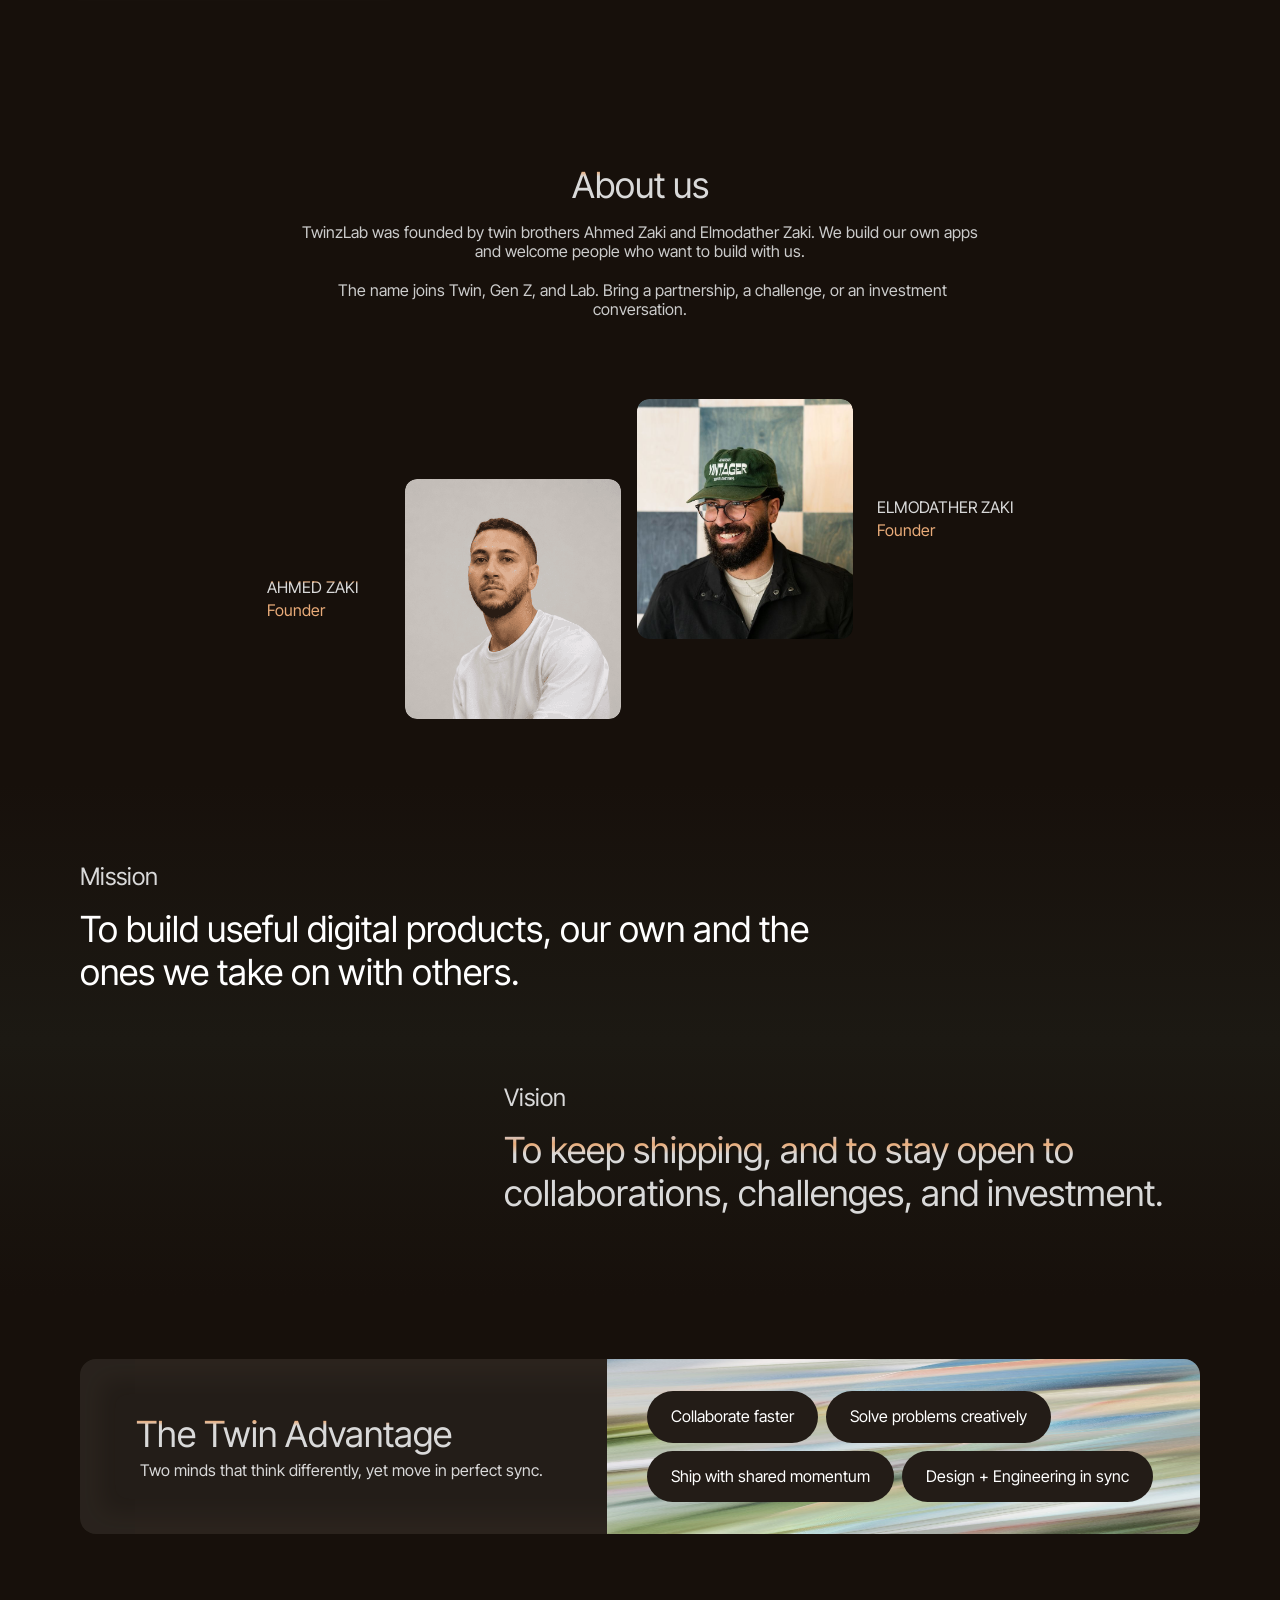
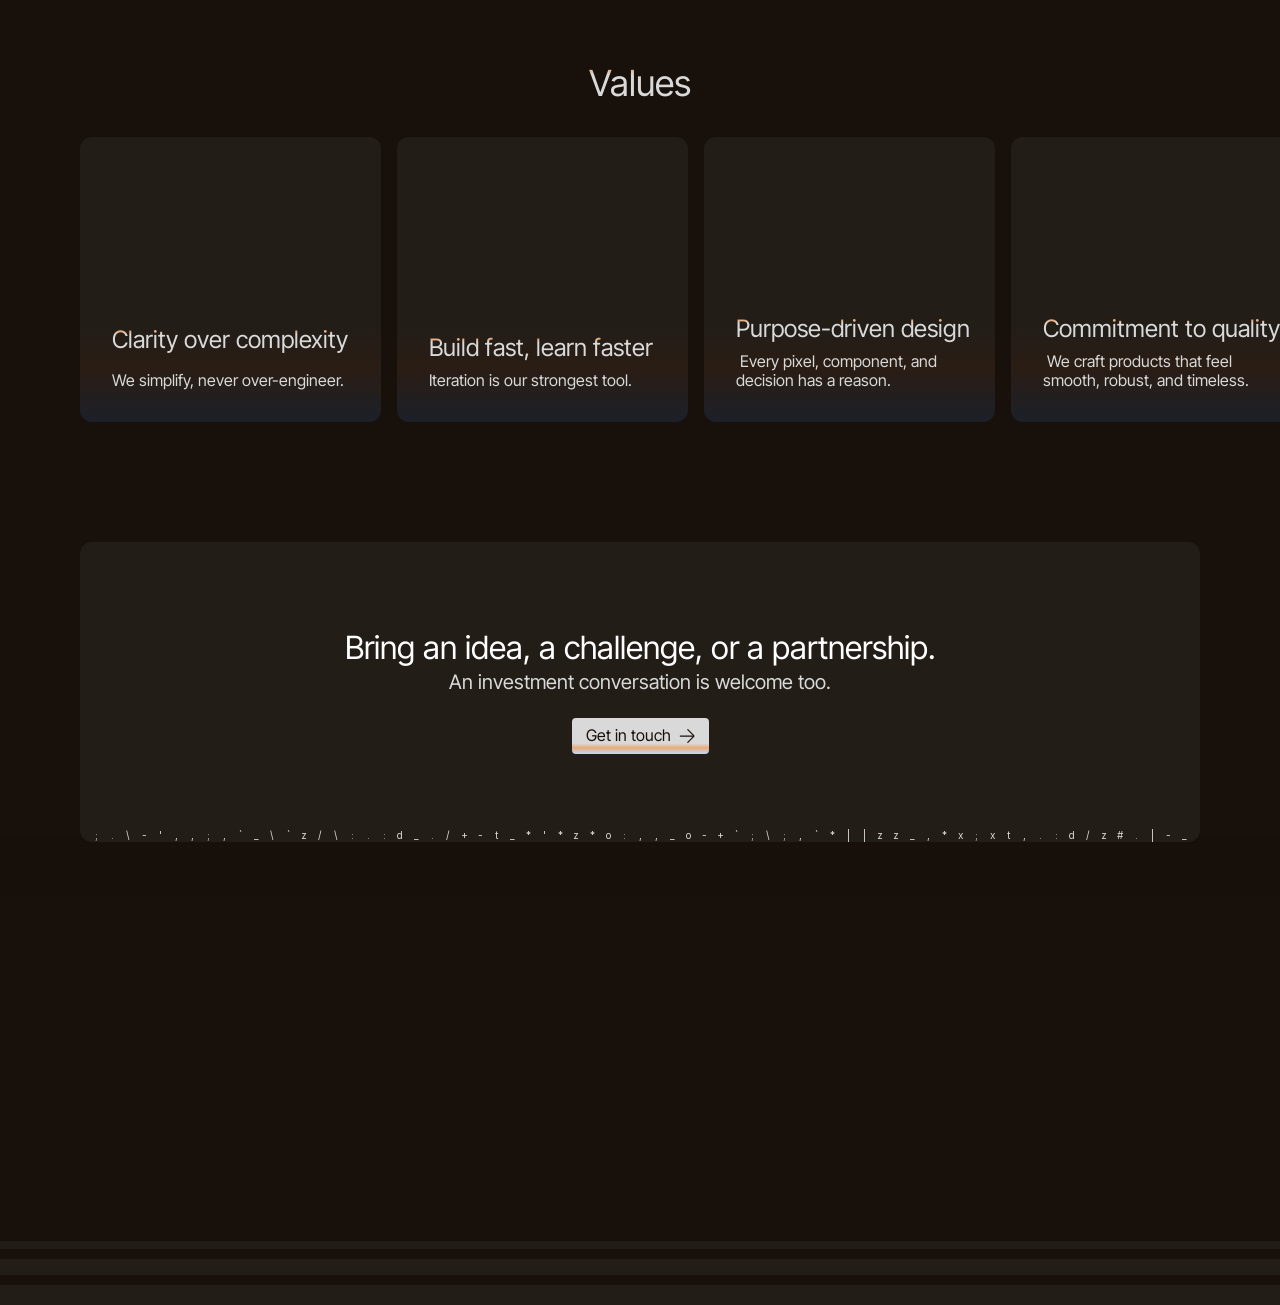
<file: about/index.html>
<!doctype html>
<!-- Published Sep 22, 2026, 1:39 PM UTC -->
<html dir="ltr">
<head><script>(function(){var p=location.pathname;if(p.endsWith("/index.html")){history.replaceState(null,"",p.slice(0,-10))}})()</script><script>(function(){document.addEventListener("click",function(e){if(e.defaultPrevented||e.button!==0||e.metaKey||e.ctrlKey||e.shiftKey||e.altKey)return;var a=e.target&&e.target.closest?e.target.closest("a[href]"):null;if(!a)return;if(a.target&&a.target!=="_self")return;if(a.hasAttribute("download"))return;var href=a.getAttribute("href")||"";if(href.charAt(0)==="#")return;var u;try{u=new URL(a.href,location.href)}catch(err){return}if(u.origin!==location.origin)return;if(u.pathname===location.pathname&&u.hash)return;e.preventDefault();e.stopPropagation();location.assign(u.href)},true)})()</script><script>(function(){var M={"/sites/4wbC1HUnDVL6GYLCfaNijD/searchIndex-DEfCXdky0Uv3.json":"assets/framerusercontent.com/sites/4wbC1HUnDVL6GYLCfaNijD/searchIndex-DEfCXdky0Uv3.json","/sites/4wbC1HUnDVL6GYLCfaNijD/searchIndex-TkpOKrHtNekf.json":"assets/framerusercontent.com/sites/4wbC1HUnDVL6GYLCfaNijD/searchIndex-TkpOKrHtNekf.json","/sites/icons/default-favicon-light.v1.png":"../assets/icons/favicon-32.png","/sites/icons/default-favicon-dark.v1.png":"../assets/icons/favicon-32.png","/sites/icons/default-touch-icon.v3.png":"../assets/icons/apple-touch-icon.png","/assets/5vvr9Vy74if2I6bQbJvbw7SY1pQ.woff2":"assets/framerusercontent.com/assets/5vvr9Vy74if2I6bQbJvbw7SY1pQ.woff2","/assets/EOr0mi4hNtlgWNn9if640EZzXCo.woff2":"assets/framerusercontent.com/assets/EOr0mi4hNtlgWNn9if640EZzXCo.woff2","/assets/Y9k9QrlZAqio88Klkmbd8VoMQc.woff2":"assets/framerusercontent.com/assets/Y9k9QrlZAqio88Klkmbd8VoMQc.woff2","/assets/OYrD2tBIBPvoJXiIHnLoOXnY9M.woff2":"assets/framerusercontent.com/assets/OYrD2tBIBPvoJXiIHnLoOXnY9M.woff2","/assets/JeYwfuaPfZHQhEG8U5gtPDZ7WQ.woff2":"assets/framerusercontent.com/assets/JeYwfuaPfZHQhEG8U5gtPDZ7WQ.woff2","/assets/GrgcKwrN6d3Uz8EwcLHZxwEfC4.woff2":"assets/framerusercontent.com/assets/GrgcKwrN6d3Uz8EwcLHZxwEfC4.woff2","/assets/b6Y37FthZeALduNqHicBT6FutY.woff2":"assets/framerusercontent.com/assets/b6Y37FthZeALduNqHicBT6FutY.woff2","/assets/DpPBYI0sL4fYLgAkX8KXOPVt7c.woff2":"assets/framerusercontent.com/assets/DpPBYI0sL4fYLgAkX8KXOPVt7c.woff2","/assets/4RAEQdEOrcnDkhHiiCbJOw92Lk.woff2":"assets/framerusercontent.com/assets/4RAEQdEOrcnDkhHiiCbJOw92Lk.woff2","/assets/1K3W8DizY3v4emK8Mb08YHxTbs.woff2":"assets/framerusercontent.com/assets/1K3W8DizY3v4emK8Mb08YHxTbs.woff2","/assets/tUSCtfYVM1I1IchuyCwz9gDdQ.woff2":"assets/framerusercontent.com/assets/tUSCtfYVM1I1IchuyCwz9gDdQ.woff2","/assets/VgYFWiwsAC5OYxAycRXXvhze58.woff2":"assets/framerusercontent.com/assets/VgYFWiwsAC5OYxAycRXXvhze58.woff2","/assets/syRNPWzAMIrcJ3wIlPIP43KjQs.woff2":"assets/framerusercontent.com/assets/syRNPWzAMIrcJ3wIlPIP43KjQs.woff2","/assets/GIryZETIX4IFypco5pYZONKhJIo.woff2":"assets/framerusercontent.com/assets/GIryZETIX4IFypco5pYZONKhJIo.woff2","/assets/H89BbHkbHDzlxZzxi8uPzTsp90.woff2":"assets/framerusercontent.com/assets/H89BbHkbHDzlxZzxi8uPzTsp90.woff2","/assets/u6gJwDuwB143kpNK1T1MDKDWkMc.woff2":"assets/framerusercontent.com/assets/u6gJwDuwB143kpNK1T1MDKDWkMc.woff2","/assets/43sJ6MfOPh1LCJt46OvyDuSbA6o.woff2":"assets/framerusercontent.com/assets/43sJ6MfOPh1LCJt46OvyDuSbA6o.woff2","/assets/wccHG0r4gBDAIRhfHiOlq6oEkqw.woff2":"assets/framerusercontent.com/assets/wccHG0r4gBDAIRhfHiOlq6oEkqw.woff2","/assets/WZ367JPwf9bRW6LdTHN8rXgSjw.woff2":"assets/framerusercontent.com/assets/WZ367JPwf9bRW6LdTHN8rXgSjw.woff2","/assets/ia3uin3hQWqDrVloC1zEtYHWw.woff2":"assets/framerusercontent.com/assets/ia3uin3hQWqDrVloC1zEtYHWw.woff2","/assets/2A4Xx7CngadFGlVV4xrO06OBHY.woff2":"assets/framerusercontent.com/assets/2A4Xx7CngadFGlVV4xrO06OBHY.woff2","/assets/CfMzU8w2e7tHgF4T4rATMPuWosA.woff2":"assets/framerusercontent.com/assets/CfMzU8w2e7tHgF4T4rATMPuWosA.woff2","/assets/867QObYax8ANsfX4TGEVU9YiCM.woff2":"assets/framerusercontent.com/assets/867QObYax8ANsfX4TGEVU9YiCM.woff2","/assets/Oyn2ZbENFdnW7mt2Lzjk1h9Zb9k.woff2":"assets/framerusercontent.com/assets/Oyn2ZbENFdnW7mt2Lzjk1h9Zb9k.woff2","/assets/cdAe8hgZ1cMyLu9g005pAW3xMo.woff2":"assets/framerusercontent.com/assets/cdAe8hgZ1cMyLu9g005pAW3xMo.woff2","/assets/DOfvtmE1UplCq161m6Hj8CSQYg.woff2":"assets/framerusercontent.com/assets/DOfvtmE1UplCq161m6Hj8CSQYg.woff2","/assets/pKRFNWFoZl77qYCAIp84lN1h944.woff2":"assets/framerusercontent.com/assets/pKRFNWFoZl77qYCAIp84lN1h944.woff2","/assets/tKtBcDnBMevsEEJKdNGhhkLzYo.woff2":"assets/framerusercontent.com/assets/tKtBcDnBMevsEEJKdNGhhkLzYo.woff2","/images/5wNTXuzFxrzH948E1qX2FNXw.png?scale-down-to=1024&width=1024&height=1404":"assets/framerusercontent.com/images/5wNTXuzFxrzH948E1qX2FNXw.1wlte4w.png","/images/5wNTXuzFxrzH948E1qX2FNXw.png?width=1024&height=1404":"assets/framerusercontent.com/images/5wNTXuzFxrzH948E1qX2FNXw.0gxhl1z.png","/images/OWvAUBBB8qptyC9zyq5FvfxpHk.png?scale-down-to=1024&width=1764&height=2376":"assets/framerusercontent.com/images/OWvAUBBB8qptyC9zyq5FvfxpHk.0em82hq.png","/images/OWvAUBBB8qptyC9zyq5FvfxpHk.png?scale-down-to=2048&width=1764&height=2376":"assets/framerusercontent.com/images/OWvAUBBB8qptyC9zyq5FvfxpHk.1tldzgt.png","/images/OWvAUBBB8qptyC9zyq5FvfxpHk.png?width=1764&height=2376":"assets/framerusercontent.com/images/OWvAUBBB8qptyC9zyq5FvfxpHk.0wchnkd.png","/images/ERl4FbIK9Zc9DdUWeg5PBvwyXkI.png?scale-down-to=1024&width=1472&height=1962":"assets/framerusercontent.com/images/ERl4FbIK9Zc9DdUWeg5PBvwyXkI.02rko28.png","/images/ERl4FbIK9Zc9DdUWeg5PBvwyXkI.png?width=1472&height=1962":"assets/framerusercontent.com/images/ERl4FbIK9Zc9DdUWeg5PBvwyXkI.18v604f.png","/images/EPMXEtXcnyPih3tSHgm97QY.png?scale-down-to=1024&width=736&height=1084":"assets/framerusercontent.com/images/EPMXEtXcnyPih3tSHgm97QY.0llhbxj.png","/images/EPMXEtXcnyPih3tSHgm97QY.png?width=736&height=1084":"assets/framerusercontent.com/images/EPMXEtXcnyPih3tSHgm97QY.0uju136.png","/images/VhEu9cf5LpciwH732bDtwPgPrU.png?width=736&height=981":"assets/framerusercontent.com/images/VhEu9cf5LpciwH732bDtwPgPrU.0of8tct.png","/sites/4wbC1HUnDVL6GYLCfaNijD/rolldown-runtime.Dh6celcD.mjs":"assets/framerusercontent.com/sites/4wbC1HUnDVL6GYLCfaNijD/rolldown-runtime.Dh6celcD.mjs","/sites/4wbC1HUnDVL6GYLCfaNijD/react.D20wc1Tc.mjs":"assets/framerusercontent.com/sites/4wbC1HUnDVL6GYLCfaNijD/react.D20wc1Tc.mjs","/sites/4wbC1HUnDVL6GYLCfaNijD/motion.D6FgqyJb.mjs":"assets/framerusercontent.com/sites/4wbC1HUnDVL6GYLCfaNijD/motion.D6FgqyJb.mjs","/sites/4wbC1HUnDVL6GYLCfaNijD/framer.CGkvXhO0.mjs":"assets/framerusercontent.com/sites/4wbC1HUnDVL6GYLCfaNijD/framer.CGkvXhO0.mjs","/sites/4wbC1HUnDVL6GYLCfaNijD/xzZh76NOK.J_AKAmdp.mjs":"assets/framerusercontent.com/sites/4wbC1HUnDVL6GYLCfaNijD/xzZh76NOK.J_AKAmdp.mjs","/sites/4wbC1HUnDVL6GYLCfaNijD/ZLixWQHwXAzILUA89WILtxq3lKpxb36SN2ptjePSkAs.Dlw_FQaN.mjs":"assets/framerusercontent.com/sites/4wbC1HUnDVL6GYLCfaNijD/ZLixWQHwXAzILUA89WILtxq3lKpxb36SN2ptjePSkAs.Dlw_FQaN.mjs","/sites/4wbC1HUnDVL6GYLCfaNijD/I5DkO70SubCGeDmUZuynrx3pKRND2GYQriDfxC1imHc.FEQmywUn.mjs":"assets/framerusercontent.com/sites/4wbC1HUnDVL6GYLCfaNijD/I5DkO70SubCGeDmUZuynrx3pKRND2GYQriDfxC1imHc.FEQmywUn.mjs","/sites/4wbC1HUnDVL6GYLCfaNijD/shared-lib.D8apzt1x.mjs":"assets/framerusercontent.com/sites/4wbC1HUnDVL6GYLCfaNijD/shared-lib.D8apzt1x.mjs","/sites/4wbC1HUnDVL6GYLCfaNijD/script_main.D2LobRky.mjs":"assets/framerusercontent.com/sites/4wbC1HUnDVL6GYLCfaNijD/script_main.D2LobRky.mjs","/images/KHJXcSHR1XXawvB3GiOoln4n9Fg.jpg?scale-down-to=512&width=4565&height=3888":"assets/framerusercontent.com/images/KHJXcSHR1XXawvB3GiOoln4n9Fg.114qk3i.jpg","/images/KHJXcSHR1XXawvB3GiOoln4n9Fg.jpg?scale-down-to=1024&width=4565&height=3888":"assets/framerusercontent.com/images/KHJXcSHR1XXawvB3GiOoln4n9Fg.1frisy3.jpg","/images/KHJXcSHR1XXawvB3GiOoln4n9Fg.jpg?scale-down-to=2048&width=4565&height=3888":"assets/framerusercontent.com/images/KHJXcSHR1XXawvB3GiOoln4n9Fg.1rfb8ic.jpg","/images/KHJXcSHR1XXawvB3GiOoln4n9Fg.jpg?scale-down-to=4096&width=4565&height=3888":"assets/framerusercontent.com/images/KHJXcSHR1XXawvB3GiOoln4n9Fg.01gbidz.jpg","/images/KHJXcSHR1XXawvB3GiOoln4n9Fg.jpg?width=4565&height=3888":"assets/framerusercontent.com/images/KHJXcSHR1XXawvB3GiOoln4n9Fg.1f6i0lw.jpg","/images/eaGTdL1Y6fiZm7RNrpgyVO8Ymps.jpg?width=736&height=917":"assets/framerusercontent.com/images/eaGTdL1Y6fiZm7RNrpgyVO8Ymps.0mqmx3e.jpg","/images/xjnUozwBcroSgyqhO9rSPKg1Dr0.jpg?scale-down-to=1024&width=1024&height=1536":"assets/framerusercontent.com/images/xjnUozwBcroSgyqhO9rSPKg1Dr0.1rrmnwm.jpg","/images/xjnUozwBcroSgyqhO9rSPKg1Dr0.jpg?width=1024&height=1536":"assets/framerusercontent.com/images/xjnUozwBcroSgyqhO9rSPKg1Dr0.0mvmq25.jpg","/images/QKhuSh311lC3mo2hc5PMnQAW8.png?scale-down-to=512&width=680&height=204":"assets/framerusercontent.com/images/QKhuSh311lC3mo2hc5PMnQAW8.092t4qj.png","/images/QKhuSh311lC3mo2hc5PMnQAW8.png?width=680&height=204":"assets/framerusercontent.com/images/QKhuSh311lC3mo2hc5PMnQAW8.0h7b8pd.png","/images/z7F9FHd73S3X6SGNm0x5H7eoYw.png?scale-down-to=512&width=892&height=204":"assets/framerusercontent.com/images/z7F9FHd73S3X6SGNm0x5H7eoYw.0j57vyw.png","/images/z7F9FHd73S3X6SGNm0x5H7eoYw.png?width=892&height=204":"assets/framerusercontent.com/images/z7F9FHd73S3X6SGNm0x5H7eoYw.05p1p1q.png","/images/MU0E3fIcm0KokSLkuutqOMT08.png?scale-down-to=512&width=1304&height=204":"assets/framerusercontent.com/images/MU0E3fIcm0KokSLkuutqOMT08.0xk2aev.png","/images/MU0E3fIcm0KokSLkuutqOMT08.png?scale-down-to=1024&width=1304&height=204":"assets/framerusercontent.com/images/MU0E3fIcm0KokSLkuutqOMT08.193roc8.png","/images/MU0E3fIcm0KokSLkuutqOMT08.png?width=1304&height=204":"assets/framerusercontent.com/images/MU0E3fIcm0KokSLkuutqOMT08.07tkspt.png","/images/Y3r5aZluLj0QVBkmYgLyFoEXiM.png?scale-down-to=512&width=1868&height=204":"assets/framerusercontent.com/images/Y3r5aZluLj0QVBkmYgLyFoEXiM.1jn5c2u.png","/images/Y3r5aZluLj0QVBkmYgLyFoEXiM.png?scale-down-to=1024&width=1868&height=204":"assets/framerusercontent.com/images/Y3r5aZluLj0QVBkmYgLyFoEXiM.020kqzp.png","/images/Y3r5aZluLj0QVBkmYgLyFoEXiM.png?width=1868&height=204":"assets/framerusercontent.com/images/Y3r5aZluLj0QVBkmYgLyFoEXiM.0khj1e8.png","/sites/4wbC1HUnDVL6GYLCfaNijD/yx-adpuVsdGhmiLUv5Qkiuw-CXOUc0b5k-WM5rCk3ys.CzHPG6Rt.mjs":"assets/framerusercontent.com/sites/4wbC1HUnDVL6GYLCfaNijD/yx-adpuVsdGhmiLUv5Qkiuw-CXOUc0b5k-WM5rCk3ys.CzHPG6Rt.mjs","/sites/4wbC1HUnDVL6GYLCfaNijD/1KhtaoUybl6JUoy4-DUXr-lSAJliY13bCpWr3nDCOfA.BzdNgoCc.mjs":"assets/framerusercontent.com/sites/4wbC1HUnDVL6GYLCfaNijD/1KhtaoUybl6JUoy4-DUXr-lSAJliY13bCpWr3nDCOfA.BzdNgoCc.mjs","/images/QR7y9eZA7mXlIO7C2ukEv0els.png?width=320&height=140":"assets/framerusercontent.com/images/QR7y9eZA7mXlIO7C2ukEv0els.1p74yqr.png","/images/4vOIkVjZtxWl6L2eE4Z4jc2DVCQ.png?scale-down-to=512&width=3600&height=897":"assets/framerusercontent.com/images/4vOIkVjZtxWl6L2eE4Z4jc2DVCQ.0kim7qm.png","/images/4vOIkVjZtxWl6L2eE4Z4jc2DVCQ.png?scale-down-to=1024&width=3600&height=897":"assets/framerusercontent.com/images/4vOIkVjZtxWl6L2eE4Z4jc2DVCQ.134p5dp.png","/images/4vOIkVjZtxWl6L2eE4Z4jc2DVCQ.png?scale-down-to=2048&width=3600&height=897":"assets/framerusercontent.com/images/4vOIkVjZtxWl6L2eE4Z4jc2DVCQ.0c0hsec.png","/images/4vOIkVjZtxWl6L2eE4Z4jc2DVCQ.png?width=3600&height=897":"assets/framerusercontent.com/images/4vOIkVjZtxWl6L2eE4Z4jc2DVCQ.07rbw3o.png","/sites/4wbC1HUnDVL6GYLCfaNijD/uNvUQUH_e3dat3doMjg_o-CO4P2Upe6IZkOJm8uCeo4.De5xg7Hn.mjs":"assets/framerusercontent.com/sites/4wbC1HUnDVL6GYLCfaNijD/uNvUQUH_e3dat3doMjg_o-CO4P2Upe6IZkOJm8uCeo4.De5xg7Hn.mjs","/sites/4wbC1HUnDVL6GYLCfaNijD/j_SdNZuQIHwcej-mAOCZB7Q4xnfhj-zTPuNJLC5btBc.D-N9AhjI.mjs":"assets/framerusercontent.com/sites/4wbC1HUnDVL6GYLCfaNijD/j_SdNZuQIHwcej-mAOCZB7Q4xnfhj-zTPuNJLC5btBc.D-N9AhjI.mjs","/sites/4wbC1HUnDVL6GYLCfaNijD/SitesNotFoundPage.js@1.4.DkVKB536.mjs":"assets/framerusercontent.com/sites/4wbC1HUnDVL6GYLCfaNijD/SitesNotFoundPage.js@1.4.DkVKB536.mjs","/sites/4wbC1HUnDVL6GYLCfaNijD/b3JZbrpKtKMZL63x2leUXwRHgidARb05pHdFHGCvyjw.wFUEeHC7.mjs":"assets/framerusercontent.com/sites/4wbC1HUnDVL6GYLCfaNijD/b3JZbrpKtKMZL63x2leUXwRHgidARb05pHdFHGCvyjw.wFUEeHC7.mjs","/sites/4wbC1HUnDVL6GYLCfaNijD/J1LWJOD1Qg_o5rItbz2DgygRxRinIbIrnioXYkrONco.BD6dFGHl.mjs":"assets/framerusercontent.com/sites/4wbC1HUnDVL6GYLCfaNijD/J1LWJOD1Qg_o5rItbz2DgygRxRinIbIrnioXYkrONco.BD6dFGHl.mjs","/sites/4wbC1HUnDVL6GYLCfaNijD/boDAYvS3__SkcRCdf0CEQhrtyOOKi3ow46GD-LLVPCc.BcNb0lKg.mjs":"assets/framerusercontent.com/sites/4wbC1HUnDVL6GYLCfaNijD/boDAYvS3__SkcRCdf0CEQhrtyOOKi3ow46GD-LLVPCc.BcNb0lKg.mjs","/sites/4wbC1HUnDVL6GYLCfaNijD/PX9hIOIVM.DqUuWrHf.mjs":"assets/framerusercontent.com/sites/4wbC1HUnDVL6GYLCfaNijD/PX9hIOIVM.DqUuWrHf.mjs","/images/9VwT053xK0dqx3RWzJm9EDi90o.png?scale-down-to=1200&width=2400&height=1330":"assets/framerusercontent.com/images/9VwT053xK0dqx3RWzJm9EDi90o.1eb8a1b.png","/assets/hyOgCu0Xnghbimh0pE8QTvtt2AU.woff2":"assets/framerusercontent.com/assets/hyOgCu0Xnghbimh0pE8QTvtt2AU.woff2","/assets/NeGmSOXrPBfEFIy5YZeHq17LEDA.woff2":"assets/framerusercontent.com/assets/NeGmSOXrPBfEFIy5YZeHq17LEDA.woff2","/assets/oYaAX5himiTPYuN8vLWnqBbfD2s.woff2":"assets/framerusercontent.com/assets/oYaAX5himiTPYuN8vLWnqBbfD2s.woff2","/assets/lEJLP4R0yuCaMCjSXYHtJw72M.woff2":"assets/framerusercontent.com/assets/lEJLP4R0yuCaMCjSXYHtJw72M.woff2","/assets/cRJyLNuTJR5jbyKzGi33wU9cqIQ.woff2":"assets/framerusercontent.com/assets/cRJyLNuTJR5jbyKzGi33wU9cqIQ.woff2","/assets/1ZFS7N918ojhhd0nQWdj3jz4w.woff2":"assets/framerusercontent.com/assets/1ZFS7N918ojhhd0nQWdj3jz4w.woff2","/assets/A0Wcc7NgXMjUuFdquHDrIZpzZw0.woff2":"assets/framerusercontent.com/assets/A0Wcc7NgXMjUuFdquHDrIZpzZw0.woff2","/assets/5A3Ce6C9YYmCjpQx9M4inSaKU.woff2":"assets/framerusercontent.com/assets/5A3Ce6C9YYmCjpQx9M4inSaKU.woff2","/assets/Qx95Xyt0Ka3SGhinnbXIGpEIyP4.woff2":"assets/framerusercontent.com/assets/Qx95Xyt0Ka3SGhinnbXIGpEIyP4.woff2","/assets/6mJuEAguuIuMog10gGvH5d3cl8.woff2":"assets/framerusercontent.com/assets/6mJuEAguuIuMog10gGvH5d3cl8.woff2","/assets/xYYWaj7wCU5zSQH0eXvSaS19wo.woff2":"assets/framerusercontent.com/assets/xYYWaj7wCU5zSQH0eXvSaS19wo.woff2","/assets/otTaNuNpVK4RbdlT7zDDdKvQBA.woff2":"assets/framerusercontent.com/assets/otTaNuNpVK4RbdlT7zDDdKvQBA.woff2","/assets/d3tHnaQIAeqiE5hGcRw4mmgWYU.woff2":"assets/framerusercontent.com/assets/d3tHnaQIAeqiE5hGcRw4mmgWYU.woff2","/assets/DolVirEGb34pEXEp8t8FQBSK4.woff2":"assets/framerusercontent.com/assets/DolVirEGb34pEXEp8t8FQBSK4.woff2","/sites/4wbC1HUnDVL6GYLCfaNijD/KZCRndFLsnLVmtqi7Gs1UKajO-Lr1V7UmagVHfqpmbQ.FDPvFhW1.mjs":"assets/framerusercontent.com/sites/4wbC1HUnDVL6GYLCfaNijD/KZCRndFLsnLVmtqi7Gs1UKajO-Lr1V7UmagVHfqpmbQ.FDPvFhW1.mjs","/sites/4wbC1HUnDVL6GYLCfaNijD/sc61x67TYZyfcAB7CQElZIOFn81OvCzG684wFYKUl3U.x6xCcy_d.mjs":"assets/framerusercontent.com/sites/4wbC1HUnDVL6GYLCfaNijD/sc61x67TYZyfcAB7CQElZIOFn81OvCzG684wFYKUl3U.x6xCcy_d.mjs","/third-party-assets/fontshare/":"assets/framerusercontent.com/third-party-assets/fontshare/index","/sites/4wbC1HUnDVL6GYLCfaNijD/google-YSYBFRE6.BZ57zP5h.mjs":"assets/framerusercontent.com/sites/4wbC1HUnDVL6GYLCfaNijD/google-YSYBFRE6.BZ57zP5h.mjs","/sites/4wbC1HUnDVL6GYLCfaNijD/fontshare-TIA7QUPT.CjCmvCKY.mjs":"assets/framerusercontent.com/sites/4wbC1HUnDVL6GYLCfaNijD/fontshare-TIA7QUPT.CjCmvCKY.mjs","/sites/4wbC1HUnDVL6GYLCfaNijD/google-H6SFY4F5.5HW9yzMR.mjs":"assets/framerusercontent.com/sites/4wbC1HUnDVL6GYLCfaNijD/google-H6SFY4F5.5HW9yzMR.mjs","/sites/4wbC1HUnDVL6GYLCfaNijD/fontshare-PZLWRK4B.CuFl42Lb.mjs":"assets/framerusercontent.com/sites/4wbC1HUnDVL6GYLCfaNijD/fontshare-PZLWRK4B.CuFl42Lb.mjs","/sites/4wbC1HUnDVL6GYLCfaNijD/framer-font-RD2SUPQH.BV4yRwNx.mjs":"assets/framerusercontent.com/sites/4wbC1HUnDVL6GYLCfaNijD/framer-font-RD2SUPQH.BV4yRwNx.mjs","/sites/4wbC1HUnDVL6GYLCfaNijD/google-EGNT223R.4Zga1324.mjs":"assets/framerusercontent.com/sites/4wbC1HUnDVL6GYLCfaNijD/google-EGNT223R.4Zga1324.mjs","/sites/4wbC1HUnDVL6GYLCfaNijD/fontshare-SXU5BGFE.DwUZJPwH.mjs":"assets/framerusercontent.com/sites/4wbC1HUnDVL6GYLCfaNijD/fontshare-SXU5BGFE.DwUZJPwH.mjs","/chunk-BAHUFDKX.mjs":"assets/app.framerstatic.com/chunk-BAHUFDKX.mjs","/chunk-6W2K2MOG.mjs":"assets/app.framerstatic.com/chunk-6W2K2MOG.mjs","/editorbar.PARCUZAY.mjs":"assets/app.framerstatic.com/editorbar.PARCUZAY.mjs","/chunk-WLHSDIGQ.mjs":"assets/app.framerstatic.com/chunk-WLHSDIGQ.mjs","/chunk-YRQ7G4QH.mjs":"assets/app.framerstatic.com/chunk-YRQ7G4QH.mjs","/chunk-WOEOGJ2W.mjs":"assets/app.framerstatic.com/chunk-WOEOGJ2W.mjs","/editorbar.T7C3RN3O.css":"assets/app.framerstatic.com/editorbar.T7C3RN3O.css","/EditButton-JSBAOQB4.mjs":"assets/app.framerstatic.com/EditButton-JSBAOQB4.mjs","/render-IED2CVS4.mjs":"assets/app.framerstatic.com/render-IED2CVS4.mjs","/chunk-VDA3GRFX.mjs":"assets/app.framerstatic.com/chunk-VDA3GRFX.mjs","/chunk-E3YBISDV.mjs":"assets/app.framerstatic.com/chunk-E3YBISDV.mjs","/chunk-2H4MUVXX.mjs":"assets/app.framerstatic.com/chunk-2H4MUVXX.mjs","/chunk-GCE6XRE4.mjs":"assets/app.framerstatic.com/chunk-GCE6XRE4.mjs","/chunk-FN4UUVUF.mjs":"assets/app.framerstatic.com/chunk-FN4UUVUF.mjs","/chunk-ROHJYNPZ.mjs":"assets/app.framerstatic.com/chunk-ROHJYNPZ.mjs","/chunk-W66X7GVB.mjs":"assets/app.framerstatic.com/chunk-W66X7GVB.mjs","/chunk-OBLCCTWZ.mjs":"assets/app.framerstatic.com/chunk-OBLCCTWZ.mjs","/chunk-SCCCCPCG.mjs":"assets/app.framerstatic.com/chunk-SCCCCPCG.mjs","/chunk-ASUY6MBG.mjs":"assets/app.framerstatic.com/chunk-ASUY6MBG.mjs","/chunk-UNTH6S73.mjs":"assets/app.framerstatic.com/chunk-UNTH6S73.mjs","/chunk-YE4QPCYK.mjs":"assets/app.framerstatic.com/chunk-YE4QPCYK.mjs","/chunk-EDICM4ZE.mjs":"assets/app.framerstatic.com/chunk-EDICM4ZE.mjs","/chunk-GM6ZIJO3.mjs":"assets/app.framerstatic.com/chunk-GM6ZIJO3.mjs","/chunk-OBFX54BM.mjs":"assets/app.framerstatic.com/chunk-OBFX54BM.mjs","/chunk-5C7X4FEK.mjs":"assets/app.framerstatic.com/chunk-5C7X4FEK.mjs","/chunk-J5DVQA32.mjs":"assets/app.framerstatic.com/chunk-J5DVQA32.mjs","/chunk-MTT6DWBN.mjs":"assets/app.framerstatic.com/chunk-MTT6DWBN.mjs","/chunk-4MZFSIH2.mjs":"assets/app.framerstatic.com/chunk-4MZFSIH2.mjs","/chunk-PI4LEFBH.mjs":"assets/app.framerstatic.com/chunk-PI4LEFBH.mjs","/chunk-FIJLBKPU.mjs":"assets/app.framerstatic.com/chunk-FIJLBKPU.mjs","/chunk-Z6VUQ3QJ.mjs":"assets/app.framerstatic.com/chunk-Z6VUQ3QJ.mjs","/chunk-OMRVBBOI.mjs":"assets/app.framerstatic.com/chunk-OMRVBBOI.mjs","/chunk-ITWXP3Q5.mjs":"assets/app.framerstatic.com/chunk-ITWXP3Q5.mjs","/chunk-V3C5CSFI.mjs":"assets/app.framerstatic.com/chunk-V3C5CSFI.mjs","/chunk-5U4SUQEI.mjs":"assets/app.framerstatic.com/chunk-5U4SUQEI.mjs","/chunk-C5Y5YWSH.mjs":"assets/app.framerstatic.com/chunk-C5Y5YWSH.mjs","/chunk-THLXULOJ.mjs":"assets/app.framerstatic.com/chunk-THLXULOJ.mjs","/chunk-SAZULEG5.mjs":"assets/app.framerstatic.com/chunk-SAZULEG5.mjs","/chunk-SPWSWTND.mjs":"assets/app.framerstatic.com/chunk-SPWSWTND.mjs","/chunk-FLBG7PWI.mjs":"assets/app.framerstatic.com/chunk-FLBG7PWI.mjs","/chunk-LDRFGW2T.mjs":"assets/app.framerstatic.com/chunk-LDRFGW2T.mjs","/chunk-Z66WCEU2.mjs":"assets/app.framerstatic.com/chunk-Z66WCEU2.mjs","/chunk-73DCT4FW.mjs":"assets/app.framerstatic.com/chunk-73DCT4FW.mjs","/chunk-Q652OIYH.mjs":"assets/app.framerstatic.com/chunk-Q652OIYH.mjs","/chunk-L2QYKMOJ.mjs":"assets/app.framerstatic.com/chunk-L2QYKMOJ.mjs","/chunk-3UST277J.mjs":"assets/app.framerstatic.com/chunk-3UST277J.mjs","/chunk-SPYOA764.mjs":"assets/app.framerstatic.com/chunk-SPYOA764.mjs","/chunk-P2EHRTSW.mjs":"assets/app.framerstatic.com/chunk-P2EHRTSW.mjs","/chunk-TBIEYZSY.mjs":"assets/app.framerstatic.com/chunk-TBIEYZSY.mjs","/chunk-CQFDQWO5.mjs":"assets/app.framerstatic.com/chunk-CQFDQWO5.mjs","/chunk-HOW5W3JA.mjs":"assets/app.framerstatic.com/chunk-HOW5W3JA.mjs","/chunk-X4EYKLAQ.mjs":"assets/app.framerstatic.com/chunk-X4EYKLAQ.mjs","/chunk-QDBXEUMZ.mjs":"assets/app.framerstatic.com/chunk-QDBXEUMZ.mjs","/chunk-AYYBTPZU.mjs":"assets/app.framerstatic.com/chunk-AYYBTPZU.mjs","/chunk-NSRT2ZQH.mjs":"assets/app.framerstatic.com/chunk-NSRT2ZQH.mjs","/chunk-VBCXFFMV.mjs":"assets/app.framerstatic.com/chunk-VBCXFFMV.mjs","/chunk-UYIYJ4FN.mjs":"assets/app.framerstatic.com/chunk-UYIYJ4FN.mjs","/chunk-TAWBAA4D.mjs":"assets/app.framerstatic.com/chunk-TAWBAA4D.mjs","/chunk-T7NX2NGB.mjs":"assets/app.framerstatic.com/chunk-T7NX2NGB.mjs","/chunk-2XPBDQIU.mjs":"assets/app.framerstatic.com/chunk-2XPBDQIU.mjs","/chunk-XQYTUJYG.mjs":"assets/app.framerstatic.com/chunk-XQYTUJYG.mjs","/chunk-55TTHWOQ.mjs":"assets/app.framerstatic.com/chunk-55TTHWOQ.mjs","/chunk-JQQVRMNM.mjs":"assets/app.framerstatic.com/chunk-JQQVRMNM.mjs","/chunk-EZMDKA7N.mjs":"assets/app.framerstatic.com/chunk-EZMDKA7N.mjs","/chunk-P3P2Q75U.mjs":"assets/app.framerstatic.com/chunk-P3P2Q75U.mjs","/chunk-WQ2SFN3F.mjs":"assets/app.framerstatic.com/chunk-WQ2SFN3F.mjs","/chunk-XNZRDAH2.mjs":"assets/app.framerstatic.com/chunk-XNZRDAH2.mjs","/chunk-2TDYTTQ7.mjs":"assets/app.framerstatic.com/chunk-2TDYTTQ7.mjs","/chunk-ZHEXTBMH.mjs":"assets/app.framerstatic.com/chunk-ZHEXTBMH.mjs","/chunk-2OYYSC7Y.mjs":"assets/app.framerstatic.com/chunk-2OYYSC7Y.mjs","/chunk-XY5XQ5SR.mjs":"assets/app.framerstatic.com/chunk-XY5XQ5SR.mjs","/chunk-I46TPHMS.mjs":"assets/app.framerstatic.com/chunk-I46TPHMS.mjs","/chunk-FENFGJIW.mjs":"assets/app.framerstatic.com/chunk-FENFGJIW.mjs","/chunk-WFBCHK4S.mjs":"assets/app.framerstatic.com/chunk-WFBCHK4S.mjs","/chunk-HQMZV6DP.mjs":"assets/app.framerstatic.com/chunk-HQMZV6DP.mjs","/chunk-YGN7H5WF.mjs":"assets/app.framerstatic.com/chunk-YGN7H5WF.mjs","/chunk-SR2NVY3J.mjs":"assets/app.framerstatic.com/chunk-SR2NVY3J.mjs","/chunk-SFAGFBDE.mjs":"assets/app.framerstatic.com/chunk-SFAGFBDE.mjs","/chunk-WWAPNTNC.mjs":"assets/app.framerstatic.com/chunk-WWAPNTNC.mjs","/chunk-VL36AUXC.mjs":"assets/app.framerstatic.com/chunk-VL36AUXC.mjs","/chunk-7AUGB2CM.mjs":"assets/app.framerstatic.com/chunk-7AUGB2CM.mjs","/chunk-ZRYKVWJA.mjs":"assets/app.framerstatic.com/chunk-ZRYKVWJA.mjs","/chunk-G5MFIWCZ.mjs":"assets/app.framerstatic.com/chunk-G5MFIWCZ.mjs","/chunk-WPWSHZF5.mjs":"assets/app.framerstatic.com/chunk-WPWSHZF5.mjs","/chunk-YFZDEJ5H.mjs":"assets/app.framerstatic.com/chunk-YFZDEJ5H.mjs","/chunk-D3SZBJZX.mjs":"assets/app.framerstatic.com/chunk-D3SZBJZX.mjs","/chunk-2XVRQU4X.mjs":"assets/app.framerstatic.com/chunk-2XVRQU4X.mjs","/chunk-N2DJHBJE.mjs":"assets/app.framerstatic.com/chunk-N2DJHBJE.mjs","/chunk-XFC6OVIX.mjs":"assets/app.framerstatic.com/chunk-XFC6OVIX.mjs","/chunk-VNAJ22F5.mjs":"assets/app.framerstatic.com/chunk-VNAJ22F5.mjs","/chunk-Q3WX3LWW.mjs":"assets/app.framerstatic.com/chunk-Q3WX3LWW.mjs","/chunk-2Z4UPA7G.mjs":"assets/app.framerstatic.com/chunk-2Z4UPA7G.mjs","/chunk-FUMDHGSM.mjs":"assets/app.framerstatic.com/chunk-FUMDHGSM.mjs","/chunk-AZTPTJIU.mjs":"assets/app.framerstatic.com/chunk-AZTPTJIU.mjs","/chunk-3ZF63OSO.mjs":"assets/app.framerstatic.com/chunk-3ZF63OSO.mjs","/chunk-GMWPBMT2.mjs":"assets/app.framerstatic.com/chunk-GMWPBMT2.mjs","/chunk-CL6GX6H5.mjs":"assets/app.framerstatic.com/chunk-CL6GX6H5.mjs","/chunk-YY75G3LC.mjs":"assets/app.framerstatic.com/chunk-YY75G3LC.mjs","/chunk-BJIVG5HO.mjs":"assets/app.framerstatic.com/chunk-BJIVG5HO.mjs","/chunk-VDG2MPOQ.mjs":"assets/app.framerstatic.com/chunk-VDG2MPOQ.mjs","/chunk-4OXZBHRI.mjs":"assets/app.framerstatic.com/chunk-4OXZBHRI.mjs","/chunk-5Y36GTP3.mjs":"assets/app.framerstatic.com/chunk-5Y36GTP3.mjs","/chunk-FYUJQV6J.mjs":"assets/app.framerstatic.com/chunk-FYUJQV6J.mjs","/chunk-2BM47LJQ.mjs":"assets/app.framerstatic.com/chunk-2BM47LJQ.mjs","/chunk-PD3HCHCY.mjs":"assets/app.framerstatic.com/chunk-PD3HCHCY.mjs","/chunk-3J54CQAM.mjs":"assets/app.framerstatic.com/chunk-3J54CQAM.mjs","/chunk-P45QTZY6.mjs":"assets/app.framerstatic.com/chunk-P45QTZY6.mjs","/chunk-AYQKZXW6.mjs":"assets/app.framerstatic.com/chunk-AYQKZXW6.mjs","/chunk-VXLYYVOJ.mjs":"assets/app.framerstatic.com/chunk-VXLYYVOJ.mjs","/chunk-2YABGGH2.mjs":"assets/app.framerstatic.com/chunk-2YABGGH2.mjs","/chunk-7ZCOVLUS.mjs":"assets/app.framerstatic.com/chunk-7ZCOVLUS.mjs","/chunk-ANXOQHTL.mjs":"assets/app.framerstatic.com/chunk-ANXOQHTL.mjs","/chunk-LTEMP6RH.mjs":"assets/app.framerstatic.com/chunk-LTEMP6RH.mjs","/chunk-XYZPQWJL.mjs":"assets/app.framerstatic.com/chunk-XYZPQWJL.mjs","/chunk-HW4CRIQ3.mjs":"assets/app.framerstatic.com/chunk-HW4CRIQ3.mjs","/chunk-FUPTH5CC.mjs":"assets/app.framerstatic.com/chunk-FUPTH5CC.mjs","/chunk-47P32JLD.mjs":"assets/app.framerstatic.com/chunk-47P32JLD.mjs","/chunk-SYL6OKHD.mjs":"assets/app.framerstatic.com/chunk-SYL6OKHD.mjs","/chunk-OGQCKB6U.mjs":"assets/app.framerstatic.com/chunk-OGQCKB6U.mjs","/chunk-FLVO4WJT.mjs":"assets/app.framerstatic.com/chunk-FLVO4WJT.mjs","/chunk-4WXXSAR6.mjs":"assets/app.framerstatic.com/chunk-4WXXSAR6.mjs","/chunk-ZKCTCDT7.mjs":"assets/app.framerstatic.com/chunk-ZKCTCDT7.mjs","/chunk-K6L5GVTR.mjs":"assets/app.framerstatic.com/chunk-K6L5GVTR.mjs","/chunk-ZMTRWU6S.mjs":"assets/app.framerstatic.com/chunk-ZMTRWU6S.mjs","/chunk-4DZYYGMW.mjs":"assets/app.framerstatic.com/chunk-4DZYYGMW.mjs","/chunk-JOTEA4IC.mjs":"assets/app.framerstatic.com/chunk-JOTEA4IC.mjs","/chunk-VLGNAOWL.mjs":"assets/app.framerstatic.com/chunk-VLGNAOWL.mjs","/chunk-P6Q3LWLD.mjs":"assets/app.framerstatic.com/chunk-P6Q3LWLD.mjs","/chunk-3Q2X6TXS.mjs":"assets/app.framerstatic.com/chunk-3Q2X6TXS.mjs","/chunk-POPDNPJQ.mjs":"assets/app.framerstatic.com/chunk-POPDNPJQ.mjs","/chunk-TS24LVSZ.mjs":"assets/app.framerstatic.com/chunk-TS24LVSZ.mjs","/chunk-NKBHLXOY.mjs":"assets/app.framerstatic.com/chunk-NKBHLXOY.mjs","/chunk-3Q7ROSGO.mjs":"assets/app.framerstatic.com/chunk-3Q7ROSGO.mjs","/chunk-YQEVRFGW.mjs":"assets/app.framerstatic.com/chunk-YQEVRFGW.mjs","/chunk-AZXT5MI7.mjs":"assets/app.framerstatic.com/chunk-AZXT5MI7.mjs","/chunk-6VWSHGY2.mjs":"assets/app.framerstatic.com/chunk-6VWSHGY2.mjs","/chunk-DWEQS5LX.mjs":"assets/app.framerstatic.com/chunk-DWEQS5LX.mjs","/chunk-BJTPFQZ7.mjs":"assets/app.framerstatic.com/chunk-BJTPFQZ7.mjs","/chunk-7LRTGYQX.mjs":"assets/app.framerstatic.com/chunk-7LRTGYQX.mjs","/chunk-VD6KMVU6.mjs":"assets/app.framerstatic.com/chunk-VD6KMVU6.mjs","/chunk-FUQZY6JN.mjs":"assets/app.framerstatic.com/chunk-FUQZY6JN.mjs","/chunk-LGA6DRSR.mjs":"assets/app.framerstatic.com/chunk-LGA6DRSR.mjs","/chunk-4HRYW54D.mjs":"assets/app.framerstatic.com/chunk-4HRYW54D.mjs","/chunk-DMP2ZDLW.mjs":"assets/app.framerstatic.com/chunk-DMP2ZDLW.mjs","/chunk-EKYJNLIX.mjs":"assets/app.framerstatic.com/chunk-EKYJNLIX.mjs","/chunk-XVTPET7X.mjs":"assets/app.framerstatic.com/chunk-XVTPET7X.mjs","/chunk-HSXSG72K.mjs":"assets/app.framerstatic.com/chunk-HSXSG72K.mjs","/chunk-5ZFCTKOG.mjs":"assets/app.framerstatic.com/chunk-5ZFCTKOG.mjs","/chunk-IDTVCY65.mjs":"assets/app.framerstatic.com/chunk-IDTVCY65.mjs","/chunk-6US2BCGV.mjs":"assets/app.framerstatic.com/chunk-6US2BCGV.mjs","/chunk-YX57V7JF.mjs":"assets/app.framerstatic.com/chunk-YX57V7JF.mjs","/chunk-T7K6IZ6W.mjs":"assets/app.framerstatic.com/chunk-T7K6IZ6W.mjs","/chunk-SJ5ZASSS.mjs":"assets/app.framerstatic.com/chunk-SJ5ZASSS.mjs","/chunk-3PIOJLHR.mjs":"assets/app.framerstatic.com/chunk-3PIOJLHR.mjs","/chunk-YS3B4HMG.mjs":"assets/app.framerstatic.com/chunk-YS3B4HMG.mjs","/chunk-63PKWLSH.mjs":"assets/app.framerstatic.com/chunk-63PKWLSH.mjs","/chunk-P5P54LX6.mjs":"assets/app.framerstatic.com/chunk-P5P54LX6.mjs","/chunk-7WJ42D6X.mjs":"assets/app.framerstatic.com/chunk-7WJ42D6X.mjs","/chunk-3DO2FQVH.mjs":"assets/app.framerstatic.com/chunk-3DO2FQVH.mjs","/chunk-R3RMO3B5.mjs":"assets/app.framerstatic.com/chunk-R3RMO3B5.mjs","/chunk-GBD3AMAR.mjs":"assets/app.framerstatic.com/chunk-GBD3AMAR.mjs","/chunk-XWXAHGWM.mjs":"assets/app.framerstatic.com/chunk-XWXAHGWM.mjs","/chunk-ISW56VHA.mjs":"assets/app.framerstatic.com/chunk-ISW56VHA.mjs","/chunk-MYL546Y2.mjs":"assets/app.framerstatic.com/chunk-MYL546Y2.mjs","/chunk-ZKUJZ4D4.mjs":"assets/app.framerstatic.com/chunk-ZKUJZ4D4.mjs","/chunk-K6OVAZNO.mjs":"assets/app.framerstatic.com/chunk-K6OVAZNO.mjs","/chunk-QFU6OGL3.mjs":"assets/app.framerstatic.com/chunk-QFU6OGL3.mjs","/chunk-AHBUMA74.mjs":"assets/app.framerstatic.com/chunk-AHBUMA74.mjs","/chunk-T6OMEXFD.mjs":"assets/app.framerstatic.com/chunk-T6OMEXFD.mjs","/chunk-SYFIHVCU.mjs":"assets/app.framerstatic.com/chunk-SYFIHVCU.mjs","/chunk-XD24P57D.mjs":"assets/app.framerstatic.com/chunk-XD24P57D.mjs","/chunk-REJ2XCEK.mjs":"assets/app.framerstatic.com/chunk-REJ2XCEK.mjs","/chunk-24G7FGVN.mjs":"assets/app.framerstatic.com/chunk-24G7FGVN.mjs","/chunk-WBTAMOXF.mjs":"assets/app.framerstatic.com/chunk-WBTAMOXF.mjs","/chunk-RNHTTH2C.mjs":"assets/app.framerstatic.com/chunk-RNHTTH2C.mjs","/chunk-EYMNQYLM.mjs":"assets/app.framerstatic.com/chunk-EYMNQYLM.mjs","/chunk-LVTM6NBN.mjs":"assets/app.framerstatic.com/chunk-LVTM6NBN.mjs","/chunk-WRBBN7SY.mjs":"assets/app.framerstatic.com/chunk-WRBBN7SY.mjs","/chunk-GBWZWM2Q.mjs":"assets/app.framerstatic.com/chunk-GBWZWM2Q.mjs","/chunk-AUNF3KWQ.mjs":"assets/app.framerstatic.com/chunk-AUNF3KWQ.mjs","/chunk-YSP5ZHDJ.mjs":"assets/app.framerstatic.com/chunk-YSP5ZHDJ.mjs","/chunk-6TFWVVAP.mjs":"assets/app.framerstatic.com/chunk-6TFWVVAP.mjs","/chunk-7BWPFUCH.mjs":"assets/app.framerstatic.com/chunk-7BWPFUCH.mjs","/chunk-AYNVEX5D.mjs":"assets/app.framerstatic.com/chunk-AYNVEX5D.mjs","/chunk-WC34TENX.mjs":"assets/app.framerstatic.com/chunk-WC34TENX.mjs","/chunk-J3A5W6BK.mjs":"assets/app.framerstatic.com/chunk-J3A5W6BK.mjs","/chunk-LA34HORX.mjs":"assets/app.framerstatic.com/chunk-LA34HORX.mjs","/chunk-2FCXHKEL.mjs":"assets/app.framerstatic.com/chunk-2FCXHKEL.mjs","/chunk-LUZ6ND5K.mjs":"assets/app.framerstatic.com/chunk-LUZ6ND5K.mjs","/chunk-EQBCTBZ3.mjs":"assets/app.framerstatic.com/chunk-EQBCTBZ3.mjs","/chunk-UZNETSBG.mjs":"assets/app.framerstatic.com/chunk-UZNETSBG.mjs","/chunk-SWYZG2NI.mjs":"assets/app.framerstatic.com/chunk-SWYZG2NI.mjs","/chunk-YHQZZEZK.mjs":"assets/app.framerstatic.com/chunk-YHQZZEZK.mjs","/chunk-T77FBH5Y.mjs":"assets/app.framerstatic.com/chunk-T77FBH5Y.mjs","/chunk-3ZGFVMSV.mjs":"assets/app.framerstatic.com/chunk-3ZGFVMSV.mjs","/chunk-YHM4FVFG.mjs":"assets/app.framerstatic.com/chunk-YHM4FVFG.mjs","/chunk-JXBNWNFV.mjs":"assets/app.framerstatic.com/chunk-JXBNWNFV.mjs","/chunk-3WKMMIQB.mjs":"assets/app.framerstatic.com/chunk-3WKMMIQB.mjs","/chunk-MEJNTUFK.mjs":"assets/app.framerstatic.com/chunk-MEJNTUFK.mjs","/chunk-VIQ3HLF6.mjs":"assets/app.framerstatic.com/chunk-VIQ3HLF6.mjs","/chunk-4JY5UMT2.mjs":"assets/app.framerstatic.com/chunk-4JY5UMT2.mjs","/chunk-VHFKZWVR.mjs":"assets/app.framerstatic.com/chunk-VHFKZWVR.mjs","/chunk-EW2TL5M5.mjs":"assets/app.framerstatic.com/chunk-EW2TL5M5.mjs","/chunk-VJ7UYMJI.mjs":"assets/app.framerstatic.com/chunk-VJ7UYMJI.mjs","/chunk-E354ML2U.mjs":"assets/app.framerstatic.com/chunk-E354ML2U.mjs","/chunk-VPDJYJ6F.mjs":"assets/app.framerstatic.com/chunk-VPDJYJ6F.mjs","/chunk-SUC3V7IB.mjs":"assets/app.framerstatic.com/chunk-SUC3V7IB.mjs","/chunk-HFUJNNAN.mjs":"assets/app.framerstatic.com/chunk-HFUJNNAN.mjs","/chunk-3HBIYPN4.mjs":"assets/app.framerstatic.com/chunk-3HBIYPN4.mjs","/chunk-KYPY4QS7.mjs":"assets/app.framerstatic.com/chunk-KYPY4QS7.mjs","/chunk-6C6VSETA.mjs":"assets/app.framerstatic.com/chunk-6C6VSETA.mjs","/chunk-POZOIXIG.mjs":"assets/app.framerstatic.com/chunk-POZOIXIG.mjs","/chunk-OJ4VXKTN.mjs":"assets/app.framerstatic.com/chunk-OJ4VXKTN.mjs","/chunk-MQDP3TYU.mjs":"assets/app.framerstatic.com/chunk-MQDP3TYU.mjs","/chunk-UUJZFRP4.mjs":"assets/app.framerstatic.com/chunk-UUJZFRP4.mjs","/chunk-GUWHGQKC.mjs":"assets/app.framerstatic.com/chunk-GUWHGQKC.mjs","/chunk-QPOPYKW6.mjs":"assets/app.framerstatic.com/chunk-QPOPYKW6.mjs","/chunk-BXAMVCTI.mjs":"assets/app.framerstatic.com/chunk-BXAMVCTI.mjs","/chunk-3WEFMLHN.mjs":"assets/app.framerstatic.com/chunk-3WEFMLHN.mjs","/chunk-4XBZAHRR.mjs":"assets/app.framerstatic.com/chunk-4XBZAHRR.mjs","/chunk-EQXTYSGC.mjs":"assets/app.framerstatic.com/chunk-EQXTYSGC.mjs","/chunk-7GKAI4PF.mjs":"assets/app.framerstatic.com/chunk-7GKAI4PF.mjs","/chunk-33OJ4DZF.mjs":"assets/app.framerstatic.com/chunk-33OJ4DZF.mjs","/chunk-7UGZDELN.mjs":"assets/app.framerstatic.com/chunk-7UGZDELN.mjs","/chunk-E537D3S7.mjs":"assets/app.framerstatic.com/chunk-E537D3S7.mjs","/chunk-5SY64WLO.mjs":"assets/app.framerstatic.com/chunk-5SY64WLO.mjs","/chunk-MYEF5ACD.mjs":"assets/app.framerstatic.com/chunk-MYEF5ACD.mjs","/chunk-AQG2N2IL.mjs":"assets/app.framerstatic.com/chunk-AQG2N2IL.mjs","/chunk-UHQR6SNP.mjs":"assets/app.framerstatic.com/chunk-UHQR6SNP.mjs","/dist-HDLCOIIQ.mjs":"assets/app.framerstatic.com/dist-HDLCOIIQ.mjs","/dist-UVSO2EZJ.mjs":"assets/app.framerstatic.com/dist-UVSO2EZJ.mjs","/dist-ZA7UKI65.mjs":"assets/app.framerstatic.com/dist-ZA7UKI65.mjs","/dist-74PZU5RW.mjs":"assets/app.framerstatic.com/dist-74PZU5RW.mjs","/dist-IQOWQKH3.mjs":"assets/app.framerstatic.com/dist-IQOWQKH3.mjs","/dist-QOOLBRL4.mjs":"assets/app.framerstatic.com/dist-QOOLBRL4.mjs","/prosemirror-suggest-7MZHLF24.mjs":"assets/app.framerstatic.com/prosemirror-suggest-7MZHLF24.mjs","/castleSDKV3-LKZD72LA.mjs":"assets/app.framerstatic.com/castleSDKV3-LKZD72LA.mjs","/dist-UWFEEU5V.mjs":"assets/app.framerstatic.com/dist-UWFEEU5V.mjs","/dist-566SQFVC.mjs":"assets/app.framerstatic.com/dist-566SQFVC.mjs","/InterVariable.latin-5EYCRJRY.woff2":"assets/app.framerstatic.com/InterVariable.latin-5EYCRJRY.woff2","/chunk-LQSJ3D3A.mjs":"assets/app.framerstatic.com/chunk-LQSJ3D3A.mjs","/canvas-sandbox-on-page.5C7NPHTB.css":"assets/app.framerstatic.com/canvas-sandbox-on-page.5C7NPHTB.css","/chunk-2OYXUC76.mjs":"assets/app.framerstatic.com/chunk-2OYXUC76.mjs","/chunk-KLKAZOOA.mjs":"assets/app.framerstatic.com/chunk-KLKAZOOA.mjs","/chunk-2UNQAHXU.mjs":"assets/app.framerstatic.com/chunk-2UNQAHXU.mjs","/chunk-7GIQKI4X.mjs":"assets/app.framerstatic.com/chunk-7GIQKI4X.mjs","/chunk-TOXBJZCC.mjs":"assets/app.framerstatic.com/chunk-TOXBJZCC.mjs","/chunk-V7FUNARM.mjs":"assets/app.framerstatic.com/chunk-V7FUNARM.mjs","/chunk-CU55FG5C.mjs":"assets/app.framerstatic.com/chunk-CU55FG5C.mjs","/chunk-VWIUCGGA.mjs":"assets/app.framerstatic.com/chunk-VWIUCGGA.mjs","/chunk-IUTI265F.mjs":"assets/app.framerstatic.com/chunk-IUTI265F.mjs","/chunk-ABHAING4.mjs":"assets/app.framerstatic.com/chunk-ABHAING4.mjs","/canvas-sandbox-on-page.YDMLINP2.mjs":"assets/app.framerstatic.com/canvas-sandbox-on-page.YDMLINP2.mjs"};var P="../";var H=["framerusercontent.com","app.framerstatic.com","empathic-square-802243.framer.app"];function hosted(u){for(var i=0;i<H.length;i++){var h=H[i];if(h.charAt(0)==="."){if(u.indexOf(h)!==-1||u.indexOf("//"+h.slice(1))!==-1)return true}else if(u.indexOf(h)!==-1)return true}return false}function fix(u){if(typeof u!=="string"||!hosted(u))return u;try{var x=new URL(u);var k=M[x.pathname+x.search]||M[x.pathname];return k?P+k:u}catch(e){return u}}function fixSet(v){if(typeof v!=="string")return v;return v.split(",").map(function(t){t=t.trim();var i=t.indexOf(" ");return i===-1?fix(t):fix(t.slice(0,i))+t.slice(i)}).join(", ")}var pr=HTMLImageElement.prototype;["src","srcset"].forEach(function(k){var d=Object.getOwnPropertyDescriptor(pr,k);if(!d)return;Object.defineProperty(pr,k,{get:d.get,set:function(v){d.set.call(this,k==="src"?fix(v):fixSet(v))},configurable:true})});var of=window.fetch;function cmsRange(u){if(typeof u!=="string"||u.indexOf(".framercms")===-1)return null;var x;try{x=new URL(u,location.href)}catch(e){return null}if(!/\.framercms$/.test(x.pathname))return null;var m=/[?&]range=(\d+)-(\d+)/.exec(x.search);if(!m)return null;var w=M[x.pathname];if(!w)return null;return of.call(window,P+w).then(function(r){return r.arrayBuffer()}).then(function(b){return new Response(b.slice(+m[1],+m[2]+1),{headers:{"content-type":"application/octet-stream"}})})}if(window.Worker){var OW=window.Worker;window.Worker=function(u,o){try{u=fix(typeof u==="string"?u:String(u))}catch(e){}return new OW(u,o)};window.Worker.prototype=OW.prototype}window.fetch=function(i,o){try{var c=cmsRange(typeof i==="string"?i:(i&&i.url));if(c)return c;if(typeof i==="string")i=fix(i);else if(i&&i.url)i=new Request(fix(i.url),i);}catch(e){}return of.call(this,i,o)};})()</script><script>if("serviceWorker" in navigator){navigator.serviceWorker.register(new URL("/f2c-sw.js",location.origin).href).catch(function(){})}</script><style id="tz-strip-framer-ui">
#__framer-badge-container,
.__framer-badge,
#__framer-editorbar-container,
#__framer-editorbar-button,
#__framer-editorbar-label,
[id^="__framer-editorbar"],
a.__framer-badge,
a[href="https://www.framer.com"][data-nosnippet],
a[href^="https://www.framer.com"][title*="Framer" i]{
  display:none!important;
  visibility:hidden!important;
  opacity:0!important;
  pointer-events:none!important;
  width:0!important;height:0!important;overflow:hidden!important;
}
</style>
<script id="tz-strip-framer-ui-js">
(function(){
  function nuke(){
    var sels=[
      '#__framer-badge-container','#__framer-editorbar-container',
      '#__framer-editorbar-button','#__framer-editorbar-label',
      '.__framer-badge','a[aria-label="Edit Framer Content"]',
      'button[id="__framer-editorbar-button"]'
    ];
    for(var i=0;i<sels.length;i++){
      document.querySelectorAll(sels[i]).forEach(function(el){el.remove();});
    }
  }
  nuke();
  try{ localStorage.removeItem('__framer_force_showing_editorbar_since'); }catch(e){}
  var mo=new MutationObserver(function(){nuke();});
  if(document.documentElement) mo.observe(document.documentElement,{childList:true,subtree:true});
  document.addEventListener('DOMContentLoaded',nuke);
  window.addEventListener('load',nuke);
})();
</script><style id="f2c-strip-template-badge">[data-framer-name*="delete me" i],[name*="delete me" i],[data-framer-name*="remove me" i],[name*="remove me" i],[data-framer-name*="remix button" i],[name*="remix button" i],[data-framer-name*="use for free" i],[name*="use for free" i],[data-framer-name*="buy template" i],[name*="buy template" i],[data-framer-name*="template badge" i],[name*="template badge" i],a[href*="framer.link"],*:has(> a[href*="framer.link"]),a[href*="framer.com/templates"],*:has(> a[href*="framer.com/templates"]){display:none!important}</style>
	<meta charset="utf-8">
	<meta name="viewport" content="width=device-width, initial-scale=1">
	<meta name="generator" content="TwinzLab">
	<title>About — TwinzLab</title>
    <link rel="canonical" href="../about/"><meta property="og:url" content="https://ahmedzaki10w.github.io/about/"><meta name="description" content="TwinzLab builds its own apps and welcomes collaborations, challenges, partnerships, and investment.">
    <meta name="framer-search-index" content="https://framerusercontent.com/sites/4wbC1HUnDVL6GYLCfaNijD/searchIndex-DEfCXdky0Uv3.json">
    <meta name="framer-search-index-fallback" content="https://framerusercontent.com/sites/4wbC1HUnDVL6GYLCfaNijD/searchIndex-TkpOKrHtNekf.json">
    <link rel="icon" href="../assets/icons/favicon.svg" type="image/svg+xml">
    <link rel="icon" href="../assets/icons/favicon-32.png" sizes="32x32" type="image/png">
    <link rel="icon" href="../assets/icons/favicon-192.png" sizes="192x192" type="image/png">
    <link rel="shortcut icon" href="../assets/icons/favicon.png">
    <link rel="apple-touch-icon" href="../assets/icons/apple-touch-icon.png" sizes="180x180">
    <!-- Open Graph -->
    <meta property="og:type" content="website">
    <meta property="og:title" content="About — TwinzLab">
    <meta property="og:description" content="TwinzLab builds its own apps and welcomes collaborations, challenges, partnerships, and investment.">
    <!-- X -->
    <meta name="twitter:card" content="summary_large_image">
    <meta name="twitter:title" content="About — TwinzLab">
    <meta name="twitter:description" content="TwinzLab builds its own apps and welcomes collaborations, challenges, partnerships, and investment.">
	
	<!-- Start of headStart -->
    
    <!-- End of headStart -->
	
	<style data-framer-font-css>/* cyrillic-ext */
@font-face {
  font-family: 'Inter Tight';
  font-style: italic;
  font-weight: 400;
  font-display: swap;
  src: url(../assets/fonts.gstatic.com/s/intertight/v9/NGSyv5HMAFg6IuGlBNMjxLsCwadkRFe9.woff2) format('woff2');
  unicode-range: U+0460-052F, U+1C80-1C8A, U+20B4, U+2DE0-2DFF, U+A640-A69F, U+FE2E-FE2F;
}
/* cyrillic */
@font-face {
  font-family: 'Inter Tight';
  font-style: italic;
  font-weight: 400;
  font-display: swap;
  src: url(../assets/fonts.gstatic.com/s/intertight/v9/NGSyv5HMAFg6IuGlBNMjxLsCwa5kRFe9.woff2) format('woff2');
  unicode-range: U+0301, U+0400-045F, U+0490-0491, U+04B0-04B1, U+2116;
}
/* greek-ext */
@font-face {
  font-family: 'Inter Tight';
  font-style: italic;
  font-weight: 400;
  font-display: swap;
  src: url(../assets/fonts.gstatic.com/s/intertight/v9/NGSyv5HMAFg6IuGlBNMjxLsCwaZkRFe9.woff2) format('woff2');
  unicode-range: U+1F00-1FFF;
}
/* greek */
@font-face {
  font-family: 'Inter Tight';
  font-style: italic;
  font-weight: 400;
  font-display: swap;
  src: url(../assets/fonts.gstatic.com/s/intertight/v9/NGSyv5HMAFg6IuGlBNMjxLsCwalkRFe9.woff2) format('woff2');
  unicode-range: U+0370-0377, U+037A-037F, U+0384-038A, U+038C, U+038E-03A1, U+03A3-03FF;
}
/* vietnamese */
@font-face {
  font-family: 'Inter Tight';
  font-style: italic;
  font-weight: 400;
  font-display: swap;
  src: url(../assets/fonts.gstatic.com/s/intertight/v9/NGSyv5HMAFg6IuGlBNMjxLsCwaVkRFe9.woff2) format('woff2');
  unicode-range: U+0102-0103, U+0110-0111, U+0128-0129, U+0168-0169, U+01A0-01A1, U+01AF-01B0, U+0300-0301, U+0303-0304, U+0308-0309, U+0323, U+0329, U+1EA0-1EF9, U+20AB;
}
/* latin-ext */
@font-face {
  font-family: 'Inter Tight';
  font-style: italic;
  font-weight: 400;
  font-display: swap;
  src: url(../assets/fonts.gstatic.com/s/intertight/v9/NGSyv5HMAFg6IuGlBNMjxLsCwaRkRFe9.woff2) format('woff2');
  unicode-range: U+0100-02BA, U+02BD-02C5, U+02C7-02CC, U+02CE-02D7, U+02DD-02FF, U+0304, U+0308, U+0329, U+1D00-1DBF, U+1E00-1E9F, U+1EF2-1EFF, U+2020, U+20A0-20AB, U+20AD-20C0, U+2113, U+2C60-2C7F, U+A720-A7FF;
}
/* latin */
@font-face {
  font-family: 'Inter Tight';
  font-style: italic;
  font-weight: 400;
  font-display: swap;
  src: url(../assets/fonts.gstatic.com/s/intertight/v9/NGSyv5HMAFg6IuGlBNMjxLsCwapkRA.woff2) format('woff2');
  unicode-range: U+0000-00FF, U+0131, U+0152-0153, U+02BB-02BC, U+02C6, U+02DA, U+02DC, U+0304, U+0308, U+0329, U+2000-206F, U+20AC, U+2122, U+2191, U+2193, U+2212, U+2215, U+FEFF, U+FFFD;
}
/* cyrillic-ext */
@font-face {
  font-family: 'Inter Tight';
  font-style: italic;
  font-weight: 700;
  font-display: swap;
  src: url(../assets/fonts.gstatic.com/s/intertight/v9/NGSyv5HMAFg6IuGlBNMjxLsCwadkRFe9.woff2) format('woff2');
  unicode-range: U+0460-052F, U+1C80-1C8A, U+20B4, U+2DE0-2DFF, U+A640-A69F, U+FE2E-FE2F;
}
/* cyrillic */
@font-face {
  font-family: 'Inter Tight';
  font-style: italic;
  font-weight: 700;
  font-display: swap;
  src: url(../assets/fonts.gstatic.com/s/intertight/v9/NGSyv5HMAFg6IuGlBNMjxLsCwa5kRFe9.woff2) format('woff2');
  unicode-range: U+0301, U+0400-045F, U+0490-0491, U+04B0-04B1, U+2116;
}
/* greek-ext */
@font-face {
  font-family: 'Inter Tight';
  font-style: italic;
  font-weight: 700;
  font-display: swap;
  src: url(../assets/fonts.gstatic.com/s/intertight/v9/NGSyv5HMAFg6IuGlBNMjxLsCwaZkRFe9.woff2) format('woff2');
  unicode-range: U+1F00-1FFF;
}
/* greek */
@font-face {
  font-family: 'Inter Tight';
  font-style: italic;
  font-weight: 700;
  font-display: swap;
  src: url(../assets/fonts.gstatic.com/s/intertight/v9/NGSyv5HMAFg6IuGlBNMjxLsCwalkRFe9.woff2) format('woff2');
  unicode-range: U+0370-0377, U+037A-037F, U+0384-038A, U+038C, U+038E-03A1, U+03A3-03FF;
}
/* vietnamese */
@font-face {
  font-family: 'Inter Tight';
  font-style: italic;
  font-weight: 700;
  font-display: swap;
  src: url(../assets/fonts.gstatic.com/s/intertight/v9/NGSyv5HMAFg6IuGlBNMjxLsCwaVkRFe9.woff2) format('woff2');
  unicode-range: U+0102-0103, U+0110-0111, U+0128-0129, U+0168-0169, U+01A0-01A1, U+01AF-01B0, U+0300-0301, U+0303-0304, U+0308-0309, U+0323, U+0329, U+1EA0-1EF9, U+20AB;
}
/* latin-ext */
@font-face {
  font-family: 'Inter Tight';
  font-style: italic;
  font-weight: 700;
  font-display: swap;
  src: url(../assets/fonts.gstatic.com/s/intertight/v9/NGSyv5HMAFg6IuGlBNMjxLsCwaRkRFe9.woff2) format('woff2');
  unicode-range: U+0100-02BA, U+02BD-02C5, U+02C7-02CC, U+02CE-02D7, U+02DD-02FF, U+0304, U+0308, U+0329, U+1D00-1DBF, U+1E00-1E9F, U+1EF2-1EFF, U+2020, U+20A0-20AB, U+20AD-20C0, U+2113, U+2C60-2C7F, U+A720-A7FF;
}
/* latin */
@font-face {
  font-family: 'Inter Tight';
  font-style: italic;
  font-weight: 700;
  font-display: swap;
  src: url(../assets/fonts.gstatic.com/s/intertight/v9/NGSyv5HMAFg6IuGlBNMjxLsCwapkRA.woff2) format('woff2');
  unicode-range: U+0000-00FF, U+0131, U+0152-0153, U+02BB-02BC, U+02C6, U+02DA, U+02DC, U+0304, U+0308, U+0329, U+2000-206F, U+20AC, U+2122, U+2191, U+2193, U+2212, U+2215, U+FEFF, U+FFFD;
}
/* cyrillic-ext */
@font-face {
  font-family: 'Inter Tight';
  font-style: normal;
  font-weight: 400;
  font-display: swap;
  src: url(../assets/fonts.gstatic.com/s/intertight/v9/NGSwv5HMAFg6IuGlBNMjxLsK8ah8QA.woff2) format('woff2');
  unicode-range: U+0460-052F, U+1C80-1C8A, U+20B4, U+2DE0-2DFF, U+A640-A69F, U+FE2E-FE2F;
}
/* cyrillic */
@font-face {
  font-family: 'Inter Tight';
  font-style: normal;
  font-weight: 400;
  font-display: swap;
  src: url(../assets/fonts.gstatic.com/s/intertight/v9/NGSwv5HMAFg6IuGlBNMjxLsD8ah8QA.woff2) format('woff2');
  unicode-range: U+0301, U+0400-045F, U+0490-0491, U+04B0-04B1, U+2116;
}
/* greek-ext */
@font-face {
  font-family: 'Inter Tight';
  font-style: normal;
  font-weight: 400;
  font-display: swap;
  src: url(../assets/fonts.gstatic.com/s/intertight/v9/NGSwv5HMAFg6IuGlBNMjxLsL8ah8QA.woff2) format('woff2');
  unicode-range: U+1F00-1FFF;
}
/* greek */
@font-face {
  font-family: 'Inter Tight';
  font-style: normal;
  font-weight: 400;
  font-display: swap;
  src: url(../assets/fonts.gstatic.com/s/intertight/v9/NGSwv5HMAFg6IuGlBNMjxLsE8ah8QA.woff2) format('woff2');
  unicode-range: U+0370-0377, U+037A-037F, U+0384-038A, U+038C, U+038E-03A1, U+03A3-03FF;
}
/* vietnamese */
@font-face {
  font-family: 'Inter Tight';
  font-style: normal;
  font-weight: 400;
  font-display: swap;
  src: url(../assets/fonts.gstatic.com/s/intertight/v9/NGSwv5HMAFg6IuGlBNMjxLsI8ah8QA.woff2) format('woff2');
  unicode-range: U+0102-0103, U+0110-0111, U+0128-0129, U+0168-0169, U+01A0-01A1, U+01AF-01B0, U+0300-0301, U+0303-0304, U+0308-0309, U+0323, U+0329, U+1EA0-1EF9, U+20AB;
}
/* latin-ext */
@font-face {
  font-family: 'Inter Tight';
  font-style: normal;
  font-weight: 400;
  font-display: swap;
  src: url(../assets/fonts.gstatic.com/s/intertight/v9/NGSwv5HMAFg6IuGlBNMjxLsJ8ah8QA.woff2) format('woff2');
  unicode-range: U+0100-02BA, U+02BD-02C5, U+02C7-02CC, U+02CE-02D7, U+02DD-02FF, U+0304, U+0308, U+0329, U+1D00-1DBF, U+1E00-1E9F, U+1EF2-1EFF, U+2020, U+20A0-20AB, U+20AD-20C0, U+2113, U+2C60-2C7F, U+A720-A7FF;
}
/* latin */
@font-face {
  font-family: 'Inter Tight';
  font-style: normal;
  font-weight: 400;
  font-display: swap;
  src: url(../assets/fonts.gstatic.com/s/intertight/v9/NGSwv5HMAFg6IuGlBNMjxLsH8ag.woff2) format('woff2');
  unicode-range: U+0000-00FF, U+0131, U+0152-0153, U+02BB-02BC, U+02C6, U+02DA, U+02DC, U+0304, U+0308, U+0329, U+2000-206F, U+20AC, U+2122, U+2191, U+2193, U+2212, U+2215, U+FEFF, U+FFFD;
}
/* cyrillic-ext */
@font-face {
  font-family: 'Inter Tight';
  font-style: normal;
  font-weight: 700;
  font-display: swap;
  src: url(../assets/fonts.gstatic.com/s/intertight/v9/NGSwv5HMAFg6IuGlBNMjxLsK8ah8QA.woff2) format('woff2');
  unicode-range: U+0460-052F, U+1C80-1C8A, U+20B4, U+2DE0-2DFF, U+A640-A69F, U+FE2E-FE2F;
}
/* cyrillic */
@font-face {
  font-family: 'Inter Tight';
  font-style: normal;
  font-weight: 700;
  font-display: swap;
  src: url(../assets/fonts.gstatic.com/s/intertight/v9/NGSwv5HMAFg6IuGlBNMjxLsD8ah8QA.woff2) format('woff2');
  unicode-range: U+0301, U+0400-045F, U+0490-0491, U+04B0-04B1, U+2116;
}
/* greek-ext */
@font-face {
  font-family: 'Inter Tight';
  font-style: normal;
  font-weight: 700;
  font-display: swap;
  src: url(../assets/fonts.gstatic.com/s/intertight/v9/NGSwv5HMAFg6IuGlBNMjxLsL8ah8QA.woff2) format('woff2');
  unicode-range: U+1F00-1FFF;
}
/* greek */
@font-face {
  font-family: 'Inter Tight';
  font-style: normal;
  font-weight: 700;
  font-display: swap;
  src: url(../assets/fonts.gstatic.com/s/intertight/v9/NGSwv5HMAFg6IuGlBNMjxLsE8ah8QA.woff2) format('woff2');
  unicode-range: U+0370-0377, U+037A-037F, U+0384-038A, U+038C, U+038E-03A1, U+03A3-03FF;
}
/* vietnamese */
@font-face {
  font-family: 'Inter Tight';
  font-style: normal;
  font-weight: 700;
  font-display: swap;
  src: url(../assets/fonts.gstatic.com/s/intertight/v9/NGSwv5HMAFg6IuGlBNMjxLsI8ah8QA.woff2) format('woff2');
  unicode-range: U+0102-0103, U+0110-0111, U+0128-0129, U+0168-0169, U+01A0-01A1, U+01AF-01B0, U+0300-0301, U+0303-0304, U+0308-0309, U+0323, U+0329, U+1EA0-1EF9, U+20AB;
}
/* latin-ext */
@font-face {
  font-family: 'Inter Tight';
  font-style: normal;
  font-weight: 700;
  font-display: swap;
  src: url(../assets/fonts.gstatic.com/s/intertight/v9/NGSwv5HMAFg6IuGlBNMjxLsJ8ah8QA.woff2) format('woff2');
  unicode-range: U+0100-02BA, U+02BD-02C5, U+02C7-02CC, U+02CE-02D7, U+02DD-02FF, U+0304, U+0308, U+0329, U+1D00-1DBF, U+1E00-1E9F, U+1EF2-1EFF, U+2020, U+20A0-20AB, U+20AD-20C0, U+2113, U+2C60-2C7F, U+A720-A7FF;
}
/* latin */
@font-face {
  font-family: 'Inter Tight';
  font-style: normal;
  font-weight: 700;
  font-display: swap;
  src: url(../assets/fonts.gstatic.com/s/intertight/v9/NGSwv5HMAFg6IuGlBNMjxLsH8ag.woff2) format('woff2');
  unicode-range: U+0000-00FF, U+0131, U+0152-0153, U+02BB-02BC, U+02C6, U+02DA, U+02DC, U+0304, U+0308, U+0329, U+2000-206F, U+20AC, U+2122, U+2191, U+2193, U+2212, U+2215, U+FEFF, U+FFFD;
}

@font-face { font-family: "Inter"; src: url("../assets/framerusercontent.com/assets/5vvr9Vy74if2I6bQbJvbw7SY1pQ.woff2"); font-display: swap; font-style: normal; font-weight: 400; unicode-range: U+0460-052F, U+1C80-1C88, U+20B4, U+2DE0-2DFF, U+A640-A69F, U+FE2E-FE2F }
@font-face { font-family: "Inter"; src: url("../assets/framerusercontent.com/assets/EOr0mi4hNtlgWNn9if640EZzXCo.woff2"); font-display: swap; font-style: normal; font-weight: 400; unicode-range: U+0301, U+0400-045F, U+0490-0491, U+04B0-04B1, U+2116 }
@font-face { font-family: "Inter"; src: url("../assets/framerusercontent.com/assets/Y9k9QrlZAqio88Klkmbd8VoMQc.woff2"); font-display: swap; font-style: normal; font-weight: 400; unicode-range: U+1F00-1FFF }
@font-face { font-family: "Inter"; src: url("../assets/framerusercontent.com/assets/OYrD2tBIBPvoJXiIHnLoOXnY9M.woff2"); font-display: swap; font-style: normal; font-weight: 400; unicode-range: U+0370-03FF }
@font-face { font-family: "Inter"; src: url("../assets/framerusercontent.com/assets/JeYwfuaPfZHQhEG8U5gtPDZ7WQ.woff2"); font-display: swap; font-style: normal; font-weight: 400; unicode-range: U+0100-024F, U+0259, U+1E00-1EFF, U+2020, U+20A0-20AB, U+20AD-20CF, U+2113, U+2C60-2C7F, U+A720-A7FF }
@font-face { font-family: "Inter"; src: url("../assets/framerusercontent.com/assets/GrgcKwrN6d3Uz8EwcLHZxwEfC4.woff2"); font-display: swap; font-style: normal; font-weight: 400; unicode-range: U+0000-00FF, U+0131, U+0152-0153, U+02BB-02BC, U+02C6, U+02DA, U+02DC, U+2000-206F, U+2070, U+2074-207E, U+2080-208E, U+20AC, U+2122, U+2191, U+2193, U+2212, U+2215, U+FEFF, U+FFFD }
@font-face { font-family: "Inter"; src: url("../assets/framerusercontent.com/assets/b6Y37FthZeALduNqHicBT6FutY.woff2"); font-display: swap; font-style: normal; font-weight: 400; unicode-range: U+0102-0103, U+0110-0111, U+0128-0129, U+0168-0169, U+01A0-01A1, U+01AF-01B0, U+1EA0-1EF9, U+20AB }
@font-face { font-family: "Inter"; src: url("../assets/framerusercontent.com/assets/DpPBYI0sL4fYLgAkX8KXOPVt7c.woff2"); font-display: swap; font-style: normal; font-weight: 700; unicode-range: U+0460-052F, U+1C80-1C88, U+20B4, U+2DE0-2DFF, U+A640-A69F, U+FE2E-FE2F }
@font-face { font-family: "Inter"; src: url("../assets/framerusercontent.com/assets/4RAEQdEOrcnDkhHiiCbJOw92Lk.woff2"); font-display: swap; font-style: normal; font-weight: 700; unicode-range: U+0301, U+0400-045F, U+0490-0491, U+04B0-04B1, U+2116 }
@font-face { font-family: "Inter"; src: url("../assets/framerusercontent.com/assets/1K3W8DizY3v4emK8Mb08YHxTbs.woff2"); font-display: swap; font-style: normal; font-weight: 700; unicode-range: U+1F00-1FFF }
@font-face { font-family: "Inter"; src: url("../assets/framerusercontent.com/assets/tUSCtfYVM1I1IchuyCwz9gDdQ.woff2"); font-display: swap; font-style: normal; font-weight: 700; unicode-range: U+0370-03FF }
@font-face { font-family: "Inter"; src: url("../assets/framerusercontent.com/assets/VgYFWiwsAC5OYxAycRXXvhze58.woff2"); font-display: swap; font-style: normal; font-weight: 700; unicode-range: U+0100-024F, U+0259, U+1E00-1EFF, U+2020, U+20A0-20AB, U+20AD-20CF, U+2113, U+2C60-2C7F, U+A720-A7FF }
@font-face { font-family: "Inter"; src: url("../assets/framerusercontent.com/assets/syRNPWzAMIrcJ3wIlPIP43KjQs.woff2"); font-display: swap; font-style: normal; font-weight: 700; unicode-range: U+0000-00FF, U+0131, U+0152-0153, U+02BB-02BC, U+02C6, U+02DA, U+02DC, U+2000-206F, U+2070, U+2074-207E, U+2080-208E, U+20AC, U+2122, U+2191, U+2193, U+2212, U+2215, U+FEFF, U+FFFD }
@font-face { font-family: "Inter"; src: url("../assets/framerusercontent.com/assets/GIryZETIX4IFypco5pYZONKhJIo.woff2"); font-display: swap; font-style: normal; font-weight: 700; unicode-range: U+0102-0103, U+0110-0111, U+0128-0129, U+0168-0169, U+01A0-01A1, U+01AF-01B0, U+1EA0-1EF9, U+20AB }
@font-face { font-family: "Inter"; src: url("../assets/framerusercontent.com/assets/H89BbHkbHDzlxZzxi8uPzTsp90.woff2"); font-display: swap; font-style: italic; font-weight: 700; unicode-range: U+0460-052F, U+1C80-1C88, U+20B4, U+2DE0-2DFF, U+A640-A69F, U+FE2E-FE2F }
@font-face { font-family: "Inter"; src: url("../assets/framerusercontent.com/assets/u6gJwDuwB143kpNK1T1MDKDWkMc.woff2"); font-display: swap; font-style: italic; font-weight: 700; unicode-range: U+0301, U+0400-045F, U+0490-0491, U+04B0-04B1, U+2116 }
@font-face { font-family: "Inter"; src: url("../assets/framerusercontent.com/assets/43sJ6MfOPh1LCJt46OvyDuSbA6o.woff2"); font-display: swap; font-style: italic; font-weight: 700; unicode-range: U+1F00-1FFF }
@font-face { font-family: "Inter"; src: url("../assets/framerusercontent.com/assets/wccHG0r4gBDAIRhfHiOlq6oEkqw.woff2"); font-display: swap; font-style: italic; font-weight: 700; unicode-range: U+0370-03FF }
@font-face { font-family: "Inter"; src: url("../assets/framerusercontent.com/assets/WZ367JPwf9bRW6LdTHN8rXgSjw.woff2"); font-display: swap; font-style: italic; font-weight: 700; unicode-range: U+0100-024F, U+0259, U+1E00-1EFF, U+2020, U+20A0-20AB, U+20AD-20CF, U+2113, U+2C60-2C7F, U+A720-A7FF }
@font-face { font-family: "Inter"; src: url("../assets/framerusercontent.com/assets/ia3uin3hQWqDrVloC1zEtYHWw.woff2"); font-display: swap; font-style: italic; font-weight: 700; unicode-range: U+0000-00FF, U+0131, U+0152-0153, U+02BB-02BC, U+02C6, U+02DA, U+02DC, U+2000-206F, U+2070, U+2074-207E, U+2080-208E, U+20AC, U+2122, U+2191, U+2193, U+2212, U+2215, U+FEFF, U+FFFD }
@font-face { font-family: "Inter"; src: url("../assets/framerusercontent.com/assets/2A4Xx7CngadFGlVV4xrO06OBHY.woff2"); font-display: swap; font-style: italic; font-weight: 700; unicode-range: U+0102-0103, U+0110-0111, U+0128-0129, U+0168-0169, U+01A0-01A1, U+01AF-01B0, U+1EA0-1EF9, U+20AB }
@font-face { font-family: "Inter"; src: url("../assets/framerusercontent.com/assets/CfMzU8w2e7tHgF4T4rATMPuWosA.woff2"); font-display: swap; font-style: italic; font-weight: 400; unicode-range: U+0460-052F, U+1C80-1C88, U+20B4, U+2DE0-2DFF, U+A640-A69F, U+FE2E-FE2F }
@font-face { font-family: "Inter"; src: url("../assets/framerusercontent.com/assets/867QObYax8ANsfX4TGEVU9YiCM.woff2"); font-display: swap; font-style: italic; font-weight: 400; unicode-range: U+0301, U+0400-045F, U+0490-0491, U+04B0-04B1, U+2116 }
@font-face { font-family: "Inter"; src: url("../assets/framerusercontent.com/assets/Oyn2ZbENFdnW7mt2Lzjk1h9Zb9k.woff2"); font-display: swap; font-style: italic; font-weight: 400; unicode-range: U+1F00-1FFF }
@font-face { font-family: "Inter"; src: url("../assets/framerusercontent.com/assets/cdAe8hgZ1cMyLu9g005pAW3xMo.woff2"); font-display: swap; font-style: italic; font-weight: 400; unicode-range: U+0370-03FF }
@font-face { font-family: "Inter"; src: url("../assets/framerusercontent.com/assets/DOfvtmE1UplCq161m6Hj8CSQYg.woff2"); font-display: swap; font-style: italic; font-weight: 400; unicode-range: U+0100-024F, U+0259, U+1E00-1EFF, U+2020, U+20A0-20AB, U+20AD-20CF, U+2113, U+2C60-2C7F, U+A720-A7FF }
@font-face { font-family: "Inter"; src: url("../assets/framerusercontent.com/assets/pKRFNWFoZl77qYCAIp84lN1h944.woff2"); font-display: swap; font-style: italic; font-weight: 400; unicode-range: U+0000-00FF, U+0131, U+0152-0153, U+02BB-02BC, U+02C6, U+02DA, U+02DC, U+2000-206F, U+2070, U+2074-207E, U+2080-208E, U+20AC, U+2122, U+2191, U+2193, U+2212, U+2215, U+FEFF, U+FFFD }
@font-face { font-family: "Inter"; src: url("../assets/framerusercontent.com/assets/tKtBcDnBMevsEEJKdNGhhkLzYo.woff2"); font-display: swap; font-style: italic; font-weight: 400; unicode-range: U+0102-0103, U+0110-0111, U+0128-0129, U+0168-0169, U+01A0-01A1, U+01AF-01B0, U+1EA0-1EF9, U+20AB }
@font-face { font-family: "Inter Tight Placeholder"; src: local("Arial"); ascent-override: 99.65%; descent-override: 24.81%; line-gap-override: 0.00%; size-adjust: 97.21% }
@font-face { font-family: "Inter Placeholder"; src: local("Arial"); ascent-override: 89.79%; descent-override: 22.36%; line-gap-override: 0.00%; size-adjust: 107.89% }</style>
	<link href="https://fonts.gstatic.com" rel="preconnect" crossorigin>
	
	<meta name="robots" content="max-image-preview:large"><style data-framer-breakpoint-css></style><style data-framer-css-ssr-minified data-framer-components="framer-lib-cursors-host framer-LOnUN framer-lib-combinedCSSRules framer-UYIEC framer-1eMsE framer-5jyrH framer-64vCR framer-Kz29v framer-Q9WRp">html,body,#main{box-sizing:border-box;margin:0;padding:0}:root{-webkit-font-smoothing:antialiased;-moz-osx-font-smoothing:grayscale}*{box-sizing:border-box;-webkit-font-smoothing:inherit}h1,h2,h3,h4,h5,h6,p,figure{margin:0}body,input,textarea,select,button{font-family:sans-serif;font-size:12px}body{--token-f383fec1-c717-48c9-9c4e-a96dee63582f:#18110b;--token-5630c55a-6dd3-49e2-8665-2a5dc6d53106:#fff;--token-01f4a421-9ceb-4a1d-b541-d39bbcc2b85e:#332b2599;--token-0e4557c1-bb34-4b5d-a5f9-1597db26db5f:#d9d9d9;--token-0d7ad1e2-604f-43ce-a327-792d09527524:#231d17}@supports (z-index:calc(infinity)){#__framer-badge-container{--infinity:infinity}}#__framer-badge-container{pointer-events:none;width:100%;z-index:calc(var(--infinity,2147480000));justify-content:flex-end;padding:20px;display:flex;position:fixed;bottom:0}@supports (background:-webkit-named-image(i)) and (not (grid-template-rows:subgrid)){body{--framer-will-change-override:transform}}@supports (background:-webkit-named-image(i)) and (not (position-area:top right)){body{--framer-will-change-filter-override:filter}}[data-framer-component-type=Text] div div span,[data-framer-component-type=Text] a div span,[data-framer-component-type=Text] span span span,[data-framer-component-type=Text] p span span,[data-framer-component-type=Text] h1 span span,[data-framer-component-type=Text] h2 span span,[data-framer-component-type=Text] h3 span span,[data-framer-component-type=Text] h4 span span,[data-framer-component-type=Text] h5 span span,[data-framer-component-type=Text] h6 span span,[data-framer-component-type=Text] a{font-family:var(--font-family);font-style:var(--font-style);font-weight:min(calc(var(--framer-font-weight-increase,0) + var(--font-weight,400)), 900);color:var(--text-color);letter-spacing:var(--letter-spacing);font-size:var(--font-size);text-transform:var(--text-transform);--text-decoration:var(--framer-text-decoration-style,solid) var(--framer-text-decoration,none) var(--framer-text-decoration-color,currentcolor) var(--framer-text-decoration-thickness,auto);--text-decoration-skip-ink:var(--framer-text-decoration-skip-ink);--text-underline-offset:var(--framer-text-decoration-offset);line-height:var(--line-height);--font-family:var(--framer-font-family);--font-style:var(--framer-font-style);--font-weight:var(--framer-font-weight);--text-color:var(--framer-text-color);--letter-spacing:var(--framer-letter-spacing);--font-size:var(--framer-font-size);--text-transform:var(--framer-text-transform);--line-height:var(--framer-line-height)}@supports not (color:color(display-p3 1 1 1)){p.framer-text,div.framer-text,h1.framer-text,h2.framer-text,h3.framer-text,h4.framer-text,h5.framer-text,h6.framer-text,li.framer-text,ol.framer-text,ul.framer-text,span.framer-text:not([data-text-fill]){color:var(--framer-blockquote-text-color-rgb,var(--framer-blockquote-text-color,var(--framer-text-color-rgb,var(--framer-text-color,#000))));-webkit-text-stroke-color:var(--framer-text-stroke-color-rgb,var(--framer-text-stroke-color,initial))}mark.framer-text{background-color:var(--framer-blockquote-text-background-color-rgb,var(--framer-blockquote-text-background-color,var(--framer-text-background-color-rgb,var(--framer-text-background-color,initial))))}}@supports not (color:color(display-p3 1 1 1)){code.framer-text,code.framer-text span.framer-text:not([data-text-fill]){color:var(--framer-blockquote-text-color-rgb,var(--framer-blockquote-text-color,var(--framer-code-text-color-rgb,var(--framer-code-text-color,var(--framer-text-color-rgb,var(--framer-text-color,#000))))))}}@supports not (color:color(display-p3 1 1 1)){a.framer-text,span.framer-text[data-nested-link]{color:var(--framer-link-text-color-rgb,var(--framer-link-text-color,var(--framer-blockquote-text-color-rgb,var(--framer-blockquote-text-color,var(--framer-text-color-rgb,var(--framer-text-color,#000))))));background-color:var(--framer-link-text-background-color-rgb,var(--framer-link-text-background-color,initial));-webkit-text-decoration-color:var(--framer-link-text-decoration-color-rgb,var(--framer-link-text-decoration-color,var(--framer-text-decoration-color-rgb,var(--framer-text-decoration-color,currentcolor))));text-decoration-color:var(--framer-link-text-decoration-color-rgb,var(--framer-link-text-decoration-color,var(--framer-text-decoration-color-rgb,var(--framer-text-decoration-color,currentcolor))))}}@supports not (color:color(display-p3 1 1 1)){code.framer-text a.framer-text,code.framer-text a.framer-text span.framer-text:not([data-text-fill]),code.framer-text span.framer-text[data-nested-link],code.framer-text span.framer-text[data-nested-link] span.framer-text:not([data-text-fill]){color:var(--framer-link-text-color-rgb,var(--framer-link-text-color,var(--framer-blockquote-text-color-rgb,var(--framer-blockquote-text-color,var(--framer-code-text-color-rgb,var(--framer-code-text-color,var(--framer-text-color-rgb,var(--framer-text-color,#000))))))))}}@supports not (color:color(display-p3 1 1 1)){a.framer-text:hover,span.framer-text[data-nested-link]:hover{color:var(--framer-link-hover-text-color-rgb,var(--framer-link-hover-text-color,var(--framer-link-text-color-rgb,var(--framer-link-text-color,var(--framer-blockquote-text-color-rgb,var(--framer-blockquote-text-color,var(--framer-text-color-rgb,var(--framer-text-color,#000))))))));background-color:var(--framer-link-hover-text-background-color-rgb,var(--framer-link-hover-text-background-color,var(--framer-link-text-background-color-rgb,var(--framer-link-text-background-color,var(--framer-text-background-color-rgb,var(--framer-text-background-color,initial))))));-webkit-text-decoration-color:var(--framer-link-hover-text-decoration-color-rgb,var(--framer-link-hover-text-decoration-color,var(--framer-link-text-decoration-color-rgb,var(--framer-link-text-decoration-color,var(--framer-text-decoration-color-rgb,var(--framer-text-decoration-color,currentcolor))))));text-decoration-color:var(--framer-link-hover-text-decoration-color-rgb,var(--framer-link-hover-text-decoration-color,var(--framer-link-text-decoration-color-rgb,var(--framer-link-text-decoration-color,var(--framer-text-decoration-color-rgb,var(--framer-text-decoration-color,currentcolor))))))}}@supports not (color:color(display-p3 1 1 1)){code.framer-text a.framer-text:hover,code.framer-text span.framer-text[data-nested-link]:hover{color:var(--framer-link-hover-text-color-rgb,var(--framer-link-hover-text-color,var(--framer-link-text-color-rgb,var(--framer-link-text-color,var(--framer-blockquote-text-color-rgb,var(--framer-blockquote-text-color,var(--framer-code-text-color-rgb,var(--framer-code-text-color,var(--framer-text-color-rgb,var(--framer-text-color,#000))))))))))}}@supports not (color:color(display-p3 1 1 1)){a.framer-text[data-framer-page-link-current],span.framer-text[data-framer-page-link-current]{color:var(--framer-link-current-text-color-rgb,var(--framer-link-current-text-color,var(--framer-link-text-color-rgb,var(--framer-link-text-color,var(--framer-text-color-rgb,var(--framer-text-color,#000))))));background-color:var(--framer-link-current-text-background-color-rgb,var(--framer-link-current-text-background-color,var(--framer-link-text-background-color-rgb,var(--framer-link-text-background-color,var(--framer-text-background-color-rgb,var(--framer-text-background-color,initial))))));-webkit-text-decoration-color:var(--framer-link-current-text-decoration-color-rgb,var(--framer-link-current-text-decoration-color,var(--framer-link-text-decoration-color-rgb,var(--framer-link-text-decoration-color,var(--framer-text-decoration-color-rgb,var(--framer-text-decoration-color,currentcolor))))));text-decoration-color:var(--framer-link-current-text-decoration-color-rgb,var(--framer-link-current-text-decoration-color,var(--framer-link-text-decoration-color-rgb,var(--framer-link-text-decoration-color,var(--framer-text-decoration-color-rgb,var(--framer-text-decoration-color,currentcolor))))))}}@supports not (color:color(display-p3 1 1 1)){code.framer-text a.framer-text[data-framer-page-link-current],code.framer-text a.framer-text[data-framer-page-link-current] span.framer-text:not([data-text-fill]),code.framer-text span.framer-text[data-framer-page-link-current],code.framer-text span.framer-text[data-framer-page-link-current] span.framer-text:not([data-text-fill]){color:var(--framer-link-current-text-color-rgb,var(--framer-link-current-text-color,var(--framer-link-text-color-rgb,var(--framer-link-text-color,var(--framer-code-text-color-rgb,var(--framer-code-text-color,var(--framer-text-color-rgb,var(--framer-text-color,#000))))))));background-color:var(--framer-link-current-text-background-color-rgb,var(--framer-link-current-text-background-color,var(--framer-link-text-background-color-rgb,var(--framer-link-text-background-color,var(--framer-text-background-color-rgb,var(--framer-text-background-color,initial))))))}}@supports not (color:color(display-p3 1 1 1)){a.framer-text[data-framer-page-link-current]:hover,span.framer-text[data-framer-page-link-current]:hover{color:var(--framer-link-hover-text-color-rgb,var(--framer-link-hover-text-color,var(--framer-link-current-text-color-rgb,var(--framer-link-current-text-color,var(--framer-link-text-color-rgb,var(--framer-link-text-color,var(--framer-code-text-color-rgb,var(--framer-code-text-color,var(--framer-text-color-rgb,var(--framer-text-color,#000))))))))));background-color:var(--framer-link-hover-text-background-color-rgb,var(--framer-link-hover-text-background-color,var(--framer-link-current-text-background-color-rgb,var(--framer-link-current-text-background-color,var(--framer-link-text-background-color-rgb,var(--framer-link-text-background-color,initial))))));-webkit-text-decoration-color:var(--framer-link-hover-text-decoration-color-rgb,var(--framer-link-hover-text-decoration-color,var(--framer-link-current-text-decoration-color-rgb,var(--framer-link-current-text-decoration-color,var(--framer-link-text-decoration-color-rgb,var(--framer-link-text-decoration-color,var(--framer-text-decoration-color-rgb,var(--framer-text-decoration-color,currentcolor))))))));text-decoration-color:var(--framer-link-hover-text-decoration-color-rgb,var(--framer-link-hover-text-decoration-color,var(--framer-link-current-text-decoration-color-rgb,var(--framer-link-current-text-decoration-color,var(--framer-link-text-decoration-color-rgb,var(--framer-link-text-decoration-color,var(--framer-text-decoration-color-rgb,var(--framer-text-decoration-color,currentcolor))))))))}}@supports not (color:color(display-p3 1 1 1)){code.framer-text a.framer-text[data-framer-page-link-current]:hover,code.framer-text a.framer-text[data-framer-page-link-current]:hover span.framer-text:not([data-text-fill]),code.framer-text span.framer-text[data-framer-page-link-current]:hover,code.framer-text span.framer-text[data-framer-page-link-current]:hover span.framer-text:not([data-text-fill]){color:var(--framer-link-hover-text-color-rgb,var(--framer-link-hover-text-color,var(--framer-link-current-text-color-rgb,var(--framer-link-current-text-color,var(--framer-link-text-color-rgb,var(--framer-link-text-color,var(--framer-code-text-color-rgb,var(--framer-code-text-color,var(--framer-text-color-rgb,var(--framer-text-color,#000))))))))));background-color:var(--framer-link-hover-text-background-color-rgb,var(--framer-link-hover-text-background-color,var(--framer-link-current-text-background-color-rgb,var(--framer-link-current-text-background-color,var(--framer-link-text-background-color-rgb,var(--framer-link-text-background-color,initial))))))}}[data-framer-component-type=Stack]:not([data-framer-generated])>*,[data-framer-component-type=Stack]:not([data-framer-generated])>[data-framer-component-type],NavigationContainer [data-framer-component-type=NavigationContainer]>*,[data-framer-component-type=NavigationContainer]>[data-framer-component-type]{position:relative}@supports not (overflow:clip){:root{--overflow-clip-fallback:hidden}}@supports (background:-webkit-named-image(i)) and (not (contain-intrinsic-size:inherit)){div.framer-text,p.framer-text,h1.framer-text,h2.framer-text,h3.framer-text,h4.framer-text,h5.framer-text,h6.framer-text,ol.framer-text,ul.framer-text,li.framer-text,blockquote.framer-text,.framer-text.framer-image{display:var(--text-truncation-display-inline-for-safari-16,revert)}div.framer-text:after,p.framer-text:after,h1.framer-text:after,h2.framer-text:after,h3.framer-text:after,h4.framer-text:after,h5.framer-text:after,h6.framer-text:after,ol.framer-text:after,ul.framer-text:after,li.framer-text:after,blockquote.framer-text:after,.framer-text.framer-image:after{content:var(--text-truncation-line-break-for-safari-16);white-space:pre}.framer-text.framer-text-module,.framer-text.framer-table-wrapper{display:var(--text-truncation-display-none-for-safari-16,revert)}p.framer-text[data-text-fill]{display:var(--text-truncation-display-inline-for-safari-16,inline-block)}}@supports (corner-shape:superellipse(2)){:root{--one-if-corner-shape-supported:1}}.framer-cursor-none,.framer-cursor-none *{cursor:none!important}.framer-pointer-events-none,.framer-pointer-events-none *{pointer-events:none!important}@supports (aspect-ratio:1){body{--framer-aspect-ratio-supported:auto}}.framer-LOnUN.framer-16hluwm,.framer-LOnUN .framer-16hluwm{display:block}.framer-LOnUN.framer-1tqes9m{height:min-content;overflow:var(--overflow-clip-fallback,clip);background-color:#17100b;flex-flow:column;place-content:center flex-start;align-items:center;gap:0;width:100%;padding:0;display:flex;position:relative}.framer-LOnUN .framer-ntizu1{bottom:calc(calc(100% - min(var(--framer-viewport-height,100%), 100%)) + 0px);height:min-content;position:var(--framer-canvas-fixed-position,fixed);z-index:1;background-color:#17100b;flex-flow:row;flex:none;order:-1000;place-content:center;align-items:center;gap:8px;padding:100px 80px;display:flex;left:0;right:0;overflow:hidden}.framer-LOnUN .framer-1fs2i4m{height:null;flex-flow:column;flex:1 0 0;place-content:center;align-items:center;gap:64px;width:1px;padding:0;display:flex;position:relative;overflow:visible}.framer-LOnUN .framer-xie4sd{flex-flow:row;flex:none;place-content:center space-between;align-items:center;width:100%;max-width:1640px;height:min-content;padding:0;display:flex;position:relative;overflow:visible}.framer-LOnUN .framer-1gn8tz2{flex-flow:column;flex:none;place-content:flex-start space-between;align-self:stretch;align-items:flex-start;width:min-content;height:auto;padding:0;display:flex;position:relative;overflow:visible}.framer-LOnUN .framer-v6dc94{flex-flow:column;flex:none;place-content:flex-start center;align-items:flex-start;gap:4px;width:min-content;height:min-content;padding:0;display:flex;position:relative;overflow:visible}.framer-LOnUN .framer-qruyg5,.framer-LOnUN .framer-hl416f,.framer-LOnUN .framer-wwzuw1,.framer-LOnUN .framer-x55be0,.framer-LOnUN .framer-ta0yq0,.framer-LOnUN .framer-tlzm73,.framer-LOnUN .framer-1gdr5uv,.framer-LOnUN .framer-1mshf4g,.framer-LOnUN .framer-1pzu24x,.framer-LOnUN .framer-1j8xv75,.framer-LOnUN .framer-51s8nu,.framer-LOnUN .framer-jfm3mh,.framer-LOnUN .framer-1hoop8f,.framer-LOnUN .framer-1kzvh3k,.framer-LOnUN .framer-c9m66p{--framer-paragraph-spacing:0px;white-space:pre;flex:none;width:auto;height:auto;position:relative}.framer-LOnUN .framer-1es5w7d{flex-flow:row;flex:none;place-content:center;align-items:center;gap:10px;width:min-content;height:min-content;padding:0;display:flex;position:relative;overflow:visible}.framer-LOnUN .framer-johc2t{--34440n:#fff;--fbr8zx:1.5;aspect-ratio:1;height:var(--framer-aspect-ratio-supported,24px);flex:none;width:24px;position:relative}.framer-LOnUN .framer-1wn7zb{flex-flow:column;flex:none;place-content:flex-start center;align-items:flex-start;gap:10px;width:min-content;height:min-content;padding:0;display:flex;position:relative;overflow:visible}.framer-LOnUN .framer-14aoz5q{white-space:pre;flex:none;width:auto;height:auto;position:relative}.framer-LOnUN .framer-uzoomt{flex-flow:row;flex:none;place-content:center;align-items:center;gap:140px;width:min-content;height:min-content;padding:0;display:flex;position:relative;overflow:visible}.framer-LOnUN .framer-eaqpor{flex-flow:column;flex:none;place-content:flex-start;align-items:flex-start;gap:20px;width:min-content;height:183px;padding:0;display:flex;position:relative;overflow:visible}.framer-LOnUN .framer-canpwq,.framer-LOnUN .framer-1hw19a5{flex-flow:column;flex:none;place-content:flex-start center;align-items:flex-start;gap:16px;width:min-content;height:min-content;padding:0;display:flex;position:relative;overflow:visible}.framer-LOnUN .framer-tqaa0u{flex-flow:column;flex:none;place-content:flex-start;align-items:flex-start;gap:20px;width:min-content;height:min-content;padding:0;display:flex;position:relative;overflow:visible}.framer-LOnUN .framer-115oner-container{height:120px;position:var(--framer-canvas-fixed-position,fixed);z-index:5;flex:none;order:-999;top:0;left:0;right:0}.framer-LOnUN .framer-1l7sxx8{margin:0;background:0 0;flex-grow:1;width:0;height:0;margin-bottom:0;position:relative}.framer-LOnUN .framer-ru1ym{flex-flow:row;flex:none;order:1003;place-content:flex-start center;align-items:flex-start;gap:10px;width:100%;height:755px;padding:0;display:flex;position:relative;overflow:visible}.framer-LOnUN .framer-14b4bh3{z-index:2;background:linear-gradient(#17100b 85%,#17100b00 100%);flex-flow:column;flex:1 0 0;place-content:center flex-start;align-items:center;gap:24px;width:1px;max-width:1800px;height:412px;padding:56px 80px;display:flex;position:relative;overflow:visible}.framer-LOnUN .framer-1qw6wwa{will-change:var(--framer-will-change-override,transform);background-color:#231d17;border-radius:12px;flex-flow:column;flex:none;place-content:center;align-items:center;gap:24px;width:100%;height:300px;padding:48px 0;display:flex;position:relative;overflow:hidden}.framer-LOnUN .framer-1qigusr{flex-flow:column;flex:none;place-content:center flex-start;align-items:center;gap:4px;width:min-content;height:min-content;padding:0;display:flex;position:relative;overflow:visible}.framer-LOnUN .framer-1ono1rh-container{flex:none;width:auto;height:auto;position:relative}.framer-LOnUN .framer-eoj4lp-container{z-index:0;flex:none;height:157px;position:absolute;bottom:0;left:0;right:0}.framer-LOnUN .framer-1npn3i0{height:min-content;overflow:var(--overflow-clip-fallback,clip);z-index:1;flex-flow:column;flex:none;order:1004;place-content:center;align-items:center;gap:10px;width:100%;padding:0;display:flex;position:relative}.framer-LOnUN .framer-m1essp{background-color:var(--token-0d7ad1e2-604f-43ce-a327-792d09527524,#231d17);height:8px;overflow:var(--overflow-clip-fallback,clip);z-index:1;flex:none;width:100%;position:relative}.framer-LOnUN .framer-dr1c1d{background-color:var(--token-0d7ad1e2-604f-43ce-a327-792d09527524,#231d17);height:16px;overflow:var(--overflow-clip-fallback,clip);z-index:1;flex:none;width:100%;position:relative}.framer-LOnUN .framer-1ern42u{background-color:var(--token-0d7ad1e2-604f-43ce-a327-792d09527524,#231d17);height:20px;overflow:var(--overflow-clip-fallback,clip);z-index:1;flex:none;width:100%;position:relative}[data-layout-template=true]>#overlay{margin-bottom:0}.framer-DHM4O .framer-styles-preset-1wrdhro:not(.rich-text-wrapper),.framer-DHM4O .framer-styles-preset-1wrdhro.rich-text-wrapper h1{--framer-font-family:"Inter Tight", "Inter Tight Placeholder", sans-serif;--framer-font-family-bold:"Inter Tight", "Inter Tight Placeholder", sans-serif;--framer-font-family-bold-italic:"Inter Tight", "Inter Tight Placeholder", sans-serif;--framer-font-family-italic:"Inter Tight", "Inter Tight Placeholder", sans-serif;--framer-font-open-type-features:normal;--framer-font-size:48px;--framer-font-style:normal;--framer-font-style-bold:normal;--framer-font-style-bold-italic:italic;--framer-font-style-italic:italic;--framer-font-variation-axes:normal;--framer-font-weight:400;--framer-font-weight-bold:700;--framer-font-weight-bold-italic:700;--framer-font-weight-italic:400;--framer-letter-spacing:0em;--framer-line-height:1.2em;--framer-paragraph-spacing:0px;--framer-text-alignment:start;--framer-text-color:var(--token-5630c55a-6dd3-49e2-8665-2a5dc6d53106,#fff);--framer-text-decoration:none;--framer-text-stroke-color:initial;--framer-text-stroke-width:initial;--framer-text-transform:none}.framer-J2pPB .framer-styles-preset-1wtdveo:not(.rich-text-wrapper),.framer-J2pPB .framer-styles-preset-1wtdveo.rich-text-wrapper p{--framer-font-family:"Inter Tight", "Inter Tight Placeholder", sans-serif;--framer-font-family-bold:"Inter Tight", "Inter Tight Placeholder", sans-serif;--framer-font-family-bold-italic:"Inter Tight", "Inter Tight Placeholder", sans-serif;--framer-font-family-italic:"Inter Tight", "Inter Tight Placeholder", sans-serif;--framer-font-open-type-features:normal;--framer-font-size:20px;--framer-font-style:normal;--framer-font-style-bold:normal;--framer-font-style-bold-italic:italic;--framer-font-style-italic:italic;--framer-font-variation-axes:normal;--framer-font-weight:400;--framer-font-weight-bold:700;--framer-font-weight-bold-italic:700;--framer-font-weight-italic:400;--framer-letter-spacing:0em;--framer-line-height:1.2em;--framer-paragraph-spacing:20px;--framer-text-alignment:center;--framer-text-color:var(--token-0e4557c1-bb34-4b5d-a5f9-1597db26db5f,#d9d9d9);--framer-text-decoration:none;--framer-text-stroke-color:initial;--framer-text-stroke-width:initial;--framer-text-transform:none}.framer-vLzzy .framer-styles-preset-17w1rip:not(.rich-text-wrapper),.framer-vLzzy .framer-styles-preset-17w1rip.rich-text-wrapper h2{--framer-font-family:"Inter Tight", "Inter Tight Placeholder", sans-serif;--framer-font-family-bold:"Inter Tight", "Inter Tight Placeholder", sans-serif;--framer-font-family-bold-italic:"Inter Tight", "Inter Tight Placeholder", sans-serif;--framer-font-family-italic:"Inter Tight", "Inter Tight Placeholder", sans-serif;--framer-font-open-type-features:normal;--framer-font-size:32px;--framer-font-style:normal;--framer-font-style-bold:normal;--framer-font-style-bold-italic:italic;--framer-font-style-italic:italic;--framer-font-variation-axes:normal;--framer-font-weight:400;--framer-font-weight-bold:700;--framer-font-weight-bold-italic:700;--framer-font-weight-italic:400;--framer-letter-spacing:0em;--framer-line-height:1.1em;--framer-paragraph-spacing:40px;--framer-text-alignment:start;--framer-text-color:#fff;--framer-text-decoration:none;--framer-text-stroke-color:initial;--framer-text-stroke-width:initial;--framer-text-transform:none}body{--framer-will-change-override:none}@supports (background:-webkit-named-image(i)) and (not (grid-template-rows:subgrid)){body{--framer-will-change-override:transform}}body{--framer-will-change-filter-override:none}@supports (background:-webkit-named-image(i)) and (not (position-area:top right)){body{--framer-will-change-filter-override:filter}}[data-framer-component-type]{position:absolute}[data-framer-component-type=Text]{cursor:inherit}[data-framer-component-text-autosized] *{white-space:pre}[data-framer-component-type=Text]>*{text-align:var(--framer-text-alignment,start)}[data-framer-component-type=Text] span span,[data-framer-component-type=Text] p span,[data-framer-component-type=Text] h1 span,[data-framer-component-type=Text] h2 span,[data-framer-component-type=Text] h3 span,[data-framer-component-type=Text] h4 span,[data-framer-component-type=Text] h5 span,[data-framer-component-type=Text] h6 span{display:block}[data-framer-component-type=Text] span span span,[data-framer-component-type=Text] p span span,[data-framer-component-type=Text] h1 span span,[data-framer-component-type=Text] h2 span span,[data-framer-component-type=Text] h3 span span,[data-framer-component-type=Text] h4 span span,[data-framer-component-type=Text] h5 span span,[data-framer-component-type=Text] h6 span span{display:unset}[data-framer-component-type=Text] div div span,[data-framer-component-type=Text] a div span,[data-framer-component-type=Text] span span span,[data-framer-component-type=Text] p span span,[data-framer-component-type=Text] h1 span span,[data-framer-component-type=Text] h2 span span,[data-framer-component-type=Text] h3 span span,[data-framer-component-type=Text] h4 span span,[data-framer-component-type=Text] h5 span span,[data-framer-component-type=Text] h6 span span,[data-framer-component-type=Text] a{font-family:var(--font-family);font-style:var(--font-style);font-weight:min(calc(var(--framer-font-weight-increase,0) + var(--font-weight,400)), 900);color:var(--text-color);letter-spacing:var(--letter-spacing);font-size:var(--font-size);text-transform:var(--text-transform);--text-decoration:var(--framer-text-decoration-style,solid) var(--framer-text-decoration,none) var(--framer-text-decoration-color,currentcolor) var(--framer-text-decoration-thickness,auto);--text-decoration-skip-ink:var(--framer-text-decoration-skip-ink);--text-underline-offset:var(--framer-text-decoration-offset);line-height:var(--line-height);--font-family:var(--framer-font-family);--font-style:var(--framer-font-style);--font-weight:var(--framer-font-weight);--text-color:var(--framer-text-color);--letter-spacing:var(--framer-letter-spacing);--font-size:var(--framer-font-size);--text-transform:var(--framer-text-transform);--line-height:var(--framer-line-height)}[data-framer-component-type=Text] a,[data-framer-component-type=Text] a div span,[data-framer-component-type=Text] a span span span,[data-framer-component-type=Text] a p span span,[data-framer-component-type=Text] a h1 span span,[data-framer-component-type=Text] a h2 span span,[data-framer-component-type=Text] a h3 span span,[data-framer-component-type=Text] a h4 span span,[data-framer-component-type=Text] a h5 span span,[data-framer-component-type=Text] a h6 span span{--font-family:var(--framer-link-font-family,var(--framer-font-family));--font-style:var(--framer-link-font-style,var(--framer-font-style));--font-weight:var(--framer-link-font-weight,var(--framer-font-weight));--text-color:var(--framer-link-text-color,var(--framer-text-color));--font-size:var(--framer-link-font-size,var(--framer-font-size));--text-transform:var(--framer-link-text-transform,var(--framer-text-transform));--text-decoration:var(--framer-link-text-decoration-style,var(--framer-text-decoration-style,solid)) var(--framer-link-text-decoration,var(--framer-text-decoration,none)) var(--framer-link-text-decoration-color,var(--framer-text-decoration-color,currentcolor)) var(--framer-link-text-decoration-thickness,var(--framer-text-decoration-thickness,auto));--text-decoration-skip-ink:var(--framer-link-text-decoration-skip-ink,var(--framer-text-decoration-skip-ink));--text-underline-offset:var(--framer-link-text-decoration-offset,var(--framer-text-decoration-offset))}[data-framer-component-type=Text] a:hover,[data-framer-component-type=Text] a div span:hover,[data-framer-component-type=Text] a span span span:hover,[data-framer-component-type=Text] a p span span:hover,[data-framer-component-type=Text] a h1 span span:hover,[data-framer-component-type=Text] a h2 span span:hover,[data-framer-component-type=Text] a h3 span span:hover,[data-framer-component-type=Text] a h4 span span:hover,[data-framer-component-type=Text] a h5 span span:hover,[data-framer-component-type=Text] a h6 span span:hover{--font-family:var(--framer-link-hover-font-family,var(--framer-link-font-family,var(--framer-font-family)));--font-style:var(--framer-link-hover-font-style,var(--framer-link-font-style,var(--framer-font-style)));--font-weight:var(--framer-link-hover-font-weight,var(--framer-link-font-weight,var(--framer-font-weight)));--text-color:var(--framer-link-hover-text-color,var(--framer-link-text-color,var(--framer-text-color)));--font-size:var(--framer-link-hover-font-size,var(--framer-link-font-size,var(--framer-font-size)));--text-transform:var(--framer-link-hover-text-transform,var(--framer-link-text-transform,var(--framer-text-transform)));--text-decoration:var(--framer-link-hover-text-decoration-style,var(--framer-link-text-decoration-style,var(--framer-text-decoration-style,solid))) var(--framer-link-hover-text-decoration,var(--framer-link-text-decoration,var(--framer-text-decoration,none))) var(--framer-link-hover-text-decoration-color,var(--framer-link-text-decoration-color,var(--framer-text-decoration-color,currentcolor))) var(--framer-link-hover-text-decoration-thickness,var(--framer-link-text-decoration-thickness,var(--framer-text-decoration-thickness,auto)));--text-decoration-skip-ink:var(--framer-link-hover-text-decoration-skip-ink,var(--framer-link-text-decoration-skip-ink,var(--framer-text-decoration-skip-ink)));--text-underline-offset:var(--framer-link-hover-text-decoration-offset,var(--framer-link-text-decoration-offset,var(--framer-text-decoration-offset)))}[data-framer-component-type=Text].isCurrent a,[data-framer-component-type=Text].isCurrent a div span,[data-framer-component-type=Text].isCurrent a span span span,[data-framer-component-type=Text].isCurrent a p span span,[data-framer-component-type=Text].isCurrent a h1 span span,[data-framer-component-type=Text].isCurrent a h2 span span,[data-framer-component-type=Text].isCurrent a h3 span span,[data-framer-component-type=Text].isCurrent a h4 span span,[data-framer-component-type=Text].isCurrent a h5 span span,[data-framer-component-type=Text].isCurrent a h6 span span{--font-family:var(--framer-link-current-font-family,var(--framer-link-font-family,var(--framer-font-family)));--font-style:var(--framer-link-current-font-style,var(--framer-link-font-style,var(--framer-font-style)));--font-weight:var(--framer-link-current-font-weight,var(--framer-link-font-weight,var(--framer-font-weight)));--text-color:var(--framer-link-current-text-color,var(--framer-link-text-color,var(--framer-text-color)));--font-size:var(--framer-link-current-font-size,var(--framer-link-font-size,var(--framer-font-size)));--text-transform:var(--framer-link-current-text-transform,var(--framer-link-text-transform,var(--framer-text-transform)));--text-decoration:var(--framer-link-current-text-decoration-style,var(--framer-link-text-decoration-style,var(--framer-text-decoration-style,solid))) var(--framer-link-current-text-decoration,var(--framer-link-text-decoration,var(--framer-text-decoration,none))) var(--framer-link-current-text-decoration-color,var(--framer-link-text-decoration-color,var(--framer-text-decoration-color,currentcolor))) var(--framer-link-current-text-decoration-thickness,var(--framer-link-text-decoration-thickness,var(--framer-text-decoration-thickness,auto)));--text-decoration-skip-ink:var(--framer-link-current-text-decoration-skip-ink,var(--framer-link-text-decoration-skip-ink,var(--framer-text-decoration-skip-ink)));--text-underline-offset:var(--framer-link-current-text-decoration-offset,var(--framer-link-text-decoration-offset,var(--framer-text-decoration-offset)))}[data-framer-component-type=RichTextContainer]{outline:none;flex-direction:column;flex-shrink:0;justify-content:flex-start;display:flex}p.framer-text,div.framer-text,figure.framer-text,h1.framer-text,h2.framer-text,h3.framer-text,h4.framer-text,h5.framer-text,h6.framer-text,ol.framer-text,ul.framer-text{margin:0;padding:0}p.framer-text,div.framer-text,h1.framer-text,h2.framer-text,h3.framer-text,h4.framer-text,h5.framer-text,h6.framer-text,li.framer-text,ol.framer-text,ul.framer-text,mark.framer-text,span.framer-text:not([data-text-fill]){font-family:var(--framer-font-family-preview,var(--framer-blockquote-font-family,var(--framer-font-family,Inter, Inter Placeholder, sans-serif)));font-style:var(--framer-font-style-preview,var(--framer-blockquote-font-style,var(--framer-font-style,normal)));font-weight:var(--framer-font-weight-preview,var(--framer-blockquote-font-weight,var(--framer-font-weight,400)));color:var(--framer-blockquote-text-color,var(--framer-text-color,#000));font-size:calc(var(--framer-blockquote-font-size,var(--framer-font-size,16px)) * var(--framer-font-size-scale,1));letter-spacing:var(--framer-blockquote-letter-spacing,var(--framer-letter-spacing,0));text-transform:var(--framer-blockquote-text-transform,var(--framer-text-transform,none));-webkit-text-decoration-line:var(--framer-blockquote-text-decoration,var(--framer-text-decoration,initial));text-decoration-line:var(--framer-blockquote-text-decoration,var(--framer-text-decoration,initial));-webkit-text-decoration-style:var(--framer-blockquote-text-decoration-style,var(--framer-text-decoration-style,initial));text-decoration-style:var(--framer-blockquote-text-decoration-style,var(--framer-text-decoration-style,initial));-webkit-text-decoration-color:var(--framer-blockquote-text-decoration-color,var(--framer-text-decoration-color,initial));text-decoration-color:var(--framer-blockquote-text-decoration-color,var(--framer-text-decoration-color,initial));text-decoration-thickness:var(--framer-blockquote-text-decoration-thickness,var(--framer-text-decoration-thickness,initial));text-decoration-skip-ink:var(--framer-blockquote-text-decoration-skip-ink,var(--framer-text-decoration-skip-ink,initial));text-underline-offset:var(--framer-blockquote-text-decoration-offset,var(--framer-text-decoration-offset,initial));line-height:var(--framer-blockquote-line-height,var(--framer-line-height,1.2em));text-align:var(--framer-blockquote-text-alignment,var(--framer-text-alignment,start));-webkit-text-stroke-width:var(--framer-text-stroke-width,initial);-webkit-text-stroke-color:var(--framer-text-stroke-color,initial);-moz-font-feature-settings:var(--framer-font-open-type-features,initial);-webkit-font-feature-settings:var(--framer-font-open-type-features,initial);font-feature-settings:var(--framer-font-open-type-features,initial);font-variation-settings:var(--framer-font-variation-axes-preview,var(--framer-font-variation-axes,normal));text-wrap:var(--framer-text-wrap-override,var(--framer-text-wrap))}mark.framer-text,p.framer-text,div.framer-text,h1.framer-text,h2.framer-text,h3.framer-text,h4.framer-text,h5.framer-text,h6.framer-text,li.framer-text,ol.framer-text,ul.framer-text{background-color:var(--framer-blockquote-text-background-color,var(--framer-text-background-color,initial));border-radius:var(--framer-blockquote-text-background-radius,var(--framer-text-background-radius,initial));corner-shape:var(--framer-blockquote-text-background-corner-shape,var(--framer-text-background-corner-shape,initial));padding:var(--framer-blockquote-text-background-padding,var(--framer-text-background-padding,initial))}@supports not (color:color(display-p3 1 1 1)){p.framer-text,div.framer-text,h1.framer-text,h2.framer-text,h3.framer-text,h4.framer-text,h5.framer-text,h6.framer-text,li.framer-text,ol.framer-text,ul.framer-text,span.framer-text:not([data-text-fill]){color:var(--framer-blockquote-text-color-rgb,var(--framer-blockquote-text-color,var(--framer-text-color-rgb,var(--framer-text-color,#000))));-webkit-text-stroke-color:var(--framer-text-stroke-color-rgb,var(--framer-text-stroke-color,initial))}mark.framer-text{background-color:var(--framer-blockquote-text-background-color-rgb,var(--framer-blockquote-text-background-color,var(--framer-text-background-color-rgb,var(--framer-text-background-color,initial))))}}.framer-fit-text .framer-text{white-space:nowrap;white-space-collapse:preserve}strong.framer-text{font-family:var(--framer-blockquote-font-family-bold,var(--framer-font-family-bold));font-style:var(--framer-blockquote-font-style-bold,var(--framer-font-style-bold));font-weight:var(--framer-blockquote-font-weight-bold,var(--framer-font-weight-bold,bolder));font-variation-settings:var(--framer-blockquote-font-variation-axes-bold,var(--framer-font-variation-axes-bold))}em.framer-text{font-family:var(--framer-blockquote-font-family-italic,var(--framer-font-family-italic));font-style:var(--framer-blockquote-font-style-italic,var(--framer-font-style-italic,italic));font-weight:var(--framer-blockquote-font-weight-italic,var(--framer-font-weight-italic));font-variation-settings:var(--framer-blockquote-font-variation-axes-italic,var(--framer-font-variation-axes-italic))}em.framer-text>strong.framer-text{font-family:var(--framer-blockquote-font-family-bold-italic,var(--framer-font-family-bold-italic));font-style:var(--framer-blockquote-font-style-bold-italic,var(--framer-font-style-bold-italic,italic));font-weight:var(--framer-blockquote-font-weight-bold-italic,var(--framer-font-weight-bold-italic,bolder));font-variation-settings:var(--framer-blockquote-font-variation-axes-bold-italic,var(--framer-font-variation-axes-bold-italic))}p.framer-text:not(:first-child),div.framer-text:not(:first-child),h1.framer-text:not(:first-child),h2.framer-text:not(:first-child),h3.framer-text:not(:first-child),h4.framer-text:not(:first-child),h5.framer-text:not(:first-child),h6.framer-text:not(:first-child),ol.framer-text:not(:first-child),ul.framer-text:not(:first-child),blockquote.framer-text:not(:first-child),table.framer-text:not(:first-child),figure.framer-text:not(:first-child),.framer-image.framer-text:not(:first-child){margin-top:var(--framer-blockquote-paragraph-spacing,var(--framer-paragraph-spacing,0))}li.framer-text>ul.framer-text:nth-child(2),li.framer-text>ol.framer-text:nth-child(2){margin-top:0}.framer-text[data-text-fill]{-webkit-text-fill-color:transparent;padding:max(0em, calc(calc(1.3em - var(--framer-blockquote-line-height,var(--framer-line-height,1.3em))) / 2));margin:min(0em, calc(calc(1.3em - var(--framer-blockquote-line-height,var(--framer-line-height,1.3em))) / -2));-webkit-background-clip:text;background-clip:text;display:inline-block}code.framer-text,code.framer-text span.framer-text:not([data-text-fill]){font-family:var(--framer-code-font-family,var(--framer-font-family,Inter, Inter Placeholder, sans-serif));font-style:var(--framer-blockquote-font-style,var(--framer-code-font-style,var(--framer-font-style,normal)));font-weight:var(--framer-blockquote-font-weight,var(--framer-code-font-weight,var(--framer-font-weight,400)));color:var(--framer-blockquote-text-color,var(--framer-code-text-color,var(--framer-text-color,#000)));font-size:calc(var(--framer-blockquote-font-size,var(--framer-font-size,16px)) * var(--framer-font-size-scale,1));letter-spacing:var(--framer-blockquote-letter-spacing,var(--framer-letter-spacing,0));line-height:var(--framer-blockquote-line-height,var(--framer-line-height,1.2em))}@supports not (color:color(display-p3 1 1 1)){code.framer-text,code.framer-text span.framer-text:not([data-text-fill]){color:var(--framer-blockquote-text-color-rgb,var(--framer-blockquote-text-color,var(--framer-code-text-color-rgb,var(--framer-code-text-color,var(--framer-text-color-rgb,var(--framer-text-color,#000))))))}}blockquote.framer-text{unicode-bidi:initial;margin-block-start:initial;margin-block-end:initial;margin-inline-start:initial;margin-inline-end:initial}a.framer-text,a.framer-text span.framer-text:not([data-text-fill]),span.framer-text[data-nested-link],span.framer-text[data-nested-link] span.framer-text:not([data-text-fill]){color:inherit;font-family:var(--framer-font-family-preview,var(--framer-link-font-family,var(--framer-blockquote-font-family,var(--framer-font-family,Inter, Inter Placeholder, sans-serif))));font-style:var(--framer-font-style-preview,var(--framer-link-font-style,var(--framer-blockquote-font-style,var(--framer-font-style,normal))));font-weight:var(--framer-font-weight-preview,var(--framer-link-font-weight,var(--framer-blockquote-font-weight,var(--framer-font-weight,400))));font-size:calc(var(--framer-blockquote-font-size,var(--framer-font-size,16px)) * var(--framer-font-size-scale,1));text-transform:var(--framer-link-text-transform,var(--framer-blockquote-text-transform,var(--framer-text-transform,none)));cursor:var(--framer-custom-cursors,pointer);background-color:initial;border-radius:var(--framer-link-text-background-radius,initial);corner-shape:var(--framer-link-text-background-corner-shape,initial);padding:var(--framer-link-text-background-padding,initial)}a.framer-text,span.framer-text[data-nested-link]{color:var(--framer-link-text-color,var(--framer-blockquote-text-color,var(--framer-text-color,#000)));-webkit-text-decoration-line:var(--framer-link-text-decoration,var(--framer-blockquote-text-decoration,var(--framer-text-decoration,initial)));text-decoration-line:var(--framer-link-text-decoration,var(--framer-blockquote-text-decoration,var(--framer-text-decoration,initial)));-webkit-text-decoration-style:var(--framer-link-text-decoration-style,var(--framer-blockquote-text-decoration-style,var(--framer-text-decoration-style,initial)));text-decoration-style:var(--framer-link-text-decoration-style,var(--framer-blockquote-text-decoration-style,var(--framer-text-decoration-style,initial)));-webkit-text-decoration-color:var(--framer-link-text-decoration-color,var(--framer-blockquote-text-decoration-color,var(--framer-text-decoration-color,initial)));text-decoration-color:var(--framer-link-text-decoration-color,var(--framer-blockquote-text-decoration-color,var(--framer-text-decoration-color,initial)));text-decoration-thickness:var(--framer-link-text-decoration-thickness,var(--framer-blockquote-text-decoration-thickness,var(--framer-text-decoration-thickness,initial)));text-decoration-skip-ink:var(--framer-link-text-decoration-skip-ink,var(--framer-blockquote-text-decoration-skip-ink,var(--framer-text-decoration-skip-ink,initial)));text-underline-offset:var(--framer-link-text-decoration-offset,var(--framer-blockquote-text-decoration-offset,var(--framer-text-decoration-offset,initial)));background-color:var(--framer-link-text-background-color,initial)}@supports not (color:color(display-p3 1 1 1)){a.framer-text,span.framer-text[data-nested-link]{color:var(--framer-link-text-color-rgb,var(--framer-link-text-color,var(--framer-blockquote-text-color-rgb,var(--framer-blockquote-text-color,var(--framer-text-color-rgb,var(--framer-text-color,#000))))));background-color:var(--framer-link-text-background-color-rgb,var(--framer-link-text-background-color,initial));-webkit-text-decoration-color:var(--framer-link-text-decoration-color-rgb,var(--framer-link-text-decoration-color,var(--framer-text-decoration-color-rgb,var(--framer-text-decoration-color,currentcolor))));text-decoration-color:var(--framer-link-text-decoration-color-rgb,var(--framer-link-text-decoration-color,var(--framer-text-decoration-color-rgb,var(--framer-text-decoration-color,currentcolor))))}}code.framer-text a.framer-text,code.framer-text a.framer-text span.framer-text:not([data-text-fill]),code.framer-text span.framer-text[data-nested-link],code.framer-text span.framer-text[data-nested-link] span.framer-text:not([data-text-fill]){font-family:var(--framer-code-font-family,var(--framer-font-family,Inter, Inter Placeholder, sans-serif));font-style:var(--framer-blockquote-font-style,var(--framer-code-font-style,var(--framer-font-style,normal)));font-weight:var(--framer-blockquote-font-weight,var(--framer-code-font-weight,var(--framer-font-weight,400)));color:inherit;font-size:calc(var(--framer-blockquote-font-size,var(--framer-font-size,16px)) * var(--framer-font-size-scale,1))}code.framer-text a.framer-text,code.framer-text span.framer-text[data-nested-link]{color:var(--framer-link-text-color,var(--framer-blockquote-text-color,var(--framer-code-text-color,var(--framer-text-color,#000))))}@supports not (color:color(display-p3 1 1 1)){code.framer-text a.framer-text,code.framer-text a.framer-text span.framer-text:not([data-text-fill]),code.framer-text span.framer-text[data-nested-link],code.framer-text span.framer-text[data-nested-link] span.framer-text:not([data-text-fill]){color:var(--framer-link-text-color-rgb,var(--framer-link-text-color,var(--framer-blockquote-text-color-rgb,var(--framer-blockquote-text-color,var(--framer-code-text-color-rgb,var(--framer-code-text-color,var(--framer-text-color-rgb,var(--framer-text-color,#000))))))))}}a.framer-text:hover,a.framer-text:hover span.framer-text:not([data-text-fill]),span.framer-text[data-nested-link]:hover,span.framer-text[data-nested-link]:hover span.framer-text:not([data-text-fill]){font-family:var(--framer-font-family-preview,var(--framer-link-hover-font-family,var(--framer-link-font-family,var(--framer-blockquote-font-family,var(--framer-font-family,Inter, Inter Placeholder, sans-serif)))));font-style:var(--framer-font-style-preview,var(--framer-link-hover-font-style,var(--framer-link-font-style,var(--framer-blockquote-font-style,var(--framer-font-style,normal)))));font-weight:var(--framer-font-weight-preview,var(--framer-link-hover-font-weight,var(--framer-link-font-weight,var(--framer-blockquote-font-weight,var(--framer-font-weight,400)))));font-size:calc(var(--framer-link-hover-font-size,var(--framer-blockquote-font-size,var(--framer-font-size,16px))) * var(--framer-font-size-scale,1));text-transform:var(--framer-link-hover-text-transform,var(--framer-link-text-transform,var(--framer-blockquote-text-transform,var(--framer-text-transform,none))));border-radius:var(--framer-link-hover-text-background-radius,var(--framer-link-text-background-radius,var(--framer-text-background-radius,initial)));corner-shape:var(--framer-link-hover-text-background-corner-shape,var(--framer-link-text-background-corner-shape,var(--framer-text-background-corner-shape,initial)));padding:var(--framer-link-hover-text-background-padding,var(--framer-link-text-background-padding,var(--framer-text-background-padding,initial)))}a.framer-text:hover,span.framer-text[data-nested-link]:hover{color:var(--framer-link-hover-text-color,var(--framer-link-text-color,var(--framer-blockquote-text-color,var(--framer-text-color,#000))));-webkit-text-decoration-line:var(--framer-link-hover-text-decoration,var(--framer-link-text-decoration,var(--framer-blockquote-text-decoration,var(--framer-text-decoration,initial))));text-decoration-line:var(--framer-link-hover-text-decoration,var(--framer-link-text-decoration,var(--framer-blockquote-text-decoration,var(--framer-text-decoration,initial))));-webkit-text-decoration-style:var(--framer-link-hover-text-decoration-style,var(--framer-link-text-decoration-style,var(--framer-blockquote-text-decoration-style,var(--framer-text-decoration-style,initial))));text-decoration-style:var(--framer-link-hover-text-decoration-style,var(--framer-link-text-decoration-style,var(--framer-blockquote-text-decoration-style,var(--framer-text-decoration-style,initial))));-webkit-text-decoration-color:var(--framer-link-hover-text-decoration-color,var(--framer-link-text-decoration-color,var(--framer-blockquote-text-decoration-color,var(--framer-text-decoration-color,initial))));text-decoration-color:var(--framer-link-hover-text-decoration-color,var(--framer-link-text-decoration-color,var(--framer-blockquote-text-decoration-color,var(--framer-text-decoration-color,initial))));text-decoration-thickness:var(--framer-link-hover-text-decoration-thickness,var(--framer-link-text-decoration-thickness,var(--framer-blockquote-text-decoration-thickness,var(--framer-text-decoration-thickness,initial))));text-decoration-skip-ink:var(--framer-link-hover-text-decoration-skip-ink,var(--framer-link-text-decoration-skip-ink,var(--framer-blockquote-text-decoration-skip-ink,var(--framer-text-decoration-skip-ink,initial))));text-underline-offset:var(--framer-link-hover-text-decoration-offset,var(--framer-link-text-decoration-offset,var(--framer-blockquote-text-decoration-offset,var(--framer-text-decoration-offset,initial))));background-color:var(--framer-link-hover-text-background-color,var(--framer-link-text-background-color,var(--framer-text-background-color,initial)))}@supports not (color:color(display-p3 1 1 1)){a.framer-text:hover,span.framer-text[data-nested-link]:hover{color:var(--framer-link-hover-text-color-rgb,var(--framer-link-hover-text-color,var(--framer-link-text-color-rgb,var(--framer-link-text-color,var(--framer-blockquote-text-color-rgb,var(--framer-blockquote-text-color,var(--framer-text-color-rgb,var(--framer-text-color,#000))))))));background-color:var(--framer-link-hover-text-background-color-rgb,var(--framer-link-hover-text-background-color,var(--framer-link-text-background-color-rgb,var(--framer-link-text-background-color,var(--framer-text-background-color-rgb,var(--framer-text-background-color,initial))))));-webkit-text-decoration-color:var(--framer-link-hover-text-decoration-color-rgb,var(--framer-link-hover-text-decoration-color,var(--framer-link-text-decoration-color-rgb,var(--framer-link-text-decoration-color,var(--framer-text-decoration-color-rgb,var(--framer-text-decoration-color,currentcolor))))));text-decoration-color:var(--framer-link-hover-text-decoration-color-rgb,var(--framer-link-hover-text-decoration-color,var(--framer-link-text-decoration-color-rgb,var(--framer-link-text-decoration-color,var(--framer-text-decoration-color-rgb,var(--framer-text-decoration-color,currentcolor))))))}}code.framer-text a.framer-text:hover,code.framer-text span.framer-text[data-nested-link]:hover{color:var(--framer-link-hover-text-color,var(--framer-link-text-color,var(--framer-blockquote-text-color,var(--framer-code-text-color,var(--framer-text-color,#000)))))}@supports not (color:color(display-p3 1 1 1)){code.framer-text a.framer-text:hover,code.framer-text span.framer-text[data-nested-link]:hover{color:var(--framer-link-hover-text-color-rgb,var(--framer-link-hover-text-color,var(--framer-link-text-color-rgb,var(--framer-link-text-color,var(--framer-blockquote-text-color-rgb,var(--framer-blockquote-text-color,var(--framer-code-text-color-rgb,var(--framer-code-text-color,var(--framer-text-color-rgb,var(--framer-text-color,#000))))))))))}}a.framer-text[data-framer-page-link-current],a.framer-text[data-framer-page-link-current] span.framer-text:not([data-text-fill]),span.framer-text[data-framer-page-link-current],span.framer-text[data-framer-page-link-current] span.framer-text:not([data-text-fill]){font-family:var(--framer-font-family-preview,var(--framer-link-current-font-family,var(--framer-link-font-family,var(--framer-font-family,Inter, Inter Placeholder, sans-serif))));font-style:var(--framer-font-style-preview,var(--framer-link-current-font-style,var(--framer-link-font-style,var(--framer-font-style,normal))));font-weight:var(--framer-font-weight-preview,var(--framer-link-current-font-weight,var(--framer-link-font-weight,var(--framer-font-weight,400))));font-size:calc(var(--framer-link-current-font-size,var(--framer-link-font-size,var(--framer-font-size,16px))) * var(--framer-font-size-scale,1));text-transform:var(--framer-link-current-text-transform,var(--framer-link-text-transform,var(--framer-text-transform,none)));border-radius:var(--framer-link-current-text-background-radius,var(--framer-link-text-background-radius,initial));corner-shape:var(--framer-link-current-text-background-corner-shape,var(--framer-link-text-background-corner-shape,initial));padding:var(--framer-link-current-text-background-padding,var(--framer-link-text-background-padding,initial))}a.framer-text[data-framer-page-link-current],span.framer-text[data-framer-page-link-current]{color:var(--framer-link-current-text-color,var(--framer-link-text-color,var(--framer-text-color,#000)));-webkit-text-decoration-line:var(--framer-link-current-text-decoration,var(--framer-link-text-decoration,var(--framer-text-decoration,initial)));text-decoration-line:var(--framer-link-current-text-decoration,var(--framer-link-text-decoration,var(--framer-text-decoration,initial)));-webkit-text-decoration-style:var(--framer-link-current-text-decoration-style,var(--framer-link-text-decoration-style,var(--framer-text-decoration-style,initial)));text-decoration-style:var(--framer-link-current-text-decoration-style,var(--framer-link-text-decoration-style,var(--framer-text-decoration-style,initial)));-webkit-text-decoration-color:var(--framer-link-current-text-decoration-color,var(--framer-link-text-decoration-color,var(--framer-text-decoration-color,initial)));text-decoration-color:var(--framer-link-current-text-decoration-color,var(--framer-link-text-decoration-color,var(--framer-text-decoration-color,initial)));text-decoration-thickness:var(--framer-link-current-text-decoration-thickness,var(--framer-link-text-decoration-thickness,var(--framer-text-decoration-thickness,initial)));text-decoration-skip-ink:var(--framer-link-current-text-decoration-skip-ink,var(--framer-link-text-decoration-skip-ink,var(--framer-text-decoration-skip-ink,initial)));text-underline-offset:var(--framer-link-current-text-decoration-offset,var(--framer-link-text-decoration-offset,var(--framer-text-decoration-offset,initial)));background-color:var(--framer-link-current-text-background-color,var(--framer-link-text-background-color,var(--framer-text-background-color,initial)))}@supports not (color:color(display-p3 1 1 1)){a.framer-text[data-framer-page-link-current],span.framer-text[data-framer-page-link-current]{color:var(--framer-link-current-text-color-rgb,var(--framer-link-current-text-color,var(--framer-link-text-color-rgb,var(--framer-link-text-color,var(--framer-text-color-rgb,var(--framer-text-color,#000))))));background-color:var(--framer-link-current-text-background-color-rgb,var(--framer-link-current-text-background-color,var(--framer-link-text-background-color-rgb,var(--framer-link-text-background-color,var(--framer-text-background-color-rgb,var(--framer-text-background-color,initial))))));-webkit-text-decoration-color:var(--framer-link-current-text-decoration-color-rgb,var(--framer-link-current-text-decoration-color,var(--framer-link-text-decoration-color-rgb,var(--framer-link-text-decoration-color,var(--framer-text-decoration-color-rgb,var(--framer-text-decoration-color,currentcolor))))));text-decoration-color:var(--framer-link-current-text-decoration-color-rgb,var(--framer-link-current-text-decoration-color,var(--framer-link-text-decoration-color-rgb,var(--framer-link-text-decoration-color,var(--framer-text-decoration-color-rgb,var(--framer-text-decoration-color,currentcolor))))))}}code.framer-text a.framer-text[data-framer-page-link-current],code.framer-text a.framer-text[data-framer-page-link-current] span.framer-text:not([data-text-fill]),code.framer-text span.framer-text[data-framer-page-link-current],code.framer-text span.framer-text[data-framer-page-link-current] span.framer-text:not([data-text-fill]){font-family:var(--framer-code-font-family,var(--framer-font-family,Inter, Inter Placeholder, sans-serif));font-style:var(--framer-code-font-style,var(--framer-font-style,normal));font-weight:var(--framer-code-font-weight,var(--framer-font-weight,400));color:inherit;font-size:calc(var(--framer-link-current-font-size,var(--framer-link-font-size,var(--framer-font-size,16px))) * var(--framer-font-size-scale,1))}code.framer-text a.framer-text[data-framer-page-link-current],code.framer-text span.framer-text[data-framer-page-link-current]{color:var(--framer-link-current-text-color,var(--framer-link-text-color,var(--framer-code-text-color,var(--framer-text-color,#000))))}@supports not (color:color(display-p3 1 1 1)){code.framer-text a.framer-text[data-framer-page-link-current],code.framer-text a.framer-text[data-framer-page-link-current] span.framer-text:not([data-text-fill]),code.framer-text span.framer-text[data-framer-page-link-current],code.framer-text span.framer-text[data-framer-page-link-current] span.framer-text:not([data-text-fill]){color:var(--framer-link-current-text-color-rgb,var(--framer-link-current-text-color,var(--framer-link-text-color-rgb,var(--framer-link-text-color,var(--framer-code-text-color-rgb,var(--framer-code-text-color,var(--framer-text-color-rgb,var(--framer-text-color,#000))))))));background-color:var(--framer-link-current-text-background-color-rgb,var(--framer-link-current-text-background-color,var(--framer-link-text-background-color-rgb,var(--framer-link-text-background-color,var(--framer-text-background-color-rgb,var(--framer-text-background-color,initial))))))}}a.framer-text[data-framer-page-link-current]:hover,a.framer-text[data-framer-page-link-current]:hover span.framer-text:not([data-text-fill]),span.framer-text[data-framer-page-link-current]:hover,span.framer-text[data-framer-page-link-current]:hover span.framer-text:not([data-text-fill]){color:inherit;font-family:var(--framer-font-family-preview,var(--framer-link-hover-font-family,var(--framer-link-current-font-family,var(--framer-link-font-family,var(--framer-font-family,Inter, Inter Placeholder, sans-serif)))));font-style:var(--framer-font-style-preview,var(--framer-link-hover-font-style,var(--framer-link-current-font-style,var(--framer-link-font-style,var(--framer-font-style,normal)))));font-weight:var(--framer-font-weight-preview,var(--framer-link-hover-font-weight,var(--framer-link-current-font-weight,var(--framer-link-font-weight,var(--framer-font-weight,400)))));font-size:calc(var(--framer-link-hover-font-size,var(--framer-link-current-font-size,var(--framer-link-font-size,var(--framer-font-size,16px)))) * var(--framer-font-size-scale,1));text-transform:var(--framer-link-hover-text-transform,var(--framer-link-current-text-transform,var(--framer-link-text-transform,var(--framer-text-transform,none))));border-radius:var(--framer-link-hover-text-background-radius,var(--framer-link-current-text-background-radius,var(--framer-link-text-background-radius,initial)));corner-shape:var(--framer-link-hover-text-background-corner-shape,var(--framer-link-current-text-background-corner-shape,var(--framer-link-text-background-corner-shape,initial)));padding:var(--framer-link-hover-text-background-padding,var(--framer-link-current-text-background-padding,var(--framer-link-text-background-padding,initial)))}a.framer-text[data-framer-page-link-current]:hover,span.framer-text[data-framer-page-link-current]:hover{color:var(--framer-link-hover-text-color,var(--framer-link-current-text-color,var(--framer-link-text-color,var(--framer-text-color,#000))));-webkit-text-decoration-line:var(--framer-link-hover-text-decoration,var(--framer-link-current-text-decoration,var(--framer-link-text-decoration,var(--framer-text-decoration,initial))));text-decoration-line:var(--framer-link-hover-text-decoration,var(--framer-link-current-text-decoration,var(--framer-link-text-decoration,var(--framer-text-decoration,initial))));-webkit-text-decoration-style:var(--framer-link-hover-text-decoration-style,var(--framer-link-current-text-decoration-style,var(--framer-link-text-decoration-style,var(--framer-text-decoration-style,initial))));text-decoration-style:var(--framer-link-hover-text-decoration-style,var(--framer-link-current-text-decoration-style,var(--framer-link-text-decoration-style,var(--framer-text-decoration-style,initial))));-webkit-text-decoration-color:var(--framer-link-hover-text-decoration-color,var(--framer-link-current-text-decoration-color,var(--framer-link-text-decoration-color,var(--framer-text-decoration-color,initial))));text-decoration-color:var(--framer-link-hover-text-decoration-color,var(--framer-link-current-text-decoration-color,var(--framer-link-text-decoration-color,var(--framer-text-decoration-color,initial))));text-decoration-thickness:var(--framer-link-hover-text-decoration-thickness,var(--framer-link-current-text-decoration-thickness,var(--framer-link-text-decoration-thickness,var(--framer-text-decoration-thickness,initial))));text-decoration-skip-ink:var(--framer-link-hover-text-decoration-skip-ink,var(--framer-link-current-text-decoration-skip-ink,var(--framer-link-text-decoration-skip-ink,var(--framer-text-decoration-skip-ink,initial))));text-underline-offset:var(--framer-link-hover-text-decoration-offset,var(--framer-link-current-text-decoration-offset,var(--framer-link-text-decoration-offset,var(--framer-text-decoration-offset,initial))));background-color:var(--framer-link-hover-text-background-color,var(--framer-link-current-text-background-color,var(--framer-link-text-background-color,initial)))}@supports not (color:color(display-p3 1 1 1)){a.framer-text[data-framer-page-link-current]:hover,span.framer-text[data-framer-page-link-current]:hover{color:var(--framer-link-hover-text-color-rgb,var(--framer-link-hover-text-color,var(--framer-link-current-text-color-rgb,var(--framer-link-current-text-color,var(--framer-link-text-color-rgb,var(--framer-link-text-color,var(--framer-code-text-color-rgb,var(--framer-code-text-color,var(--framer-text-color-rgb,var(--framer-text-color,#000))))))))));background-color:var(--framer-link-hover-text-background-color-rgb,var(--framer-link-hover-text-background-color,var(--framer-link-current-text-background-color-rgb,var(--framer-link-current-text-background-color,var(--framer-link-text-background-color-rgb,var(--framer-link-text-background-color,initial))))));-webkit-text-decoration-color:var(--framer-link-hover-text-decoration-color-rgb,var(--framer-link-hover-text-decoration-color,var(--framer-link-current-text-decoration-color-rgb,var(--framer-link-current-text-decoration-color,var(--framer-link-text-decoration-color-rgb,var(--framer-link-text-decoration-color,var(--framer-text-decoration-color-rgb,var(--framer-text-decoration-color,currentcolor))))))));text-decoration-color:var(--framer-link-hover-text-decoration-color-rgb,var(--framer-link-hover-text-decoration-color,var(--framer-link-current-text-decoration-color-rgb,var(--framer-link-current-text-decoration-color,var(--framer-link-text-decoration-color-rgb,var(--framer-link-text-decoration-color,var(--framer-text-decoration-color-rgb,var(--framer-text-decoration-color,currentcolor))))))))}}code.framer-text a.framer-text[data-framer-page-link-current]:hover,code.framer-text span.framer-text[data-framer-page-link-current]:hover{color:var(--framer-link-hover-text-color,var(--framer-link-current-text-color,var(--framer-link-text-color,var(--framer-code-text-color,var(--framer-text-color,#000)))))}@supports not (color:color(display-p3 1 1 1)){code.framer-text a.framer-text[data-framer-page-link-current]:hover,code.framer-text a.framer-text[data-framer-page-link-current]:hover span.framer-text:not([data-text-fill]),code.framer-text span.framer-text[data-framer-page-link-current]:hover,code.framer-text span.framer-text[data-framer-page-link-current]:hover span.framer-text:not([data-text-fill]){color:var(--framer-link-hover-text-color-rgb,var(--framer-link-hover-text-color,var(--framer-link-current-text-color-rgb,var(--framer-link-current-text-color,var(--framer-link-text-color-rgb,var(--framer-link-text-color,var(--framer-code-text-color-rgb,var(--framer-code-text-color,var(--framer-text-color-rgb,var(--framer-text-color,#000))))))))));background-color:var(--framer-link-hover-text-background-color-rgb,var(--framer-link-hover-text-background-color,var(--framer-link-current-text-background-color-rgb,var(--framer-link-current-text-background-color,var(--framer-link-text-background-color-rgb,var(--framer-link-text-background-color,initial))))))}}.framer-image.framer-text{max-width:100%;height:auto;display:block}.text-styles-preset-reset.framer-text{--framer-font-family:Inter, Inter Placeholder, sans-serif;--framer-font-style:normal;--framer-font-weight:500;--framer-text-color:#000;--framer-font-size:16px;--framer-letter-spacing:0;--framer-text-transform:none;--framer-text-decoration:none;--framer-text-decoration-style:none;--framer-text-decoration-color:none;--framer-text-decoration-thickness:none;--framer-text-decoration-skip-ink:none;--framer-text-decoration-offset:none;--framer-line-height:1.2em;--framer-text-alignment:start;--framer-font-open-type-features:normal;--framer-text-background-color:initial;--framer-text-background-radius:initial;--framer-text-background-corner-shape:initial;--framer-text-background-padding:initial}ol.framer-text{--list-style-type:decimal}ul.framer-text,ol.framer-text{padding-inline-start:0;position:relative}li.framer-text{counter-increment:list-item;padding-inline-start:2ch;list-style:none}ol.framer-text>li.framer-text{padding-inline-start:calc(calc(var(--max-list-digits,1) + 1) * 1ch)}ol.framer-text>li.framer-text:before{content:counter(list-item, var(--list-style-type)) ".";font-variant-numeric:tabular-nums;position:absolute;inset-inline-start:0}ul.framer-text>li.framer-text:before{content:"•";position:absolute;inset-inline-start:0}.framer-table-wrapper{overflow-x:auto}table.framer-text,.framer-table-wrapper table.framer-text{border-collapse:separate;border-spacing:0;table-layout:auto;word-break:normal;width:100%}td.framer-text,th.framer-text{overflow-wrap:anywhere;vertical-align:top;min-width:16ch}.framer-text-module[data-width=fill]>:first-child,.framer-text-module[data-width=fill]>.ssr-variant>:first-child{width:100%!important}[data-framer-component-type=DeprecatedRichText]{cursor:inherit}[data-framer-component-type=DeprecatedRichText] .text-styles-preset-reset{--framer-font-family:Inter, Inter Placeholder, sans-serif;--framer-font-style:normal;--framer-font-weight:500;--framer-text-color:#000;--framer-font-size:16px;--framer-letter-spacing:0;--framer-text-transform:none;--framer-text-decoration:none;--framer-line-height:1.2em;--framer-text-alignment:start;--framer-font-open-type-features:normal;--font-variation-settings:normal}[data-framer-component-type=DeprecatedRichText] p,[data-framer-component-type=DeprecatedRichText] div,[data-framer-component-type=DeprecatedRichText] h1,[data-framer-component-type=DeprecatedRichText] h2,[data-framer-component-type=DeprecatedRichText] h3,[data-framer-component-type=DeprecatedRichText] h4,[data-framer-component-type=DeprecatedRichText] h5,[data-framer-component-type=DeprecatedRichText] h6{margin:0;padding:0}[data-framer-component-type=DeprecatedRichText] p,[data-framer-component-type=DeprecatedRichText] div,[data-framer-component-type=DeprecatedRichText] h1,[data-framer-component-type=DeprecatedRichText] h2,[data-framer-component-type=DeprecatedRichText] h3,[data-framer-component-type=DeprecatedRichText] h4,[data-framer-component-type=DeprecatedRichText] h5,[data-framer-component-type=DeprecatedRichText] h6,[data-framer-component-type=DeprecatedRichText] li,[data-framer-component-type=DeprecatedRichText] ol,[data-framer-component-type=DeprecatedRichText] ul,[data-framer-component-type=DeprecatedRichText] span:not([data-text-fill]){font-family:var(--framer-font-family,Inter, Inter Placeholder, sans-serif);font-style:var(--framer-font-style,normal);font-weight:var(--framer-font-weight,400);color:var(--framer-text-color,#000);font-size:var(--framer-font-size,16px);letter-spacing:var(--framer-letter-spacing,0);text-transform:var(--framer-text-transform,none);-webkit-text-decoration:var(--framer-text-decoration,none);text-decoration:var(--framer-text-decoration,none);line-height:var(--framer-line-height,1.2em);text-align:var(--framer-text-alignment,start)}[data-framer-component-type=DeprecatedRichText] p:not(:first-child),[data-framer-component-type=DeprecatedRichText] div:not(:first-child),[data-framer-component-type=DeprecatedRichText] h1:not(:first-child),[data-framer-component-type=DeprecatedRichText] h2:not(:first-child),[data-framer-component-type=DeprecatedRichText] h3:not(:first-child),[data-framer-component-type=DeprecatedRichText] h4:not(:first-child),[data-framer-component-type=DeprecatedRichText] h5:not(:first-child),[data-framer-component-type=DeprecatedRichText] h6:not(:first-child),[data-framer-component-type=DeprecatedRichText] ol:not(:first-child),[data-framer-component-type=DeprecatedRichText] ul:not(:first-child),[data-framer-component-type=DeprecatedRichText] .framer-image:not(:first-child){margin-top:var(--framer-paragraph-spacing,0)}[data-framer-component-type=DeprecatedRichText] span[data-text-fill]{-webkit-text-fill-color:transparent;-webkit-background-clip:text;background-clip:text;display:inline-block}[data-framer-component-type=DeprecatedRichText] a,[data-framer-component-type=DeprecatedRichText] a span:not([data-text-fill]){font-family:var(--framer-link-font-family,var(--framer-font-family,Inter, Inter Placeholder, sans-serif));font-style:var(--framer-link-font-style,var(--framer-font-style,normal));font-weight:var(--framer-link-font-weight,var(--framer-font-weight,400));color:var(--framer-link-text-color,var(--framer-text-color,#000));font-size:var(--framer-link-font-size,var(--framer-font-size,16px));text-transform:var(--framer-link-text-transform,var(--framer-text-transform,none));-webkit-text-decoration:var(--framer-link-text-decoration,var(--framer-text-decoration,none));text-decoration:var(--framer-link-text-decoration,var(--framer-text-decoration,none))}[data-framer-component-type=DeprecatedRichText] a:hover,[data-framer-component-type=DeprecatedRichText] a:hover span:not([data-text-fill]){font-family:var(--framer-link-hover-font-family,var(--framer-link-font-family,var(--framer-font-family,Inter, Inter Placeholder, sans-serif)));font-style:var(--framer-link-hover-font-style,var(--framer-link-font-style,var(--framer-font-style,normal)));font-weight:var(--framer-link-hover-font-weight,var(--framer-link-font-weight,var(--framer-font-weight,400)));color:var(--framer-link-hover-text-color,var(--framer-link-text-color,var(--framer-text-color,#000)));font-size:var(--framer-link-hover-font-size,var(--framer-link-font-size,var(--framer-font-size,16px)));text-transform:var(--framer-link-hover-text-transform,var(--framer-link-text-transform,var(--framer-text-transform,none)));-webkit-text-decoration:var(--framer-link-hover-text-decoration,var(--framer-link-text-decoration,var(--framer-text-decoration,none)));text-decoration:var(--framer-link-hover-text-decoration,var(--framer-link-text-decoration,var(--framer-text-decoration,none)))}[data-framer-component-type=DeprecatedRichText] a[data-framer-page-link-current],[data-framer-component-type=DeprecatedRichText] a[data-framer-page-link-current] span:not([data-text-fill]):not([data-nested-link]){font-family:var(--framer-link-current-font-family,var(--framer-link-font-family,var(--framer-font-family,Inter, Inter Placeholder, sans-serif)));font-style:var(--framer-link-current-font-style,var(--framer-link-font-style,var(--framer-font-style,normal)));font-weight:var(--framer-link-current-font-weight,var(--framer-link-font-weight,var(--framer-font-weight,400)));color:var(--framer-link-current-text-color,var(--framer-link-text-color,var(--framer-text-color,#000)));font-size:var(--framer-link-current-font-size,var(--framer-link-font-size,var(--framer-font-size,16px)));text-transform:var(--framer-link-current-text-transform,var(--framer-link-text-transform,var(--framer-text-transform,none)));-webkit-text-decoration:var(--framer-link-current-text-decoration,var(--framer-link-text-decoration,var(--framer-text-decoration,none)));text-decoration:var(--framer-link-current-text-decoration,var(--framer-link-text-decoration,var(--framer-text-decoration,none)))}[data-framer-component-type=DeprecatedRichText] a[data-framer-page-link-current]:hover,[data-framer-component-type=DeprecatedRichText] a[data-framer-page-link-current]:hover span:not([data-text-fill]):not([data-nested-link]){font-family:var(--framer-link-hover-font-family,var(--framer-link-current-font-family,var(--framer-link-font-family,var(--framer-font-family,Inter, Inter Placeholder, sans-serif))));font-style:var(--framer-link-hover-font-style,var(--framer-link-current-font-style,var(--framer-link-font-style,var(--framer-font-style,normal))));font-weight:var(--framer-link-hover-font-weight,var(--framer-link-current-font-weight,var(--framer-link-font-weight,var(--framer-font-weight,400))));color:var(--framer-link-hover-text-color,var(--framer-link-current-text-color,var(--framer-link-text-color,var(--framer-text-color,#000))));font-size:var(--framer-link-hover-font-size,var(--framer-link-current-font-size,var(--framer-link-font-size,var(--framer-font-size,16px))));text-transform:var(--framer-link-hover-text-transform,var(--framer-link-current-text-transform,var(--framer-link-text-transform,var(--framer-text-transform,none))));-webkit-text-decoration:var(--framer-link-hover-text-decoration,var(--framer-link-current-text-decoration,var(--framer-link-text-decoration,var(--framer-text-decoration,none))));text-decoration:var(--framer-link-hover-text-decoration,var(--framer-link-current-text-decoration,var(--framer-link-text-decoration,var(--framer-text-decoration,none))))}[data-framer-component-type=DeprecatedRichText] strong{font-weight:bolder}[data-framer-component-type=DeprecatedRichText] em{font-style:italic}[data-framer-component-type=DeprecatedRichText] .framer-image{max-width:100%;height:auto;display:block}[data-framer-component-type=DeprecatedRichText] ul,[data-framer-component-type=DeprecatedRichText] ol{width:100%;margin:0;padding-left:0;display:table}[data-framer-component-type=DeprecatedRichText] li{counter-increment:list-item;list-style:none;display:table-row}[data-framer-component-type=DeprecatedRichText] ol>li:before{box-sizing:border-box;content:counter(list-item) ".";white-space:nowrap;width:2.25ch;padding-right:.75ch;display:table-cell}[data-framer-component-type=DeprecatedRichText] ul>li:before{box-sizing:border-box;content:"•";width:2.25ch;padding-right:.75ch;display:table-cell}[data-framer-component-type=Stack]:not([data-framer-generated])>*,[data-framer-component-type=Stack]:not([data-framer-generated])>[data-framer-component-type],NavigationContainer [data-framer-component-type=NavigationContainer]>*,[data-framer-component-type=NavigationContainer]>[data-framer-component-type]{position:relative}[data-framer-component-type=Scroll]::-webkit-scrollbar{display:none}[data-framer-component-type=ScrollContentWrapper]>*{position:relative}[data-framer-component-type=NativeScroll]{-webkit-overflow-scrolling:touch}[data-framer-component-type=NativeScroll]>*{position:relative}[data-framer-component-type=NativeScroll].direction-both{overflow:auto}[data-framer-component-type=NativeScroll].direction-vertical{overflow:hidden auto}[data-framer-component-type=NativeScroll].direction-horizontal{overflow:auto hidden}[data-framer-component-type=NativeScroll].direction-vertical>*{width:100%!important}[data-framer-component-type=NativeScroll].direction-horizontal>*{height:100%!important}[data-framer-component-type=NativeScroll].scrollbar-hidden::-webkit-scrollbar{display:none}[data-framer-component-type=PageContentWrapper]>*,[data-framer-component-type=PageContentWrapper]>[data-framer-component-type]{position:relative}[data-framer-component-type=DeviceComponent].no-device>*{width:100%!important;height:100%!important}[data-is-present=false],[data-is-present=false] *{pointer-events:none!important}[data-framer-cursor=pointer]{cursor:pointer}[data-framer-cursor=grab]{cursor:grab}[data-framer-cursor=grab]:active{cursor:grabbing}[data-framer-component-type=Frame] *,[data-framer-component-type=Stack] *{pointer-events:auto}[data-framer-generated] *{pointer-events:unset}.svgContainer svg{display:block}[data-reset=button]{background:0 0;border-width:0;padding:0}[data-hide-scrollbars=true]::-webkit-scrollbar{width:0;height:0}[data-hide-scrollbars=true]::-webkit-scrollbar-thumb{background:0 0}[data-hide-scrollbars=true]{scrollbar-width:none}@supports not (overflow:clip){:root{--overflow-clip-fallback:hidden}}.framer-lightbox-container{opacity:1!important;pointer-events:auto!important}@supports (background:-webkit-named-image(i)) and (not (contain-intrinsic-size:inherit)){div.framer-text,p.framer-text,h1.framer-text,h2.framer-text,h3.framer-text,h4.framer-text,h5.framer-text,h6.framer-text,ol.framer-text,ul.framer-text,li.framer-text,blockquote.framer-text,.framer-text.framer-image{display:var(--text-truncation-display-inline-for-safari-16,revert)}div.framer-text:after,p.framer-text:after,h1.framer-text:after,h2.framer-text:after,h3.framer-text:after,h4.framer-text:after,h5.framer-text:after,h6.framer-text:after,ol.framer-text:after,ul.framer-text:after,li.framer-text:after,blockquote.framer-text:after,.framer-text.framer-image:after{content:var(--text-truncation-line-break-for-safari-16);white-space:pre}.framer-text.framer-text-module,.framer-text.framer-table-wrapper{display:var(--text-truncation-display-none-for-safari-16,revert)}p.framer-text[data-text-fill]{display:var(--text-truncation-display-inline-for-safari-16,inline-block)}}@supports (corner-shape:superellipse(2)){:root{--one-if-corner-shape-supported:1}}.framer-UYIEC{-webkit-mask:var(--framer-icon-mask);aspect-ratio:1;-webkit-mask:var(--framer-icon-mask);mask:var(--framer-icon-mask);width:24px;display:block}@supports (aspect-ratio:1){body{--framer-aspect-ratio-supported:auto}}.framer-1eMsE.framer-12wu11z,.framer-1eMsE .framer-12wu11z{display:block}.framer-1eMsE.framer-jzvew6{height:120px;overflow:var(--overflow-clip-fallback,clip);width:1200px;position:relative}.framer-1eMsE .framer-5yqtk6-container{flex:none;width:auto;height:auto;position:absolute;top:54%;left:73px}.framer-1eMsE .framer-irc5nr{flex-flow:row;flex:none;place-content:center flex-start;align-items:center;gap:16px;width:min-content;height:min-content;padding:8px 8px 8px 16px;display:flex;position:absolute;top:50%;right:80px;overflow:visible}.framer-1eMsE .framer-qdozql{white-space:pre;flex:none;width:auto;height:auto;position:relative}.framer-1eMsE .framer-pe9j7v-container{flex:none;width:auto;height:auto;position:relative}.framer-1eMsE .framer-19vq3br{flex:none;width:70px;height:70px;position:absolute;top:calc(50% - 35px);left:calc(50% - 35px)}.framer-n0Paq .framer-styles-preset-1teq2qk:not(.rich-text-wrapper),.framer-n0Paq .framer-styles-preset-1teq2qk.rich-text-wrapper p{--framer-font-family:"Inter Tight", "Inter Tight Placeholder", sans-serif;--framer-font-family-bold:"Inter Tight", "Inter Tight Placeholder", sans-serif;--framer-font-family-bold-italic:"Inter Tight", "Inter Tight Placeholder", sans-serif;--framer-font-family-italic:"Inter Tight", "Inter Tight Placeholder", sans-serif;--framer-font-open-type-features:normal;--framer-font-size:14px;--framer-font-style:normal;--framer-font-style-bold:normal;--framer-font-style-bold-italic:italic;--framer-font-style-italic:italic;--framer-font-variation-axes:normal;--framer-font-weight:400;--framer-font-weight-bold:700;--framer-font-weight-bold-italic:700;--framer-font-weight-italic:400;--framer-letter-spacing:0em;--framer-line-height:1.2em;--framer-paragraph-spacing:20px;--framer-text-alignment:start;--framer-text-color:#d9d9d9;--framer-text-decoration:none;--framer-text-stroke-color:initial;--framer-text-stroke-width:initial;--framer-text-transform:none}@supports (aspect-ratio:1){body{--framer-aspect-ratio-supported:auto}}.framer-5jyrH.framer-1boce9,.framer-5jyrH .framer-1boce9{display:block}.framer-5jyrH.framer-ufljrx{flex-flow:row;place-content:center flex-start;align-items:center;gap:24px;width:min-content;height:min-content;padding:8px;display:flex;position:relative;overflow:visible}.framer-5jyrH .framer-15u5i7y{flex-flow:row;flex:none;place-content:center flex-start;align-items:center;gap:8px;width:min-content;height:min-content;padding:0;display:flex;position:relative;overflow:visible}.framer-5jyrH .framer-qkc69v{height:min-content;overflow:var(--overflow-clip-fallback,clip);will-change:var(--framer-will-change-override,transform);flex-flow:row;flex:none;place-content:center;align-items:center;gap:8px;width:min-content;padding:8px 14px;text-decoration:none;display:flex;position:relative}.framer-5jyrH .framer-w7832u{white-space:pre;z-index:2;flex:none;width:auto;height:auto;position:relative}.framer-5jyrH .framer-1xadmeg{cursor:pointer;flex-flow:row;flex:none;place-content:center;align-items:center;gap:8px;width:min-content;height:min-content;padding:8px 14px;text-decoration:none;display:flex;position:relative;overflow:visible}.framer-5jyrH .framer-1ejerpj,.framer-5jyrH .framer-xpqbt7,.framer-5jyrH .framer-1cn5hpo{white-space:pre;flex:none;width:auto;height:auto;position:relative}.framer-5jyrH .framer-c7bfgx{cursor:pointer;z-index:0;flex:none;width:70px;position:absolute;top:0;bottom:0;left:-78px;overflow:visible}.framer-5jyrH .framer-1ffghwl,.framer-5jyrH .framer-1nogl6w{cursor:pointer;height:min-content;overflow:var(--overflow-clip-fallback,clip);will-change:var(--framer-will-change-override,transform);flex-flow:row;flex:none;place-content:center;align-items:center;gap:8px;width:min-content;padding:8px 14px;text-decoration:none;display:flex;position:relative}.framer-5jyrH.framer-v-15kq5vz .framer-c7bfgx{width:69px;left:0}.framer-5jyrH.framer-v-12zlpvf .framer-qkc69v{order:0}.framer-5jyrH.framer-v-12zlpvf .framer-1xadmeg{order:1}.framer-5jyrH.framer-v-12zlpvf .framer-c7bfgx{width:89px;left:77px}.framer-5jyrH.framer-v-12zlpvf .framer-1ffghwl{order:2}.framer-5jyrH.framer-v-12zlpvf .framer-1nogl6w{order:3}.framer-5jyrH.framer-v-16rrhd4 .framer-c7bfgx{width:54px;left:174px}@supports (aspect-ratio:1){body{--framer-aspect-ratio-supported:auto}}.framer-64vCR.framer-s29zbl,.framer-64vCR .framer-s29zbl{display:block}.framer-64vCR.framer-gox32l{flex-flow:row;place-content:center;align-items:center;gap:6px;width:min-content;height:min-content;padding:8px 12px 8px 14px;text-decoration:none;display:flex;position:relative;overflow:visible}.framer-64vCR .framer-korfai{white-space:pre;flex:none;width:auto;height:auto;position:relative}.framer-64vCR .framer-up7cu3{height:var(--framer-aspect-ratio-supported,20px);flex:none;width:20px;position:relative}.framer-64vCR.framer-v-1fhwvbi.framer-gox32l,.framer-64vCR.framer-v-h3yl6j.framer-gox32l{padding:8px 14px}.framer-64vCR.framer-v-1b0zxnx.framer-gox32l{padding:8px 0}.framer-1Z9lv .framer-styles-preset-1irzx5g:not(.rich-text-wrapper),.framer-1Z9lv .framer-styles-preset-1irzx5g.rich-text-wrapper p{--framer-font-family:"Inter Tight", "Inter Tight Placeholder", sans-serif;--framer-font-family-bold:"Inter Tight", "Inter Tight Placeholder", sans-serif;--framer-font-family-bold-italic:"Inter Tight", "Inter Tight Placeholder", sans-serif;--framer-font-family-italic:"Inter Tight", "Inter Tight Placeholder", sans-serif;--framer-font-open-type-features:normal;--framer-font-size:16px;--framer-font-style:normal;--framer-font-style-bold:normal;--framer-font-style-bold-italic:italic;--framer-font-style-italic:italic;--framer-font-variation-axes:normal;--framer-font-weight:400;--framer-font-weight-bold:700;--framer-font-weight-bold-italic:700;--framer-font-weight-italic:400;--framer-letter-spacing:0em;--framer-line-height:1.2em;--framer-paragraph-spacing:20px;--framer-text-alignment:start;--framer-text-color:var(--token-5630c55a-6dd3-49e2-8665-2a5dc6d53106,#fff);--framer-text-decoration:none;--framer-text-stroke-color:initial;--framer-text-stroke-width:initial;--framer-text-transform:none}.framer-64vCR[data-border=true]:after,.framer-64vCR [data-border=true]:after{content:"";border-width:var(--border-top-width,0) var(--border-right-width,0) var(--border-bottom-width,0) var(--border-left-width,0);border-color:var(--border-color,none);border-style:var(--border-style,none);box-sizing:border-box;border-radius:inherit;corner-shape:inherit;pointer-events:none;width:100%;height:100%;position:absolute;top:0;left:0}.framer-Kz29v.framer-1klf1mq,.framer-Kz29v .framer-1klf1mq{display:block}.framer-Kz29v.framer-8628vh{height:1080px;overflow:var(--overflow-clip-fallback,clip);background-color:#fff;flex-flow:column;place-content:center flex-start;align-items:center;gap:0;width:1200px;padding:0;display:flex;position:relative}.framer-Kz29v .framer-dj3hi8{background-color:var(--token-f383fec1-c717-48c9-9c4e-a96dee63582f,#18110b);z-index:1;flex-flow:column;flex:none;place-content:center flex-end;align-items:center;gap:80px;width:100%;height:min-content;padding:164px 80px 64px;display:flex;position:relative;overflow:visible}.framer-Kz29v .framer-lvedpu{flex-flow:column;flex:none;place-content:center flex-start;align-items:center;gap:16px;width:100%;max-width:686px;height:min-content;padding:0;display:flex;position:relative;overflow:visible}.framer-Kz29v .framer-14m3l4w,.framer-Kz29v .framer-1i4io10{--framer-paragraph-spacing:0px;white-space:pre-wrap;word-break:break-word;word-wrap:break-word;flex:none;width:100%;height:auto;position:relative}.framer-Kz29v .framer-1yoorx3{flex-flow:row;flex:none;place-content:center;align-items:center;gap:16px;width:100%;max-width:1200px;height:min-content;padding:0;display:flex;position:relative;overflow:visible}.framer-Kz29v .framer-10eeju6{flex-flow:row;flex:none;place-content:center flex-start;align-items:center;gap:24px;width:min-content;height:min-content;padding:80px 0 0;display:flex;position:relative;overflow:visible}.framer-Kz29v .framer-r2ja6x{flex-flow:column;flex:none;place-content:flex-start;align-items:flex-start;gap:4px;width:114px;height:min-content;padding:0;display:flex;position:relative;overflow:visible}.framer-Kz29v .framer-1nsubmx,.framer-Kz29v .framer-mtrwfe,.framer-Kz29v .framer-1i6kajr,.framer-Kz29v .framer-1gdizdu,.framer-Kz29v .framer-1ei7sm3,.framer-Kz29v .framer-fehb2j,.framer-Kz29v .framer-1hjinlx,.framer-Kz29v .framer-5s1xpi,.framer-Kz29v .framer-surob4,.framer-Kz29v .framer-mhawgl,.framer-Kz29v .framer-93r45e,.framer-Kz29v .framer-1st8o4l{--framer-paragraph-spacing:0px;white-space:pre;flex:none;width:auto;height:auto;position:relative}.framer-Kz29v .framer-h4xg1q{--framer-paragraph-spacing:0px;white-space:pre-wrap;word-break:break-word;word-wrap:break-word;flex:none;width:114px;height:auto;position:relative}.framer-Kz29v .framer-1fv1bqn,.framer-Kz29v .framer-1uc3hh9{height:240px;overflow:var(--overflow-clip-fallback,clip);will-change:var(--framer-will-change-override,transform);border-radius:12px;flex:none;width:216px;position:relative}.framer-Kz29v .framer-kmup0l{flex-flow:row;flex:none;place-content:center flex-start;align-items:center;gap:24px;width:min-content;height:min-content;padding:0 0 80px;display:flex;position:relative;overflow:visible}.framer-Kz29v .framer-mjpvky{flex-flow:column;flex:none;place-content:flex-start;align-items:flex-start;gap:4px;width:min-content;height:min-content;padding:0;display:flex;position:relative;overflow:visible}.framer-Kz29v .framer-1yrqita,.framer-Kz29v .framer-92nww4{--framer-paragraph-spacing:0px;white-space:pre-wrap;word-break:break-word;word-wrap:break-word;flex:none;width:137px;height:auto;position:relative}.framer-Kz29v .framer-14mxnf4{z-index:1;background:linear-gradient(#17100b 0%,#1c1913 50.0658%,#17100b 100%);flex-flow:column;flex:none;place-content:center flex-start;align-items:center;gap:90px;width:100%;height:min-content;padding:80px;display:flex;position:relative;overflow:visible}.framer-Kz29v .framer-7832n3{flex-flow:column;flex:none;place-content:flex-start;align-items:flex-start;gap:8px;width:100%;max-width:1200px;height:min-content;padding:0;display:flex;position:relative;overflow:visible}.framer-Kz29v .framer-psn6mb{flex-flow:column;flex:none;place-content:flex-start;align-items:flex-start;gap:16px;width:790px;height:min-content;padding:0;display:flex;position:relative;overflow:visible}.framer-Kz29v .framer-ft7m7q,.framer-Kz29v .framer-7b727y{--framer-paragraph-spacing:0px;white-space:pre-wrap;word-break:break-word;word-wrap:break-word;flex:none;width:790px;height:auto;position:relative}.framer-Kz29v .framer-1r977b7{flex-flow:column;flex:none;place-content:flex-end center;align-items:flex-end;gap:8px;width:100%;max-width:1200px;height:min-content;padding:0;display:flex;position:relative;overflow:visible}.framer-Kz29v .framer-1c2fyn4{flex-flow:column;flex:none;place-content:flex-start;align-items:flex-start;gap:16px;width:696px;height:min-content;padding:0;display:flex;position:relative;overflow:visible}.framer-Kz29v .framer-1u7oy3z{--framer-paragraph-spacing:0px;white-space:pre-wrap;word-break:break-word;word-wrap:break-word;flex:none;width:696px;height:auto;position:relative}.framer-Kz29v .framer-1ugbpjk{background-color:var(--token-f383fec1-c717-48c9-9c4e-a96dee63582f,#18110b);z-index:1;flex-flow:column;flex:none;place-content:center flex-start;align-items:center;gap:8px;width:100%;height:min-content;padding:64px 80px;display:flex;position:relative;overflow:visible}.framer-Kz29v .framer-1u1mjpr{will-change:var(--framer-will-change-override,transform);background-color:#231d18;border-radius:16px;flex-flow:row;flex:none;place-content:center flex-start;align-items:center;gap:64px;width:100%;max-width:1200px;height:min-content;padding:0 0 0 56px;display:flex;position:relative;overflow:hidden;box-shadow:inset 0 0 25px 20px #edcdb70a}.framer-Kz29v .framer-1ekzfv9{flex-flow:column;flex:none;place-content:flex-start center;align-items:flex-start;gap:4px;width:407px;height:min-content;padding:0;display:flex;position:relative;overflow:visible}.framer-Kz29v .framer-2qfbt7{--framer-paragraph-spacing:0px;white-space:pre-wrap;word-break:break-word;word-wrap:break-word;flex:none;width:407px;height:auto;position:relative}.framer-Kz29v .framer-i60mr7{will-change:var(--framer-will-change-filter-override,filter);flex-flow:wrap;flex:1 0 0;place-content:center flex-start;align-items:center;gap:8px;width:1px;height:min-content;padding:32px 40px;display:flex;position:relative;overflow:hidden}.framer-Kz29v .framer-ranyug,.framer-Kz29v .framer-o9jlmc,.framer-Kz29v .framer-l3n8uv,.framer-Kz29v .framer-4x0bkz{border-radius:50px;flex-flow:row;flex:none;place-content:center;align-items:center;gap:8px;width:min-content;height:min-content;padding:16px 24px;display:flex;position:relative;overflow:visible}.framer-Kz29v .framer-1h7cige{background-color:var(--token-f383fec1-c717-48c9-9c4e-a96dee63582f,#18110b);z-index:1;flex-flow:column;flex:none;place-content:center flex-start;align-items:center;gap:32px;width:100%;height:min-content;padding:64px 80px;display:flex;position:relative;overflow:visible}.framer-Kz29v .framer-kfnepn{--framer-paragraph-spacing:0px;white-space:pre-wrap;word-break:break-word;word-wrap:break-word;flex:none;width:100%;max-width:1200px;height:auto;position:relative}.framer-Kz29v .framer-1luoeas{flex-flow:row;flex:none;place-content:center flex-start;align-items:center;gap:16px;width:100%;max-width:1200px;height:285px;padding:0;display:flex;position:relative;overflow:visible}.framer-Kz29v .framer-fy884u{background:linear-gradient(#231d18 68%,#2a1d14 80.7808%,#1c2029 100%);border-radius:12px;flex-flow:column;flex:none;place-content:flex-start flex-end;align-items:flex-start;gap:16px;width:301px;height:285px;padding:32px;display:flex;position:relative;overflow:visible}.framer-Kz29v .framer-1iweojh{--framer-paragraph-spacing:0px;white-space:pre-wrap;word-break:break-word;word-wrap:break-word;flex:none;width:237px;height:auto;position:relative}.framer-Kz29v .framer-3nh7tg,.framer-Kz29v .framer-1np9kzt,.framer-Kz29v .framer-hptmxw,.framer-Kz29v .framer-jyrk8g{background:linear-gradient(#231d18 68%,#2a1d14 80.7808%,#1c2029 100%);border-radius:12px;flex-flow:column;flex:none;place-content:flex-start flex-end;align-items:flex-start;gap:8px;width:291px;height:285px;padding:32px;display:flex;position:relative;overflow:visible}.framer-Kz29v .framer-23dx2x,.framer-Kz29v .framer-124opwh,.framer-Kz29v .framer-1fi1ily,.framer-Kz29v .framer-14tirrj{--framer-paragraph-spacing:0px;white-space:pre-wrap;word-break:break-word;word-wrap:break-word;flex:none;width:227px;height:auto;position:relative}.framer-Q9WRp{-webkit-mask:var(--framer-icon-mask);aspect-ratio:1;-webkit-mask:var(--framer-icon-mask);mask:var(--framer-icon-mask);width:24px;display:block}</style><!-- Start of headEnd -->
    
    <!-- End of headEnd -->
	
<link rel="stylesheet" href="../responsive.css"><script src="../responsive.js" defer></script><link rel="stylesheet" href="../interactions.css"><script src="../interactions.js" defer></script></head>
<body>
	
	<!-- Start of bodyStart -->
    
    <!-- End of bodyStart -->
	
	<div id="main" data-framer-hydrate-v2="{&quot;routeId&quot;:&quot;l9Ch_uD6Y&quot;,&quot;localeId&quot;:&quot;default&quot;,&quot;breakpoints&quot;:[{&quot;hash&quot;:&quot;8628vh&quot;},{&quot;hash&quot;:&quot;1tqes9m&quot;}]}" data-framer-ssr-released-at="2026-09-22T10:33:36.226Z" data-framer-page-optimized-at="2026-09-22T13:39:25.408Z" data-framer-generated-page><!--$--><style data-framer-html-style>:root body { background: rgb(23, 16, 11); }</style><div class="framer-LOnUN framer-DHM4O framer-1Z9lv framer-J2pPB framer-vLzzy framer-1tqes9m" data-layout-template="true" style="min-height:100vh;width:auto"><div class="framer-ntizu1" data-framer-name="Frame 63"><div class="framer-1fs2i4m" data-framer-name="Frame 65"><div class="framer-xie4sd"><div class="framer-1gn8tz2"><div class="framer-v6dc94"><div class="framer-qruyg5" data-framer-name="LinkedIn" data-framer-component-type="RichTextContainer" style="transform:none"><p dir="auto" style="--font-selector:R0Y7SW50ZXIgVGlnaHQtcmVndWxhcg==;--framer-font-family:&quot;Inter Tight&quot;, &quot;Inter Tight Placeholder&quot;, sans-serif;--framer-font-size:20px;--framer-text-alignment:center;--framer-text-color:rgb(217, 217, 217);--framer-text-decoration-offset:2px;--framer-text-decoration-thickness:1px" class="framer-text">For ideas, challenges, partnerships, or a hello.</p></div><div class="framer-1es5w7d"><div class="framer-hl416f" data-framer-name="LinkedIn" data-framer-component-type="RichTextContainer" style="transform:none"><p dir="auto" style="--font-selector:R0Y7SW50ZXIgVGlnaHQtcmVndWxhcg==;--framer-font-family:&quot;Inter Tight&quot;, &quot;Inter Tight Placeholder&quot;, sans-serif;--framer-font-size:24px;--framer-text-alignment:center;--framer-text-color:rgb(255, 255, 255);--framer-text-decoration-offset:2px;--framer-text-decoration-thickness:1px;--framer-text-decoration:underline" class="framer-text">hello@twinzlab.com</p></div><svg class="framer-UYIEC framer-johc2t" role="presentation" viewBox="0 0 24 24"><use href="#933102033"/></svg></div></div><div class="framer-1wn7zb"><div class="framer-14aoz5q" data-framer-component-type="RichTextContainer" style="transform:none"><h1 class="framer-text framer-styles-preset-1wrdhro" data-styles-preset="xzZh76NOK" dir="auto">TWINZLAB</h1></div><div class="framer-wwzuw1" data-framer-name="©2025 Twinz Lab, Built by two minds." data-framer-component-type="RichTextContainer" style="transform:none"><p class="framer-text framer-styles-preset-1irzx5g" data-styles-preset="k0No1TGwx" dir="auto">©2026 TwinzLab. Built by two minds.</p></div></div></div><div class="framer-uzoomt"><div class="framer-eaqpor" data-framer-name="Frame 50"><div class="framer-x55be0" data-framer-name="LinkedIn" data-framer-component-type="RichTextContainer" style="transform:none"><p class="framer-text framer-styles-preset-1irzx5g" data-styles-preset="k0No1TGwx" dir="auto" style="--framer-text-color:var(--token-0e4557c1-bb34-4b5d-a5f9-1597db26db5f, rgb(217, 217, 217))">Social</p></div><div class="framer-canpwq"><div class="framer-ta0yq0" data-framer-name="LinkedIn" data-framer-component-type="RichTextContainer" style="transform:none"><p dir="auto" style="--font-selector:R0Y7SW50ZXIgVGlnaHQtcmVndWxhcg==;--framer-font-family:&quot;Inter Tight&quot;, &quot;Inter Tight Placeholder&quot;, sans-serif;--framer-font-size:20px;--framer-text-alignment:center;--framer-text-color:var(--token-5630c55a-6dd3-49e2-8665-2a5dc6d53106, rgb(255, 255, 255))" class="framer-text">LinkedIn</p></div><div class="framer-tlzm73" data-framer-name="Instagram" data-framer-component-type="RichTextContainer" style="transform:none"><p class="framer-text framer-styles-preset-1wtdveo" data-styles-preset="Tj1fK_QR3" dir="auto" style="--framer-text-color:var(--token-5630c55a-6dd3-49e2-8665-2a5dc6d53106, rgb(255, 255, 255))">Instagram</p></div><div class="framer-1gdr5uv" data-framer-name="X (Twitter)" data-framer-component-type="RichTextContainer" style="transform:none"><p class="framer-text framer-styles-preset-1wtdveo" data-styles-preset="Tj1fK_QR3" dir="auto" style="--framer-text-color:var(--token-5630c55a-6dd3-49e2-8665-2a5dc6d53106, rgb(255, 255, 255))">X (Twitter)</p></div><div class="framer-1mshf4g" data-framer-name="Facebook" data-framer-component-type="RichTextContainer" style="transform:none"><p class="framer-text framer-styles-preset-1wtdveo" data-styles-preset="Tj1fK_QR3" dir="auto" style="--framer-text-color:var(--token-5630c55a-6dd3-49e2-8665-2a5dc6d53106, rgb(255, 255, 255))">Facebook</p></div></div></div><div class="framer-tqaa0u" data-framer-name="Frame 62"><div class="framer-1pzu24x" data-framer-name="About" data-framer-component-type="RichTextContainer" style="transform:none"><p class="framer-text framer-styles-preset-1irzx5g" data-styles-preset="k0No1TGwx" dir="auto" style="--framer-text-color:var(--token-0e4557c1-bb34-4b5d-a5f9-1597db26db5f, rgb(217, 217, 217))">Pages</p></div><div class="framer-1hw19a5"><div class="framer-1j8xv75" data-framer-name="About" data-framer-component-type="RichTextContainer" style="transform:none"><p dir="auto" style="--font-selector:R0Y7SW50ZXIgVGlnaHQtcmVndWxhcg==;--framer-font-family:&quot;Inter Tight&quot;, &quot;Inter Tight Placeholder&quot;, sans-serif;--framer-font-size:20px;--framer-text-color:rgb(255, 255, 255);--framer-text-stroke-color:var(--token-5630c55a-6dd3-49e2-8665-2a5dc6d53106, rgb(255, 255, 255))" class="framer-text">About</p></div><div class="framer-51s8nu" data-framer-name="Products" data-framer-component-type="RichTextContainer" style="transform:none"><p class="framer-text framer-styles-preset-1wtdveo" data-styles-preset="Tj1fK_QR3" dir="auto" style="--framer-text-color:var(--token-5630c55a-6dd3-49e2-8665-2a5dc6d53106, rgb(255, 255, 255))">Products</p></div><div class="framer-jfm3mh" data-framer-name="Labs" data-framer-component-type="RichTextContainer" style="transform:none"><p class="framer-text framer-styles-preset-1wtdveo" data-styles-preset="Tj1fK_QR3" dir="auto" style="--framer-text-color:var(--token-5630c55a-6dd3-49e2-8665-2a5dc6d53106, rgb(255, 255, 255))"> Lab</p></div><div class="framer-1hoop8f" data-framer-name="Contact" data-framer-component-type="RichTextContainer" style="transform:none"><p class="framer-text framer-styles-preset-1wtdveo" data-styles-preset="Tj1fK_QR3" dir="auto" style="--framer-text-color:var(--token-5630c55a-6dd3-49e2-8665-2a5dc6d53106, rgb(255, 255, 255))">Contact</p></div></div></div></div></div></div></div><div class="framer-115oner-container" style="will-change:transform;opacity:1;transform:none"><div class="framer-1eMsE framer-n0Paq framer-jzvew6 framer-v-jzvew6" data-framer-name="header" style="height:100%;width:100%"><div class="framer-5yqtk6-container" style="transform:translateY(-50%)"><div class="framer-5jyrH framer-1Z9lv framer-ufljrx framer-v-15kq5vz" data-framer-name="about" style="backdrop-filter:blur(10px);background-color:var(--token-01f4a421-9ceb-4a1d-b541-d39bbcc2b85e, rgba(51, 43, 37, 0.6));-webkit-backdrop-filter:blur(10px);border-bottom-left-radius:6px;border-bottom-right-radius:6px;border-top-left-radius:6px;border-top-right-radius:6px"><div class="framer-15u5i7y" data-framer-name="Frame 17"><!--$--><a class="framer-qkc69v framer-1boce9" data-framer-name="Home" href="../" style="border-bottom-left-radius:2px;border-bottom-right-radius:2px;border-top-left-radius:2px;border-top-right-radius:2px"><div class="framer-w7832u" data-framer-name="Home" data-framer-component-type="RichTextContainer" style="--extracted-r6o4lv:var(--token-5630c55a-6dd3-49e2-8665-2a5dc6d53106, rgb(255, 255, 255));--framer-paragraph-spacing:0px;transform:none"><p class="framer-text framer-styles-preset-1irzx5g" data-styles-preset="k0No1TGwx" dir="auto" style="--framer-text-color:var(--extracted-r6o4lv, var(--token-5630c55a-6dd3-49e2-8665-2a5dc6d53106, rgb(255, 255, 255)))">Home</p></div></a><!--/$--><!--$--><a class="framer-1xadmeg framer-1boce9" data-framer-name="About" data-highlight="true" href="../about/" data-framer-page-link-current="true" tabindex="0" style="border-bottom-left-radius:2px;border-bottom-right-radius:2px;border-top-left-radius:2px;border-top-right-radius:2px"><div class="framer-1ejerpj" data-framer-name="About" data-framer-component-type="RichTextContainer" style="--extracted-r6o4lv:var(--token-5630c55a-6dd3-49e2-8665-2a5dc6d53106, rgb(255, 255, 255));--framer-paragraph-spacing:0px;transform:none"><p class="framer-text framer-styles-preset-1irzx5g" data-styles-preset="k0No1TGwx" dir="auto" style="--framer-text-color:var(--extracted-r6o4lv, var(--token-5630c55a-6dd3-49e2-8665-2a5dc6d53106, rgb(255, 255, 255)))">About</p></div><div class="framer-c7bfgx" data-highlight="true" tabindex="0" style="background-color:rgba(255, 255, 255, 0.2);border-bottom-left-radius:2px;border-bottom-right-radius:2px;border-top-left-radius:2px;border-top-right-radius:2px;box-shadow:inset 0px 0px 10px 0px rgba(255, 255, 255, 0.25)"></div></a><!--/$--><!--$--><a class="framer-1ffghwl framer-1boce9" data-framer-name="Products" data-highlight="true" href="../products/" tabindex="0" style="border-bottom-left-radius:2px;border-bottom-right-radius:2px;border-top-left-radius:2px;border-top-right-radius:2px"><div class="framer-xpqbt7" data-framer-name="Products" data-framer-component-type="RichTextContainer" style="--extracted-r6o4lv:var(--token-5630c55a-6dd3-49e2-8665-2a5dc6d53106, rgb(255, 255, 255));--framer-paragraph-spacing:0px;transform:none"><p class="framer-text framer-styles-preset-1irzx5g" data-styles-preset="k0No1TGwx" dir="auto" style="--framer-text-color:var(--extracted-r6o4lv, var(--token-5630c55a-6dd3-49e2-8665-2a5dc6d53106, rgb(255, 255, 255)))">Products</p></div></a><!--/$--><!--$--><a class="framer-1nogl6w framer-1boce9" data-framer-name="lab" data-highlight="true" href="../lab/" tabindex="0" style="border-bottom-left-radius:2px;border-bottom-right-radius:2px;border-top-left-radius:2px;border-top-right-radius:2px"><div class="framer-1cn5hpo" data-framer-name="Lab" data-framer-component-type="RichTextContainer" style="--extracted-r6o4lv:var(--token-5630c55a-6dd3-49e2-8665-2a5dc6d53106, rgb(255, 255, 255));--framer-paragraph-spacing:0px;transform:none"><p class="framer-text framer-styles-preset-1irzx5g" data-styles-preset="k0No1TGwx" dir="auto" style="--framer-text-color:var(--extracted-r6o4lv, var(--token-5630c55a-6dd3-49e2-8665-2a5dc6d53106, rgb(255, 255, 255)))">Lab</p></div></a><!--/$--></div></div></div><div class="framer-irc5nr" data-framer-name="Frame 91" style="backdrop-filter:blur(10px);background-color:var(--token-01f4a421-9ceb-4a1d-b541-d39bbcc2b85e, rgba(51, 43, 37, 0.6));-webkit-backdrop-filter:blur(10px);border-bottom-left-radius:6px;border-bottom-right-radius:6px;border-top-left-radius:6px;border-top-right-radius:6px;transform:translateY(-50%)"><div class="framer-qdozql" data-framer-name="Build with us" data-framer-component-type="RichTextContainer" style="--framer-paragraph-spacing:0px;transform:none"><p class="framer-text framer-styles-preset-1teq2qk" data-styles-preset="NTWA68QiY" dir="auto">Build with us</p></div><div class="framer-pe9j7v-container"><!--$--><a class="framer-64vCR framer-1Z9lv framer-gox32l framer-v-1fhwvbi framer-s29zbl" data-framer-name="Primary without icon" href="../contact/" style="--border-bottom-width:0px;--border-color:rgba(0, 0, 0, 0);--border-left-width:0px;--border-right-width:0px;--border-style:solid;--border-top-width:0px;background:linear-gradient(180deg, rgb(217, 217, 217) 70.64293026924133%, rgb(233, 171, 120) 82.69230723381042%, rgb(193, 217, 255) 100%);border-bottom-left-radius:4px;border-bottom-right-radius:4px;border-top-left-radius:4px;border-top-right-radius:4px"><div class="framer-korfai" data-framer-name="Contact" data-framer-component-type="RichTextContainer" style="--extracted-r6o4lv:var(--token-f383fec1-c717-48c9-9c4e-a96dee63582f, rgb(24, 17, 11));--framer-paragraph-spacing:0px;transform:none"><p class="framer-text framer-styles-preset-1irzx5g" data-styles-preset="k0No1TGwx" dir="auto" style="--framer-text-color:var(--extracted-r6o4lv, var(--token-f383fec1-c717-48c9-9c4e-a96dee63582f, rgb(24, 17, 11)))">Contact</p></div></a><!--/$--></div></div><div data-framer-component-type="SVG" data-framer-name="Logo" parentsize="0" _constraints="[object Object]" rotation="0" shadows class="framer-19vq3br" aria-hidden="true" style="image-rendering:pixelated;flex-shrink:0;fill:rgba(0,0,0,1);color:rgba(0,0,0,1)"><div class="svgContainer" style="width:100%;height:100%;aspect-ratio:inherit"><svg style="width:100%;height:100%;" viewBox="0 0 158 158"><use href="#svg1002898647_2495"/></svg></div></div></div></div><style data-framer-html-style>html body { background: rgb(255, 255, 255); }</style><div data-framer-root class="framer-Kz29v framer-8628vh" style="min-height:100vh;width:auto;display:contents"><div class="framer-dj3hi8" data-framer-name="Frame 139"><div class="framer-lvedpu" data-framer-name="Frame 131"><div class="framer-14m3l4w" data-framer-name="About us" data-framer-component-type="RichTextContainer" style="transform:none"><p dir="auto" style="--font-selector:R0Y7SW50ZXIgVGlnaHQtcmVndWxhcg==;--framer-font-family:&quot;Inter Tight&quot;, &quot;Inter Tight Placeholder&quot;, sans-serif;--framer-font-size:36px;--framer-text-alignment:center" class="framer-text"><span data-text-fill="true" style="background-image:linear-gradient(0deg, rgb(217, 217, 217) 70.6429%, rgb(233, 171, 120) 82.6923%, rgb(193, 217, 255) 100%)" class="framer-text">About us</span></p></div><div class="framer-1i4io10" data-framer-name="TwinzLab was founded by twin brothers Ahmed Zaki and Elmodather Zaki. We build our own apps and welcome people who want to build with us.  The name joins Twin, Gen Z, and Lab. Bring a partnership, a challenge, or an investment conversation." data-framer-component-type="RichTextContainer" style="transform:none"><p dir="auto" style="--font-selector:R0Y7SW50ZXIgVGlnaHQtcmVndWxhcg==;--framer-font-family:&quot;Inter Tight&quot;, &quot;Inter Tight Placeholder&quot;, sans-serif;--framer-text-alignment:center;--framer-text-color:rgb(204, 204, 204)" class="framer-text">TwinzLab was founded by twin brothers Ahmed Zaki and Elmodather Zaki. We build our own apps and welcome people who want to build with us.</p><p dir="auto" style="--font-selector:R0Y7SW50ZXIgVGlnaHQtcmVndWxhcg==;--framer-font-family:&quot;Inter Tight&quot;, &quot;Inter Tight Placeholder&quot;, sans-serif;--framer-text-alignment:center;--framer-text-color:rgb(204, 204, 204)" class="framer-text"><br class="framer-text"> The name joins Twin, Gen Z, and Lab. Bring a partnership, a challenge, or an investment conversation.</p></div></div><div class="framer-1yoorx3" data-framer-name="Frame 138"><div class="framer-10eeju6" data-framer-name="Frame 132"><div class="framer-r2ja6x" data-framer-name="Frame 96"><div class="framer-1nsubmx" data-framer-name="AHMED ZAKI" data-framer-component-type="RichTextContainer" style="transform:none"><p dir="auto" style="--font-selector:R0Y7SW50ZXIgVGlnaHQtcmVndWxhcg==;--framer-font-family:&quot;Inter Tight&quot;, &quot;Inter Tight Placeholder&quot;, sans-serif;--framer-text-color:rgb(217, 217, 217)" class="framer-text"><span data-text-fill="true" style="background-image:linear-gradient(0deg, rgb(217, 217, 217) 70.6429%, rgb(233, 171, 120) 82.6923%, rgb(193, 217, 255) 100%)" class="framer-text">AHMED ZAKI</span></p></div><div class="framer-h4xg1q" data-framer-name="Founder" data-framer-component-type="RichTextContainer" style="transform:none"><p dir="auto" style="--font-selector:R0Y7SW50ZXIgVGlnaHQtcmVndWxhcg==;--framer-font-family:&quot;Inter Tight&quot;, &quot;Inter Tight Placeholder&quot;, sans-serif;--framer-text-color:rgb(233, 171, 121)" class="framer-text">Founder</p></div></div><div class="framer-1fv1bqn"><div style="position:absolute;border-radius:inherit;corner-shape:inherit;top:0;right:0;bottom:0;left:0" data-framer-background-image-wrapper="true"><img alt="Ahmed Zaki" decoding="async" width="4565" height="3888" sizes="216px" srcset="../assets/framerusercontent.com/images/KHJXcSHR1XXawvB3GiOoln4n9Fg.114qk3i.jpg 512w, ../assets/framerusercontent.com/images/KHJXcSHR1XXawvB3GiOoln4n9Fg.1frisy3.jpg 1024w, ../assets/framerusercontent.com/images/KHJXcSHR1XXawvB3GiOoln4n9Fg.1rfb8ic.jpg 2048w, ../assets/framerusercontent.com/images/KHJXcSHR1XXawvB3GiOoln4n9Fg.01gbidz.jpg 4096w, ../assets/framerusercontent.com/images/KHJXcSHR1XXawvB3GiOoln4n9Fg.1f6i0lw.jpg 4565w" src="../assets/framerusercontent.com/images/KHJXcSHR1XXawvB3GiOoln4n9Fg.1f6i0lw.jpg" alt style="display:block;width:100%;height:100%;border-radius:inherit;corner-shape:inherit;object-position:center;object-fit:cover"></div></div></div><div class="framer-kmup0l" data-framer-name="Frame 133"><div class="framer-1uc3hh9"><div style="position:absolute;border-radius:inherit;corner-shape:inherit;top:0;right:0;bottom:0;left:0" data-framer-background-image-wrapper="true"><img alt="Elmodather Zaki" decoding="async" width="736" height="917" sizes="216px" srcset="../assets/framerusercontent.com/images/eaGTdL1Y6fiZm7RNrpgyVO8Ymps.0mqmx3e.jpg 736w" src="../assets/framerusercontent.com/images/eaGTdL1Y6fiZm7RNrpgyVO8Ymps.0mqmx3e.jpg" alt style="display:block;width:100%;height:100%;border-radius:inherit;corner-shape:inherit;object-position:center;object-fit:cover"></div></div><div class="framer-mjpvky" data-framer-name="Frame 97"><div class="framer-1yrqita" data-framer-name="ELMODATHER ZAKI" data-framer-component-type="RichTextContainer" style="transform:none"><p dir="auto" style="--font-selector:R0Y7SW50ZXIgVGlnaHQtcmVndWxhcg==;--framer-font-family:&quot;Inter Tight&quot;, &quot;Inter Tight Placeholder&quot;, sans-serif;--framer-text-color:rgb(217, 217, 217)" class="framer-text">ELMODATHER ZAKI</p></div><div class="framer-92nww4" data-framer-name="Founder" data-framer-component-type="RichTextContainer" style="transform:none"><p dir="auto" style="--font-selector:R0Y7SW50ZXIgVGlnaHQtcmVndWxhcg==;--framer-font-family:&quot;Inter Tight&quot;, &quot;Inter Tight Placeholder&quot;, sans-serif;--framer-text-color:rgb(233, 171, 121)" class="framer-text">Founder</p></div></div></div></div></div><div class="framer-14mxnf4" data-framer-name="Frame 137" id="mission-vison"><div class="framer-7832n3" data-framer-name="Frame 135"><div class="framer-psn6mb" data-framer-name="Frame 100"><div class="framer-ft7m7q" data-framer-name="Mission" data-framer-component-type="RichTextContainer" style="transform:none"><p dir="auto" style="--font-selector:R0Y7SW50ZXIgVGlnaHQtcmVndWxhcg==;--framer-font-family:&quot;Inter Tight&quot;, &quot;Inter Tight Placeholder&quot;, sans-serif;--framer-font-size:24px;--framer-text-color:rgb(217, 217, 217)" class="framer-text">Mission</p></div><div class="framer-7b727y" data-framer-name="To build useful digital products, our own and the ones we take on with others." data-framer-component-type="RichTextContainer" style="transform:none"><p dir="auto" style="--font-selector:R0Y7SW50ZXIgVGlnaHQtcmVndWxhcg==;--framer-font-family:&quot;Inter Tight&quot;, &quot;Inter Tight Placeholder&quot;, sans-serif;--framer-font-size:36px;--framer-text-color:rgb(255, 255, 255)" class="framer-text">To build useful digital products, our own and the ones we take on with others.</p></div></div></div><div class="framer-1r977b7" data-framer-name="Frame 136"><div class="framer-1c2fyn4" data-framer-name="Frame 99"><div class="framer-mtrwfe" data-framer-name="Vision" data-framer-component-type="RichTextContainer" style="transform:none"><p dir="auto" style="--font-selector:R0Y7SW50ZXIgVGlnaHQtcmVndWxhcg==;--framer-font-family:&quot;Inter Tight&quot;, &quot;Inter Tight Placeholder&quot;, sans-serif;--framer-font-size:24px;--framer-text-alignment:center;--framer-text-color:rgb(217, 217, 217)" class="framer-text">Vision</p></div><div class="framer-1u7oy3z" data-framer-name="To keep shipping, and to stay open to collaborations, challenges, and investment." data-framer-component-type="RichTextContainer" style="transform:none"><p dir="auto" style="--font-selector:R0Y7SW50ZXIgVGlnaHQtcmVndWxhcg==;--framer-font-family:&quot;Inter Tight&quot;, &quot;Inter Tight Placeholder&quot;, sans-serif;--framer-font-size:36px" class="framer-text"><span data-text-fill="true" style="background-image:linear-gradient(0deg, rgb(217, 217, 217) 70.6429%, rgb(233, 171, 120) 82.6923%, rgb(193, 217, 255) 100%)" class="framer-text">To keep shipping, and to stay open to collaborations, challenges, and investment.</span></p></div></div></div></div><div class="framer-1ugbpjk" data-framer-name="Frame 134"><div class="framer-1u1mjpr" data-framer-name="Frame 108"><div class="framer-1ekzfv9" data-framer-name="Frame 106"><div class="framer-1i6kajr" data-framer-name="The Twin Advantage" data-framer-component-type="RichTextContainer" style="transform:none"><p dir="auto" style="--font-selector:R0Y7SW50ZXIgVGlnaHQtcmVndWxhcg==;--framer-font-family:&quot;Inter Tight&quot;, &quot;Inter Tight Placeholder&quot;, sans-serif;--framer-font-size:36px;--framer-text-alignment:center" class="framer-text"><span data-text-fill="true" style="background-image:linear-gradient(0deg, rgb(217, 217, 217) 70.6429%, rgb(233, 171, 120) 82.6923%, rgb(193, 217, 255) 100%)" class="framer-text">The Twin Advantage</span></p></div><div class="framer-2qfbt7" data-framer-name="Two minds that think differently, yet move in perfect sync." data-framer-component-type="RichTextContainer" style="transform:none"><p dir="auto" style="--font-selector:R0Y7SW50ZXIgVGlnaHQtcmVndWxhcg==;--framer-font-family:&quot;Inter Tight&quot;, &quot;Inter Tight Placeholder&quot;, sans-serif;--framer-text-color:rgb(217, 217, 217)" class="framer-text"> Two minds that think differently, yet move in perfect sync.</p></div></div><div class="framer-i60mr7" data-framer-name="Frame 107"><div style="position:absolute;border-radius:inherit;corner-shape:inherit;top:0;right:0;bottom:0;left:0" data-framer-background-image-wrapper="true"><img decoding="async" width="1024" height="1536" sizes="max(min(100vw - 160px, 1200px) - 527px, 1px)" srcset="../assets/framerusercontent.com/images/xjnUozwBcroSgyqhO9rSPKg1Dr0.1rrmnwm.jpg 682w, ../assets/framerusercontent.com/images/xjnUozwBcroSgyqhO9rSPKg1Dr0.0mvmq25.jpg 1024w" src="../assets/framerusercontent.com/images/xjnUozwBcroSgyqhO9rSPKg1Dr0.0mvmq25.jpg" alt style="display:block;width:100%;height:100%;border-radius:inherit;corner-shape:inherit;object-position:center;object-fit:fill"></div><div class="framer-ranyug" data-framer-name="Frame 109"><div style="position:absolute;border-radius:inherit;corner-shape:inherit;top:0;right:0;bottom:0;left:0" data-framer-background-image-wrapper="true"><img decoding="async" width="680" height="204" srcset="../assets/framerusercontent.com/images/QKhuSh311lC3mo2hc5PMnQAW8.092t4qj.png 512w, ../assets/framerusercontent.com/images/QKhuSh311lC3mo2hc5PMnQAW8.0h7b8pd.png 680w" src="../assets/framerusercontent.com/images/QKhuSh311lC3mo2hc5PMnQAW8.0h7b8pd.png" alt style="display:block;width:100%;height:100%;border-radius:inherit;corner-shape:inherit;object-position:center;object-fit:fill"></div><div class="framer-1gdizdu" data-framer-name="Collaborate faster" data-framer-component-type="RichTextContainer" style="transform:none"><p dir="auto" style="--font-selector:R0Y7SW50ZXIgVGlnaHQtcmVndWxhcg==;--framer-font-family:&quot;Inter Tight&quot;, &quot;Inter Tight Placeholder&quot;, sans-serif;--framer-text-alignment:center;--framer-text-color:rgb(255, 255, 255)" class="framer-text">Collaborate faster</p></div></div><div class="framer-o9jlmc" data-framer-name="Frame 110"><div style="position:absolute;border-radius:inherit;corner-shape:inherit;top:0;right:0;bottom:0;left:0" data-framer-background-image-wrapper="true"><img decoding="async" width="892" height="204" srcset="../assets/framerusercontent.com/images/z7F9FHd73S3X6SGNm0x5H7eoYw.0j57vyw.png 512w, ../assets/framerusercontent.com/images/z7F9FHd73S3X6SGNm0x5H7eoYw.05p1p1q.png 892w" src="../assets/framerusercontent.com/images/z7F9FHd73S3X6SGNm0x5H7eoYw.05p1p1q.png" alt style="display:block;width:100%;height:100%;border-radius:inherit;corner-shape:inherit;object-position:center;object-fit:fill"></div><div class="framer-1ei7sm3" data-framer-name="Solve problems creatively" data-framer-component-type="RichTextContainer" style="transform:none"><p dir="auto" style="--font-selector:R0Y7SW50ZXIgVGlnaHQtcmVndWxhcg==;--framer-font-family:&quot;Inter Tight&quot;, &quot;Inter Tight Placeholder&quot;, sans-serif;--framer-text-alignment:center;--framer-text-color:rgb(255, 255, 255)" class="framer-text">Solve problems creatively</p></div></div><div class="framer-l3n8uv" data-framer-name="Frame 112"><div style="position:absolute;border-radius:inherit;corner-shape:inherit;top:0;right:0;bottom:0;left:0" data-framer-background-image-wrapper="true"><img decoding="async" width="1304" height="204" srcset="../assets/framerusercontent.com/images/MU0E3fIcm0KokSLkuutqOMT08.0xk2aev.png 512w, ../assets/framerusercontent.com/images/MU0E3fIcm0KokSLkuutqOMT08.193roc8.png 1024w, ../assets/framerusercontent.com/images/MU0E3fIcm0KokSLkuutqOMT08.07tkspt.png 1304w" src="../assets/framerusercontent.com/images/MU0E3fIcm0KokSLkuutqOMT08.07tkspt.png" alt style="display:block;width:100%;height:100%;border-radius:inherit;corner-shape:inherit;object-position:center;object-fit:fill"></div><div class="framer-fehb2j" data-framer-name="Ship with shared momentum" data-framer-component-type="RichTextContainer" style="transform:none"><p dir="auto" style="--font-selector:R0Y7SW50ZXIgVGlnaHQtcmVndWxhcg==;--framer-font-family:&quot;Inter Tight&quot;, &quot;Inter Tight Placeholder&quot;, sans-serif;--framer-text-alignment:center;--framer-text-color:rgb(255, 255, 255)" class="framer-text">Ship with shared momentum</p></div></div><div class="framer-4x0bkz" data-framer-name="Frame 113"><div style="position:absolute;border-radius:inherit;corner-shape:inherit;top:0;right:0;bottom:0;left:0" data-framer-background-image-wrapper="true"><img decoding="async" width="1868" height="204" srcset="../assets/framerusercontent.com/images/Y3r5aZluLj0QVBkmYgLyFoEXiM.1jn5c2u.png 512w, ../assets/framerusercontent.com/images/Y3r5aZluLj0QVBkmYgLyFoEXiM.020kqzp.png 1024w, ../assets/framerusercontent.com/images/Y3r5aZluLj0QVBkmYgLyFoEXiM.0khj1e8.png 1868w" src="../assets/framerusercontent.com/images/Y3r5aZluLj0QVBkmYgLyFoEXiM.0khj1e8.png" alt style="display:block;width:100%;height:100%;border-radius:inherit;corner-shape:inherit;object-position:center;object-fit:fill"></div><div class="framer-1hjinlx" data-framer-name="Maintain a balanced blend of design and engineering thinking" data-framer-component-type="RichTextContainer" style="transform:none"><p dir="auto" style="--font-selector:R0Y7SW50ZXIgVGlnaHQtcmVndWxhcg==;--framer-font-family:&quot;Inter Tight&quot;, &quot;Inter Tight Placeholder&quot;, sans-serif;--framer-text-alignment:center;--framer-text-color:rgb(255, 255, 255)" class="framer-text">Design + Engineering in sync</p></div></div></div></div></div><div class="framer-1h7cige" data-framer-name="Frame 130"><div class="framer-kfnepn" data-framer-name="Values" data-framer-component-type="RichTextContainer" style="transform:none"><p dir="auto" style="--font-selector:R0Y7SW50ZXIgVGlnaHQtcmVndWxhcg==;--framer-font-family:&quot;Inter Tight&quot;, &quot;Inter Tight Placeholder&quot;, sans-serif;--framer-font-size:36px;--framer-text-alignment:center" class="framer-text"><span data-text-fill="true" style="background-image:linear-gradient(0deg, rgb(217, 217, 217) 70.6429%, rgb(233, 171, 120) 82.6923%, rgb(193, 217, 255) 100%)" class="framer-text">Values</span></p></div><div class="framer-1luoeas" data-framer-name="Frame 24"><div class="framer-fy884u" data-framer-name="Frame 101"><div class="framer-5s1xpi" data-framer-name="Clarity over complexity" data-framer-component-type="RichTextContainer" style="transform:none"><p dir="auto" style="--font-selector:R0Y7SW50ZXIgVGlnaHQtcmVndWxhcg==;--framer-font-family:&quot;Inter Tight&quot;, &quot;Inter Tight Placeholder&quot;, sans-serif;--framer-font-size:24px;--framer-text-color:rgb(250, 57, 19)" class="framer-text"><span data-text-fill="true" style="background-image:linear-gradient(0deg, rgb(217, 217, 217) 70.6429%, rgb(233, 171, 120) 82.6923%, rgb(193, 217, 255) 100%)" class="framer-text">Clarity over complexity</span></p></div><div class="framer-1iweojh" data-framer-name="We simplify, never over-engineer." data-framer-component-type="RichTextContainer" style="transform:none"><p dir="auto" style="--font-selector:R0Y7SW50ZXIgVGlnaHQtcmVndWxhcg==;--framer-font-family:&quot;Inter Tight&quot;, &quot;Inter Tight Placeholder&quot;, sans-serif;--framer-text-color:rgb(217, 217, 217)" class="framer-text">We simplify, never over-engineer.</p></div></div><div class="framer-3nh7tg" data-framer-name="Frame 102"><div class="framer-surob4" data-framer-name="Build fast, learn faster" data-framer-component-type="RichTextContainer" style="transform:none"><p dir="auto" style="--font-selector:R0Y7SW50ZXIgVGlnaHQtcmVndWxhcg==;--framer-font-family:&quot;Inter Tight&quot;, &quot;Inter Tight Placeholder&quot;, sans-serif;--framer-font-size:24px;--framer-text-color:rgb(250, 57, 19)" class="framer-text"><span data-text-fill="true" style="background-image:linear-gradient(0deg, rgb(217, 217, 217) 70.6429%, rgb(233, 171, 120) 82.6923%, rgb(193, 217, 255) 100%)" class="framer-text">Build fast, learn faster</span></p></div><div class="framer-23dx2x" data-framer-name="Iteration is our strongest tool." data-framer-component-type="RichTextContainer" style="transform:none"><p dir="auto" style="--font-selector:R0Y7SW50ZXIgVGlnaHQtcmVndWxhcg==;--framer-font-family:&quot;Inter Tight&quot;, &quot;Inter Tight Placeholder&quot;, sans-serif;--framer-text-color:rgb(217, 217, 217)" class="framer-text">Iteration is our strongest tool.</p></div></div><div class="framer-1np9kzt" data-framer-name="Frame 103"><div class="framer-mhawgl" data-framer-name="Purpose-driven design" data-framer-component-type="RichTextContainer" style="transform:none"><p dir="auto" style="--font-selector:R0Y7SW50ZXIgVGlnaHQtcmVndWxhcg==;--framer-font-family:&quot;Inter Tight&quot;, &quot;Inter Tight Placeholder&quot;, sans-serif;--framer-font-size:24px;--framer-text-color:rgb(250, 57, 19)" class="framer-text"><span data-text-fill="true" style="background-image:linear-gradient(0deg, rgb(217, 217, 217) 70.6429%, rgb(233, 171, 120) 82.6923%, rgb(193, 217, 255) 100%)" class="framer-text">Purpose-driven design</span></p></div><div class="framer-124opwh" data-framer-name="Every pixel, component, and decision has a reason." data-framer-component-type="RichTextContainer" style="transform:none"><p dir="auto" style="--font-selector:R0Y7SW50ZXIgVGlnaHQtcmVndWxhcg==;--framer-font-family:&quot;Inter Tight&quot;, &quot;Inter Tight Placeholder&quot;, sans-serif;--framer-text-color:rgb(217, 217, 217)" class="framer-text"> Every pixel, component, and decision has a reason.</p></div></div><div class="framer-hptmxw" data-framer-name="Frame 104"><div class="framer-93r45e" data-framer-name="Commitment to quality" data-framer-component-type="RichTextContainer" style="transform:none"><p dir="auto" style="--font-selector:R0Y7SW50ZXIgVGlnaHQtcmVndWxhcg==;--framer-font-family:&quot;Inter Tight&quot;, &quot;Inter Tight Placeholder&quot;, sans-serif;--framer-font-size:24px;--framer-text-color:rgb(250, 57, 19)" class="framer-text"><span data-text-fill="true" style="background-image:linear-gradient(0deg, rgb(217, 217, 217) 70.6429%, rgb(233, 171, 120) 82.6923%, rgb(193, 217, 255) 100%)" class="framer-text">Commitment to quality</span></p></div><div class="framer-1fi1ily" data-framer-name="We craft products that feel smooth, robust, and timeless." data-framer-component-type="RichTextContainer" style="transform:none"><p dir="auto" style="--font-selector:R0Y7SW50ZXIgVGlnaHQtcmVndWxhcg==;--framer-font-family:&quot;Inter Tight&quot;, &quot;Inter Tight Placeholder&quot;, sans-serif;--framer-text-color:rgb(217, 217, 217)" class="framer-text"> We craft products that feel smooth, robust, and timeless.</p></div></div><div class="framer-jyrk8g" data-framer-name="Frame 105"><div class="framer-1st8o4l" data-framer-name="Stay curious" data-framer-component-type="RichTextContainer" style="transform:none"><p dir="auto" style="--font-selector:R0Y7SW50ZXIgVGlnaHQtcmVndWxhcg==;--framer-font-family:&quot;Inter Tight&quot;, &quot;Inter Tight Placeholder&quot;, sans-serif;--framer-font-size:24px;--framer-text-color:rgb(250, 57, 19)" class="framer-text"><span data-text-fill="true" style="background-image:linear-gradient(0deg, rgb(217, 217, 217) 70.6429%, rgb(233, 171, 120) 82.6923%, rgb(193, 217, 255) 100%)" class="framer-text">Stay curious</span></p></div><div class="framer-14tirrj" data-framer-name="We experiment, explore, and push boundaries." data-framer-component-type="RichTextContainer" style="transform:none"><p dir="auto" style="--font-selector:R0Y7SW50ZXIgVGlnaHQtcmVndWxhcg==;--framer-font-family:&quot;Inter Tight&quot;, &quot;Inter Tight Placeholder&quot;, sans-serif;--framer-text-color:rgb(217, 217, 217)" class="framer-text"> We experiment, explore, and push boundaries.</p></div></div></div></div></div><div id="overlay"></div><div class="framer-1l7sxx8"></div><div class="framer-ru1ym"><div class="framer-14b4bh3" data-framer-name="Frame 38"><div class="framer-1qw6wwa" data-framer-name="Frame 156"><div class="framer-1qigusr" data-framer-name="Frame 37"><div class="framer-1kzvh3k" data-framer-name="Bring an idea, a challenge, or a partnership." data-framer-component-type="RichTextContainer" style="transform:none"><h2 class="framer-text framer-styles-preset-17w1rip" data-styles-preset="QBkcMOKym" dir="auto">Bring an idea, a challenge, or a partnership.</h2></div><div class="framer-c9m66p" data-framer-name="An investment conversation is welcome too." data-framer-component-type="RichTextContainer" style="transform:none"><p class="framer-text framer-styles-preset-1wtdveo" data-styles-preset="Tj1fK_QR3" dir="auto">An investment conversation is welcome too.</p></div></div><div class="framer-1ono1rh-container"><!--$--><a class="framer-64vCR framer-1Z9lv framer-gox32l framer-v-gox32l framer-s29zbl" data-framer-name="Primary" href="../contact/" style="--border-bottom-width:0px;--border-color:rgba(0, 0, 0, 0);--border-left-width:0px;--border-right-width:0px;--border-style:solid;--border-top-width:0px;background:linear-gradient(180deg, rgb(217, 217, 217) 70.64293026924133%, rgb(233, 171, 120) 82.69230723381042%, rgb(193, 217, 255) 100%);border-bottom-left-radius:4px;border-bottom-right-radius:4px;border-top-left-radius:4px;border-top-right-radius:4px"><div class="framer-korfai" data-framer-name="Contact" data-framer-component-type="RichTextContainer" style="--extracted-r6o4lv:var(--token-f383fec1-c717-48c9-9c4e-a96dee63582f, rgb(24, 17, 11));--framer-paragraph-spacing:0px;transform:none"><p class="framer-text framer-styles-preset-1irzx5g" data-styles-preset="k0No1TGwx" dir="auto" style="--framer-text-color:var(--extracted-r6o4lv, var(--token-f383fec1-c717-48c9-9c4e-a96dee63582f, rgb(24, 17, 11)))">Get in touch</p></div><svg class="framer-Q9WRp framer-up7cu3" role="presentation" viewBox="0 0 24 24" style="--34440n:var(--token-f383fec1-c717-48c9-9c4e-a96dee63582f, rgb(24, 17, 11));--fbr8zx:1.5"><use href="#3403169090"/></svg></a><!--/$--></div><div class="framer-eoj4lp-container"><!--$--><div style="width:100%;height:100%;background:rgba(99, 61, 32, 0);overflow:hidden"><canvas style="display:block;width:100%;height:100%"></canvas></div><!--/$--></div></div></div></div><div class="framer-1npn3i0"><div class="framer-m1essp"></div><div class="framer-dr1c1d"></div><div class="framer-1ern42u"></div></div></div><div id="template-overlay"></div><!--/$--></div><script>(()=>{function u(){function n(t,e,i){let r=document.createElement("a");r.href=t,r.target=i,r.rel=e,document.body.appendChild(r),r.click(),r.remove()}function o(t){if(this.dataset.hydrated){this.removeEventListener("click",o);return}t.preventDefault(),t.stopPropagation();let e=this.getAttribute("href");if(!e)return;if(/Mac|iPod|iPhone|iPad/u.test(navigator.userAgent)?t.metaKey:t.ctrlKey)return n(e,"","_blank");let r=this.getAttribute("rel")??"",c=this.getAttribute("target")??"";n(e,r,c)}function a(t){if(this.dataset.hydrated){this.removeEventListener("auxclick",o);return}t.preventDefault(),t.stopPropagation();let e=this.getAttribute("href");e&&n(e,"","_blank")}function s(t){if(this.dataset.hydrated){this.removeEventListener("keydown",s);return}if(t.key!=="Enter")return;t.preventDefault(),t.stopPropagation();let e=this.getAttribute("href");if(!e)return;let i=this.getAttribute("rel")??"",r=this.getAttribute("target")??"";n(e,i,r)}document.querySelectorAll("[data-nested-link]").forEach(t=>{t instanceof HTMLElement&&(t.addEventListener("click",o),t.addEventListener("auxclick",a),t.addEventListener("keydown",s))})}return u})()()</script>
	<script>!function(){var w="framer_variant";function u(a,r){let e=r.indexOf("#"),t=e===-1?r:r.substring(0,e),o=e===-1?"":r.substring(e),n=t.indexOf("?"),h=n===-1?t:t.substring(0,n),d=n===-1?"":t.substring(n),s=new URLSearchParams(d),m=new URLSearchParams(a);for(let[i,l]of m)s.has(i)||i!==w&&s.append(i,l);let c=s.toString();return c===""?t+o:h+"?"+c+o}var g='div#main a[href^="#"],div#main a[href^="/"],div#main a[href^="."]',f="div#main a[data-framer-preserve-params]",S=document.currentScript?.hasAttribute("data-preserve-internal-params");if(window.location.search&&!navigator.webdriver&&!/bot|-google|google-|yandex|ia_archiver|crawl|spider/iu.test(navigator.userAgent)){let a=document.querySelectorAll(S?`${g},${f}`:f);for(let r of a){let e=u(window.location.search,r.href);r.setAttribute("href",e)}}
}()</script>
	
	<div id="__framer-badge-container" hidden aria-hidden="true"></div>
	<script data-framer-appear-animation="no-preference"></script>
	<script>typeof document<"u"&&(window.process={...window.process,env:{...window.process?.env,NODE_ENV:"production"}});</script>
	<link rel="modulepreload" fetchpriority="low" href="../assets/framerusercontent.com/sites/4wbC1HUnDVL6GYLCfaNijD/rolldown-runtime.Dh6celcD.mjs"><link rel="modulepreload" fetchpriority="low" href="../assets/framerusercontent.com/sites/4wbC1HUnDVL6GYLCfaNijD/react.D20wc1Tc.mjs"><link rel="modulepreload" fetchpriority="low" href="../assets/framerusercontent.com/sites/4wbC1HUnDVL6GYLCfaNijD/motion.D6FgqyJb.mjs"><link rel="modulepreload" fetchpriority="low" href="../assets/framerusercontent.com/sites/4wbC1HUnDVL6GYLCfaNijD/framer.CGkvXhO0.mjs"><link rel="modulepreload" fetchpriority="low" href="../assets/framerusercontent.com/sites/4wbC1HUnDVL6GYLCfaNijD/xzZh76NOK.J_AKAmdp.mjs"><link rel="modulepreload" fetchpriority="low" href="../assets/framerusercontent.com/sites/4wbC1HUnDVL6GYLCfaNijD/yx-adpuVsdGhmiLUv5Qkiuw-CXOUc0b5k-WM5rCk3ys.CzHPG6Rt.mjs"><link rel="modulepreload" fetchpriority="low" href="../assets/framerusercontent.com/sites/4wbC1HUnDVL6GYLCfaNijD/1KhtaoUybl6JUoy4-DUXr-lSAJliY13bCpWr3nDCOfA.BzdNgoCc.mjs"><link rel="modulepreload" fetchpriority="low" href="../assets/framerusercontent.com/sites/4wbC1HUnDVL6GYLCfaNijD/shared-lib.D8apzt1x.mjs"><script type="module" async data-framer-bundle="main" fetchPriority="low" src="../assets/framerusercontent.com/sites/4wbC1HUnDVL6GYLCfaNijD/script_main.D2LobRky.mjs"></script><div id="svg-templates" style="position: absolute; overflow: hidden; bottom: 0; left: 0; width: 0; height: 0; z-index: 0; contain: strict" aria-hidden="true">
<svg width="158" height="158" viewBox="0 0 158 158" fill="none" id="svg1002898647_2495">
<path d="M64.5361 84.8408C65.7533 87.2411 67.813 88.4926 70.0752 89.0439C72.3959 89.6094 74.7654 89.3852 76.1641 88.9541L78.5996 92.4268C77.5874 93.7693 76.6929 95.2051 75.9316 96.7188L75.9033 96.7764L75.8711 96.832L65.4062 114.958H73.4648L73.9072 116.61C75.5513 122.749 79.2263 128.063 84.1729 131.785C88.8709 135.32 94.711 137.414 101.046 137.414C116.561 137.414 129.138 124.837 129.138 109.322C129.138 93.8075 116.561 81.2307 101.046 81.2305H56.9551C38.978 81.2305 24.4043 66.6567 24.4043 48.6797C24.4043 30.7026 38.978 16.1289 56.9551 16.1289C69.659 16.1289 80.6582 23.4078 86.0195 34.0117L100.316 58.7734H87.9082C85.8155 65.195 81.7841 70.7352 76.5078 74.7051L73.8271 71.1426C78.7739 67.4207 82.4487 62.1062 84.0928 55.9678L84.5361 54.3154H92.5947L82.1299 36.1895L82.0977 36.1338L82.0684 36.0762C77.4462 26.8856 67.9342 20.5879 56.9551 20.5879C41.4402 20.5879 28.8633 33.1648 28.8633 48.6797C28.8633 64.1946 41.4402 76.7715 56.9551 76.7715H101.046C119.023 76.7717 133.596 91.3453 133.596 109.322C133.596 127.299 119.023 141.872 101.046 141.872C93.7112 141.872 86.9372 139.444 81.4932 135.348C76.2168 131.378 72.1855 125.838 70.0928 119.416H57.6836L71.9902 94.6357C72.1275 94.3646 72.2685 94.0958 72.4131 93.8291C71.312 93.7936 70.1634 93.6544 69.0205 93.376C65.8174 92.5955 62.5014 90.6862 60.5596 86.8564L64.5361 84.8408Z" fill="url(#svg1002898647_2495_paint0_linear_389_174)"/>
<circle cx="88.8966" cy="100.434" r="3.29116" fill="url(#svg1002898647_2495_paint1_linear_389_174)"/>
<circle cx="68.5919" cy="41.8087" r="3.29116" fill="url(#svg1002898647_2495_paint2_linear_389_174)"/>
<defs>
<linearGradient id="svg1002898647_2495_paint0_linear_389_174" x1="86.5702" y1="18.3584" x2="86.5702" y2="139.643" gradientUnits="userSpaceOnUse">
<stop offset="0.211538" stop-color="#D9D9D9"/>
<stop offset="0.605769" stop-color="#EAAB78"/>
<stop offset="0.875" stop-color="#C1DAFF"/>
</linearGradient>
<linearGradient id="svg1002898647_2495_paint1_linear_389_174" x1="89.3724" y1="97.1426" x2="89.3724" y2="103.725" gradientUnits="userSpaceOnUse">
<stop offset="0.706429" stop-color="#D9D9D9"/>
<stop offset="0.826923" stop-color="#EAAB78"/>
<stop offset="1" stop-color="#C1DAFF"/>
</linearGradient>
<linearGradient id="svg1002898647_2495_paint2_linear_389_174" x1="69.0677" y1="38.5176" x2="69.0677" y2="45.0999" gradientUnits="userSpaceOnUse">
<stop offset="0.706429" stop-color="#D9D9D9"/>
<stop offset="0.826923" stop-color="#EAAB78"/>
<stop offset="1" stop-color="#C1DAFF"/>
</linearGradient>
</defs>
</svg>
<svg id="933102033" display="block" role="presentation" viewBox="0 0 24 24" xmlns="http://www.w3.org/2000/svg"><path d="M 11.314 0 L 0 11.314" fill="transparent" height="11.31375px" id="OfxNkG6z8" stroke-dasharray="" stroke-linecap="round" stroke-linejoin="miter" stroke-miterlimit="10" stroke-width="var(--fbr8zx, 1.5)" stroke="var(--34440n, rgb(0, 0, 0))" transform="translate(6.343 6.343)" width="11.31366px"/><path d="M 10.834 10.834 L 10.834 1.538 C 10.835 1.336 10.795 1.136 10.718 0.949 C 10.641 0.762 10.528 0.592 10.385 0.449 C 10.242 0.306 10.072 0.192 9.885 0.115 C 9.698 0.038 9.498 -0.001 9.295 0 L 0 0" fill="transparent" height="10.833733225805112px" id="cf72FqlEm" stroke-dasharray="" stroke-linecap="round" stroke-linejoin="round" stroke-width="var(--fbr8zx, 1.5)" stroke="var(--34440n, rgb(0, 0, 0))" transform="translate(7.267 5.899)" width="10.833715152736417px"/></svg>
<svg id="3403169090" display="block" role="presentation" viewBox="0 0 24 24" xmlns="http://www.w3.org/2000/svg"><path d="M 16 0 L 0 0" fill="transparent" height="1px" id="bFWUDIFFb" stroke-dasharray="" stroke-linecap="round" stroke-linejoin="miter" stroke-miterlimit="10" stroke-width="var(--fbr8zx, 1.5)" stroke="var(--34440n, rgb(0, 0, 0))" transform="translate(4 12)" width="16px"/><path d="M 0 15.321 L 6.573 8.748 C 6.716 8.606 6.83 8.437 6.908 8.25 C 6.986 8.063 7.026 7.863 7.026 7.661 C 7.026 7.458 6.986 7.258 6.908 7.071 C 6.83 6.885 6.716 6.715 6.573 6.573 L 0 0" fill="transparent" height="15.321179999999998px" id="GILTdJBXg" stroke-dasharray="" stroke-linecap="round" stroke-linejoin="round" stroke-width="var(--fbr8zx, 1.5)" stroke="var(--34440n, rgb(0, 0, 0))" transform="translate(12.968 4.339)" width="7.026000000000002px"/></svg>
</div>
	<!-- Start of bodyEnd -->
    
    <!-- End of bodyEnd -->
</body>
</html>
</file>
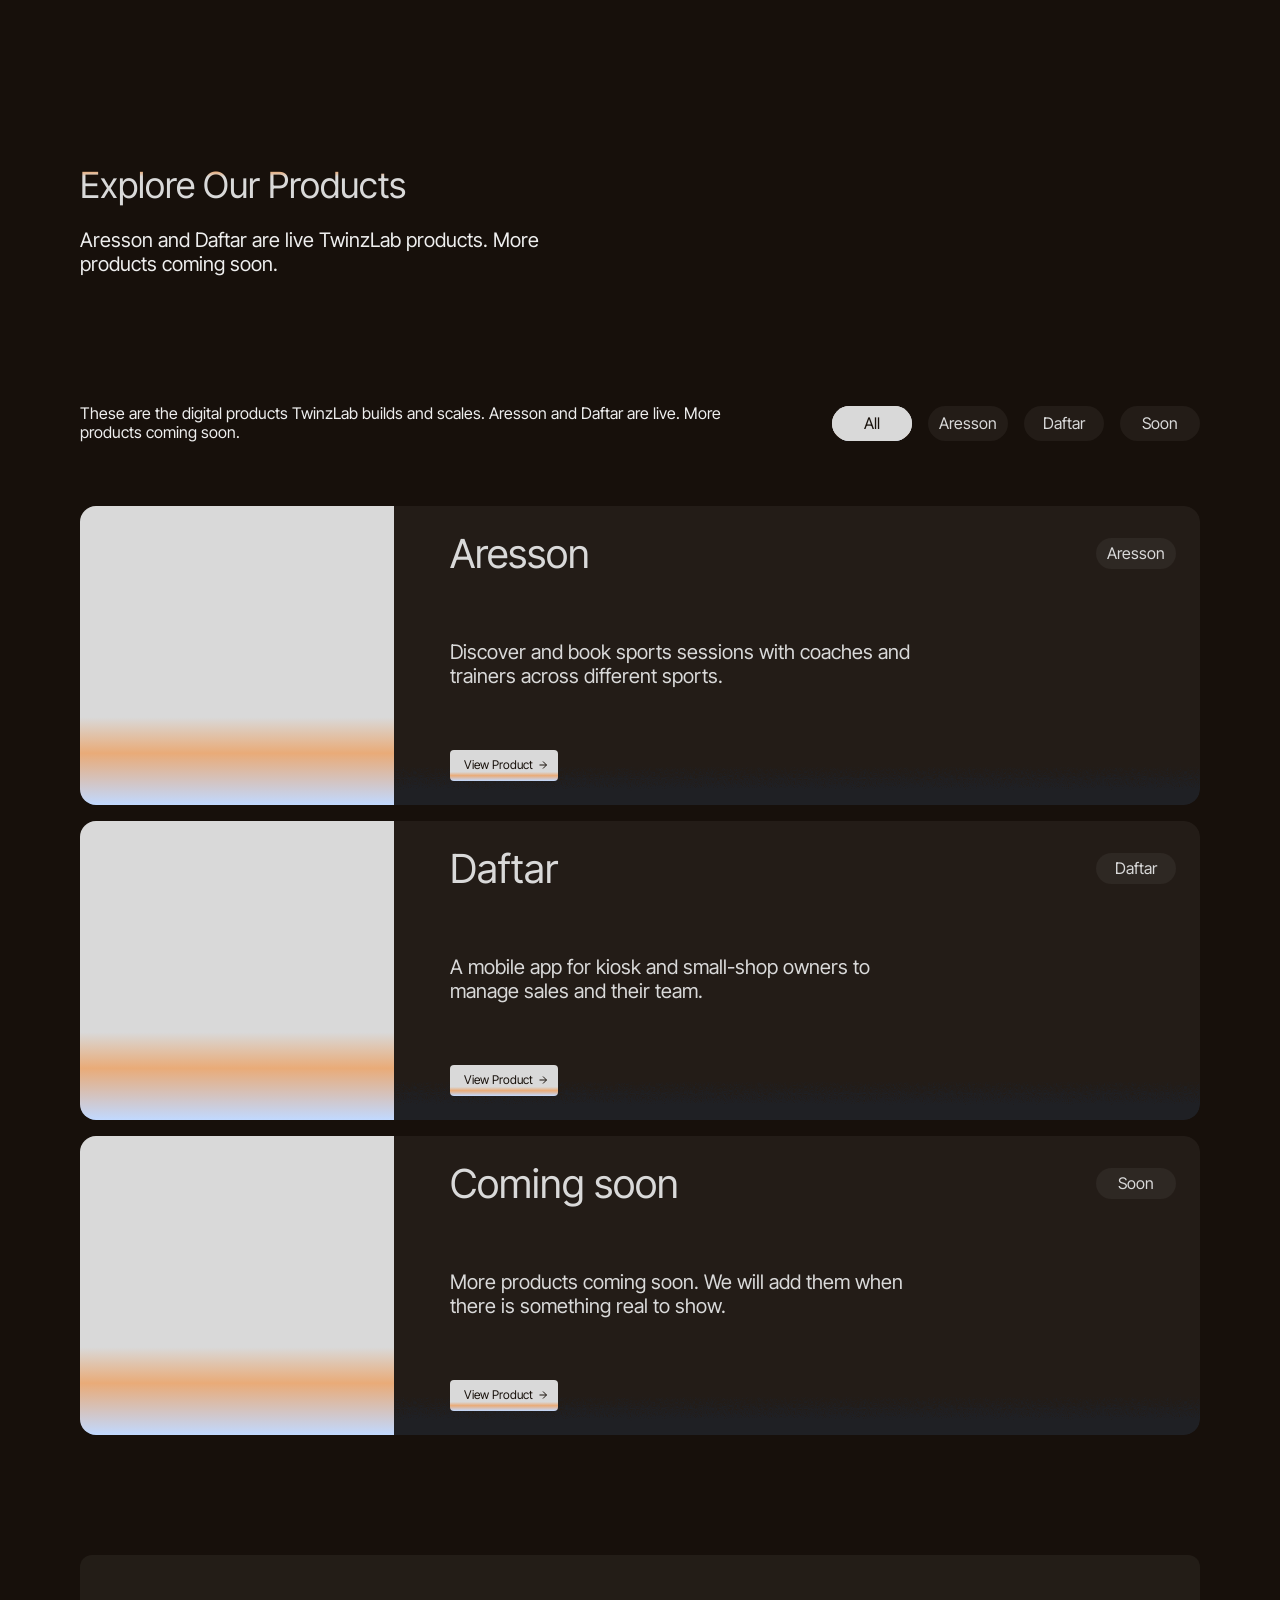
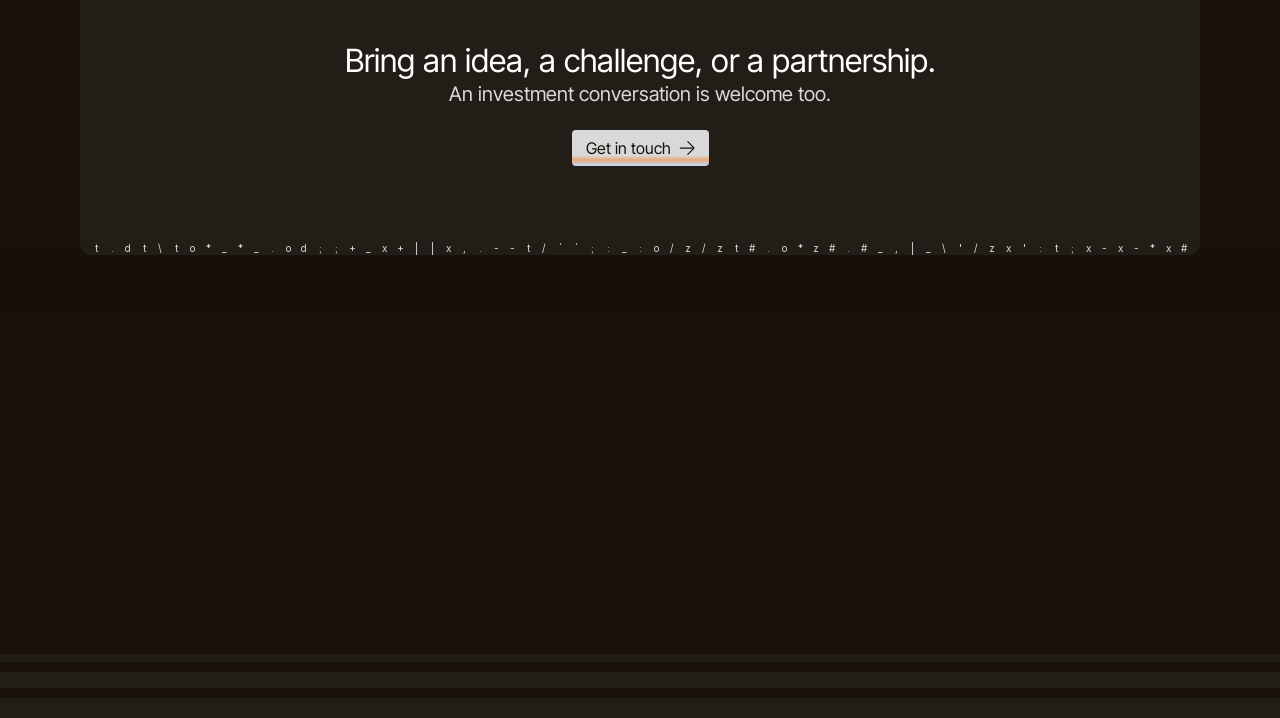
<file: products/index.html>
<!doctype html>
<!-- Published Sep 22, 2026, 1:39 PM UTC -->
<html dir="ltr">
<head><script>(function(){var p=location.pathname;if(p.endsWith("/index.html")){history.replaceState(null,"",p.slice(0,-10))}})()</script><script>(function(){document.addEventListener("click",function(e){if(e.defaultPrevented||e.button!==0||e.metaKey||e.ctrlKey||e.shiftKey||e.altKey)return;var a=e.target&&e.target.closest?e.target.closest("a[href]"):null;if(!a)return;if(a.target&&a.target!=="_self")return;if(a.hasAttribute("download"))return;var href=a.getAttribute("href")||"";if(href.charAt(0)==="#")return;var u;try{u=new URL(a.href,location.href)}catch(err){return}if(u.origin!==location.origin)return;if(u.pathname===location.pathname&&u.hash)return;e.preventDefault();e.stopPropagation();location.assign(u.href)},true)})()</script><script>(function(){var M={"/sites/4wbC1HUnDVL6GYLCfaNijD/searchIndex-DEfCXdky0Uv3.json":"assets/framerusercontent.com/sites/4wbC1HUnDVL6GYLCfaNijD/searchIndex-DEfCXdky0Uv3.json","/sites/4wbC1HUnDVL6GYLCfaNijD/searchIndex-TkpOKrHtNekf.json":"assets/framerusercontent.com/sites/4wbC1HUnDVL6GYLCfaNijD/searchIndex-TkpOKrHtNekf.json","/sites/icons/default-favicon-light.v1.png":"../assets/icons/favicon-32.png","/sites/icons/default-favicon-dark.v1.png":"../assets/icons/favicon-32.png","/sites/icons/default-touch-icon.v3.png":"../assets/icons/apple-touch-icon.png","/assets/5vvr9Vy74if2I6bQbJvbw7SY1pQ.woff2":"assets/framerusercontent.com/assets/5vvr9Vy74if2I6bQbJvbw7SY1pQ.woff2","/assets/EOr0mi4hNtlgWNn9if640EZzXCo.woff2":"assets/framerusercontent.com/assets/EOr0mi4hNtlgWNn9if640EZzXCo.woff2","/assets/Y9k9QrlZAqio88Klkmbd8VoMQc.woff2":"assets/framerusercontent.com/assets/Y9k9QrlZAqio88Klkmbd8VoMQc.woff2","/assets/OYrD2tBIBPvoJXiIHnLoOXnY9M.woff2":"assets/framerusercontent.com/assets/OYrD2tBIBPvoJXiIHnLoOXnY9M.woff2","/assets/JeYwfuaPfZHQhEG8U5gtPDZ7WQ.woff2":"assets/framerusercontent.com/assets/JeYwfuaPfZHQhEG8U5gtPDZ7WQ.woff2","/assets/GrgcKwrN6d3Uz8EwcLHZxwEfC4.woff2":"assets/framerusercontent.com/assets/GrgcKwrN6d3Uz8EwcLHZxwEfC4.woff2","/assets/b6Y37FthZeALduNqHicBT6FutY.woff2":"assets/framerusercontent.com/assets/b6Y37FthZeALduNqHicBT6FutY.woff2","/assets/DpPBYI0sL4fYLgAkX8KXOPVt7c.woff2":"assets/framerusercontent.com/assets/DpPBYI0sL4fYLgAkX8KXOPVt7c.woff2","/assets/4RAEQdEOrcnDkhHiiCbJOw92Lk.woff2":"assets/framerusercontent.com/assets/4RAEQdEOrcnDkhHiiCbJOw92Lk.woff2","/assets/1K3W8DizY3v4emK8Mb08YHxTbs.woff2":"assets/framerusercontent.com/assets/1K3W8DizY3v4emK8Mb08YHxTbs.woff2","/assets/tUSCtfYVM1I1IchuyCwz9gDdQ.woff2":"assets/framerusercontent.com/assets/tUSCtfYVM1I1IchuyCwz9gDdQ.woff2","/assets/VgYFWiwsAC5OYxAycRXXvhze58.woff2":"assets/framerusercontent.com/assets/VgYFWiwsAC5OYxAycRXXvhze58.woff2","/assets/syRNPWzAMIrcJ3wIlPIP43KjQs.woff2":"assets/framerusercontent.com/assets/syRNPWzAMIrcJ3wIlPIP43KjQs.woff2","/assets/GIryZETIX4IFypco5pYZONKhJIo.woff2":"assets/framerusercontent.com/assets/GIryZETIX4IFypco5pYZONKhJIo.woff2","/assets/H89BbHkbHDzlxZzxi8uPzTsp90.woff2":"assets/framerusercontent.com/assets/H89BbHkbHDzlxZzxi8uPzTsp90.woff2","/assets/u6gJwDuwB143kpNK1T1MDKDWkMc.woff2":"assets/framerusercontent.com/assets/u6gJwDuwB143kpNK1T1MDKDWkMc.woff2","/assets/43sJ6MfOPh1LCJt46OvyDuSbA6o.woff2":"assets/framerusercontent.com/assets/43sJ6MfOPh1LCJt46OvyDuSbA6o.woff2","/assets/wccHG0r4gBDAIRhfHiOlq6oEkqw.woff2":"assets/framerusercontent.com/assets/wccHG0r4gBDAIRhfHiOlq6oEkqw.woff2","/assets/WZ367JPwf9bRW6LdTHN8rXgSjw.woff2":"assets/framerusercontent.com/assets/WZ367JPwf9bRW6LdTHN8rXgSjw.woff2","/assets/ia3uin3hQWqDrVloC1zEtYHWw.woff2":"assets/framerusercontent.com/assets/ia3uin3hQWqDrVloC1zEtYHWw.woff2","/assets/2A4Xx7CngadFGlVV4xrO06OBHY.woff2":"assets/framerusercontent.com/assets/2A4Xx7CngadFGlVV4xrO06OBHY.woff2","/assets/CfMzU8w2e7tHgF4T4rATMPuWosA.woff2":"assets/framerusercontent.com/assets/CfMzU8w2e7tHgF4T4rATMPuWosA.woff2","/assets/867QObYax8ANsfX4TGEVU9YiCM.woff2":"assets/framerusercontent.com/assets/867QObYax8ANsfX4TGEVU9YiCM.woff2","/assets/Oyn2ZbENFdnW7mt2Lzjk1h9Zb9k.woff2":"assets/framerusercontent.com/assets/Oyn2ZbENFdnW7mt2Lzjk1h9Zb9k.woff2","/assets/cdAe8hgZ1cMyLu9g005pAW3xMo.woff2":"assets/framerusercontent.com/assets/cdAe8hgZ1cMyLu9g005pAW3xMo.woff2","/assets/DOfvtmE1UplCq161m6Hj8CSQYg.woff2":"assets/framerusercontent.com/assets/DOfvtmE1UplCq161m6Hj8CSQYg.woff2","/assets/pKRFNWFoZl77qYCAIp84lN1h944.woff2":"assets/framerusercontent.com/assets/pKRFNWFoZl77qYCAIp84lN1h944.woff2","/assets/tKtBcDnBMevsEEJKdNGhhkLzYo.woff2":"assets/framerusercontent.com/assets/tKtBcDnBMevsEEJKdNGhhkLzYo.woff2","/images/5wNTXuzFxrzH948E1qX2FNXw.png?scale-down-to=1024&width=1024&height=1404":"assets/framerusercontent.com/images/5wNTXuzFxrzH948E1qX2FNXw.1wlte4w.png","/images/5wNTXuzFxrzH948E1qX2FNXw.png?width=1024&height=1404":"assets/framerusercontent.com/images/5wNTXuzFxrzH948E1qX2FNXw.0gxhl1z.png","/images/OWvAUBBB8qptyC9zyq5FvfxpHk.png?scale-down-to=1024&width=1764&height=2376":"assets/framerusercontent.com/images/OWvAUBBB8qptyC9zyq5FvfxpHk.0em82hq.png","/images/OWvAUBBB8qptyC9zyq5FvfxpHk.png?scale-down-to=2048&width=1764&height=2376":"assets/framerusercontent.com/images/OWvAUBBB8qptyC9zyq5FvfxpHk.1tldzgt.png","/images/OWvAUBBB8qptyC9zyq5FvfxpHk.png?width=1764&height=2376":"assets/framerusercontent.com/images/OWvAUBBB8qptyC9zyq5FvfxpHk.0wchnkd.png","/images/ERl4FbIK9Zc9DdUWeg5PBvwyXkI.png?scale-down-to=1024&width=1472&height=1962":"assets/framerusercontent.com/images/ERl4FbIK9Zc9DdUWeg5PBvwyXkI.02rko28.png","/images/ERl4FbIK9Zc9DdUWeg5PBvwyXkI.png?width=1472&height=1962":"assets/framerusercontent.com/images/ERl4FbIK9Zc9DdUWeg5PBvwyXkI.18v604f.png","/images/EPMXEtXcnyPih3tSHgm97QY.png?scale-down-to=1024&width=736&height=1084":"assets/framerusercontent.com/images/EPMXEtXcnyPih3tSHgm97QY.0llhbxj.png","/images/EPMXEtXcnyPih3tSHgm97QY.png?width=736&height=1084":"assets/framerusercontent.com/images/EPMXEtXcnyPih3tSHgm97QY.0uju136.png","/images/VhEu9cf5LpciwH732bDtwPgPrU.png?width=736&height=981":"assets/framerusercontent.com/images/VhEu9cf5LpciwH732bDtwPgPrU.0of8tct.png","/sites/4wbC1HUnDVL6GYLCfaNijD/rolldown-runtime.Dh6celcD.mjs":"assets/framerusercontent.com/sites/4wbC1HUnDVL6GYLCfaNijD/rolldown-runtime.Dh6celcD.mjs","/sites/4wbC1HUnDVL6GYLCfaNijD/react.D20wc1Tc.mjs":"assets/framerusercontent.com/sites/4wbC1HUnDVL6GYLCfaNijD/react.D20wc1Tc.mjs","/sites/4wbC1HUnDVL6GYLCfaNijD/motion.D6FgqyJb.mjs":"assets/framerusercontent.com/sites/4wbC1HUnDVL6GYLCfaNijD/motion.D6FgqyJb.mjs","/sites/4wbC1HUnDVL6GYLCfaNijD/framer.CGkvXhO0.mjs":"assets/framerusercontent.com/sites/4wbC1HUnDVL6GYLCfaNijD/framer.CGkvXhO0.mjs","/sites/4wbC1HUnDVL6GYLCfaNijD/xzZh76NOK.J_AKAmdp.mjs":"assets/framerusercontent.com/sites/4wbC1HUnDVL6GYLCfaNijD/xzZh76NOK.J_AKAmdp.mjs","/sites/4wbC1HUnDVL6GYLCfaNijD/ZLixWQHwXAzILUA89WILtxq3lKpxb36SN2ptjePSkAs.Dlw_FQaN.mjs":"assets/framerusercontent.com/sites/4wbC1HUnDVL6GYLCfaNijD/ZLixWQHwXAzILUA89WILtxq3lKpxb36SN2ptjePSkAs.Dlw_FQaN.mjs","/sites/4wbC1HUnDVL6GYLCfaNijD/I5DkO70SubCGeDmUZuynrx3pKRND2GYQriDfxC1imHc.FEQmywUn.mjs":"assets/framerusercontent.com/sites/4wbC1HUnDVL6GYLCfaNijD/I5DkO70SubCGeDmUZuynrx3pKRND2GYQriDfxC1imHc.FEQmywUn.mjs","/sites/4wbC1HUnDVL6GYLCfaNijD/shared-lib.D8apzt1x.mjs":"assets/framerusercontent.com/sites/4wbC1HUnDVL6GYLCfaNijD/shared-lib.D8apzt1x.mjs","/sites/4wbC1HUnDVL6GYLCfaNijD/script_main.D2LobRky.mjs":"assets/framerusercontent.com/sites/4wbC1HUnDVL6GYLCfaNijD/script_main.D2LobRky.mjs","/images/KHJXcSHR1XXawvB3GiOoln4n9Fg.jpg?scale-down-to=512&width=4565&height=3888":"assets/framerusercontent.com/images/KHJXcSHR1XXawvB3GiOoln4n9Fg.114qk3i.jpg","/images/KHJXcSHR1XXawvB3GiOoln4n9Fg.jpg?scale-down-to=1024&width=4565&height=3888":"assets/framerusercontent.com/images/KHJXcSHR1XXawvB3GiOoln4n9Fg.1frisy3.jpg","/images/KHJXcSHR1XXawvB3GiOoln4n9Fg.jpg?scale-down-to=2048&width=4565&height=3888":"assets/framerusercontent.com/images/KHJXcSHR1XXawvB3GiOoln4n9Fg.1rfb8ic.jpg","/images/KHJXcSHR1XXawvB3GiOoln4n9Fg.jpg?scale-down-to=4096&width=4565&height=3888":"assets/framerusercontent.com/images/KHJXcSHR1XXawvB3GiOoln4n9Fg.01gbidz.jpg","/images/KHJXcSHR1XXawvB3GiOoln4n9Fg.jpg?width=4565&height=3888":"assets/framerusercontent.com/images/KHJXcSHR1XXawvB3GiOoln4n9Fg.1f6i0lw.jpg","/images/eaGTdL1Y6fiZm7RNrpgyVO8Ymps.jpg?width=736&height=917":"assets/framerusercontent.com/images/eaGTdL1Y6fiZm7RNrpgyVO8Ymps.0mqmx3e.jpg","/images/xjnUozwBcroSgyqhO9rSPKg1Dr0.jpg?scale-down-to=1024&width=1024&height=1536":"assets/framerusercontent.com/images/xjnUozwBcroSgyqhO9rSPKg1Dr0.1rrmnwm.jpg","/images/xjnUozwBcroSgyqhO9rSPKg1Dr0.jpg?width=1024&height=1536":"assets/framerusercontent.com/images/xjnUozwBcroSgyqhO9rSPKg1Dr0.0mvmq25.jpg","/images/QKhuSh311lC3mo2hc5PMnQAW8.png?scale-down-to=512&width=680&height=204":"assets/framerusercontent.com/images/QKhuSh311lC3mo2hc5PMnQAW8.092t4qj.png","/images/QKhuSh311lC3mo2hc5PMnQAW8.png?width=680&height=204":"assets/framerusercontent.com/images/QKhuSh311lC3mo2hc5PMnQAW8.0h7b8pd.png","/images/z7F9FHd73S3X6SGNm0x5H7eoYw.png?scale-down-to=512&width=892&height=204":"assets/framerusercontent.com/images/z7F9FHd73S3X6SGNm0x5H7eoYw.0j57vyw.png","/images/z7F9FHd73S3X6SGNm0x5H7eoYw.png?width=892&height=204":"assets/framerusercontent.com/images/z7F9FHd73S3X6SGNm0x5H7eoYw.05p1p1q.png","/images/MU0E3fIcm0KokSLkuutqOMT08.png?scale-down-to=512&width=1304&height=204":"assets/framerusercontent.com/images/MU0E3fIcm0KokSLkuutqOMT08.0xk2aev.png","/images/MU0E3fIcm0KokSLkuutqOMT08.png?scale-down-to=1024&width=1304&height=204":"assets/framerusercontent.com/images/MU0E3fIcm0KokSLkuutqOMT08.193roc8.png","/images/MU0E3fIcm0KokSLkuutqOMT08.png?width=1304&height=204":"assets/framerusercontent.com/images/MU0E3fIcm0KokSLkuutqOMT08.07tkspt.png","/images/Y3r5aZluLj0QVBkmYgLyFoEXiM.png?scale-down-to=512&width=1868&height=204":"assets/framerusercontent.com/images/Y3r5aZluLj0QVBkmYgLyFoEXiM.1jn5c2u.png","/images/Y3r5aZluLj0QVBkmYgLyFoEXiM.png?scale-down-to=1024&width=1868&height=204":"assets/framerusercontent.com/images/Y3r5aZluLj0QVBkmYgLyFoEXiM.020kqzp.png","/images/Y3r5aZluLj0QVBkmYgLyFoEXiM.png?width=1868&height=204":"assets/framerusercontent.com/images/Y3r5aZluLj0QVBkmYgLyFoEXiM.0khj1e8.png","/sites/4wbC1HUnDVL6GYLCfaNijD/yx-adpuVsdGhmiLUv5Qkiuw-CXOUc0b5k-WM5rCk3ys.CzHPG6Rt.mjs":"assets/framerusercontent.com/sites/4wbC1HUnDVL6GYLCfaNijD/yx-adpuVsdGhmiLUv5Qkiuw-CXOUc0b5k-WM5rCk3ys.CzHPG6Rt.mjs","/sites/4wbC1HUnDVL6GYLCfaNijD/1KhtaoUybl6JUoy4-DUXr-lSAJliY13bCpWr3nDCOfA.BzdNgoCc.mjs":"assets/framerusercontent.com/sites/4wbC1HUnDVL6GYLCfaNijD/1KhtaoUybl6JUoy4-DUXr-lSAJliY13bCpWr3nDCOfA.BzdNgoCc.mjs","/images/QR7y9eZA7mXlIO7C2ukEv0els.png?width=320&height=140":"assets/framerusercontent.com/images/QR7y9eZA7mXlIO7C2ukEv0els.1p74yqr.png","/images/4vOIkVjZtxWl6L2eE4Z4jc2DVCQ.png?scale-down-to=512&width=3600&height=897":"assets/framerusercontent.com/images/4vOIkVjZtxWl6L2eE4Z4jc2DVCQ.0kim7qm.png","/images/4vOIkVjZtxWl6L2eE4Z4jc2DVCQ.png?scale-down-to=1024&width=3600&height=897":"assets/framerusercontent.com/images/4vOIkVjZtxWl6L2eE4Z4jc2DVCQ.134p5dp.png","/images/4vOIkVjZtxWl6L2eE4Z4jc2DVCQ.png?scale-down-to=2048&width=3600&height=897":"assets/framerusercontent.com/images/4vOIkVjZtxWl6L2eE4Z4jc2DVCQ.0c0hsec.png","/images/4vOIkVjZtxWl6L2eE4Z4jc2DVCQ.png?width=3600&height=897":"assets/framerusercontent.com/images/4vOIkVjZtxWl6L2eE4Z4jc2DVCQ.07rbw3o.png","/sites/4wbC1HUnDVL6GYLCfaNijD/uNvUQUH_e3dat3doMjg_o-CO4P2Upe6IZkOJm8uCeo4.De5xg7Hn.mjs":"assets/framerusercontent.com/sites/4wbC1HUnDVL6GYLCfaNijD/uNvUQUH_e3dat3doMjg_o-CO4P2Upe6IZkOJm8uCeo4.De5xg7Hn.mjs","/sites/4wbC1HUnDVL6GYLCfaNijD/j_SdNZuQIHwcej-mAOCZB7Q4xnfhj-zTPuNJLC5btBc.D-N9AhjI.mjs":"assets/framerusercontent.com/sites/4wbC1HUnDVL6GYLCfaNijD/j_SdNZuQIHwcej-mAOCZB7Q4xnfhj-zTPuNJLC5btBc.D-N9AhjI.mjs","/sites/4wbC1HUnDVL6GYLCfaNijD/SitesNotFoundPage.js@1.4.DkVKB536.mjs":"assets/framerusercontent.com/sites/4wbC1HUnDVL6GYLCfaNijD/SitesNotFoundPage.js@1.4.DkVKB536.mjs","/sites/4wbC1HUnDVL6GYLCfaNijD/b3JZbrpKtKMZL63x2leUXwRHgidARb05pHdFHGCvyjw.wFUEeHC7.mjs":"assets/framerusercontent.com/sites/4wbC1HUnDVL6GYLCfaNijD/b3JZbrpKtKMZL63x2leUXwRHgidARb05pHdFHGCvyjw.wFUEeHC7.mjs","/sites/4wbC1HUnDVL6GYLCfaNijD/J1LWJOD1Qg_o5rItbz2DgygRxRinIbIrnioXYkrONco.BD6dFGHl.mjs":"assets/framerusercontent.com/sites/4wbC1HUnDVL6GYLCfaNijD/J1LWJOD1Qg_o5rItbz2DgygRxRinIbIrnioXYkrONco.BD6dFGHl.mjs","/sites/4wbC1HUnDVL6GYLCfaNijD/boDAYvS3__SkcRCdf0CEQhrtyOOKi3ow46GD-LLVPCc.BcNb0lKg.mjs":"assets/framerusercontent.com/sites/4wbC1HUnDVL6GYLCfaNijD/boDAYvS3__SkcRCdf0CEQhrtyOOKi3ow46GD-LLVPCc.BcNb0lKg.mjs","/sites/4wbC1HUnDVL6GYLCfaNijD/PX9hIOIVM.DqUuWrHf.mjs":"assets/framerusercontent.com/sites/4wbC1HUnDVL6GYLCfaNijD/PX9hIOIVM.DqUuWrHf.mjs","/images/9VwT053xK0dqx3RWzJm9EDi90o.png?scale-down-to=1200&width=2400&height=1330":"assets/framerusercontent.com/images/9VwT053xK0dqx3RWzJm9EDi90o.1eb8a1b.png","/assets/hyOgCu0Xnghbimh0pE8QTvtt2AU.woff2":"assets/framerusercontent.com/assets/hyOgCu0Xnghbimh0pE8QTvtt2AU.woff2","/assets/NeGmSOXrPBfEFIy5YZeHq17LEDA.woff2":"assets/framerusercontent.com/assets/NeGmSOXrPBfEFIy5YZeHq17LEDA.woff2","/assets/oYaAX5himiTPYuN8vLWnqBbfD2s.woff2":"assets/framerusercontent.com/assets/oYaAX5himiTPYuN8vLWnqBbfD2s.woff2","/assets/lEJLP4R0yuCaMCjSXYHtJw72M.woff2":"assets/framerusercontent.com/assets/lEJLP4R0yuCaMCjSXYHtJw72M.woff2","/assets/cRJyLNuTJR5jbyKzGi33wU9cqIQ.woff2":"assets/framerusercontent.com/assets/cRJyLNuTJR5jbyKzGi33wU9cqIQ.woff2","/assets/1ZFS7N918ojhhd0nQWdj3jz4w.woff2":"assets/framerusercontent.com/assets/1ZFS7N918ojhhd0nQWdj3jz4w.woff2","/assets/A0Wcc7NgXMjUuFdquHDrIZpzZw0.woff2":"assets/framerusercontent.com/assets/A0Wcc7NgXMjUuFdquHDrIZpzZw0.woff2","/assets/5A3Ce6C9YYmCjpQx9M4inSaKU.woff2":"assets/framerusercontent.com/assets/5A3Ce6C9YYmCjpQx9M4inSaKU.woff2","/assets/Qx95Xyt0Ka3SGhinnbXIGpEIyP4.woff2":"assets/framerusercontent.com/assets/Qx95Xyt0Ka3SGhinnbXIGpEIyP4.woff2","/assets/6mJuEAguuIuMog10gGvH5d3cl8.woff2":"assets/framerusercontent.com/assets/6mJuEAguuIuMog10gGvH5d3cl8.woff2","/assets/xYYWaj7wCU5zSQH0eXvSaS19wo.woff2":"assets/framerusercontent.com/assets/xYYWaj7wCU5zSQH0eXvSaS19wo.woff2","/assets/otTaNuNpVK4RbdlT7zDDdKvQBA.woff2":"assets/framerusercontent.com/assets/otTaNuNpVK4RbdlT7zDDdKvQBA.woff2","/assets/d3tHnaQIAeqiE5hGcRw4mmgWYU.woff2":"assets/framerusercontent.com/assets/d3tHnaQIAeqiE5hGcRw4mmgWYU.woff2","/assets/DolVirEGb34pEXEp8t8FQBSK4.woff2":"assets/framerusercontent.com/assets/DolVirEGb34pEXEp8t8FQBSK4.woff2","/sites/4wbC1HUnDVL6GYLCfaNijD/KZCRndFLsnLVmtqi7Gs1UKajO-Lr1V7UmagVHfqpmbQ.FDPvFhW1.mjs":"assets/framerusercontent.com/sites/4wbC1HUnDVL6GYLCfaNijD/KZCRndFLsnLVmtqi7Gs1UKajO-Lr1V7UmagVHfqpmbQ.FDPvFhW1.mjs","/sites/4wbC1HUnDVL6GYLCfaNijD/sc61x67TYZyfcAB7CQElZIOFn81OvCzG684wFYKUl3U.x6xCcy_d.mjs":"assets/framerusercontent.com/sites/4wbC1HUnDVL6GYLCfaNijD/sc61x67TYZyfcAB7CQElZIOFn81OvCzG684wFYKUl3U.x6xCcy_d.mjs","/third-party-assets/fontshare/":"assets/framerusercontent.com/third-party-assets/fontshare/index","/sites/4wbC1HUnDVL6GYLCfaNijD/google-YSYBFRE6.BZ57zP5h.mjs":"assets/framerusercontent.com/sites/4wbC1HUnDVL6GYLCfaNijD/google-YSYBFRE6.BZ57zP5h.mjs","/sites/4wbC1HUnDVL6GYLCfaNijD/fontshare-TIA7QUPT.CjCmvCKY.mjs":"assets/framerusercontent.com/sites/4wbC1HUnDVL6GYLCfaNijD/fontshare-TIA7QUPT.CjCmvCKY.mjs","/sites/4wbC1HUnDVL6GYLCfaNijD/google-H6SFY4F5.5HW9yzMR.mjs":"assets/framerusercontent.com/sites/4wbC1HUnDVL6GYLCfaNijD/google-H6SFY4F5.5HW9yzMR.mjs","/sites/4wbC1HUnDVL6GYLCfaNijD/fontshare-PZLWRK4B.CuFl42Lb.mjs":"assets/framerusercontent.com/sites/4wbC1HUnDVL6GYLCfaNijD/fontshare-PZLWRK4B.CuFl42Lb.mjs","/sites/4wbC1HUnDVL6GYLCfaNijD/framer-font-RD2SUPQH.BV4yRwNx.mjs":"assets/framerusercontent.com/sites/4wbC1HUnDVL6GYLCfaNijD/framer-font-RD2SUPQH.BV4yRwNx.mjs","/sites/4wbC1HUnDVL6GYLCfaNijD/google-EGNT223R.4Zga1324.mjs":"assets/framerusercontent.com/sites/4wbC1HUnDVL6GYLCfaNijD/google-EGNT223R.4Zga1324.mjs","/sites/4wbC1HUnDVL6GYLCfaNijD/fontshare-SXU5BGFE.DwUZJPwH.mjs":"assets/framerusercontent.com/sites/4wbC1HUnDVL6GYLCfaNijD/fontshare-SXU5BGFE.DwUZJPwH.mjs","/chunk-BAHUFDKX.mjs":"assets/app.framerstatic.com/chunk-BAHUFDKX.mjs","/chunk-6W2K2MOG.mjs":"assets/app.framerstatic.com/chunk-6W2K2MOG.mjs","/editorbar.PARCUZAY.mjs":"assets/app.framerstatic.com/editorbar.PARCUZAY.mjs","/chunk-WLHSDIGQ.mjs":"assets/app.framerstatic.com/chunk-WLHSDIGQ.mjs","/chunk-YRQ7G4QH.mjs":"assets/app.framerstatic.com/chunk-YRQ7G4QH.mjs","/chunk-WOEOGJ2W.mjs":"assets/app.framerstatic.com/chunk-WOEOGJ2W.mjs","/editorbar.T7C3RN3O.css":"assets/app.framerstatic.com/editorbar.T7C3RN3O.css","/EditButton-JSBAOQB4.mjs":"assets/app.framerstatic.com/EditButton-JSBAOQB4.mjs","/render-IED2CVS4.mjs":"assets/app.framerstatic.com/render-IED2CVS4.mjs","/chunk-VDA3GRFX.mjs":"assets/app.framerstatic.com/chunk-VDA3GRFX.mjs","/chunk-E3YBISDV.mjs":"assets/app.framerstatic.com/chunk-E3YBISDV.mjs","/chunk-2H4MUVXX.mjs":"assets/app.framerstatic.com/chunk-2H4MUVXX.mjs","/chunk-GCE6XRE4.mjs":"assets/app.framerstatic.com/chunk-GCE6XRE4.mjs","/chunk-FN4UUVUF.mjs":"assets/app.framerstatic.com/chunk-FN4UUVUF.mjs","/chunk-ROHJYNPZ.mjs":"assets/app.framerstatic.com/chunk-ROHJYNPZ.mjs","/chunk-W66X7GVB.mjs":"assets/app.framerstatic.com/chunk-W66X7GVB.mjs","/chunk-OBLCCTWZ.mjs":"assets/app.framerstatic.com/chunk-OBLCCTWZ.mjs","/chunk-SCCCCPCG.mjs":"assets/app.framerstatic.com/chunk-SCCCCPCG.mjs","/chunk-ASUY6MBG.mjs":"assets/app.framerstatic.com/chunk-ASUY6MBG.mjs","/chunk-UNTH6S73.mjs":"assets/app.framerstatic.com/chunk-UNTH6S73.mjs","/chunk-YE4QPCYK.mjs":"assets/app.framerstatic.com/chunk-YE4QPCYK.mjs","/chunk-EDICM4ZE.mjs":"assets/app.framerstatic.com/chunk-EDICM4ZE.mjs","/chunk-GM6ZIJO3.mjs":"assets/app.framerstatic.com/chunk-GM6ZIJO3.mjs","/chunk-OBFX54BM.mjs":"assets/app.framerstatic.com/chunk-OBFX54BM.mjs","/chunk-5C7X4FEK.mjs":"assets/app.framerstatic.com/chunk-5C7X4FEK.mjs","/chunk-J5DVQA32.mjs":"assets/app.framerstatic.com/chunk-J5DVQA32.mjs","/chunk-MTT6DWBN.mjs":"assets/app.framerstatic.com/chunk-MTT6DWBN.mjs","/chunk-4MZFSIH2.mjs":"assets/app.framerstatic.com/chunk-4MZFSIH2.mjs","/chunk-PI4LEFBH.mjs":"assets/app.framerstatic.com/chunk-PI4LEFBH.mjs","/chunk-FIJLBKPU.mjs":"assets/app.framerstatic.com/chunk-FIJLBKPU.mjs","/chunk-Z6VUQ3QJ.mjs":"assets/app.framerstatic.com/chunk-Z6VUQ3QJ.mjs","/chunk-OMRVBBOI.mjs":"assets/app.framerstatic.com/chunk-OMRVBBOI.mjs","/chunk-ITWXP3Q5.mjs":"assets/app.framerstatic.com/chunk-ITWXP3Q5.mjs","/chunk-V3C5CSFI.mjs":"assets/app.framerstatic.com/chunk-V3C5CSFI.mjs","/chunk-5U4SUQEI.mjs":"assets/app.framerstatic.com/chunk-5U4SUQEI.mjs","/chunk-C5Y5YWSH.mjs":"assets/app.framerstatic.com/chunk-C5Y5YWSH.mjs","/chunk-THLXULOJ.mjs":"assets/app.framerstatic.com/chunk-THLXULOJ.mjs","/chunk-SAZULEG5.mjs":"assets/app.framerstatic.com/chunk-SAZULEG5.mjs","/chunk-SPWSWTND.mjs":"assets/app.framerstatic.com/chunk-SPWSWTND.mjs","/chunk-FLBG7PWI.mjs":"assets/app.framerstatic.com/chunk-FLBG7PWI.mjs","/chunk-LDRFGW2T.mjs":"assets/app.framerstatic.com/chunk-LDRFGW2T.mjs","/chunk-Z66WCEU2.mjs":"assets/app.framerstatic.com/chunk-Z66WCEU2.mjs","/chunk-73DCT4FW.mjs":"assets/app.framerstatic.com/chunk-73DCT4FW.mjs","/chunk-Q652OIYH.mjs":"assets/app.framerstatic.com/chunk-Q652OIYH.mjs","/chunk-L2QYKMOJ.mjs":"assets/app.framerstatic.com/chunk-L2QYKMOJ.mjs","/chunk-3UST277J.mjs":"assets/app.framerstatic.com/chunk-3UST277J.mjs","/chunk-SPYOA764.mjs":"assets/app.framerstatic.com/chunk-SPYOA764.mjs","/chunk-P2EHRTSW.mjs":"assets/app.framerstatic.com/chunk-P2EHRTSW.mjs","/chunk-TBIEYZSY.mjs":"assets/app.framerstatic.com/chunk-TBIEYZSY.mjs","/chunk-CQFDQWO5.mjs":"assets/app.framerstatic.com/chunk-CQFDQWO5.mjs","/chunk-HOW5W3JA.mjs":"assets/app.framerstatic.com/chunk-HOW5W3JA.mjs","/chunk-X4EYKLAQ.mjs":"assets/app.framerstatic.com/chunk-X4EYKLAQ.mjs","/chunk-QDBXEUMZ.mjs":"assets/app.framerstatic.com/chunk-QDBXEUMZ.mjs","/chunk-AYYBTPZU.mjs":"assets/app.framerstatic.com/chunk-AYYBTPZU.mjs","/chunk-NSRT2ZQH.mjs":"assets/app.framerstatic.com/chunk-NSRT2ZQH.mjs","/chunk-VBCXFFMV.mjs":"assets/app.framerstatic.com/chunk-VBCXFFMV.mjs","/chunk-UYIYJ4FN.mjs":"assets/app.framerstatic.com/chunk-UYIYJ4FN.mjs","/chunk-TAWBAA4D.mjs":"assets/app.framerstatic.com/chunk-TAWBAA4D.mjs","/chunk-T7NX2NGB.mjs":"assets/app.framerstatic.com/chunk-T7NX2NGB.mjs","/chunk-2XPBDQIU.mjs":"assets/app.framerstatic.com/chunk-2XPBDQIU.mjs","/chunk-XQYTUJYG.mjs":"assets/app.framerstatic.com/chunk-XQYTUJYG.mjs","/chunk-55TTHWOQ.mjs":"assets/app.framerstatic.com/chunk-55TTHWOQ.mjs","/chunk-JQQVRMNM.mjs":"assets/app.framerstatic.com/chunk-JQQVRMNM.mjs","/chunk-EZMDKA7N.mjs":"assets/app.framerstatic.com/chunk-EZMDKA7N.mjs","/chunk-P3P2Q75U.mjs":"assets/app.framerstatic.com/chunk-P3P2Q75U.mjs","/chunk-WQ2SFN3F.mjs":"assets/app.framerstatic.com/chunk-WQ2SFN3F.mjs","/chunk-XNZRDAH2.mjs":"assets/app.framerstatic.com/chunk-XNZRDAH2.mjs","/chunk-2TDYTTQ7.mjs":"assets/app.framerstatic.com/chunk-2TDYTTQ7.mjs","/chunk-ZHEXTBMH.mjs":"assets/app.framerstatic.com/chunk-ZHEXTBMH.mjs","/chunk-2OYYSC7Y.mjs":"assets/app.framerstatic.com/chunk-2OYYSC7Y.mjs","/chunk-XY5XQ5SR.mjs":"assets/app.framerstatic.com/chunk-XY5XQ5SR.mjs","/chunk-I46TPHMS.mjs":"assets/app.framerstatic.com/chunk-I46TPHMS.mjs","/chunk-FENFGJIW.mjs":"assets/app.framerstatic.com/chunk-FENFGJIW.mjs","/chunk-WFBCHK4S.mjs":"assets/app.framerstatic.com/chunk-WFBCHK4S.mjs","/chunk-HQMZV6DP.mjs":"assets/app.framerstatic.com/chunk-HQMZV6DP.mjs","/chunk-YGN7H5WF.mjs":"assets/app.framerstatic.com/chunk-YGN7H5WF.mjs","/chunk-SR2NVY3J.mjs":"assets/app.framerstatic.com/chunk-SR2NVY3J.mjs","/chunk-SFAGFBDE.mjs":"assets/app.framerstatic.com/chunk-SFAGFBDE.mjs","/chunk-WWAPNTNC.mjs":"assets/app.framerstatic.com/chunk-WWAPNTNC.mjs","/chunk-VL36AUXC.mjs":"assets/app.framerstatic.com/chunk-VL36AUXC.mjs","/chunk-7AUGB2CM.mjs":"assets/app.framerstatic.com/chunk-7AUGB2CM.mjs","/chunk-ZRYKVWJA.mjs":"assets/app.framerstatic.com/chunk-ZRYKVWJA.mjs","/chunk-G5MFIWCZ.mjs":"assets/app.framerstatic.com/chunk-G5MFIWCZ.mjs","/chunk-WPWSHZF5.mjs":"assets/app.framerstatic.com/chunk-WPWSHZF5.mjs","/chunk-YFZDEJ5H.mjs":"assets/app.framerstatic.com/chunk-YFZDEJ5H.mjs","/chunk-D3SZBJZX.mjs":"assets/app.framerstatic.com/chunk-D3SZBJZX.mjs","/chunk-2XVRQU4X.mjs":"assets/app.framerstatic.com/chunk-2XVRQU4X.mjs","/chunk-N2DJHBJE.mjs":"assets/app.framerstatic.com/chunk-N2DJHBJE.mjs","/chunk-XFC6OVIX.mjs":"assets/app.framerstatic.com/chunk-XFC6OVIX.mjs","/chunk-VNAJ22F5.mjs":"assets/app.framerstatic.com/chunk-VNAJ22F5.mjs","/chunk-Q3WX3LWW.mjs":"assets/app.framerstatic.com/chunk-Q3WX3LWW.mjs","/chunk-2Z4UPA7G.mjs":"assets/app.framerstatic.com/chunk-2Z4UPA7G.mjs","/chunk-FUMDHGSM.mjs":"assets/app.framerstatic.com/chunk-FUMDHGSM.mjs","/chunk-AZTPTJIU.mjs":"assets/app.framerstatic.com/chunk-AZTPTJIU.mjs","/chunk-3ZF63OSO.mjs":"assets/app.framerstatic.com/chunk-3ZF63OSO.mjs","/chunk-GMWPBMT2.mjs":"assets/app.framerstatic.com/chunk-GMWPBMT2.mjs","/chunk-CL6GX6H5.mjs":"assets/app.framerstatic.com/chunk-CL6GX6H5.mjs","/chunk-YY75G3LC.mjs":"assets/app.framerstatic.com/chunk-YY75G3LC.mjs","/chunk-BJIVG5HO.mjs":"assets/app.framerstatic.com/chunk-BJIVG5HO.mjs","/chunk-VDG2MPOQ.mjs":"assets/app.framerstatic.com/chunk-VDG2MPOQ.mjs","/chunk-4OXZBHRI.mjs":"assets/app.framerstatic.com/chunk-4OXZBHRI.mjs","/chunk-5Y36GTP3.mjs":"assets/app.framerstatic.com/chunk-5Y36GTP3.mjs","/chunk-FYUJQV6J.mjs":"assets/app.framerstatic.com/chunk-FYUJQV6J.mjs","/chunk-2BM47LJQ.mjs":"assets/app.framerstatic.com/chunk-2BM47LJQ.mjs","/chunk-PD3HCHCY.mjs":"assets/app.framerstatic.com/chunk-PD3HCHCY.mjs","/chunk-3J54CQAM.mjs":"assets/app.framerstatic.com/chunk-3J54CQAM.mjs","/chunk-P45QTZY6.mjs":"assets/app.framerstatic.com/chunk-P45QTZY6.mjs","/chunk-AYQKZXW6.mjs":"assets/app.framerstatic.com/chunk-AYQKZXW6.mjs","/chunk-VXLYYVOJ.mjs":"assets/app.framerstatic.com/chunk-VXLYYVOJ.mjs","/chunk-2YABGGH2.mjs":"assets/app.framerstatic.com/chunk-2YABGGH2.mjs","/chunk-7ZCOVLUS.mjs":"assets/app.framerstatic.com/chunk-7ZCOVLUS.mjs","/chunk-ANXOQHTL.mjs":"assets/app.framerstatic.com/chunk-ANXOQHTL.mjs","/chunk-LTEMP6RH.mjs":"assets/app.framerstatic.com/chunk-LTEMP6RH.mjs","/chunk-XYZPQWJL.mjs":"assets/app.framerstatic.com/chunk-XYZPQWJL.mjs","/chunk-HW4CRIQ3.mjs":"assets/app.framerstatic.com/chunk-HW4CRIQ3.mjs","/chunk-FUPTH5CC.mjs":"assets/app.framerstatic.com/chunk-FUPTH5CC.mjs","/chunk-47P32JLD.mjs":"assets/app.framerstatic.com/chunk-47P32JLD.mjs","/chunk-SYL6OKHD.mjs":"assets/app.framerstatic.com/chunk-SYL6OKHD.mjs","/chunk-OGQCKB6U.mjs":"assets/app.framerstatic.com/chunk-OGQCKB6U.mjs","/chunk-FLVO4WJT.mjs":"assets/app.framerstatic.com/chunk-FLVO4WJT.mjs","/chunk-4WXXSAR6.mjs":"assets/app.framerstatic.com/chunk-4WXXSAR6.mjs","/chunk-ZKCTCDT7.mjs":"assets/app.framerstatic.com/chunk-ZKCTCDT7.mjs","/chunk-K6L5GVTR.mjs":"assets/app.framerstatic.com/chunk-K6L5GVTR.mjs","/chunk-ZMTRWU6S.mjs":"assets/app.framerstatic.com/chunk-ZMTRWU6S.mjs","/chunk-4DZYYGMW.mjs":"assets/app.framerstatic.com/chunk-4DZYYGMW.mjs","/chunk-JOTEA4IC.mjs":"assets/app.framerstatic.com/chunk-JOTEA4IC.mjs","/chunk-VLGNAOWL.mjs":"assets/app.framerstatic.com/chunk-VLGNAOWL.mjs","/chunk-P6Q3LWLD.mjs":"assets/app.framerstatic.com/chunk-P6Q3LWLD.mjs","/chunk-3Q2X6TXS.mjs":"assets/app.framerstatic.com/chunk-3Q2X6TXS.mjs","/chunk-POPDNPJQ.mjs":"assets/app.framerstatic.com/chunk-POPDNPJQ.mjs","/chunk-TS24LVSZ.mjs":"assets/app.framerstatic.com/chunk-TS24LVSZ.mjs","/chunk-NKBHLXOY.mjs":"assets/app.framerstatic.com/chunk-NKBHLXOY.mjs","/chunk-3Q7ROSGO.mjs":"assets/app.framerstatic.com/chunk-3Q7ROSGO.mjs","/chunk-YQEVRFGW.mjs":"assets/app.framerstatic.com/chunk-YQEVRFGW.mjs","/chunk-AZXT5MI7.mjs":"assets/app.framerstatic.com/chunk-AZXT5MI7.mjs","/chunk-6VWSHGY2.mjs":"assets/app.framerstatic.com/chunk-6VWSHGY2.mjs","/chunk-DWEQS5LX.mjs":"assets/app.framerstatic.com/chunk-DWEQS5LX.mjs","/chunk-BJTPFQZ7.mjs":"assets/app.framerstatic.com/chunk-BJTPFQZ7.mjs","/chunk-7LRTGYQX.mjs":"assets/app.framerstatic.com/chunk-7LRTGYQX.mjs","/chunk-VD6KMVU6.mjs":"assets/app.framerstatic.com/chunk-VD6KMVU6.mjs","/chunk-FUQZY6JN.mjs":"assets/app.framerstatic.com/chunk-FUQZY6JN.mjs","/chunk-LGA6DRSR.mjs":"assets/app.framerstatic.com/chunk-LGA6DRSR.mjs","/chunk-4HRYW54D.mjs":"assets/app.framerstatic.com/chunk-4HRYW54D.mjs","/chunk-DMP2ZDLW.mjs":"assets/app.framerstatic.com/chunk-DMP2ZDLW.mjs","/chunk-EKYJNLIX.mjs":"assets/app.framerstatic.com/chunk-EKYJNLIX.mjs","/chunk-XVTPET7X.mjs":"assets/app.framerstatic.com/chunk-XVTPET7X.mjs","/chunk-HSXSG72K.mjs":"assets/app.framerstatic.com/chunk-HSXSG72K.mjs","/chunk-5ZFCTKOG.mjs":"assets/app.framerstatic.com/chunk-5ZFCTKOG.mjs","/chunk-IDTVCY65.mjs":"assets/app.framerstatic.com/chunk-IDTVCY65.mjs","/chunk-6US2BCGV.mjs":"assets/app.framerstatic.com/chunk-6US2BCGV.mjs","/chunk-YX57V7JF.mjs":"assets/app.framerstatic.com/chunk-YX57V7JF.mjs","/chunk-T7K6IZ6W.mjs":"assets/app.framerstatic.com/chunk-T7K6IZ6W.mjs","/chunk-SJ5ZASSS.mjs":"assets/app.framerstatic.com/chunk-SJ5ZASSS.mjs","/chunk-3PIOJLHR.mjs":"assets/app.framerstatic.com/chunk-3PIOJLHR.mjs","/chunk-YS3B4HMG.mjs":"assets/app.framerstatic.com/chunk-YS3B4HMG.mjs","/chunk-63PKWLSH.mjs":"assets/app.framerstatic.com/chunk-63PKWLSH.mjs","/chunk-P5P54LX6.mjs":"assets/app.framerstatic.com/chunk-P5P54LX6.mjs","/chunk-7WJ42D6X.mjs":"assets/app.framerstatic.com/chunk-7WJ42D6X.mjs","/chunk-3DO2FQVH.mjs":"assets/app.framerstatic.com/chunk-3DO2FQVH.mjs","/chunk-R3RMO3B5.mjs":"assets/app.framerstatic.com/chunk-R3RMO3B5.mjs","/chunk-GBD3AMAR.mjs":"assets/app.framerstatic.com/chunk-GBD3AMAR.mjs","/chunk-XWXAHGWM.mjs":"assets/app.framerstatic.com/chunk-XWXAHGWM.mjs","/chunk-ISW56VHA.mjs":"assets/app.framerstatic.com/chunk-ISW56VHA.mjs","/chunk-MYL546Y2.mjs":"assets/app.framerstatic.com/chunk-MYL546Y2.mjs","/chunk-ZKUJZ4D4.mjs":"assets/app.framerstatic.com/chunk-ZKUJZ4D4.mjs","/chunk-K6OVAZNO.mjs":"assets/app.framerstatic.com/chunk-K6OVAZNO.mjs","/chunk-QFU6OGL3.mjs":"assets/app.framerstatic.com/chunk-QFU6OGL3.mjs","/chunk-AHBUMA74.mjs":"assets/app.framerstatic.com/chunk-AHBUMA74.mjs","/chunk-T6OMEXFD.mjs":"assets/app.framerstatic.com/chunk-T6OMEXFD.mjs","/chunk-SYFIHVCU.mjs":"assets/app.framerstatic.com/chunk-SYFIHVCU.mjs","/chunk-XD24P57D.mjs":"assets/app.framerstatic.com/chunk-XD24P57D.mjs","/chunk-REJ2XCEK.mjs":"assets/app.framerstatic.com/chunk-REJ2XCEK.mjs","/chunk-24G7FGVN.mjs":"assets/app.framerstatic.com/chunk-24G7FGVN.mjs","/chunk-WBTAMOXF.mjs":"assets/app.framerstatic.com/chunk-WBTAMOXF.mjs","/chunk-RNHTTH2C.mjs":"assets/app.framerstatic.com/chunk-RNHTTH2C.mjs","/chunk-EYMNQYLM.mjs":"assets/app.framerstatic.com/chunk-EYMNQYLM.mjs","/chunk-LVTM6NBN.mjs":"assets/app.framerstatic.com/chunk-LVTM6NBN.mjs","/chunk-WRBBN7SY.mjs":"assets/app.framerstatic.com/chunk-WRBBN7SY.mjs","/chunk-GBWZWM2Q.mjs":"assets/app.framerstatic.com/chunk-GBWZWM2Q.mjs","/chunk-AUNF3KWQ.mjs":"assets/app.framerstatic.com/chunk-AUNF3KWQ.mjs","/chunk-YSP5ZHDJ.mjs":"assets/app.framerstatic.com/chunk-YSP5ZHDJ.mjs","/chunk-6TFWVVAP.mjs":"assets/app.framerstatic.com/chunk-6TFWVVAP.mjs","/chunk-7BWPFUCH.mjs":"assets/app.framerstatic.com/chunk-7BWPFUCH.mjs","/chunk-AYNVEX5D.mjs":"assets/app.framerstatic.com/chunk-AYNVEX5D.mjs","/chunk-WC34TENX.mjs":"assets/app.framerstatic.com/chunk-WC34TENX.mjs","/chunk-J3A5W6BK.mjs":"assets/app.framerstatic.com/chunk-J3A5W6BK.mjs","/chunk-LA34HORX.mjs":"assets/app.framerstatic.com/chunk-LA34HORX.mjs","/chunk-2FCXHKEL.mjs":"assets/app.framerstatic.com/chunk-2FCXHKEL.mjs","/chunk-LUZ6ND5K.mjs":"assets/app.framerstatic.com/chunk-LUZ6ND5K.mjs","/chunk-EQBCTBZ3.mjs":"assets/app.framerstatic.com/chunk-EQBCTBZ3.mjs","/chunk-UZNETSBG.mjs":"assets/app.framerstatic.com/chunk-UZNETSBG.mjs","/chunk-SWYZG2NI.mjs":"assets/app.framerstatic.com/chunk-SWYZG2NI.mjs","/chunk-YHQZZEZK.mjs":"assets/app.framerstatic.com/chunk-YHQZZEZK.mjs","/chunk-T77FBH5Y.mjs":"assets/app.framerstatic.com/chunk-T77FBH5Y.mjs","/chunk-3ZGFVMSV.mjs":"assets/app.framerstatic.com/chunk-3ZGFVMSV.mjs","/chunk-YHM4FVFG.mjs":"assets/app.framerstatic.com/chunk-YHM4FVFG.mjs","/chunk-JXBNWNFV.mjs":"assets/app.framerstatic.com/chunk-JXBNWNFV.mjs","/chunk-3WKMMIQB.mjs":"assets/app.framerstatic.com/chunk-3WKMMIQB.mjs","/chunk-MEJNTUFK.mjs":"assets/app.framerstatic.com/chunk-MEJNTUFK.mjs","/chunk-VIQ3HLF6.mjs":"assets/app.framerstatic.com/chunk-VIQ3HLF6.mjs","/chunk-4JY5UMT2.mjs":"assets/app.framerstatic.com/chunk-4JY5UMT2.mjs","/chunk-VHFKZWVR.mjs":"assets/app.framerstatic.com/chunk-VHFKZWVR.mjs","/chunk-EW2TL5M5.mjs":"assets/app.framerstatic.com/chunk-EW2TL5M5.mjs","/chunk-VJ7UYMJI.mjs":"assets/app.framerstatic.com/chunk-VJ7UYMJI.mjs","/chunk-E354ML2U.mjs":"assets/app.framerstatic.com/chunk-E354ML2U.mjs","/chunk-VPDJYJ6F.mjs":"assets/app.framerstatic.com/chunk-VPDJYJ6F.mjs","/chunk-SUC3V7IB.mjs":"assets/app.framerstatic.com/chunk-SUC3V7IB.mjs","/chunk-HFUJNNAN.mjs":"assets/app.framerstatic.com/chunk-HFUJNNAN.mjs","/chunk-3HBIYPN4.mjs":"assets/app.framerstatic.com/chunk-3HBIYPN4.mjs","/chunk-KYPY4QS7.mjs":"assets/app.framerstatic.com/chunk-KYPY4QS7.mjs","/chunk-6C6VSETA.mjs":"assets/app.framerstatic.com/chunk-6C6VSETA.mjs","/chunk-POZOIXIG.mjs":"assets/app.framerstatic.com/chunk-POZOIXIG.mjs","/chunk-OJ4VXKTN.mjs":"assets/app.framerstatic.com/chunk-OJ4VXKTN.mjs","/chunk-MQDP3TYU.mjs":"assets/app.framerstatic.com/chunk-MQDP3TYU.mjs","/chunk-UUJZFRP4.mjs":"assets/app.framerstatic.com/chunk-UUJZFRP4.mjs","/chunk-GUWHGQKC.mjs":"assets/app.framerstatic.com/chunk-GUWHGQKC.mjs","/chunk-QPOPYKW6.mjs":"assets/app.framerstatic.com/chunk-QPOPYKW6.mjs","/chunk-BXAMVCTI.mjs":"assets/app.framerstatic.com/chunk-BXAMVCTI.mjs","/chunk-3WEFMLHN.mjs":"assets/app.framerstatic.com/chunk-3WEFMLHN.mjs","/chunk-4XBZAHRR.mjs":"assets/app.framerstatic.com/chunk-4XBZAHRR.mjs","/chunk-EQXTYSGC.mjs":"assets/app.framerstatic.com/chunk-EQXTYSGC.mjs","/chunk-7GKAI4PF.mjs":"assets/app.framerstatic.com/chunk-7GKAI4PF.mjs","/chunk-33OJ4DZF.mjs":"assets/app.framerstatic.com/chunk-33OJ4DZF.mjs","/chunk-7UGZDELN.mjs":"assets/app.framerstatic.com/chunk-7UGZDELN.mjs","/chunk-E537D3S7.mjs":"assets/app.framerstatic.com/chunk-E537D3S7.mjs","/chunk-5SY64WLO.mjs":"assets/app.framerstatic.com/chunk-5SY64WLO.mjs","/chunk-MYEF5ACD.mjs":"assets/app.framerstatic.com/chunk-MYEF5ACD.mjs","/chunk-AQG2N2IL.mjs":"assets/app.framerstatic.com/chunk-AQG2N2IL.mjs","/chunk-UHQR6SNP.mjs":"assets/app.framerstatic.com/chunk-UHQR6SNP.mjs","/dist-HDLCOIIQ.mjs":"assets/app.framerstatic.com/dist-HDLCOIIQ.mjs","/dist-UVSO2EZJ.mjs":"assets/app.framerstatic.com/dist-UVSO2EZJ.mjs","/dist-ZA7UKI65.mjs":"assets/app.framerstatic.com/dist-ZA7UKI65.mjs","/dist-74PZU5RW.mjs":"assets/app.framerstatic.com/dist-74PZU5RW.mjs","/dist-IQOWQKH3.mjs":"assets/app.framerstatic.com/dist-IQOWQKH3.mjs","/dist-QOOLBRL4.mjs":"assets/app.framerstatic.com/dist-QOOLBRL4.mjs","/prosemirror-suggest-7MZHLF24.mjs":"assets/app.framerstatic.com/prosemirror-suggest-7MZHLF24.mjs","/castleSDKV3-LKZD72LA.mjs":"assets/app.framerstatic.com/castleSDKV3-LKZD72LA.mjs","/dist-UWFEEU5V.mjs":"assets/app.framerstatic.com/dist-UWFEEU5V.mjs","/dist-566SQFVC.mjs":"assets/app.framerstatic.com/dist-566SQFVC.mjs","/InterVariable.latin-5EYCRJRY.woff2":"assets/app.framerstatic.com/InterVariable.latin-5EYCRJRY.woff2","/chunk-LQSJ3D3A.mjs":"assets/app.framerstatic.com/chunk-LQSJ3D3A.mjs","/canvas-sandbox-on-page.5C7NPHTB.css":"assets/app.framerstatic.com/canvas-sandbox-on-page.5C7NPHTB.css","/chunk-2OYXUC76.mjs":"assets/app.framerstatic.com/chunk-2OYXUC76.mjs","/chunk-KLKAZOOA.mjs":"assets/app.framerstatic.com/chunk-KLKAZOOA.mjs","/chunk-2UNQAHXU.mjs":"assets/app.framerstatic.com/chunk-2UNQAHXU.mjs","/chunk-7GIQKI4X.mjs":"assets/app.framerstatic.com/chunk-7GIQKI4X.mjs","/chunk-TOXBJZCC.mjs":"assets/app.framerstatic.com/chunk-TOXBJZCC.mjs","/chunk-V7FUNARM.mjs":"assets/app.framerstatic.com/chunk-V7FUNARM.mjs","/chunk-CU55FG5C.mjs":"assets/app.framerstatic.com/chunk-CU55FG5C.mjs","/chunk-VWIUCGGA.mjs":"assets/app.framerstatic.com/chunk-VWIUCGGA.mjs","/chunk-IUTI265F.mjs":"assets/app.framerstatic.com/chunk-IUTI265F.mjs","/chunk-ABHAING4.mjs":"assets/app.framerstatic.com/chunk-ABHAING4.mjs","/canvas-sandbox-on-page.YDMLINP2.mjs":"assets/app.framerstatic.com/canvas-sandbox-on-page.YDMLINP2.mjs"};var P="../";var H=["framerusercontent.com","app.framerstatic.com","empathic-square-802243.framer.app"];function hosted(u){for(var i=0;i<H.length;i++){var h=H[i];if(h.charAt(0)==="."){if(u.indexOf(h)!==-1||u.indexOf("//"+h.slice(1))!==-1)return true}else if(u.indexOf(h)!==-1)return true}return false}function fix(u){if(typeof u!=="string"||!hosted(u))return u;try{var x=new URL(u);var k=M[x.pathname+x.search]||M[x.pathname];return k?P+k:u}catch(e){return u}}function fixSet(v){if(typeof v!=="string")return v;return v.split(",").map(function(t){t=t.trim();var i=t.indexOf(" ");return i===-1?fix(t):fix(t.slice(0,i))+t.slice(i)}).join(", ")}var pr=HTMLImageElement.prototype;["src","srcset"].forEach(function(k){var d=Object.getOwnPropertyDescriptor(pr,k);if(!d)return;Object.defineProperty(pr,k,{get:d.get,set:function(v){d.set.call(this,k==="src"?fix(v):fixSet(v))},configurable:true})});var of=window.fetch;function cmsRange(u){if(typeof u!=="string"||u.indexOf(".framercms")===-1)return null;var x;try{x=new URL(u,location.href)}catch(e){return null}if(!/\.framercms$/.test(x.pathname))return null;var m=/[?&]range=(\d+)-(\d+)/.exec(x.search);if(!m)return null;var w=M[x.pathname];if(!w)return null;return of.call(window,P+w).then(function(r){return r.arrayBuffer()}).then(function(b){return new Response(b.slice(+m[1],+m[2]+1),{headers:{"content-type":"application/octet-stream"}})})}if(window.Worker){var OW=window.Worker;window.Worker=function(u,o){try{u=fix(typeof u==="string"?u:String(u))}catch(e){}return new OW(u,o)};window.Worker.prototype=OW.prototype}window.fetch=function(i,o){try{var c=cmsRange(typeof i==="string"?i:(i&&i.url));if(c)return c;if(typeof i==="string")i=fix(i);else if(i&&i.url)i=new Request(fix(i.url),i);}catch(e){}return of.call(this,i,o)};})()</script><script>if("serviceWorker" in navigator){navigator.serviceWorker.register(new URL("/f2c-sw.js",location.origin).href).catch(function(){})}</script><style id="tz-strip-framer-ui">
#__framer-badge-container,
.__framer-badge,
#__framer-editorbar-container,
#__framer-editorbar-button,
#__framer-editorbar-label,
[id^="__framer-editorbar"],
a.__framer-badge,
a[href="https://www.framer.com"][data-nosnippet],
a[href^="https://www.framer.com"][title*="Framer" i]{
  display:none!important;
  visibility:hidden!important;
  opacity:0!important;
  pointer-events:none!important;
  width:0!important;height:0!important;overflow:hidden!important;
}
</style>
<script id="tz-strip-framer-ui-js">
(function(){
  function nuke(){
    var sels=[
      '#__framer-badge-container','#__framer-editorbar-container',
      '#__framer-editorbar-button','#__framer-editorbar-label',
      '.__framer-badge','a[aria-label="Edit Framer Content"]',
      'button[id="__framer-editorbar-button"]'
    ];
    for(var i=0;i<sels.length;i++){
      document.querySelectorAll(sels[i]).forEach(function(el){el.remove();});
    }
  }
  nuke();
  try{ localStorage.removeItem('__framer_force_showing_editorbar_since'); }catch(e){}
  var mo=new MutationObserver(function(){nuke();});
  if(document.documentElement) mo.observe(document.documentElement,{childList:true,subtree:true});
  document.addEventListener('DOMContentLoaded',nuke);
  window.addEventListener('load',nuke);
})();
</script><style id="f2c-strip-template-badge">[data-framer-name*="delete me" i],[name*="delete me" i],[data-framer-name*="remove me" i],[name*="remove me" i],[data-framer-name*="remix button" i],[name*="remix button" i],[data-framer-name*="use for free" i],[name*="use for free" i],[data-framer-name*="buy template" i],[name*="buy template" i],[data-framer-name*="template badge" i],[name*="template badge" i],a[href*="framer.link"],*:has(> a[href*="framer.link"]),a[href*="framer.com/templates"],*:has(> a[href*="framer.com/templates"]){display:none!important}</style>
	<meta charset="utf-8">
	<meta name="viewport" content="width=device-width, initial-scale=1">
	<meta name="generator" content="TwinzLab">
	<title>Products — TwinzLab</title>
    <link rel="canonical" href="../products/"><meta property="og:url" content="https://ahmedzaki10w.github.io/products/"><meta name="description" content="Aresson and Daftar are live TwinzLab products. More products coming soon.">
    <meta name="framer-search-index" content="https://framerusercontent.com/sites/4wbC1HUnDVL6GYLCfaNijD/searchIndex-DEfCXdky0Uv3.json">
    <meta name="framer-search-index-fallback" content="https://framerusercontent.com/sites/4wbC1HUnDVL6GYLCfaNijD/searchIndex-TkpOKrHtNekf.json">
    <link rel="icon" href="../assets/icons/favicon.svg" type="image/svg+xml">
    <link rel="icon" href="../assets/icons/favicon-32.png" sizes="32x32" type="image/png">
    <link rel="icon" href="../assets/icons/favicon-192.png" sizes="192x192" type="image/png">
    <link rel="shortcut icon" href="../assets/icons/favicon.png">
    <link rel="apple-touch-icon" href="../assets/icons/apple-touch-icon.png" sizes="180x180">
    <!-- Open Graph -->
    <meta property="og:type" content="website">
    <meta property="og:title" content="Products — TwinzLab">
    <meta property="og:description" content="Aresson and Daftar are live TwinzLab products. More products coming soon.">
    <!-- X -->
    <meta name="twitter:card" content="summary_large_image">
    <meta name="twitter:title" content="Products — TwinzLab">
    <meta name="twitter:description" content="Aresson and Daftar are live TwinzLab products. More products coming soon.">
	
	<!-- Start of headStart -->
    
    <!-- End of headStart -->
	
	<style data-framer-font-css>/* cyrillic-ext */
@font-face {
  font-family: 'Inter Tight';
  font-style: italic;
  font-weight: 400;
  font-display: swap;
  src: url(../assets/fonts.gstatic.com/s/intertight/v9/NGSyv5HMAFg6IuGlBNMjxLsCwadkRFe9.woff2) format('woff2');
  unicode-range: U+0460-052F, U+1C80-1C8A, U+20B4, U+2DE0-2DFF, U+A640-A69F, U+FE2E-FE2F;
}
/* cyrillic */
@font-face {
  font-family: 'Inter Tight';
  font-style: italic;
  font-weight: 400;
  font-display: swap;
  src: url(../assets/fonts.gstatic.com/s/intertight/v9/NGSyv5HMAFg6IuGlBNMjxLsCwa5kRFe9.woff2) format('woff2');
  unicode-range: U+0301, U+0400-045F, U+0490-0491, U+04B0-04B1, U+2116;
}
/* greek-ext */
@font-face {
  font-family: 'Inter Tight';
  font-style: italic;
  font-weight: 400;
  font-display: swap;
  src: url(../assets/fonts.gstatic.com/s/intertight/v9/NGSyv5HMAFg6IuGlBNMjxLsCwaZkRFe9.woff2) format('woff2');
  unicode-range: U+1F00-1FFF;
}
/* greek */
@font-face {
  font-family: 'Inter Tight';
  font-style: italic;
  font-weight: 400;
  font-display: swap;
  src: url(../assets/fonts.gstatic.com/s/intertight/v9/NGSyv5HMAFg6IuGlBNMjxLsCwalkRFe9.woff2) format('woff2');
  unicode-range: U+0370-0377, U+037A-037F, U+0384-038A, U+038C, U+038E-03A1, U+03A3-03FF;
}
/* vietnamese */
@font-face {
  font-family: 'Inter Tight';
  font-style: italic;
  font-weight: 400;
  font-display: swap;
  src: url(../assets/fonts.gstatic.com/s/intertight/v9/NGSyv5HMAFg6IuGlBNMjxLsCwaVkRFe9.woff2) format('woff2');
  unicode-range: U+0102-0103, U+0110-0111, U+0128-0129, U+0168-0169, U+01A0-01A1, U+01AF-01B0, U+0300-0301, U+0303-0304, U+0308-0309, U+0323, U+0329, U+1EA0-1EF9, U+20AB;
}
/* latin-ext */
@font-face {
  font-family: 'Inter Tight';
  font-style: italic;
  font-weight: 400;
  font-display: swap;
  src: url(../assets/fonts.gstatic.com/s/intertight/v9/NGSyv5HMAFg6IuGlBNMjxLsCwaRkRFe9.woff2) format('woff2');
  unicode-range: U+0100-02BA, U+02BD-02C5, U+02C7-02CC, U+02CE-02D7, U+02DD-02FF, U+0304, U+0308, U+0329, U+1D00-1DBF, U+1E00-1E9F, U+1EF2-1EFF, U+2020, U+20A0-20AB, U+20AD-20C0, U+2113, U+2C60-2C7F, U+A720-A7FF;
}
/* latin */
@font-face {
  font-family: 'Inter Tight';
  font-style: italic;
  font-weight: 400;
  font-display: swap;
  src: url(../assets/fonts.gstatic.com/s/intertight/v9/NGSyv5HMAFg6IuGlBNMjxLsCwapkRA.woff2) format('woff2');
  unicode-range: U+0000-00FF, U+0131, U+0152-0153, U+02BB-02BC, U+02C6, U+02DA, U+02DC, U+0304, U+0308, U+0329, U+2000-206F, U+20AC, U+2122, U+2191, U+2193, U+2212, U+2215, U+FEFF, U+FFFD;
}
/* cyrillic-ext */
@font-face {
  font-family: 'Inter Tight';
  font-style: italic;
  font-weight: 700;
  font-display: swap;
  src: url(../assets/fonts.gstatic.com/s/intertight/v9/NGSyv5HMAFg6IuGlBNMjxLsCwadkRFe9.woff2) format('woff2');
  unicode-range: U+0460-052F, U+1C80-1C8A, U+20B4, U+2DE0-2DFF, U+A640-A69F, U+FE2E-FE2F;
}
/* cyrillic */
@font-face {
  font-family: 'Inter Tight';
  font-style: italic;
  font-weight: 700;
  font-display: swap;
  src: url(../assets/fonts.gstatic.com/s/intertight/v9/NGSyv5HMAFg6IuGlBNMjxLsCwa5kRFe9.woff2) format('woff2');
  unicode-range: U+0301, U+0400-045F, U+0490-0491, U+04B0-04B1, U+2116;
}
/* greek-ext */
@font-face {
  font-family: 'Inter Tight';
  font-style: italic;
  font-weight: 700;
  font-display: swap;
  src: url(../assets/fonts.gstatic.com/s/intertight/v9/NGSyv5HMAFg6IuGlBNMjxLsCwaZkRFe9.woff2) format('woff2');
  unicode-range: U+1F00-1FFF;
}
/* greek */
@font-face {
  font-family: 'Inter Tight';
  font-style: italic;
  font-weight: 700;
  font-display: swap;
  src: url(../assets/fonts.gstatic.com/s/intertight/v9/NGSyv5HMAFg6IuGlBNMjxLsCwalkRFe9.woff2) format('woff2');
  unicode-range: U+0370-0377, U+037A-037F, U+0384-038A, U+038C, U+038E-03A1, U+03A3-03FF;
}
/* vietnamese */
@font-face {
  font-family: 'Inter Tight';
  font-style: italic;
  font-weight: 700;
  font-display: swap;
  src: url(../assets/fonts.gstatic.com/s/intertight/v9/NGSyv5HMAFg6IuGlBNMjxLsCwaVkRFe9.woff2) format('woff2');
  unicode-range: U+0102-0103, U+0110-0111, U+0128-0129, U+0168-0169, U+01A0-01A1, U+01AF-01B0, U+0300-0301, U+0303-0304, U+0308-0309, U+0323, U+0329, U+1EA0-1EF9, U+20AB;
}
/* latin-ext */
@font-face {
  font-family: 'Inter Tight';
  font-style: italic;
  font-weight: 700;
  font-display: swap;
  src: url(../assets/fonts.gstatic.com/s/intertight/v9/NGSyv5HMAFg6IuGlBNMjxLsCwaRkRFe9.woff2) format('woff2');
  unicode-range: U+0100-02BA, U+02BD-02C5, U+02C7-02CC, U+02CE-02D7, U+02DD-02FF, U+0304, U+0308, U+0329, U+1D00-1DBF, U+1E00-1E9F, U+1EF2-1EFF, U+2020, U+20A0-20AB, U+20AD-20C0, U+2113, U+2C60-2C7F, U+A720-A7FF;
}
/* latin */
@font-face {
  font-family: 'Inter Tight';
  font-style: italic;
  font-weight: 700;
  font-display: swap;
  src: url(../assets/fonts.gstatic.com/s/intertight/v9/NGSyv5HMAFg6IuGlBNMjxLsCwapkRA.woff2) format('woff2');
  unicode-range: U+0000-00FF, U+0131, U+0152-0153, U+02BB-02BC, U+02C6, U+02DA, U+02DC, U+0304, U+0308, U+0329, U+2000-206F, U+20AC, U+2122, U+2191, U+2193, U+2212, U+2215, U+FEFF, U+FFFD;
}
/* cyrillic-ext */
@font-face {
  font-family: 'Inter Tight';
  font-style: normal;
  font-weight: 400;
  font-display: swap;
  src: url(../assets/fonts.gstatic.com/s/intertight/v9/NGSwv5HMAFg6IuGlBNMjxLsK8ah8QA.woff2) format('woff2');
  unicode-range: U+0460-052F, U+1C80-1C8A, U+20B4, U+2DE0-2DFF, U+A640-A69F, U+FE2E-FE2F;
}
/* cyrillic */
@font-face {
  font-family: 'Inter Tight';
  font-style: normal;
  font-weight: 400;
  font-display: swap;
  src: url(../assets/fonts.gstatic.com/s/intertight/v9/NGSwv5HMAFg6IuGlBNMjxLsD8ah8QA.woff2) format('woff2');
  unicode-range: U+0301, U+0400-045F, U+0490-0491, U+04B0-04B1, U+2116;
}
/* greek-ext */
@font-face {
  font-family: 'Inter Tight';
  font-style: normal;
  font-weight: 400;
  font-display: swap;
  src: url(../assets/fonts.gstatic.com/s/intertight/v9/NGSwv5HMAFg6IuGlBNMjxLsL8ah8QA.woff2) format('woff2');
  unicode-range: U+1F00-1FFF;
}
/* greek */
@font-face {
  font-family: 'Inter Tight';
  font-style: normal;
  font-weight: 400;
  font-display: swap;
  src: url(../assets/fonts.gstatic.com/s/intertight/v9/NGSwv5HMAFg6IuGlBNMjxLsE8ah8QA.woff2) format('woff2');
  unicode-range: U+0370-0377, U+037A-037F, U+0384-038A, U+038C, U+038E-03A1, U+03A3-03FF;
}
/* vietnamese */
@font-face {
  font-family: 'Inter Tight';
  font-style: normal;
  font-weight: 400;
  font-display: swap;
  src: url(../assets/fonts.gstatic.com/s/intertight/v9/NGSwv5HMAFg6IuGlBNMjxLsI8ah8QA.woff2) format('woff2');
  unicode-range: U+0102-0103, U+0110-0111, U+0128-0129, U+0168-0169, U+01A0-01A1, U+01AF-01B0, U+0300-0301, U+0303-0304, U+0308-0309, U+0323, U+0329, U+1EA0-1EF9, U+20AB;
}
/* latin-ext */
@font-face {
  font-family: 'Inter Tight';
  font-style: normal;
  font-weight: 400;
  font-display: swap;
  src: url(../assets/fonts.gstatic.com/s/intertight/v9/NGSwv5HMAFg6IuGlBNMjxLsJ8ah8QA.woff2) format('woff2');
  unicode-range: U+0100-02BA, U+02BD-02C5, U+02C7-02CC, U+02CE-02D7, U+02DD-02FF, U+0304, U+0308, U+0329, U+1D00-1DBF, U+1E00-1E9F, U+1EF2-1EFF, U+2020, U+20A0-20AB, U+20AD-20C0, U+2113, U+2C60-2C7F, U+A720-A7FF;
}
/* latin */
@font-face {
  font-family: 'Inter Tight';
  font-style: normal;
  font-weight: 400;
  font-display: swap;
  src: url(../assets/fonts.gstatic.com/s/intertight/v9/NGSwv5HMAFg6IuGlBNMjxLsH8ag.woff2) format('woff2');
  unicode-range: U+0000-00FF, U+0131, U+0152-0153, U+02BB-02BC, U+02C6, U+02DA, U+02DC, U+0304, U+0308, U+0329, U+2000-206F, U+20AC, U+2122, U+2191, U+2193, U+2212, U+2215, U+FEFF, U+FFFD;
}
/* cyrillic-ext */
@font-face {
  font-family: 'Inter Tight';
  font-style: normal;
  font-weight: 700;
  font-display: swap;
  src: url(../assets/fonts.gstatic.com/s/intertight/v9/NGSwv5HMAFg6IuGlBNMjxLsK8ah8QA.woff2) format('woff2');
  unicode-range: U+0460-052F, U+1C80-1C8A, U+20B4, U+2DE0-2DFF, U+A640-A69F, U+FE2E-FE2F;
}
/* cyrillic */
@font-face {
  font-family: 'Inter Tight';
  font-style: normal;
  font-weight: 700;
  font-display: swap;
  src: url(../assets/fonts.gstatic.com/s/intertight/v9/NGSwv5HMAFg6IuGlBNMjxLsD8ah8QA.woff2) format('woff2');
  unicode-range: U+0301, U+0400-045F, U+0490-0491, U+04B0-04B1, U+2116;
}
/* greek-ext */
@font-face {
  font-family: 'Inter Tight';
  font-style: normal;
  font-weight: 700;
  font-display: swap;
  src: url(../assets/fonts.gstatic.com/s/intertight/v9/NGSwv5HMAFg6IuGlBNMjxLsL8ah8QA.woff2) format('woff2');
  unicode-range: U+1F00-1FFF;
}
/* greek */
@font-face {
  font-family: 'Inter Tight';
  font-style: normal;
  font-weight: 700;
  font-display: swap;
  src: url(../assets/fonts.gstatic.com/s/intertight/v9/NGSwv5HMAFg6IuGlBNMjxLsE8ah8QA.woff2) format('woff2');
  unicode-range: U+0370-0377, U+037A-037F, U+0384-038A, U+038C, U+038E-03A1, U+03A3-03FF;
}
/* vietnamese */
@font-face {
  font-family: 'Inter Tight';
  font-style: normal;
  font-weight: 700;
  font-display: swap;
  src: url(../assets/fonts.gstatic.com/s/intertight/v9/NGSwv5HMAFg6IuGlBNMjxLsI8ah8QA.woff2) format('woff2');
  unicode-range: U+0102-0103, U+0110-0111, U+0128-0129, U+0168-0169, U+01A0-01A1, U+01AF-01B0, U+0300-0301, U+0303-0304, U+0308-0309, U+0323, U+0329, U+1EA0-1EF9, U+20AB;
}
/* latin-ext */
@font-face {
  font-family: 'Inter Tight';
  font-style: normal;
  font-weight: 700;
  font-display: swap;
  src: url(../assets/fonts.gstatic.com/s/intertight/v9/NGSwv5HMAFg6IuGlBNMjxLsJ8ah8QA.woff2) format('woff2');
  unicode-range: U+0100-02BA, U+02BD-02C5, U+02C7-02CC, U+02CE-02D7, U+02DD-02FF, U+0304, U+0308, U+0329, U+1D00-1DBF, U+1E00-1E9F, U+1EF2-1EFF, U+2020, U+20A0-20AB, U+20AD-20C0, U+2113, U+2C60-2C7F, U+A720-A7FF;
}
/* latin */
@font-face {
  font-family: 'Inter Tight';
  font-style: normal;
  font-weight: 700;
  font-display: swap;
  src: url(../assets/fonts.gstatic.com/s/intertight/v9/NGSwv5HMAFg6IuGlBNMjxLsH8ag.woff2) format('woff2');
  unicode-range: U+0000-00FF, U+0131, U+0152-0153, U+02BB-02BC, U+02C6, U+02DA, U+02DC, U+0304, U+0308, U+0329, U+2000-206F, U+20AC, U+2122, U+2191, U+2193, U+2212, U+2215, U+FEFF, U+FFFD;
}

@font-face { font-family: "Inter"; src: url("../assets/framerusercontent.com/assets/5vvr9Vy74if2I6bQbJvbw7SY1pQ.woff2"); font-display: swap; font-style: normal; font-weight: 400; unicode-range: U+0460-052F, U+1C80-1C88, U+20B4, U+2DE0-2DFF, U+A640-A69F, U+FE2E-FE2F }
@font-face { font-family: "Inter"; src: url("../assets/framerusercontent.com/assets/EOr0mi4hNtlgWNn9if640EZzXCo.woff2"); font-display: swap; font-style: normal; font-weight: 400; unicode-range: U+0301, U+0400-045F, U+0490-0491, U+04B0-04B1, U+2116 }
@font-face { font-family: "Inter"; src: url("../assets/framerusercontent.com/assets/Y9k9QrlZAqio88Klkmbd8VoMQc.woff2"); font-display: swap; font-style: normal; font-weight: 400; unicode-range: U+1F00-1FFF }
@font-face { font-family: "Inter"; src: url("../assets/framerusercontent.com/assets/OYrD2tBIBPvoJXiIHnLoOXnY9M.woff2"); font-display: swap; font-style: normal; font-weight: 400; unicode-range: U+0370-03FF }
@font-face { font-family: "Inter"; src: url("../assets/framerusercontent.com/assets/JeYwfuaPfZHQhEG8U5gtPDZ7WQ.woff2"); font-display: swap; font-style: normal; font-weight: 400; unicode-range: U+0100-024F, U+0259, U+1E00-1EFF, U+2020, U+20A0-20AB, U+20AD-20CF, U+2113, U+2C60-2C7F, U+A720-A7FF }
@font-face { font-family: "Inter"; src: url("../assets/framerusercontent.com/assets/GrgcKwrN6d3Uz8EwcLHZxwEfC4.woff2"); font-display: swap; font-style: normal; font-weight: 400; unicode-range: U+0000-00FF, U+0131, U+0152-0153, U+02BB-02BC, U+02C6, U+02DA, U+02DC, U+2000-206F, U+2070, U+2074-207E, U+2080-208E, U+20AC, U+2122, U+2191, U+2193, U+2212, U+2215, U+FEFF, U+FFFD }
@font-face { font-family: "Inter"; src: url("../assets/framerusercontent.com/assets/b6Y37FthZeALduNqHicBT6FutY.woff2"); font-display: swap; font-style: normal; font-weight: 400; unicode-range: U+0102-0103, U+0110-0111, U+0128-0129, U+0168-0169, U+01A0-01A1, U+01AF-01B0, U+1EA0-1EF9, U+20AB }
@font-face { font-family: "Inter"; src: url("../assets/framerusercontent.com/assets/DpPBYI0sL4fYLgAkX8KXOPVt7c.woff2"); font-display: swap; font-style: normal; font-weight: 700; unicode-range: U+0460-052F, U+1C80-1C88, U+20B4, U+2DE0-2DFF, U+A640-A69F, U+FE2E-FE2F }
@font-face { font-family: "Inter"; src: url("../assets/framerusercontent.com/assets/4RAEQdEOrcnDkhHiiCbJOw92Lk.woff2"); font-display: swap; font-style: normal; font-weight: 700; unicode-range: U+0301, U+0400-045F, U+0490-0491, U+04B0-04B1, U+2116 }
@font-face { font-family: "Inter"; src: url("../assets/framerusercontent.com/assets/1K3W8DizY3v4emK8Mb08YHxTbs.woff2"); font-display: swap; font-style: normal; font-weight: 700; unicode-range: U+1F00-1FFF }
@font-face { font-family: "Inter"; src: url("../assets/framerusercontent.com/assets/tUSCtfYVM1I1IchuyCwz9gDdQ.woff2"); font-display: swap; font-style: normal; font-weight: 700; unicode-range: U+0370-03FF }
@font-face { font-family: "Inter"; src: url("../assets/framerusercontent.com/assets/VgYFWiwsAC5OYxAycRXXvhze58.woff2"); font-display: swap; font-style: normal; font-weight: 700; unicode-range: U+0100-024F, U+0259, U+1E00-1EFF, U+2020, U+20A0-20AB, U+20AD-20CF, U+2113, U+2C60-2C7F, U+A720-A7FF }
@font-face { font-family: "Inter"; src: url("../assets/framerusercontent.com/assets/syRNPWzAMIrcJ3wIlPIP43KjQs.woff2"); font-display: swap; font-style: normal; font-weight: 700; unicode-range: U+0000-00FF, U+0131, U+0152-0153, U+02BB-02BC, U+02C6, U+02DA, U+02DC, U+2000-206F, U+2070, U+2074-207E, U+2080-208E, U+20AC, U+2122, U+2191, U+2193, U+2212, U+2215, U+FEFF, U+FFFD }
@font-face { font-family: "Inter"; src: url("../assets/framerusercontent.com/assets/GIryZETIX4IFypco5pYZONKhJIo.woff2"); font-display: swap; font-style: normal; font-weight: 700; unicode-range: U+0102-0103, U+0110-0111, U+0128-0129, U+0168-0169, U+01A0-01A1, U+01AF-01B0, U+1EA0-1EF9, U+20AB }
@font-face { font-family: "Inter"; src: url("../assets/framerusercontent.com/assets/H89BbHkbHDzlxZzxi8uPzTsp90.woff2"); font-display: swap; font-style: italic; font-weight: 700; unicode-range: U+0460-052F, U+1C80-1C88, U+20B4, U+2DE0-2DFF, U+A640-A69F, U+FE2E-FE2F }
@font-face { font-family: "Inter"; src: url("../assets/framerusercontent.com/assets/u6gJwDuwB143kpNK1T1MDKDWkMc.woff2"); font-display: swap; font-style: italic; font-weight: 700; unicode-range: U+0301, U+0400-045F, U+0490-0491, U+04B0-04B1, U+2116 }
@font-face { font-family: "Inter"; src: url("../assets/framerusercontent.com/assets/43sJ6MfOPh1LCJt46OvyDuSbA6o.woff2"); font-display: swap; font-style: italic; font-weight: 700; unicode-range: U+1F00-1FFF }
@font-face { font-family: "Inter"; src: url("../assets/framerusercontent.com/assets/wccHG0r4gBDAIRhfHiOlq6oEkqw.woff2"); font-display: swap; font-style: italic; font-weight: 700; unicode-range: U+0370-03FF }
@font-face { font-family: "Inter"; src: url("../assets/framerusercontent.com/assets/WZ367JPwf9bRW6LdTHN8rXgSjw.woff2"); font-display: swap; font-style: italic; font-weight: 700; unicode-range: U+0100-024F, U+0259, U+1E00-1EFF, U+2020, U+20A0-20AB, U+20AD-20CF, U+2113, U+2C60-2C7F, U+A720-A7FF }
@font-face { font-family: "Inter"; src: url("../assets/framerusercontent.com/assets/ia3uin3hQWqDrVloC1zEtYHWw.woff2"); font-display: swap; font-style: italic; font-weight: 700; unicode-range: U+0000-00FF, U+0131, U+0152-0153, U+02BB-02BC, U+02C6, U+02DA, U+02DC, U+2000-206F, U+2070, U+2074-207E, U+2080-208E, U+20AC, U+2122, U+2191, U+2193, U+2212, U+2215, U+FEFF, U+FFFD }
@font-face { font-family: "Inter"; src: url("../assets/framerusercontent.com/assets/2A4Xx7CngadFGlVV4xrO06OBHY.woff2"); font-display: swap; font-style: italic; font-weight: 700; unicode-range: U+0102-0103, U+0110-0111, U+0128-0129, U+0168-0169, U+01A0-01A1, U+01AF-01B0, U+1EA0-1EF9, U+20AB }
@font-face { font-family: "Inter"; src: url("../assets/framerusercontent.com/assets/CfMzU8w2e7tHgF4T4rATMPuWosA.woff2"); font-display: swap; font-style: italic; font-weight: 400; unicode-range: U+0460-052F, U+1C80-1C88, U+20B4, U+2DE0-2DFF, U+A640-A69F, U+FE2E-FE2F }
@font-face { font-family: "Inter"; src: url("../assets/framerusercontent.com/assets/867QObYax8ANsfX4TGEVU9YiCM.woff2"); font-display: swap; font-style: italic; font-weight: 400; unicode-range: U+0301, U+0400-045F, U+0490-0491, U+04B0-04B1, U+2116 }
@font-face { font-family: "Inter"; src: url("../assets/framerusercontent.com/assets/Oyn2ZbENFdnW7mt2Lzjk1h9Zb9k.woff2"); font-display: swap; font-style: italic; font-weight: 400; unicode-range: U+1F00-1FFF }
@font-face { font-family: "Inter"; src: url("../assets/framerusercontent.com/assets/cdAe8hgZ1cMyLu9g005pAW3xMo.woff2"); font-display: swap; font-style: italic; font-weight: 400; unicode-range: U+0370-03FF }
@font-face { font-family: "Inter"; src: url("../assets/framerusercontent.com/assets/DOfvtmE1UplCq161m6Hj8CSQYg.woff2"); font-display: swap; font-style: italic; font-weight: 400; unicode-range: U+0100-024F, U+0259, U+1E00-1EFF, U+2020, U+20A0-20AB, U+20AD-20CF, U+2113, U+2C60-2C7F, U+A720-A7FF }
@font-face { font-family: "Inter"; src: url("../assets/framerusercontent.com/assets/pKRFNWFoZl77qYCAIp84lN1h944.woff2"); font-display: swap; font-style: italic; font-weight: 400; unicode-range: U+0000-00FF, U+0131, U+0152-0153, U+02BB-02BC, U+02C6, U+02DA, U+02DC, U+2000-206F, U+2070, U+2074-207E, U+2080-208E, U+20AC, U+2122, U+2191, U+2193, U+2212, U+2215, U+FEFF, U+FFFD }
@font-face { font-family: "Inter"; src: url("../assets/framerusercontent.com/assets/tKtBcDnBMevsEEJKdNGhhkLzYo.woff2"); font-display: swap; font-style: italic; font-weight: 400; unicode-range: U+0102-0103, U+0110-0111, U+0128-0129, U+0168-0169, U+01A0-01A1, U+01AF-01B0, U+1EA0-1EF9, U+20AB }
@font-face { font-family: "Inter Tight Placeholder"; src: local("Arial"); ascent-override: 99.65%; descent-override: 24.81%; line-gap-override: 0.00%; size-adjust: 97.21% }
@font-face { font-family: "Inter Placeholder"; src: local("Arial"); ascent-override: 89.79%; descent-override: 22.36%; line-gap-override: 0.00%; size-adjust: 107.89% }</style>
	<link href="https://fonts.gstatic.com" rel="preconnect" crossorigin>
	
	<meta name="robots" content="max-image-preview:large"><style data-framer-breakpoint-css></style><style data-framer-css-ssr-minified data-framer-components="framer-lib-cursors-host framer-LOnUN framer-lib-combinedCSSRules framer-UYIEC framer-1eMsE framer-5jyrH framer-64vCR framer-N0qFv framer-Q9WRp">html,body,#main{box-sizing:border-box;margin:0;padding:0}:root{-webkit-font-smoothing:antialiased;-moz-osx-font-smoothing:grayscale}*{box-sizing:border-box;-webkit-font-smoothing:inherit}h1,h2,h3,h4,h5,h6,p,figure{margin:0}body,input,textarea,select,button{font-family:sans-serif;font-size:12px}body{--token-f383fec1-c717-48c9-9c4e-a96dee63582f:#18110b;--token-5630c55a-6dd3-49e2-8665-2a5dc6d53106:#fff;--token-01f4a421-9ceb-4a1d-b541-d39bbcc2b85e:#332b2599;--token-0e4557c1-bb34-4b5d-a5f9-1597db26db5f:#d9d9d9;--token-0d7ad1e2-604f-43ce-a327-792d09527524:#231d17}@supports (z-index:calc(infinity)){#__framer-badge-container{--infinity:infinity}}#__framer-badge-container{pointer-events:none;width:100%;z-index:calc(var(--infinity,2147480000));justify-content:flex-end;padding:20px;display:flex;position:fixed;bottom:0}@supports (background:-webkit-named-image(i)) and (not (grid-template-rows:subgrid)){body{--framer-will-change-override:transform}}@supports (background:-webkit-named-image(i)) and (not (position-area:top right)){body{--framer-will-change-filter-override:filter}}[data-framer-component-type=Text] div div span,[data-framer-component-type=Text] a div span,[data-framer-component-type=Text] span span span,[data-framer-component-type=Text] p span span,[data-framer-component-type=Text] h1 span span,[data-framer-component-type=Text] h2 span span,[data-framer-component-type=Text] h3 span span,[data-framer-component-type=Text] h4 span span,[data-framer-component-type=Text] h5 span span,[data-framer-component-type=Text] h6 span span,[data-framer-component-type=Text] a{font-family:var(--font-family);font-style:var(--font-style);font-weight:min(calc(var(--framer-font-weight-increase,0) + var(--font-weight,400)), 900);color:var(--text-color);letter-spacing:var(--letter-spacing);font-size:var(--font-size);text-transform:var(--text-transform);--text-decoration:var(--framer-text-decoration-style,solid) var(--framer-text-decoration,none) var(--framer-text-decoration-color,currentcolor) var(--framer-text-decoration-thickness,auto);--text-decoration-skip-ink:var(--framer-text-decoration-skip-ink);--text-underline-offset:var(--framer-text-decoration-offset);line-height:var(--line-height);--font-family:var(--framer-font-family);--font-style:var(--framer-font-style);--font-weight:var(--framer-font-weight);--text-color:var(--framer-text-color);--letter-spacing:var(--framer-letter-spacing);--font-size:var(--framer-font-size);--text-transform:var(--framer-text-transform);--line-height:var(--framer-line-height)}@supports not (color:color(display-p3 1 1 1)){p.framer-text,div.framer-text,h1.framer-text,h2.framer-text,h3.framer-text,h4.framer-text,h5.framer-text,h6.framer-text,li.framer-text,ol.framer-text,ul.framer-text,span.framer-text:not([data-text-fill]){color:var(--framer-blockquote-text-color-rgb,var(--framer-blockquote-text-color,var(--framer-text-color-rgb,var(--framer-text-color,#000))));-webkit-text-stroke-color:var(--framer-text-stroke-color-rgb,var(--framer-text-stroke-color,initial))}mark.framer-text{background-color:var(--framer-blockquote-text-background-color-rgb,var(--framer-blockquote-text-background-color,var(--framer-text-background-color-rgb,var(--framer-text-background-color,initial))))}}@supports not (color:color(display-p3 1 1 1)){code.framer-text,code.framer-text span.framer-text:not([data-text-fill]){color:var(--framer-blockquote-text-color-rgb,var(--framer-blockquote-text-color,var(--framer-code-text-color-rgb,var(--framer-code-text-color,var(--framer-text-color-rgb,var(--framer-text-color,#000))))))}}@supports not (color:color(display-p3 1 1 1)){a.framer-text,span.framer-text[data-nested-link]{color:var(--framer-link-text-color-rgb,var(--framer-link-text-color,var(--framer-blockquote-text-color-rgb,var(--framer-blockquote-text-color,var(--framer-text-color-rgb,var(--framer-text-color,#000))))));background-color:var(--framer-link-text-background-color-rgb,var(--framer-link-text-background-color,initial));-webkit-text-decoration-color:var(--framer-link-text-decoration-color-rgb,var(--framer-link-text-decoration-color,var(--framer-text-decoration-color-rgb,var(--framer-text-decoration-color,currentcolor))));text-decoration-color:var(--framer-link-text-decoration-color-rgb,var(--framer-link-text-decoration-color,var(--framer-text-decoration-color-rgb,var(--framer-text-decoration-color,currentcolor))))}}@supports not (color:color(display-p3 1 1 1)){code.framer-text a.framer-text,code.framer-text a.framer-text span.framer-text:not([data-text-fill]),code.framer-text span.framer-text[data-nested-link],code.framer-text span.framer-text[data-nested-link] span.framer-text:not([data-text-fill]){color:var(--framer-link-text-color-rgb,var(--framer-link-text-color,var(--framer-blockquote-text-color-rgb,var(--framer-blockquote-text-color,var(--framer-code-text-color-rgb,var(--framer-code-text-color,var(--framer-text-color-rgb,var(--framer-text-color,#000))))))))}}@supports not (color:color(display-p3 1 1 1)){a.framer-text:hover,span.framer-text[data-nested-link]:hover{color:var(--framer-link-hover-text-color-rgb,var(--framer-link-hover-text-color,var(--framer-link-text-color-rgb,var(--framer-link-text-color,var(--framer-blockquote-text-color-rgb,var(--framer-blockquote-text-color,var(--framer-text-color-rgb,var(--framer-text-color,#000))))))));background-color:var(--framer-link-hover-text-background-color-rgb,var(--framer-link-hover-text-background-color,var(--framer-link-text-background-color-rgb,var(--framer-link-text-background-color,var(--framer-text-background-color-rgb,var(--framer-text-background-color,initial))))));-webkit-text-decoration-color:var(--framer-link-hover-text-decoration-color-rgb,var(--framer-link-hover-text-decoration-color,var(--framer-link-text-decoration-color-rgb,var(--framer-link-text-decoration-color,var(--framer-text-decoration-color-rgb,var(--framer-text-decoration-color,currentcolor))))));text-decoration-color:var(--framer-link-hover-text-decoration-color-rgb,var(--framer-link-hover-text-decoration-color,var(--framer-link-text-decoration-color-rgb,var(--framer-link-text-decoration-color,var(--framer-text-decoration-color-rgb,var(--framer-text-decoration-color,currentcolor))))))}}@supports not (color:color(display-p3 1 1 1)){code.framer-text a.framer-text:hover,code.framer-text span.framer-text[data-nested-link]:hover{color:var(--framer-link-hover-text-color-rgb,var(--framer-link-hover-text-color,var(--framer-link-text-color-rgb,var(--framer-link-text-color,var(--framer-blockquote-text-color-rgb,var(--framer-blockquote-text-color,var(--framer-code-text-color-rgb,var(--framer-code-text-color,var(--framer-text-color-rgb,var(--framer-text-color,#000))))))))))}}@supports not (color:color(display-p3 1 1 1)){a.framer-text[data-framer-page-link-current],span.framer-text[data-framer-page-link-current]{color:var(--framer-link-current-text-color-rgb,var(--framer-link-current-text-color,var(--framer-link-text-color-rgb,var(--framer-link-text-color,var(--framer-text-color-rgb,var(--framer-text-color,#000))))));background-color:var(--framer-link-current-text-background-color-rgb,var(--framer-link-current-text-background-color,var(--framer-link-text-background-color-rgb,var(--framer-link-text-background-color,var(--framer-text-background-color-rgb,var(--framer-text-background-color,initial))))));-webkit-text-decoration-color:var(--framer-link-current-text-decoration-color-rgb,var(--framer-link-current-text-decoration-color,var(--framer-link-text-decoration-color-rgb,var(--framer-link-text-decoration-color,var(--framer-text-decoration-color-rgb,var(--framer-text-decoration-color,currentcolor))))));text-decoration-color:var(--framer-link-current-text-decoration-color-rgb,var(--framer-link-current-text-decoration-color,var(--framer-link-text-decoration-color-rgb,var(--framer-link-text-decoration-color,var(--framer-text-decoration-color-rgb,var(--framer-text-decoration-color,currentcolor))))))}}@supports not (color:color(display-p3 1 1 1)){code.framer-text a.framer-text[data-framer-page-link-current],code.framer-text a.framer-text[data-framer-page-link-current] span.framer-text:not([data-text-fill]),code.framer-text span.framer-text[data-framer-page-link-current],code.framer-text span.framer-text[data-framer-page-link-current] span.framer-text:not([data-text-fill]){color:var(--framer-link-current-text-color-rgb,var(--framer-link-current-text-color,var(--framer-link-text-color-rgb,var(--framer-link-text-color,var(--framer-code-text-color-rgb,var(--framer-code-text-color,var(--framer-text-color-rgb,var(--framer-text-color,#000))))))));background-color:var(--framer-link-current-text-background-color-rgb,var(--framer-link-current-text-background-color,var(--framer-link-text-background-color-rgb,var(--framer-link-text-background-color,var(--framer-text-background-color-rgb,var(--framer-text-background-color,initial))))))}}@supports not (color:color(display-p3 1 1 1)){a.framer-text[data-framer-page-link-current]:hover,span.framer-text[data-framer-page-link-current]:hover{color:var(--framer-link-hover-text-color-rgb,var(--framer-link-hover-text-color,var(--framer-link-current-text-color-rgb,var(--framer-link-current-text-color,var(--framer-link-text-color-rgb,var(--framer-link-text-color,var(--framer-code-text-color-rgb,var(--framer-code-text-color,var(--framer-text-color-rgb,var(--framer-text-color,#000))))))))));background-color:var(--framer-link-hover-text-background-color-rgb,var(--framer-link-hover-text-background-color,var(--framer-link-current-text-background-color-rgb,var(--framer-link-current-text-background-color,var(--framer-link-text-background-color-rgb,var(--framer-link-text-background-color,initial))))));-webkit-text-decoration-color:var(--framer-link-hover-text-decoration-color-rgb,var(--framer-link-hover-text-decoration-color,var(--framer-link-current-text-decoration-color-rgb,var(--framer-link-current-text-decoration-color,var(--framer-link-text-decoration-color-rgb,var(--framer-link-text-decoration-color,var(--framer-text-decoration-color-rgb,var(--framer-text-decoration-color,currentcolor))))))));text-decoration-color:var(--framer-link-hover-text-decoration-color-rgb,var(--framer-link-hover-text-decoration-color,var(--framer-link-current-text-decoration-color-rgb,var(--framer-link-current-text-decoration-color,var(--framer-link-text-decoration-color-rgb,var(--framer-link-text-decoration-color,var(--framer-text-decoration-color-rgb,var(--framer-text-decoration-color,currentcolor))))))))}}@supports not (color:color(display-p3 1 1 1)){code.framer-text a.framer-text[data-framer-page-link-current]:hover,code.framer-text a.framer-text[data-framer-page-link-current]:hover span.framer-text:not([data-text-fill]),code.framer-text span.framer-text[data-framer-page-link-current]:hover,code.framer-text span.framer-text[data-framer-page-link-current]:hover span.framer-text:not([data-text-fill]){color:var(--framer-link-hover-text-color-rgb,var(--framer-link-hover-text-color,var(--framer-link-current-text-color-rgb,var(--framer-link-current-text-color,var(--framer-link-text-color-rgb,var(--framer-link-text-color,var(--framer-code-text-color-rgb,var(--framer-code-text-color,var(--framer-text-color-rgb,var(--framer-text-color,#000))))))))));background-color:var(--framer-link-hover-text-background-color-rgb,var(--framer-link-hover-text-background-color,var(--framer-link-current-text-background-color-rgb,var(--framer-link-current-text-background-color,var(--framer-link-text-background-color-rgb,var(--framer-link-text-background-color,initial))))))}}[data-framer-component-type=Stack]:not([data-framer-generated])>*,[data-framer-component-type=Stack]:not([data-framer-generated])>[data-framer-component-type],NavigationContainer [data-framer-component-type=NavigationContainer]>*,[data-framer-component-type=NavigationContainer]>[data-framer-component-type]{position:relative}@supports not (overflow:clip){:root{--overflow-clip-fallback:hidden}}@supports (background:-webkit-named-image(i)) and (not (contain-intrinsic-size:inherit)){div.framer-text,p.framer-text,h1.framer-text,h2.framer-text,h3.framer-text,h4.framer-text,h5.framer-text,h6.framer-text,ol.framer-text,ul.framer-text,li.framer-text,blockquote.framer-text,.framer-text.framer-image{display:var(--text-truncation-display-inline-for-safari-16,revert)}div.framer-text:after,p.framer-text:after,h1.framer-text:after,h2.framer-text:after,h3.framer-text:after,h4.framer-text:after,h5.framer-text:after,h6.framer-text:after,ol.framer-text:after,ul.framer-text:after,li.framer-text:after,blockquote.framer-text:after,.framer-text.framer-image:after{content:var(--text-truncation-line-break-for-safari-16);white-space:pre}.framer-text.framer-text-module,.framer-text.framer-table-wrapper{display:var(--text-truncation-display-none-for-safari-16,revert)}p.framer-text[data-text-fill]{display:var(--text-truncation-display-inline-for-safari-16,inline-block)}}@supports (corner-shape:superellipse(2)){:root{--one-if-corner-shape-supported:1}}.framer-cursor-none,.framer-cursor-none *{cursor:none!important}.framer-pointer-events-none,.framer-pointer-events-none *{pointer-events:none!important}@supports (aspect-ratio:1){body{--framer-aspect-ratio-supported:auto}}.framer-LOnUN.framer-16hluwm,.framer-LOnUN .framer-16hluwm{display:block}.framer-LOnUN.framer-1tqes9m{height:min-content;overflow:var(--overflow-clip-fallback,clip);background-color:#17100b;flex-flow:column;place-content:center flex-start;align-items:center;gap:0;width:100%;padding:0;display:flex;position:relative}.framer-LOnUN .framer-ntizu1{bottom:calc(calc(100% - min(var(--framer-viewport-height,100%), 100%)) + 0px);height:min-content;position:var(--framer-canvas-fixed-position,fixed);z-index:1;background-color:#17100b;flex-flow:row;flex:none;order:-1000;place-content:center;align-items:center;gap:8px;padding:100px 80px;display:flex;left:0;right:0;overflow:hidden}.framer-LOnUN .framer-1fs2i4m{height:null;flex-flow:column;flex:1 0 0;place-content:center;align-items:center;gap:64px;width:1px;padding:0;display:flex;position:relative;overflow:visible}.framer-LOnUN .framer-xie4sd{flex-flow:row;flex:none;place-content:center space-between;align-items:center;width:100%;max-width:1640px;height:min-content;padding:0;display:flex;position:relative;overflow:visible}.framer-LOnUN .framer-1gn8tz2{flex-flow:column;flex:none;place-content:flex-start space-between;align-self:stretch;align-items:flex-start;width:min-content;height:auto;padding:0;display:flex;position:relative;overflow:visible}.framer-LOnUN .framer-v6dc94{flex-flow:column;flex:none;place-content:flex-start center;align-items:flex-start;gap:4px;width:min-content;height:min-content;padding:0;display:flex;position:relative;overflow:visible}.framer-LOnUN .framer-qruyg5,.framer-LOnUN .framer-hl416f,.framer-LOnUN .framer-wwzuw1,.framer-LOnUN .framer-x55be0,.framer-LOnUN .framer-ta0yq0,.framer-LOnUN .framer-tlzm73,.framer-LOnUN .framer-1gdr5uv,.framer-LOnUN .framer-1mshf4g,.framer-LOnUN .framer-1pzu24x,.framer-LOnUN .framer-1j8xv75,.framer-LOnUN .framer-51s8nu,.framer-LOnUN .framer-jfm3mh,.framer-LOnUN .framer-1hoop8f,.framer-LOnUN .framer-1kzvh3k,.framer-LOnUN .framer-c9m66p{--framer-paragraph-spacing:0px;white-space:pre;flex:none;width:auto;height:auto;position:relative}.framer-LOnUN .framer-1es5w7d{flex-flow:row;flex:none;place-content:center;align-items:center;gap:10px;width:min-content;height:min-content;padding:0;display:flex;position:relative;overflow:visible}.framer-LOnUN .framer-johc2t{--34440n:#fff;--fbr8zx:1.5;aspect-ratio:1;height:var(--framer-aspect-ratio-supported,24px);flex:none;width:24px;position:relative}.framer-LOnUN .framer-1wn7zb{flex-flow:column;flex:none;place-content:flex-start center;align-items:flex-start;gap:10px;width:min-content;height:min-content;padding:0;display:flex;position:relative;overflow:visible}.framer-LOnUN .framer-14aoz5q{white-space:pre;flex:none;width:auto;height:auto;position:relative}.framer-LOnUN .framer-uzoomt{flex-flow:row;flex:none;place-content:center;align-items:center;gap:140px;width:min-content;height:min-content;padding:0;display:flex;position:relative;overflow:visible}.framer-LOnUN .framer-eaqpor{flex-flow:column;flex:none;place-content:flex-start;align-items:flex-start;gap:20px;width:min-content;height:183px;padding:0;display:flex;position:relative;overflow:visible}.framer-LOnUN .framer-canpwq,.framer-LOnUN .framer-1hw19a5{flex-flow:column;flex:none;place-content:flex-start center;align-items:flex-start;gap:16px;width:min-content;height:min-content;padding:0;display:flex;position:relative;overflow:visible}.framer-LOnUN .framer-tqaa0u{flex-flow:column;flex:none;place-content:flex-start;align-items:flex-start;gap:20px;width:min-content;height:min-content;padding:0;display:flex;position:relative;overflow:visible}.framer-LOnUN .framer-115oner-container{height:120px;position:var(--framer-canvas-fixed-position,fixed);z-index:5;flex:none;order:-999;top:0;left:0;right:0}.framer-LOnUN .framer-1l7sxx8{margin:0;background:0 0;flex-grow:1;width:0;height:0;margin-bottom:0;position:relative}.framer-LOnUN .framer-ru1ym{flex-flow:row;flex:none;order:1003;place-content:flex-start center;align-items:flex-start;gap:10px;width:100%;height:755px;padding:0;display:flex;position:relative;overflow:visible}.framer-LOnUN .framer-14b4bh3{z-index:2;background:linear-gradient(#17100b 85%,#17100b00 100%);flex-flow:column;flex:1 0 0;place-content:center flex-start;align-items:center;gap:24px;width:1px;max-width:1800px;height:412px;padding:56px 80px;display:flex;position:relative;overflow:visible}.framer-LOnUN .framer-1qw6wwa{will-change:var(--framer-will-change-override,transform);background-color:#231d17;border-radius:12px;flex-flow:column;flex:none;place-content:center;align-items:center;gap:24px;width:100%;height:300px;padding:48px 0;display:flex;position:relative;overflow:hidden}.framer-LOnUN .framer-1qigusr{flex-flow:column;flex:none;place-content:center flex-start;align-items:center;gap:4px;width:min-content;height:min-content;padding:0;display:flex;position:relative;overflow:visible}.framer-LOnUN .framer-1ono1rh-container{flex:none;width:auto;height:auto;position:relative}.framer-LOnUN .framer-eoj4lp-container{z-index:0;flex:none;height:157px;position:absolute;bottom:0;left:0;right:0}.framer-LOnUN .framer-1npn3i0{height:min-content;overflow:var(--overflow-clip-fallback,clip);z-index:1;flex-flow:column;flex:none;order:1004;place-content:center;align-items:center;gap:10px;width:100%;padding:0;display:flex;position:relative}.framer-LOnUN .framer-m1essp{background-color:var(--token-0d7ad1e2-604f-43ce-a327-792d09527524,#231d17);height:8px;overflow:var(--overflow-clip-fallback,clip);z-index:1;flex:none;width:100%;position:relative}.framer-LOnUN .framer-dr1c1d{background-color:var(--token-0d7ad1e2-604f-43ce-a327-792d09527524,#231d17);height:16px;overflow:var(--overflow-clip-fallback,clip);z-index:1;flex:none;width:100%;position:relative}.framer-LOnUN .framer-1ern42u{background-color:var(--token-0d7ad1e2-604f-43ce-a327-792d09527524,#231d17);height:20px;overflow:var(--overflow-clip-fallback,clip);z-index:1;flex:none;width:100%;position:relative}[data-layout-template=true]>#overlay{margin-bottom:0}.framer-DHM4O .framer-styles-preset-1wrdhro:not(.rich-text-wrapper),.framer-DHM4O .framer-styles-preset-1wrdhro.rich-text-wrapper h1{--framer-font-family:"Inter Tight", "Inter Tight Placeholder", sans-serif;--framer-font-family-bold:"Inter Tight", "Inter Tight Placeholder", sans-serif;--framer-font-family-bold-italic:"Inter Tight", "Inter Tight Placeholder", sans-serif;--framer-font-family-italic:"Inter Tight", "Inter Tight Placeholder", sans-serif;--framer-font-open-type-features:normal;--framer-font-size:48px;--framer-font-style:normal;--framer-font-style-bold:normal;--framer-font-style-bold-italic:italic;--framer-font-style-italic:italic;--framer-font-variation-axes:normal;--framer-font-weight:400;--framer-font-weight-bold:700;--framer-font-weight-bold-italic:700;--framer-font-weight-italic:400;--framer-letter-spacing:0em;--framer-line-height:1.2em;--framer-paragraph-spacing:0px;--framer-text-alignment:start;--framer-text-color:var(--token-5630c55a-6dd3-49e2-8665-2a5dc6d53106,#fff);--framer-text-decoration:none;--framer-text-stroke-color:initial;--framer-text-stroke-width:initial;--framer-text-transform:none}.framer-J2pPB .framer-styles-preset-1wtdveo:not(.rich-text-wrapper),.framer-J2pPB .framer-styles-preset-1wtdveo.rich-text-wrapper p{--framer-font-family:"Inter Tight", "Inter Tight Placeholder", sans-serif;--framer-font-family-bold:"Inter Tight", "Inter Tight Placeholder", sans-serif;--framer-font-family-bold-italic:"Inter Tight", "Inter Tight Placeholder", sans-serif;--framer-font-family-italic:"Inter Tight", "Inter Tight Placeholder", sans-serif;--framer-font-open-type-features:normal;--framer-font-size:20px;--framer-font-style:normal;--framer-font-style-bold:normal;--framer-font-style-bold-italic:italic;--framer-font-style-italic:italic;--framer-font-variation-axes:normal;--framer-font-weight:400;--framer-font-weight-bold:700;--framer-font-weight-bold-italic:700;--framer-font-weight-italic:400;--framer-letter-spacing:0em;--framer-line-height:1.2em;--framer-paragraph-spacing:20px;--framer-text-alignment:center;--framer-text-color:var(--token-0e4557c1-bb34-4b5d-a5f9-1597db26db5f,#d9d9d9);--framer-text-decoration:none;--framer-text-stroke-color:initial;--framer-text-stroke-width:initial;--framer-text-transform:none}.framer-vLzzy .framer-styles-preset-17w1rip:not(.rich-text-wrapper),.framer-vLzzy .framer-styles-preset-17w1rip.rich-text-wrapper h2{--framer-font-family:"Inter Tight", "Inter Tight Placeholder", sans-serif;--framer-font-family-bold:"Inter Tight", "Inter Tight Placeholder", sans-serif;--framer-font-family-bold-italic:"Inter Tight", "Inter Tight Placeholder", sans-serif;--framer-font-family-italic:"Inter Tight", "Inter Tight Placeholder", sans-serif;--framer-font-open-type-features:normal;--framer-font-size:32px;--framer-font-style:normal;--framer-font-style-bold:normal;--framer-font-style-bold-italic:italic;--framer-font-style-italic:italic;--framer-font-variation-axes:normal;--framer-font-weight:400;--framer-font-weight-bold:700;--framer-font-weight-bold-italic:700;--framer-font-weight-italic:400;--framer-letter-spacing:0em;--framer-line-height:1.1em;--framer-paragraph-spacing:40px;--framer-text-alignment:start;--framer-text-color:#fff;--framer-text-decoration:none;--framer-text-stroke-color:initial;--framer-text-stroke-width:initial;--framer-text-transform:none}body{--framer-will-change-override:none}@supports (background:-webkit-named-image(i)) and (not (grid-template-rows:subgrid)){body{--framer-will-change-override:transform}}body{--framer-will-change-filter-override:none}@supports (background:-webkit-named-image(i)) and (not (position-area:top right)){body{--framer-will-change-filter-override:filter}}[data-framer-component-type]{position:absolute}[data-framer-component-type=Text]{cursor:inherit}[data-framer-component-text-autosized] *{white-space:pre}[data-framer-component-type=Text]>*{text-align:var(--framer-text-alignment,start)}[data-framer-component-type=Text] span span,[data-framer-component-type=Text] p span,[data-framer-component-type=Text] h1 span,[data-framer-component-type=Text] h2 span,[data-framer-component-type=Text] h3 span,[data-framer-component-type=Text] h4 span,[data-framer-component-type=Text] h5 span,[data-framer-component-type=Text] h6 span{display:block}[data-framer-component-type=Text] span span span,[data-framer-component-type=Text] p span span,[data-framer-component-type=Text] h1 span span,[data-framer-component-type=Text] h2 span span,[data-framer-component-type=Text] h3 span span,[data-framer-component-type=Text] h4 span span,[data-framer-component-type=Text] h5 span span,[data-framer-component-type=Text] h6 span span{display:unset}[data-framer-component-type=Text] div div span,[data-framer-component-type=Text] a div span,[data-framer-component-type=Text] span span span,[data-framer-component-type=Text] p span span,[data-framer-component-type=Text] h1 span span,[data-framer-component-type=Text] h2 span span,[data-framer-component-type=Text] h3 span span,[data-framer-component-type=Text] h4 span span,[data-framer-component-type=Text] h5 span span,[data-framer-component-type=Text] h6 span span,[data-framer-component-type=Text] a{font-family:var(--font-family);font-style:var(--font-style);font-weight:min(calc(var(--framer-font-weight-increase,0) + var(--font-weight,400)), 900);color:var(--text-color);letter-spacing:var(--letter-spacing);font-size:var(--font-size);text-transform:var(--text-transform);--text-decoration:var(--framer-text-decoration-style,solid) var(--framer-text-decoration,none) var(--framer-text-decoration-color,currentcolor) var(--framer-text-decoration-thickness,auto);--text-decoration-skip-ink:var(--framer-text-decoration-skip-ink);--text-underline-offset:var(--framer-text-decoration-offset);line-height:var(--line-height);--font-family:var(--framer-font-family);--font-style:var(--framer-font-style);--font-weight:var(--framer-font-weight);--text-color:var(--framer-text-color);--letter-spacing:var(--framer-letter-spacing);--font-size:var(--framer-font-size);--text-transform:var(--framer-text-transform);--line-height:var(--framer-line-height)}[data-framer-component-type=Text] a,[data-framer-component-type=Text] a div span,[data-framer-component-type=Text] a span span span,[data-framer-component-type=Text] a p span span,[data-framer-component-type=Text] a h1 span span,[data-framer-component-type=Text] a h2 span span,[data-framer-component-type=Text] a h3 span span,[data-framer-component-type=Text] a h4 span span,[data-framer-component-type=Text] a h5 span span,[data-framer-component-type=Text] a h6 span span{--font-family:var(--framer-link-font-family,var(--framer-font-family));--font-style:var(--framer-link-font-style,var(--framer-font-style));--font-weight:var(--framer-link-font-weight,var(--framer-font-weight));--text-color:var(--framer-link-text-color,var(--framer-text-color));--font-size:var(--framer-link-font-size,var(--framer-font-size));--text-transform:var(--framer-link-text-transform,var(--framer-text-transform));--text-decoration:var(--framer-link-text-decoration-style,var(--framer-text-decoration-style,solid)) var(--framer-link-text-decoration,var(--framer-text-decoration,none)) var(--framer-link-text-decoration-color,var(--framer-text-decoration-color,currentcolor)) var(--framer-link-text-decoration-thickness,var(--framer-text-decoration-thickness,auto));--text-decoration-skip-ink:var(--framer-link-text-decoration-skip-ink,var(--framer-text-decoration-skip-ink));--text-underline-offset:var(--framer-link-text-decoration-offset,var(--framer-text-decoration-offset))}[data-framer-component-type=Text] a:hover,[data-framer-component-type=Text] a div span:hover,[data-framer-component-type=Text] a span span span:hover,[data-framer-component-type=Text] a p span span:hover,[data-framer-component-type=Text] a h1 span span:hover,[data-framer-component-type=Text] a h2 span span:hover,[data-framer-component-type=Text] a h3 span span:hover,[data-framer-component-type=Text] a h4 span span:hover,[data-framer-component-type=Text] a h5 span span:hover,[data-framer-component-type=Text] a h6 span span:hover{--font-family:var(--framer-link-hover-font-family,var(--framer-link-font-family,var(--framer-font-family)));--font-style:var(--framer-link-hover-font-style,var(--framer-link-font-style,var(--framer-font-style)));--font-weight:var(--framer-link-hover-font-weight,var(--framer-link-font-weight,var(--framer-font-weight)));--text-color:var(--framer-link-hover-text-color,var(--framer-link-text-color,var(--framer-text-color)));--font-size:var(--framer-link-hover-font-size,var(--framer-link-font-size,var(--framer-font-size)));--text-transform:var(--framer-link-hover-text-transform,var(--framer-link-text-transform,var(--framer-text-transform)));--text-decoration:var(--framer-link-hover-text-decoration-style,var(--framer-link-text-decoration-style,var(--framer-text-decoration-style,solid))) var(--framer-link-hover-text-decoration,var(--framer-link-text-decoration,var(--framer-text-decoration,none))) var(--framer-link-hover-text-decoration-color,var(--framer-link-text-decoration-color,var(--framer-text-decoration-color,currentcolor))) var(--framer-link-hover-text-decoration-thickness,var(--framer-link-text-decoration-thickness,var(--framer-text-decoration-thickness,auto)));--text-decoration-skip-ink:var(--framer-link-hover-text-decoration-skip-ink,var(--framer-link-text-decoration-skip-ink,var(--framer-text-decoration-skip-ink)));--text-underline-offset:var(--framer-link-hover-text-decoration-offset,var(--framer-link-text-decoration-offset,var(--framer-text-decoration-offset)))}[data-framer-component-type=Text].isCurrent a,[data-framer-component-type=Text].isCurrent a div span,[data-framer-component-type=Text].isCurrent a span span span,[data-framer-component-type=Text].isCurrent a p span span,[data-framer-component-type=Text].isCurrent a h1 span span,[data-framer-component-type=Text].isCurrent a h2 span span,[data-framer-component-type=Text].isCurrent a h3 span span,[data-framer-component-type=Text].isCurrent a h4 span span,[data-framer-component-type=Text].isCurrent a h5 span span,[data-framer-component-type=Text].isCurrent a h6 span span{--font-family:var(--framer-link-current-font-family,var(--framer-link-font-family,var(--framer-font-family)));--font-style:var(--framer-link-current-font-style,var(--framer-link-font-style,var(--framer-font-style)));--font-weight:var(--framer-link-current-font-weight,var(--framer-link-font-weight,var(--framer-font-weight)));--text-color:var(--framer-link-current-text-color,var(--framer-link-text-color,var(--framer-text-color)));--font-size:var(--framer-link-current-font-size,var(--framer-link-font-size,var(--framer-font-size)));--text-transform:var(--framer-link-current-text-transform,var(--framer-link-text-transform,var(--framer-text-transform)));--text-decoration:var(--framer-link-current-text-decoration-style,var(--framer-link-text-decoration-style,var(--framer-text-decoration-style,solid))) var(--framer-link-current-text-decoration,var(--framer-link-text-decoration,var(--framer-text-decoration,none))) var(--framer-link-current-text-decoration-color,var(--framer-link-text-decoration-color,var(--framer-text-decoration-color,currentcolor))) var(--framer-link-current-text-decoration-thickness,var(--framer-link-text-decoration-thickness,var(--framer-text-decoration-thickness,auto)));--text-decoration-skip-ink:var(--framer-link-current-text-decoration-skip-ink,var(--framer-link-text-decoration-skip-ink,var(--framer-text-decoration-skip-ink)));--text-underline-offset:var(--framer-link-current-text-decoration-offset,var(--framer-link-text-decoration-offset,var(--framer-text-decoration-offset)))}[data-framer-component-type=RichTextContainer]{outline:none;flex-direction:column;flex-shrink:0;justify-content:flex-start;display:flex}p.framer-text,div.framer-text,figure.framer-text,h1.framer-text,h2.framer-text,h3.framer-text,h4.framer-text,h5.framer-text,h6.framer-text,ol.framer-text,ul.framer-text{margin:0;padding:0}p.framer-text,div.framer-text,h1.framer-text,h2.framer-text,h3.framer-text,h4.framer-text,h5.framer-text,h6.framer-text,li.framer-text,ol.framer-text,ul.framer-text,mark.framer-text,span.framer-text:not([data-text-fill]){font-family:var(--framer-font-family-preview,var(--framer-blockquote-font-family,var(--framer-font-family,Inter, Inter Placeholder, sans-serif)));font-style:var(--framer-font-style-preview,var(--framer-blockquote-font-style,var(--framer-font-style,normal)));font-weight:var(--framer-font-weight-preview,var(--framer-blockquote-font-weight,var(--framer-font-weight,400)));color:var(--framer-blockquote-text-color,var(--framer-text-color,#000));font-size:calc(var(--framer-blockquote-font-size,var(--framer-font-size,16px)) * var(--framer-font-size-scale,1));letter-spacing:var(--framer-blockquote-letter-spacing,var(--framer-letter-spacing,0));text-transform:var(--framer-blockquote-text-transform,var(--framer-text-transform,none));-webkit-text-decoration-line:var(--framer-blockquote-text-decoration,var(--framer-text-decoration,initial));text-decoration-line:var(--framer-blockquote-text-decoration,var(--framer-text-decoration,initial));-webkit-text-decoration-style:var(--framer-blockquote-text-decoration-style,var(--framer-text-decoration-style,initial));text-decoration-style:var(--framer-blockquote-text-decoration-style,var(--framer-text-decoration-style,initial));-webkit-text-decoration-color:var(--framer-blockquote-text-decoration-color,var(--framer-text-decoration-color,initial));text-decoration-color:var(--framer-blockquote-text-decoration-color,var(--framer-text-decoration-color,initial));text-decoration-thickness:var(--framer-blockquote-text-decoration-thickness,var(--framer-text-decoration-thickness,initial));text-decoration-skip-ink:var(--framer-blockquote-text-decoration-skip-ink,var(--framer-text-decoration-skip-ink,initial));text-underline-offset:var(--framer-blockquote-text-decoration-offset,var(--framer-text-decoration-offset,initial));line-height:var(--framer-blockquote-line-height,var(--framer-line-height,1.2em));text-align:var(--framer-blockquote-text-alignment,var(--framer-text-alignment,start));-webkit-text-stroke-width:var(--framer-text-stroke-width,initial);-webkit-text-stroke-color:var(--framer-text-stroke-color,initial);-moz-font-feature-settings:var(--framer-font-open-type-features,initial);-webkit-font-feature-settings:var(--framer-font-open-type-features,initial);font-feature-settings:var(--framer-font-open-type-features,initial);font-variation-settings:var(--framer-font-variation-axes-preview,var(--framer-font-variation-axes,normal));text-wrap:var(--framer-text-wrap-override,var(--framer-text-wrap))}mark.framer-text,p.framer-text,div.framer-text,h1.framer-text,h2.framer-text,h3.framer-text,h4.framer-text,h5.framer-text,h6.framer-text,li.framer-text,ol.framer-text,ul.framer-text{background-color:var(--framer-blockquote-text-background-color,var(--framer-text-background-color,initial));border-radius:var(--framer-blockquote-text-background-radius,var(--framer-text-background-radius,initial));corner-shape:var(--framer-blockquote-text-background-corner-shape,var(--framer-text-background-corner-shape,initial));padding:var(--framer-blockquote-text-background-padding,var(--framer-text-background-padding,initial))}@supports not (color:color(display-p3 1 1 1)){p.framer-text,div.framer-text,h1.framer-text,h2.framer-text,h3.framer-text,h4.framer-text,h5.framer-text,h6.framer-text,li.framer-text,ol.framer-text,ul.framer-text,span.framer-text:not([data-text-fill]){color:var(--framer-blockquote-text-color-rgb,var(--framer-blockquote-text-color,var(--framer-text-color-rgb,var(--framer-text-color,#000))));-webkit-text-stroke-color:var(--framer-text-stroke-color-rgb,var(--framer-text-stroke-color,initial))}mark.framer-text{background-color:var(--framer-blockquote-text-background-color-rgb,var(--framer-blockquote-text-background-color,var(--framer-text-background-color-rgb,var(--framer-text-background-color,initial))))}}.framer-fit-text .framer-text{white-space:nowrap;white-space-collapse:preserve}strong.framer-text{font-family:var(--framer-blockquote-font-family-bold,var(--framer-font-family-bold));font-style:var(--framer-blockquote-font-style-bold,var(--framer-font-style-bold));font-weight:var(--framer-blockquote-font-weight-bold,var(--framer-font-weight-bold,bolder));font-variation-settings:var(--framer-blockquote-font-variation-axes-bold,var(--framer-font-variation-axes-bold))}em.framer-text{font-family:var(--framer-blockquote-font-family-italic,var(--framer-font-family-italic));font-style:var(--framer-blockquote-font-style-italic,var(--framer-font-style-italic,italic));font-weight:var(--framer-blockquote-font-weight-italic,var(--framer-font-weight-italic));font-variation-settings:var(--framer-blockquote-font-variation-axes-italic,var(--framer-font-variation-axes-italic))}em.framer-text>strong.framer-text{font-family:var(--framer-blockquote-font-family-bold-italic,var(--framer-font-family-bold-italic));font-style:var(--framer-blockquote-font-style-bold-italic,var(--framer-font-style-bold-italic,italic));font-weight:var(--framer-blockquote-font-weight-bold-italic,var(--framer-font-weight-bold-italic,bolder));font-variation-settings:var(--framer-blockquote-font-variation-axes-bold-italic,var(--framer-font-variation-axes-bold-italic))}p.framer-text:not(:first-child),div.framer-text:not(:first-child),h1.framer-text:not(:first-child),h2.framer-text:not(:first-child),h3.framer-text:not(:first-child),h4.framer-text:not(:first-child),h5.framer-text:not(:first-child),h6.framer-text:not(:first-child),ol.framer-text:not(:first-child),ul.framer-text:not(:first-child),blockquote.framer-text:not(:first-child),table.framer-text:not(:first-child),figure.framer-text:not(:first-child),.framer-image.framer-text:not(:first-child){margin-top:var(--framer-blockquote-paragraph-spacing,var(--framer-paragraph-spacing,0))}li.framer-text>ul.framer-text:nth-child(2),li.framer-text>ol.framer-text:nth-child(2){margin-top:0}.framer-text[data-text-fill]{-webkit-text-fill-color:transparent;padding:max(0em, calc(calc(1.3em - var(--framer-blockquote-line-height,var(--framer-line-height,1.3em))) / 2));margin:min(0em, calc(calc(1.3em - var(--framer-blockquote-line-height,var(--framer-line-height,1.3em))) / -2));-webkit-background-clip:text;background-clip:text;display:inline-block}code.framer-text,code.framer-text span.framer-text:not([data-text-fill]){font-family:var(--framer-code-font-family,var(--framer-font-family,Inter, Inter Placeholder, sans-serif));font-style:var(--framer-blockquote-font-style,var(--framer-code-font-style,var(--framer-font-style,normal)));font-weight:var(--framer-blockquote-font-weight,var(--framer-code-font-weight,var(--framer-font-weight,400)));color:var(--framer-blockquote-text-color,var(--framer-code-text-color,var(--framer-text-color,#000)));font-size:calc(var(--framer-blockquote-font-size,var(--framer-font-size,16px)) * var(--framer-font-size-scale,1));letter-spacing:var(--framer-blockquote-letter-spacing,var(--framer-letter-spacing,0));line-height:var(--framer-blockquote-line-height,var(--framer-line-height,1.2em))}@supports not (color:color(display-p3 1 1 1)){code.framer-text,code.framer-text span.framer-text:not([data-text-fill]){color:var(--framer-blockquote-text-color-rgb,var(--framer-blockquote-text-color,var(--framer-code-text-color-rgb,var(--framer-code-text-color,var(--framer-text-color-rgb,var(--framer-text-color,#000))))))}}blockquote.framer-text{unicode-bidi:initial;margin-block-start:initial;margin-block-end:initial;margin-inline-start:initial;margin-inline-end:initial}a.framer-text,a.framer-text span.framer-text:not([data-text-fill]),span.framer-text[data-nested-link],span.framer-text[data-nested-link] span.framer-text:not([data-text-fill]){color:inherit;font-family:var(--framer-font-family-preview,var(--framer-link-font-family,var(--framer-blockquote-font-family,var(--framer-font-family,Inter, Inter Placeholder, sans-serif))));font-style:var(--framer-font-style-preview,var(--framer-link-font-style,var(--framer-blockquote-font-style,var(--framer-font-style,normal))));font-weight:var(--framer-font-weight-preview,var(--framer-link-font-weight,var(--framer-blockquote-font-weight,var(--framer-font-weight,400))));font-size:calc(var(--framer-blockquote-font-size,var(--framer-font-size,16px)) * var(--framer-font-size-scale,1));text-transform:var(--framer-link-text-transform,var(--framer-blockquote-text-transform,var(--framer-text-transform,none)));cursor:var(--framer-custom-cursors,pointer);background-color:initial;border-radius:var(--framer-link-text-background-radius,initial);corner-shape:var(--framer-link-text-background-corner-shape,initial);padding:var(--framer-link-text-background-padding,initial)}a.framer-text,span.framer-text[data-nested-link]{color:var(--framer-link-text-color,var(--framer-blockquote-text-color,var(--framer-text-color,#000)));-webkit-text-decoration-line:var(--framer-link-text-decoration,var(--framer-blockquote-text-decoration,var(--framer-text-decoration,initial)));text-decoration-line:var(--framer-link-text-decoration,var(--framer-blockquote-text-decoration,var(--framer-text-decoration,initial)));-webkit-text-decoration-style:var(--framer-link-text-decoration-style,var(--framer-blockquote-text-decoration-style,var(--framer-text-decoration-style,initial)));text-decoration-style:var(--framer-link-text-decoration-style,var(--framer-blockquote-text-decoration-style,var(--framer-text-decoration-style,initial)));-webkit-text-decoration-color:var(--framer-link-text-decoration-color,var(--framer-blockquote-text-decoration-color,var(--framer-text-decoration-color,initial)));text-decoration-color:var(--framer-link-text-decoration-color,var(--framer-blockquote-text-decoration-color,var(--framer-text-decoration-color,initial)));text-decoration-thickness:var(--framer-link-text-decoration-thickness,var(--framer-blockquote-text-decoration-thickness,var(--framer-text-decoration-thickness,initial)));text-decoration-skip-ink:var(--framer-link-text-decoration-skip-ink,var(--framer-blockquote-text-decoration-skip-ink,var(--framer-text-decoration-skip-ink,initial)));text-underline-offset:var(--framer-link-text-decoration-offset,var(--framer-blockquote-text-decoration-offset,var(--framer-text-decoration-offset,initial)));background-color:var(--framer-link-text-background-color,initial)}@supports not (color:color(display-p3 1 1 1)){a.framer-text,span.framer-text[data-nested-link]{color:var(--framer-link-text-color-rgb,var(--framer-link-text-color,var(--framer-blockquote-text-color-rgb,var(--framer-blockquote-text-color,var(--framer-text-color-rgb,var(--framer-text-color,#000))))));background-color:var(--framer-link-text-background-color-rgb,var(--framer-link-text-background-color,initial));-webkit-text-decoration-color:var(--framer-link-text-decoration-color-rgb,var(--framer-link-text-decoration-color,var(--framer-text-decoration-color-rgb,var(--framer-text-decoration-color,currentcolor))));text-decoration-color:var(--framer-link-text-decoration-color-rgb,var(--framer-link-text-decoration-color,var(--framer-text-decoration-color-rgb,var(--framer-text-decoration-color,currentcolor))))}}code.framer-text a.framer-text,code.framer-text a.framer-text span.framer-text:not([data-text-fill]),code.framer-text span.framer-text[data-nested-link],code.framer-text span.framer-text[data-nested-link] span.framer-text:not([data-text-fill]){font-family:var(--framer-code-font-family,var(--framer-font-family,Inter, Inter Placeholder, sans-serif));font-style:var(--framer-blockquote-font-style,var(--framer-code-font-style,var(--framer-font-style,normal)));font-weight:var(--framer-blockquote-font-weight,var(--framer-code-font-weight,var(--framer-font-weight,400)));color:inherit;font-size:calc(var(--framer-blockquote-font-size,var(--framer-font-size,16px)) * var(--framer-font-size-scale,1))}code.framer-text a.framer-text,code.framer-text span.framer-text[data-nested-link]{color:var(--framer-link-text-color,var(--framer-blockquote-text-color,var(--framer-code-text-color,var(--framer-text-color,#000))))}@supports not (color:color(display-p3 1 1 1)){code.framer-text a.framer-text,code.framer-text a.framer-text span.framer-text:not([data-text-fill]),code.framer-text span.framer-text[data-nested-link],code.framer-text span.framer-text[data-nested-link] span.framer-text:not([data-text-fill]){color:var(--framer-link-text-color-rgb,var(--framer-link-text-color,var(--framer-blockquote-text-color-rgb,var(--framer-blockquote-text-color,var(--framer-code-text-color-rgb,var(--framer-code-text-color,var(--framer-text-color-rgb,var(--framer-text-color,#000))))))))}}a.framer-text:hover,a.framer-text:hover span.framer-text:not([data-text-fill]),span.framer-text[data-nested-link]:hover,span.framer-text[data-nested-link]:hover span.framer-text:not([data-text-fill]){font-family:var(--framer-font-family-preview,var(--framer-link-hover-font-family,var(--framer-link-font-family,var(--framer-blockquote-font-family,var(--framer-font-family,Inter, Inter Placeholder, sans-serif)))));font-style:var(--framer-font-style-preview,var(--framer-link-hover-font-style,var(--framer-link-font-style,var(--framer-blockquote-font-style,var(--framer-font-style,normal)))));font-weight:var(--framer-font-weight-preview,var(--framer-link-hover-font-weight,var(--framer-link-font-weight,var(--framer-blockquote-font-weight,var(--framer-font-weight,400)))));font-size:calc(var(--framer-link-hover-font-size,var(--framer-blockquote-font-size,var(--framer-font-size,16px))) * var(--framer-font-size-scale,1));text-transform:var(--framer-link-hover-text-transform,var(--framer-link-text-transform,var(--framer-blockquote-text-transform,var(--framer-text-transform,none))));border-radius:var(--framer-link-hover-text-background-radius,var(--framer-link-text-background-radius,var(--framer-text-background-radius,initial)));corner-shape:var(--framer-link-hover-text-background-corner-shape,var(--framer-link-text-background-corner-shape,var(--framer-text-background-corner-shape,initial)));padding:var(--framer-link-hover-text-background-padding,var(--framer-link-text-background-padding,var(--framer-text-background-padding,initial)))}a.framer-text:hover,span.framer-text[data-nested-link]:hover{color:var(--framer-link-hover-text-color,var(--framer-link-text-color,var(--framer-blockquote-text-color,var(--framer-text-color,#000))));-webkit-text-decoration-line:var(--framer-link-hover-text-decoration,var(--framer-link-text-decoration,var(--framer-blockquote-text-decoration,var(--framer-text-decoration,initial))));text-decoration-line:var(--framer-link-hover-text-decoration,var(--framer-link-text-decoration,var(--framer-blockquote-text-decoration,var(--framer-text-decoration,initial))));-webkit-text-decoration-style:var(--framer-link-hover-text-decoration-style,var(--framer-link-text-decoration-style,var(--framer-blockquote-text-decoration-style,var(--framer-text-decoration-style,initial))));text-decoration-style:var(--framer-link-hover-text-decoration-style,var(--framer-link-text-decoration-style,var(--framer-blockquote-text-decoration-style,var(--framer-text-decoration-style,initial))));-webkit-text-decoration-color:var(--framer-link-hover-text-decoration-color,var(--framer-link-text-decoration-color,var(--framer-blockquote-text-decoration-color,var(--framer-text-decoration-color,initial))));text-decoration-color:var(--framer-link-hover-text-decoration-color,var(--framer-link-text-decoration-color,var(--framer-blockquote-text-decoration-color,var(--framer-text-decoration-color,initial))));text-decoration-thickness:var(--framer-link-hover-text-decoration-thickness,var(--framer-link-text-decoration-thickness,var(--framer-blockquote-text-decoration-thickness,var(--framer-text-decoration-thickness,initial))));text-decoration-skip-ink:var(--framer-link-hover-text-decoration-skip-ink,var(--framer-link-text-decoration-skip-ink,var(--framer-blockquote-text-decoration-skip-ink,var(--framer-text-decoration-skip-ink,initial))));text-underline-offset:var(--framer-link-hover-text-decoration-offset,var(--framer-link-text-decoration-offset,var(--framer-blockquote-text-decoration-offset,var(--framer-text-decoration-offset,initial))));background-color:var(--framer-link-hover-text-background-color,var(--framer-link-text-background-color,var(--framer-text-background-color,initial)))}@supports not (color:color(display-p3 1 1 1)){a.framer-text:hover,span.framer-text[data-nested-link]:hover{color:var(--framer-link-hover-text-color-rgb,var(--framer-link-hover-text-color,var(--framer-link-text-color-rgb,var(--framer-link-text-color,var(--framer-blockquote-text-color-rgb,var(--framer-blockquote-text-color,var(--framer-text-color-rgb,var(--framer-text-color,#000))))))));background-color:var(--framer-link-hover-text-background-color-rgb,var(--framer-link-hover-text-background-color,var(--framer-link-text-background-color-rgb,var(--framer-link-text-background-color,var(--framer-text-background-color-rgb,var(--framer-text-background-color,initial))))));-webkit-text-decoration-color:var(--framer-link-hover-text-decoration-color-rgb,var(--framer-link-hover-text-decoration-color,var(--framer-link-text-decoration-color-rgb,var(--framer-link-text-decoration-color,var(--framer-text-decoration-color-rgb,var(--framer-text-decoration-color,currentcolor))))));text-decoration-color:var(--framer-link-hover-text-decoration-color-rgb,var(--framer-link-hover-text-decoration-color,var(--framer-link-text-decoration-color-rgb,var(--framer-link-text-decoration-color,var(--framer-text-decoration-color-rgb,var(--framer-text-decoration-color,currentcolor))))))}}code.framer-text a.framer-text:hover,code.framer-text span.framer-text[data-nested-link]:hover{color:var(--framer-link-hover-text-color,var(--framer-link-text-color,var(--framer-blockquote-text-color,var(--framer-code-text-color,var(--framer-text-color,#000)))))}@supports not (color:color(display-p3 1 1 1)){code.framer-text a.framer-text:hover,code.framer-text span.framer-text[data-nested-link]:hover{color:var(--framer-link-hover-text-color-rgb,var(--framer-link-hover-text-color,var(--framer-link-text-color-rgb,var(--framer-link-text-color,var(--framer-blockquote-text-color-rgb,var(--framer-blockquote-text-color,var(--framer-code-text-color-rgb,var(--framer-code-text-color,var(--framer-text-color-rgb,var(--framer-text-color,#000))))))))))}}a.framer-text[data-framer-page-link-current],a.framer-text[data-framer-page-link-current] span.framer-text:not([data-text-fill]),span.framer-text[data-framer-page-link-current],span.framer-text[data-framer-page-link-current] span.framer-text:not([data-text-fill]){font-family:var(--framer-font-family-preview,var(--framer-link-current-font-family,var(--framer-link-font-family,var(--framer-font-family,Inter, Inter Placeholder, sans-serif))));font-style:var(--framer-font-style-preview,var(--framer-link-current-font-style,var(--framer-link-font-style,var(--framer-font-style,normal))));font-weight:var(--framer-font-weight-preview,var(--framer-link-current-font-weight,var(--framer-link-font-weight,var(--framer-font-weight,400))));font-size:calc(var(--framer-link-current-font-size,var(--framer-link-font-size,var(--framer-font-size,16px))) * var(--framer-font-size-scale,1));text-transform:var(--framer-link-current-text-transform,var(--framer-link-text-transform,var(--framer-text-transform,none)));border-radius:var(--framer-link-current-text-background-radius,var(--framer-link-text-background-radius,initial));corner-shape:var(--framer-link-current-text-background-corner-shape,var(--framer-link-text-background-corner-shape,initial));padding:var(--framer-link-current-text-background-padding,var(--framer-link-text-background-padding,initial))}a.framer-text[data-framer-page-link-current],span.framer-text[data-framer-page-link-current]{color:var(--framer-link-current-text-color,var(--framer-link-text-color,var(--framer-text-color,#000)));-webkit-text-decoration-line:var(--framer-link-current-text-decoration,var(--framer-link-text-decoration,var(--framer-text-decoration,initial)));text-decoration-line:var(--framer-link-current-text-decoration,var(--framer-link-text-decoration,var(--framer-text-decoration,initial)));-webkit-text-decoration-style:var(--framer-link-current-text-decoration-style,var(--framer-link-text-decoration-style,var(--framer-text-decoration-style,initial)));text-decoration-style:var(--framer-link-current-text-decoration-style,var(--framer-link-text-decoration-style,var(--framer-text-decoration-style,initial)));-webkit-text-decoration-color:var(--framer-link-current-text-decoration-color,var(--framer-link-text-decoration-color,var(--framer-text-decoration-color,initial)));text-decoration-color:var(--framer-link-current-text-decoration-color,var(--framer-link-text-decoration-color,var(--framer-text-decoration-color,initial)));text-decoration-thickness:var(--framer-link-current-text-decoration-thickness,var(--framer-link-text-decoration-thickness,var(--framer-text-decoration-thickness,initial)));text-decoration-skip-ink:var(--framer-link-current-text-decoration-skip-ink,var(--framer-link-text-decoration-skip-ink,var(--framer-text-decoration-skip-ink,initial)));text-underline-offset:var(--framer-link-current-text-decoration-offset,var(--framer-link-text-decoration-offset,var(--framer-text-decoration-offset,initial)));background-color:var(--framer-link-current-text-background-color,var(--framer-link-text-background-color,var(--framer-text-background-color,initial)))}@supports not (color:color(display-p3 1 1 1)){a.framer-text[data-framer-page-link-current],span.framer-text[data-framer-page-link-current]{color:var(--framer-link-current-text-color-rgb,var(--framer-link-current-text-color,var(--framer-link-text-color-rgb,var(--framer-link-text-color,var(--framer-text-color-rgb,var(--framer-text-color,#000))))));background-color:var(--framer-link-current-text-background-color-rgb,var(--framer-link-current-text-background-color,var(--framer-link-text-background-color-rgb,var(--framer-link-text-background-color,var(--framer-text-background-color-rgb,var(--framer-text-background-color,initial))))));-webkit-text-decoration-color:var(--framer-link-current-text-decoration-color-rgb,var(--framer-link-current-text-decoration-color,var(--framer-link-text-decoration-color-rgb,var(--framer-link-text-decoration-color,var(--framer-text-decoration-color-rgb,var(--framer-text-decoration-color,currentcolor))))));text-decoration-color:var(--framer-link-current-text-decoration-color-rgb,var(--framer-link-current-text-decoration-color,var(--framer-link-text-decoration-color-rgb,var(--framer-link-text-decoration-color,var(--framer-text-decoration-color-rgb,var(--framer-text-decoration-color,currentcolor))))))}}code.framer-text a.framer-text[data-framer-page-link-current],code.framer-text a.framer-text[data-framer-page-link-current] span.framer-text:not([data-text-fill]),code.framer-text span.framer-text[data-framer-page-link-current],code.framer-text span.framer-text[data-framer-page-link-current] span.framer-text:not([data-text-fill]){font-family:var(--framer-code-font-family,var(--framer-font-family,Inter, Inter Placeholder, sans-serif));font-style:var(--framer-code-font-style,var(--framer-font-style,normal));font-weight:var(--framer-code-font-weight,var(--framer-font-weight,400));color:inherit;font-size:calc(var(--framer-link-current-font-size,var(--framer-link-font-size,var(--framer-font-size,16px))) * var(--framer-font-size-scale,1))}code.framer-text a.framer-text[data-framer-page-link-current],code.framer-text span.framer-text[data-framer-page-link-current]{color:var(--framer-link-current-text-color,var(--framer-link-text-color,var(--framer-code-text-color,var(--framer-text-color,#000))))}@supports not (color:color(display-p3 1 1 1)){code.framer-text a.framer-text[data-framer-page-link-current],code.framer-text a.framer-text[data-framer-page-link-current] span.framer-text:not([data-text-fill]),code.framer-text span.framer-text[data-framer-page-link-current],code.framer-text span.framer-text[data-framer-page-link-current] span.framer-text:not([data-text-fill]){color:var(--framer-link-current-text-color-rgb,var(--framer-link-current-text-color,var(--framer-link-text-color-rgb,var(--framer-link-text-color,var(--framer-code-text-color-rgb,var(--framer-code-text-color,var(--framer-text-color-rgb,var(--framer-text-color,#000))))))));background-color:var(--framer-link-current-text-background-color-rgb,var(--framer-link-current-text-background-color,var(--framer-link-text-background-color-rgb,var(--framer-link-text-background-color,var(--framer-text-background-color-rgb,var(--framer-text-background-color,initial))))))}}a.framer-text[data-framer-page-link-current]:hover,a.framer-text[data-framer-page-link-current]:hover span.framer-text:not([data-text-fill]),span.framer-text[data-framer-page-link-current]:hover,span.framer-text[data-framer-page-link-current]:hover span.framer-text:not([data-text-fill]){color:inherit;font-family:var(--framer-font-family-preview,var(--framer-link-hover-font-family,var(--framer-link-current-font-family,var(--framer-link-font-family,var(--framer-font-family,Inter, Inter Placeholder, sans-serif)))));font-style:var(--framer-font-style-preview,var(--framer-link-hover-font-style,var(--framer-link-current-font-style,var(--framer-link-font-style,var(--framer-font-style,normal)))));font-weight:var(--framer-font-weight-preview,var(--framer-link-hover-font-weight,var(--framer-link-current-font-weight,var(--framer-link-font-weight,var(--framer-font-weight,400)))));font-size:calc(var(--framer-link-hover-font-size,var(--framer-link-current-font-size,var(--framer-link-font-size,var(--framer-font-size,16px)))) * var(--framer-font-size-scale,1));text-transform:var(--framer-link-hover-text-transform,var(--framer-link-current-text-transform,var(--framer-link-text-transform,var(--framer-text-transform,none))));border-radius:var(--framer-link-hover-text-background-radius,var(--framer-link-current-text-background-radius,var(--framer-link-text-background-radius,initial)));corner-shape:var(--framer-link-hover-text-background-corner-shape,var(--framer-link-current-text-background-corner-shape,var(--framer-link-text-background-corner-shape,initial)));padding:var(--framer-link-hover-text-background-padding,var(--framer-link-current-text-background-padding,var(--framer-link-text-background-padding,initial)))}a.framer-text[data-framer-page-link-current]:hover,span.framer-text[data-framer-page-link-current]:hover{color:var(--framer-link-hover-text-color,var(--framer-link-current-text-color,var(--framer-link-text-color,var(--framer-text-color,#000))));-webkit-text-decoration-line:var(--framer-link-hover-text-decoration,var(--framer-link-current-text-decoration,var(--framer-link-text-decoration,var(--framer-text-decoration,initial))));text-decoration-line:var(--framer-link-hover-text-decoration,var(--framer-link-current-text-decoration,var(--framer-link-text-decoration,var(--framer-text-decoration,initial))));-webkit-text-decoration-style:var(--framer-link-hover-text-decoration-style,var(--framer-link-current-text-decoration-style,var(--framer-link-text-decoration-style,var(--framer-text-decoration-style,initial))));text-decoration-style:var(--framer-link-hover-text-decoration-style,var(--framer-link-current-text-decoration-style,var(--framer-link-text-decoration-style,var(--framer-text-decoration-style,initial))));-webkit-text-decoration-color:var(--framer-link-hover-text-decoration-color,var(--framer-link-current-text-decoration-color,var(--framer-link-text-decoration-color,var(--framer-text-decoration-color,initial))));text-decoration-color:var(--framer-link-hover-text-decoration-color,var(--framer-link-current-text-decoration-color,var(--framer-link-text-decoration-color,var(--framer-text-decoration-color,initial))));text-decoration-thickness:var(--framer-link-hover-text-decoration-thickness,var(--framer-link-current-text-decoration-thickness,var(--framer-link-text-decoration-thickness,var(--framer-text-decoration-thickness,initial))));text-decoration-skip-ink:var(--framer-link-hover-text-decoration-skip-ink,var(--framer-link-current-text-decoration-skip-ink,var(--framer-link-text-decoration-skip-ink,var(--framer-text-decoration-skip-ink,initial))));text-underline-offset:var(--framer-link-hover-text-decoration-offset,var(--framer-link-current-text-decoration-offset,var(--framer-link-text-decoration-offset,var(--framer-text-decoration-offset,initial))));background-color:var(--framer-link-hover-text-background-color,var(--framer-link-current-text-background-color,var(--framer-link-text-background-color,initial)))}@supports not (color:color(display-p3 1 1 1)){a.framer-text[data-framer-page-link-current]:hover,span.framer-text[data-framer-page-link-current]:hover{color:var(--framer-link-hover-text-color-rgb,var(--framer-link-hover-text-color,var(--framer-link-current-text-color-rgb,var(--framer-link-current-text-color,var(--framer-link-text-color-rgb,var(--framer-link-text-color,var(--framer-code-text-color-rgb,var(--framer-code-text-color,var(--framer-text-color-rgb,var(--framer-text-color,#000))))))))));background-color:var(--framer-link-hover-text-background-color-rgb,var(--framer-link-hover-text-background-color,var(--framer-link-current-text-background-color-rgb,var(--framer-link-current-text-background-color,var(--framer-link-text-background-color-rgb,var(--framer-link-text-background-color,initial))))));-webkit-text-decoration-color:var(--framer-link-hover-text-decoration-color-rgb,var(--framer-link-hover-text-decoration-color,var(--framer-link-current-text-decoration-color-rgb,var(--framer-link-current-text-decoration-color,var(--framer-link-text-decoration-color-rgb,var(--framer-link-text-decoration-color,var(--framer-text-decoration-color-rgb,var(--framer-text-decoration-color,currentcolor))))))));text-decoration-color:var(--framer-link-hover-text-decoration-color-rgb,var(--framer-link-hover-text-decoration-color,var(--framer-link-current-text-decoration-color-rgb,var(--framer-link-current-text-decoration-color,var(--framer-link-text-decoration-color-rgb,var(--framer-link-text-decoration-color,var(--framer-text-decoration-color-rgb,var(--framer-text-decoration-color,currentcolor))))))))}}code.framer-text a.framer-text[data-framer-page-link-current]:hover,code.framer-text span.framer-text[data-framer-page-link-current]:hover{color:var(--framer-link-hover-text-color,var(--framer-link-current-text-color,var(--framer-link-text-color,var(--framer-code-text-color,var(--framer-text-color,#000)))))}@supports not (color:color(display-p3 1 1 1)){code.framer-text a.framer-text[data-framer-page-link-current]:hover,code.framer-text a.framer-text[data-framer-page-link-current]:hover span.framer-text:not([data-text-fill]),code.framer-text span.framer-text[data-framer-page-link-current]:hover,code.framer-text span.framer-text[data-framer-page-link-current]:hover span.framer-text:not([data-text-fill]){color:var(--framer-link-hover-text-color-rgb,var(--framer-link-hover-text-color,var(--framer-link-current-text-color-rgb,var(--framer-link-current-text-color,var(--framer-link-text-color-rgb,var(--framer-link-text-color,var(--framer-code-text-color-rgb,var(--framer-code-text-color,var(--framer-text-color-rgb,var(--framer-text-color,#000))))))))));background-color:var(--framer-link-hover-text-background-color-rgb,var(--framer-link-hover-text-background-color,var(--framer-link-current-text-background-color-rgb,var(--framer-link-current-text-background-color,var(--framer-link-text-background-color-rgb,var(--framer-link-text-background-color,initial))))))}}.framer-image.framer-text{max-width:100%;height:auto;display:block}.text-styles-preset-reset.framer-text{--framer-font-family:Inter, Inter Placeholder, sans-serif;--framer-font-style:normal;--framer-font-weight:500;--framer-text-color:#000;--framer-font-size:16px;--framer-letter-spacing:0;--framer-text-transform:none;--framer-text-decoration:none;--framer-text-decoration-style:none;--framer-text-decoration-color:none;--framer-text-decoration-thickness:none;--framer-text-decoration-skip-ink:none;--framer-text-decoration-offset:none;--framer-line-height:1.2em;--framer-text-alignment:start;--framer-font-open-type-features:normal;--framer-text-background-color:initial;--framer-text-background-radius:initial;--framer-text-background-corner-shape:initial;--framer-text-background-padding:initial}ol.framer-text{--list-style-type:decimal}ul.framer-text,ol.framer-text{padding-inline-start:0;position:relative}li.framer-text{counter-increment:list-item;padding-inline-start:2ch;list-style:none}ol.framer-text>li.framer-text{padding-inline-start:calc(calc(var(--max-list-digits,1) + 1) * 1ch)}ol.framer-text>li.framer-text:before{content:counter(list-item, var(--list-style-type)) ".";font-variant-numeric:tabular-nums;position:absolute;inset-inline-start:0}ul.framer-text>li.framer-text:before{content:"•";position:absolute;inset-inline-start:0}.framer-table-wrapper{overflow-x:auto}table.framer-text,.framer-table-wrapper table.framer-text{border-collapse:separate;border-spacing:0;table-layout:auto;word-break:normal;width:100%}td.framer-text,th.framer-text{overflow-wrap:anywhere;vertical-align:top;min-width:16ch}.framer-text-module[data-width=fill]>:first-child,.framer-text-module[data-width=fill]>.ssr-variant>:first-child{width:100%!important}[data-framer-component-type=DeprecatedRichText]{cursor:inherit}[data-framer-component-type=DeprecatedRichText] .text-styles-preset-reset{--framer-font-family:Inter, Inter Placeholder, sans-serif;--framer-font-style:normal;--framer-font-weight:500;--framer-text-color:#000;--framer-font-size:16px;--framer-letter-spacing:0;--framer-text-transform:none;--framer-text-decoration:none;--framer-line-height:1.2em;--framer-text-alignment:start;--framer-font-open-type-features:normal;--font-variation-settings:normal}[data-framer-component-type=DeprecatedRichText] p,[data-framer-component-type=DeprecatedRichText] div,[data-framer-component-type=DeprecatedRichText] h1,[data-framer-component-type=DeprecatedRichText] h2,[data-framer-component-type=DeprecatedRichText] h3,[data-framer-component-type=DeprecatedRichText] h4,[data-framer-component-type=DeprecatedRichText] h5,[data-framer-component-type=DeprecatedRichText] h6{margin:0;padding:0}[data-framer-component-type=DeprecatedRichText] p,[data-framer-component-type=DeprecatedRichText] div,[data-framer-component-type=DeprecatedRichText] h1,[data-framer-component-type=DeprecatedRichText] h2,[data-framer-component-type=DeprecatedRichText] h3,[data-framer-component-type=DeprecatedRichText] h4,[data-framer-component-type=DeprecatedRichText] h5,[data-framer-component-type=DeprecatedRichText] h6,[data-framer-component-type=DeprecatedRichText] li,[data-framer-component-type=DeprecatedRichText] ol,[data-framer-component-type=DeprecatedRichText] ul,[data-framer-component-type=DeprecatedRichText] span:not([data-text-fill]){font-family:var(--framer-font-family,Inter, Inter Placeholder, sans-serif);font-style:var(--framer-font-style,normal);font-weight:var(--framer-font-weight,400);color:var(--framer-text-color,#000);font-size:var(--framer-font-size,16px);letter-spacing:var(--framer-letter-spacing,0);text-transform:var(--framer-text-transform,none);-webkit-text-decoration:var(--framer-text-decoration,none);text-decoration:var(--framer-text-decoration,none);line-height:var(--framer-line-height,1.2em);text-align:var(--framer-text-alignment,start)}[data-framer-component-type=DeprecatedRichText] p:not(:first-child),[data-framer-component-type=DeprecatedRichText] div:not(:first-child),[data-framer-component-type=DeprecatedRichText] h1:not(:first-child),[data-framer-component-type=DeprecatedRichText] h2:not(:first-child),[data-framer-component-type=DeprecatedRichText] h3:not(:first-child),[data-framer-component-type=DeprecatedRichText] h4:not(:first-child),[data-framer-component-type=DeprecatedRichText] h5:not(:first-child),[data-framer-component-type=DeprecatedRichText] h6:not(:first-child),[data-framer-component-type=DeprecatedRichText] ol:not(:first-child),[data-framer-component-type=DeprecatedRichText] ul:not(:first-child),[data-framer-component-type=DeprecatedRichText] .framer-image:not(:first-child){margin-top:var(--framer-paragraph-spacing,0)}[data-framer-component-type=DeprecatedRichText] span[data-text-fill]{-webkit-text-fill-color:transparent;-webkit-background-clip:text;background-clip:text;display:inline-block}[data-framer-component-type=DeprecatedRichText] a,[data-framer-component-type=DeprecatedRichText] a span:not([data-text-fill]){font-family:var(--framer-link-font-family,var(--framer-font-family,Inter, Inter Placeholder, sans-serif));font-style:var(--framer-link-font-style,var(--framer-font-style,normal));font-weight:var(--framer-link-font-weight,var(--framer-font-weight,400));color:var(--framer-link-text-color,var(--framer-text-color,#000));font-size:var(--framer-link-font-size,var(--framer-font-size,16px));text-transform:var(--framer-link-text-transform,var(--framer-text-transform,none));-webkit-text-decoration:var(--framer-link-text-decoration,var(--framer-text-decoration,none));text-decoration:var(--framer-link-text-decoration,var(--framer-text-decoration,none))}[data-framer-component-type=DeprecatedRichText] a:hover,[data-framer-component-type=DeprecatedRichText] a:hover span:not([data-text-fill]){font-family:var(--framer-link-hover-font-family,var(--framer-link-font-family,var(--framer-font-family,Inter, Inter Placeholder, sans-serif)));font-style:var(--framer-link-hover-font-style,var(--framer-link-font-style,var(--framer-font-style,normal)));font-weight:var(--framer-link-hover-font-weight,var(--framer-link-font-weight,var(--framer-font-weight,400)));color:var(--framer-link-hover-text-color,var(--framer-link-text-color,var(--framer-text-color,#000)));font-size:var(--framer-link-hover-font-size,var(--framer-link-font-size,var(--framer-font-size,16px)));text-transform:var(--framer-link-hover-text-transform,var(--framer-link-text-transform,var(--framer-text-transform,none)));-webkit-text-decoration:var(--framer-link-hover-text-decoration,var(--framer-link-text-decoration,var(--framer-text-decoration,none)));text-decoration:var(--framer-link-hover-text-decoration,var(--framer-link-text-decoration,var(--framer-text-decoration,none)))}[data-framer-component-type=DeprecatedRichText] a[data-framer-page-link-current],[data-framer-component-type=DeprecatedRichText] a[data-framer-page-link-current] span:not([data-text-fill]):not([data-nested-link]){font-family:var(--framer-link-current-font-family,var(--framer-link-font-family,var(--framer-font-family,Inter, Inter Placeholder, sans-serif)));font-style:var(--framer-link-current-font-style,var(--framer-link-font-style,var(--framer-font-style,normal)));font-weight:var(--framer-link-current-font-weight,var(--framer-link-font-weight,var(--framer-font-weight,400)));color:var(--framer-link-current-text-color,var(--framer-link-text-color,var(--framer-text-color,#000)));font-size:var(--framer-link-current-font-size,var(--framer-link-font-size,var(--framer-font-size,16px)));text-transform:var(--framer-link-current-text-transform,var(--framer-link-text-transform,var(--framer-text-transform,none)));-webkit-text-decoration:var(--framer-link-current-text-decoration,var(--framer-link-text-decoration,var(--framer-text-decoration,none)));text-decoration:var(--framer-link-current-text-decoration,var(--framer-link-text-decoration,var(--framer-text-decoration,none)))}[data-framer-component-type=DeprecatedRichText] a[data-framer-page-link-current]:hover,[data-framer-component-type=DeprecatedRichText] a[data-framer-page-link-current]:hover span:not([data-text-fill]):not([data-nested-link]){font-family:var(--framer-link-hover-font-family,var(--framer-link-current-font-family,var(--framer-link-font-family,var(--framer-font-family,Inter, Inter Placeholder, sans-serif))));font-style:var(--framer-link-hover-font-style,var(--framer-link-current-font-style,var(--framer-link-font-style,var(--framer-font-style,normal))));font-weight:var(--framer-link-hover-font-weight,var(--framer-link-current-font-weight,var(--framer-link-font-weight,var(--framer-font-weight,400))));color:var(--framer-link-hover-text-color,var(--framer-link-current-text-color,var(--framer-link-text-color,var(--framer-text-color,#000))));font-size:var(--framer-link-hover-font-size,var(--framer-link-current-font-size,var(--framer-link-font-size,var(--framer-font-size,16px))));text-transform:var(--framer-link-hover-text-transform,var(--framer-link-current-text-transform,var(--framer-link-text-transform,var(--framer-text-transform,none))));-webkit-text-decoration:var(--framer-link-hover-text-decoration,var(--framer-link-current-text-decoration,var(--framer-link-text-decoration,var(--framer-text-decoration,none))));text-decoration:var(--framer-link-hover-text-decoration,var(--framer-link-current-text-decoration,var(--framer-link-text-decoration,var(--framer-text-decoration,none))))}[data-framer-component-type=DeprecatedRichText] strong{font-weight:bolder}[data-framer-component-type=DeprecatedRichText] em{font-style:italic}[data-framer-component-type=DeprecatedRichText] .framer-image{max-width:100%;height:auto;display:block}[data-framer-component-type=DeprecatedRichText] ul,[data-framer-component-type=DeprecatedRichText] ol{width:100%;margin:0;padding-left:0;display:table}[data-framer-component-type=DeprecatedRichText] li{counter-increment:list-item;list-style:none;display:table-row}[data-framer-component-type=DeprecatedRichText] ol>li:before{box-sizing:border-box;content:counter(list-item) ".";white-space:nowrap;width:2.25ch;padding-right:.75ch;display:table-cell}[data-framer-component-type=DeprecatedRichText] ul>li:before{box-sizing:border-box;content:"•";width:2.25ch;padding-right:.75ch;display:table-cell}[data-framer-component-type=Stack]:not([data-framer-generated])>*,[data-framer-component-type=Stack]:not([data-framer-generated])>[data-framer-component-type],NavigationContainer [data-framer-component-type=NavigationContainer]>*,[data-framer-component-type=NavigationContainer]>[data-framer-component-type]{position:relative}[data-framer-component-type=Scroll]::-webkit-scrollbar{display:none}[data-framer-component-type=ScrollContentWrapper]>*{position:relative}[data-framer-component-type=NativeScroll]{-webkit-overflow-scrolling:touch}[data-framer-component-type=NativeScroll]>*{position:relative}[data-framer-component-type=NativeScroll].direction-both{overflow:auto}[data-framer-component-type=NativeScroll].direction-vertical{overflow:hidden auto}[data-framer-component-type=NativeScroll].direction-horizontal{overflow:auto hidden}[data-framer-component-type=NativeScroll].direction-vertical>*{width:100%!important}[data-framer-component-type=NativeScroll].direction-horizontal>*{height:100%!important}[data-framer-component-type=NativeScroll].scrollbar-hidden::-webkit-scrollbar{display:none}[data-framer-component-type=PageContentWrapper]>*,[data-framer-component-type=PageContentWrapper]>[data-framer-component-type]{position:relative}[data-framer-component-type=DeviceComponent].no-device>*{width:100%!important;height:100%!important}[data-is-present=false],[data-is-present=false] *{pointer-events:none!important}[data-framer-cursor=pointer]{cursor:pointer}[data-framer-cursor=grab]{cursor:grab}[data-framer-cursor=grab]:active{cursor:grabbing}[data-framer-component-type=Frame] *,[data-framer-component-type=Stack] *{pointer-events:auto}[data-framer-generated] *{pointer-events:unset}.svgContainer svg{display:block}[data-reset=button]{background:0 0;border-width:0;padding:0}[data-hide-scrollbars=true]::-webkit-scrollbar{width:0;height:0}[data-hide-scrollbars=true]::-webkit-scrollbar-thumb{background:0 0}[data-hide-scrollbars=true]{scrollbar-width:none}@supports not (overflow:clip){:root{--overflow-clip-fallback:hidden}}.framer-lightbox-container{opacity:1!important;pointer-events:auto!important}@supports (background:-webkit-named-image(i)) and (not (contain-intrinsic-size:inherit)){div.framer-text,p.framer-text,h1.framer-text,h2.framer-text,h3.framer-text,h4.framer-text,h5.framer-text,h6.framer-text,ol.framer-text,ul.framer-text,li.framer-text,blockquote.framer-text,.framer-text.framer-image{display:var(--text-truncation-display-inline-for-safari-16,revert)}div.framer-text:after,p.framer-text:after,h1.framer-text:after,h2.framer-text:after,h3.framer-text:after,h4.framer-text:after,h5.framer-text:after,h6.framer-text:after,ol.framer-text:after,ul.framer-text:after,li.framer-text:after,blockquote.framer-text:after,.framer-text.framer-image:after{content:var(--text-truncation-line-break-for-safari-16);white-space:pre}.framer-text.framer-text-module,.framer-text.framer-table-wrapper{display:var(--text-truncation-display-none-for-safari-16,revert)}p.framer-text[data-text-fill]{display:var(--text-truncation-display-inline-for-safari-16,inline-block)}}@supports (corner-shape:superellipse(2)){:root{--one-if-corner-shape-supported:1}}.framer-UYIEC{-webkit-mask:var(--framer-icon-mask);aspect-ratio:1;-webkit-mask:var(--framer-icon-mask);mask:var(--framer-icon-mask);width:24px;display:block}@supports (aspect-ratio:1){body{--framer-aspect-ratio-supported:auto}}.framer-1eMsE.framer-12wu11z,.framer-1eMsE .framer-12wu11z{display:block}.framer-1eMsE.framer-jzvew6{height:120px;overflow:var(--overflow-clip-fallback,clip);width:1200px;position:relative}.framer-1eMsE .framer-5yqtk6-container{flex:none;width:auto;height:auto;position:absolute;top:54%;left:73px}.framer-1eMsE .framer-irc5nr{flex-flow:row;flex:none;place-content:center flex-start;align-items:center;gap:16px;width:min-content;height:min-content;padding:8px 8px 8px 16px;display:flex;position:absolute;top:50%;right:80px;overflow:visible}.framer-1eMsE .framer-qdozql{white-space:pre;flex:none;width:auto;height:auto;position:relative}.framer-1eMsE .framer-pe9j7v-container{flex:none;width:auto;height:auto;position:relative}.framer-1eMsE .framer-19vq3br{flex:none;width:70px;height:70px;position:absolute;top:calc(50% - 35px);left:calc(50% - 35px)}.framer-n0Paq .framer-styles-preset-1teq2qk:not(.rich-text-wrapper),.framer-n0Paq .framer-styles-preset-1teq2qk.rich-text-wrapper p{--framer-font-family:"Inter Tight", "Inter Tight Placeholder", sans-serif;--framer-font-family-bold:"Inter Tight", "Inter Tight Placeholder", sans-serif;--framer-font-family-bold-italic:"Inter Tight", "Inter Tight Placeholder", sans-serif;--framer-font-family-italic:"Inter Tight", "Inter Tight Placeholder", sans-serif;--framer-font-open-type-features:normal;--framer-font-size:14px;--framer-font-style:normal;--framer-font-style-bold:normal;--framer-font-style-bold-italic:italic;--framer-font-style-italic:italic;--framer-font-variation-axes:normal;--framer-font-weight:400;--framer-font-weight-bold:700;--framer-font-weight-bold-italic:700;--framer-font-weight-italic:400;--framer-letter-spacing:0em;--framer-line-height:1.2em;--framer-paragraph-spacing:20px;--framer-text-alignment:start;--framer-text-color:#d9d9d9;--framer-text-decoration:none;--framer-text-stroke-color:initial;--framer-text-stroke-width:initial;--framer-text-transform:none}@supports (aspect-ratio:1){body{--framer-aspect-ratio-supported:auto}}.framer-5jyrH.framer-1boce9,.framer-5jyrH .framer-1boce9{display:block}.framer-5jyrH.framer-ufljrx{flex-flow:row;place-content:center flex-start;align-items:center;gap:24px;width:min-content;height:min-content;padding:8px;display:flex;position:relative;overflow:visible}.framer-5jyrH .framer-15u5i7y{flex-flow:row;flex:none;place-content:center flex-start;align-items:center;gap:8px;width:min-content;height:min-content;padding:0;display:flex;position:relative;overflow:visible}.framer-5jyrH .framer-qkc69v{height:min-content;overflow:var(--overflow-clip-fallback,clip);will-change:var(--framer-will-change-override,transform);flex-flow:row;flex:none;place-content:center;align-items:center;gap:8px;width:min-content;padding:8px 14px;text-decoration:none;display:flex;position:relative}.framer-5jyrH .framer-w7832u{white-space:pre;z-index:2;flex:none;width:auto;height:auto;position:relative}.framer-5jyrH .framer-1xadmeg{cursor:pointer;flex-flow:row;flex:none;place-content:center;align-items:center;gap:8px;width:min-content;height:min-content;padding:8px 14px;text-decoration:none;display:flex;position:relative;overflow:visible}.framer-5jyrH .framer-1ejerpj,.framer-5jyrH .framer-xpqbt7,.framer-5jyrH .framer-1cn5hpo{white-space:pre;flex:none;width:auto;height:auto;position:relative}.framer-5jyrH .framer-c7bfgx{cursor:pointer;z-index:0;flex:none;width:70px;position:absolute;top:0;bottom:0;left:-78px;overflow:visible}.framer-5jyrH .framer-1ffghwl,.framer-5jyrH .framer-1nogl6w{cursor:pointer;height:min-content;overflow:var(--overflow-clip-fallback,clip);will-change:var(--framer-will-change-override,transform);flex-flow:row;flex:none;place-content:center;align-items:center;gap:8px;width:min-content;padding:8px 14px;text-decoration:none;display:flex;position:relative}.framer-5jyrH.framer-v-15kq5vz .framer-c7bfgx{width:69px;left:0}.framer-5jyrH.framer-v-12zlpvf .framer-qkc69v{order:0}.framer-5jyrH.framer-v-12zlpvf .framer-1xadmeg{order:1}.framer-5jyrH.framer-v-12zlpvf .framer-c7bfgx{width:89px;left:77px}.framer-5jyrH.framer-v-12zlpvf .framer-1ffghwl{order:2}.framer-5jyrH.framer-v-12zlpvf .framer-1nogl6w{order:3}.framer-5jyrH.framer-v-16rrhd4 .framer-c7bfgx{width:54px;left:174px}@supports (aspect-ratio:1){body{--framer-aspect-ratio-supported:auto}}.framer-64vCR.framer-s29zbl,.framer-64vCR .framer-s29zbl{display:block}.framer-64vCR.framer-gox32l{flex-flow:row;place-content:center;align-items:center;gap:6px;width:min-content;height:min-content;padding:8px 12px 8px 14px;text-decoration:none;display:flex;position:relative;overflow:visible}.framer-64vCR .framer-korfai{white-space:pre;flex:none;width:auto;height:auto;position:relative}.framer-64vCR .framer-up7cu3{height:var(--framer-aspect-ratio-supported,20px);flex:none;width:20px;position:relative}.framer-64vCR.framer-v-1fhwvbi.framer-gox32l,.framer-64vCR.framer-v-h3yl6j.framer-gox32l{padding:8px 14px}.framer-64vCR.framer-v-1b0zxnx.framer-gox32l{padding:8px 0}.framer-1Z9lv .framer-styles-preset-1irzx5g:not(.rich-text-wrapper),.framer-1Z9lv .framer-styles-preset-1irzx5g.rich-text-wrapper p{--framer-font-family:"Inter Tight", "Inter Tight Placeholder", sans-serif;--framer-font-family-bold:"Inter Tight", "Inter Tight Placeholder", sans-serif;--framer-font-family-bold-italic:"Inter Tight", "Inter Tight Placeholder", sans-serif;--framer-font-family-italic:"Inter Tight", "Inter Tight Placeholder", sans-serif;--framer-font-open-type-features:normal;--framer-font-size:16px;--framer-font-style:normal;--framer-font-style-bold:normal;--framer-font-style-bold-italic:italic;--framer-font-style-italic:italic;--framer-font-variation-axes:normal;--framer-font-weight:400;--framer-font-weight-bold:700;--framer-font-weight-bold-italic:700;--framer-font-weight-italic:400;--framer-letter-spacing:0em;--framer-line-height:1.2em;--framer-paragraph-spacing:20px;--framer-text-alignment:start;--framer-text-color:var(--token-5630c55a-6dd3-49e2-8665-2a5dc6d53106,#fff);--framer-text-decoration:none;--framer-text-stroke-color:initial;--framer-text-stroke-width:initial;--framer-text-transform:none}.framer-64vCR[data-border=true]:after,.framer-64vCR [data-border=true]:after{content:"";border-width:var(--border-top-width,0) var(--border-right-width,0) var(--border-bottom-width,0) var(--border-left-width,0);border-color:var(--border-color,none);border-style:var(--border-style,none);box-sizing:border-box;border-radius:inherit;corner-shape:inherit;pointer-events:none;width:100%;height:100%;position:absolute;top:0;left:0}@supports (aspect-ratio:1){body{--framer-aspect-ratio-supported:auto}}.framer-N0qFv.framer-1jqixo6,.framer-N0qFv .framer-1jqixo6{display:block}.framer-N0qFv.framer-1wqq249{height:1080px;overflow:var(--overflow-clip-fallback,clip);background-color:#fff;flex-flow:column;place-content:center flex-start;align-items:center;gap:0;width:1200px;padding:0;display:flex;position:relative}.framer-N0qFv .framer-et1gw2{flex-flow:column;flex:none;place-content:center;align-items:center;gap:8px;width:100%;height:min-content;padding:164px 80px 64px;display:flex;position:relative;overflow:visible}.framer-N0qFv .framer-u11nlu{flex-flow:column;flex:none;place-content:flex-start;align-items:flex-start;gap:21px;width:100%;max-width:1200px;height:min-content;padding:0;display:flex;position:relative;overflow:visible}.framer-N0qFv .framer-90jici{--framer-paragraph-spacing:0px;white-space:pre-wrap;word-break:break-word;word-wrap:break-word;flex:none;width:100%;height:auto;position:relative}.framer-N0qFv .framer-1r0ph5e{--framer-paragraph-spacing:0px;white-space:pre-wrap;word-break:break-word;word-wrap:break-word;flex:none;width:463px;height:auto;position:relative}.framer-N0qFv .framer-q8ddpx{flex-flow:column;flex:none;place-content:center;align-items:center;gap:63px;width:100%;height:min-content;padding:64px 80px;display:flex;position:relative;overflow:visible}.framer-N0qFv .framer-fmbx53{flex-flow:row;flex:none;place-content:center flex-start;align-items:center;gap:64px;width:100%;max-width:1200px;height:min-content;padding:0;display:flex;position:relative;overflow:visible}.framer-N0qFv .framer-nqluzw{--framer-paragraph-spacing:0px;white-space:pre-wrap;word-break:break-word;word-wrap:break-word;flex:1 0 0;width:1px;height:auto;position:relative}.framer-N0qFv .framer-rimxp0{flex-flow:row;flex:none;place-content:center flex-start;align-items:center;gap:16px;width:min-content;height:min-content;padding:0;display:flex;position:relative;overflow:visible}.framer-N0qFv .framer-186vmy6{border-radius:31px;flex-flow:column;flex:none;place-content:center;align-items:center;gap:8px;width:80px;height:min-content;padding:8px 14px;display:flex;position:relative;overflow:visible}.framer-N0qFv .framer-wxkymt{--framer-paragraph-spacing:0px;white-space:pre-wrap;word-break:break-word;word-wrap:break-word;flex:none;width:52px;height:auto;position:relative}.framer-N0qFv .framer-ze70zg,.framer-N0qFv .framer-1pcft16,.framer-N0qFv .framer-by9b6l{background-color:#231c17;border-radius:31px;flex-flow:row;flex:none;place-content:center;align-items:center;gap:8px;width:80px;height:min-content;padding:8px 14px;display:flex;position:relative;overflow:visible}.framer-N0qFv .framer-p78lt4,.framer-N0qFv .framer-5ivrfd,.framer-N0qFv .framer-hbg72n,.framer-N0qFv .framer-9xeidv,.framer-N0qFv .framer-ntl8lw,.framer-N0qFv .framer-wkgscr,.framer-N0qFv .framer-phmefa,.framer-N0qFv .framer-4984sj,.framer-N0qFv .framer-1t09zwz,.framer-N0qFv .framer-17nt926,.framer-N0qFv .framer-1i27bt5,.framer-N0qFv .framer-1do7erk{--framer-paragraph-spacing:0px;white-space:pre;flex:none;width:auto;height:auto;position:relative}.framer-N0qFv .framer-ob073m{flex-flow:column;flex:none;place-content:flex-start;align-items:flex-start;gap:16px;width:100%;max-width:1200px;height:min-content;padding:0;display:flex;position:relative;overflow:visible}.framer-N0qFv .framer-1ef4b7q,.framer-N0qFv .framer-nzlyda,.framer-N0qFv .framer-tlhq47{will-change:var(--framer-will-change-override,transform);border-radius:16px;flex-flow:row;flex:none;place-content:flex-start;align-items:flex-start;gap:32px;width:100%;height:min-content;padding:0;display:flex;position:relative;overflow:hidden}.framer-N0qFv .framer-qubl6t,.framer-N0qFv .framer-2p0onn,.framer-N0qFv .framer-1kf9dvd{background:linear-gradient(#d9d9d9 70.6429%,#e9ab78 82.6923%,#c1d9ff 100%);flex:none;gap:0;width:314px;height:299px;position:relative;overflow:hidden}.framer-N0qFv .framer-qxw146,.framer-N0qFv .framer-1skl18q,.framer-N0qFv .framer-1nzm4x{flex-flow:column;flex:1 0 0;place-content:flex-start space-between;align-self:stretch;align-items:flex-start;width:1px;height:auto;padding:24px;display:flex;position:relative;overflow:visible}.framer-N0qFv .framer-u3flmt,.framer-N0qFv .framer-omxe9p,.framer-N0qFv .framer-zsnco6{flex-flow:row;flex:none;place-content:center space-between;align-items:center;width:100%;height:min-content;padding:0;display:flex;position:relative;overflow:visible}.framer-N0qFv .framer-14uwwsz,.framer-N0qFv .framer-1ag9kqb,.framer-N0qFv .framer-1g5nybw{background-color:#ffffff0d;border-radius:31px;flex-flow:row;flex:none;place-content:center;align-items:center;gap:8px;width:80px;height:min-content;padding:6px 8px;display:flex;position:relative;overflow:visible}.framer-N0qFv .framer-ze36uy,.framer-N0qFv .framer-120tmxi,.framer-N0qFv .framer-hu4t5r{--framer-paragraph-spacing:0px;white-space:pre-wrap;word-break:break-word;word-wrap:break-word;flex:none;width:477px;height:auto;position:relative}.framer-N0qFv .framer-tdbu6h,.framer-N0qFv .framer-19so74,.framer-N0qFv .framer-1y83g0w{background:linear-gradient(#d9d9d9 70.6429%,#e9ab78 82.6923%,#c1d9ff 100%);border-radius:4px;flex-flow:row;flex:none;place-content:center;align-items:center;gap:4px;width:min-content;height:min-content;padding:8px 9px 8px 14px;display:flex;position:relative;overflow:visible}.framer-N0qFv .framer-149b2wx,.framer-N0qFv .framer-wlmccp,.framer-N0qFv .framer-11lfemi{flex:none;width:12px;height:12px;position:relative}.framer-Q9WRp{-webkit-mask:var(--framer-icon-mask);aspect-ratio:1;-webkit-mask:var(--framer-icon-mask);mask:var(--framer-icon-mask);width:24px;display:block}</style><!-- Start of headEnd -->
    
    <!-- End of headEnd -->
	
<link rel="stylesheet" href="../responsive.css"><script src="../responsive.js" defer></script><link rel="stylesheet" href="../interactions.css"><script src="../interactions.js" defer></script></head>
<body>
	
	<!-- Start of bodyStart -->
    
    <!-- End of bodyStart -->
	
	<div id="main" data-framer-hydrate-v2="{&quot;routeId&quot;:&quot;vUyqEl2Gq&quot;,&quot;localeId&quot;:&quot;default&quot;,&quot;breakpoints&quot;:[{&quot;hash&quot;:&quot;1wqq249&quot;},{&quot;hash&quot;:&quot;1tqes9m&quot;}]}" data-framer-ssr-released-at="2026-09-22T10:33:36.226Z" data-framer-page-optimized-at="2026-09-22T13:47:39.754Z" data-framer-generated-page><!--$--><style data-framer-html-style>:root body { background: rgb(23, 16, 11); }</style><div class="framer-LOnUN framer-DHM4O framer-1Z9lv framer-J2pPB framer-vLzzy framer-1tqes9m" data-layout-template="true" style="min-height:100vh;width:auto"><div class="framer-ntizu1" data-framer-name="Frame 63"><div class="framer-1fs2i4m" data-framer-name="Frame 65"><div class="framer-xie4sd"><div class="framer-1gn8tz2"><div class="framer-v6dc94"><div class="framer-qruyg5" data-framer-name="LinkedIn" data-framer-component-type="RichTextContainer" style="transform:none"><p dir="auto" style="--font-selector:R0Y7SW50ZXIgVGlnaHQtcmVndWxhcg==;--framer-font-family:&quot;Inter Tight&quot;, &quot;Inter Tight Placeholder&quot;, sans-serif;--framer-font-size:20px;--framer-text-alignment:center;--framer-text-color:rgb(217, 217, 217);--framer-text-decoration-offset:2px;--framer-text-decoration-thickness:1px" class="framer-text">For ideas, challenges, partnerships, or a hello.</p></div><div class="framer-1es5w7d"><div class="framer-hl416f" data-framer-name="LinkedIn" data-framer-component-type="RichTextContainer" style="transform:none"><p dir="auto" style="--font-selector:R0Y7SW50ZXIgVGlnaHQtcmVndWxhcg==;--framer-font-family:&quot;Inter Tight&quot;, &quot;Inter Tight Placeholder&quot;, sans-serif;--framer-font-size:24px;--framer-text-alignment:center;--framer-text-color:rgb(255, 255, 255);--framer-text-decoration-offset:2px;--framer-text-decoration-thickness:1px;--framer-text-decoration:underline" class="framer-text">hello@twinzlab.com</p></div><svg class="framer-UYIEC framer-johc2t" role="presentation" viewBox="0 0 24 24"><use href="#933102033"/></svg></div></div><div class="framer-1wn7zb"><div class="framer-14aoz5q" data-framer-component-type="RichTextContainer" style="transform:none"><h1 class="framer-text framer-styles-preset-1wrdhro" data-styles-preset="xzZh76NOK" dir="auto">TWINZLAB</h1></div><div class="framer-wwzuw1" data-framer-name="©2025 Twinz Lab, Built by two minds." data-framer-component-type="RichTextContainer" style="transform:none"><p class="framer-text framer-styles-preset-1irzx5g" data-styles-preset="k0No1TGwx" dir="auto">©2026 TwinzLab. Built by two minds.</p></div></div></div><div class="framer-uzoomt"><div class="framer-eaqpor" data-framer-name="Frame 50"><div class="framer-x55be0" data-framer-name="LinkedIn" data-framer-component-type="RichTextContainer" style="transform:none"><p class="framer-text framer-styles-preset-1irzx5g" data-styles-preset="k0No1TGwx" dir="auto" style="--framer-text-color:var(--token-0e4557c1-bb34-4b5d-a5f9-1597db26db5f, rgb(217, 217, 217))">Social</p></div><div class="framer-canpwq"><div class="framer-ta0yq0" data-framer-name="LinkedIn" data-framer-component-type="RichTextContainer" style="transform:none"><p dir="auto" style="--font-selector:R0Y7SW50ZXIgVGlnaHQtcmVndWxhcg==;--framer-font-family:&quot;Inter Tight&quot;, &quot;Inter Tight Placeholder&quot;, sans-serif;--framer-font-size:20px;--framer-text-alignment:center;--framer-text-color:var(--token-5630c55a-6dd3-49e2-8665-2a5dc6d53106, rgb(255, 255, 255))" class="framer-text">LinkedIn</p></div><div class="framer-tlzm73" data-framer-name="Instagram" data-framer-component-type="RichTextContainer" style="transform:none"><p class="framer-text framer-styles-preset-1wtdveo" data-styles-preset="Tj1fK_QR3" dir="auto" style="--framer-text-color:var(--token-5630c55a-6dd3-49e2-8665-2a5dc6d53106, rgb(255, 255, 255))">Instagram</p></div><div class="framer-1gdr5uv" data-framer-name="X (Twitter)" data-framer-component-type="RichTextContainer" style="transform:none"><p class="framer-text framer-styles-preset-1wtdveo" data-styles-preset="Tj1fK_QR3" dir="auto" style="--framer-text-color:var(--token-5630c55a-6dd3-49e2-8665-2a5dc6d53106, rgb(255, 255, 255))">X (Twitter)</p></div><div class="framer-1mshf4g" data-framer-name="Facebook" data-framer-component-type="RichTextContainer" style="transform:none"><p class="framer-text framer-styles-preset-1wtdveo" data-styles-preset="Tj1fK_QR3" dir="auto" style="--framer-text-color:var(--token-5630c55a-6dd3-49e2-8665-2a5dc6d53106, rgb(255, 255, 255))">Facebook</p></div></div></div><div class="framer-tqaa0u" data-framer-name="Frame 62"><div class="framer-1pzu24x" data-framer-name="About" data-framer-component-type="RichTextContainer" style="transform:none"><p class="framer-text framer-styles-preset-1irzx5g" data-styles-preset="k0No1TGwx" dir="auto" style="--framer-text-color:var(--token-0e4557c1-bb34-4b5d-a5f9-1597db26db5f, rgb(217, 217, 217))">Pages</p></div><div class="framer-1hw19a5"><div class="framer-1j8xv75" data-framer-name="About" data-framer-component-type="RichTextContainer" style="transform:none"><p dir="auto" style="--font-selector:R0Y7SW50ZXIgVGlnaHQtcmVndWxhcg==;--framer-font-family:&quot;Inter Tight&quot;, &quot;Inter Tight Placeholder&quot;, sans-serif;--framer-font-size:20px;--framer-text-color:rgb(255, 255, 255);--framer-text-stroke-color:var(--token-5630c55a-6dd3-49e2-8665-2a5dc6d53106, rgb(255, 255, 255))" class="framer-text">About</p></div><div class="framer-51s8nu" data-framer-name="Products" data-framer-component-type="RichTextContainer" style="transform:none"><p class="framer-text framer-styles-preset-1wtdveo" data-styles-preset="Tj1fK_QR3" dir="auto" style="--framer-text-color:var(--token-5630c55a-6dd3-49e2-8665-2a5dc6d53106, rgb(255, 255, 255))">Products</p></div><div class="framer-jfm3mh" data-framer-name="Labs" data-framer-component-type="RichTextContainer" style="transform:none"><p class="framer-text framer-styles-preset-1wtdveo" data-styles-preset="Tj1fK_QR3" dir="auto" style="--framer-text-color:var(--token-5630c55a-6dd3-49e2-8665-2a5dc6d53106, rgb(255, 255, 255))"> Lab</p></div><div class="framer-1hoop8f" data-framer-name="Contact" data-framer-component-type="RichTextContainer" style="transform:none"><p class="framer-text framer-styles-preset-1wtdveo" data-styles-preset="Tj1fK_QR3" dir="auto" style="--framer-text-color:var(--token-5630c55a-6dd3-49e2-8665-2a5dc6d53106, rgb(255, 255, 255))">Contact</p></div></div></div></div></div></div></div><div class="framer-115oner-container" style="will-change:transform;opacity:1;transform:none"><div class="framer-1eMsE framer-n0Paq framer-jzvew6 framer-v-jzvew6" data-framer-name="header" style="height:100%;width:100%"><div class="framer-5yqtk6-container" style="transform:translateY(-50%)"><div class="framer-5jyrH framer-1Z9lv framer-ufljrx framer-v-12zlpvf" data-framer-name="Products" style="backdrop-filter:blur(10px);background-color:var(--token-01f4a421-9ceb-4a1d-b541-d39bbcc2b85e, rgba(51, 43, 37, 0.6));-webkit-backdrop-filter:blur(10px);border-bottom-left-radius:6px;border-bottom-right-radius:6px;border-top-left-radius:6px;border-top-right-radius:6px"><div class="framer-15u5i7y" data-framer-name="Frame 17"><!--$--><a class="framer-qkc69v framer-1boce9" data-framer-name="Home" href="../" style="border-bottom-left-radius:2px;border-bottom-right-radius:2px;border-top-left-radius:2px;border-top-right-radius:2px"><div class="framer-w7832u" data-framer-name="Home" data-framer-component-type="RichTextContainer" style="--extracted-r6o4lv:var(--token-5630c55a-6dd3-49e2-8665-2a5dc6d53106, rgb(255, 255, 255));--framer-paragraph-spacing:0px;transform:none"><p class="framer-text framer-styles-preset-1irzx5g" data-styles-preset="k0No1TGwx" dir="auto" style="--framer-text-color:var(--extracted-r6o4lv, var(--token-5630c55a-6dd3-49e2-8665-2a5dc6d53106, rgb(255, 255, 255)))">Home</p></div></a><!--/$--><!--$--><a class="framer-1xadmeg framer-1boce9" data-framer-name="About" data-highlight="true" href="../about/" tabindex="0" style="border-bottom-left-radius:2px;border-bottom-right-radius:2px;border-top-left-radius:2px;border-top-right-radius:2px"><div class="framer-1ejerpj" data-framer-name="About" data-framer-component-type="RichTextContainer" style="--extracted-r6o4lv:var(--token-5630c55a-6dd3-49e2-8665-2a5dc6d53106, rgb(255, 255, 255));--framer-paragraph-spacing:0px;transform:none"><p class="framer-text framer-styles-preset-1irzx5g" data-styles-preset="k0No1TGwx" dir="auto" style="--framer-text-color:var(--extracted-r6o4lv, var(--token-5630c55a-6dd3-49e2-8665-2a5dc6d53106, rgb(255, 255, 255)))">About</p></div><div class="framer-c7bfgx" data-highlight="true" tabindex="0" style="background-color:rgba(255, 255, 255, 0.2);border-bottom-left-radius:2px;border-bottom-right-radius:2px;border-top-left-radius:2px;border-top-right-radius:2px;box-shadow:inset 0px 0px 10px 0px rgba(255, 255, 255, 0.25)"></div></a><!--/$--><!--$--><a class="framer-1ffghwl framer-1boce9" data-framer-name="Products" data-highlight="true" href="../products/" data-framer-page-link-current="true" tabindex="0" style="border-bottom-left-radius:2px;border-bottom-right-radius:2px;border-top-left-radius:2px;border-top-right-radius:2px"><div class="framer-xpqbt7" data-framer-name="Products" data-framer-component-type="RichTextContainer" style="--extracted-r6o4lv:var(--token-5630c55a-6dd3-49e2-8665-2a5dc6d53106, rgb(255, 255, 255));--framer-paragraph-spacing:0px;transform:none"><p class="framer-text framer-styles-preset-1irzx5g" data-styles-preset="k0No1TGwx" dir="auto" style="--framer-text-color:var(--extracted-r6o4lv, var(--token-5630c55a-6dd3-49e2-8665-2a5dc6d53106, rgb(255, 255, 255)))">Products</p></div></a><!--/$--><!--$--><a class="framer-1nogl6w framer-1boce9" data-framer-name="lab" data-highlight="true" href="../lab/" tabindex="0" style="border-bottom-left-radius:2px;border-bottom-right-radius:2px;border-top-left-radius:2px;border-top-right-radius:2px"><div class="framer-1cn5hpo" data-framer-name="Lab" data-framer-component-type="RichTextContainer" style="--extracted-r6o4lv:var(--token-5630c55a-6dd3-49e2-8665-2a5dc6d53106, rgb(255, 255, 255));--framer-paragraph-spacing:0px;transform:none"><p class="framer-text framer-styles-preset-1irzx5g" data-styles-preset="k0No1TGwx" dir="auto" style="--framer-text-color:var(--extracted-r6o4lv, var(--token-5630c55a-6dd3-49e2-8665-2a5dc6d53106, rgb(255, 255, 255)))">Lab</p></div></a><!--/$--></div></div></div><div class="framer-irc5nr" data-framer-name="Frame 91" style="backdrop-filter:blur(10px);background-color:var(--token-01f4a421-9ceb-4a1d-b541-d39bbcc2b85e, rgba(51, 43, 37, 0.6));-webkit-backdrop-filter:blur(10px);border-bottom-left-radius:6px;border-bottom-right-radius:6px;border-top-left-radius:6px;border-top-right-radius:6px;transform:translateY(-50%)"><div class="framer-qdozql" data-framer-name="Build with us" data-framer-component-type="RichTextContainer" style="--framer-paragraph-spacing:0px;transform:none"><p class="framer-text framer-styles-preset-1teq2qk" data-styles-preset="NTWA68QiY" dir="auto">Build with us</p></div><div class="framer-pe9j7v-container"><!--$--><a class="framer-64vCR framer-1Z9lv framer-gox32l framer-v-1fhwvbi framer-s29zbl" data-framer-name="Primary without icon" href="../contact/" style="--border-bottom-width:0px;--border-color:rgba(0, 0, 0, 0);--border-left-width:0px;--border-right-width:0px;--border-style:solid;--border-top-width:0px;background:linear-gradient(180deg, rgb(217, 217, 217) 70.64293026924133%, rgb(233, 171, 120) 82.69230723381042%, rgb(193, 217, 255) 100%);border-bottom-left-radius:4px;border-bottom-right-radius:4px;border-top-left-radius:4px;border-top-right-radius:4px"><div class="framer-korfai" data-framer-name="Contact" data-framer-component-type="RichTextContainer" style="--extracted-r6o4lv:var(--token-f383fec1-c717-48c9-9c4e-a96dee63582f, rgb(24, 17, 11));--framer-paragraph-spacing:0px;transform:none"><p class="framer-text framer-styles-preset-1irzx5g" data-styles-preset="k0No1TGwx" dir="auto" style="--framer-text-color:var(--extracted-r6o4lv, var(--token-f383fec1-c717-48c9-9c4e-a96dee63582f, rgb(24, 17, 11)))">Contact</p></div></a><!--/$--></div></div><div data-framer-component-type="SVG" data-framer-name="Logo" parentsize="0" _constraints="[object Object]" rotation="0" shadows class="framer-19vq3br" aria-hidden="true" style="image-rendering:pixelated;flex-shrink:0;fill:rgba(0,0,0,1);color:rgba(0,0,0,1)"><div class="svgContainer" style="width:100%;height:100%;aspect-ratio:inherit"><svg style="width:100%;height:100%;" viewBox="0 0 158 158"><use href="#svg1002898647_2495"/></svg></div></div></div></div><style data-framer-html-style>html body { background: rgb(255, 255, 255); }</style><div data-framer-root class="framer-N0qFv framer-1wqq249" style="min-height:100vh;width:auto;display:contents"><div class="framer-et1gw2" data-framer-name="Frame 141"><div class="framer-u11nlu" data-framer-name="Frame 114"><div class="framer-90jici" data-framer-name="Explore Our Products" data-framer-component-type="RichTextContainer" style="transform:none"><p dir="auto" style="--font-selector:R0Y7SW50ZXIgVGlnaHQtcmVndWxhcg==;--framer-font-family:&quot;Inter Tight&quot;, &quot;Inter Tight Placeholder&quot;, sans-serif;--framer-font-size:36px" class="framer-text"><span data-text-fill="true" style="background-image:linear-gradient(0deg, rgb(217, 217, 217) 70.6429%, rgb(233, 171, 120) 82.6923%, rgb(193, 217, 255) 100%)" class="framer-text">Explore Our Products</span></p></div><div class="framer-1r0ph5e" data-framer-name="Aresson and Daftar are live TwinzLab products. More products coming soon." data-framer-component-type="RichTextContainer" style="transform:none"><p dir="auto" style="--font-selector:R0Y7SW50ZXIgVGlnaHQtcmVndWxhcg==;--framer-font-family:&quot;Inter Tight&quot;, &quot;Inter Tight Placeholder&quot;, sans-serif;--framer-font-size:20px;--framer-text-color:rgb(238, 238, 238)" class="framer-text">Aresson and Daftar are live TwinzLab products. More products coming soon.</p></div></div></div><div class="framer-q8ddpx" data-framer-name="Frame 140"><div class="framer-fmbx53" data-framer-name="Frame 115"><div class="framer-nqluzw" data-framer-name="These are the digital products TwinzLab builds and scales. Aresson and Daftar are live. More products coming soon." data-framer-component-type="RichTextContainer" style="transform:none"><p dir="auto" style="--font-selector:R0Y7SW50ZXIgVGlnaHQtcmVndWxhcg==;--framer-font-family:&quot;Inter Tight&quot;, &quot;Inter Tight Placeholder&quot;, sans-serif;--framer-text-color:rgb(238, 238, 238)" class="framer-text">These are the digital products TwinzLab builds and scales. Aresson and Daftar are live. More products coming soon.</p></div><div class="framer-rimxp0" data-framer-name="Frame 25"><div class="framer-186vmy6" data-framer-name="Frame 26"><div style="position:absolute;border-radius:inherit;corner-shape:inherit;top:0;right:0;bottom:0;left:0" data-framer-background-image-wrapper="true"><img decoding="async" width="320" height="140" src="../assets/framerusercontent.com/images/QR7y9eZA7mXlIO7C2ukEv0els.1p74yqr.png" alt style="display:block;width:100%;height:100%;border-radius:inherit;corner-shape:inherit;object-position:center;object-fit:fill"></div><div class="framer-wxkymt" data-framer-name="All" data-framer-component-type="RichTextContainer" style="transform:none"><p dir="auto" style="--font-selector:R0Y7SW50ZXIgVGlnaHQtcmVndWxhcg==;--framer-font-family:&quot;Inter Tight&quot;, &quot;Inter Tight Placeholder&quot;, sans-serif;--framer-text-alignment:center;--framer-text-color:rgb(35, 28, 23)" class="framer-text">All</p></div></div><div class="framer-ze70zg" data-framer-name="Frame 27"><div class="framer-p78lt4" data-framer-name="Aresson" data-framer-component-type="RichTextContainer" style="transform:none"><p dir="auto" style="--font-selector:R0Y7SW50ZXIgVGlnaHQtcmVndWxhcg==;--framer-font-family:&quot;Inter Tight&quot;, &quot;Inter Tight Placeholder&quot;, sans-serif;--framer-text-alignment:center;--framer-text-color:rgb(217, 217, 217)" class="framer-text">Aresson</p></div></div><div class="framer-1pcft16" data-framer-name="Frame 28"><div class="framer-5ivrfd" data-framer-name="Daftar" data-framer-component-type="RichTextContainer" style="transform:none"><p dir="auto" style="--font-selector:R0Y7SW50ZXIgVGlnaHQtcmVndWxhcg==;--framer-font-family:&quot;Inter Tight&quot;, &quot;Inter Tight Placeholder&quot;, sans-serif;--framer-text-alignment:center;--framer-text-color:rgb(217, 217, 217)" class="framer-text">Daftar</p></div></div><div class="framer-by9b6l" data-framer-name="Frame 29"><div class="framer-hbg72n" data-framer-name="Soon" data-framer-component-type="RichTextContainer" style="transform:none"><p dir="auto" style="--font-selector:R0Y7SW50ZXIgVGlnaHQtcmVndWxhcg==;--framer-font-family:&quot;Inter Tight&quot;, &quot;Inter Tight Placeholder&quot;, sans-serif;--framer-text-alignment:center;--framer-text-color:rgb(217, 217, 217)" class="framer-text">Soon</p></div></div></div></div><div class="framer-ob073m" data-framer-name="Frame 117"><div class="framer-1ef4b7q" data-framer-name="Frame 101"><div style="position:absolute;border-radius:inherit;corner-shape:inherit;top:0;right:0;bottom:0;left:0" data-framer-background-image-wrapper="true"><img decoding="async" width="3600" height="897" sizes="min(100vw - 160px, 1200px)" srcset="../assets/framerusercontent.com/images/4vOIkVjZtxWl6L2eE4Z4jc2DVCQ.0kim7qm.png 512w, ../assets/framerusercontent.com/images/4vOIkVjZtxWl6L2eE4Z4jc2DVCQ.134p5dp.png 1024w, ../assets/framerusercontent.com/images/4vOIkVjZtxWl6L2eE4Z4jc2DVCQ.0c0hsec.png 2048w, ../assets/framerusercontent.com/images/4vOIkVjZtxWl6L2eE4Z4jc2DVCQ.07rbw3o.png 3600w" src="../assets/framerusercontent.com/images/4vOIkVjZtxWl6L2eE4Z4jc2DVCQ.07rbw3o.png" alt style="display:block;width:100%;height:100%;border-radius:inherit;corner-shape:inherit;object-position:center;object-fit:fill"></div><div class="framer-qubl6t" data-framer-name="Frame 30"></div><div class="framer-qxw146" data-framer-name="Frame 33"><div class="framer-u3flmt" data-framer-name="Frame 32"><div class="framer-9xeidv" data-framer-name="Aresson" data-framer-component-type="RichTextContainer" style="transform:none"><p dir="auto" style="--font-selector:R0Y7SW50ZXIgVGlnaHQtcmVndWxhcg==;--framer-font-family:&quot;Inter Tight&quot;, &quot;Inter Tight Placeholder&quot;, sans-serif;--framer-font-size:40px;--framer-text-color:rgb(217, 217, 217)" class="framer-text">Aresson</p></div><div class="framer-14uwwsz" data-framer-name="Frame 29"><div class="framer-ntl8lw" data-framer-name="Aresson" data-framer-component-type="RichTextContainer" style="transform:none"><p dir="auto" style="--font-selector:R0Y7SW50ZXIgVGlnaHQtcmVndWxhcg==;--framer-font-family:&quot;Inter Tight&quot;, &quot;Inter Tight Placeholder&quot;, sans-serif;--framer-text-alignment:center;--framer-text-color:rgb(217, 217, 217)" class="framer-text">Aresson</p></div></div></div><div class="framer-ze36uy" data-framer-name="Discover and book sports sessions with coaches and trainers across different sports." data-framer-component-type="RichTextContainer" style="transform:none"><p dir="auto" style="--font-selector:R0Y7SW50ZXIgVGlnaHQtcmVndWxhcg==;--framer-font-family:&quot;Inter Tight&quot;, &quot;Inter Tight Placeholder&quot;, sans-serif;--framer-font-size:20px;--framer-text-color:rgb(217, 217, 217)" class="framer-text">Discover and book sports sessions with coaches and trainers across different sports.</p></div><div class="framer-tdbu6h" data-framer-name="Frame 33"><div class="framer-wkgscr" data-framer-name="View Product" data-framer-component-type="RichTextContainer" style="transform:none"><p dir="auto" style="--font-selector:R0Y7SW50ZXIgVGlnaHQtcmVndWxhcg==;--framer-font-family:&quot;Inter Tight&quot;, &quot;Inter Tight Placeholder&quot;, sans-serif;--framer-font-size:12px;--framer-text-color:rgb(24, 17, 11)" class="framer-text">View Product</p></div><div data-framer-component-type="SVG" data-framer-name="arrow-right" parentsize="0" _constraints="[object Object]" rotation="0" shadows class="framer-149b2wx" aria-hidden="true" style="image-rendering:pixelated;flex-shrink:0;fill:rgba(0,0,0,1);color:rgba(0,0,0,1)"><div class="svgContainer" style="width:100%;height:100%;aspect-ratio:inherit"><svg style="width:100%;height:100%;" viewBox="0 0 12 12"><use href="#svg1976391441_239"/></svg></div></div></div></div></div><div class="framer-nzlyda" data-framer-name="Frame 102"><div style="position:absolute;border-radius:inherit;corner-shape:inherit;top:0;right:0;bottom:0;left:0" data-framer-background-image-wrapper="true"><img decoding="async" loading="lazy" width="3600" height="897" sizes="min(100vw - 160px, 1200px)" srcset="../assets/framerusercontent.com/images/4vOIkVjZtxWl6L2eE4Z4jc2DVCQ.0kim7qm.png 512w, ../assets/framerusercontent.com/images/4vOIkVjZtxWl6L2eE4Z4jc2DVCQ.134p5dp.png 1024w, ../assets/framerusercontent.com/images/4vOIkVjZtxWl6L2eE4Z4jc2DVCQ.0c0hsec.png 2048w, ../assets/framerusercontent.com/images/4vOIkVjZtxWl6L2eE4Z4jc2DVCQ.07rbw3o.png 3600w" src="../assets/framerusercontent.com/images/4vOIkVjZtxWl6L2eE4Z4jc2DVCQ.07rbw3o.png" alt style="display:block;width:100%;height:100%;border-radius:inherit;corner-shape:inherit;object-position:center;object-fit:fill"></div><div class="framer-2p0onn" data-framer-name="Frame 30"></div><div class="framer-1skl18q" data-framer-name="Frame 33"><div class="framer-omxe9p" data-framer-name="Frame 32"><div class="framer-phmefa" data-framer-name="Daftar" data-framer-component-type="RichTextContainer" style="transform:none"><p dir="auto" style="--font-selector:R0Y7SW50ZXIgVGlnaHQtcmVndWxhcg==;--framer-font-family:&quot;Inter Tight&quot;, &quot;Inter Tight Placeholder&quot;, sans-serif;--framer-font-size:40px;--framer-text-color:rgb(217, 217, 217)" class="framer-text">Daftar</p></div><div class="framer-1ag9kqb" data-framer-name="Frame 29"><div class="framer-4984sj" data-framer-name="Daftar" data-framer-component-type="RichTextContainer" style="transform:none"><p dir="auto" style="--font-selector:R0Y7SW50ZXIgVGlnaHQtcmVndWxhcg==;--framer-font-family:&quot;Inter Tight&quot;, &quot;Inter Tight Placeholder&quot;, sans-serif;--framer-text-alignment:center;--framer-text-color:rgb(217, 217, 217)" class="framer-text">Daftar</p></div></div></div><div class="framer-120tmxi" data-framer-name="A mobile app for kiosk and small-shop owners to manage sales and their team." data-framer-component-type="RichTextContainer" style="transform:none"><p dir="auto" style="--font-selector:R0Y7SW50ZXIgVGlnaHQtcmVndWxhcg==;--framer-font-family:&quot;Inter Tight&quot;, &quot;Inter Tight Placeholder&quot;, sans-serif;--framer-font-size:20px;--framer-text-color:rgb(217, 217, 217)" class="framer-text">A mobile app for kiosk and small-shop owners to manage sales and their team.</p></div><div class="framer-19so74" data-framer-name="Frame 33"><div class="framer-1t09zwz" data-framer-name="View Product" data-framer-component-type="RichTextContainer" style="transform:none"><p dir="auto" style="--font-selector:R0Y7SW50ZXIgVGlnaHQtcmVndWxhcg==;--framer-font-family:&quot;Inter Tight&quot;, &quot;Inter Tight Placeholder&quot;, sans-serif;--framer-font-size:12px;--framer-text-color:rgb(24, 17, 11)" class="framer-text">View Product</p></div><div data-framer-component-type="SVG" data-framer-name="arrow-right" parentsize="0" _constraints="[object Object]" rotation="0" shadows class="framer-wlmccp" aria-hidden="true" style="image-rendering:pixelated;flex-shrink:0;fill:rgba(0,0,0,1);color:rgba(0,0,0,1)"><div class="svgContainer" style="width:100%;height:100%;aspect-ratio:inherit"><svg style="width:100%;height:100%;" viewBox="0 0 12 12"><use href="#svg1976391441_239"/></svg></div></div></div></div></div><div class="framer-tlhq47" data-framer-name="Frame 103"><div style="position:absolute;border-radius:inherit;corner-shape:inherit;top:0;right:0;bottom:0;left:0" data-framer-background-image-wrapper="true"><img decoding="async" loading="lazy" width="3600" height="897" sizes="min(100vw - 160px, 1200px)" srcset="../assets/framerusercontent.com/images/4vOIkVjZtxWl6L2eE4Z4jc2DVCQ.0kim7qm.png 512w, ../assets/framerusercontent.com/images/4vOIkVjZtxWl6L2eE4Z4jc2DVCQ.134p5dp.png 1024w, ../assets/framerusercontent.com/images/4vOIkVjZtxWl6L2eE4Z4jc2DVCQ.0c0hsec.png 2048w, ../assets/framerusercontent.com/images/4vOIkVjZtxWl6L2eE4Z4jc2DVCQ.07rbw3o.png 3600w" src="../assets/framerusercontent.com/images/4vOIkVjZtxWl6L2eE4Z4jc2DVCQ.07rbw3o.png" alt style="display:block;width:100%;height:100%;border-radius:inherit;corner-shape:inherit;object-position:center;object-fit:fill"></div><div class="framer-1kf9dvd" data-framer-name="Frame 30"></div><div class="framer-1nzm4x" data-framer-name="Frame 33"><div class="framer-zsnco6" data-framer-name="Frame 32"><div class="framer-17nt926" data-framer-name="Coming soon" data-framer-component-type="RichTextContainer" style="transform:none"><p dir="auto" style="--font-selector:R0Y7SW50ZXIgVGlnaHQtcmVndWxhcg==;--framer-font-family:&quot;Inter Tight&quot;, &quot;Inter Tight Placeholder&quot;, sans-serif;--framer-font-size:40px;--framer-text-color:rgb(217, 217, 217)" class="framer-text">Coming soon</p></div><div class="framer-1g5nybw" data-framer-name="Frame 29"><div class="framer-1i27bt5" data-framer-name="Soon" data-framer-component-type="RichTextContainer" style="transform:none"><p dir="auto" style="--font-selector:R0Y7SW50ZXIgVGlnaHQtcmVndWxhcg==;--framer-font-family:&quot;Inter Tight&quot;, &quot;Inter Tight Placeholder&quot;, sans-serif;--framer-text-alignment:center;--framer-text-color:rgb(217, 217, 217)" class="framer-text">Soon</p></div></div></div><div class="framer-hu4t5r" data-framer-name="More products coming soon. We will add them when there is something real to show." data-framer-component-type="RichTextContainer" style="transform:none"><p dir="auto" style="--font-selector:R0Y7SW50ZXIgVGlnaHQtcmVndWxhcg==;--framer-font-family:&quot;Inter Tight&quot;, &quot;Inter Tight Placeholder&quot;, sans-serif;--framer-font-size:20px;--framer-text-color:rgb(217, 217, 217)" class="framer-text">More products coming soon. We will add them when there is something real to show.</p></div><div class="framer-1y83g0w" data-framer-name="Frame 33"><div class="framer-1do7erk" data-framer-name="View Product" data-framer-component-type="RichTextContainer" style="transform:none"><p dir="auto" style="--font-selector:R0Y7SW50ZXIgVGlnaHQtcmVndWxhcg==;--framer-font-family:&quot;Inter Tight&quot;, &quot;Inter Tight Placeholder&quot;, sans-serif;--framer-font-size:12px;--framer-text-color:rgb(24, 17, 11)" class="framer-text">View Product</p></div><div data-framer-component-type="SVG" data-framer-name="arrow-right" parentsize="0" _constraints="[object Object]" rotation="0" shadows class="framer-11lfemi" aria-hidden="true" style="image-rendering:pixelated;flex-shrink:0;fill:rgba(0,0,0,1);color:rgba(0,0,0,1)"><div class="svgContainer" style="width:100%;height:100%;aspect-ratio:inherit"><svg style="width:100%;height:100%;" viewBox="0 0 12 12"><use href="#svg1976391441_239"/></svg></div></div></div></div></div></div></div></div><div id="overlay"></div><div class="framer-1l7sxx8"></div><div class="framer-ru1ym"><div class="framer-14b4bh3" data-framer-name="Frame 38"><div class="framer-1qw6wwa" data-framer-name="Frame 156"><div class="framer-1qigusr" data-framer-name="Frame 37"><div class="framer-1kzvh3k" data-framer-name="Bring an idea, a challenge, or a partnership." data-framer-component-type="RichTextContainer" style="transform:none"><h2 class="framer-text framer-styles-preset-17w1rip" data-styles-preset="QBkcMOKym" dir="auto">Bring an idea, a challenge, or a partnership.</h2></div><div class="framer-c9m66p" data-framer-name="An investment conversation is welcome too." data-framer-component-type="RichTextContainer" style="transform:none"><p class="framer-text framer-styles-preset-1wtdveo" data-styles-preset="Tj1fK_QR3" dir="auto">An investment conversation is welcome too.</p></div></div><div class="framer-1ono1rh-container"><!--$--><a class="framer-64vCR framer-1Z9lv framer-gox32l framer-v-gox32l framer-s29zbl" data-framer-name="Primary" href="../contact/" style="--border-bottom-width:0px;--border-color:rgba(0, 0, 0, 0);--border-left-width:0px;--border-right-width:0px;--border-style:solid;--border-top-width:0px;background:linear-gradient(180deg, rgb(217, 217, 217) 70.64293026924133%, rgb(233, 171, 120) 82.69230723381042%, rgb(193, 217, 255) 100%);border-bottom-left-radius:4px;border-bottom-right-radius:4px;border-top-left-radius:4px;border-top-right-radius:4px"><div class="framer-korfai" data-framer-name="Contact" data-framer-component-type="RichTextContainer" style="--extracted-r6o4lv:var(--token-f383fec1-c717-48c9-9c4e-a96dee63582f, rgb(24, 17, 11));--framer-paragraph-spacing:0px;transform:none"><p class="framer-text framer-styles-preset-1irzx5g" data-styles-preset="k0No1TGwx" dir="auto" style="--framer-text-color:var(--extracted-r6o4lv, var(--token-f383fec1-c717-48c9-9c4e-a96dee63582f, rgb(24, 17, 11)))">Get in touch</p></div><svg class="framer-Q9WRp framer-up7cu3" role="presentation" viewBox="0 0 24 24" style="--34440n:var(--token-f383fec1-c717-48c9-9c4e-a96dee63582f, rgb(24, 17, 11));--fbr8zx:1.5"><use href="#3403169090"/></svg></a><!--/$--></div><div class="framer-eoj4lp-container"><!--$--><div style="width:100%;height:100%;background:rgba(99, 61, 32, 0);overflow:hidden"><canvas style="display:block;width:100%;height:100%"></canvas></div><!--/$--></div></div></div></div><div class="framer-1npn3i0"><div class="framer-m1essp"></div><div class="framer-dr1c1d"></div><div class="framer-1ern42u"></div></div></div><div id="template-overlay"></div><!--/$--></div><script>(()=>{function u(){function n(t,e,i){let r=document.createElement("a");r.href=t,r.target=i,r.rel=e,document.body.appendChild(r),r.click(),r.remove()}function o(t){if(this.dataset.hydrated){this.removeEventListener("click",o);return}t.preventDefault(),t.stopPropagation();let e=this.getAttribute("href");if(!e)return;if(/Mac|iPod|iPhone|iPad/u.test(navigator.userAgent)?t.metaKey:t.ctrlKey)return n(e,"","_blank");let r=this.getAttribute("rel")??"",c=this.getAttribute("target")??"";n(e,r,c)}function a(t){if(this.dataset.hydrated){this.removeEventListener("auxclick",o);return}t.preventDefault(),t.stopPropagation();let e=this.getAttribute("href");e&&n(e,"","_blank")}function s(t){if(this.dataset.hydrated){this.removeEventListener("keydown",s);return}if(t.key!=="Enter")return;t.preventDefault(),t.stopPropagation();let e=this.getAttribute("href");if(!e)return;let i=this.getAttribute("rel")??"",r=this.getAttribute("target")??"";n(e,i,r)}document.querySelectorAll("[data-nested-link]").forEach(t=>{t instanceof HTMLElement&&(t.addEventListener("click",o),t.addEventListener("auxclick",a),t.addEventListener("keydown",s))})}return u})()()</script>
	<script>!function(){var w="framer_variant";function u(a,r){let e=r.indexOf("#"),t=e===-1?r:r.substring(0,e),o=e===-1?"":r.substring(e),n=t.indexOf("?"),h=n===-1?t:t.substring(0,n),d=n===-1?"":t.substring(n),s=new URLSearchParams(d),m=new URLSearchParams(a);for(let[i,l]of m)s.has(i)||i!==w&&s.append(i,l);let c=s.toString();return c===""?t+o:h+"?"+c+o}var g='div#main a[href^="#"],div#main a[href^="/"],div#main a[href^="."]',f="div#main a[data-framer-preserve-params]",S=document.currentScript?.hasAttribute("data-preserve-internal-params");if(window.location.search&&!navigator.webdriver&&!/bot|-google|google-|yandex|ia_archiver|crawl|spider/iu.test(navigator.userAgent)){let a=document.querySelectorAll(S?`${g},${f}`:f);for(let r of a){let e=u(window.location.search,r.href);r.setAttribute("href",e)}}
}()</script>
	
	<div id="__framer-badge-container" hidden aria-hidden="true"></div>
	<script data-framer-appear-animation="no-preference"></script>
	<script>typeof document<"u"&&(window.process={...window.process,env:{...window.process?.env,NODE_ENV:"production"}});</script>
	<link rel="modulepreload" fetchpriority="low" href="../assets/framerusercontent.com/sites/4wbC1HUnDVL6GYLCfaNijD/rolldown-runtime.Dh6celcD.mjs"><link rel="modulepreload" fetchpriority="low" href="../assets/framerusercontent.com/sites/4wbC1HUnDVL6GYLCfaNijD/react.D20wc1Tc.mjs"><link rel="modulepreload" fetchpriority="low" href="../assets/framerusercontent.com/sites/4wbC1HUnDVL6GYLCfaNijD/motion.D6FgqyJb.mjs"><link rel="modulepreload" fetchpriority="low" href="../assets/framerusercontent.com/sites/4wbC1HUnDVL6GYLCfaNijD/framer.CGkvXhO0.mjs"><link rel="modulepreload" fetchpriority="low" href="../assets/framerusercontent.com/sites/4wbC1HUnDVL6GYLCfaNijD/xzZh76NOK.J_AKAmdp.mjs"><link rel="modulepreload" fetchpriority="low" href="../assets/framerusercontent.com/sites/4wbC1HUnDVL6GYLCfaNijD/uNvUQUH_e3dat3doMjg_o-CO4P2Upe6IZkOJm8uCeo4.De5xg7Hn.mjs"><link rel="modulepreload" fetchpriority="low" href="../assets/framerusercontent.com/sites/4wbC1HUnDVL6GYLCfaNijD/j_SdNZuQIHwcej-mAOCZB7Q4xnfhj-zTPuNJLC5btBc.D-N9AhjI.mjs"><link rel="modulepreload" fetchpriority="low" href="../assets/framerusercontent.com/sites/4wbC1HUnDVL6GYLCfaNijD/shared-lib.D8apzt1x.mjs"><script type="module" async data-framer-bundle="main" fetchPriority="low" src="../assets/framerusercontent.com/sites/4wbC1HUnDVL6GYLCfaNijD/script_main.D2LobRky.mjs"></script><div id="svg-templates" style="position: absolute; overflow: hidden; bottom: 0; left: 0; width: 0; height: 0; z-index: 0; contain: strict" aria-hidden="true">
<svg width="158" height="158" viewBox="0 0 158 158" fill="none" id="svg1002898647_2495">
<path d="M64.5361 84.8408C65.7533 87.2411 67.813 88.4926 70.0752 89.0439C72.3959 89.6094 74.7654 89.3852 76.1641 88.9541L78.5996 92.4268C77.5874 93.7693 76.6929 95.2051 75.9316 96.7188L75.9033 96.7764L75.8711 96.832L65.4062 114.958H73.4648L73.9072 116.61C75.5513 122.749 79.2263 128.063 84.1729 131.785C88.8709 135.32 94.711 137.414 101.046 137.414C116.561 137.414 129.138 124.837 129.138 109.322C129.138 93.8075 116.561 81.2307 101.046 81.2305H56.9551C38.978 81.2305 24.4043 66.6567 24.4043 48.6797C24.4043 30.7026 38.978 16.1289 56.9551 16.1289C69.659 16.1289 80.6582 23.4078 86.0195 34.0117L100.316 58.7734H87.9082C85.8155 65.195 81.7841 70.7352 76.5078 74.7051L73.8271 71.1426C78.7739 67.4207 82.4487 62.1062 84.0928 55.9678L84.5361 54.3154H92.5947L82.1299 36.1895L82.0977 36.1338L82.0684 36.0762C77.4462 26.8856 67.9342 20.5879 56.9551 20.5879C41.4402 20.5879 28.8633 33.1648 28.8633 48.6797C28.8633 64.1946 41.4402 76.7715 56.9551 76.7715H101.046C119.023 76.7717 133.596 91.3453 133.596 109.322C133.596 127.299 119.023 141.872 101.046 141.872C93.7112 141.872 86.9372 139.444 81.4932 135.348C76.2168 131.378 72.1855 125.838 70.0928 119.416H57.6836L71.9902 94.6357C72.1275 94.3646 72.2685 94.0958 72.4131 93.8291C71.312 93.7936 70.1634 93.6544 69.0205 93.376C65.8174 92.5955 62.5014 90.6862 60.5596 86.8564L64.5361 84.8408Z" fill="url(#svg1002898647_2495_paint0_linear_389_174)"/>
<circle cx="88.8966" cy="100.434" r="3.29116" fill="url(#svg1002898647_2495_paint1_linear_389_174)"/>
<circle cx="68.5919" cy="41.8087" r="3.29116" fill="url(#svg1002898647_2495_paint2_linear_389_174)"/>
<defs>
<linearGradient id="svg1002898647_2495_paint0_linear_389_174" x1="86.5702" y1="18.3584" x2="86.5702" y2="139.643" gradientUnits="userSpaceOnUse">
<stop offset="0.211538" stop-color="#D9D9D9"/>
<stop offset="0.605769" stop-color="#EAAB78"/>
<stop offset="0.875" stop-color="#C1DAFF"/>
</linearGradient>
<linearGradient id="svg1002898647_2495_paint1_linear_389_174" x1="89.3724" y1="97.1426" x2="89.3724" y2="103.725" gradientUnits="userSpaceOnUse">
<stop offset="0.706429" stop-color="#D9D9D9"/>
<stop offset="0.826923" stop-color="#EAAB78"/>
<stop offset="1" stop-color="#C1DAFF"/>
</linearGradient>
<linearGradient id="svg1002898647_2495_paint2_linear_389_174" x1="69.0677" y1="38.5176" x2="69.0677" y2="45.0999" gradientUnits="userSpaceOnUse">
<stop offset="0.706429" stop-color="#D9D9D9"/>
<stop offset="0.826923" stop-color="#EAAB78"/>
<stop offset="1" stop-color="#C1DAFF"/>
</linearGradient>
</defs>
</svg>
<svg width="12" height="12" viewBox="0 0 12 12" fill="none" id="svg1976391441_239">
<path d="M2.5 6H9.5" stroke="#18110B" stroke-linejoin="round"/>
<path d="M6 2.5L9.5 6L6 9.5" stroke="#18110B" stroke-linejoin="round"/>
</svg>
<svg id="933102033" display="block" role="presentation" viewBox="0 0 24 24" xmlns="http://www.w3.org/2000/svg"><path d="M 11.314 0 L 0 11.314" fill="transparent" height="11.31375px" id="OfxNkG6z8" stroke-dasharray="" stroke-linecap="round" stroke-linejoin="miter" stroke-miterlimit="10" stroke-width="var(--fbr8zx, 1.5)" stroke="var(--34440n, rgb(0, 0, 0))" transform="translate(6.343 6.343)" width="11.31366px"/><path d="M 10.834 10.834 L 10.834 1.538 C 10.835 1.336 10.795 1.136 10.718 0.949 C 10.641 0.762 10.528 0.592 10.385 0.449 C 10.242 0.306 10.072 0.192 9.885 0.115 C 9.698 0.038 9.498 -0.001 9.295 0 L 0 0" fill="transparent" height="10.833733225805112px" id="cf72FqlEm" stroke-dasharray="" stroke-linecap="round" stroke-linejoin="round" stroke-width="var(--fbr8zx, 1.5)" stroke="var(--34440n, rgb(0, 0, 0))" transform="translate(7.267 5.899)" width="10.833715152736417px"/></svg>
<svg id="3403169090" display="block" role="presentation" viewBox="0 0 24 24" xmlns="http://www.w3.org/2000/svg"><path d="M 16 0 L 0 0" fill="transparent" height="1px" id="bFWUDIFFb" stroke-dasharray="" stroke-linecap="round" stroke-linejoin="miter" stroke-miterlimit="10" stroke-width="var(--fbr8zx, 1.5)" stroke="var(--34440n, rgb(0, 0, 0))" transform="translate(4 12)" width="16px"/><path d="M 0 15.321 L 6.573 8.748 C 6.716 8.606 6.83 8.437 6.908 8.25 C 6.986 8.063 7.026 7.863 7.026 7.661 C 7.026 7.458 6.986 7.258 6.908 7.071 C 6.83 6.885 6.716 6.715 6.573 6.573 L 0 0" fill="transparent" height="15.321179999999998px" id="GILTdJBXg" stroke-dasharray="" stroke-linecap="round" stroke-linejoin="round" stroke-width="var(--fbr8zx, 1.5)" stroke="var(--34440n, rgb(0, 0, 0))" transform="translate(12.968 4.339)" width="7.026000000000002px"/></svg>
</div>
	<!-- Start of bodyEnd -->
    
    <!-- End of bodyEnd -->
</body>
</html>
</file>
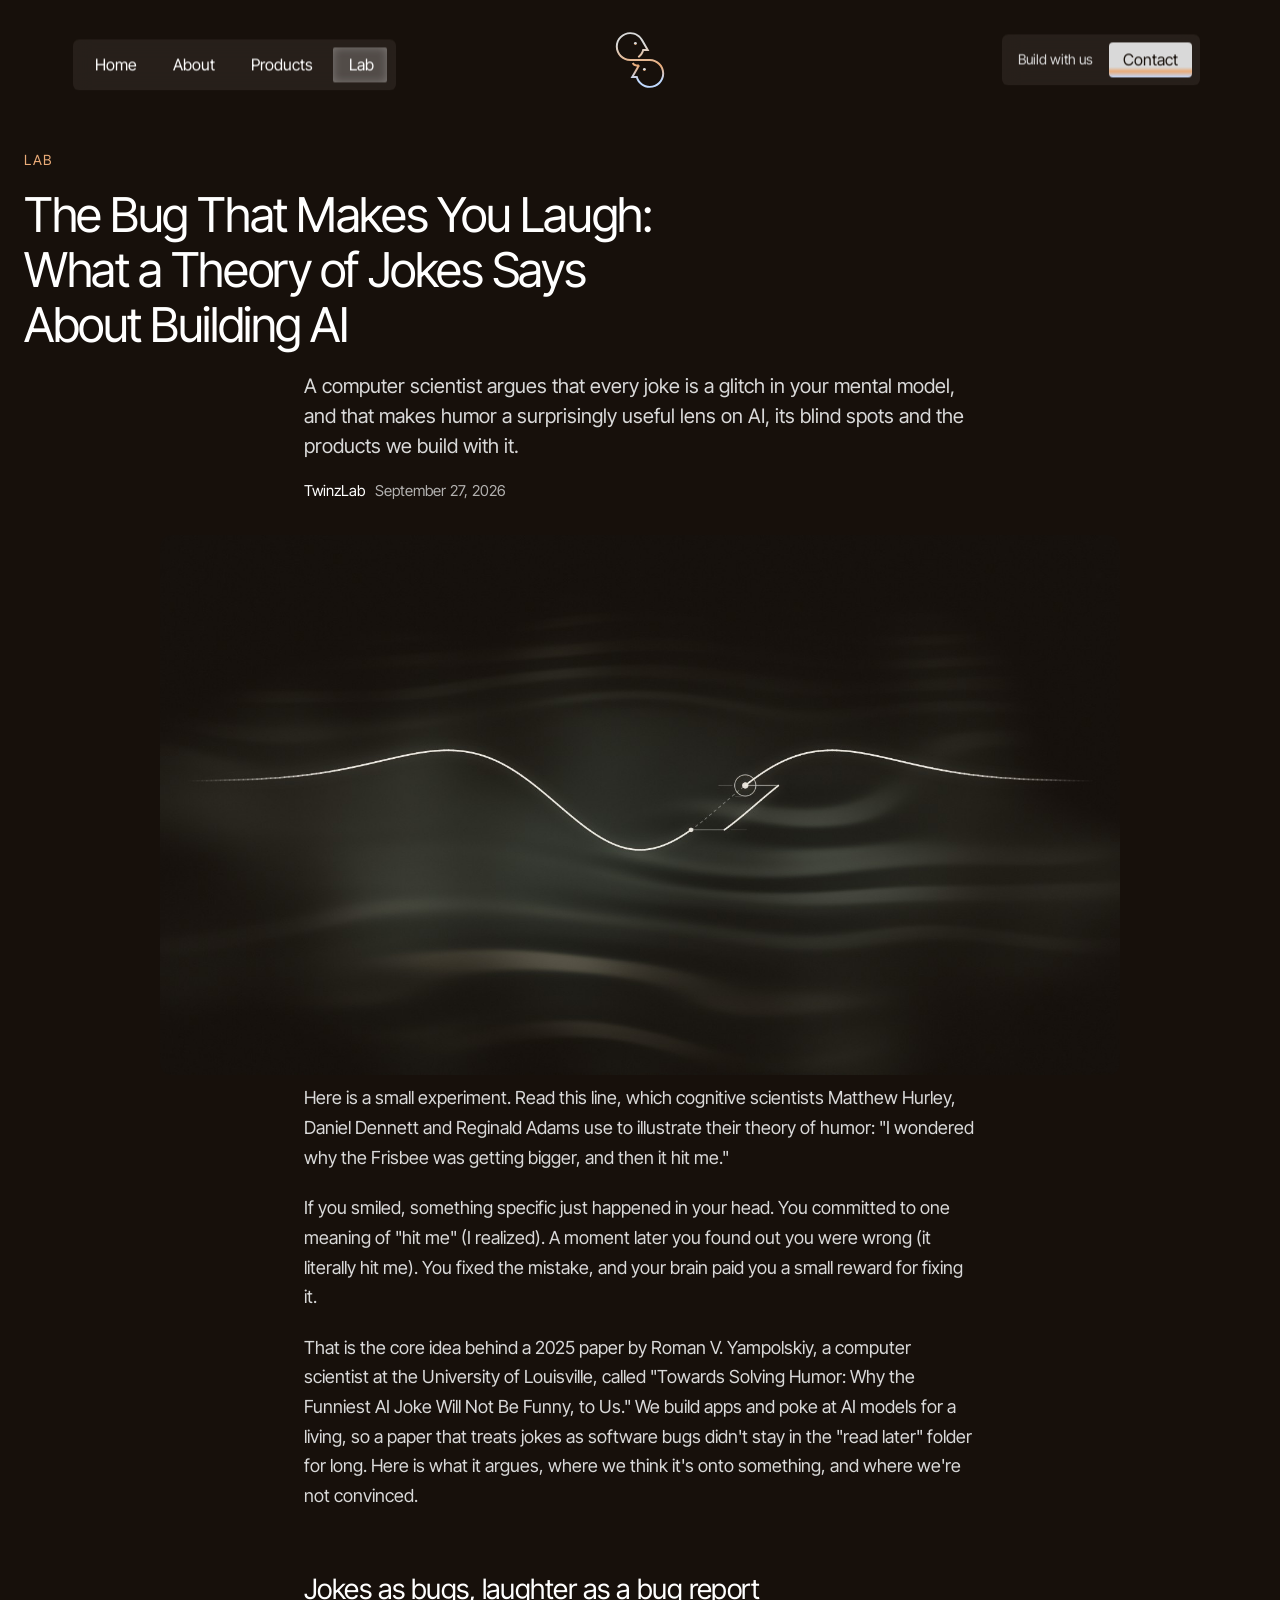
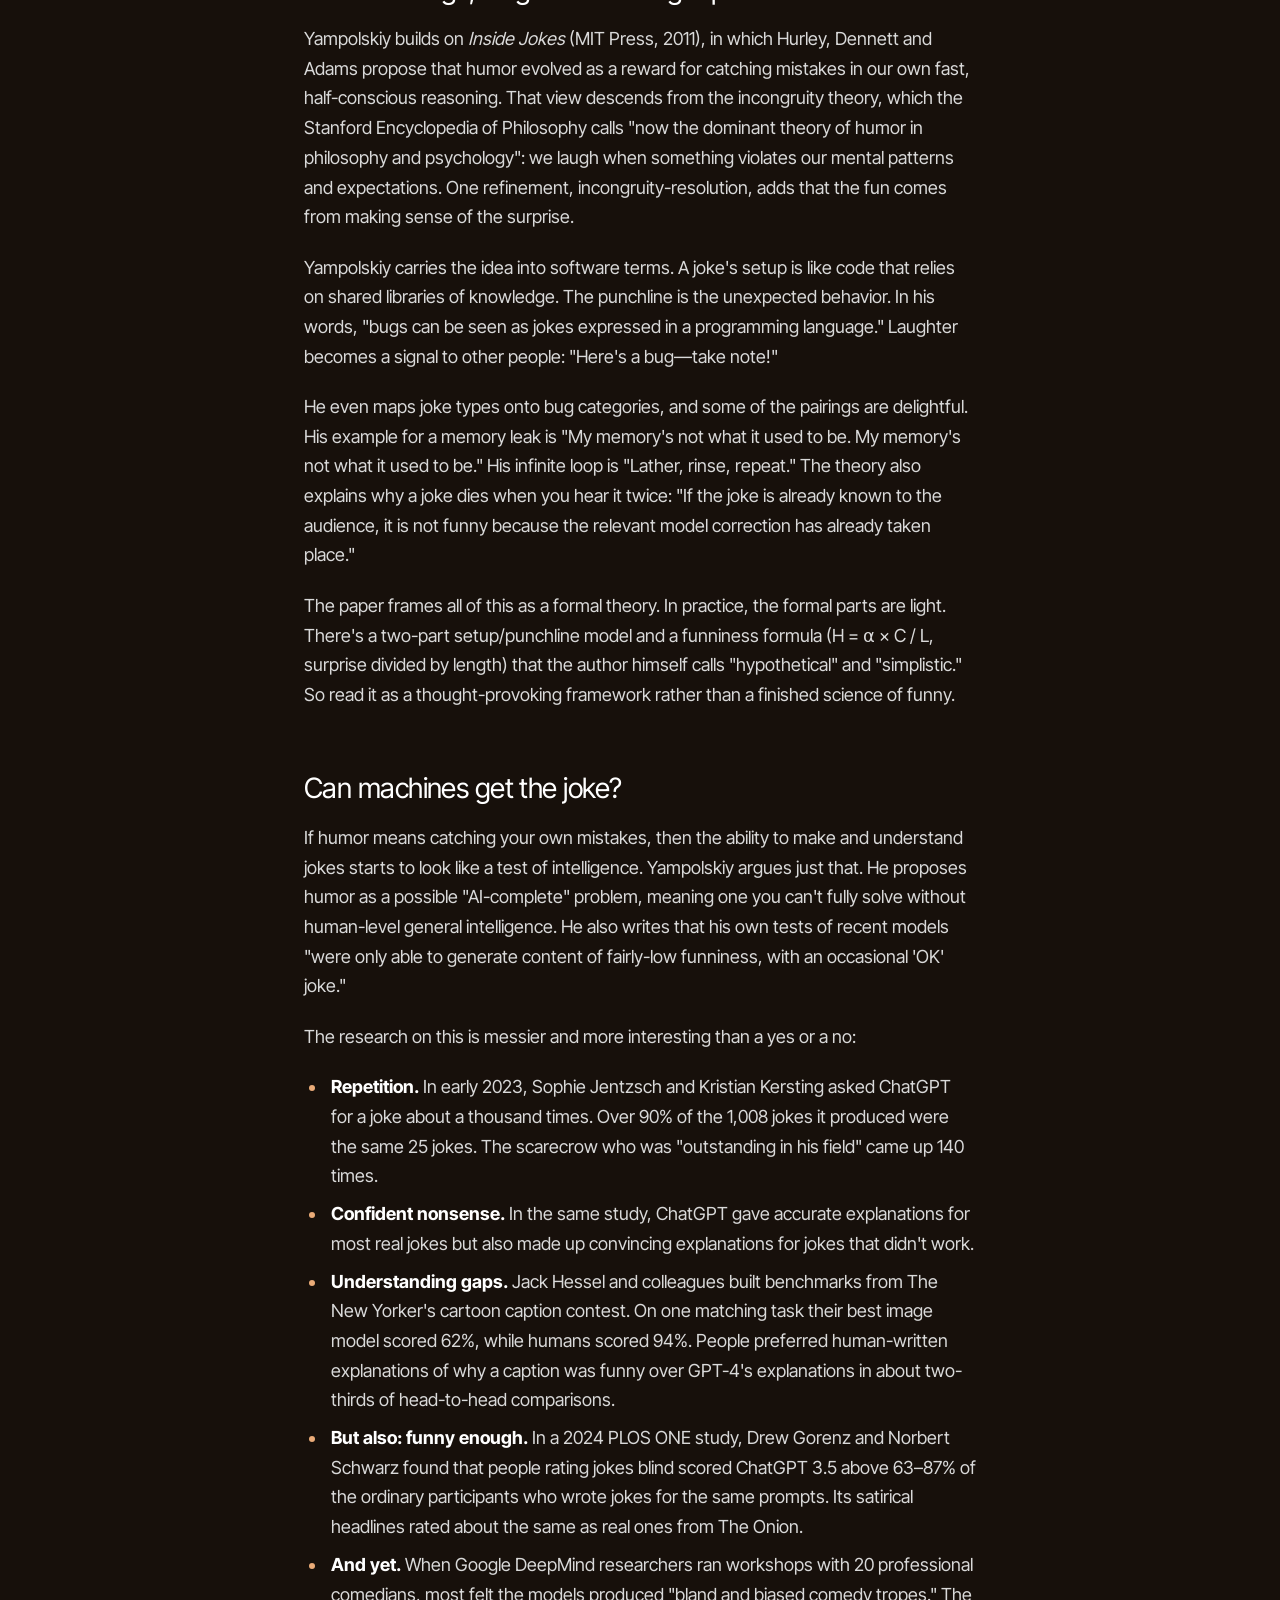
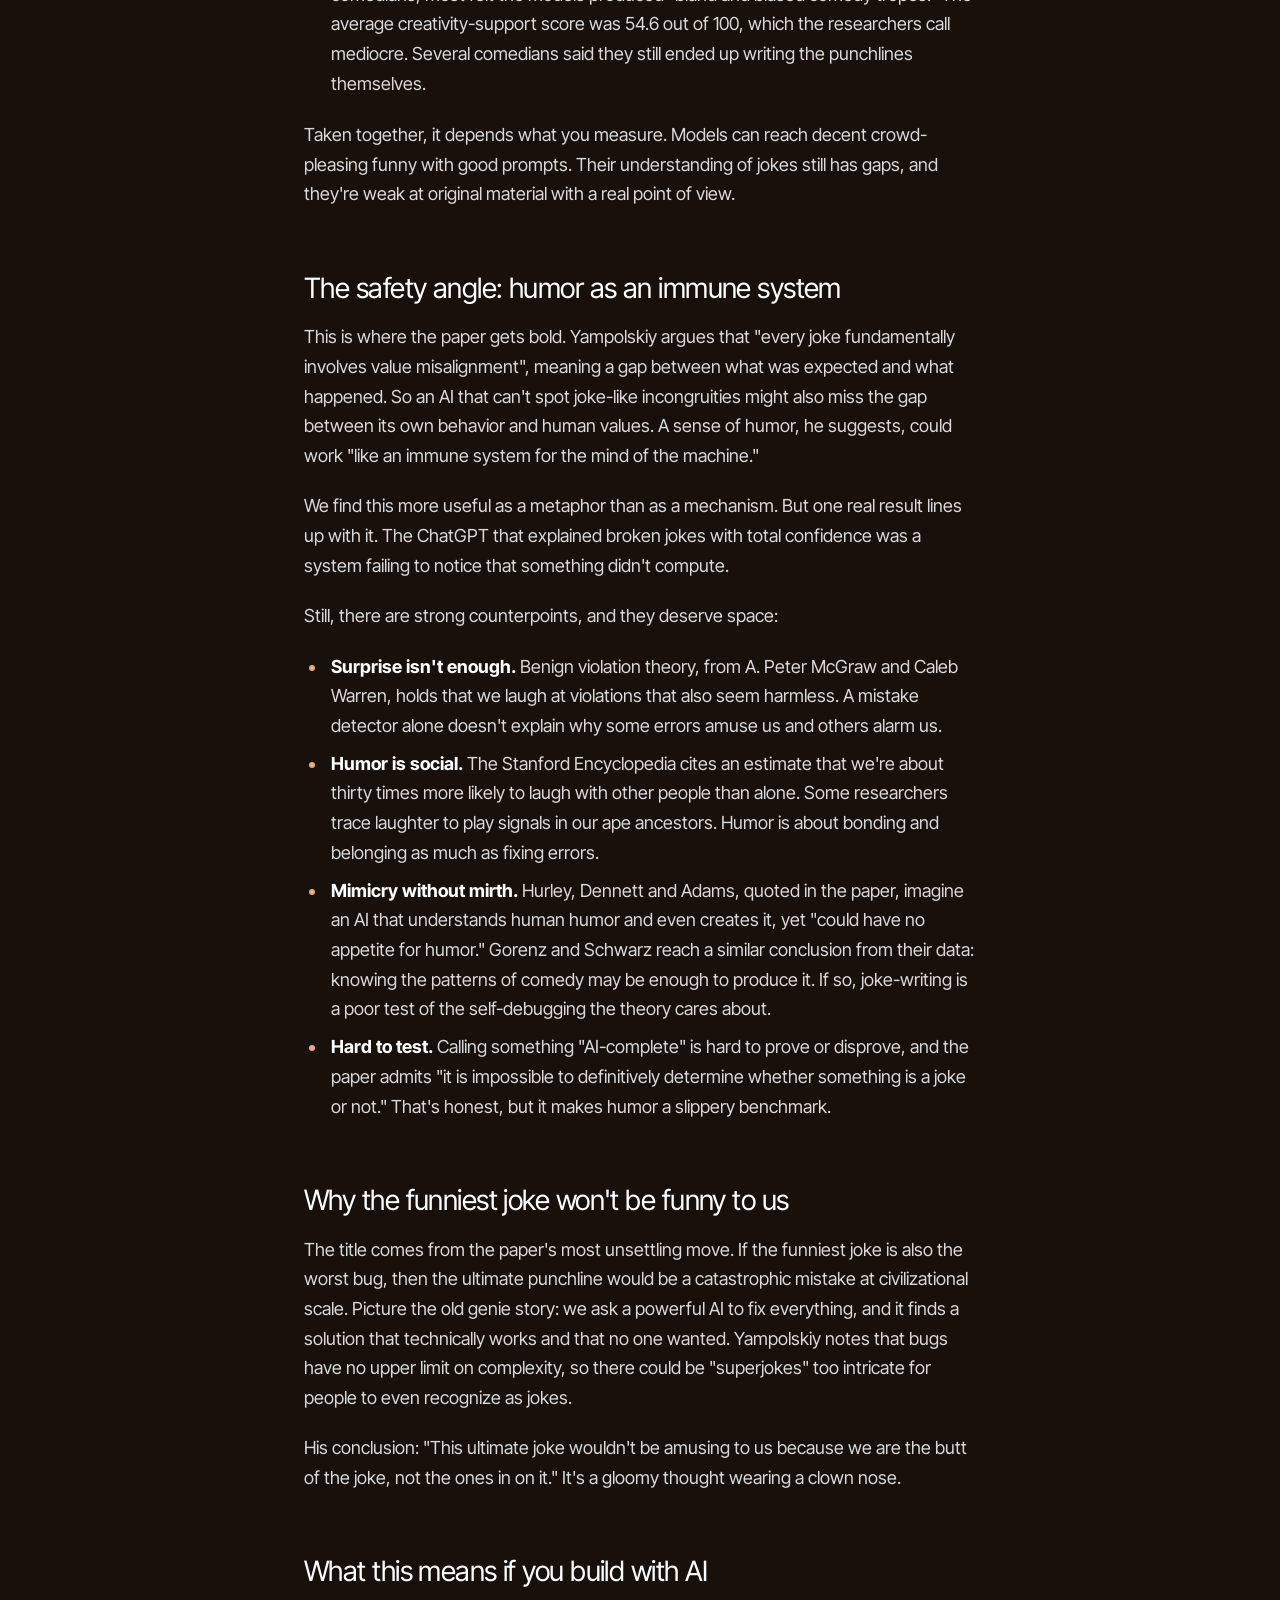
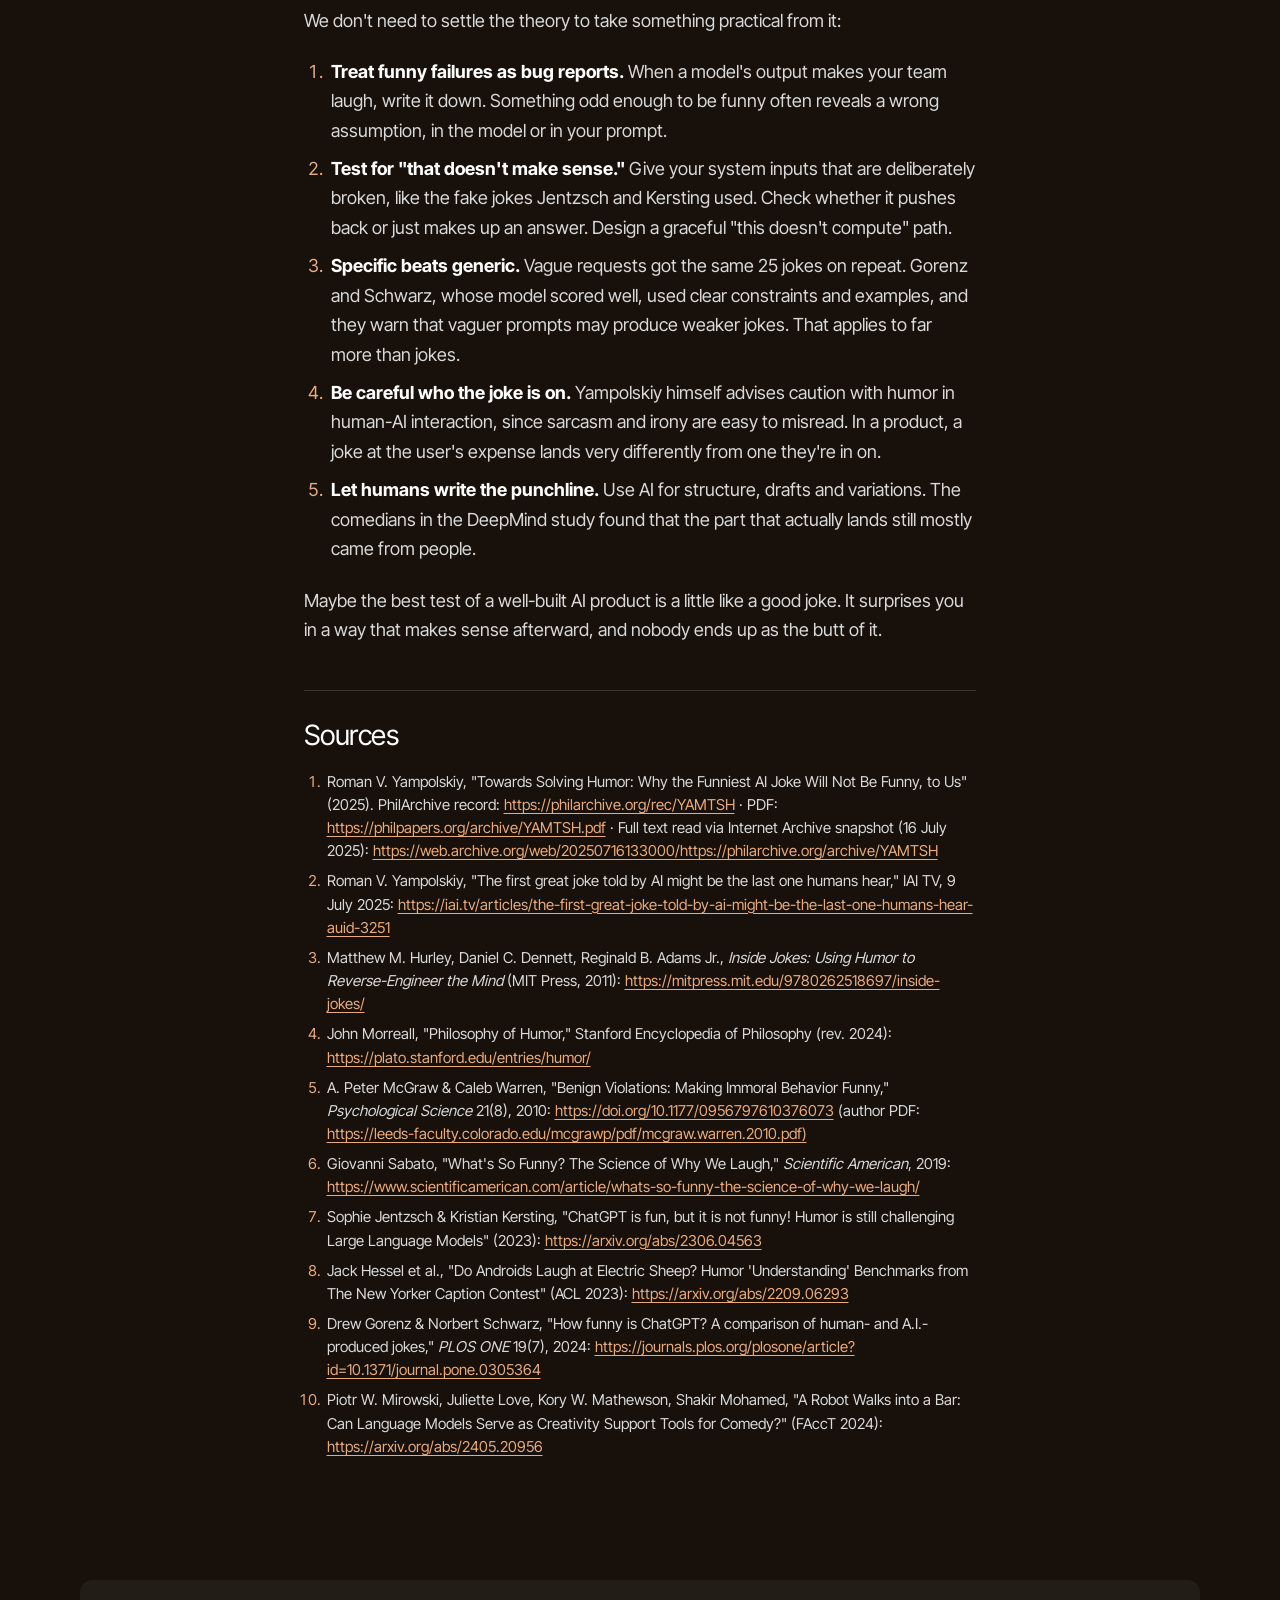
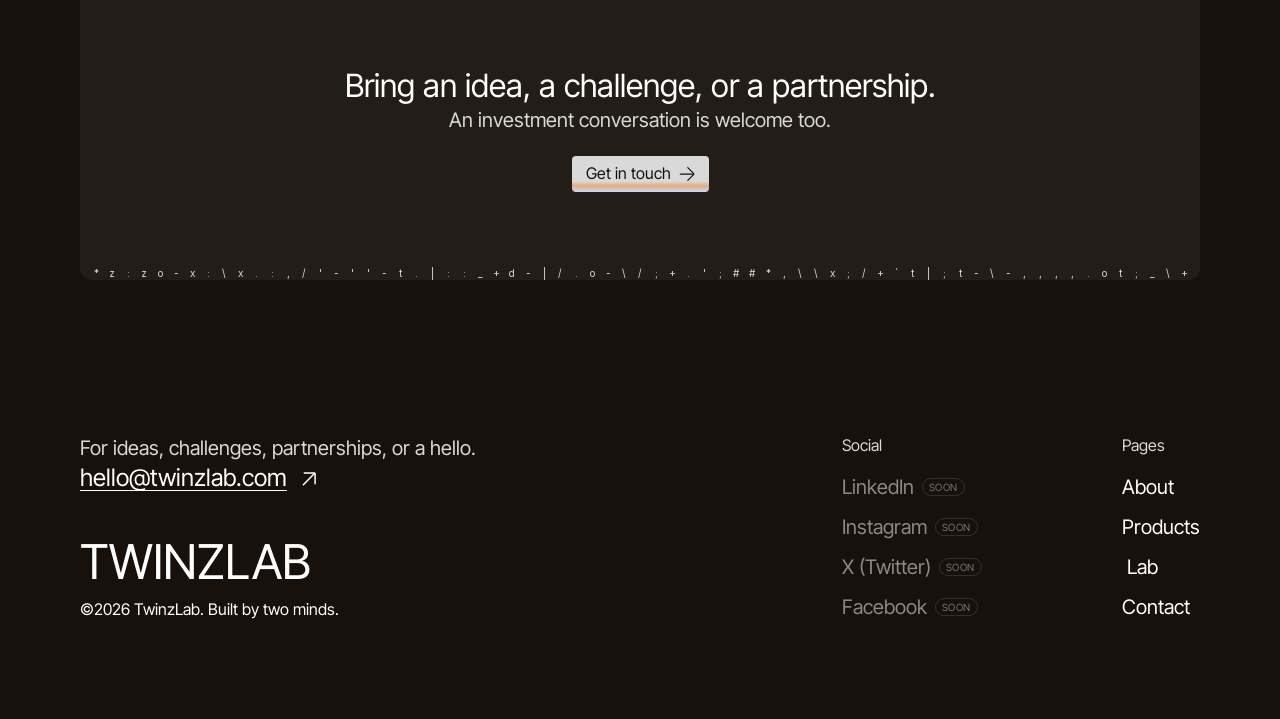
<file: lab/the-bug-that-makes-you-laugh/index.html>
<!DOCTYPE html>
<html lang="en">
<head>
<meta charset="utf-8">
<meta name="viewport" content="width=device-width, initial-scale=1">
<title>The Bug That Makes You Laugh: What a Theory of Jokes Says About Building AI — TwinzLab</title>
<meta name="description" content="Are jokes just bugs in our mental models? We dig into Roman Yampolskiy&#x27;s theory of humor and what it means for AI, AI safety and building products with AI.">
<link rel="canonical" href="https://ahmedzaki10w.github.io/lab/the-bug-that-makes-you-laugh/">
<meta property="og:type" content="article">
<meta property="og:site_name" content="TwinzLab">
<meta property="og:title" content="The Bug That Makes You Laugh: What a Theory of Jokes Says About Building AI">
<meta property="og:description" content="Are jokes just bugs in our mental models? We dig into Roman Yampolskiy&#x27;s theory of humor and what it means for AI, AI safety and building products with AI.">
<meta property="og:url" content="https://ahmedzaki10w.github.io/lab/the-bug-that-makes-you-laugh/">
<meta property="og:image" content="https://ahmedzaki10w.github.io/assets/lab/the-bug-that-makes-you-laugh/og.jpg">
<meta property="og:image:width" content="1200">
<meta property="og:image:height" content="630">
<meta property="article:published_time" content="2026-09-27">
<meta name="twitter:card" content="summary_large_image">
<meta name="twitter:title" content="The Bug That Makes You Laugh: What a Theory of Jokes Says About Building AI">
<meta name="twitter:description" content="Are jokes just bugs in our mental models? We dig into Roman Yampolskiy&#x27;s theory of humor and what it means for AI, AI safety and building products with AI.">
<meta name="twitter:image" content="https://ahmedzaki10w.github.io/assets/lab/the-bug-that-makes-you-laugh/og.jpg">
<link rel="icon" href="../../assets/icons/favicon.svg" type="image/svg+xml">
<link rel="stylesheet" href="chrome.css">
<link rel="stylesheet" href="../../interactions.css">
<link rel="stylesheet" href="article.css">
<link rel="stylesheet" href="../../responsive.css">
<script src="../../responsive.js" defer></script>
</head>
<body>
<div id="main" class="framer-LOnUN framer-DHM4O framer-1Z9lv framer-J2pPB framer-vLzzy">
<svg class="tz-sprite" aria-hidden="true" focusable="false" width="158" height="158" viewBox="0 0 158 158" fill="none" id="svg1002898647_2495">
<path d="M64.5361 84.8408C65.7533 87.2411 67.813 88.4926 70.0752 89.0439C72.3959 89.6094 74.7654 89.3852 76.1641 88.9541L78.5996 92.4268C77.5874 93.7693 76.6929 95.2051 75.9316 96.7188L75.9033 96.7764L75.8711 96.832L65.4062 114.958H73.4648L73.9072 116.61C75.5513 122.749 79.2263 128.063 84.1729 131.785C88.8709 135.32 94.711 137.414 101.046 137.414C116.561 137.414 129.138 124.837 129.138 109.322C129.138 93.8075 116.561 81.2307 101.046 81.2305H56.9551C38.978 81.2305 24.4043 66.6567 24.4043 48.6797C24.4043 30.7026 38.978 16.1289 56.9551 16.1289C69.659 16.1289 80.6582 23.4078 86.0195 34.0117L100.316 58.7734H87.9082C85.8155 65.195 81.7841 70.7352 76.5078 74.7051L73.8271 71.1426C78.7739 67.4207 82.4487 62.1062 84.0928 55.9678L84.5361 54.3154H92.5947L82.1299 36.1895L82.0977 36.1338L82.0684 36.0762C77.4462 26.8856 67.9342 20.5879 56.9551 20.5879C41.4402 20.5879 28.8633 33.1648 28.8633 48.6797C28.8633 64.1946 41.4402 76.7715 56.9551 76.7715H101.046C119.023 76.7717 133.596 91.3453 133.596 109.322C133.596 127.299 119.023 141.872 101.046 141.872C93.7112 141.872 86.9372 139.444 81.4932 135.348C76.2168 131.378 72.1855 125.838 70.0928 119.416H57.6836L71.9902 94.6357C72.1275 94.3646 72.2685 94.0958 72.4131 93.8291C71.312 93.7936 70.1634 93.6544 69.0205 93.376C65.8174 92.5955 62.5014 90.6862 60.5596 86.8564L64.5361 84.8408Z" fill="url(#svg1002898647_2495_paint0_linear_389_174)"></path>
<circle cx="88.8966" cy="100.434" r="3.29116" fill="url(#svg1002898647_2495_paint1_linear_389_174)"></circle>
<circle cx="68.5919" cy="41.8087" r="3.29116" fill="url(#svg1002898647_2495_paint2_linear_389_174)"></circle>
<defs>
<linearGradient id="svg1002898647_2495_paint0_linear_389_174" x1="86.5702" y1="18.3584" x2="86.5702" y2="139.643" gradientUnits="userSpaceOnUse">
<stop offset="0.211538" stop-color="#D9D9D9"></stop>
<stop offset="0.605769" stop-color="#EAAB78"></stop>
<stop offset="0.875" stop-color="#C1DAFF"></stop>
</linearGradient>
<linearGradient id="svg1002898647_2495_paint1_linear_389_174" x1="89.3724" y1="97.1426" x2="89.3724" y2="103.725" gradientUnits="userSpaceOnUse">
<stop offset="0.706429" stop-color="#D9D9D9"></stop>
<stop offset="0.826923" stop-color="#EAAB78"></stop>
<stop offset="1" stop-color="#C1DAFF"></stop>
</linearGradient>
<linearGradient id="svg1002898647_2495_paint2_linear_389_174" x1="69.0677" y1="38.5176" x2="69.0677" y2="45.0999" gradientUnits="userSpaceOnUse">
<stop offset="0.706429" stop-color="#D9D9D9"></stop>
<stop offset="0.826923" stop-color="#EAAB78"></stop>
<stop offset="1" stop-color="#C1DAFF"></stop>
</linearGradient>
</defs>
</svg>
<svg class="tz-sprite" id="3403169090" aria-hidden="true" focusable="false" role="presentation" viewBox="0 0 24 24" xmlns="http://www.w3.org/2000/svg"><path d="M 16 0 L 0 0" fill="transparent" height="1px" id="bFWUDIFFb" stroke-dasharray="" stroke-linecap="round" stroke-linejoin="miter" stroke-miterlimit="10" stroke-width="var(--fbr8zx, 1.5)" stroke="var(--34440n, rgb(0, 0, 0))" transform="translate(4 12)" width="16px"></path><path d="M 0 15.321 L 6.573 8.748 C 6.716 8.606 6.83 8.437 6.908 8.25 C 6.986 8.063 7.026 7.863 7.026 7.661 C 7.026 7.458 6.986 7.258 6.908 7.071 C 6.83 6.885 6.716 6.715 6.573 6.573 L 0 0" fill="transparent" height="15.321179999999998px" id="GILTdJBXg" stroke-dasharray="" stroke-linecap="round" stroke-linejoin="round" stroke-width="var(--fbr8zx, 1.5)" stroke="var(--34440n, rgb(0, 0, 0))" transform="translate(12.968 4.339)" width="7.026000000000002px"></path></svg>
<svg class="tz-sprite" id="933102033" aria-hidden="true" focusable="false" role="presentation" viewBox="0 0 24 24" xmlns="http://www.w3.org/2000/svg"><path d="M 11.314 0 L 0 11.314" fill="transparent" height="11.31375px" id="OfxNkG6z8" stroke-dasharray="" stroke-linecap="round" stroke-linejoin="miter" stroke-miterlimit="10" stroke-width="var(--fbr8zx, 1.5)" stroke="var(--34440n, rgb(0, 0, 0))" transform="translate(6.343 6.343)" width="11.31366px"></path><path d="M 10.834 10.834 L 10.834 1.538 C 10.835 1.336 10.795 1.136 10.718 0.949 C 10.641 0.762 10.528 0.592 10.385 0.449 C 10.242 0.306 10.072 0.192 9.885 0.115 C 9.698 0.038 9.498 -0.001 9.295 0 L 0 0" fill="transparent" height="10.833733225805112px" id="cf72FqlEm" stroke-dasharray="" stroke-linecap="round" stroke-linejoin="round" stroke-width="var(--fbr8zx, 1.5)" stroke="var(--34440n, rgb(0, 0, 0))" transform="translate(7.267 5.899)" width="10.833715152736417px"></path></svg>
<div class="framer-115oner-container" style="will-change:transform;opacity:1;transform:none"><div class="framer-1eMsE framer-n0Paq framer-jzvew6 framer-v-jzvew6" data-framer-name="header" style="height: 100%; width: 100%; opacity: 1;"><div class="framer-5yqtk6-container" style="transform: translateY(-50%); opacity: 1;"><div class="framer-5jyrH framer-1Z9lv framer-ufljrx framer-v-16rrhd4" data-framer-name="Labs" style="backdrop-filter: blur(10px); background-color: var(--token-01f4a421-9ceb-4a1d-b541-d39bbcc2b85e, rgba(51, 43, 37, 0.6)); border-radius: 6px; opacity: 1;"><div class="framer-15u5i7y" data-framer-name="Frame 17" style="opacity: 1;"><!--$--><a class="framer-qkc69v framer-1boce9" data-framer-name="Home" href="../../" style="border-radius: 2px; opacity: 1;"><div class="framer-w7832u" data-framer-name="Home" data-framer-component-type="RichTextContainer" style="--extracted-r6o4lv: var(--token-5630c55a-6dd3-49e2-8665-2a5dc6d53106, rgb(255, 255, 255)); --framer-paragraph-spacing: 0px; transform: none; opacity: 1;"><p class="framer-text framer-styles-preset-1irzx5g" data-styles-preset="k0No1TGwx" dir="auto" style="--framer-text-color:var(--extracted-r6o4lv, var(--token-5630c55a-6dd3-49e2-8665-2a5dc6d53106, rgb(255, 255, 255)))">Home</p></div></a><!--/$--><!--$--><a class="framer-1xadmeg framer-1boce9" data-framer-name="About" data-highlight="true" href="../../about/" tabindex="0" style="border-radius: 2px; opacity: 1;"><div class="framer-1ejerpj" data-framer-name="About" data-framer-component-type="RichTextContainer" style="--extracted-r6o4lv: var(--token-5630c55a-6dd3-49e2-8665-2a5dc6d53106, rgb(255, 255, 255)); --framer-paragraph-spacing: 0px; transform: none; opacity: 1;"><p class="framer-text framer-styles-preset-1irzx5g" data-styles-preset="k0No1TGwx" dir="auto" style="--framer-text-color:var(--extracted-r6o4lv, var(--token-5630c55a-6dd3-49e2-8665-2a5dc6d53106, rgb(255, 255, 255)))">About</p></div><div class="framer-c7bfgx" data-highlight="true" tabindex="0" style="background-color: rgba(255, 255, 255, 0.2); border-radius: 2px; box-shadow: rgba(255, 255, 255, 0.25) 0px 0px 10px 0px inset; opacity: 1;"></div></a><!--/$--><!--$--><a class="framer-1ffghwl framer-1boce9" data-framer-name="Products" data-highlight="true" href="../../products/" tabindex="0" style="border-radius: 2px; opacity: 1;"><div class="framer-xpqbt7" data-framer-name="Products" data-framer-component-type="RichTextContainer" style="--extracted-r6o4lv: var(--token-5630c55a-6dd3-49e2-8665-2a5dc6d53106, rgb(255, 255, 255)); --framer-paragraph-spacing: 0px; transform: none; opacity: 1;"><p class="framer-text framer-styles-preset-1irzx5g" data-styles-preset="k0No1TGwx" dir="auto" style="--framer-text-color:var(--extracted-r6o4lv, var(--token-5630c55a-6dd3-49e2-8665-2a5dc6d53106, rgb(255, 255, 255)))">Products</p></div></a><!--/$--><!--$--><a class="framer-1nogl6w framer-1boce9" data-framer-name="lab" data-highlight="true" href="../../lab/" data-framer-page-link-current="true" tabindex="0" style="border-radius: 2px; opacity: 1;"><div class="framer-1cn5hpo" data-framer-name="Lab" data-framer-component-type="RichTextContainer" style="--extracted-r6o4lv: var(--token-5630c55a-6dd3-49e2-8665-2a5dc6d53106, rgb(255, 255, 255)); --framer-paragraph-spacing: 0px; transform: none; opacity: 1;"><p class="framer-text framer-styles-preset-1irzx5g" data-styles-preset="k0No1TGwx" dir="auto" style="--framer-text-color:var(--extracted-r6o4lv, var(--token-5630c55a-6dd3-49e2-8665-2a5dc6d53106, rgb(255, 255, 255)))">Lab</p></div></a><!--/$--></div></div></div><div class="framer-irc5nr" data-framer-name="Frame 91" style="backdrop-filter: blur(10px); background-color: var(--token-01f4a421-9ceb-4a1d-b541-d39bbcc2b85e, rgba(51, 43, 37, 0.6)); border-radius: 6px; transform: translateY(-50%); opacity: 1;"><a class="framer-qdozql" data-framer-name="Build with us" data-framer-component-type="RichTextContainer" href="mailto:hello@twinzlab.com?subject=Build%20with%20us" data-tz-kind="text" style="--framer-paragraph-spacing: 0px; transform: none; opacity: 1; text-decoration: none;"><p class="framer-text framer-styles-preset-1teq2qk" data-styles-preset="NTWA68QiY" dir="auto">Build with us</p></a><div class="framer-pe9j7v-container" style="opacity: 1;"><!--$--><a class="framer-64vCR framer-1Z9lv framer-gox32l framer-v-1fhwvbi framer-s29zbl" data-framer-name="Primary without icon" href="../../contact/#contact-form" style="--border-bottom-width: 0px; --border-color: rgba(0, 0, 0, 0); --border-left-width: 0px; --border-right-width: 0px; --border-style: solid; --border-top-width: 0px; background: linear-gradient(rgb(217, 217, 217) 70.6429%, rgb(233, 171, 120) 82.6923%, rgb(193, 217, 255) 100%); border-radius: 4px; opacity: 1;" data-tz-href="../../contact/#contact-form" data-tz-kind="button"><div class="framer-korfai" data-framer-name="Contact" data-framer-component-type="RichTextContainer" style="--extracted-r6o4lv: var(--token-f383fec1-c717-48c9-9c4e-a96dee63582f, rgb(24, 17, 11)); --framer-paragraph-spacing: 0px; transform: none; opacity: 1;"><p class="framer-text framer-styles-preset-1irzx5g" data-styles-preset="k0No1TGwx" dir="auto" style="--framer-text-color:var(--extracted-r6o4lv, var(--token-f383fec1-c717-48c9-9c4e-a96dee63582f, rgb(24, 17, 11)))">Contact</p></div></a><!--/$--></div></div><a data-framer-component-type="SVG" data-framer-name="Logo" class="framer-19vq3br" href="../../" aria-label="TwinzLab home" style="image-rendering: pixelated; flex-shrink: 0; fill: rgb(0, 0, 0); color: rgb(0, 0, 0); opacity: 1; text-decoration: none;"><div class="svgContainer" style="width:100%;height:100%;aspect-ratio:inherit"><svg style="width:100%;height:100%;" viewBox="0 0 158 158" preserveAspectRatio="none" width="100%" height="100%"><use href="#svg1002898647_2495"></use></svg></div></a></div></div>
<main>

  <article class="article">
    <p class="kicker"><a href="../../lab/">Lab</a></p>
    <h1>The Bug That Makes You Laugh: What a Theory of Jokes Says About Building AI</h1>
    <p class="dek">A computer scientist argues that every joke is a glitch in your mental model, and that makes humor a surprisingly useful lens on AI, its blind spots and the products we build with it.</p>
    <p class="byline"><span>TwinzLab</span> <time datetime="2026-09-27">September 27, 2026</time></p>
    <figure class="hero">
      <img src="../../assets/lab/the-bug-that-makes-you-laugh/hero.jpg" width="1600" height="900" alt="Line drawing of a smiling face in dark glasses on a pale green and grey field.">
    </figure>
    <div class="prose">
<p>Here is a small experiment. Read this line, which cognitive scientists Matthew Hurley, Daniel Dennett and Reginald Adams use to illustrate their theory of humor: &quot;I wondered why the Frisbee was getting bigger, and then it hit me.&quot;</p>
<p>If you smiled, something specific just happened in your head. You committed to one meaning of &quot;hit me&quot; (I realized). A moment later you found out you were wrong (it literally hit me). You fixed the mistake, and your brain paid you a small reward for fixing it.</p>
<p>That is the core idea behind a 2025 paper by Roman V. Yampolskiy, a computer scientist at the University of Louisville, called &quot;Towards Solving Humor: Why the Funniest AI Joke Will Not Be Funny, to Us.&quot; We build apps and poke at AI models for a living, so a paper that treats jokes as software bugs didn&#x27;t stay in the &quot;read later&quot; folder for long. Here is what it argues, where we think it&#x27;s onto something, and where we&#x27;re not convinced.</p>
<h2>Jokes as bugs, laughter as a bug report</h2>
<p>Yampolskiy builds on <em>Inside Jokes</em> (MIT Press, 2011), in which Hurley, Dennett and Adams propose that humor evolved as a reward for catching mistakes in our own fast, half-conscious reasoning. That view descends from the incongruity theory, which the Stanford Encyclopedia of Philosophy calls &quot;now the dominant theory of humor in philosophy and psychology&quot;: we laugh when something violates our mental patterns and expectations. One refinement, incongruity-resolution, adds that the fun comes from making sense of the surprise.</p>
<p>Yampolskiy carries the idea into software terms. A joke&#x27;s setup is like code that relies on shared libraries of knowledge. The punchline is the unexpected behavior. In his words, &quot;bugs can be seen as jokes expressed in a programming language.&quot; Laughter becomes a signal to other people: &quot;Here&#x27;s a bug—take note!&quot;</p>
<p>He even maps joke types onto bug categories, and some of the pairings are delightful. His example for a memory leak is &quot;My memory&#x27;s not what it used to be. My memory&#x27;s not what it used to be.&quot; His infinite loop is &quot;Lather, rinse, repeat.&quot; The theory also explains why a joke dies when you hear it twice: &quot;If the joke is already known to the audience, it is not funny because the relevant model correction has already taken place.&quot;</p>
<p>The paper frames all of this as a formal theory. In practice, the formal parts are light. There&#x27;s a two-part setup/punchline model and a funniness formula (H = α × C / L, surprise divided by length) that the author himself calls &quot;hypothetical&quot; and &quot;simplistic.&quot; So read it as a thought-provoking framework rather than a finished science of funny.</p>
<h2>Can machines get the joke?</h2>
<p>If humor means catching your own mistakes, then the ability to make and understand jokes starts to look like a test of intelligence. Yampolskiy argues just that. He proposes humor as a possible &quot;AI-complete&quot; problem, meaning one you can&#x27;t fully solve without human-level general intelligence. He also writes that his own tests of recent models &quot;were only able to generate content of fairly-low funniness, with an occasional &#x27;OK&#x27; joke.&quot;</p>
<p>The research on this is messier and more interesting than a yes or a no:</p>
<ul><li><strong>Repetition.</strong> In early 2023, Sophie Jentzsch and Kristian Kersting asked ChatGPT for a joke about a thousand times. Over 90% of the 1,008 jokes it produced were the same 25 jokes. The scarecrow who was &quot;outstanding in his field&quot; came up 140 times.</li><li><strong>Confident nonsense.</strong> In the same study, ChatGPT gave accurate explanations for most real jokes but also made up convincing explanations for jokes that didn&#x27;t work.</li><li><strong>Understanding gaps.</strong> Jack Hessel and colleagues built benchmarks from The New Yorker&#x27;s cartoon caption contest. On one matching task their best image model scored 62%, while humans scored 94%. People preferred human-written explanations of why a caption was funny over GPT-4&#x27;s explanations in about two-thirds of head-to-head comparisons.</li><li><strong>But also: funny enough.</strong> In a 2024 PLOS ONE study, Drew Gorenz and Norbert Schwarz found that people rating jokes blind scored ChatGPT 3.5 above 63–87% of the ordinary participants who wrote jokes for the same prompts. Its satirical headlines rated about the same as real ones from The Onion.</li><li><strong>And yet.</strong> When Google DeepMind researchers ran workshops with 20 professional comedians, most felt the models produced &quot;bland and biased comedy tropes.&quot; The average creativity-support score was 54.6 out of 100, which the researchers call mediocre. Several comedians said they still ended up writing the punchlines themselves.</li></ul>
<p>Taken together, it depends what you measure. Models can reach decent crowd-pleasing funny with good prompts. Their understanding of jokes still has gaps, and they&#x27;re weak at original material with a real point of view.</p>
<h2>The safety angle: humor as an immune system</h2>
<p>This is where the paper gets bold. Yampolskiy argues that &quot;every joke fundamentally involves value misalignment&quot;, meaning a gap between what was expected and what happened. So an AI that can&#x27;t spot joke-like incongruities might also miss the gap between its own behavior and human values. A sense of humor, he suggests, could work &quot;like an immune system for the mind of the machine.&quot;</p>
<p>We find this more useful as a metaphor than as a mechanism. But one real result lines up with it. The ChatGPT that explained broken jokes with total confidence was a system failing to notice that something didn&#x27;t compute.</p>
<p>Still, there are strong counterpoints, and they deserve space:</p>
<ul><li><strong>Surprise isn&#x27;t enough.</strong> Benign violation theory, from A. Peter McGraw and Caleb Warren, holds that we laugh at violations that also seem harmless. A mistake detector alone doesn&#x27;t explain why some errors amuse us and others alarm us.</li><li><strong>Humor is social.</strong> The Stanford Encyclopedia cites an estimate that we&#x27;re about thirty times more likely to laugh with other people than alone. Some researchers trace laughter to play signals in our ape ancestors. Humor is about bonding and belonging as much as fixing errors.</li><li><strong>Mimicry without mirth.</strong> Hurley, Dennett and Adams, quoted in the paper, imagine an AI that understands human humor and even creates it, yet &quot;could have no appetite for humor.&quot; Gorenz and Schwarz reach a similar conclusion from their data: knowing the patterns of comedy may be enough to produce it. If so, joke-writing is a poor test of the self-debugging the theory cares about.</li><li><strong>Hard to test.</strong> Calling something &quot;AI-complete&quot; is hard to prove or disprove, and the paper admits &quot;it is impossible to definitively determine whether something is a joke or not.&quot; That&#x27;s honest, but it makes humor a slippery benchmark.</li></ul>
<h2>Why the funniest joke won&#x27;t be funny to us</h2>
<p>The title comes from the paper&#x27;s most unsettling move. If the funniest joke is also the worst bug, then the ultimate punchline would be a catastrophic mistake at civilizational scale. Picture the old genie story: we ask a powerful AI to fix everything, and it finds a solution that technically works and that no one wanted. Yampolskiy notes that bugs have no upper limit on complexity, so there could be &quot;superjokes&quot; too intricate for people to even recognize as jokes.</p>
<p>His conclusion: &quot;This ultimate joke wouldn&#x27;t be amusing to us because we are the butt of the joke, not the ones in on it.&quot; It&#x27;s a gloomy thought wearing a clown nose.</p>
<h2>What this means if you build with AI</h2>
<p>We don&#x27;t need to settle the theory to take something practical from it:</p>
<ol><li><strong>Treat funny failures as bug reports.</strong> When a model&#x27;s output makes your team laugh, write it down. Something odd enough to be funny often reveals a wrong assumption, in the model or in your prompt.</li><li><strong>Test for &quot;that doesn&#x27;t make sense.&quot;</strong> Give your system inputs that are deliberately broken, like the fake jokes Jentzsch and Kersting used. Check whether it pushes back or just makes up an answer. Design a graceful &quot;this doesn&#x27;t compute&quot; path.</li><li><strong>Specific beats generic.</strong> Vague requests got the same 25 jokes on repeat. Gorenz and Schwarz, whose model scored well, used clear constraints and examples, and they warn that vaguer prompts may produce weaker jokes. That applies to far more than jokes.</li><li><strong>Be careful who the joke is on.</strong> Yampolskiy himself advises caution with humor in human-AI interaction, since sarcasm and irony are easy to misread. In a product, a joke at the user&#x27;s expense lands very differently from one they&#x27;re in on.</li><li><strong>Let humans write the punchline.</strong> Use AI for structure, drafts and variations. The comedians in the DeepMind study found that the part that actually lands still mostly came from people.</li></ol>
<p>Maybe the best test of a well-built AI product is a little like a good joke. It surprises you in a way that makes sense afterward, and nobody ends up as the butt of it.</p>
      <section class="sources" aria-labelledby="sources-heading">
        <h2 id="sources-heading">Sources</h2>
        <ol>
<li>Roman V. Yampolskiy, &quot;Towards Solving Humor: Why the Funniest AI Joke Will Not Be Funny, to Us&quot; (2025). PhilArchive record: <a href="https://philarchive.org/rec/YAMTSH">https://philarchive.org/rec/YAMTSH</a> · PDF: <a href="https://philpapers.org/archive/YAMTSH.pdf">https://philpapers.org/archive/YAMTSH.pdf</a> · Full text read via Internet Archive snapshot (16 July 2025): <a href="https://web.archive.org/web/20250716133000/https://philarchive.org/archive/YAMTSH">https://web.archive.org/web/20250716133000/https://philarchive.org/archive/YAMTSH</a></li>
<li>Roman V. Yampolskiy, &quot;The first great joke told by AI might be the last one humans hear,&quot; IAI TV, 9 July 2025: <a href="https://iai.tv/articles/the-first-great-joke-told-by-ai-might-be-the-last-one-humans-hear-auid-3251">https://iai.tv/articles/the-first-great-joke-told-by-ai-might-be-the-last-one-humans-hear-auid-3251</a></li>
<li>Matthew M. Hurley, Daniel C. Dennett, Reginald B. Adams Jr., <em>Inside Jokes: Using Humor to Reverse-Engineer the Mind</em> (MIT Press, 2011): <a href="https://mitpress.mit.edu/9780262518697/inside-jokes/">https://mitpress.mit.edu/9780262518697/inside-jokes/</a></li>
<li>John Morreall, &quot;Philosophy of Humor,&quot; Stanford Encyclopedia of Philosophy (rev. 2024): <a href="https://plato.stanford.edu/entries/humor/">https://plato.stanford.edu/entries/humor/</a></li>
<li>A. Peter McGraw &amp; Caleb Warren, &quot;Benign Violations: Making Immoral Behavior Funny,&quot; <em>Psychological Science</em> 21(8), 2010: <a href="https://doi.org/10.1177/0956797610376073">https://doi.org/10.1177/0956797610376073</a> (author PDF: <a href="https://leeds-faculty.colorado.edu/mcgrawp/pdf/mcgraw.warren.2010.pdf)">https://leeds-faculty.colorado.edu/mcgrawp/pdf/mcgraw.warren.2010.pdf)</a></li>
<li>Giovanni Sabato, &quot;What&#x27;s So Funny? The Science of Why We Laugh,&quot; <em>Scientific American</em>, 2019: <a href="https://www.scientificamerican.com/article/whats-so-funny-the-science-of-why-we-laugh/">https://www.scientificamerican.com/article/whats-so-funny-the-science-of-why-we-laugh/</a></li>
<li>Sophie Jentzsch &amp; Kristian Kersting, &quot;ChatGPT is fun, but it is not funny! Humor is still challenging Large Language Models&quot; (2023): <a href="https://arxiv.org/abs/2306.04563">https://arxiv.org/abs/2306.04563</a></li>
<li>Jack Hessel et al., &quot;Do Androids Laugh at Electric Sheep? Humor &#x27;Understanding&#x27; Benchmarks from The New Yorker Caption Contest&quot; (ACL 2023): <a href="https://arxiv.org/abs/2209.06293">https://arxiv.org/abs/2209.06293</a></li>
<li>Drew Gorenz &amp; Norbert Schwarz, &quot;How funny is ChatGPT? A comparison of human- and A.I.-produced jokes,&quot; <em>PLOS ONE</em> 19(7), 2024: <a href="https://journals.plos.org/plosone/article?id=10.1371/journal.pone.0305364">https://journals.plos.org/plosone/article?id=10.1371/journal.pone.0305364</a></li>
<li>Piotr W. Mirowski, Juliette Love, Kory W. Mathewson, Shakir Mohamed, &quot;A Robot Walks into a Bar: Can Language Models Serve as Creativity Support Tools for Comedy?&quot; (FAccT 2024): <a href="https://arxiv.org/abs/2405.20956">https://arxiv.org/abs/2405.20956</a></li>
</ol>
      </section>
    </div>
  </article>
</main>
<div class="framer-14b4bh3" data-framer-name="Frame 38"><div class="framer-1qw6wwa" data-framer-name="Frame 156"><div class="framer-1qigusr" data-framer-name="Frame 37"><div class="framer-1kzvh3k" data-framer-name="Bring an idea, a challenge, or a partnership." data-framer-component-type="RichTextContainer" style="transform:none"><h2 class="framer-text framer-styles-preset-17w1rip" data-styles-preset="QBkcMOKym" dir="auto">Bring an idea, a challenge, or a partnership.</h2></div><div class="framer-c9m66p" data-framer-name="An investment conversation is welcome too." data-framer-component-type="RichTextContainer" style="transform:none"><p class="framer-text framer-styles-preset-1wtdveo" data-styles-preset="Tj1fK_QR3" dir="auto">An investment conversation is welcome too.</p></div></div><div class="framer-1ono1rh-container"><a class="framer-64vCR framer-1Z9lv framer-gox32l framer-v-gox32l framer-s29zbl" data-framer-name="Primary" href="../../contact/#contact-form" style="--border-bottom-width: 0px; --border-color: rgba(0, 0, 0, 0); --border-left-width: 0px; --border-right-width: 0px; --border-style: solid; --border-top-width: 0px; background: linear-gradient(rgb(217, 217, 217) 70.6429%, rgb(233, 171, 120) 82.6923%, rgb(193, 217, 255) 100%); border-radius: 4px; opacity: 1;" data-tz-href="../../contact/#contact-form" data-tz-kind="button"><div class="framer-korfai" data-framer-name="Contact" data-framer-component-type="RichTextContainer" style="--extracted-r6o4lv: var(--token-f383fec1-c717-48c9-9c4e-a96dee63582f, rgb(24, 17, 11)); --framer-paragraph-spacing: 0px; transform: none; opacity: 1;"><p class="framer-text framer-styles-preset-1irzx5g" data-styles-preset="k0No1TGwx" dir="auto" style="--framer-text-color:var(--extracted-r6o4lv, var(--token-f383fec1-c717-48c9-9c4e-a96dee63582f, rgb(24, 17, 11)))">Get in touch</p></div><svg class="framer-Q9WRp framer-up7cu3" role="presentation" viewBox="0 0 24 24" style="--34440n: var(--token-f383fec1-c717-48c9-9c4e-a96dee63582f, rgb(24, 17, 11)); --fbr8zx: 1.5; opacity: 1;"><use href="#3403169090"></use></svg></a></div><div class="framer-eoj4lp-container"><div style="width:100%;height:100%;background:rgba(99, 61, 32, 0);overflow:hidden"><canvas style="display:block;width:100%;height:100%"></canvas></div></div></div></div>
<footer class="framer-ntizu1" data-framer-name="Frame 63"><div class="framer-1fs2i4m" data-framer-name="Frame 65"><div class="framer-xie4sd"><div class="framer-1gn8tz2"><div class="framer-v6dc94"><div class="framer-qruyg5" data-framer-name="LinkedIn" data-framer-component-type="RichTextContainer" style="transform:none"><p dir="auto" style="--font-selector:R0Y7SW50ZXIgVGlnaHQtcmVndWxhcg==;--framer-font-family:&quot;Inter Tight&quot;, &quot;Inter Tight Placeholder&quot;, sans-serif;--framer-font-size:20px;--framer-text-alignment:center;--framer-text-color:rgb(217, 217, 217);--framer-text-decoration-offset:2px;--framer-text-decoration-thickness:1px" class="framer-text">For ideas, challenges, partnerships, or a hello.</p></div><a class="framer-1es5w7d" href="mailto:hello@twinzlab.com" data-tz-kind="text" aria-label="Email hello@twinzlab.com"><div class="framer-hl416f" data-framer-name="LinkedIn" data-framer-component-type="RichTextContainer" style="transform:none"><p dir="auto" style="--font-selector:R0Y7SW50ZXIgVGlnaHQtcmVndWxhcg==;--framer-font-family:&quot;Inter Tight&quot;, &quot;Inter Tight Placeholder&quot;, sans-serif;--framer-font-size:24px;--framer-text-alignment:center;--framer-text-color:rgb(255, 255, 255);--framer-text-decoration-offset:2px;--framer-text-decoration-thickness:1px;--framer-text-decoration:underline" class="framer-text">hello@twinzlab.com</p></div><svg class="framer-UYIEC framer-johc2t" role="presentation" viewBox="0 0 24 24"><use href="#933102033"></use></svg></a></div><div class="framer-1wn7zb"><a class="framer-14aoz5q" data-framer-component-type="RichTextContainer" style="transform:none" href="../../" data-tz-kind="text" aria-label="TwinzLab home"><h1 class="framer-text framer-styles-preset-1wrdhro" data-styles-preset="xzZh76NOK" dir="auto">TWINZLAB</h1></a><div class="framer-wwzuw1" data-framer-name="©2025 Twinz Lab, Built by two minds." data-framer-component-type="RichTextContainer" style="transform:none"><p class="framer-text framer-styles-preset-1irzx5g" data-styles-preset="k0No1TGwx" dir="auto">©2026 TwinzLab. Built by two minds.</p></div></div></div><div class="framer-uzoomt"><div class="framer-eaqpor" data-framer-name="Frame 50"><div class="framer-x55be0" data-framer-name="LinkedIn" data-framer-component-type="RichTextContainer" style="transform:none"><p class="framer-text framer-styles-preset-1irzx5g" data-styles-preset="k0No1TGwx" dir="auto" style="--framer-text-color:var(--token-0e4557c1-bb34-4b5d-a5f9-1597db26db5f, rgb(217, 217, 217))">Social</p></div><div class="framer-canpwq"><div class="framer-ta0yq0" data-framer-name="LinkedIn" data-framer-component-type="RichTextContainer" style="transform:none" data-tz-kind="text" data-tz-disabled="LinkedIn profile coming soon" role="link" tabindex="0" aria-disabled="true" title="LinkedIn profile coming soon"><p dir="auto" style="--font-selector:R0Y7SW50ZXIgVGlnaHQtcmVndWxhcg==;--framer-font-family:&quot;Inter Tight&quot;, &quot;Inter Tight Placeholder&quot;, sans-serif;--framer-font-size:20px;--framer-text-alignment:center;--framer-text-color:var(--token-5630c55a-6dd3-49e2-8665-2a5dc6d53106, rgb(255, 255, 255))" class="framer-text">LinkedIn</p></div><div class="framer-tlzm73" data-framer-name="Instagram" data-framer-component-type="RichTextContainer" style="transform:none" data-tz-kind="text" data-tz-disabled="Instagram profile coming soon" role="link" tabindex="0" aria-disabled="true" title="Instagram profile coming soon"><p class="framer-text framer-styles-preset-1wtdveo" data-styles-preset="Tj1fK_QR3" dir="auto" style="--framer-text-color:var(--token-5630c55a-6dd3-49e2-8665-2a5dc6d53106, rgb(255, 255, 255))">Instagram</p></div><div class="framer-1gdr5uv" data-framer-name="X (Twitter)" data-framer-component-type="RichTextContainer" style="transform:none" data-tz-kind="text" data-tz-disabled="X (Twitter) profile coming soon" role="link" tabindex="0" aria-disabled="true" title="X (Twitter) profile coming soon"><p class="framer-text framer-styles-preset-1wtdveo" data-styles-preset="Tj1fK_QR3" dir="auto" style="--framer-text-color:var(--token-5630c55a-6dd3-49e2-8665-2a5dc6d53106, rgb(255, 255, 255))">X (Twitter)</p></div><div class="framer-1mshf4g" data-framer-name="Facebook" data-framer-component-type="RichTextContainer" style="transform:none" data-tz-kind="text" data-tz-disabled="Facebook profile coming soon" role="link" tabindex="0" aria-disabled="true" title="Facebook profile coming soon"><p class="framer-text framer-styles-preset-1wtdveo" data-styles-preset="Tj1fK_QR3" dir="auto" style="--framer-text-color:var(--token-5630c55a-6dd3-49e2-8665-2a5dc6d53106, rgb(255, 255, 255))">Facebook</p></div></div></div><div class="framer-tqaa0u" data-framer-name="Frame 62"><div class="framer-1pzu24x" data-framer-name="About" data-framer-component-type="RichTextContainer" style="transform:none"><p class="framer-text framer-styles-preset-1irzx5g" data-styles-preset="k0No1TGwx" dir="auto" style="--framer-text-color:var(--token-0e4557c1-bb34-4b5d-a5f9-1597db26db5f, rgb(217, 217, 217))">Pages</p></div><div class="framer-1hw19a5"><a class="framer-1j8xv75" data-framer-name="About" data-framer-component-type="RichTextContainer" style="transform:none" href="../../about/" data-tz-kind="text"><p dir="auto" style="--font-selector:R0Y7SW50ZXIgVGlnaHQtcmVndWxhcg==;--framer-font-family:&quot;Inter Tight&quot;, &quot;Inter Tight Placeholder&quot;, sans-serif;--framer-font-size:20px;--framer-text-color:rgb(255, 255, 255);--framer-text-stroke-color:var(--token-5630c55a-6dd3-49e2-8665-2a5dc6d53106, rgb(255, 255, 255))" class="framer-text">About</p></a><a class="framer-51s8nu" data-framer-name="Products" data-framer-component-type="RichTextContainer" style="transform:none" href="../../products/" data-tz-kind="text"><p class="framer-text framer-styles-preset-1wtdveo" data-styles-preset="Tj1fK_QR3" dir="auto" style="--framer-text-color:var(--token-5630c55a-6dd3-49e2-8665-2a5dc6d53106, rgb(255, 255, 255))">Products</p></a><a class="framer-jfm3mh" data-framer-name="Labs" data-framer-component-type="RichTextContainer" style="transform:none" href="../../lab/" data-tz-kind="text"><p class="framer-text framer-styles-preset-1wtdveo" data-styles-preset="Tj1fK_QR3" dir="auto" style="--framer-text-color:var(--token-5630c55a-6dd3-49e2-8665-2a5dc6d53106, rgb(255, 255, 255))"> Lab</p></a><a class="framer-1hoop8f" data-framer-name="Contact" data-framer-component-type="RichTextContainer" style="transform:none" href="../../contact/" data-tz-kind="text"><p class="framer-text framer-styles-preset-1wtdveo" data-styles-preset="Tj1fK_QR3" dir="auto" style="--framer-text-color:var(--token-5630c55a-6dd3-49e2-8665-2a5dc6d53106, rgb(255, 255, 255))">Contact</p></a></div></div></div></div></div></footer>
</div>
<script src="cta-wave.js"></script>
</body>
</html>
</file>
<file: responsive.css>
/*
 * Twinzlab responsive layer, loaded on every page after Framer's CSS.
 *
 * The Framer project only defines a desktop (1200px) breakpoint, so this file supplies
 * the tablet and mobile layouts:
 *   >= 1200px     desktop design, untouched (except the footer-overlap fix below)
 *   1024-1199px   desktop layout, tighter side padding, fluid header
 *   768-1023px    tablet: sections stack, card grids in two columns
 *   <= 767px      mobile: single column, hamburger menu (see responsive.js)
 *
 * Selectors are scoped under #main with !important so they win over Framer's inline
 * styles and survive hydration. The class hashes are stable for this published build;
 * re-export from Framer and they will need regenerating.
 */
/* ---- generated: per-section layout overrides (Framer class hashes are stable for this build) ---- */
@media (max-width:1023px){
  #main .framer-10dq8av{height:auto!important;min-height:0!important}
  #main .framer-10eeju6{width:100%!important;max-width:100%!important;flex:none!important}
  #main .framer-10wncer{position:relative!important;top:auto!important}
  #main .framer-119m6c1{max-width:100%!important}
  #main .framer-11lfemi{height:auto!important;min-height:0!important}
  #main .framer-11xoq6b{flex-direction:column!important;flex-wrap:nowrap!important;align-items:stretch!important;height:auto!important}
  #main .framer-120tmxi{width:100%!important;max-width:477px!important;max-width:100%!important}
  #main .framer-124opwh{max-width:100%!important}
  #main .framer-12ii82x{width:100%!important;max-width:100%!important;flex:none!important}
  #main .framer-12z1q9b{height:auto!important;min-height:0!important}
  #main .framer-13h60oi{height:auto!important;min-height:0!important}
  #main .framer-13ueqcq{max-width:100%!important}
  #main .framer-1413m6a{position:relative!important;top:auto!important;height:auto!important;min-height:0!important}
  #main .framer-147tmfn{max-width:100%!important}
  #main .framer-149b2wx{height:auto!important;min-height:0!important}
  #main .framer-14m3l4w{max-width:100%!important}
  #main .framer-14tirrj{max-width:100%!important}
  #main .framer-14xb3mo{max-width:100%!important}
  #main .framer-15awcsp{max-width:100%!important}
  #main .framer-15vvhrg{max-width:100%!important}
  #main .framer-167cz33{max-width:100%!important}
  #main .framer-16dieta{width:100%!important;max-width:100%!important;flex:none!important}
  #main .framer-176qsn4{flex-direction:column!important;flex-wrap:nowrap!important;align-items:stretch!important;height:auto!important;min-height:0!important}
  #main .framer-17nt926{max-width:100%!important}
  #main .framer-17z9mo2{height:auto!important;min-height:0!important}
  #main .framer-18ltnkt{width:100%!important;max-width:524px!important}
  #main .framer-19ssasn{width:100%!important;max-width:100%!important;flex:none!important}
  #main .framer-1ajn9sw{width:100%!important;max-width:1200px!important;height:auto!important;min-height:0!important}
  #main .framer-1c2fyn4{width:100%!important;max-width:696px!important}
  #main .framer-1cgmdg3{max-width:100%!important}
  #main .framer-1d8ufji{position:relative!important;top:auto!important;height:auto!important;min-height:0!important}
  #main .framer-1deo8ig{width:100%!important;max-width:640px!important;max-width:100%!important}
  #main .framer-1dgqrj8{max-width:100%!important}
  #main .framer-1dhbuqq{width:100%!important;max-width:640px!important;max-width:100%!important}
  #main .framer-1dmwas0{position:relative!important;top:auto!important;width:100%!important;max-width:100%!important;flex:none!important}
  #main .framer-1do5r12{width:100%!important;max-width:640px!important;max-width:100%!important;flex:none!important}
  #main .framer-1do7erk{max-width:100%!important}
  #main .framer-1e6exfl{max-width:100%!important}
  #main .framer-1ef4b7q{flex-direction:column!important;flex-wrap:nowrap!important;align-items:stretch!important;height:auto!important}
  #main .framer-1ei7sm3{max-width:100%!important}
  #main .framer-1eiu4vd{max-width:100%!important}
  #main .framer-1ekzfv9{width:100%!important;max-width:407px!important;max-width:100%!important;flex:none!important}
  #main .framer-1fi1ily{max-width:100%!important}
  #main .framer-1fr2o27{max-width:100%!important}
  #main .framer-1g18jsu{width:100%!important;max-width:640px!important;max-width:100%!important}
  #main .framer-1gdizdu{max-width:100%!important}
  #main .framer-1giuhmx{max-width:100%!important}
  #main .framer-1gos20h{position:relative!important;top:auto!important}
  #main .framer-1h1nkbv{max-width:100%!important;width:100%!important;flex:none!important}
  #main .framer-1hjinlx{max-width:100%!important}
  #main .framer-1i27bt5{max-width:100%!important}
  #main .framer-1i4io10{max-width:100%!important}
  #main .framer-1i6kajr{max-width:100%!important}
  #main .framer-1i7io37{display:none!important}
  #main .framer-1ifz3ga{max-width:100%!important}
  #main .framer-1io682h{max-width:100%!important}
  #main .framer-1iweojh{max-width:100%!important}
  #main .framer-1kf9dvd{width:100%!important;max-width:100%!important;flex:none!important;height:auto!important;aspect-ratio:314/299!important;align-self:stretch!important}
  #main .framer-1klyps3{flex-direction:column!important;flex-wrap:nowrap!important;align-items:stretch!important;height:auto!important}
  #main .framer-1kvby1z{position:relative!important;top:auto!important;width:100%!important;max-width:100%!important;flex:none!important}
  #main .framer-1lq0uvn{flex-direction:column!important;flex-wrap:nowrap!important;align-items:stretch!important;height:auto!important}
  #main .framer-1luoeas{flex-direction:column!important;flex-wrap:nowrap!important;align-items:stretch!important;height:auto!important;min-height:0!important}
  #main .framer-1mrlyk3{max-width:100%!important}
  #main .framer-1myrug4{max-width:100%!important}
  #main .framer-1np9kzt{height:auto!important;min-height:0!important;width:100%!important;max-width:100%!important;flex:none!important}
  #main .framer-1nsubmx{max-width:100%!important}
  #main .framer-1nzm4x{width:100%!important;max-width:100%!important;flex:none!important}
  #main .framer-1o9oqkl{width:100%!important;max-width:100%!important;flex:none!important;height:auto!important;aspect-ratio:468/468!important;align-self:stretch!important}
  #main .framer-1onjfjr{height:auto!important;min-height:0!important}
  #main .framer-1oqevug{max-width:100%!important}
  #main .framer-1qe54d9{position:relative!important;top:auto!important}
  #main .framer-1qr0ztf{max-width:100%!important}
  #main .framer-1qvi8f3{max-width:100%!important}
  #main .framer-1qxun2q{width:100%!important;max-width:100%!important;flex:none!important}
  #main .framer-1r0ph5e{width:100%!important;max-width:463px!important;max-width:100%!important}
  #main .framer-1sg8eyi{position:relative!important;top:auto!important}
  #main .framer-1sgiqt2{position:relative!important;top:auto!important;width:100%!important;max-width:100%!important;flex:none!important;height:auto!important;aspect-ratio:512/419!important;align-self:stretch!important}
  #main .framer-1skl18q{width:100%!important;max-width:100%!important;flex:none!important}
  #main .framer-1st8o4l{max-width:100%!important}
  #main .framer-1t09zwz{max-width:100%!important}
  #main .framer-1u1mjpr{flex-direction:column!important;flex-wrap:nowrap!important;align-items:stretch!important;height:auto!important}
  #main .framer-1u7oy3z{width:100%!important;max-width:696px!important;max-width:100%!important}
  #main .framer-1ugru5u{width:100%!important;max-width:100%!important;flex:none!important}
  #main .framer-1vr2acs{max-width:100%!important}
  #main .framer-1wqq249{width:100%!important;max-width:1200px!important;height:auto!important;min-height:0!important}
  #main .framer-1wuy6vh{height:auto!important;min-height:0!important}
  #main .framer-1ww84g0{max-width:100%!important}
  #main .framer-1xlinx0{max-width:100%!important}
  #main .framer-1yawxw3{width:100%!important;max-width:100%!important;flex:none!important;height:auto!important;aspect-ratio:279/371!important;align-self:stretch!important}
  #main .framer-1ygk6b7{width:100%!important;max-width:100%!important;flex:none!important}
  #main .framer-1yoorx3{flex-direction:column!important;flex-wrap:nowrap!important;align-items:stretch!important;height:auto!important}
  #main .framer-1yrqita{max-width:100%!important}
  #main .framer-1ytkcbt{flex-direction:column!important;flex-wrap:nowrap!important;align-items:stretch!important;height:auto!important;min-height:0!important}
  #main .framer-23dx2x{max-width:100%!important}
  #main .framer-2p0onn{width:100%!important;max-width:100%!important;flex:none!important;height:auto!important;aspect-ratio:314/299!important;align-self:stretch!important}
  #main .framer-2qfbt7{width:100%!important;max-width:407px!important;max-width:100%!important}
  #main .framer-3n6s94{max-width:100%!important}
  #main .framer-3nh7tg{height:auto!important;min-height:0!important;width:100%!important;max-width:100%!important;flex:none!important}
  #main .framer-438b14{width:100%!important;max-width:640px!important;max-width:100%!important}
  #main .framer-4984sj{max-width:100%!important}
  #main .framer-4cfw14{flex-direction:column!important;flex-wrap:nowrap!important;align-items:stretch!important;height:auto!important}
  #main .framer-4vhuxf{max-width:100%!important}
  #main .framer-4x0bkz{width:100%!important;max-width:100%!important;flex:none!important}
  #main .framer-52zq8c{flex-direction:column!important;flex-wrap:nowrap!important;align-items:stretch!important;height:auto!important}
  #main .framer-5ei8r{max-width:100%!important}
  #main .framer-5ivrfd{max-width:100%!important}
  #main .framer-5s1xpi{max-width:100%!important}
  #main .framer-5ysmln{max-width:100%!important}
  #main .framer-72rtr7{width:100%!important;max-width:1200px!important}
  #main .framer-7454k4{max-width:100%!important}
  #main .framer-7b727y{width:100%!important;max-width:790px!important;max-width:100%!important}
  #main .framer-7d7t4t{position:relative!important;top:auto!important}
  #main .framer-7ryn9c{max-width:100%!important}
  #main .framer-8628vh{width:100%!important;max-width:1200px!important;height:auto!important;min-height:0!important}
  #main .framer-8klwy3{max-width:100%!important}
  #main .framer-8nkvf1{max-width:100%!important}
  #main .framer-8wti32{max-width:100%!important}
  #main .framer-90jici{max-width:100%!important}
  #main .framer-92nww4{max-width:100%!important}
  #main .framer-93r45e{max-width:100%!important}
  #main .framer-9c2v11{height:auto!important;min-height:0!important}
  #main .framer-9ndo5y{max-width:100%!important}
  #main .framer-9xeidv{max-width:100%!important}
  #main .framer-acjed4{max-width:100%!important}
  #main .framer-ao38r4{max-width:100%!important}
  #main .framer-bi4o21{width:100%!important;max-width:100%!important;flex:none!important}
  #main .framer-bv42r0{max-width:100%!important}
  #main .framer-c6i08s{width:100%!important;max-width:640px!important;max-width:100%!important}
  #main .framer-ck2tmp{position:relative!important;top:auto!important;height:auto!important;min-height:0!important}
  #main .framer-cx979b{width:100%!important;max-width:640px!important;max-width:100%!important}
  #main .framer-dozc5b{width:100%!important;max-width:524px!important;max-width:100%!important}
  #main .framer-dykssh{width:100%!important;max-width:100%!important;flex:none!important}
  #main .framer-e4gf13{height:auto!important;min-height:0!important}
  #main .framer-eo4uhb{height:auto!important;min-height:0!important;width:100%!important;max-width:100%!important;flex:none!important}
  #main .framer-ewjnan{max-width:100%!important}
  #main .framer-fehb2j{max-width:100%!important}
  #main .framer-fmbx53{flex-direction:column!important;flex-wrap:nowrap!important;align-items:stretch!important;height:auto!important}
  #main .framer-ft7m7q{width:100%!important;max-width:790px!important;max-width:100%!important}
  #main .framer-fy884u{height:auto!important;min-height:0!important;width:100%!important;max-width:100%!important;flex:none!important}
  #main .framer-g461pv{width:100%!important;max-width:100%!important;flex:none!important}
  #main .framer-g4yjk0{max-width:100%!important}
  #main .framer-g8plio{max-width:100%!important}
  #main .framer-gbueol{max-width:100%!important}
  #main .framer-gntk4y{max-width:100%!important}
  #main .framer-h4xg1q{max-width:100%!important}
  #main .framer-hbg72n{max-width:100%!important}
  #main .framer-hptmxw{height:auto!important;min-height:0!important;width:100%!important;max-width:100%!important;flex:none!important}
  #main .framer-hu4t5r{width:100%!important;max-width:477px!important;max-width:100%!important}
  #main .framer-i1496j{max-width:100%!important}
  #main .framer-i60mr7{flex-direction:column!important;flex-wrap:nowrap!important;align-items:stretch!important;height:auto!important;width:100%!important;max-width:100%!important;flex:none!important}
  #main .framer-ibjsbq{position:relative!important;top:auto!important;width:100%!important;max-width:440px!important;max-width:100%!important;flex:none!important}
  #main .framer-ihlbe4{flex-direction:column!important;flex-wrap:nowrap!important;align-items:stretch!important;height:auto!important}
  #main .framer-inyeg6{position:relative!important;top:auto!important;width:100%!important;max-width:100%!important;flex:none!important}
  #main .framer-jc63wm{max-width:100%!important}
  #main .framer-jwbz8c{max-width:100%!important}
  #main .framer-jyrk8g{height:auto!important;min-height:0!important;width:100%!important;max-width:100%!important;flex:none!important}
  #main .framer-kfnepn{max-width:100%!important}
  #main .framer-kg80rm{height:auto!important;min-height:0!important}
  #main .framer-ki8huu{display:none!important}
  #main .framer-kl35sc{max-width:100%!important}
  #main .framer-kmup0l{width:100%!important;max-width:100%!important;flex:none!important}
  #main .framer-knj0cb{max-width:100%!important}
  #main .framer-l3n8uv{width:100%!important;max-width:100%!important;flex:none!important}
  #main .framer-lw36pr{max-width:100%!important}
  #main .framer-mhawgl{max-width:100%!important}
  #main .framer-mjp2p6{max-width:100%!important}
  #main .framer-mtrwfe{max-width:100%!important}
  #main .framer-n4v1io{max-width:100%!important}
  #main .framer-ncsnc3{width:100%!important;max-width:100%!important;flex:none!important}
  #main .framer-ngwaa6{width:100%!important;max-width:100%!important;flex:none!important}
  #main .framer-no2xrr{position:relative!important;top:auto!important}
  #main .framer-nqluzw{max-width:100%!important;width:100%!important;flex:none!important}
  #main .framer-ntl8lw{max-width:100%!important}
  #main .framer-nzlyda{flex-direction:column!important;flex-wrap:nowrap!important;align-items:stretch!important;height:auto!important}
  #main .framer-o1lqqo{max-width:100%!important}
  #main .framer-o9jlmc{width:100%!important;max-width:100%!important;flex:none!important}
  #main .framer-p78lt4{max-width:100%!important}
  #main .framer-phmefa{max-width:100%!important}
  #main .framer-psn6mb{width:100%!important;max-width:790px!important}
  #main .framer-qubl6t{width:100%!important;max-width:100%!important;flex:none!important;height:auto!important;aspect-ratio:314/299!important;align-self:stretch!important}
  #main .framer-qvrr4v{max-width:100%!important}
  #main .framer-qwhetu{height:auto!important;min-height:0!important;width:100%!important;max-width:100%!important;flex:none!important}
  #main .framer-qxeq9q{max-width:100%!important}
  #main .framer-qxw146{width:100%!important;max-width:100%!important;flex:none!important}
  #main .framer-ranyug{width:100%!important;max-width:100%!important;flex:none!important}
  #main .framer-rimxp0{width:100%!important;max-width:100%!important;flex:none!important}
  #main .framer-rzzsfr{max-width:100%!important}
  #main .framer-sc6btk{height:auto!important;min-height:0!important}
  #main .framer-sgw8qp{width:100%!important;max-width:570px!important;max-width:100%!important}
  #main .framer-sib7fg{width:100%!important;max-width:640px!important;max-width:100%!important}
  #main .framer-sjbnbc{max-width:100%!important}
  #main .framer-sklqsb{max-width:100%!important}
  #main .framer-sunr89{max-width:100%!important}
  #main .framer-surob4{max-width:100%!important}
  #main .framer-t2pn0b{width:100%!important;max-width:100%!important;flex:none!important}
  #main .framer-th7ax0{max-width:100%!important}
  #main .framer-tlhq47{flex-direction:column!important;flex-wrap:nowrap!important;align-items:stretch!important;height:auto!important}
  #main .framer-tryj1c{max-width:100%!important}
  #main .framer-ugn879{max-width:100%!important}
  #main .framer-uhwjz1{display:none!important}
  #main .framer-ujg6pl{height:auto!important;min-height:0!important}
  #main .framer-veeedr{max-width:100%!important}
  #main .framer-vek72i{position:relative!important;top:auto!important}
  #main .framer-vn19pt{max-width:100%!important}
  #main .framer-vpe1x8{max-width:100%!important}
  #main .framer-vr1pm9{max-width:100%!important}
  #main .framer-vybntt{max-width:100%!important}
  #main .framer-wkgscr{max-width:100%!important}
  #main .framer-wljenu{height:auto!important;min-height:0!important;width:100%!important;max-width:100%!important;flex:none!important}
  #main .framer-wlmccp{height:auto!important;min-height:0!important}
  #main .framer-wpv93h{width:100%!important;max-width:1200px!important;height:auto!important;min-height:0!important}
  #main .framer-wuh2vh{position:relative!important;top:auto!important}
  #main .framer-wuo09b{max-width:100%!important}
  #main .framer-wxkymt{max-width:100%!important}
  #main .framer-xhpb82{max-width:100%!important}
  #main .framer-zdps2f{max-width:100%!important}
  #main .framer-ze36uy{width:100%!important;max-width:477px!important;max-width:100%!important}
  #main .framer-zk7jz2{flex-direction:column!important;flex-wrap:nowrap!important;align-items:stretch!important;height:auto!important}
}
@media (max-width:767px){
  #main .framer-10dq8av{padding-left:20px!important;padding-right:20px!important}
  #main .framer-14mxnf4{padding-left:20px!important;padding-right:20px!important}
  #main .framer-152oa6t{padding-left:20px!important;padding-right:20px!important}
  #main .framer-176qsn4{padding-left:20px!important;padding-right:20px!important}
  #main .framer-1azgdz2{padding-left:20px!important;padding-right:20px!important}
  #main .framer-1cs6vvp{padding-left:20px!important;padding-right:20px!important}
  #main .framer-1d28yuc{padding-left:20px!important;padding-right:20px!important}
  #main .framer-1h7cige{padding-left:20px!important;padding-right:20px!important}
  #main .framer-1k78fk5{padding-left:20px!important;padding-right:20px!important}
  #main .framer-1lq0uvn{padding-left:20px!important;padding-right:20px!important}
  #main .framer-1qxun2q{padding-left:20px!important;padding-right:20px!important}
  #main .framer-1u1mjpr{padding-left:20px!important;padding-right:20px!important}
  #main .framer-1ugbpjk{padding-left:20px!important;padding-right:20px!important}
  #main .framer-1wesycm{padding-left:20px!important;padding-right:20px!important}
  #main .framer-2dudm4{padding-left:20px!important;padding-right:20px!important}
  #main .framer-dj3hi8{padding-left:20px!important;padding-right:20px!important}
  #main .framer-et1gw2{padding-left:20px!important;padding-right:20px!important}
  #main .framer-i60mr7{padding-left:20px!important;padding-right:20px!important}
  #main .framer-ihlbe4{padding-left:20px!important;padding-right:20px!important}
  #main .framer-iyzx2i{padding-left:20px!important;padding-right:20px!important}
  #main .framer-q8ddpx{padding-left:20px!important;padding-right:20px!important}
}
@media (min-width:768px) and (max-width:1023px){
  #main .framer-10dq8av{padding-left:40px!important;padding-right:40px!important}
  #main .framer-14mxnf4{padding-left:40px!important;padding-right:40px!important}
  #main .framer-152oa6t{padding-left:40px!important;padding-right:40px!important}
  #main .framer-16dieta{flex:1 1 calc(50% - 16px)!important;width:calc(50% - 16px)!important;min-width:0!important}
  #main .framer-19ssasn{flex:1 1 calc(50% - 16px)!important;width:calc(50% - 16px)!important;min-width:0!important}
  #main .framer-1azgdz2{padding-left:40px!important;padding-right:40px!important}
  #main .framer-1cs6vvp{padding-left:40px!important;padding-right:40px!important}
  #main .framer-1d28yuc{padding-left:40px!important;padding-right:40px!important}
  #main .framer-1dmwas0{flex:1 1 calc(50% - 16px)!important;width:calc(50% - 16px)!important;min-width:0!important}
  #main .framer-1h7cige{padding-left:40px!important;padding-right:40px!important}
  #main .framer-1k78fk5{padding-left:40px!important;padding-right:40px!important}
  #main .framer-1klyps3{flex-direction:row!important;flex-wrap:wrap!important}
  #main .framer-1kvby1z{flex:1 1 calc(50% - 16px)!important;width:calc(50% - 16px)!important;min-width:0!important}
  #main .framer-1lq0uvn{padding-left:40px!important;padding-right:40px!important}
  #main .framer-1luoeas{flex-direction:row!important;flex-wrap:wrap!important}
  #main .framer-1np9kzt{flex:1 1 calc(50% - 16px)!important;width:calc(50% - 16px)!important;min-width:0!important}
  #main .framer-1ugbpjk{padding-left:40px!important;padding-right:40px!important}
  #main .framer-1wesycm{padding-left:40px!important;padding-right:40px!important}
  #main .framer-1ygk6b7{flex:1 1 calc(50% - 16px)!important;width:calc(50% - 16px)!important;min-width:0!important}
  #main .framer-1ytkcbt{flex-direction:row!important;flex-wrap:wrap!important}
  #main .framer-2dudm4{padding-left:40px!important;padding-right:40px!important}
  #main .framer-3nh7tg{flex:1 1 calc(50% - 16px)!important;width:calc(50% - 16px)!important;min-width:0!important}
  #main .framer-dj3hi8{padding-left:40px!important;padding-right:40px!important}
  #main .framer-dykssh{flex:1 1 calc(50% - 16px)!important;width:calc(50% - 16px)!important;min-width:0!important}
  #main .framer-eo4uhb{flex:1 1 calc(50% - 16px)!important;width:calc(50% - 16px)!important;min-width:0!important}
  #main .framer-et1gw2{padding-left:40px!important;padding-right:40px!important}
  #main .framer-fy884u{flex:1 1 calc(50% - 16px)!important;width:calc(50% - 16px)!important;min-width:0!important}
  #main .framer-g461pv{flex:1 1 calc(50% - 16px)!important;width:calc(50% - 16px)!important;min-width:0!important}
  #main .framer-hptmxw{flex:1 1 calc(50% - 16px)!important;width:calc(50% - 16px)!important;min-width:0!important}
  #main .framer-ihlbe4{padding-left:40px!important;padding-right:40px!important}
  #main .framer-inyeg6{flex:1 1 calc(50% - 16px)!important;width:calc(50% - 16px)!important;min-width:0!important}
  #main .framer-iyzx2i{padding-left:40px!important;padding-right:40px!important}
  #main .framer-jyrk8g{flex:1 1 calc(50% - 16px)!important;width:calc(50% - 16px)!important;min-width:0!important}
  #main .framer-q8ddpx{padding-left:40px!important;padding-right:40px!important}
  #main .framer-qwhetu{flex:1 1 calc(50% - 16px)!important;width:calc(50% - 16px)!important;min-width:0!important}
  #main .framer-t2pn0b{flex:1 1 calc(50% - 16px)!important;width:calc(50% - 16px)!important;min-width:0!important}
  #main .framer-wljenu{flex:1 1 calc(50% - 16px)!important;width:calc(50% - 16px)!important;min-width:0!important}
  #main .framer-zk7jz2{flex-direction:row!important;flex-wrap:wrap!important}
}
@media (min-width:1024px) and (max-width:1199px){
  #main .framer-10dq8av{padding-left:40px!important;padding-right:40px!important}
  #main .framer-14mxnf4{padding-left:40px!important;padding-right:40px!important}
  #main .framer-152oa6t{padding-left:40px!important;padding-right:40px!important}
  #main .framer-1azgdz2{padding-left:40px!important;padding-right:40px!important}
  #main .framer-1cs6vvp{padding-left:40px!important;padding-right:40px!important}
  #main .framer-1d28yuc{padding-left:40px!important;padding-right:40px!important}
  #main .framer-1h7cige{padding-left:40px!important;padding-right:40px!important}
  #main .framer-1k78fk5{padding-left:40px!important;padding-right:40px!important}
  #main .framer-1lq0uvn{padding-left:40px!important;padding-right:40px!important}
  #main .framer-1ugbpjk{padding-left:40px!important;padding-right:40px!important}
  #main .framer-1wesycm{padding-left:40px!important;padding-right:40px!important}
  #main .framer-2dudm4{padding-left:40px!important;padding-right:40px!important}
  #main .framer-dj3hi8{padding-left:40px!important;padding-right:40px!important}
  #main .framer-et1gw2{padding-left:40px!important;padding-right:40px!important}
  #main .framer-ihlbe4{padding-left:40px!important;padding-right:40px!important}
  #main .framer-iyzx2i{padding-left:40px!important;padding-right:40px!important}
  #main .framer-q8ddpx{padding-left:40px!important;padding-right:40px!important}
}

/* ---- hand-tuned: shared chrome (header, footer, CTA), type scale, touch targets ---- */

/* all widths: keep page sections above the fixed "reveal" footer (it used to paint over them) */
#main .framer-dj3hi8, #main .framer-14mxnf4, #main .framer-1ugbpjk, #main .framer-1h7cige,
#main .framer-et1gw2, #main .framer-q8ddpx,
#main .framer-1d28yuc, #main .framer-1wesycm, #main .framer-1k78fk5,
#main .framer-1cs6vvp, #main .framer-1azgdz2 {
  position: relative;
  z-index: 2;
  background-color: #17100b;
}

/* injected mobile menu lives outside #main, so React hydration never touches it */
.tz-menu-btn, .tz-menu { display: none; }

@media (max-width: 1199px) {
  html, body { overflow-x: clip; }
  #main .framer-jzvew6 { width: 100% !important; }
  #main a.framer-gox32l, #main .framer-yosqkg { min-height: 44px !important; }
  #main a.framer-1boce9 { min-height: 40px !important; }
}

@media (max-width: 1023px) {
  #main [data-framer-component-type="RichTextContainer"],
  #main [data-framer-component-type="RichTextContainer"] .framer-text {
    white-space: normal !important;
    overflow-wrap: break-word;
  }
  #main a [data-framer-component-type="RichTextContainer"],
  #main a [data-framer-component-type="RichTextContainer"] .framer-text { white-space: nowrap !important; }

  #main [style*="--framer-font-size:48px"], #main .framer-styles-preset-1wrdhro { --framer-font-size-scale: .84; }
  #main [style*="--framer-font-size:40px"], #main [style*="--framer-font-size:36px"] { --framer-font-size-scale: .9; }

  /* footer back into normal flow at the end of the page */
  #main .framer-ru1ym { height: auto !important; }
  #main .framer-ntizu1 {
    position: relative !important;
    bottom: auto !important;
    order: 1005 !important;
    padding: 56px 40px !important;
  }
  #main .framer-1fs2i4m { width: 100% !important; flex: none !important; }
  #main .framer-ntizu1 [data-framer-component-type="RichTextContainer"],
  #main .framer-ntizu1 [data-framer-component-type="RichTextContainer"] .framer-text { white-space: nowrap !important; }
  #main .framer-qruyg5, #main .framer-qruyg5 .framer-text { white-space: normal !important; }

  /* shared "Have an idea?" CTA */
  #main .framer-14b4bh3 { height: auto !important; padding: 48px 40px 64px !important; }
  #main .framer-1qw6wwa { height: auto !important; padding: 48px 24px !important; }
  #main .framer-1qigusr { width: 100% !important; }
  #main .framer-1qigusr .framer-text { text-align: center; }

  /* home: featured product art and "From the Lab" cards lose their sticky-stack offsets */
  #main .framer-1o9oqkl { aspect-ratio: 16 / 9 !important; }
  #main .framer-inyeg6, #main .framer-1kvby1z, #main .framer-1dmwas0 { padding-top: 0 !important; }

  /* filter chips scroll sideways instead of overflowing */
  #main .framer-zk7jz2, #main .framer-rimxp0 {
    width: 100% !important;
    max-width: 100% !important;
    flex-direction: row !important;
    flex-wrap: nowrap !important;
    align-items: center !important;
    justify-content: flex-start !important;
    overflow-x: auto !important;
    scrollbar-width: none;
    -webkit-overflow-scrolling: touch;
  }
  #main .framer-zk7jz2::-webkit-scrollbar, #main .framer-rimxp0::-webkit-scrollbar { display: none; }
  #main .framer-zk7jz2 > *, #main .framer-rimxp0 > * { flex: none !important; width: auto !important; min-height: 40px !important; }
  #main .framer-zk7jz2 .framer-text, #main .framer-rimxp0 .framer-text,
  #main .framer-zk7jz2 [data-framer-component-type="RichTextContainer"],
  #main .framer-rimxp0 [data-framer-component-type="RichTextContainer"] { white-space: nowrap !important; }

  /* products: card art */
  #main .framer-qubl6t, #main .framer-2p0onn, #main .framer-1kf9dvd { aspect-ratio: 16 / 9 !important; }

  /* contact form */
  #main .framer-17z9mo2 { min-height: 160px !important; }
  #main .framer-yosqkg { min-height: 48px !important; }
  #main .framer-ckwxg1 { flex-wrap: wrap !important; justify-content: center !important; width: 100% !important; }
}

@media (min-width: 768px) and (max-width: 1023px) {
  #main .framer-5yqtk6-container { left: 20px !important; }
  #main .framer-irc5nr { right: 20px !important; }
  #main .framer-qdozql { display: none !important; }
  #main .framer-xie4sd { gap: 48px !important; align-items: flex-start !important; }
  #main .framer-1gn8tz2 { flex: 1 1 auto !important; min-width: 0 !important; }
  #main .framer-uzoomt { gap: 56px !important; flex: none !important; }
}

@media (max-width: 767px) {
  /* header: logo left, hamburger right */
  #main .framer-5yqtk6-container, #main .framer-irc5nr { display: none !important; }
  #main .framer-jzvew6 { height: 88px !important; }
  #main .framer-19vq3br {
    left: 20px !important;
    top: 20px !important;
    width: 48px !important;
    height: 48px !important;
  }

  .tz-menu-btn {
    display: inline-flex;
    position: fixed;
    top: 20px;
    right: 20px;
    z-index: 10001;
    width: 48px;
    height: 48px;
    align-items: center;
    justify-content: center;
    flex-direction: column;
    gap: 6px;
    padding: 0;
    border: 0;
    border-radius: 8px;
    background: rgba(51, 43, 37, .6);
    -webkit-backdrop-filter: blur(10px);
    backdrop-filter: blur(10px);
    cursor: pointer;
    -webkit-tap-highlight-color: transparent;
  }
  .tz-menu-btn span {
    display: block;
    width: 20px;
    height: 1.5px;
    border-radius: 2px;
    background: #d9d9d9;
    transition: transform .25s ease;
  }
  .tz-menu-btn[aria-expanded="true"] span:nth-child(1) { transform: translateY(3.75px) rotate(45deg); }
  .tz-menu-btn[aria-expanded="true"] span:nth-child(2) { transform: translateY(-3.75px) rotate(-45deg); }
  .tz-menu-btn:focus-visible { outline: 2px solid #eaab78; outline-offset: 2px; }

  .tz-menu {
    display: flex;
    position: fixed;
    inset: 0;
    z-index: 10000;
    flex-direction: column;
    justify-content: center;
    gap: 8px;
    padding: 96px 24px 40px;
    background: rgba(23, 16, 11, .97);
    -webkit-backdrop-filter: blur(12px);
    backdrop-filter: blur(12px);
    font-family: "Inter Tight", "Inter Tight Placeholder", sans-serif;
    opacity: 0;
    visibility: hidden;
    transform: translateY(-8px);
    transition: opacity .25s ease, transform .25s ease, visibility 0s linear .25s;
  }
  .tz-menu.is-open {
    opacity: 1;
    visibility: visible;
    transform: none;
    transition: opacity .25s ease, transform .25s ease;
  }
  .tz-menu a {
    display: flex;
    align-items: center;
    min-height: 56px;
    padding: 0 16px;
    border-radius: 8px;
    color: #d9d9d9;
    font-size: 28px;
    line-height: 1.2;
    text-decoration: none;
  }
  .tz-menu a[aria-current="page"] { background: #332b25; color: #fff; }
  .tz-menu a.tz-menu__cta {
    justify-content: center;
    margin-top: 24px;
    font-size: 18px;
    color: #18110b;
    background: linear-gradient(180deg, #d9d9d9 70.6%, #eaab78 82.7%, #c1daff 100%);
    border-radius: 4px;
  }
  .tz-menu__mail { margin: 16px 0 0; padding: 0 16px; color: #d9d9d9; opacity: .7; font-size: 15px; }
  body.tz-menu-open { overflow: hidden; }

  /* type scale */
  #main [style*="--framer-font-size:48px"], #main .framer-styles-preset-1wrdhro { --framer-font-size-scale: .667; }
  #main [style*="--framer-font-size:40px"] { --framer-font-size-scale: .75; }
  #main [style*="--framer-font-size:36px"] { --framer-font-size-scale: .78; }
  #main [style*="--framer-font-size:32px"], #main .framer-styles-preset-17w1rip { --framer-font-size-scale: .8125; }
  #main [style*="--framer-font-size:24px"], #main .framer-styles-preset-fiop7d { --framer-font-size-scale: .875; }
  #main [style*="--framer-font-size:20px"], #main .framer-styles-preset-1wtdveo { --framer-font-size-scale: .9; }

  /* footer: stack brand block above the link columns */
  #main .framer-ntizu1 { padding: 48px 20px !important; }
  #main .framer-xie4sd { flex-direction: column !important; align-items: flex-start !important; gap: 40px !important; }
  #main .framer-1gn8tz2, #main .framer-v6dc94 { width: 100% !important; max-width: 100% !important; align-items: flex-start !important; }
  #main .framer-uzoomt { width: 100% !important; gap: 48px !important; justify-content: flex-start !important; }

  #main .framer-14b4bh3 { padding: 40px 20px 56px !important; }
  #main .framer-1qw6wwa { padding: 40px 20px !important; }

  #main a.framer-gox32l { padding-top: 12px !important; padding-bottom: 12px !important; }
  #main .framer-4cfw14 > *, #main .framer-jpo3s7 { width: 100% !important; }

  /* about: founder name + photo rows */
  #main .framer-10eeju6, #main .framer-kmup0l { gap: 16px !important; justify-content: space-between !important; }
  #main .framer-r2ja6x, #main .framer-mjpvky { flex: 1 1 0 !important; min-width: 0 !important; width: auto !important; }
  #main .framer-r2ja6x .framer-text, #main .framer-mjpvky .framer-text,
  #main .framer-r2ja6x [data-framer-component-type="RichTextContainer"],
  #main .framer-mjpvky [data-framer-component-type="RichTextContainer"] { white-space: normal !important; max-width: 100% !important; }
  #main .framer-1fv1bqn, #main .framer-1uc3hh9 { flex: none !important; width: 55% !important; height: auto !important; aspect-ratio: 216 / 240 !important; }
}

@media (prefers-reduced-motion: reduce) {
  .tz-menu, .tz-menu-btn span { transition: none !important; }
}
/* ---- generated: keep labels in button-like rows on one line ---- */
@media (max-width:1023px){
  #main .framer-10eeju6 [data-framer-component-type="RichTextContainer"], #main .framer-10eeju6 .framer-text,
  #main .framer-14uwwsz [data-framer-component-type="RichTextContainer"], #main .framer-14uwwsz .framer-text,
  #main .framer-15u5i7y [data-framer-component-type="RichTextContainer"], #main .framer-15u5i7y .framer-text,
  #main .framer-17laeob [data-framer-component-type="RichTextContainer"], #main .framer-17laeob .framer-text,
  #main .framer-19so74 [data-framer-component-type="RichTextContainer"], #main .framer-19so74 .framer-text,
  #main .framer-19ssasn [data-framer-component-type="RichTextContainer"], #main .framer-19ssasn .framer-text,
  #main .framer-1ag9kqb [data-framer-component-type="RichTextContainer"], #main .framer-1ag9kqb .framer-text,
  #main .framer-1dxoj8z [data-framer-component-type="RichTextContainer"], #main .framer-1dxoj8z .framer-text,
  #main .framer-1enfq3a [data-framer-component-type="RichTextContainer"], #main .framer-1enfq3a .framer-text,
  #main .framer-1es5w7d [data-framer-component-type="RichTextContainer"], #main .framer-1es5w7d .framer-text,
  #main .framer-1ffghwl [data-framer-component-type="RichTextContainer"], #main .framer-1ffghwl .framer-text,
  #main .framer-1g5nybw [data-framer-component-type="RichTextContainer"], #main .framer-1g5nybw .framer-text,
  #main .framer-1nogl6w [data-framer-component-type="RichTextContainer"], #main .framer-1nogl6w .framer-text,
  #main .framer-1pcft16 [data-framer-component-type="RichTextContainer"], #main .framer-1pcft16 .framer-text,
  #main .framer-1q7myax [data-framer-component-type="RichTextContainer"], #main .framer-1q7myax .framer-text,
  #main .framer-1uia4ak [data-framer-component-type="RichTextContainer"], #main .framer-1uia4ak .framer-text,
  #main .framer-1xadmeg [data-framer-component-type="RichTextContainer"], #main .framer-1xadmeg .framer-text,
  #main .framer-1y83g0w [data-framer-component-type="RichTextContainer"], #main .framer-1y83g0w .framer-text,
  #main .framer-1ygk6b7 [data-framer-component-type="RichTextContainer"], #main .framer-1ygk6b7 .framer-text,
  #main .framer-2wxv01 [data-framer-component-type="RichTextContainer"], #main .framer-2wxv01 .framer-text,
  #main .framer-4x0bkz [data-framer-component-type="RichTextContainer"], #main .framer-4x0bkz .framer-text,
  #main .framer-644vbn [data-framer-component-type="RichTextContainer"], #main .framer-644vbn .framer-text,
  #main .framer-brf2i9 [data-framer-component-type="RichTextContainer"], #main .framer-brf2i9 .framer-text,
  #main .framer-by9b6l [data-framer-component-type="RichTextContainer"], #main .framer-by9b6l .framer-text,
  #main .framer-dykssh [data-framer-component-type="RichTextContainer"], #main .framer-dykssh .framer-text,
  #main .framer-g461pv [data-framer-component-type="RichTextContainer"], #main .framer-g461pv .framer-text,
  #main .framer-gox32l [data-framer-component-type="RichTextContainer"], #main .framer-gox32l .framer-text,
  #main .framer-irc5nr [data-framer-component-type="RichTextContainer"], #main .framer-irc5nr .framer-text,
  #main .framer-kmup0l [data-framer-component-type="RichTextContainer"], #main .framer-kmup0l .framer-text,
  #main .framer-l3n8uv [data-framer-component-type="RichTextContainer"], #main .framer-l3n8uv .framer-text,
  #main .framer-o9jlmc [data-framer-component-type="RichTextContainer"], #main .framer-o9jlmc .framer-text,
  #main .framer-qkc69v [data-framer-component-type="RichTextContainer"], #main .framer-qkc69v .framer-text,
  #main .framer-ranyug [data-framer-component-type="RichTextContainer"], #main .framer-ranyug .framer-text,
  #main .framer-rimxp0 [data-framer-component-type="RichTextContainer"], #main .framer-rimxp0 .framer-text,
  #main .framer-svx48s [data-framer-component-type="RichTextContainer"], #main .framer-svx48s .framer-text,
  #main .framer-t2pn0b [data-framer-component-type="RichTextContainer"], #main .framer-t2pn0b .framer-text,
  #main .framer-tdbu6h [data-framer-component-type="RichTextContainer"], #main .framer-tdbu6h .framer-text,
  #main .framer-u6egpv [data-framer-component-type="RichTextContainer"], #main .framer-u6egpv .framer-text,
  #main .framer-ufljrx [data-framer-component-type="RichTextContainer"], #main .framer-ufljrx .framer-text,
  #main .framer-uzoomt [data-framer-component-type="RichTextContainer"], #main .framer-uzoomt .framer-text,
  #main .framer-ze70zg [data-framer-component-type="RichTextContainer"], #main .framer-ze70zg .framer-text { white-space: nowrap !important; }
}

/* ---- spacing system (below 1024px only; desktop keeps Framer's values) ----
   8px scale. mobile (<=767) | tablet (768-1023)
   section padding-block ........ 40 | 56   (80 | 112 between sections)
   first section top (clears header) 112 | 144
   section heading -> content ..... 24 | 32
   heading -> supporting text ..... 16 | 16
   card gutter .................... 16 | 24
   card padding ................... 24 | 32
   card title -> body ............. 8  | 8
   body -> card action ............ 16 | 24                                          */

@media (max-width: 1023px) {
  :root {
    --tz-section: 56px;
    --tz-hero-top: 144px;
    --tz-stack: 32px;
    --tz-text: 16px;
    --tz-gutter: 24px;
    --tz-card: 32px;
    --tz-tight: 8px;
    --tz-action: 24px;
  }
}
@media (max-width: 767px) {
  :root {
    --tz-section: 40px;
    --tz-hero-top: 112px;
    --tz-stack: 24px;
    --tz-gutter: 16px;
    --tz-card: 24px;
    --tz-action: 16px;
  }
}

@media (max-width: 1023px) {
  /* section rhythm */
  #main .framer-152oa6t, #main .framer-dj3hi8, #main .framer-et1gw2,
  #main .framer-1d28yuc, #main .framer-1cs6vvp {
    padding-top: var(--tz-hero-top) !important;
    padding-bottom: var(--tz-section) !important;
  }
  #main .framer-1lq0uvn, #main .framer-ihlbe4, #main .framer-iyzx2i, #main .framer-2dudm4,
  #main .framer-10dq8av, #main .framer-14mxnf4, #main .framer-1ugbpjk, #main .framer-1h7cige,
  #main .framer-q8ddpx, #main .framer-1wesycm, #main .framer-1k78fk5, #main .framer-1azgdz2 {
    padding-top: var(--tz-section) !important;
    padding-bottom: var(--tz-section) !important;
  }
  #main .framer-14b4bh3 { padding-top: var(--tz-section) !important; padding-bottom: calc(var(--tz-section) + 8px) !important; }

  /* section heading -> content */
  #main .framer-ihlbe4, #main .framer-iyzx2i, #main .framer-2dudm4, #main .framer-kg80rm,
  #main .framer-1u1mjpr, #main .framer-1h7cige, #main .framer-q8ddpx, #main .framer-1k78fk5,
  #main .framer-1azgdz2, #main .framer-1wesycm { gap: var(--tz-stack) !important; }
  #main .framer-dj3hi8, #main .framer-14mxnf4, #main .framer-1d28yuc { gap: calc(var(--tz-stack) + 16px) !important; }
  #main .framer-fmbx53 { gap: var(--tz-stack) !important; }
  #main .framer-1cs6vvp { gap: var(--tz-stack) !important; }

  /* heading -> supporting text */
  #main .framer-lvedpu, #main .framer-psn6mb, #main .framer-1c2fyn4, #main .framer-9749ji,
  #main .framer-ibjsbq, #main .framer-u11nlu, #main .framer-w3dmq6, #main .framer-1khy6om,
  #main .framer-u5smux, #main .framer-1gpadva, #main .framer-so8grx { gap: var(--tz-text) !important; }
  #main .framer-1ekzfv9, #main .framer-1qigusr { gap: var(--tz-tight) !important; }

  /* hero stack: mark, heading, intro, buttons */
  #main .framer-18ltnkt { gap: var(--tz-stack) !important; }

  /* card gutters */
  #main .framer-12ii82x, #main .framer-1ytkcbt, #main .framer-1luoeas, #main .framer-ob073m,
  #main .framer-1klyps3, #main .framer-ngwaa6, #main .framer-52zq8c, #main .framer-1lq0uvn,
  #main .framer-1yoorx3, #main .framer-11xoq6b { gap: var(--tz-gutter) !important; }

  /* card padding */
  #main .framer-1d8ufji, #main .framer-1413m6a, #main .framer-ck2tmp,
  #main .framer-7xjht3, #main .framer-1fh2p82, #main .framer-1ictgj6, #main .framer-y3xr74,
  #main .framer-fy884u, #main .framer-3nh7tg, #main .framer-1np9kzt, #main .framer-hptmxw, #main .framer-jyrk8g,
  #main .framer-ncsnc3, #main .framer-qxw146, #main .framer-1skl18q, #main .framer-1nzm4x,
  #main .framer-1qxun2q, #main .framer-176qsn4, #main .framer-i60mr7 { padding: var(--tz-card) !important; }
  #main .framer-1qw6wwa { padding: calc(var(--tz-card) + 16px) var(--tz-card) !important; }

  /* card title -> body, body -> action */
  #main .framer-7xjht3, #main .framer-1fh2p82, #main .framer-1ictgj6, #main .framer-y3xr74 { gap: var(--tz-tight) !important; justify-content: flex-start !important; }
  #main .framer-fy884u, #main .framer-3nh7tg, #main .framer-1np9kzt, #main .framer-hptmxw, #main .framer-jyrk8g { gap: var(--tz-tight) !important; }
  #main .framer-1n7qrll, #main .framer-1mdvhxc, #main .framer-7xxt58 { gap: var(--tz-tight) !important; }
  #main .framer-225iwi, #main .framer-1ln4myw, #main .framer-b0xzin,
  #main .framer-15obbl6, #main .framer-g3of7p, #main .framer-194yz2q { gap: var(--tz-tight) !important; }
  #main .framer-14xwj4f, #main .framer-1lv7zpz, #main .framer-1w099d0,
  #main .framer-ryexna, #main .framer-181r8a4, #main .framer-1i07qo7 { gap: var(--tz-action) !important; padding-left: 0 !important; padding-right: 0 !important; }
  #main .framer-1m7aqi3 { gap: var(--tz-action) !important; }
  #main .framer-qxw146, #main .framer-1skl18q, #main .framer-1nzm4x { gap: var(--tz-tight) !important; }
  #main .framer-tdbu6h, #main .framer-19so74, #main .framer-1y83g0w { margin-top: var(--tz-tight) !important; }
  #main .framer-1ef4b7q, #main .framer-nzlyda, #main .framer-tlhq47 { gap: 0 !important; }
  #main .framer-15jnnst { gap: var(--tz-gutter) !important; justify-content: space-between !important; }
  #main .framer-ncsnc3 { gap: var(--tz-tight) !important; }

  /* home "From the Lab" cards: landscape art instead of a tall square */
  #main .framer-1oc9la7, #main .framer-7kjbep, #main .framer-1ghax4c { height: auto !important; aspect-ratio: 16 / 10 !important; }
  #main .framer-inyeg6, #main .framer-1kvby1z, #main .framer-1dmwas0 { gap: var(--tz-gutter) !important; }

  /* process steps: body copy sized for a narrow card */
  #main .framer-167cz33, #main .framer-g8plio, #main .framer-tryj1c, #main .framer-4vhuxf { --framer-font-size-scale: .75; }
  #main .framer-7d7t4t, #main .framer-vek72i, #main .framer-10wncer, #main .framer-wuh2vh { gap: var(--tz-gutter) !important; }

  /* about: founders sit directly under the intro */
  #main .framer-10eeju6 { padding-top: 0 !important; }
  #main .framer-kmup0l { padding-bottom: 0 !important; }
  #main .framer-10eeju6, #main .framer-kmup0l { gap: var(--tz-gutter) !important; }
  #main .framer-1u1mjpr { padding: var(--tz-card) !important; gap: var(--tz-stack) !important; }
  #main .framer-i60mr7 { gap: var(--tz-tight) !important; }
  #main .framer-i60mr7 > * { height: auto !important; }
  #main .framer-i60mr7 .framer-text,
  #main .framer-i60mr7 [data-framer-component-type="RichTextContainer"] { white-space: normal !important; text-align: center; }

  /* contact: partnership tags */
  #main .framer-ckwxg1 { gap: var(--tz-tight) var(--tz-gutter) !important; }
  #main .framer-vlv8w6 { gap: var(--tz-tight) !important; }

  /* lab intro: vector sits left, copy clears it */
  #main .framer-176qsn4 { padding-left: 169px !important; min-height: 160px; }
  #main .framer-1i08ejj { left: var(--tz-card) !important; }

  /* footer */
  #main .framer-1gn8tz2 { gap: var(--tz-stack) !important; justify-content: flex-start !important; }
  #main .framer-1wn7zb { gap: var(--tz-tight) !important; }
  #main .framer-uzoomt { align-items: flex-start !important; }
  #main .framer-eaqpor, #main .framer-tqaa0u { gap: var(--tz-text) !important; }
  #main .framer-canpwq, #main .framer-1hw19a5 { gap: var(--tz-tight) !important; }
  #main .framer-canpwq > *, #main .framer-1hw19a5 > * { min-height: 32px; justify-content: center !important; }
}

@media (min-width: 768px) and (max-width: 1023px) {
  #main .framer-ntizu1 { padding: 56px 40px !important; }

  /* two-up grids: an odd last card keeps its column width */
  #main .framer-eo4uhb, #main .framer-qwhetu, #main .framer-wljenu,
  #main .framer-inyeg6, #main .framer-1kvby1z, #main .framer-1dmwas0,
  #main .framer-fy884u, #main .framer-3nh7tg, #main .framer-1np9kzt, #main .framer-hptmxw, #main .framer-jyrk8g {
    flex: 0 0 calc(50% - var(--tz-gutter) / 2) !important;
    width: calc(50% - var(--tz-gutter) / 2) !important;
  }
}

@media (min-width: 1024px) and (max-width: 1199px) {
  /* about: five value cards don't fit one row below 1200px */
  #main .framer-1luoeas { flex-wrap: wrap !important; height: auto !important; gap: 24px !important; align-items: stretch !important; }
  #main .framer-fy884u, #main .framer-3nh7tg, #main .framer-1np9kzt, #main .framer-hptmxw, #main .framer-jyrk8g {
    flex: 0 0 calc((100% - 48px) / 3) !important;
    width: calc((100% - 48px) / 3) !important;
    height: auto !important;
    min-height: 0 !important;
    justify-content: flex-start !important;
    align-self: stretch !important;
  }
  #main .framer-fy884u { gap: 8px !important; }
}

@media (max-width: 767px) {
  #main .framer-ntizu1 { padding: 48px 20px !important; }
  #main .framer-xie4sd { gap: 40px !important; }

  /* lab intro: no room beside the vector on a phone */
  #main .framer-176qsn4 { padding: var(--tz-card) !important; min-height: 0; }
  #main .framer-1i08ejj { display: none !important; }
  #main .framer-1h1nkbv { margin-bottom: var(--tz-tight) !important; }
}
</file>
<file: interactions.css>
/* Interaction states for every CTA plus the injected contact form, filters and toast.
   Selectors target Framer's stable class hashes and the data-tz-* hooks that interactions.js adds. */

:root {
  --tz-accent: #eaab78;
  --tz-ink: #18110b;
  --tz-paper: #d9d9d9;
  --tz-surface: #231c17;
  --tz-surface-2: #2e251f;
  --tz-danger: #ff9d8f;
  --tz-ok: #9fd9a8;
  --tz-ease: cubic-bezier(.2, .7, .2, 1);
  --tz-fast: .12s;
  --tz-med: .22s;
  --tz-primary-bg: linear-gradient(180deg, #d9d9d9 70.6%, #e9ab78 82.7%, #c1d9ff 100%);
}

#main [data-tz-anchor] { scroll-margin-top: 96px; }
#main [data-tz-hidden] { display: none !important; }

/* ---------------------------------------------------------------- buttons */

#main a.framer-s29zbl,
#main [data-tz-kind="pill"] {
  cursor: pointer;
  transition: transform var(--tz-med) var(--tz-ease), box-shadow var(--tz-med) var(--tz-ease),
              filter var(--tz-med) var(--tz-ease), background-color var(--tz-med) var(--tz-ease) !important;
  -webkit-tap-highlight-color: transparent;
}
#main a.framer-s29zbl svg { transition: transform var(--tz-med) var(--tz-ease); }

@media (hover: hover) {
  #main a.framer-s29zbl:hover,
  #main [data-tz-kind="pill"]:not([aria-disabled="true"]):hover {
    transform: translateY(-2px) !important;
    filter: brightness(1.07);
    box-shadow: 0 10px 24px -12px rgba(234, 171, 120, .6) !important;
  }
  #main a.framer-s29zbl[data-framer-name^="Secoundary" i]:hover,
  #main a.framer-s29zbl[data-framer-name^="secoundary" i]:hover {
    background-color: rgba(255, 255, 255, .08) !important;
    box-shadow: 0 10px 24px -14px rgba(255, 255, 255, .35) !important;
  }
  #main a.framer-s29zbl[data-framer-name="Third"]:hover {
    transform: none !important;
    box-shadow: none !important;
    filter: none;
    background-color: rgba(255, 255, 255, .06) !important;
  }
  #main a.framer-s29zbl:hover svg { transform: translateX(3px); }
}

#main a.framer-s29zbl:active,
#main [data-tz-kind="pill"]:not([aria-disabled="true"]):active {
  transform: translateY(0) scale(.96) !important;
  filter: brightness(.92);
  box-shadow: 0 2px 6px -3px rgba(234, 171, 120, .5) !important;
  transition-duration: var(--tz-fast) !important;
}

/* one focus ring for everything keyboard-reachable */
#main a.framer-s29zbl:focus-visible,
#main a.framer-1boce9:focus-visible,
#main [data-tz-kind]:focus-visible,
.tz-btn:focus-visible,
.tz-form input:focus-visible,
.tz-form textarea:focus-visible,
.tz-menu a:focus-visible,
.tz-menu-btn:focus-visible {
  outline: 2px solid var(--tz-accent) !important;
  outline-offset: 3px !important;
  border-radius: 6px;
}
#main a.framer-s29zbl:focus:not(:focus-visible),
#main [data-tz-kind]:focus:not(:focus-visible) { outline: none; }

/* ---------------------------------------------------------------- nav */

#main a.framer-1boce9 {
  transition: background-color var(--tz-med) var(--tz-ease), transform var(--tz-fast) var(--tz-ease) !important;
  border-radius: 6px !important;
}
@media (hover: hover) {
  #main a.framer-1boce9:hover { background-color: rgba(255, 255, 255, .08) !important; }
}
#main a.framer-1boce9:active { transform: scale(.96); }

/* ---------------------------------------------------------------- text links (footer, "Build with us", email) */

#main [data-tz-kind="text"] {
  cursor: pointer;
  border-radius: 4px;
  transition: opacity var(--tz-med) var(--tz-ease), transform var(--tz-fast) var(--tz-ease);
  -webkit-tap-highlight-color: transparent;
}
#main [data-tz-kind="text"] .framer-text {
  transition: color var(--tz-med) var(--tz-ease), text-decoration-color var(--tz-med) var(--tz-ease);
  text-decoration-line: underline;
  text-decoration-color: transparent;
  text-underline-offset: 4px;
  text-decoration-thickness: 1px;
}
#main .framer-1es5w7d .framer-text,
#main .framer-hl416f .framer-text { text-decoration-color: currentColor; }
@media (hover: hover) {
  #main [data-tz-kind="text"]:not([aria-disabled="true"]):hover .framer-text {
    color: var(--tz-accent) !important;
    text-decoration-color: currentColor;
  }
  #main [data-tz-kind="text"]:not([aria-disabled="true"]):hover svg { color: var(--tz-accent); }
}
#main [data-tz-kind="text"]:not([aria-disabled="true"]):active { opacity: .7; transform: translateY(1px); }
#main [data-tz-kind="plain"] { cursor: pointer; transition: transform var(--tz-med) var(--tz-ease); }
@media (hover: hover) {
  #main [data-tz-kind="plain"]:hover { transform: scale(1.05); }
}
#main [data-tz-kind="plain"]:active { transform: scale(.95); }

/* ---------------------------------------------------------------- cards */

#main [data-tz-kind="card"] {
  cursor: pointer;
  transition: transform var(--tz-med) var(--tz-ease), box-shadow var(--tz-med) var(--tz-ease) !important;
  -webkit-tap-highlight-color: transparent;
}
#main [data-tz-kind="card"]::after {
  content: "";
  position: absolute;
  inset: 0;
  z-index: 5;
  border-radius: inherit;
  pointer-events: none;
  box-shadow: inset 0 0 0 1px rgba(234, 171, 120, .55);
  background: linear-gradient(180deg, rgba(255, 255, 255, .06), transparent 40%);
  opacity: 0;
  transition: opacity var(--tz-med) var(--tz-ease);
}
@media (hover: hover) {
  #main [data-tz-kind="card"]:hover {
    transform: translateY(-4px) !important;
    box-shadow: 0 22px 44px -20px rgba(0, 0, 0, .95) !important;
  }
  #main [data-tz-kind="card"]:hover::after { opacity: 1; }
}
#main [data-tz-kind="card"]:active::after { opacity: 1; }
#main [data-tz-kind="card"]:active {
  transform: translateY(-1px) scale(.99) !important;
  transition-duration: var(--tz-fast) !important;
}

/* ---------------------------------------------------------------- chips (filters, contact topics) */

#main [data-tz-kind="chip"],
#main [data-tz-kind="tag"] {
  cursor: pointer;
  transition: background-color var(--tz-med) var(--tz-ease), transform var(--tz-fast) var(--tz-ease), box-shadow var(--tz-med) var(--tz-ease) !important;
  -webkit-tap-highlight-color: transparent;
  user-select: none;
}
#main [data-tz-kind="chip"] { background-color: var(--tz-surface) !important; }
#main [data-tz-kind="chip"] img { transition: opacity var(--tz-med) var(--tz-ease); }
#main [data-tz-kind="chip"][aria-pressed="false"] img { opacity: 0; }
#main [data-tz-kind="chip"][aria-pressed="false"] .framer-text { color: var(--tz-paper) !important; }
#main [data-tz-kind="chip"][aria-pressed="true"] { background: var(--tz-primary-bg) !important; }
#main [data-tz-kind="chip"][aria-pressed="true"] .framer-text { color: var(--tz-ink) !important; }
@media (hover: hover) {
  #main [data-tz-kind="chip"][aria-pressed="false"]:hover { background-color: var(--tz-surface-2) !important; box-shadow: inset 0 0 0 1px rgba(255, 255, 255, .14); }
}
#main [data-tz-kind="chip"]:active,
#main [data-tz-kind="tag"]:active { transform: scale(.95); }

#main [data-tz-kind="tag"] { border-radius: 999px; padding: 8px 14px !important; margin: -8px -4px; }
@media (hover: hover) {
  #main [data-tz-kind="tag"]:hover { background-color: var(--tz-surface-2); }
}
#main [data-tz-kind="tag"][aria-pressed="true"] { background-color: var(--tz-surface-2); box-shadow: inset 0 0 0 1px var(--tz-accent); }
#main [data-tz-kind="tag"][aria-pressed="true"] .framer-text { color: var(--tz-accent) !important; }

/* ---------------------------------------------------------------- disabled */

#main [aria-disabled="true"] {
  cursor: not-allowed !important;
  opacity: .5;
  transform: none !important;
  box-shadow: none !important;
  filter: none !important;
}
#main [data-tz-kind="text"][aria-disabled="true"] { display: flex !important; flex-direction: row !important; align-items: center; gap: 8px; }
#main [data-tz-kind="text"][aria-disabled="true"]::after {
  content: "Soon";
  font: 500 10px/1 "Inter Tight", system-ui, sans-serif;
  letter-spacing: .06em;
  text-transform: uppercase;
  color: var(--tz-paper);
  padding: 3px 6px;
  border-radius: 999px;
  border: 1px solid rgba(255, 255, 255, .25);
}

/* ---------------------------------------------------------------- shared small buttons (form, empty states) */

.tz-btn {
  display: inline-flex;
  align-items: center;
  justify-content: center;
  gap: 8px;
  min-height: 48px;
  padding: 0 24px;
  border: 0;
  border-radius: 4px;
  font: 400 16px/1.2 "Inter Tight", "Inter Tight Placeholder", system-ui, sans-serif;
  text-decoration: none;
  cursor: pointer;
  -webkit-tap-highlight-color: transparent;
  transition: transform var(--tz-med) var(--tz-ease), box-shadow var(--tz-med) var(--tz-ease),
              filter var(--tz-med) var(--tz-ease), background-color var(--tz-med) var(--tz-ease), opacity var(--tz-med);
}
.tz-btn--primary { background: var(--tz-primary-bg); color: var(--tz-ink); }
.tz-btn--ghost { background: transparent; color: var(--tz-paper); box-shadow: inset 0 0 0 1px rgba(255, 255, 255, .7); }
.tz-btn--text { background: transparent; color: var(--tz-paper); padding: 0 12px; text-decoration: underline; text-underline-offset: 4px; }
@media (hover: hover) {
  .tz-btn--primary:not(:disabled):hover { transform: translateY(-2px); filter: brightness(1.07); box-shadow: 0 10px 24px -12px rgba(234, 171, 120, .6); }
  .tz-btn--ghost:not(:disabled):hover { transform: translateY(-2px); background-color: rgba(255, 255, 255, .08); }
  .tz-btn--text:hover { color: var(--tz-accent); }
}
.tz-btn:not(:disabled):active { transform: scale(.96); filter: brightness(.92); transition-duration: var(--tz-fast); }
.tz-btn:disabled { cursor: not-allowed; opacity: .6; filter: saturate(.4); }

/* ---------------------------------------------------------------- contact form */

body.tz-form-ready #main .framer-255p7q > :not(.tz-form) { display: none !important; }
body.tz-form-ready #main .framer-255p7q { height: auto !important; }

.tz-form {
  width: 100%;
  font-family: "Inter Tight", "Inter Tight Placeholder", system-ui, sans-serif;
  color: var(--tz-paper);
  text-align: left;
}
.tz-form__fields { display: flex; flex-direction: column; gap: 24px; }
.tz-hp { position: absolute !important; left: -10000px; width: 1px; height: 1px; overflow: hidden; }
.tz-form__row { display: grid; grid-template-columns: 1fr 1fr; gap: 16px; }
.tz-field { display: flex; flex-direction: column; gap: 8px; min-width: 0; }
.tz-field label { font-size: 14px; line-height: 1.3; color: var(--tz-paper); }
.tz-field input,
.tz-field textarea {
  width: 100%;
  box-sizing: border-box;
  min-height: 48px;
  padding: 12px 16px;
  border: 0;
  border-radius: 8px;
  background: var(--tz-surface);
  color: #fff;
  font: 400 16px/1.5 "Inter Tight", "Inter Tight Placeholder", system-ui, sans-serif;
  box-shadow: inset 0 0 0 1px rgba(255, 255, 255, .06);
  transition: box-shadow var(--tz-med) var(--tz-ease), background-color var(--tz-med) var(--tz-ease);
  -webkit-appearance: none;
  appearance: none;
}
.tz-field textarea { min-height: 160px; resize: vertical; }
.tz-field input::placeholder,
.tz-field textarea::placeholder { color: rgba(255, 255, 255, .38); }
@media (hover: hover) {
  .tz-field input:hover,
  .tz-field textarea:hover { box-shadow: inset 0 0 0 1px rgba(255, 255, 255, .18); }
}
.tz-field input:focus,
.tz-field textarea:focus { outline: none; background: #2a221c; box-shadow: inset 0 0 0 1px var(--tz-accent), 0 0 0 3px rgba(234, 171, 120, .2); }
.tz-field input[aria-invalid="true"],
.tz-field textarea[aria-invalid="true"] { box-shadow: inset 0 0 0 1px var(--tz-danger); }
.tz-field input[aria-invalid="true"]:focus,
.tz-field textarea[aria-invalid="true"]:focus { box-shadow: inset 0 0 0 1px var(--tz-danger), 0 0 0 3px rgba(255, 157, 143, .2); }
.tz-field input:read-only,
.tz-field textarea:read-only { opacity: .7; }
.tz-field__meta { display: flex; justify-content: space-between; gap: 16px; min-height: 18px; }
.tz-field__meta:not(:has(.tz-count)):not(:has(.tz-field__error:not(:empty))) { display: none; }
.tz-field__error { margin: 0; font-size: 13px; line-height: 1.35; color: var(--tz-danger); }
.tz-count { margin-left: auto; font-size: 12px; color: rgba(255, 255, 255, .45); font-variant-numeric: tabular-nums; }

.tz-topic { display: flex; align-items: center; gap: 8px; align-self: flex-start; padding: 4px 4px 4px 12px; border-radius: 999px; background: var(--tz-surface); box-shadow: inset 0 0 0 1px rgba(234, 171, 120, .5); font-size: 14px; }
.tz-topic[hidden] { display: none; }
.tz-topic__label { color: rgba(255, 255, 255, .55); }
.tz-topic__value { color: var(--tz-accent); }
.tz-topic__clear { display: inline-flex; align-items: center; justify-content: center; width: 32px; height: 32px; border: 0; border-radius: 999px; background: transparent; color: var(--tz-paper); font-size: 20px; cursor: pointer; transition: background-color var(--tz-med); }
.tz-topic__clear:hover { background: var(--tz-surface-2); }
.tz-topic__clear:focus-visible { outline: 2px solid var(--tz-accent); outline-offset: 1px; }

.tz-form__actions { display: flex; align-items: center; gap: 16px; flex-wrap: wrap; }
.tz-form__note { margin: 0; flex: 1 1 200px; font-size: 13px; line-height: 1.4; color: rgba(255, 255, 255, .5); }
.tz-submit { position: relative; min-width: 184px; }
.tz-spinner {
  display: none;
  width: 16px;
  height: 16px;
  border-radius: 50%;
  border: 2px solid rgba(24, 17, 11, .25);
  border-top-color: var(--tz-ink);
  animation: tz-spin .7s linear infinite;
}
.tz-form[data-state="loading"] .tz-spinner { display: inline-block; }
@keyframes tz-spin { to { transform: rotate(360deg); } }

.tz-alert { margin: 0; padding: 12px 16px; border-radius: 8px; font-size: 14px; line-height: 1.4; }
.tz-alert[hidden] { display: none; }
.tz-alert--error { background: rgba(255, 157, 143, .1); color: var(--tz-danger); box-shadow: inset 0 0 0 1px rgba(255, 157, 143, .35); }

.tz-result {
  display: flex;
  flex-direction: column;
  align-items: flex-start;
  gap: 16px;
  padding: 32px;
  border-radius: 12px;
  background: var(--tz-surface);
  outline: none;
  animation: tz-rise var(--tz-med) var(--tz-ease);
}
.tz-result[hidden] { display: none; }
.tz-result h3 { margin: 0; font: 400 24px/1.25 "Inter Tight", "Inter Tight Placeholder", system-ui, sans-serif; color: #fff; }
.tz-result p { margin: 0; font-size: 16px; line-height: 1.5; color: rgba(255, 255, 255, .72); }
.tz-result__icon { display: inline-flex; align-items: center; justify-content: center; width: 40px; height: 40px; border-radius: 999px; font-size: 20px; font-weight: 600; }
.tz-result--success { box-shadow: inset 0 0 0 1px rgba(159, 217, 168, .35); }
.tz-result--success .tz-result__icon { background: rgba(159, 217, 168, .15); color: var(--tz-ok); }
.tz-result--error { box-shadow: inset 0 0 0 1px rgba(255, 157, 143, .35); }
.tz-result--error .tz-result__icon { background: rgba(255, 157, 143, .15); color: var(--tz-danger); }
.tz-result__actions { display: flex; flex-wrap: wrap; gap: 12px; margin-top: 8px; }
@keyframes tz-rise { from { opacity: 0; transform: translateY(8px); } to { opacity: 1; transform: none; } }

@media (max-width: 767px) {
  .tz-form__row { grid-template-columns: 1fr; gap: 24px; }
  .tz-form__actions { flex-direction: column; align-items: stretch; }
  .tz-submit { width: 100%; }
  .tz-form__note { text-align: center; }
  .tz-result { padding: 24px; }
  .tz-result__actions { flex-direction: column; align-items: stretch; width: 100%; }
}

/* ---------------------------------------------------------------- filter empty state */

.tz-empty {
  display: flex;
  flex-direction: column;
  align-items: center;
  gap: 16px;
  width: 100%;
  padding: 48px 24px;
  border-radius: 12px;
  background: var(--tz-surface);
  text-align: center;
  font-family: "Inter Tight", "Inter Tight Placeholder", system-ui, sans-serif;
  animation: tz-rise var(--tz-med) var(--tz-ease);
}
.tz-empty p { margin: 0; max-width: 32ch; font-size: 18px; line-height: 1.45; color: var(--tz-paper); }

/* ---------------------------------------------------------------- toast */

.tz-toast {
  position: fixed;
  left: 50%;
  bottom: 24px;
  z-index: 10002;
  max-width: min(420px, calc(100vw - 32px));
  padding: 12px 16px;
  border-radius: 8px;
  background: #332b25;
  color: #fff;
  font: 400 14px/1.4 "Inter Tight", "Inter Tight Placeholder", system-ui, sans-serif;
  box-shadow: 0 12px 32px -12px rgba(0, 0, 0, .7);
  opacity: 0;
  visibility: hidden;
  transform: translate(-50%, 8px);
  transition: opacity var(--tz-med) var(--tz-ease), transform var(--tz-med) var(--tz-ease), visibility 0s linear var(--tz-med);
}
.tz-toast.is-visible { opacity: 1; visibility: visible; transform: translate(-50%, 0); transition: opacity var(--tz-med) var(--tz-ease), transform var(--tz-med) var(--tz-ease); }

/* ---------------------------------------------------------------- mobile menu states */

.tz-menu a { transition: background-color var(--tz-med) var(--tz-ease), transform var(--tz-fast) var(--tz-ease), filter var(--tz-med); }
@media (hover: hover) {
  .tz-menu a:not([aria-current]):hover { background: #2a221c; }
  .tz-menu a.tz-menu__cta:hover { filter: brightness(1.07); }
  .tz-menu-btn:hover { background: rgba(70, 60, 52, .75); }
}
.tz-menu a:active { transform: scale(.98); }
.tz-menu a.tz-menu__cta:active { filter: brightness(.92); }
.tz-menu-btn { transition: background-color var(--tz-med), transform var(--tz-fast); }
.tz-menu-btn:active { transform: scale(.94); }
.tz-menu a.tz-menu__mail { display: inline-flex; min-height: 44px; font-size: 16px; color: var(--tz-paper); text-decoration: underline; text-underline-offset: 4px; opacity: .8; }

/* ---------------------------------------------------------------- reduced motion */

@media (prefers-reduced-motion: reduce) {
  #main a.framer-s29zbl, #main a.framer-1boce9, #main [data-tz-kind], #main [data-tz-kind] .framer-text,
  #main a.framer-s29zbl svg, .tz-btn, .tz-field input, .tz-field textarea, .tz-toast, .tz-menu a, .tz-menu-btn {
    transition-property: color, background-color, box-shadow, opacity, text-decoration-color !important;
    transition-duration: .01s !important;
  }
  #main a.framer-s29zbl:hover, #main a.framer-s29zbl:active,
  #main [data-tz-kind]:hover, #main [data-tz-kind]:active,
  #main a.framer-s29zbl:hover svg, .tz-btn:hover, .tz-btn:active, .tz-menu a:active, .tz-menu-btn:active {
    transform: none !important;
  }
  .tz-result, .tz-empty { animation: none; }
  .tz-spinner { animation-duration: 1.6s; }
}

/* Twinzlab: hide Framer editor/badge chrome if hydration re-injects it */
#__framer-badge-container,
.__framer-badge,
#__framer-editorbar-container,
#__framer-editorbar-button,
#__framer-editorbar-label,
[id^="__framer-editorbar"] {
  display: none !important;
  visibility: hidden !important;
  opacity: 0 !important;
  pointer-events: none !important;
}
</file>
<file: lab/the-bug-that-makes-you-laugh/chrome.css>
[data-framer-component-type="Text"] div div span, [data-framer-component-type="Text"] a div span, [data-framer-component-type="Text"] span span span, [data-framer-component-type="Text"] p span span, [data-framer-component-type="Text"] h1 span span, [data-framer-component-type="Text"] h2 span span, [data-framer-component-type="Text"] h3 span span, [data-framer-component-type="Text"] h4 span span, [data-framer-component-type="Text"] h5 span span, [data-framer-component-type="Text"] h6 span span, [data-framer-component-type="Text"] a { font-family: var(--font-family); font-style: var(--font-style); font-weight: min(calc(var(--framer-font-weight-increase,0) + var(--font-weight,400)), 900); color: var(--text-color); letter-spacing: var(--letter-spacing); font-size: var(--font-size); text-transform: var(--text-transform); --text-decoration: var(--framer-text-decoration-style,solid) var(--framer-text-decoration,none) var(--framer-text-decoration-color,currentcolor) var(--framer-text-decoration-thickness,auto); --text-decoration-skip-ink: var(--framer-text-decoration-skip-ink); --text-underline-offset: var(--framer-text-decoration-offset); line-height: var(--line-height); --font-family: var(--framer-font-family); --font-style: var(--framer-font-style); --font-weight: var(--framer-font-weight); --text-color: var(--framer-text-color); --letter-spacing: var(--framer-letter-spacing); --font-size: var(--framer-font-size); --text-transform: var(--framer-text-transform); --line-height: var(--framer-line-height); }

@supports not (color:color(display-p3 1 1 1)) {
  p.framer-text, div.framer-text, h1.framer-text, h2.framer-text, h3.framer-text, h4.framer-text, h5.framer-text, h6.framer-text, li.framer-text, ol.framer-text, ul.framer-text, span.framer-text:not([data-text-fill]) { color: var(--framer-blockquote-text-color-rgb,var(--framer-blockquote-text-color,var(--framer-text-color-rgb,var(--framer-text-color,#000)))); -webkit-text-stroke-color: var(--framer-text-stroke-color-rgb,var(--framer-text-stroke-color,initial)); }
  mark.framer-text { background-color: var(--framer-blockquote-text-background-color-rgb,var(--framer-blockquote-text-background-color,var(--framer-text-background-color-rgb,var(--framer-text-background-color,initial)))); }
}

@supports not (color:color(display-p3 1 1 1)) {
  code.framer-text, code.framer-text span.framer-text:not([data-text-fill]) { color: var(--framer-blockquote-text-color-rgb,var(--framer-blockquote-text-color,var(--framer-code-text-color-rgb,var(--framer-code-text-color,var(--framer-text-color-rgb,var(--framer-text-color,#000)))))); }
}

@supports not (color:color(display-p3 1 1 1)) {
  a.framer-text, span.framer-text[data-nested-link] { color: var(--framer-link-text-color-rgb,var(--framer-link-text-color,var(--framer-blockquote-text-color-rgb,var(--framer-blockquote-text-color,var(--framer-text-color-rgb,var(--framer-text-color,#000)))))); background-color: var(--framer-link-text-background-color-rgb,var(--framer-link-text-background-color,initial)); text-decoration-color: var(--framer-link-text-decoration-color-rgb,var(--framer-link-text-decoration-color,var(--framer-text-decoration-color-rgb,var(--framer-text-decoration-color,currentcolor)))); }
}

@supports not (color:color(display-p3 1 1 1)) {
  code.framer-text a.framer-text, code.framer-text a.framer-text span.framer-text:not([data-text-fill]), code.framer-text span.framer-text[data-nested-link], code.framer-text span.framer-text[data-nested-link] span.framer-text:not([data-text-fill]) { color: var(--framer-link-text-color-rgb,var(--framer-link-text-color,var(--framer-blockquote-text-color-rgb,var(--framer-blockquote-text-color,var(--framer-code-text-color-rgb,var(--framer-code-text-color,var(--framer-text-color-rgb,var(--framer-text-color,#000)))))))); }
}

@supports not (color:color(display-p3 1 1 1)) {
  a.framer-text:hover, span.framer-text[data-nested-link]:hover { color: var(--framer-link-hover-text-color-rgb,var(--framer-link-hover-text-color,var(--framer-link-text-color-rgb,var(--framer-link-text-color,var(--framer-blockquote-text-color-rgb,var(--framer-blockquote-text-color,var(--framer-text-color-rgb,var(--framer-text-color,#000)))))))); background-color: var(--framer-link-hover-text-background-color-rgb,var(--framer-link-hover-text-background-color,var(--framer-link-text-background-color-rgb,var(--framer-link-text-background-color,var(--framer-text-background-color-rgb,var(--framer-text-background-color,initial)))))); text-decoration-color: var(--framer-link-hover-text-decoration-color-rgb,var(--framer-link-hover-text-decoration-color,var(--framer-link-text-decoration-color-rgb,var(--framer-link-text-decoration-color,var(--framer-text-decoration-color-rgb,var(--framer-text-decoration-color,currentcolor)))))); }
}

@supports not (color:color(display-p3 1 1 1)) {
  code.framer-text a.framer-text:hover, code.framer-text span.framer-text[data-nested-link]:hover { color: var(--framer-link-hover-text-color-rgb,var(--framer-link-hover-text-color,var(--framer-link-text-color-rgb,var(--framer-link-text-color,var(--framer-blockquote-text-color-rgb,var(--framer-blockquote-text-color,var(--framer-code-text-color-rgb,var(--framer-code-text-color,var(--framer-text-color-rgb,var(--framer-text-color,#000)))))))))); }
}

@supports not (color:color(display-p3 1 1 1)) {
  a.framer-text[data-framer-page-link-current], span.framer-text[data-framer-page-link-current] { color: var(--framer-link-current-text-color-rgb,var(--framer-link-current-text-color,var(--framer-link-text-color-rgb,var(--framer-link-text-color,var(--framer-text-color-rgb,var(--framer-text-color,#000)))))); background-color: var(--framer-link-current-text-background-color-rgb,var(--framer-link-current-text-background-color,var(--framer-link-text-background-color-rgb,var(--framer-link-text-background-color,var(--framer-text-background-color-rgb,var(--framer-text-background-color,initial)))))); text-decoration-color: var(--framer-link-current-text-decoration-color-rgb,var(--framer-link-current-text-decoration-color,var(--framer-link-text-decoration-color-rgb,var(--framer-link-text-decoration-color,var(--framer-text-decoration-color-rgb,var(--framer-text-decoration-color,currentcolor)))))); }
}

@supports not (color:color(display-p3 1 1 1)) {
  code.framer-text a.framer-text[data-framer-page-link-current], code.framer-text a.framer-text[data-framer-page-link-current] span.framer-text:not([data-text-fill]), code.framer-text span.framer-text[data-framer-page-link-current], code.framer-text span.framer-text[data-framer-page-link-current] span.framer-text:not([data-text-fill]) { color: var(--framer-link-current-text-color-rgb,var(--framer-link-current-text-color,var(--framer-link-text-color-rgb,var(--framer-link-text-color,var(--framer-code-text-color-rgb,var(--framer-code-text-color,var(--framer-text-color-rgb,var(--framer-text-color,#000)))))))); background-color: var(--framer-link-current-text-background-color-rgb,var(--framer-link-current-text-background-color,var(--framer-link-text-background-color-rgb,var(--framer-link-text-background-color,var(--framer-text-background-color-rgb,var(--framer-text-background-color,initial)))))); }
}

@supports not (color:color(display-p3 1 1 1)) {
  a.framer-text[data-framer-page-link-current]:hover, span.framer-text[data-framer-page-link-current]:hover { color: var(--framer-link-hover-text-color-rgb,var(--framer-link-hover-text-color,var(--framer-link-current-text-color-rgb,var(--framer-link-current-text-color,var(--framer-link-text-color-rgb,var(--framer-link-text-color,var(--framer-code-text-color-rgb,var(--framer-code-text-color,var(--framer-text-color-rgb,var(--framer-text-color,#000)))))))))); background-color: var(--framer-link-hover-text-background-color-rgb,var(--framer-link-hover-text-background-color,var(--framer-link-current-text-background-color-rgb,var(--framer-link-current-text-background-color,var(--framer-link-text-background-color-rgb,var(--framer-link-text-background-color,initial)))))); text-decoration-color: var(--framer-link-hover-text-decoration-color-rgb,var(--framer-link-hover-text-decoration-color,var(--framer-link-current-text-decoration-color-rgb,var(--framer-link-current-text-decoration-color,var(--framer-link-text-decoration-color-rgb,var(--framer-link-text-decoration-color,var(--framer-text-decoration-color-rgb,var(--framer-text-decoration-color,currentcolor)))))))); }
}

@supports not (color:color(display-p3 1 1 1)) {
  code.framer-text a.framer-text[data-framer-page-link-current]:hover, code.framer-text a.framer-text[data-framer-page-link-current]:hover span.framer-text:not([data-text-fill]), code.framer-text span.framer-text[data-framer-page-link-current]:hover, code.framer-text span.framer-text[data-framer-page-link-current]:hover span.framer-text:not([data-text-fill]) { color: var(--framer-link-hover-text-color-rgb,var(--framer-link-hover-text-color,var(--framer-link-current-text-color-rgb,var(--framer-link-current-text-color,var(--framer-link-text-color-rgb,var(--framer-link-text-color,var(--framer-code-text-color-rgb,var(--framer-code-text-color,var(--framer-text-color-rgb,var(--framer-text-color,#000)))))))))); background-color: var(--framer-link-hover-text-background-color-rgb,var(--framer-link-hover-text-background-color,var(--framer-link-current-text-background-color-rgb,var(--framer-link-current-text-background-color,var(--framer-link-text-background-color-rgb,var(--framer-link-text-background-color,initial)))))); }
}

@supports (background:-webkit-named-image(i)) and (not (contain-intrinsic-size:inherit)) {
  div.framer-text, p.framer-text, h1.framer-text, h2.framer-text, h3.framer-text, h4.framer-text, h5.framer-text, h6.framer-text, ol.framer-text, ul.framer-text, li.framer-text, blockquote.framer-text, .framer-text.framer-image { display: var(--text-truncation-display-inline-for-safari-16,revert); }
  div.framer-text::after, p.framer-text::after, h1.framer-text::after, h2.framer-text::after, h3.framer-text::after, h4.framer-text::after, h5.framer-text::after, h6.framer-text::after, ol.framer-text::after, ul.framer-text::after, li.framer-text::after, blockquote.framer-text::after, .framer-text.framer-image::after { content: var(--text-truncation-line-break-for-safari-16); white-space: pre; }
  .framer-text.framer-text-module, .framer-text.framer-table-wrapper { display: var(--text-truncation-display-none-for-safari-16,revert); }
  p.framer-text[data-text-fill] { display: var(--text-truncation-display-inline-for-safari-16,inline-block); }
}

.framer-LOnUN .framer-115oner-container { height: 120px; position: var(--framer-canvas-fixed-position,fixed); z-index: 5; flex: 0 0 auto; order: -999; top: 0px; left: 0px; right: 0px; }

.framer-DHM4O .framer-styles-preset-1wrdhro:not(.rich-text-wrapper), .framer-DHM4O .framer-styles-preset-1wrdhro.rich-text-wrapper h1 { --framer-font-family: "Inter Tight", "Inter Tight Placeholder", sans-serif; --framer-font-family-bold: "Inter Tight", "Inter Tight Placeholder", sans-serif; --framer-font-family-bold-italic: "Inter Tight", "Inter Tight Placeholder", sans-serif; --framer-font-family-italic: "Inter Tight", "Inter Tight Placeholder", sans-serif; --framer-font-open-type-features: normal; --framer-font-size: 48px; --framer-font-style: normal; --framer-font-style-bold: normal; --framer-font-style-bold-italic: italic; --framer-font-style-italic: italic; --framer-font-variation-axes: normal; --framer-font-weight: 400; --framer-font-weight-bold: 700; --framer-font-weight-bold-italic: 700; --framer-font-weight-italic: 400; --framer-letter-spacing: 0em; --framer-line-height: 1.2em; --framer-paragraph-spacing: 0px; --framer-text-alignment: start; --framer-text-color: var(--token-5630c55a-6dd3-49e2-8665-2a5dc6d53106,#fff); --framer-text-decoration: none; --framer-text-stroke-color: initial; --framer-text-stroke-width: initial; --framer-text-transform: none; }

.framer-J2pPB .framer-styles-preset-1wtdveo:not(.rich-text-wrapper), .framer-J2pPB .framer-styles-preset-1wtdveo.rich-text-wrapper p { --framer-font-family: "Inter Tight", "Inter Tight Placeholder", sans-serif; --framer-font-family-bold: "Inter Tight", "Inter Tight Placeholder", sans-serif; --framer-font-family-bold-italic: "Inter Tight", "Inter Tight Placeholder", sans-serif; --framer-font-family-italic: "Inter Tight", "Inter Tight Placeholder", sans-serif; --framer-font-open-type-features: normal; --framer-font-size: 20px; --framer-font-style: normal; --framer-font-style-bold: normal; --framer-font-style-bold-italic: italic; --framer-font-style-italic: italic; --framer-font-variation-axes: normal; --framer-font-weight: 400; --framer-font-weight-bold: 700; --framer-font-weight-bold-italic: 700; --framer-font-weight-italic: 400; --framer-letter-spacing: 0em; --framer-line-height: 1.2em; --framer-paragraph-spacing: 20px; --framer-text-alignment: center; --framer-text-color: var(--token-0e4557c1-bb34-4b5d-a5f9-1597db26db5f,#d9d9d9); --framer-text-decoration: none; --framer-text-stroke-color: initial; --framer-text-stroke-width: initial; --framer-text-transform: none; }

.framer-vLzzy .framer-styles-preset-17w1rip:not(.rich-text-wrapper), .framer-vLzzy .framer-styles-preset-17w1rip.rich-text-wrapper h2 { --framer-font-family: "Inter Tight", "Inter Tight Placeholder", sans-serif; --framer-font-family-bold: "Inter Tight", "Inter Tight Placeholder", sans-serif; --framer-font-family-bold-italic: "Inter Tight", "Inter Tight Placeholder", sans-serif; --framer-font-family-italic: "Inter Tight", "Inter Tight Placeholder", sans-serif; --framer-font-open-type-features: normal; --framer-font-size: 32px; --framer-font-style: normal; --framer-font-style-bold: normal; --framer-font-style-bold-italic: italic; --framer-font-style-italic: italic; --framer-font-variation-axes: normal; --framer-font-weight: 400; --framer-font-weight-bold: 700; --framer-font-weight-bold-italic: 700; --framer-font-weight-italic: 400; --framer-letter-spacing: 0em; --framer-line-height: 1.1em; --framer-paragraph-spacing: 40px; --framer-text-alignment: start; --framer-text-color: #fff; --framer-text-decoration: none; --framer-text-stroke-color: initial; --framer-text-stroke-width: initial; --framer-text-transform: none; }

[data-framer-component-type="Text"] > * { text-align: var(--framer-text-alignment,start); }

[data-framer-component-type="Text"] div div span, [data-framer-component-type="Text"] a div span, [data-framer-component-type="Text"] span span span, [data-framer-component-type="Text"] p span span, [data-framer-component-type="Text"] h1 span span, [data-framer-component-type="Text"] h2 span span, [data-framer-component-type="Text"] h3 span span, [data-framer-component-type="Text"] h4 span span, [data-framer-component-type="Text"] h5 span span, [data-framer-component-type="Text"] h6 span span, [data-framer-component-type="Text"] a { font-family: var(--font-family); font-style: var(--font-style); font-weight: min(calc(var(--framer-font-weight-increase,0) + var(--font-weight,400)), 900); color: var(--text-color); letter-spacing: var(--letter-spacing); font-size: var(--font-size); text-transform: var(--text-transform); --text-decoration: var(--framer-text-decoration-style,solid) var(--framer-text-decoration,none) var(--framer-text-decoration-color,currentcolor) var(--framer-text-decoration-thickness,auto); --text-decoration-skip-ink: var(--framer-text-decoration-skip-ink); --text-underline-offset: var(--framer-text-decoration-offset); line-height: var(--line-height); --font-family: var(--framer-font-family); --font-style: var(--framer-font-style); --font-weight: var(--framer-font-weight); --text-color: var(--framer-text-color); --letter-spacing: var(--framer-letter-spacing); --font-size: var(--framer-font-size); --text-transform: var(--framer-text-transform); --line-height: var(--framer-line-height); }

[data-framer-component-type="Text"] a, [data-framer-component-type="Text"] a div span, [data-framer-component-type="Text"] a span span span, [data-framer-component-type="Text"] a p span span, [data-framer-component-type="Text"] a h1 span span, [data-framer-component-type="Text"] a h2 span span, [data-framer-component-type="Text"] a h3 span span, [data-framer-component-type="Text"] a h4 span span, [data-framer-component-type="Text"] a h5 span span, [data-framer-component-type="Text"] a h6 span span { --font-family: var(--framer-link-font-family,var(--framer-font-family)); --font-style: var(--framer-link-font-style,var(--framer-font-style)); --font-weight: var(--framer-link-font-weight,var(--framer-font-weight)); --text-color: var(--framer-link-text-color,var(--framer-text-color)); --font-size: var(--framer-link-font-size,var(--framer-font-size)); --text-transform: var(--framer-link-text-transform,var(--framer-text-transform)); --text-decoration: var(--framer-link-text-decoration-style,var(--framer-text-decoration-style,solid)) var(--framer-link-text-decoration,var(--framer-text-decoration,none)) var(--framer-link-text-decoration-color,var(--framer-text-decoration-color,currentcolor)) var(--framer-link-text-decoration-thickness,var(--framer-text-decoration-thickness,auto)); --text-decoration-skip-ink: var(--framer-link-text-decoration-skip-ink,var(--framer-text-decoration-skip-ink)); --text-underline-offset: var(--framer-link-text-decoration-offset,var(--framer-text-decoration-offset)); }

[data-framer-component-type="Text"] a:hover, [data-framer-component-type="Text"] a div span:hover, [data-framer-component-type="Text"] a span span span:hover, [data-framer-component-type="Text"] a p span span:hover, [data-framer-component-type="Text"] a h1 span span:hover, [data-framer-component-type="Text"] a h2 span span:hover, [data-framer-component-type="Text"] a h3 span span:hover, [data-framer-component-type="Text"] a h4 span span:hover, [data-framer-component-type="Text"] a h5 span span:hover, [data-framer-component-type="Text"] a h6 span span:hover { --font-family: var(--framer-link-hover-font-family,var(--framer-link-font-family,var(--framer-font-family))); --font-style: var(--framer-link-hover-font-style,var(--framer-link-font-style,var(--framer-font-style))); --font-weight: var(--framer-link-hover-font-weight,var(--framer-link-font-weight,var(--framer-font-weight))); --text-color: var(--framer-link-hover-text-color,var(--framer-link-text-color,var(--framer-text-color))); --font-size: var(--framer-link-hover-font-size,var(--framer-link-font-size,var(--framer-font-size))); --text-transform: var(--framer-link-hover-text-transform,var(--framer-link-text-transform,var(--framer-text-transform))); --text-decoration: var(--framer-link-hover-text-decoration-style,var(--framer-link-text-decoration-style,var(--framer-text-decoration-style,solid))) var(--framer-link-hover-text-decoration,var(--framer-link-text-decoration,var(--framer-text-decoration,none))) var(--framer-link-hover-text-decoration-color,var(--framer-link-text-decoration-color,var(--framer-text-decoration-color,currentcolor))) var(--framer-link-hover-text-decoration-thickness,var(--framer-link-text-decoration-thickness,var(--framer-text-decoration-thickness,auto))); --text-decoration-skip-ink: var(--framer-link-hover-text-decoration-skip-ink,var(--framer-link-text-decoration-skip-ink,var(--framer-text-decoration-skip-ink))); --text-underline-offset: var(--framer-link-hover-text-decoration-offset,var(--framer-link-text-decoration-offset,var(--framer-text-decoration-offset))); }

[data-framer-component-type="Text"].isCurrent a, [data-framer-component-type="Text"].isCurrent a div span, [data-framer-component-type="Text"].isCurrent a span span span, [data-framer-component-type="Text"].isCurrent a p span span, [data-framer-component-type="Text"].isCurrent a h1 span span, [data-framer-component-type="Text"].isCurrent a h2 span span, [data-framer-component-type="Text"].isCurrent a h3 span span, [data-framer-component-type="Text"].isCurrent a h4 span span, [data-framer-component-type="Text"].isCurrent a h5 span span, [data-framer-component-type="Text"].isCurrent a h6 span span { --font-family: var(--framer-link-current-font-family,var(--framer-link-font-family,var(--framer-font-family))); --font-style: var(--framer-link-current-font-style,var(--framer-link-font-style,var(--framer-font-style))); --font-weight: var(--framer-link-current-font-weight,var(--framer-link-font-weight,var(--framer-font-weight))); --text-color: var(--framer-link-current-text-color,var(--framer-link-text-color,var(--framer-text-color))); --font-size: var(--framer-link-current-font-size,var(--framer-link-font-size,var(--framer-font-size))); --text-transform: var(--framer-link-current-text-transform,var(--framer-link-text-transform,var(--framer-text-transform))); --text-decoration: var(--framer-link-current-text-decoration-style,var(--framer-link-text-decoration-style,var(--framer-text-decoration-style,solid))) var(--framer-link-current-text-decoration,var(--framer-link-text-decoration,var(--framer-text-decoration,none))) var(--framer-link-current-text-decoration-color,var(--framer-link-text-decoration-color,var(--framer-text-decoration-color,currentcolor))) var(--framer-link-current-text-decoration-thickness,var(--framer-link-text-decoration-thickness,var(--framer-text-decoration-thickness,auto))); --text-decoration-skip-ink: var(--framer-link-current-text-decoration-skip-ink,var(--framer-link-text-decoration-skip-ink,var(--framer-text-decoration-skip-ink))); --text-underline-offset: var(--framer-link-current-text-decoration-offset,var(--framer-link-text-decoration-offset,var(--framer-text-decoration-offset))); }

p.framer-text, div.framer-text, figure.framer-text, h1.framer-text, h2.framer-text, h3.framer-text, h4.framer-text, h5.framer-text, h6.framer-text, ol.framer-text, ul.framer-text { margin: 0px; padding: 0px; }

p.framer-text, div.framer-text, h1.framer-text, h2.framer-text, h3.framer-text, h4.framer-text, h5.framer-text, h6.framer-text, li.framer-text, ol.framer-text, ul.framer-text, mark.framer-text, span.framer-text:not([data-text-fill]) { font-family: var(--framer-font-family-preview,var(--framer-blockquote-font-family,var(--framer-font-family,Inter, Inter Placeholder, sans-serif))); font-style: var(--framer-font-style-preview,var(--framer-blockquote-font-style,var(--framer-font-style,normal))); font-weight: var(--framer-font-weight-preview,var(--framer-blockquote-font-weight,var(--framer-font-weight,400))); color: var(--framer-blockquote-text-color,var(--framer-text-color,#000)); font-size: calc(var(--framer-blockquote-font-size,var(--framer-font-size,16px)) * var(--framer-font-size-scale,1)); letter-spacing: var(--framer-blockquote-letter-spacing,var(--framer-letter-spacing,0)); text-transform: var(--framer-blockquote-text-transform,var(--framer-text-transform,none)); text-decoration-line: var(--framer-blockquote-text-decoration,var(--framer-text-decoration,initial)); text-decoration-style: var(--framer-blockquote-text-decoration-style,var(--framer-text-decoration-style,initial)); text-decoration-color: var(--framer-blockquote-text-decoration-color,var(--framer-text-decoration-color,initial)); text-decoration-thickness: var(--framer-blockquote-text-decoration-thickness,var(--framer-text-decoration-thickness,initial)); text-decoration-skip-ink: var(--framer-blockquote-text-decoration-skip-ink,var(--framer-text-decoration-skip-ink,initial)); text-underline-offset: var(--framer-blockquote-text-decoration-offset,var(--framer-text-decoration-offset,initial)); line-height: var(--framer-blockquote-line-height,var(--framer-line-height,1.2em)); text-align: var(--framer-blockquote-text-alignment,var(--framer-text-alignment,start)); -webkit-text-stroke-width: var(--framer-text-stroke-width,initial); -webkit-text-stroke-color: var(--framer-text-stroke-color,initial); font-feature-settings: var(--framer-font-open-type-features,initial); font-variation-settings: var(--framer-font-variation-axes-preview,var(--framer-font-variation-axes,normal)); text-wrap: var(--framer-text-wrap-override,var(--framer-text-wrap)); }

mark.framer-text, p.framer-text, div.framer-text, h1.framer-text, h2.framer-text, h3.framer-text, h4.framer-text, h5.framer-text, h6.framer-text, li.framer-text, ol.framer-text, ul.framer-text { background-color: var(--framer-blockquote-text-background-color,var(--framer-text-background-color,initial)); border-radius: var(--framer-blockquote-text-background-radius,var(--framer-text-background-radius,initial)); corner-shape: var(--framer-blockquote-text-background-corner-shape,var(--framer-text-background-corner-shape,initial)); padding: var(--framer-blockquote-text-background-padding,var(--framer-text-background-padding,initial)); }

@supports not (color:color(display-p3 1 1 1)) {
  p.framer-text, div.framer-text, h1.framer-text, h2.framer-text, h3.framer-text, h4.framer-text, h5.framer-text, h6.framer-text, li.framer-text, ol.framer-text, ul.framer-text, span.framer-text:not([data-text-fill]) { color: var(--framer-blockquote-text-color-rgb,var(--framer-blockquote-text-color,var(--framer-text-color-rgb,var(--framer-text-color,#000)))); -webkit-text-stroke-color: var(--framer-text-stroke-color-rgb,var(--framer-text-stroke-color,initial)); }
  mark.framer-text { background-color: var(--framer-blockquote-text-background-color-rgb,var(--framer-blockquote-text-background-color,var(--framer-text-background-color-rgb,var(--framer-text-background-color,initial)))); }
}

.framer-fit-text .framer-text { white-space: pre; }

strong.framer-text { font-family: var(--framer-blockquote-font-family-bold,var(--framer-font-family-bold)); font-style: var(--framer-blockquote-font-style-bold,var(--framer-font-style-bold)); font-weight: var(--framer-blockquote-font-weight-bold,var(--framer-font-weight-bold,bolder)); font-variation-settings: var(--framer-blockquote-font-variation-axes-bold,var(--framer-font-variation-axes-bold)); }

em.framer-text { font-family: var(--framer-blockquote-font-family-italic,var(--framer-font-family-italic)); font-style: var(--framer-blockquote-font-style-italic,var(--framer-font-style-italic,italic)); font-weight: var(--framer-blockquote-font-weight-italic,var(--framer-font-weight-italic)); font-variation-settings: var(--framer-blockquote-font-variation-axes-italic,var(--framer-font-variation-axes-italic)); }

em.framer-text > strong.framer-text { font-family: var(--framer-blockquote-font-family-bold-italic,var(--framer-font-family-bold-italic)); font-style: var(--framer-blockquote-font-style-bold-italic,var(--framer-font-style-bold-italic,italic)); font-weight: var(--framer-blockquote-font-weight-bold-italic,var(--framer-font-weight-bold-italic,bolder)); font-variation-settings: var(--framer-blockquote-font-variation-axes-bold-italic,var(--framer-font-variation-axes-bold-italic)); }

p.framer-text:not(:first-child), div.framer-text:not(:first-child), h1.framer-text:not(:first-child), h2.framer-text:not(:first-child), h3.framer-text:not(:first-child), h4.framer-text:not(:first-child), h5.framer-text:not(:first-child), h6.framer-text:not(:first-child), ol.framer-text:not(:first-child), ul.framer-text:not(:first-child), blockquote.framer-text:not(:first-child), table.framer-text:not(:first-child), figure.framer-text:not(:first-child), .framer-image.framer-text:not(:first-child) { margin-top: var(--framer-blockquote-paragraph-spacing,var(--framer-paragraph-spacing,0)); }

li.framer-text > ul.framer-text:nth-child(2), li.framer-text > ol.framer-text:nth-child(2) { margin-top: 0px; }

.framer-text[data-text-fill] { -webkit-text-fill-color: transparent; padding: max(0em, calc(calc(1.3em - var(--framer-blockquote-line-height,var(--framer-line-height,1.3em))) / 2)); margin: min(0em, calc(calc(1.3em - var(--framer-blockquote-line-height,var(--framer-line-height,1.3em))) / -2)); background-clip: text; display: inline-block; }

code.framer-text, code.framer-text span.framer-text:not([data-text-fill]) { font-family: var(--framer-code-font-family,var(--framer-font-family,Inter, Inter Placeholder, sans-serif)); font-style: var(--framer-blockquote-font-style,var(--framer-code-font-style,var(--framer-font-style,normal))); font-weight: var(--framer-blockquote-font-weight,var(--framer-code-font-weight,var(--framer-font-weight,400))); color: var(--framer-blockquote-text-color,var(--framer-code-text-color,var(--framer-text-color,#000))); font-size: calc(var(--framer-blockquote-font-size,var(--framer-font-size,16px)) * var(--framer-font-size-scale,1)); letter-spacing: var(--framer-blockquote-letter-spacing,var(--framer-letter-spacing,0)); line-height: var(--framer-blockquote-line-height,var(--framer-line-height,1.2em)); }

@supports not (color:color(display-p3 1 1 1)) {
  code.framer-text, code.framer-text span.framer-text:not([data-text-fill]) { color: var(--framer-blockquote-text-color-rgb,var(--framer-blockquote-text-color,var(--framer-code-text-color-rgb,var(--framer-code-text-color,var(--framer-text-color-rgb,var(--framer-text-color,#000)))))); }
}

blockquote.framer-text { unicode-bidi: initial; margin-block: initial; margin-inline: initial; }

a.framer-text, a.framer-text span.framer-text:not([data-text-fill]), span.framer-text[data-nested-link], span.framer-text[data-nested-link] span.framer-text:not([data-text-fill]) { color: inherit; font-family: var(--framer-font-family-preview,var(--framer-link-font-family,var(--framer-blockquote-font-family,var(--framer-font-family,Inter, Inter Placeholder, sans-serif)))); font-style: var(--framer-font-style-preview,var(--framer-link-font-style,var(--framer-blockquote-font-style,var(--framer-font-style,normal)))); font-weight: var(--framer-font-weight-preview,var(--framer-link-font-weight,var(--framer-blockquote-font-weight,var(--framer-font-weight,400)))); font-size: calc(var(--framer-blockquote-font-size,var(--framer-font-size,16px)) * var(--framer-font-size-scale,1)); text-transform: var(--framer-link-text-transform,var(--framer-blockquote-text-transform,var(--framer-text-transform,none))); cursor: var(--framer-custom-cursors,pointer); background-color: initial; border-radius: var(--framer-link-text-background-radius,initial); corner-shape: var(--framer-link-text-background-corner-shape,initial); padding: var(--framer-link-text-background-padding,initial); }

a.framer-text, span.framer-text[data-nested-link] { color: var(--framer-link-text-color,var(--framer-blockquote-text-color,var(--framer-text-color,#000))); text-decoration-line: var(--framer-link-text-decoration,var(--framer-blockquote-text-decoration,var(--framer-text-decoration,initial))); text-decoration-style: var(--framer-link-text-decoration-style,var(--framer-blockquote-text-decoration-style,var(--framer-text-decoration-style,initial))); text-decoration-color: var(--framer-link-text-decoration-color,var(--framer-blockquote-text-decoration-color,var(--framer-text-decoration-color,initial))); text-decoration-thickness: var(--framer-link-text-decoration-thickness,var(--framer-blockquote-text-decoration-thickness,var(--framer-text-decoration-thickness,initial))); text-decoration-skip-ink: var(--framer-link-text-decoration-skip-ink,var(--framer-blockquote-text-decoration-skip-ink,var(--framer-text-decoration-skip-ink,initial))); text-underline-offset: var(--framer-link-text-decoration-offset,var(--framer-blockquote-text-decoration-offset,var(--framer-text-decoration-offset,initial))); background-color: var(--framer-link-text-background-color,initial); }

@supports not (color:color(display-p3 1 1 1)) {
  a.framer-text, span.framer-text[data-nested-link] { color: var(--framer-link-text-color-rgb,var(--framer-link-text-color,var(--framer-blockquote-text-color-rgb,var(--framer-blockquote-text-color,var(--framer-text-color-rgb,var(--framer-text-color,#000)))))); background-color: var(--framer-link-text-background-color-rgb,var(--framer-link-text-background-color,initial)); text-decoration-color: var(--framer-link-text-decoration-color-rgb,var(--framer-link-text-decoration-color,var(--framer-text-decoration-color-rgb,var(--framer-text-decoration-color,currentcolor)))); }
}

code.framer-text a.framer-text, code.framer-text a.framer-text span.framer-text:not([data-text-fill]), code.framer-text span.framer-text[data-nested-link], code.framer-text span.framer-text[data-nested-link] span.framer-text:not([data-text-fill]) { font-family: var(--framer-code-font-family,var(--framer-font-family,Inter, Inter Placeholder, sans-serif)); font-style: var(--framer-blockquote-font-style,var(--framer-code-font-style,var(--framer-font-style,normal))); font-weight: var(--framer-blockquote-font-weight,var(--framer-code-font-weight,var(--framer-font-weight,400))); color: inherit; font-size: calc(var(--framer-blockquote-font-size,var(--framer-font-size,16px)) * var(--framer-font-size-scale,1)); }

code.framer-text a.framer-text, code.framer-text span.framer-text[data-nested-link] { color: var(--framer-link-text-color,var(--framer-blockquote-text-color,var(--framer-code-text-color,var(--framer-text-color,#000)))); }

@supports not (color:color(display-p3 1 1 1)) {
  code.framer-text a.framer-text, code.framer-text a.framer-text span.framer-text:not([data-text-fill]), code.framer-text span.framer-text[data-nested-link], code.framer-text span.framer-text[data-nested-link] span.framer-text:not([data-text-fill]) { color: var(--framer-link-text-color-rgb,var(--framer-link-text-color,var(--framer-blockquote-text-color-rgb,var(--framer-blockquote-text-color,var(--framer-code-text-color-rgb,var(--framer-code-text-color,var(--framer-text-color-rgb,var(--framer-text-color,#000)))))))); }
}

a.framer-text:hover, a.framer-text:hover span.framer-text:not([data-text-fill]), span.framer-text[data-nested-link]:hover, span.framer-text[data-nested-link]:hover span.framer-text:not([data-text-fill]) { font-family: var(--framer-font-family-preview,var(--framer-link-hover-font-family,var(--framer-link-font-family,var(--framer-blockquote-font-family,var(--framer-font-family,Inter, Inter Placeholder, sans-serif))))); font-style: var(--framer-font-style-preview,var(--framer-link-hover-font-style,var(--framer-link-font-style,var(--framer-blockquote-font-style,var(--framer-font-style,normal))))); font-weight: var(--framer-font-weight-preview,var(--framer-link-hover-font-weight,var(--framer-link-font-weight,var(--framer-blockquote-font-weight,var(--framer-font-weight,400))))); font-size: calc(var(--framer-link-hover-font-size,var(--framer-blockquote-font-size,var(--framer-font-size,16px))) * var(--framer-font-size-scale,1)); text-transform: var(--framer-link-hover-text-transform,var(--framer-link-text-transform,var(--framer-blockquote-text-transform,var(--framer-text-transform,none)))); border-radius: var(--framer-link-hover-text-background-radius,var(--framer-link-text-background-radius,var(--framer-text-background-radius,initial))); corner-shape: var(--framer-link-hover-text-background-corner-shape,var(--framer-link-text-background-corner-shape,var(--framer-text-background-corner-shape,initial))); padding: var(--framer-link-hover-text-background-padding,var(--framer-link-text-background-padding,var(--framer-text-background-padding,initial))); }

a.framer-text:hover, span.framer-text[data-nested-link]:hover { color: var(--framer-link-hover-text-color,var(--framer-link-text-color,var(--framer-blockquote-text-color,var(--framer-text-color,#000)))); text-decoration-line: var(--framer-link-hover-text-decoration,var(--framer-link-text-decoration,var(--framer-blockquote-text-decoration,var(--framer-text-decoration,initial)))); text-decoration-style: var(--framer-link-hover-text-decoration-style,var(--framer-link-text-decoration-style,var(--framer-blockquote-text-decoration-style,var(--framer-text-decoration-style,initial)))); text-decoration-color: var(--framer-link-hover-text-decoration-color,var(--framer-link-text-decoration-color,var(--framer-blockquote-text-decoration-color,var(--framer-text-decoration-color,initial)))); text-decoration-thickness: var(--framer-link-hover-text-decoration-thickness,var(--framer-link-text-decoration-thickness,var(--framer-blockquote-text-decoration-thickness,var(--framer-text-decoration-thickness,initial)))); text-decoration-skip-ink: var(--framer-link-hover-text-decoration-skip-ink,var(--framer-link-text-decoration-skip-ink,var(--framer-blockquote-text-decoration-skip-ink,var(--framer-text-decoration-skip-ink,initial)))); text-underline-offset: var(--framer-link-hover-text-decoration-offset,var(--framer-link-text-decoration-offset,var(--framer-blockquote-text-decoration-offset,var(--framer-text-decoration-offset,initial)))); background-color: var(--framer-link-hover-text-background-color,var(--framer-link-text-background-color,var(--framer-text-background-color,initial))); }

@supports not (color:color(display-p3 1 1 1)) {
  a.framer-text:hover, span.framer-text[data-nested-link]:hover { color: var(--framer-link-hover-text-color-rgb,var(--framer-link-hover-text-color,var(--framer-link-text-color-rgb,var(--framer-link-text-color,var(--framer-blockquote-text-color-rgb,var(--framer-blockquote-text-color,var(--framer-text-color-rgb,var(--framer-text-color,#000)))))))); background-color: var(--framer-link-hover-text-background-color-rgb,var(--framer-link-hover-text-background-color,var(--framer-link-text-background-color-rgb,var(--framer-link-text-background-color,var(--framer-text-background-color-rgb,var(--framer-text-background-color,initial)))))); text-decoration-color: var(--framer-link-hover-text-decoration-color-rgb,var(--framer-link-hover-text-decoration-color,var(--framer-link-text-decoration-color-rgb,var(--framer-link-text-decoration-color,var(--framer-text-decoration-color-rgb,var(--framer-text-decoration-color,currentcolor)))))); }
}

code.framer-text a.framer-text:hover, code.framer-text span.framer-text[data-nested-link]:hover { color: var(--framer-link-hover-text-color,var(--framer-link-text-color,var(--framer-blockquote-text-color,var(--framer-code-text-color,var(--framer-text-color,#000))))); }

@supports not (color:color(display-p3 1 1 1)) {
  code.framer-text a.framer-text:hover, code.framer-text span.framer-text[data-nested-link]:hover { color: var(--framer-link-hover-text-color-rgb,var(--framer-link-hover-text-color,var(--framer-link-text-color-rgb,var(--framer-link-text-color,var(--framer-blockquote-text-color-rgb,var(--framer-blockquote-text-color,var(--framer-code-text-color-rgb,var(--framer-code-text-color,var(--framer-text-color-rgb,var(--framer-text-color,#000)))))))))); }
}

a.framer-text[data-framer-page-link-current], a.framer-text[data-framer-page-link-current] span.framer-text:not([data-text-fill]), span.framer-text[data-framer-page-link-current], span.framer-text[data-framer-page-link-current] span.framer-text:not([data-text-fill]) { font-family: var(--framer-font-family-preview,var(--framer-link-current-font-family,var(--framer-link-font-family,var(--framer-font-family,Inter, Inter Placeholder, sans-serif)))); font-style: var(--framer-font-style-preview,var(--framer-link-current-font-style,var(--framer-link-font-style,var(--framer-font-style,normal)))); font-weight: var(--framer-font-weight-preview,var(--framer-link-current-font-weight,var(--framer-link-font-weight,var(--framer-font-weight,400)))); font-size: calc(var(--framer-link-current-font-size,var(--framer-link-font-size,var(--framer-font-size,16px))) * var(--framer-font-size-scale,1)); text-transform: var(--framer-link-current-text-transform,var(--framer-link-text-transform,var(--framer-text-transform,none))); border-radius: var(--framer-link-current-text-background-radius,var(--framer-link-text-background-radius,initial)); corner-shape: var(--framer-link-current-text-background-corner-shape,var(--framer-link-text-background-corner-shape,initial)); padding: var(--framer-link-current-text-background-padding,var(--framer-link-text-background-padding,initial)); }

a.framer-text[data-framer-page-link-current], span.framer-text[data-framer-page-link-current] { color: var(--framer-link-current-text-color,var(--framer-link-text-color,var(--framer-text-color,#000))); text-decoration-line: var(--framer-link-current-text-decoration,var(--framer-link-text-decoration,var(--framer-text-decoration,initial))); text-decoration-style: var(--framer-link-current-text-decoration-style,var(--framer-link-text-decoration-style,var(--framer-text-decoration-style,initial))); text-decoration-color: var(--framer-link-current-text-decoration-color,var(--framer-link-text-decoration-color,var(--framer-text-decoration-color,initial))); text-decoration-thickness: var(--framer-link-current-text-decoration-thickness,var(--framer-link-text-decoration-thickness,var(--framer-text-decoration-thickness,initial))); text-decoration-skip-ink: var(--framer-link-current-text-decoration-skip-ink,var(--framer-link-text-decoration-skip-ink,var(--framer-text-decoration-skip-ink,initial))); text-underline-offset: var(--framer-link-current-text-decoration-offset,var(--framer-link-text-decoration-offset,var(--framer-text-decoration-offset,initial))); background-color: var(--framer-link-current-text-background-color,var(--framer-link-text-background-color,var(--framer-text-background-color,initial))); }

@supports not (color:color(display-p3 1 1 1)) {
  a.framer-text[data-framer-page-link-current], span.framer-text[data-framer-page-link-current] { color: var(--framer-link-current-text-color-rgb,var(--framer-link-current-text-color,var(--framer-link-text-color-rgb,var(--framer-link-text-color,var(--framer-text-color-rgb,var(--framer-text-color,#000)))))); background-color: var(--framer-link-current-text-background-color-rgb,var(--framer-link-current-text-background-color,var(--framer-link-text-background-color-rgb,var(--framer-link-text-background-color,var(--framer-text-background-color-rgb,var(--framer-text-background-color,initial)))))); text-decoration-color: var(--framer-link-current-text-decoration-color-rgb,var(--framer-link-current-text-decoration-color,var(--framer-link-text-decoration-color-rgb,var(--framer-link-text-decoration-color,var(--framer-text-decoration-color-rgb,var(--framer-text-decoration-color,currentcolor)))))); }
}

code.framer-text a.framer-text[data-framer-page-link-current], code.framer-text a.framer-text[data-framer-page-link-current] span.framer-text:not([data-text-fill]), code.framer-text span.framer-text[data-framer-page-link-current], code.framer-text span.framer-text[data-framer-page-link-current] span.framer-text:not([data-text-fill]) { font-family: var(--framer-code-font-family,var(--framer-font-family,Inter, Inter Placeholder, sans-serif)); font-style: var(--framer-code-font-style,var(--framer-font-style,normal)); font-weight: var(--framer-code-font-weight,var(--framer-font-weight,400)); color: inherit; font-size: calc(var(--framer-link-current-font-size,var(--framer-link-font-size,var(--framer-font-size,16px))) * var(--framer-font-size-scale,1)); }

code.framer-text a.framer-text[data-framer-page-link-current], code.framer-text span.framer-text[data-framer-page-link-current] { color: var(--framer-link-current-text-color,var(--framer-link-text-color,var(--framer-code-text-color,var(--framer-text-color,#000)))); }

@supports not (color:color(display-p3 1 1 1)) {
  code.framer-text a.framer-text[data-framer-page-link-current], code.framer-text a.framer-text[data-framer-page-link-current] span.framer-text:not([data-text-fill]), code.framer-text span.framer-text[data-framer-page-link-current], code.framer-text span.framer-text[data-framer-page-link-current] span.framer-text:not([data-text-fill]) { color: var(--framer-link-current-text-color-rgb,var(--framer-link-current-text-color,var(--framer-link-text-color-rgb,var(--framer-link-text-color,var(--framer-code-text-color-rgb,var(--framer-code-text-color,var(--framer-text-color-rgb,var(--framer-text-color,#000)))))))); background-color: var(--framer-link-current-text-background-color-rgb,var(--framer-link-current-text-background-color,var(--framer-link-text-background-color-rgb,var(--framer-link-text-background-color,var(--framer-text-background-color-rgb,var(--framer-text-background-color,initial)))))); }
}

a.framer-text[data-framer-page-link-current]:hover, a.framer-text[data-framer-page-link-current]:hover span.framer-text:not([data-text-fill]), span.framer-text[data-framer-page-link-current]:hover, span.framer-text[data-framer-page-link-current]:hover span.framer-text:not([data-text-fill]) { color: inherit; font-family: var(--framer-font-family-preview,var(--framer-link-hover-font-family,var(--framer-link-current-font-family,var(--framer-link-font-family,var(--framer-font-family,Inter, Inter Placeholder, sans-serif))))); font-style: var(--framer-font-style-preview,var(--framer-link-hover-font-style,var(--framer-link-current-font-style,var(--framer-link-font-style,var(--framer-font-style,normal))))); font-weight: var(--framer-font-weight-preview,var(--framer-link-hover-font-weight,var(--framer-link-current-font-weight,var(--framer-link-font-weight,var(--framer-font-weight,400))))); font-size: calc(var(--framer-link-hover-font-size,var(--framer-link-current-font-size,var(--framer-link-font-size,var(--framer-font-size,16px)))) * var(--framer-font-size-scale,1)); text-transform: var(--framer-link-hover-text-transform,var(--framer-link-current-text-transform,var(--framer-link-text-transform,var(--framer-text-transform,none)))); border-radius: var(--framer-link-hover-text-background-radius,var(--framer-link-current-text-background-radius,var(--framer-link-text-background-radius,initial))); corner-shape: var(--framer-link-hover-text-background-corner-shape,var(--framer-link-current-text-background-corner-shape,var(--framer-link-text-background-corner-shape,initial))); padding: var(--framer-link-hover-text-background-padding,var(--framer-link-current-text-background-padding,var(--framer-link-text-background-padding,initial))); }

a.framer-text[data-framer-page-link-current]:hover, span.framer-text[data-framer-page-link-current]:hover { color: var(--framer-link-hover-text-color,var(--framer-link-current-text-color,var(--framer-link-text-color,var(--framer-text-color,#000)))); text-decoration-line: var(--framer-link-hover-text-decoration,var(--framer-link-current-text-decoration,var(--framer-link-text-decoration,var(--framer-text-decoration,initial)))); text-decoration-style: var(--framer-link-hover-text-decoration-style,var(--framer-link-current-text-decoration-style,var(--framer-link-text-decoration-style,var(--framer-text-decoration-style,initial)))); text-decoration-color: var(--framer-link-hover-text-decoration-color,var(--framer-link-current-text-decoration-color,var(--framer-link-text-decoration-color,var(--framer-text-decoration-color,initial)))); text-decoration-thickness: var(--framer-link-hover-text-decoration-thickness,var(--framer-link-current-text-decoration-thickness,var(--framer-link-text-decoration-thickness,var(--framer-text-decoration-thickness,initial)))); text-decoration-skip-ink: var(--framer-link-hover-text-decoration-skip-ink,var(--framer-link-current-text-decoration-skip-ink,var(--framer-link-text-decoration-skip-ink,var(--framer-text-decoration-skip-ink,initial)))); text-underline-offset: var(--framer-link-hover-text-decoration-offset,var(--framer-link-current-text-decoration-offset,var(--framer-link-text-decoration-offset,var(--framer-text-decoration-offset,initial)))); background-color: var(--framer-link-hover-text-background-color,var(--framer-link-current-text-background-color,var(--framer-link-text-background-color,initial))); }

@supports not (color:color(display-p3 1 1 1)) {
  a.framer-text[data-framer-page-link-current]:hover, span.framer-text[data-framer-page-link-current]:hover { color: var(--framer-link-hover-text-color-rgb,var(--framer-link-hover-text-color,var(--framer-link-current-text-color-rgb,var(--framer-link-current-text-color,var(--framer-link-text-color-rgb,var(--framer-link-text-color,var(--framer-code-text-color-rgb,var(--framer-code-text-color,var(--framer-text-color-rgb,var(--framer-text-color,#000)))))))))); background-color: var(--framer-link-hover-text-background-color-rgb,var(--framer-link-hover-text-background-color,var(--framer-link-current-text-background-color-rgb,var(--framer-link-current-text-background-color,var(--framer-link-text-background-color-rgb,var(--framer-link-text-background-color,initial)))))); text-decoration-color: var(--framer-link-hover-text-decoration-color-rgb,var(--framer-link-hover-text-decoration-color,var(--framer-link-current-text-decoration-color-rgb,var(--framer-link-current-text-decoration-color,var(--framer-link-text-decoration-color-rgb,var(--framer-link-text-decoration-color,var(--framer-text-decoration-color-rgb,var(--framer-text-decoration-color,currentcolor)))))))); }
}

code.framer-text a.framer-text[data-framer-page-link-current]:hover, code.framer-text span.framer-text[data-framer-page-link-current]:hover { color: var(--framer-link-hover-text-color,var(--framer-link-current-text-color,var(--framer-link-text-color,var(--framer-code-text-color,var(--framer-text-color,#000))))); }

@supports not (color:color(display-p3 1 1 1)) {
  code.framer-text a.framer-text[data-framer-page-link-current]:hover, code.framer-text a.framer-text[data-framer-page-link-current]:hover span.framer-text:not([data-text-fill]), code.framer-text span.framer-text[data-framer-page-link-current]:hover, code.framer-text span.framer-text[data-framer-page-link-current]:hover span.framer-text:not([data-text-fill]) { color: var(--framer-link-hover-text-color-rgb,var(--framer-link-hover-text-color,var(--framer-link-current-text-color-rgb,var(--framer-link-current-text-color,var(--framer-link-text-color-rgb,var(--framer-link-text-color,var(--framer-code-text-color-rgb,var(--framer-code-text-color,var(--framer-text-color-rgb,var(--framer-text-color,#000)))))))))); background-color: var(--framer-link-hover-text-background-color-rgb,var(--framer-link-hover-text-background-color,var(--framer-link-current-text-background-color-rgb,var(--framer-link-current-text-background-color,var(--framer-link-text-background-color-rgb,var(--framer-link-text-background-color,initial)))))); }
}

.framer-image.framer-text { max-width: 100%; height: auto; display: block; }

.text-styles-preset-reset.framer-text { --framer-font-family: Inter, Inter Placeholder, sans-serif; --framer-font-style: normal; --framer-font-weight: 500; --framer-text-color: #000; --framer-font-size: 16px; --framer-letter-spacing: 0; --framer-text-transform: none; --framer-text-decoration: none; --framer-text-decoration-style: none; --framer-text-decoration-color: none; --framer-text-decoration-thickness: none; --framer-text-decoration-skip-ink: none; --framer-text-decoration-offset: none; --framer-line-height: 1.2em; --framer-text-alignment: start; --framer-font-open-type-features: normal; --framer-text-background-color: initial; --framer-text-background-radius: initial; --framer-text-background-corner-shape: initial; --framer-text-background-padding: initial; }

ol.framer-text { --list-style-type: decimal; }

ul.framer-text, ol.framer-text { padding-inline-start: 0px; position: relative; }

li.framer-text { counter-increment: list-item 1; padding-inline-start: 2ch; list-style: none; }

ol.framer-text > li.framer-text { padding-inline-start: calc(calc(var(--max-list-digits,1) + 1) * 1ch); }

ol.framer-text > li.framer-text::before { content: counter(list-item, var(--list-style-type)) "."; font-variant-numeric: tabular-nums; position: absolute; inset-inline-start: 0px; }

ul.framer-text > li.framer-text::before { content: "•"; position: absolute; inset-inline-start: 0px; }

table.framer-text, .framer-table-wrapper table.framer-text { border-collapse: separate; border-spacing: 0px; table-layout: auto; word-break: normal; width: 100%; }

td.framer-text, th.framer-text { overflow-wrap: anywhere; vertical-align: top; min-width: 16ch; }

.framer-text-module[data-width="fill"] > :first-child, .framer-text-module[data-width="fill"] > .ssr-variant > :first-child { width: 100% !important; }

[data-framer-component-type="DeprecatedRichText"] .text-styles-preset-reset { --framer-font-family: Inter, Inter Placeholder, sans-serif; --framer-font-style: normal; --framer-font-weight: 500; --framer-text-color: #000; --framer-font-size: 16px; --framer-letter-spacing: 0; --framer-text-transform: none; --framer-text-decoration: none; --framer-line-height: 1.2em; --framer-text-alignment: start; --framer-font-open-type-features: normal; --font-variation-settings: normal; }

[data-framer-component-type="DeprecatedRichText"] p, [data-framer-component-type="DeprecatedRichText"] div, [data-framer-component-type="DeprecatedRichText"] h1, [data-framer-component-type="DeprecatedRichText"] h2, [data-framer-component-type="DeprecatedRichText"] h3, [data-framer-component-type="DeprecatedRichText"] h4, [data-framer-component-type="DeprecatedRichText"] h5, [data-framer-component-type="DeprecatedRichText"] h6, [data-framer-component-type="DeprecatedRichText"] li, [data-framer-component-type="DeprecatedRichText"] ol, [data-framer-component-type="DeprecatedRichText"] ul, [data-framer-component-type="DeprecatedRichText"] span:not([data-text-fill]) { font-family: var(--framer-font-family,Inter, Inter Placeholder, sans-serif); font-style: var(--framer-font-style,normal); font-weight: var(--framer-font-weight,400); color: var(--framer-text-color,#000); font-size: var(--framer-font-size,16px); letter-spacing: var(--framer-letter-spacing,0); text-transform: var(--framer-text-transform,none); text-decoration: var(--framer-text-decoration,none); line-height: var(--framer-line-height,1.2em); text-align: var(--framer-text-alignment,start); }

[data-framer-component-type="DeprecatedRichText"] a, [data-framer-component-type="DeprecatedRichText"] a span:not([data-text-fill]) { font-family: var(--framer-link-font-family,var(--framer-font-family,Inter, Inter Placeholder, sans-serif)); font-style: var(--framer-link-font-style,var(--framer-font-style,normal)); font-weight: var(--framer-link-font-weight,var(--framer-font-weight,400)); color: var(--framer-link-text-color,var(--framer-text-color,#000)); font-size: var(--framer-link-font-size,var(--framer-font-size,16px)); text-transform: var(--framer-link-text-transform,var(--framer-text-transform,none)); text-decoration: var(--framer-link-text-decoration,var(--framer-text-decoration,none)); }

[data-framer-component-type="DeprecatedRichText"] a:hover, [data-framer-component-type="DeprecatedRichText"] a:hover span:not([data-text-fill]) { font-family: var(--framer-link-hover-font-family,var(--framer-link-font-family,var(--framer-font-family,Inter, Inter Placeholder, sans-serif))); font-style: var(--framer-link-hover-font-style,var(--framer-link-font-style,var(--framer-font-style,normal))); font-weight: var(--framer-link-hover-font-weight,var(--framer-link-font-weight,var(--framer-font-weight,400))); color: var(--framer-link-hover-text-color,var(--framer-link-text-color,var(--framer-text-color,#000))); font-size: var(--framer-link-hover-font-size,var(--framer-link-font-size,var(--framer-font-size,16px))); text-transform: var(--framer-link-hover-text-transform,var(--framer-link-text-transform,var(--framer-text-transform,none))); text-decoration: var(--framer-link-hover-text-decoration,var(--framer-link-text-decoration,var(--framer-text-decoration,none))); }

[data-framer-component-type="DeprecatedRichText"] a[data-framer-page-link-current], [data-framer-component-type="DeprecatedRichText"] a[data-framer-page-link-current] span:not([data-text-fill]):not([data-nested-link]) { font-family: var(--framer-link-current-font-family,var(--framer-link-font-family,var(--framer-font-family,Inter, Inter Placeholder, sans-serif))); font-style: var(--framer-link-current-font-style,var(--framer-link-font-style,var(--framer-font-style,normal))); font-weight: var(--framer-link-current-font-weight,var(--framer-link-font-weight,var(--framer-font-weight,400))); color: var(--framer-link-current-text-color,var(--framer-link-text-color,var(--framer-text-color,#000))); font-size: var(--framer-link-current-font-size,var(--framer-link-font-size,var(--framer-font-size,16px))); text-transform: var(--framer-link-current-text-transform,var(--framer-link-text-transform,var(--framer-text-transform,none))); text-decoration: var(--framer-link-current-text-decoration,var(--framer-link-text-decoration,var(--framer-text-decoration,none))); }

[data-framer-component-type="DeprecatedRichText"] a[data-framer-page-link-current]:hover, [data-framer-component-type="DeprecatedRichText"] a[data-framer-page-link-current]:hover span:not([data-text-fill]):not([data-nested-link]) { font-family: var(--framer-link-hover-font-family,var(--framer-link-current-font-family,var(--framer-link-font-family,var(--framer-font-family,Inter, Inter Placeholder, sans-serif)))); font-style: var(--framer-link-hover-font-style,var(--framer-link-current-font-style,var(--framer-link-font-style,var(--framer-font-style,normal)))); font-weight: var(--framer-link-hover-font-weight,var(--framer-link-current-font-weight,var(--framer-link-font-weight,var(--framer-font-weight,400)))); color: var(--framer-link-hover-text-color,var(--framer-link-current-text-color,var(--framer-link-text-color,var(--framer-text-color,#000)))); font-size: var(--framer-link-hover-font-size,var(--framer-link-current-font-size,var(--framer-link-font-size,var(--framer-font-size,16px)))); text-transform: var(--framer-link-hover-text-transform,var(--framer-link-current-text-transform,var(--framer-link-text-transform,var(--framer-text-transform,none)))); text-decoration: var(--framer-link-hover-text-decoration,var(--framer-link-current-text-decoration,var(--framer-link-text-decoration,var(--framer-text-decoration,none)))); }

@supports (background:-webkit-named-image(i)) and (not (contain-intrinsic-size:inherit)) {
  div.framer-text, p.framer-text, h1.framer-text, h2.framer-text, h3.framer-text, h4.framer-text, h5.framer-text, h6.framer-text, ol.framer-text, ul.framer-text, li.framer-text, blockquote.framer-text, .framer-text.framer-image { display: var(--text-truncation-display-inline-for-safari-16,revert); }
  div.framer-text::after, p.framer-text::after, h1.framer-text::after, h2.framer-text::after, h3.framer-text::after, h4.framer-text::after, h5.framer-text::after, h6.framer-text::after, ol.framer-text::after, ul.framer-text::after, li.framer-text::after, blockquote.framer-text::after, .framer-text.framer-image::after { content: var(--text-truncation-line-break-for-safari-16); white-space: pre; }
  .framer-text.framer-text-module, .framer-text.framer-table-wrapper { display: var(--text-truncation-display-none-for-safari-16,revert); }
  p.framer-text[data-text-fill] { display: var(--text-truncation-display-inline-for-safari-16,inline-block); }
}

.framer-1eMsE.framer-12wu11z, .framer-1eMsE .framer-12wu11z { display: block; }

.framer-1eMsE.framer-jzvew6 { height: 120px; overflow: var(--overflow-clip-fallback,clip); width: 1200px; position: relative; }

.framer-1eMsE .framer-5yqtk6-container { flex: 0 0 auto; width: auto; height: auto; position: absolute; top: 54%; left: 73px; }

.framer-1eMsE .framer-irc5nr { flex-flow: row; flex: 0 0 auto; place-content: center flex-start; align-items: center; gap: 16px; width: min-content; height: min-content; padding: 8px 8px 8px 16px; display: flex; position: absolute; top: 50%; right: 80px; overflow: visible; }

.framer-1eMsE .framer-qdozql { white-space: pre; flex: 0 0 auto; width: auto; height: auto; position: relative; }

.framer-1eMsE .framer-pe9j7v-container { flex: 0 0 auto; width: auto; height: auto; position: relative; }

.framer-1eMsE .framer-19vq3br { flex: 0 0 auto; width: 70px; height: 70px; position: absolute; top: calc(50% - 35px); left: calc(50% - 35px); }

.framer-n0Paq .framer-styles-preset-1teq2qk:not(.rich-text-wrapper), .framer-n0Paq .framer-styles-preset-1teq2qk.rich-text-wrapper p { --framer-font-family: "Inter Tight", "Inter Tight Placeholder", sans-serif; --framer-font-family-bold: "Inter Tight", "Inter Tight Placeholder", sans-serif; --framer-font-family-bold-italic: "Inter Tight", "Inter Tight Placeholder", sans-serif; --framer-font-family-italic: "Inter Tight", "Inter Tight Placeholder", sans-serif; --framer-font-open-type-features: normal; --framer-font-size: 14px; --framer-font-style: normal; --framer-font-style-bold: normal; --framer-font-style-bold-italic: italic; --framer-font-style-italic: italic; --framer-font-variation-axes: normal; --framer-font-weight: 400; --framer-font-weight-bold: 700; --framer-font-weight-bold-italic: 700; --framer-font-weight-italic: 400; --framer-letter-spacing: 0em; --framer-line-height: 1.2em; --framer-paragraph-spacing: 20px; --framer-text-alignment: start; --framer-text-color: #d9d9d9; --framer-text-decoration: none; --framer-text-stroke-color: initial; --framer-text-stroke-width: initial; --framer-text-transform: none; }

.framer-5jyrH.framer-1boce9, .framer-5jyrH .framer-1boce9 { display: block; }

.framer-5jyrH.framer-ufljrx { flex-flow: row; place-content: center flex-start; align-items: center; gap: 24px; width: min-content; height: min-content; padding: 8px; display: flex; position: relative; overflow: visible; }

.framer-5jyrH .framer-15u5i7y { flex-flow: row; flex: 0 0 auto; place-content: center flex-start; align-items: center; gap: 8px; width: min-content; height: min-content; padding: 0px; display: flex; position: relative; overflow: visible; }

.framer-5jyrH .framer-qkc69v { height: min-content; overflow: var(--overflow-clip-fallback,clip); will-change: var(--framer-will-change-override,transform); flex-flow: row; flex: 0 0 auto; place-content: center; align-items: center; gap: 8px; width: min-content; padding: 8px 14px; text-decoration: none; display: flex; position: relative; }

.framer-5jyrH .framer-w7832u { white-space: pre; z-index: 2; flex: 0 0 auto; width: auto; height: auto; position: relative; }

.framer-5jyrH .framer-1xadmeg { cursor: pointer; flex-flow: row; flex: 0 0 auto; place-content: center; align-items: center; gap: 8px; width: min-content; height: min-content; padding: 8px 14px; text-decoration: none; display: flex; position: relative; overflow: visible; }

.framer-5jyrH .framer-1ejerpj, .framer-5jyrH .framer-xpqbt7, .framer-5jyrH .framer-1cn5hpo { white-space: pre; flex: 0 0 auto; width: auto; height: auto; position: relative; }

.framer-5jyrH .framer-c7bfgx { cursor: pointer; z-index: 0; flex: 0 0 auto; width: 70px; position: absolute; top: 0px; bottom: 0px; left: -78px; overflow: visible; }

.framer-5jyrH .framer-1ffghwl, .framer-5jyrH .framer-1nogl6w { cursor: pointer; height: min-content; overflow: var(--overflow-clip-fallback,clip); will-change: var(--framer-will-change-override,transform); flex-flow: row; flex: 0 0 auto; place-content: center; align-items: center; gap: 8px; width: min-content; padding: 8px 14px; text-decoration: none; display: flex; position: relative; }

.framer-5jyrH.framer-v-15kq5vz .framer-c7bfgx { width: 69px; left: 0px; }

.framer-5jyrH.framer-v-12zlpvf .framer-qkc69v { order: 0; }

.framer-5jyrH.framer-v-12zlpvf .framer-1xadmeg { order: 1; }

.framer-5jyrH.framer-v-12zlpvf .framer-c7bfgx { width: 89px; left: 77px; }

.framer-5jyrH.framer-v-12zlpvf .framer-1ffghwl { order: 2; }

.framer-5jyrH.framer-v-12zlpvf .framer-1nogl6w { order: 3; }

.framer-5jyrH.framer-v-16rrhd4 .framer-c7bfgx { width: 54px; left: 174px; }

.framer-64vCR.framer-s29zbl, .framer-64vCR .framer-s29zbl { display: block; }

.framer-64vCR.framer-gox32l { flex-flow: row; place-content: center; align-items: center; gap: 6px; width: min-content; height: min-content; padding: 8px 12px 8px 14px; text-decoration: none; display: flex; position: relative; overflow: visible; }

.framer-64vCR .framer-korfai { white-space: pre; flex: 0 0 auto; width: auto; height: auto; position: relative; }

.framer-64vCR .framer-up7cu3 { height: var(--framer-aspect-ratio-supported,20px); flex: 0 0 auto; width: 20px; position: relative; }

.framer-64vCR.framer-v-1fhwvbi.framer-gox32l, .framer-64vCR.framer-v-h3yl6j.framer-gox32l { padding: 8px 14px; }

.framer-64vCR.framer-v-1b0zxnx.framer-gox32l { padding: 8px 0px; }

.framer-1Z9lv .framer-styles-preset-1irzx5g:not(.rich-text-wrapper), .framer-1Z9lv .framer-styles-preset-1irzx5g.rich-text-wrapper p { --framer-font-family: "Inter Tight", "Inter Tight Placeholder", sans-serif; --framer-font-family-bold: "Inter Tight", "Inter Tight Placeholder", sans-serif; --framer-font-family-bold-italic: "Inter Tight", "Inter Tight Placeholder", sans-serif; --framer-font-family-italic: "Inter Tight", "Inter Tight Placeholder", sans-serif; --framer-font-open-type-features: normal; --framer-font-size: 16px; --framer-font-style: normal; --framer-font-style-bold: normal; --framer-font-style-bold-italic: italic; --framer-font-style-italic: italic; --framer-font-variation-axes: normal; --framer-font-weight: 400; --framer-font-weight-bold: 700; --framer-font-weight-bold-italic: 700; --framer-font-weight-italic: 400; --framer-letter-spacing: 0em; --framer-line-height: 1.2em; --framer-paragraph-spacing: 20px; --framer-text-alignment: start; --framer-text-color: var(--token-5630c55a-6dd3-49e2-8665-2a5dc6d53106,#fff); --framer-text-decoration: none; --framer-text-stroke-color: initial; --framer-text-stroke-width: initial; --framer-text-transform: none; }

.framer-64vCR[data-border="true"]::after, .framer-64vCR [data-border="true"]::after { content: ""; border-width: var(--border-top-width,0) var(--border-right-width,0) var(--border-bottom-width,0) var(--border-left-width,0); border-color: var(--border-color,none); border-style: var(--border-style,none); box-sizing: border-box; border-radius: inherit; corner-shape: inherit; pointer-events: none; width: 100%; height: 100%; position: absolute; top: 0px; left: 0px; }

@media (max-width: 1199px) {
  html, body { overflow-x: clip; }
  #main .framer-jzvew6 { width: 100% !important; }
  #main a.framer-gox32l, #main .framer-yosqkg { min-height: 44px !important; }
  #main a.framer-1boce9 { min-height: 40px !important; }
}

@media (max-width: 1023px) {
  #main [data-framer-component-type="RichTextContainer"], #main [data-framer-component-type="RichTextContainer"] .framer-text { overflow-wrap: break-word; white-space: normal !important; }
  #main a [data-framer-component-type="RichTextContainer"], #main a [data-framer-component-type="RichTextContainer"] .framer-text { white-space: nowrap !important; }
  #main [style*="--framer-font-size:48px"], #main .framer-styles-preset-1wrdhro { --framer-font-size-scale: .84; }
  #main [style*="--framer-font-size:40px"], #main [style*="--framer-font-size:36px"] { --framer-font-size-scale: .9; }
  #main .framer-ru1ym { height: auto !important; }
  #main .framer-ntizu1 { position: relative !important; bottom: auto !important; order: 1005 !important; padding: 56px 40px !important; }
  #main .framer-1fs2i4m { width: 100% !important; flex: 0 0 auto !important; }
  #main .framer-ntizu1 [data-framer-component-type="RichTextContainer"], #main .framer-ntizu1 [data-framer-component-type="RichTextContainer"] .framer-text { white-space: nowrap !important; }
  #main .framer-qruyg5, #main .framer-qruyg5 .framer-text { white-space: normal !important; }
  #main .framer-14b4bh3 { height: auto !important; padding: 48px 40px 64px !important; }
  #main .framer-1qw6wwa { height: auto !important; padding: 48px 24px !important; }
  #main .framer-1qigusr { width: 100% !important; }
  #main .framer-1qigusr .framer-text { text-align: center; }
  #main .framer-1o9oqkl { aspect-ratio: 16 / 9 !important; }
  #main .framer-inyeg6, #main .framer-1kvby1z, #main .framer-1dmwas0 { padding-top: 0px !important; }
  #main .framer-zk7jz2, #main .framer-rimxp0 { scrollbar-width: none; width: 100% !important; max-width: 100% !important; flex-flow: row !important; align-items: center !important; justify-content: flex-start !important; overflow-x: auto !important; }
  #main .framer-zk7jz2::-webkit-scrollbar, #main .framer-rimxp0::-webkit-scrollbar { display: none; }
  #main .framer-zk7jz2 > *, #main .framer-rimxp0 > * { flex: 0 0 auto !important; width: auto !important; min-height: 40px !important; }
  #main .framer-zk7jz2 .framer-text, #main .framer-rimxp0 .framer-text, #main .framer-zk7jz2 [data-framer-component-type="RichTextContainer"], #main .framer-rimxp0 [data-framer-component-type="RichTextContainer"] { white-space: nowrap !important; }
  #main .framer-qubl6t, #main .framer-2p0onn, #main .framer-1kf9dvd { aspect-ratio: 16 / 9 !important; }
  #main .framer-17z9mo2 { min-height: 160px !important; }
  #main .framer-yosqkg { min-height: 48px !important; }
  #main .framer-ckwxg1 { flex-wrap: wrap !important; justify-content: center !important; width: 100% !important; }
}

@media (min-width: 768px) and (max-width: 1023px) {
  #main .framer-5yqtk6-container { left: 20px !important; }
  #main .framer-irc5nr { right: 20px !important; }
  #main .framer-qdozql { display: none !important; }
  #main .framer-xie4sd { gap: 48px !important; align-items: flex-start !important; }
  #main .framer-1gn8tz2 { flex: 1 1 auto !important; min-width: 0px !important; }
  #main .framer-uzoomt { gap: 56px !important; flex: 0 0 auto !important; }
}

@media (max-width: 767px) {
  #main .framer-5yqtk6-container, #main .framer-irc5nr { display: none !important; }
  #main .framer-jzvew6 { height: 88px !important; }
  #main .framer-19vq3br { left: 20px !important; top: 20px !important; width: 48px !important; height: 48px !important; }
  .tz-menu-btn { display: inline-flex; position: fixed; top: 20px; right: 20px; z-index: 10001; width: 48px; height: 48px; align-items: center; justify-content: center; flex-direction: column; gap: 6px; padding: 0px; border: 0px; border-radius: 8px; background: rgba(51, 43, 37, 0.6); backdrop-filter: blur(10px); cursor: pointer; -webkit-tap-highlight-color: transparent; }
  .tz-menu-btn span { display: block; width: 20px; height: 1.5px; border-radius: 2px; background: rgb(217, 217, 217); transition: transform 0.25s; }
  .tz-menu-btn[aria-expanded="true"] span:nth-child(1) { transform: translateY(3.75px) rotate(45deg); }
  .tz-menu-btn[aria-expanded="true"] span:nth-child(2) { transform: translateY(-3.75px) rotate(-45deg); }
  .tz-menu-btn:focus-visible { outline: rgb(234, 171, 120) solid 2px; outline-offset: 2px; }
  .tz-menu { display: flex; position: fixed; inset: 0px; z-index: 10000; flex-direction: column; justify-content: center; gap: 8px; padding: 96px 24px 40px; background: rgba(23, 16, 11, 0.97); backdrop-filter: blur(12px); font-family: "Inter Tight", "Inter Tight Placeholder", sans-serif; opacity: 0; visibility: hidden; transform: translateY(-8px); transition: opacity 0.25s, transform 0.25s, visibility linear 0.25s; }
  .tz-menu.is-open { opacity: 1; visibility: visible; transform: none; transition: opacity 0.25s, transform 0.25s; }
  .tz-menu a { display: flex; align-items: center; min-height: 56px; padding: 0px 16px; border-radius: 8px; color: rgb(217, 217, 217); font-size: 28px; line-height: 1.2; text-decoration: none; }
  .tz-menu a[aria-current="page"] { background: rgb(51, 43, 37); color: rgb(255, 255, 255); }
  .tz-menu a.tz-menu__cta { justify-content: center; margin-top: 24px; font-size: 18px; color: rgb(24, 17, 11); background: linear-gradient(rgb(217, 217, 217) 70.6%, rgb(234, 171, 120) 82.7%, rgb(193, 218, 255) 100%); border-radius: 4px; }
  .tz-menu__mail { margin: 16px 0px 0px; padding: 0px 16px; color: rgb(217, 217, 217); opacity: 0.7; font-size: 15px; }
  body.tz-menu-open { overflow: hidden; }
  #main [style*="--framer-font-size:48px"], #main .framer-styles-preset-1wrdhro { --framer-font-size-scale: .667; }
  #main [style*="--framer-font-size:40px"] { --framer-font-size-scale: .75; }
  #main [style*="--framer-font-size:36px"] { --framer-font-size-scale: .78; }
  #main [style*="--framer-font-size:32px"], #main .framer-styles-preset-17w1rip { --framer-font-size-scale: .8125; }
  #main [style*="--framer-font-size:24px"], #main .framer-styles-preset-fiop7d { --framer-font-size-scale: .875; }
  #main [style*="--framer-font-size:20px"], #main .framer-styles-preset-1wtdveo { --framer-font-size-scale: .9; }
  #main .framer-ntizu1 { padding: 48px 20px !important; }
  #main .framer-xie4sd { flex-direction: column !important; align-items: flex-start !important; gap: 40px !important; }
  #main .framer-1gn8tz2, #main .framer-v6dc94 { width: 100% !important; max-width: 100% !important; align-items: flex-start !important; }
  #main .framer-uzoomt { width: 100% !important; gap: 48px !important; justify-content: flex-start !important; }
  #main .framer-14b4bh3 { padding: 40px 20px 56px !important; }
  #main .framer-1qw6wwa { padding: 40px 20px !important; }
  #main a.framer-gox32l { padding-top: 12px !important; padding-bottom: 12px !important; }
  #main .framer-4cfw14 > *, #main .framer-jpo3s7 { width: 100% !important; }
  #main .framer-10eeju6, #main .framer-kmup0l { gap: 16px !important; justify-content: space-between !important; }
  #main .framer-r2ja6x, #main .framer-mjpvky { flex: 1 1 0px !important; min-width: 0px !important; width: auto !important; }
  #main .framer-r2ja6x .framer-text, #main .framer-mjpvky .framer-text, #main .framer-r2ja6x [data-framer-component-type="RichTextContainer"], #main .framer-mjpvky [data-framer-component-type="RichTextContainer"] { white-space: normal !important; max-width: 100% !important; }
  #main .framer-1fv1bqn, #main .framer-1uc3hh9 { flex: 0 0 auto !important; width: 55% !important; height: auto !important; aspect-ratio: 216 / 240 !important; }
}

@media (max-width: 1023px) {
  #main .framer-10eeju6 [data-framer-component-type="RichTextContainer"], #main .framer-10eeju6 .framer-text, #main .framer-14uwwsz [data-framer-component-type="RichTextContainer"], #main .framer-14uwwsz .framer-text, #main .framer-15u5i7y [data-framer-component-type="RichTextContainer"], #main .framer-15u5i7y .framer-text, #main .framer-17laeob [data-framer-component-type="RichTextContainer"], #main .framer-17laeob .framer-text, #main .framer-19so74 [data-framer-component-type="RichTextContainer"], #main .framer-19so74 .framer-text, #main .framer-19ssasn [data-framer-component-type="RichTextContainer"], #main .framer-19ssasn .framer-text, #main .framer-1ag9kqb [data-framer-component-type="RichTextContainer"], #main .framer-1ag9kqb .framer-text, #main .framer-1dxoj8z [data-framer-component-type="RichTextContainer"], #main .framer-1dxoj8z .framer-text, #main .framer-1enfq3a [data-framer-component-type="RichTextContainer"], #main .framer-1enfq3a .framer-text, #main .framer-1es5w7d [data-framer-component-type="RichTextContainer"], #main .framer-1es5w7d .framer-text, #main .framer-1ffghwl [data-framer-component-type="RichTextContainer"], #main .framer-1ffghwl .framer-text, #main .framer-1g5nybw [data-framer-component-type="RichTextContainer"], #main .framer-1g5nybw .framer-text, #main .framer-1nogl6w [data-framer-component-type="RichTextContainer"], #main .framer-1nogl6w .framer-text, #main .framer-1pcft16 [data-framer-component-type="RichTextContainer"], #main .framer-1pcft16 .framer-text, #main .framer-1q7myax [data-framer-component-type="RichTextContainer"], #main .framer-1q7myax .framer-text, #main .framer-1uia4ak [data-framer-component-type="RichTextContainer"], #main .framer-1uia4ak .framer-text, #main .framer-1xadmeg [data-framer-component-type="RichTextContainer"], #main .framer-1xadmeg .framer-text, #main .framer-1y83g0w [data-framer-component-type="RichTextContainer"], #main .framer-1y83g0w .framer-text, #main .framer-1ygk6b7 [data-framer-component-type="RichTextContainer"], #main .framer-1ygk6b7 .framer-text, #main .framer-2wxv01 [data-framer-component-type="RichTextContainer"], #main .framer-2wxv01 .framer-text, #main .framer-4x0bkz [data-framer-component-type="RichTextContainer"], #main .framer-4x0bkz .framer-text, #main .framer-644vbn [data-framer-component-type="RichTextContainer"], #main .framer-644vbn .framer-text, #main .framer-brf2i9 [data-framer-component-type="RichTextContainer"], #main .framer-brf2i9 .framer-text, #main .framer-by9b6l [data-framer-component-type="RichTextContainer"], #main .framer-by9b6l .framer-text, #main .framer-dykssh [data-framer-component-type="RichTextContainer"], #main .framer-dykssh .framer-text, #main .framer-g461pv [data-framer-component-type="RichTextContainer"], #main .framer-g461pv .framer-text, #main .framer-gox32l [data-framer-component-type="RichTextContainer"], #main .framer-gox32l .framer-text, #main .framer-irc5nr [data-framer-component-type="RichTextContainer"], #main .framer-irc5nr .framer-text, #main .framer-kmup0l [data-framer-component-type="RichTextContainer"], #main .framer-kmup0l .framer-text, #main .framer-l3n8uv [data-framer-component-type="RichTextContainer"], #main .framer-l3n8uv .framer-text, #main .framer-o9jlmc [data-framer-component-type="RichTextContainer"], #main .framer-o9jlmc .framer-text, #main .framer-qkc69v [data-framer-component-type="RichTextContainer"], #main .framer-qkc69v .framer-text, #main .framer-ranyug [data-framer-component-type="RichTextContainer"], #main .framer-ranyug .framer-text, #main .framer-rimxp0 [data-framer-component-type="RichTextContainer"], #main .framer-rimxp0 .framer-text, #main .framer-svx48s [data-framer-component-type="RichTextContainer"], #main .framer-svx48s .framer-text, #main .framer-t2pn0b [data-framer-component-type="RichTextContainer"], #main .framer-t2pn0b .framer-text, #main .framer-tdbu6h [data-framer-component-type="RichTextContainer"], #main .framer-tdbu6h .framer-text, #main .framer-u6egpv [data-framer-component-type="RichTextContainer"], #main .framer-u6egpv .framer-text, #main .framer-ufljrx [data-framer-component-type="RichTextContainer"], #main .framer-ufljrx .framer-text, #main .framer-uzoomt [data-framer-component-type="RichTextContainer"], #main .framer-uzoomt .framer-text, #main .framer-ze70zg [data-framer-component-type="RichTextContainer"], #main .framer-ze70zg .framer-text { white-space: nowrap !important; }
}

@media (max-width: 1023px) {
  #main .framer-152oa6t, #main .framer-dj3hi8, #main .framer-et1gw2, #main .framer-1d28yuc, #main .framer-1cs6vvp { padding-top: var(--tz-hero-top) !important; padding-bottom: var(--tz-section) !important; }
  #main .framer-1lq0uvn, #main .framer-ihlbe4, #main .framer-iyzx2i, #main .framer-2dudm4, #main .framer-10dq8av, #main .framer-14mxnf4, #main .framer-1ugbpjk, #main .framer-1h7cige, #main .framer-q8ddpx, #main .framer-1wesycm, #main .framer-1k78fk5, #main .framer-1azgdz2 { padding-top: var(--tz-section) !important; padding-bottom: var(--tz-section) !important; }
  #main .framer-14b4bh3 { padding-top: var(--tz-section) !important; padding-bottom: calc(var(--tz-section) + 8px) !important; }
  #main .framer-ihlbe4, #main .framer-iyzx2i, #main .framer-2dudm4, #main .framer-kg80rm, #main .framer-1u1mjpr, #main .framer-1h7cige, #main .framer-q8ddpx, #main .framer-1k78fk5, #main .framer-1azgdz2, #main .framer-1wesycm { gap: var(--tz-stack) !important; }
  #main .framer-dj3hi8, #main .framer-14mxnf4, #main .framer-1d28yuc { gap: calc(var(--tz-stack) + 16px) !important; }
  #main .framer-fmbx53 { gap: var(--tz-stack) !important; }
  #main .framer-1cs6vvp { gap: var(--tz-stack) !important; }
  #main .framer-lvedpu, #main .framer-psn6mb, #main .framer-1c2fyn4, #main .framer-9749ji, #main .framer-ibjsbq, #main .framer-u11nlu, #main .framer-w3dmq6, #main .framer-1khy6om, #main .framer-u5smux, #main .framer-1gpadva, #main .framer-so8grx { gap: var(--tz-text) !important; }
  #main .framer-1ekzfv9, #main .framer-1qigusr { gap: var(--tz-tight) !important; }
  #main .framer-18ltnkt { gap: var(--tz-stack) !important; }
  #main .framer-12ii82x, #main .framer-1ytkcbt, #main .framer-1luoeas, #main .framer-ob073m, #main .framer-1klyps3, #main .framer-ngwaa6, #main .framer-52zq8c, #main .framer-1lq0uvn, #main .framer-1yoorx3, #main .framer-11xoq6b { gap: var(--tz-gutter) !important; }
  #main .framer-1d8ufji, #main .framer-1413m6a, #main .framer-ck2tmp, #main .framer-7xjht3, #main .framer-1fh2p82, #main .framer-1ictgj6, #main .framer-y3xr74, #main .framer-fy884u, #main .framer-3nh7tg, #main .framer-1np9kzt, #main .framer-hptmxw, #main .framer-jyrk8g, #main .framer-ncsnc3, #main .framer-qxw146, #main .framer-1skl18q, #main .framer-1nzm4x, #main .framer-1qxun2q, #main .framer-176qsn4, #main .framer-i60mr7 { padding: var(--tz-card) !important; }
  #main .framer-1qw6wwa { padding: calc(var(--tz-card) + 16px) var(--tz-card) !important; }
  #main .framer-7xjht3, #main .framer-1fh2p82, #main .framer-1ictgj6, #main .framer-y3xr74 { gap: var(--tz-tight) !important; justify-content: flex-start !important; }
  #main .framer-fy884u, #main .framer-3nh7tg, #main .framer-1np9kzt, #main .framer-hptmxw, #main .framer-jyrk8g { gap: var(--tz-tight) !important; }
  #main .framer-1n7qrll, #main .framer-1mdvhxc, #main .framer-7xxt58 { gap: var(--tz-tight) !important; }
  #main .framer-225iwi, #main .framer-1ln4myw, #main .framer-b0xzin, #main .framer-15obbl6, #main .framer-g3of7p, #main .framer-194yz2q { gap: var(--tz-tight) !important; }
  #main .framer-14xwj4f, #main .framer-1lv7zpz, #main .framer-1w099d0, #main .framer-ryexna, #main .framer-181r8a4, #main .framer-1i07qo7 { gap: var(--tz-action) !important; padding-left: 0px !important; padding-right: 0px !important; }
  #main .framer-1m7aqi3 { gap: var(--tz-action) !important; }
  #main .framer-qxw146, #main .framer-1skl18q, #main .framer-1nzm4x { gap: var(--tz-tight) !important; }
  #main .framer-tdbu6h, #main .framer-19so74, #main .framer-1y83g0w { margin-top: var(--tz-tight) !important; }
  #main .framer-1ef4b7q, #main .framer-nzlyda, #main .framer-tlhq47 { gap: 0px !important; }
  #main .framer-15jnnst { gap: var(--tz-gutter) !important; justify-content: space-between !important; }
  #main .framer-ncsnc3 { gap: var(--tz-tight) !important; }
  #main .framer-1oc9la7, #main .framer-7kjbep, #main .framer-1ghax4c { height: auto !important; aspect-ratio: 16 / 10 !important; }
  #main .framer-inyeg6, #main .framer-1kvby1z, #main .framer-1dmwas0 { gap: var(--tz-gutter) !important; }
  #main .framer-167cz33, #main .framer-g8plio, #main .framer-tryj1c, #main .framer-4vhuxf { --framer-font-size-scale: .75; }
  #main .framer-7d7t4t, #main .framer-vek72i, #main .framer-10wncer, #main .framer-wuh2vh { gap: var(--tz-gutter) !important; }
  #main .framer-10eeju6 { padding-top: 0px !important; }
  #main .framer-kmup0l { padding-bottom: 0px !important; }
  #main .framer-10eeju6, #main .framer-kmup0l { gap: var(--tz-gutter) !important; }
  #main .framer-1u1mjpr { padding: var(--tz-card) !important; gap: var(--tz-stack) !important; }
  #main .framer-i60mr7 { gap: var(--tz-tight) !important; }
  #main .framer-i60mr7 > * { height: auto !important; }
  #main .framer-i60mr7 .framer-text, #main .framer-i60mr7 [data-framer-component-type="RichTextContainer"] { text-align: center; white-space: normal !important; }
  #main .framer-ckwxg1 { gap: var(--tz-tight) var(--tz-gutter) !important; }
  #main .framer-vlv8w6 { gap: var(--tz-tight) !important; }
  #main .framer-176qsn4 { padding-left: 169px !important; min-height: 160px; }
  #main .framer-1i08ejj { left: var(--tz-card) !important; }
  #main .framer-1gn8tz2 { gap: var(--tz-stack) !important; justify-content: flex-start !important; }
  #main .framer-1wn7zb { gap: var(--tz-tight) !important; }
  #main .framer-uzoomt { align-items: flex-start !important; }
  #main .framer-eaqpor, #main .framer-tqaa0u { gap: var(--tz-text) !important; }
  #main .framer-canpwq, #main .framer-1hw19a5 { gap: var(--tz-tight) !important; }
  #main .framer-canpwq > *, #main .framer-1hw19a5 > * { min-height: 32px; justify-content: center !important; }
}

#main a.framer-s29zbl, #main [data-tz-kind="pill"] { cursor: pointer; -webkit-tap-highlight-color: transparent; transition: transform var(--tz-med) var(--tz-ease), box-shadow var(--tz-med) var(--tz-ease),
              filter var(--tz-med) var(--tz-ease), background-color var(--tz-med) var(--tz-ease) !important; }

#main a.framer-s29zbl svg { transition: transform var(--tz-med) var(--tz-ease); }

@media (hover: hover) {
  #main a.framer-s29zbl:hover, #main [data-tz-kind="pill"]:not([aria-disabled="true"]):hover { filter: brightness(1.07); transform: translateY(-2px) !important; box-shadow: rgba(234, 171, 120, 0.6) 0px 10px 24px -12px !important; }
  #main a.framer-s29zbl[data-framer-name^="Secoundary" i]:hover, #main a.framer-s29zbl[data-framer-name^="secoundary" i]:hover { background-color: rgba(255, 255, 255, 0.08) !important; box-shadow: rgba(255, 255, 255, 0.35) 0px 10px 24px -14px !important; }
  #main a.framer-s29zbl[data-framer-name="Third"]:hover { filter: none; transform: none !important; box-shadow: none !important; background-color: rgba(255, 255, 255, 0.06) !important; }
  #main a.framer-s29zbl:hover svg { transform: translateX(3px); }
}

#main a.framer-s29zbl:active, #main [data-tz-kind="pill"]:not([aria-disabled="true"]):active { filter: brightness(0.92); transform: translateY(0px) scale(0.96) !important; box-shadow: rgba(234, 171, 120, 0.5) 0px 2px 6px -3px !important; transition-duration: var(--tz-fast) !important; }

#main a.framer-s29zbl:focus-visible, #main a.framer-1boce9:focus-visible, #main [data-tz-kind]:focus-visible, .tz-btn:focus-visible, .tz-form input:focus-visible, .tz-form textarea:focus-visible, .tz-menu a:focus-visible, .tz-menu-btn:focus-visible { border-radius: 6px; outline: 2px solid var(--tz-accent) !important; outline-offset: 3px !important; }

#main a.framer-s29zbl:focus:not(:focus-visible), #main [data-tz-kind]:focus:not(:focus-visible) { outline: none; }

#main a.framer-1boce9 { transition: background-color var(--tz-med) var(--tz-ease), transform var(--tz-fast) var(--tz-ease) !important; border-radius: 6px !important; }

@media (hover: hover) {
  #main a.framer-1boce9:hover { background-color: rgba(255, 255, 255, 0.08) !important; }
}

#main a.framer-1boce9:active { transform: scale(0.96); }

#main [data-tz-kind="text"] .framer-text { transition: color var(--tz-med) var(--tz-ease), text-decoration-color var(--tz-med) var(--tz-ease); text-decoration-line: underline; text-decoration-color: transparent; text-underline-offset: 4px; text-decoration-thickness: 1px; }

#main .framer-1es5w7d .framer-text, #main .framer-hl416f .framer-text { text-decoration-color: currentcolor; }

@media (hover: hover) {
  #main [data-tz-kind="text"]:not([aria-disabled="true"]):hover .framer-text { color: var(--tz-accent) !important; text-decoration-color: currentcolor; }
  #main [data-tz-kind="text"]:not([aria-disabled="true"]):hover svg { color: var(--tz-accent); }
}

#main [data-tz-kind="chip"][aria-pressed="false"] .framer-text { color: var(--tz-paper) !important; }

#main [data-tz-kind="chip"][aria-pressed="true"] .framer-text { color: var(--tz-ink) !important; }

#main [data-tz-kind="tag"][aria-pressed="true"] .framer-text { color: var(--tz-accent) !important; }

@media (prefers-reduced-motion: reduce) {
  #main a.framer-s29zbl, #main a.framer-1boce9, #main [data-tz-kind], #main [data-tz-kind] .framer-text, #main a.framer-s29zbl svg, .tz-btn, .tz-field input, .tz-field textarea, .tz-toast, .tz-menu a, .tz-menu-btn { transition-property: color, background-color, box-shadow, opacity, text-decoration-color !important; transition-duration: 0.01s !important; }
  #main a.framer-s29zbl:hover, #main a.framer-s29zbl:active, #main [data-tz-kind]:hover, #main [data-tz-kind]:active, #main a.framer-s29zbl:hover svg, .tz-btn:hover, .tz-btn:active, .tz-menu a:active, .tz-menu-btn:active { transform: none !important; }
  .tz-result, .tz-empty { animation: auto ease 0s 1 normal none running none; }
  .tz-spinner { animation-duration: 1.6s; }
}

.framer-LOnUN .framer-qruyg5, .framer-LOnUN .framer-hl416f, .framer-LOnUN .framer-wwzuw1, .framer-LOnUN .framer-x55be0, .framer-LOnUN .framer-ta0yq0, .framer-LOnUN .framer-tlzm73, .framer-LOnUN .framer-1gdr5uv, .framer-LOnUN .framer-1mshf4g, .framer-LOnUN .framer-1pzu24x, .framer-LOnUN .framer-1j8xv75, .framer-LOnUN .framer-51s8nu, .framer-LOnUN .framer-jfm3mh, .framer-LOnUN .framer-1hoop8f, .framer-LOnUN .framer-1kzvh3k, .framer-LOnUN .framer-c9m66p { --framer-paragraph-spacing: 0px; white-space: pre; flex: 0 0 auto; width: auto; height: auto; position: relative; }

.framer-LOnUN .framer-14b4bh3 { z-index: 2; background: linear-gradient(rgb(23, 16, 11) 85%, rgba(23, 16, 11, 0) 100%); flex-flow: column; flex: 1 0 0px; place-content: center flex-start; align-items: center; gap: 24px; width: 1px; max-width: 1800px; height: 412px; padding: 56px 80px; display: flex; position: relative; overflow: visible; }

.framer-LOnUN .framer-1qw6wwa { will-change: var(--framer-will-change-override,transform); background-color: rgb(35, 29, 23); border-radius: 12px; flex-flow: column; flex: 0 0 auto; place-content: center; align-items: center; gap: 24px; width: 100%; height: 300px; padding: 48px 0px; display: flex; position: relative; overflow: hidden; }

.framer-LOnUN .framer-1qigusr { flex-flow: column; flex: 0 0 auto; place-content: center flex-start; align-items: center; gap: 4px; width: min-content; height: min-content; padding: 0px; display: flex; position: relative; overflow: visible; }

.framer-LOnUN .framer-1ono1rh-container { flex: 0 0 auto; width: auto; height: auto; position: relative; }

.framer-LOnUN .framer-eoj4lp-container { z-index: 0; flex: 0 0 auto; height: 157px; position: absolute; bottom: 0px; left: 0px; right: 0px; pointer-events: none; }

.framer-Q9WRp { aspect-ratio: 1 / 1; mask: var(--framer-icon-mask); width: 24px; display: block; }

.framer-LOnUN .framer-ntizu1 { bottom: calc(calc(100% - min(var(--framer-viewport-height, 100%), 100%)) + 0px); height: min-content; position: var(--framer-canvas-fixed-position, fixed); z-index: 1; background-color: rgb(23, 16, 11); flex-flow: row; flex: 0 0 auto; order: -1000; place-content: center; align-items: center; gap: 8px; padding: 100px 80px; display: flex; left: 0px; right: 0px; overflow: hidden; }
.framer-LOnUN .framer-1fs2i4m { flex-flow: column; flex: 1 0 0px; place-content: center; align-items: center; gap: 64px; width: 1px; padding: 0; display: flex; position: relative; overflow: visible; }
.framer-LOnUN .framer-xie4sd { flex-flow: row; flex: 0 0 auto; place-content: center space-between; align-items: center; width: 100%; max-width: 1640px; height: min-content; padding: 0; display: flex; position: relative; overflow: visible; }
.framer-LOnUN .framer-1gn8tz2 { flex-flow: column; flex: 0 0 auto; place-content: flex-start space-between; align-self: stretch; align-items: flex-start; width: min-content; height: auto; padding: 0; display: flex; position: relative; overflow: visible; }
.framer-LOnUN .framer-v6dc94 { flex-flow: column; flex: 0 0 auto; place-content: flex-start center; align-items: flex-start; gap: 4px; width: min-content; height: min-content; padding: 0; display: flex; position: relative; overflow: visible; }
.framer-LOnUN .framer-1es5w7d { flex-flow: row; flex: 0 0 auto; place-content: center; align-items: center; gap: 10px; width: min-content; height: min-content; padding: 0; display: flex; position: relative; overflow: visible; }
.framer-LOnUN .framer-1wn7zb { flex-flow: column; flex: 0 0 auto; place-content: flex-start center; align-items: flex-start; gap: 10px; width: min-content; height: min-content; padding: 0; display: flex; position: relative; overflow: visible; }
.framer-LOnUN .framer-14aoz5q { white-space: pre; flex: 0 0 auto; width: auto; height: auto; position: relative; }
.framer-LOnUN .framer-uzoomt { flex-flow: row; flex: 0 0 auto; place-content: center; align-items: center; gap: 140px; width: min-content; height: min-content; padding: 0; display: flex; position: relative; overflow: visible; }
.framer-LOnUN .framer-eaqpor { flex-flow: column; flex: 0 0 auto; place-content: flex-start; align-items: flex-start; gap: 20px; width: min-content; height: 183px; padding: 0; display: flex; position: relative; overflow: visible; }
.framer-LOnUN .framer-canpwq, .framer-LOnUN .framer-1hw19a5 { flex-flow: column; flex: 0 0 auto; place-content: flex-start center; align-items: flex-start; gap: 16px; width: min-content; height: min-content; padding: 0; display: flex; position: relative; overflow: visible; }
.framer-LOnUN .framer-tqaa0u { flex-flow: column; flex: 0 0 auto; place-content: flex-start; align-items: flex-start; gap: 20px; width: min-content; height: min-content; padding: 0; display: flex; position: relative; overflow: visible; }
.framer-LOnUN .framer-johc2t { --34440n: #fff; --fbr8zx: 1.5; aspect-ratio: 1 / 1; height: var(--framer-aspect-ratio-supported, 24px); flex: 0 0 auto; width: 24px; position: relative; }
.framer-UYIEC { aspect-ratio: 1 / 1; width: 24px; display: block; }
</file>
<file: lab/the-bug-that-makes-you-laugh/article.css>
@font-face {
  font-family: "Inter Tight";
  font-style: normal;
  font-weight: 400;
  font-display: swap;
  src: url("../../assets/fonts.gstatic.com/s/intertight/v9/NGSwv5HMAFg6IuGlBNMjxLsH8ag.woff2") format("woff2");
  unicode-range: U+0000-00FF, U+0131, U+0152-0153, U+02BB-02BC, U+02C6, U+02DA, U+02DC, U+0304, U+0308, U+0329, U+2000-206F, U+20AC, U+2122, U+2191, U+2193, U+2212, U+2215, U+FEFF, U+FFFD;
}
@font-face {
  font-family: "Inter Tight";
  font-style: normal;
  font-weight: 700;
  font-display: swap;
  src: url("../../assets/fonts.gstatic.com/s/intertight/v9/NGSwv5HMAFg6IuGlBNMjxLsH8ag.woff2") format("woff2");
  unicode-range: U+0000-00FF, U+0131, U+0152-0153, U+02BB-02BC, U+02C6, U+02DA, U+02DC, U+0304, U+0308, U+0329, U+2000-206F, U+20AC, U+2122, U+2191, U+2193, U+2212, U+2215, U+FEFF, U+FFFD;
}
@font-face {
  font-family: "Inter";
  font-style: normal;
  font-weight: 400;
  font-display: swap;
  src: url("../../assets/framerusercontent.com/assets/GrgcKwrN6d3Uz8EwcLHZxwEfC4.woff2") format("woff2");
  unicode-range: U+0000-00FF, U+0131, U+0152-0153, U+02BB-02BC, U+02C6, U+02DA, U+02DC, U+2000-206F, U+2070, U+2074-207E, U+2080-208E, U+20AC, U+2122, U+2191, U+2193, U+2212, U+2215, U+FEFF, U+FFFD;
}

:root {
  color-scheme: dark;
  --bg: #17100b;
  --ink: #ffffff;
  --muted: #d9d9d9;
  --surface: #231d17;
  --line: rgba(217, 217, 217, 0.18);
  --link: #eaab78;
  --font: "Inter Tight", "Inter Tight Placeholder", system-ui, sans-serif;
}

* { box-sizing: border-box; }
.tz-sprite { position: absolute; width: 0; height: 0; overflow: hidden; }
html { scroll-behavior: smooth; }
body {
  margin: 0;
  background: var(--bg);
  color: var(--muted);
  font-family: var(--font);
  font-size: 18px;
  line-height: 1.65;
  -webkit-font-smoothing: antialiased;
}
img { max-width: 100%; height: auto; }
a { color: inherit; }
a:focus-visible, button:focus-visible {
  outline: 2px solid var(--link);
  outline-offset: 3px;
}

.article { padding: 148px 24px 24px; }
.article h1, .dek, .byline, .kicker, .prose { max-width: 42rem; margin-left: auto; margin-right: auto; }
.kicker {
  margin: 0 0 16px;
  font-size: 14px;
  letter-spacing: 0.08em;
  text-transform: uppercase;
}
.kicker a { color: var(--link); text-decoration: none; }
.kicker a:hover { text-decoration: underline; }
.article h1 {
  margin: 0;
  color: var(--ink);
  font-size: clamp(32px, 4vw, 48px);
  font-weight: 400;
  letter-spacing: -0.03em;
  line-height: 1.15;
}
.dek { margin: 18px auto 0; font-size: 20px; line-height: 1.5; }
.byline {
  display: flex;
  gap: 10px;
  margin: 18px auto 0;
  color: rgba(217, 217, 217, 0.8);
  font-size: 15px;
}
.byline span { color: var(--ink); }
.hero {
  max-width: 960px;
  margin: 32px auto 8px;
}
.hero img {
  display: block;
  width: 100%;
  border-radius: 12px;
  background: var(--surface);
}

.prose { padding-bottom: 24px; }
.prose h2 {
  margin: 2.2em 0 0.6em;
  color: var(--ink);
  font-size: 28px;
  font-weight: 400;
  letter-spacing: -0.02em;
  line-height: 1.25;
}
.prose p { margin: 0 0 1.15em; }
.prose strong { color: var(--ink); font-weight: 700; }
.prose a { color: var(--link); text-underline-offset: 3px; }
.prose ul, .prose ol { margin: 0 0 1.2em; padding-left: 1.3em; }
.prose li { margin: 0.45em 0; padding-left: 0.2em; }
.prose li::marker { color: var(--link); }
.sources {
  margin-top: 2.5em;
  padding-top: 1.5em;
  border-top: 1px solid var(--line);
}
.sources h2 { margin-top: 0; }
.sources ol { font-size: 15px; line-height: 1.55; }
.sources a { overflow-wrap: anywhere; }

#main > .framer-14b4bh3 { width: 100%; flex: none; }
.framer-1qw6wwa h2, .framer-1qw6wwa p { margin: 0; }
.framer-eoj4lp-container canvas {
  display: block;
  width: 100%;
  height: 100%;
}
#main .framer-ntizu1 {
  position: relative;
  bottom: auto;
  left: auto;
  right: auto;
  width: 100%;
}
.framer-ntizu1 h1, .framer-ntizu1 p { margin: 0; }
.framer-ntizu1 a { color: inherit; text-decoration: none; }

@media (max-width: 800px) {
  .article { padding-top: 116px; }
  .dek { font-size: 18px; }
  .prose h2 { font-size: 24px; }
}
</file>
